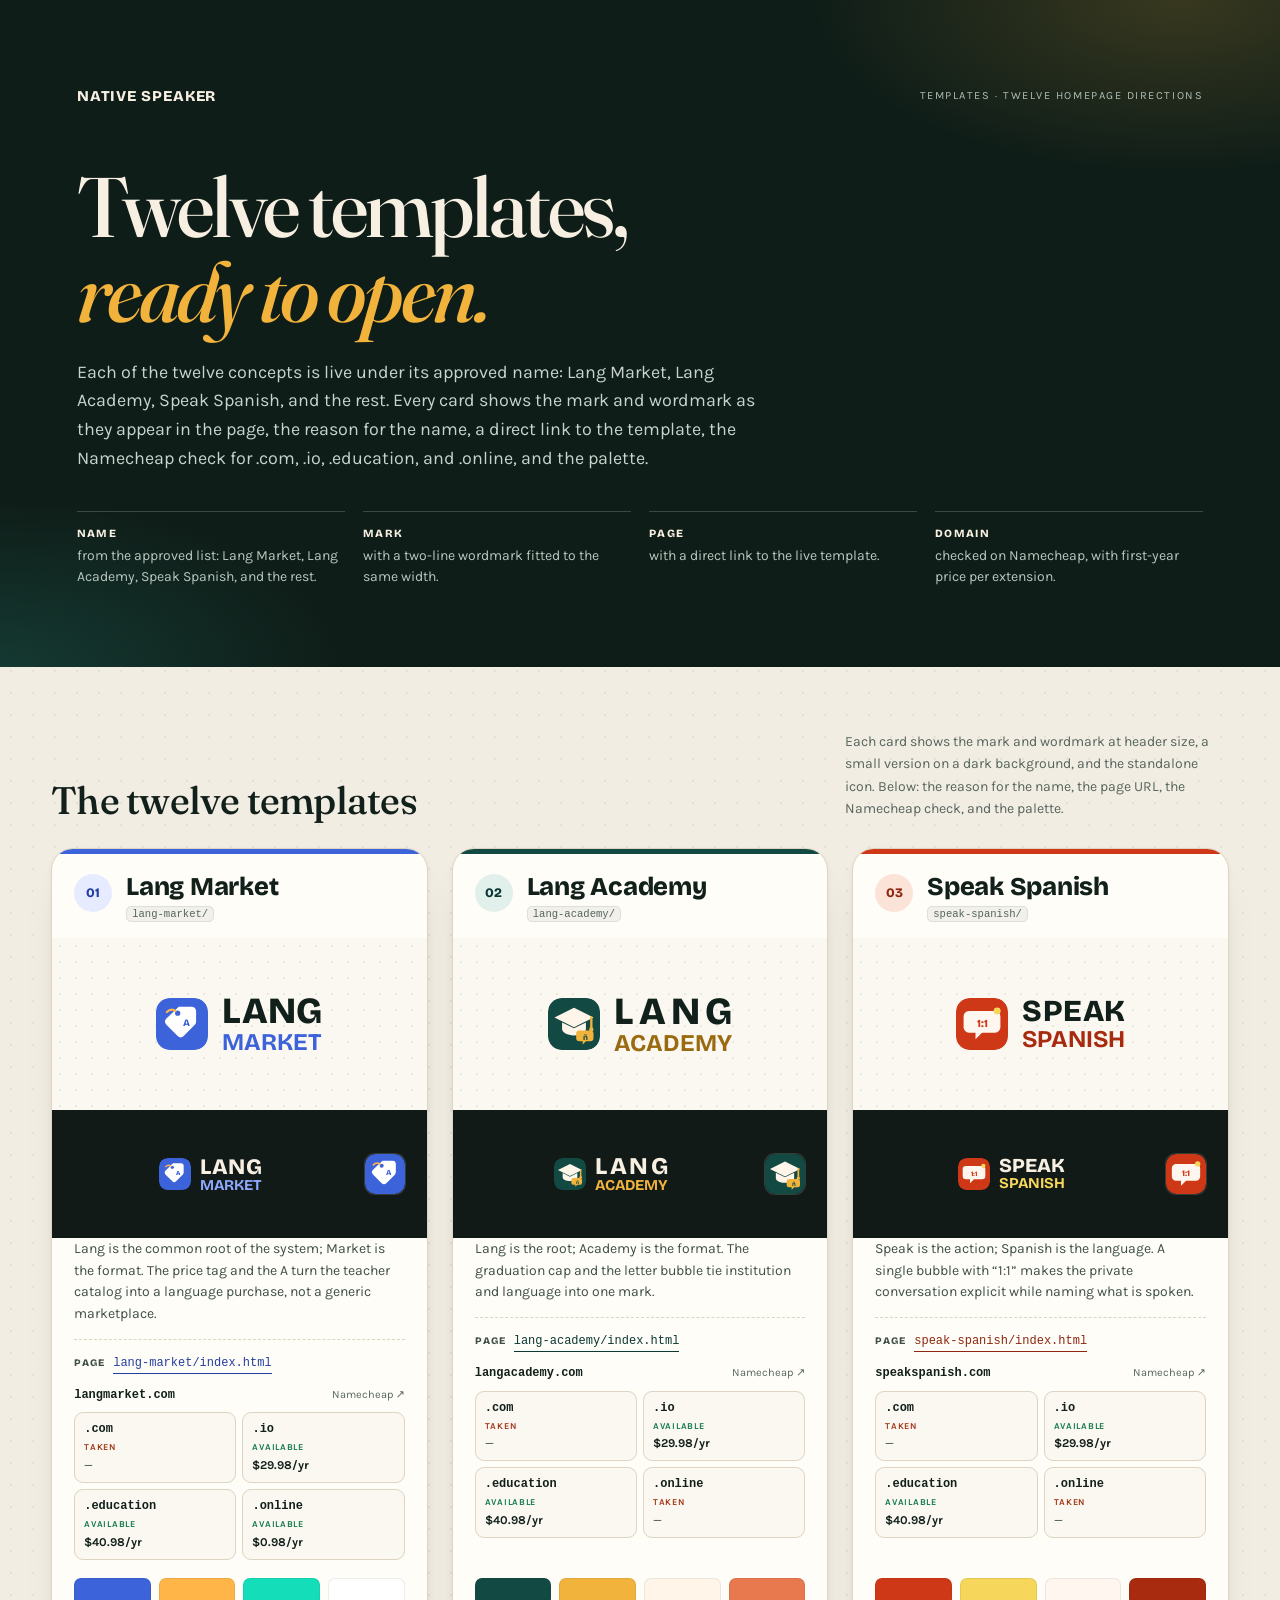
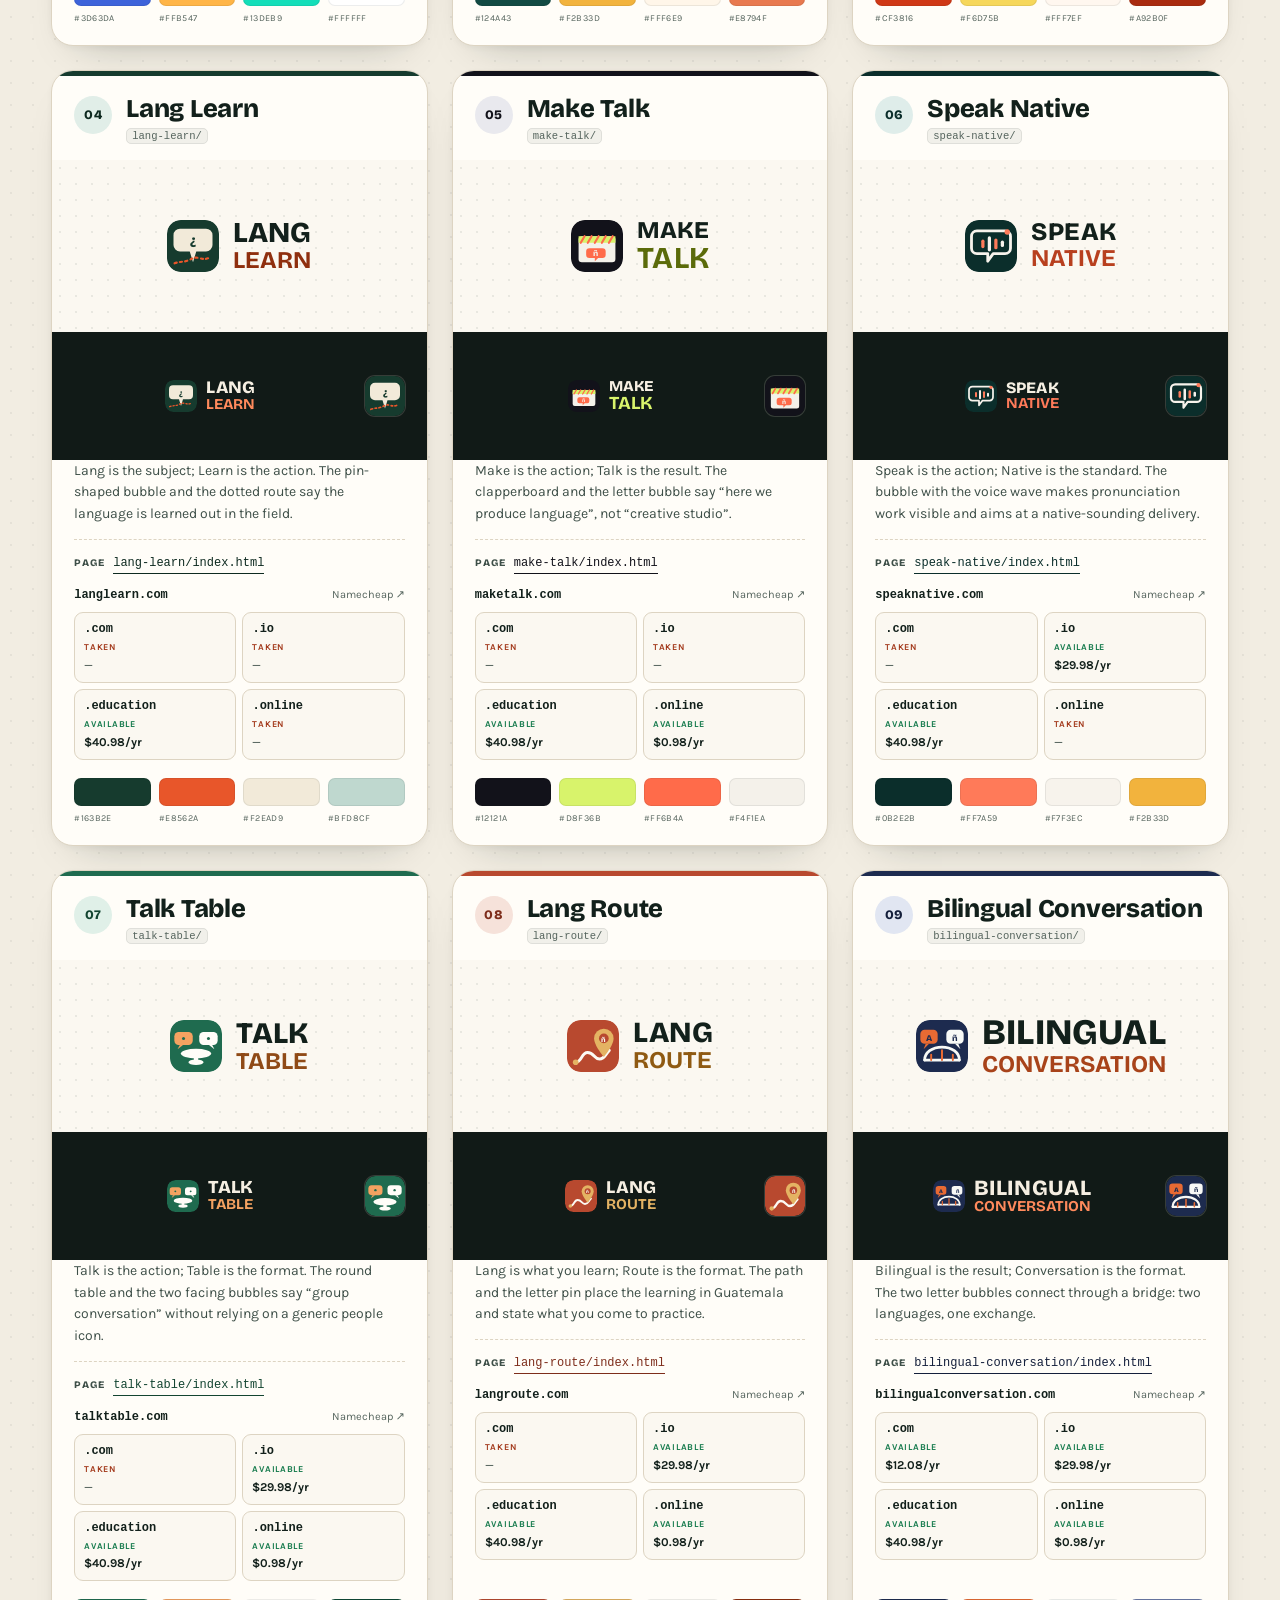
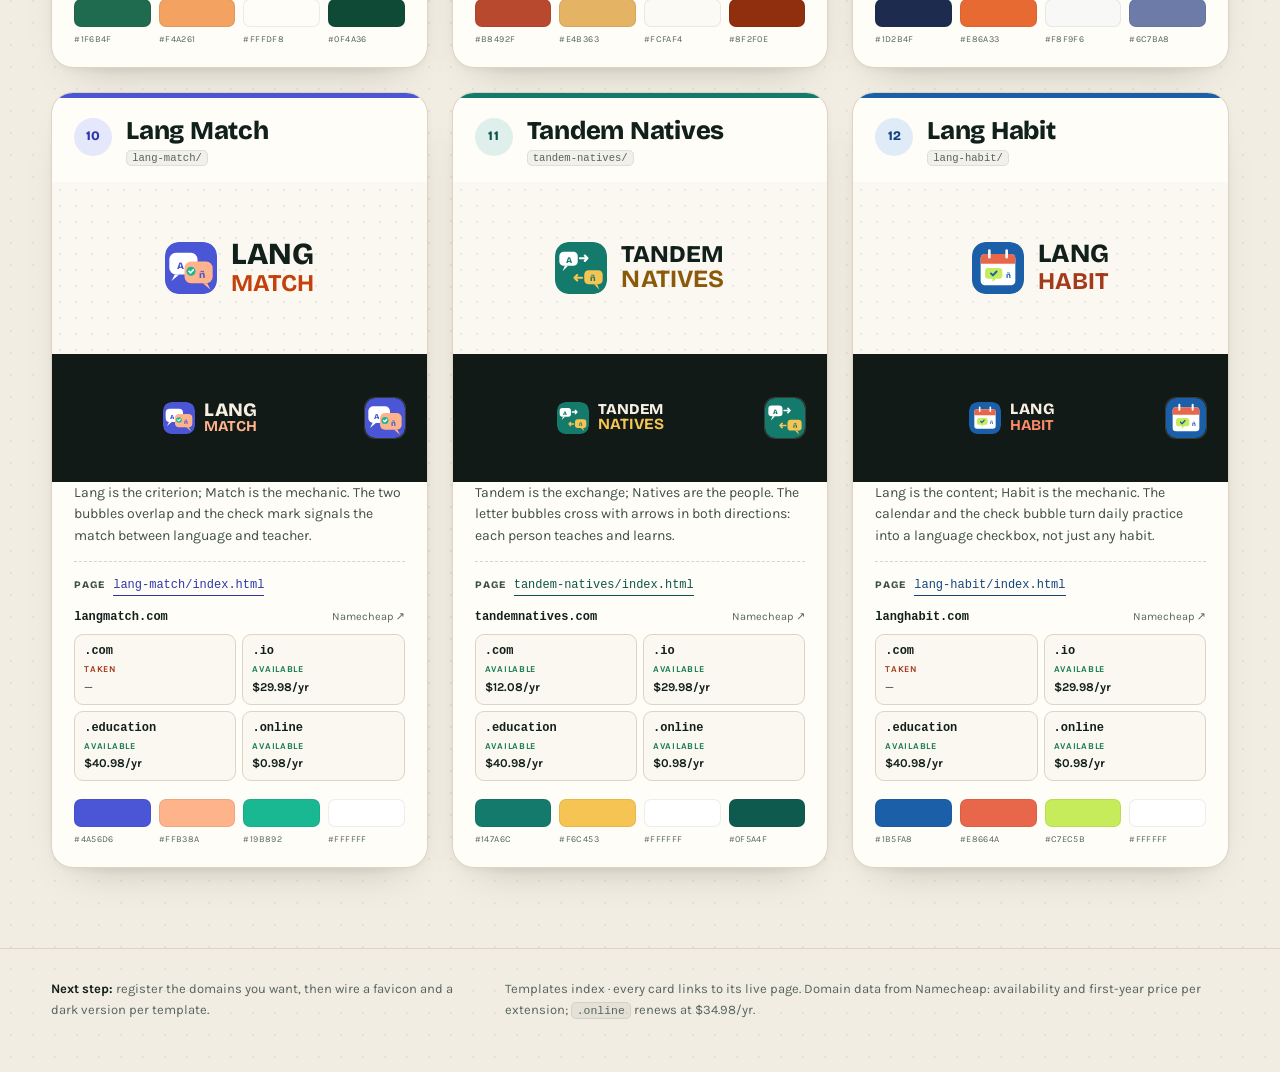
<file: index.html>
<!DOCTYPE html>
<html lang="en">
<head>
  <meta charset="utf-8">
  <meta name="viewport" content="width=device-width, initial-scale=1">
  <title>Templates — Native Speaker</title>
  <meta name="description" content="Twelve ready-to-use homepage templates for Native Speaker. Approved names, live pages, palettes, and a Namecheap check for .com, .io, .education, and .online.">
  <meta name="theme-color" content="#0f1d18">
  <link rel="preconnect" href="https://fonts.googleapis.com">
  <link rel="preconnect" href="https://fonts.gstatic.com" crossorigin>
  <link href="https://fonts.googleapis.com/css2?family=Bricolage+Grotesque:opsz,wght@12..96,400..800&family=Fraunces:ital,opsz,wght@0,9..144,300..700;1,9..144,300..700&family=Karla:ital,wght@0,400..700;1,400..600&display=swap" rel="stylesheet">
  <style>
  :root {
    --paper: #f2ede2;
    --paper-2: #fbf8f1;
    --ink: #12201b;
    --ink-soft: #3e4f48;
    --muted: #55645d;
    --line: #ddd4c2;
    --line-strong: #c9bda6;
    --white: #fffdf8;
    --serif: "Fraunces", Georgia, "Times New Roman", serif;
    --sans: "Karla", "Segoe UI", system-ui, sans-serif;
    --display: "Bricolage Grotesque", "Segoe UI", system-ui, sans-serif;
    --shadow: 0 20px 40px -28px rgba(18, 32, 27, 0.35), 0 2px 6px rgba(18, 32, 27, 0.04);
  }

  *,
  *::before,
  *::after {
    box-sizing: border-box;
  }

  html {
    scroll-behavior: smooth;
    -webkit-text-size-adjust: 100%;
  }

  body {
    margin: 0;
    background: var(--paper);
    background-image: radial-gradient(rgba(18, 32, 27, 0.06) 1px, transparent 1px);
    background-size: 22px 22px;
    color: var(--ink);
    font-family: var(--sans);
    font-size: 16px;
    line-height: 1.6;
    -webkit-font-smoothing: antialiased;
  }

  h1,
  h2,
  h3,
  p {
    margin: 0;
  }

  ul {
    margin: 0;
    padding: 0;
    list-style: none;
  }

  code {
    padding: 1px 5px;
    border-radius: 5px;
    background: rgba(18, 32, 27, 0.06);
    border: 1px solid rgba(18, 32, 27, 0.08);
    font-family: ui-monospace, "Cascadia Mono", Consolas, monospace;
    font-size: 0.88em;
  }

  ::selection {
    background: #f2b33d;
    color: #12201b;
  }

  :focus-visible {
    outline: 3px solid #c25028;
    outline-offset: 3px;
    border-radius: 4px;
  }

  .skip-link {
    position: absolute;
    top: 0;
    left: -999px;
    z-index: 20;
    padding: 10px 14px;
    background: #f2b33d;
    color: #12201b;
    font-weight: 700;
    text-decoration: none;
  }

  .skip-link:focus {
    top: 12px;
    left: 12px;
  }

  .sprite {
    position: absolute;
    width: 0;
    height: 0;
    overflow: hidden;
  }

  .hero {
    position: relative;
    overflow: hidden;
    padding: clamp(38px, 7vw, 84px) clamp(20px, 6vw, 88px) clamp(44px, 7vw, 80px);
    background: #0f1d18;
    color: #f6efe2;
  }

  .hero::before {
    content: "";
    position: absolute;
    inset: 0;
    pointer-events: none;
    background:
      radial-gradient(42% 38% at 92% 0%, rgba(242, 179, 61, 0.18), transparent 68%),
      radial-gradient(38% 36% at 0% 100%, rgba(30, 110, 98, 0.35), transparent 70%);
  }

  .hero-inner {
    position: relative;
    max-width: 1320px;
    margin: 0 auto;
  }

  .hero-top {
    display: flex;
    align-items: center;
    justify-content: space-between;
    gap: 18px;
    font-size: 11px;
    letter-spacing: 0.14em;
    text-transform: uppercase;
  }

  .hero-brand {
    font-family: var(--display);
    font-size: 15px;
    font-weight: 800;
    letter-spacing: 0.06em;
  }

  .hero-tag {
    color: #aebfb6;
  }

  .hero h1 {
    max-width: 17ch;
    margin-top: clamp(30px, 5vw, 56px);
    font-family: var(--serif);
    font-size: clamp(40px, 6.6vw, 86px);
    font-weight: 500;
    line-height: 1.01;
    letter-spacing: -0.035em;
    text-wrap: balance;
  }

  .hero h1 em {
    color: #f2b33d;
    font-style: italic;
  }

  .hero-lede {
    max-width: 64ch;
    margin-top: 24px;
    color: #c7d4cd;
    font-size: clamp(16px, 1.4vw, 19px);
  }

  .criteria {
    display: grid;
    grid-template-columns: repeat(4, minmax(0, 1fr));
    gap: 18px;
    margin-top: 38px;
  }

  .criteria li {
    padding-top: 14px;
    border-top: 1px solid rgba(246, 239, 226, 0.2);
    color: #b9c8c0;
    font-size: 14px;
    line-height: 1.45;
  }

  .criteria strong {
    display: block;
    margin-bottom: 4px;
    color: #f6efe2;
    font-family: var(--display);
    font-size: 11px;
    font-weight: 800;
    letter-spacing: 0.12em;
    text-transform: uppercase;
  }

  .sheet {
    padding: clamp(30px, 5vw, 64px) clamp(16px, 4vw, 56px) 80px;
  }

  .sheet-head {
    display: flex;
    align-items: flex-end;
    justify-content: space-between;
    gap: 24px;
    max-width: 1320px;
    margin: 0 auto 28px;
  }

  .sheet-head h2 {
    font-family: var(--serif);
    font-size: clamp(28px, 3vw, 46px);
    font-weight: 500;
    line-height: 1.05;
    letter-spacing: -0.02em;
  }

  .sheet-head p {
    max-width: 48ch;
    color: var(--muted);
    font-size: 14px;
  }

  .grid {
    display: grid;
    grid-template-columns: repeat(3, minmax(0, 1fr));
    gap: 24px;
    max-width: 1320px;
    margin: 0 auto;
  }

  .card {
    display: flex;
    flex-direction: column;
    overflow: hidden;
    border: 1px solid var(--line);
    border-radius: 22px;
    background: var(--white);
    box-shadow: var(--shadow);
  }

  .card::before {
    content: "";
    display: block;
    height: 5px;
    background: var(--accent);
  }

  .card-head {
    display: flex;
    align-items: flex-start;
    gap: 14px;
    padding: 20px 22px 16px;
  }

  .card-index {
    display: grid;
    place-items: center;
    width: 38px;
    height: 38px;
    flex: none;
    border-radius: 50%;
    background: var(--accent-soft);
    color: var(--accent-ink);
    font-family: var(--display);
    font-size: 13px;
    font-weight: 800;
    letter-spacing: 0.02em;
  }

  .card-head h3 {
    font-family: var(--display);
    font-size: clamp(22px, 2vw, 28px);
    font-weight: 800;
    line-height: 1.05;
    letter-spacing: -0.01em;
  }

  .card-meta {
    margin-top: 4px;
    color: var(--muted);
    font-size: 12px;
    line-height: 1.4;
  }

  .stage {
    display: grid;
    place-items: center;
    padding: 30px 22px;
  }

  .stage--light {
    min-height: 172px;
    background: var(--paper-2);
    background-image: radial-gradient(rgba(18, 32, 27, 0.08) 1px, transparent 1px);
    background-size: 16px 16px;
    color: var(--ink);
  }

  .stage--dark {
    grid-template-columns: 1fr auto;
    gap: 18px;
    min-height: 128px;
    background: #111a17;
    color: #f6efe2;
  }

  .lockup {
    display: flex;
    align-items: center;
    gap: 14px;
    font-size: 24px;
  }

  .lockup--small {
    gap: 9px;
    font-size: 15px;
  }

  .mark {
    width: 52px;
    height: 52px;
    flex: none;
    border-radius: 13px;
  }

  .lockup--small .mark {
    width: 32px;
    height: 32px;
    border-radius: 8px;
  }

  .mark--icon {
    width: 40px;
    height: 40px;
    border-radius: 10px;
    box-shadow: 0 0 0 1px rgba(246, 239, 226, 0.16);
  }

  .wordmark {
    display: flex;
    flex-direction: column;
    align-items: flex-start;
    gap: 0.06em;
    line-height: 0.92;
    white-space: nowrap;
  }

  .wm-top {
    font-family: var(--display);
    font-size: 1em;
    font-weight: 800;
    letter-spacing: 0;
    line-height: 0.95;
    color: currentColor;
  }

  .wm-bottom {
    font-family: var(--display);
    font-size: 1em;
    font-weight: 700;
    letter-spacing: 0;
    line-height: 1;
    color: var(--wm-accent, var(--accent));
  }

  .stage--dark .wm-bottom {
    color: var(--accent-dark, var(--accent));
  }

  .card-body {
    display: flex;
    flex: 1;
    flex-direction: column;
    padding: 0 22px 20px;
  }

  .rationale {
    color: var(--ink-soft);
    font-size: 14px;
    line-height: 1.55;
  }

  .card-url {
    display: flex;
    flex-wrap: wrap;
    align-items: baseline;
    gap: 6px 8px;
    margin-top: 14px;
    padding-top: 14px;
    border-top: 1px dashed var(--line);
    color: var(--muted);
    font-size: 12px;
  }

  .card-url-label {
    color: var(--ink-soft);
    font-family: var(--display);
    font-size: 10px;
    font-weight: 800;
    letter-spacing: 0.1em;
    text-transform: uppercase;
  }

  .card-url a {
    border-bottom: 1px solid currentColor;
    color: var(--accent-ink);
    font-family: ui-monospace, "Cascadia Mono", Consolas, monospace;
    font-size: 12px;
    text-decoration: none;
  }

  .domain {
    margin-top: 12px;
  }

  .domain-head {
    display: flex;
    align-items: baseline;
    justify-content: space-between;
    gap: 10px;
    margin-bottom: 7px;
  }

  .domain-name {
    color: var(--ink);
    font-family: ui-monospace, "Cascadia Mono", Consolas, monospace;
    font-size: 12px;
    font-weight: 700;
  }

  .domain-check {
    color: var(--muted);
    font-size: 11px;
    text-decoration: none;
    white-space: nowrap;
  }

  .domain-check:hover {
    color: var(--accent-ink);
  }

  .domain-grid {
    display: grid;
    grid-template-columns: repeat(2, minmax(0, 1fr));
    gap: 6px;
  }

  .tld {
    display: grid;
    gap: 1px;
    padding: 7px 9px;
    border: 1px solid var(--line);
    border-radius: 9px;
    background: var(--paper-2);
  }

  .tld-ext {
    color: var(--ink);
    font-family: ui-monospace, "Cascadia Mono", Consolas, monospace;
    font-size: 12px;
    font-weight: 700;
  }

  .tld-status {
    font-size: 9px;
    font-weight: 700;
    letter-spacing: 0.08em;
    text-transform: uppercase;
  }

  .tld--free .tld-status {
    color: #157a4c;
  }

  .tld--taken .tld-status {
    color: #a33a1c;
  }

  .tld-price {
    color: var(--ink);
    font-size: 12px;
    font-weight: 700;
  }

  .tld--taken .tld-price {
    color: var(--muted);
    font-weight: 500;
  }

  .palette {
    display: flex;
    gap: 8px;
    margin-top: auto;
    padding-top: 18px;
  }

  .swatch {
    flex: 1;
    min-width: 0;
  }

  .swatch > span {
    display: block;
    height: 28px;
    border: 1px solid rgba(18, 32, 27, 0.08);
    border-radius: 7px;
  }

  .swatch small {
    display: block;
    margin-top: 5px;
    overflow: hidden;
    color: var(--muted);
    font-size: 9px;
    letter-spacing: 0.04em;
    text-overflow: ellipsis;
    text-transform: uppercase;
    white-space: nowrap;
  }

  .footer {
    padding: 30px clamp(16px, 4vw, 56px) 52px;
    border-top: 1px solid var(--line);
  }

  .footer-inner {
    display: flex;
    align-items: flex-start;
    justify-content: space-between;
    gap: 24px;
    max-width: 1320px;
    margin: 0 auto;
    color: var(--muted);
    font-size: 13px;
  }

  .footer-inner strong {
    color: var(--ink);
  }

  @media (max-width: 1100px) {
    .grid {
      grid-template-columns: repeat(2, minmax(0, 1fr));
    }

    .criteria {
      grid-template-columns: repeat(2, minmax(0, 1fr));
    }
  }

  @media (max-width: 760px) {
    .grid {
      grid-template-columns: 1fr;
    }

    .hero-top {
      flex-direction: column;
      align-items: flex-start;
    }

    .sheet-head {
      flex-direction: column;
      align-items: flex-start;
    }

    .criteria {
      grid-template-columns: 1fr;
    }

    .stage--dark {
      grid-template-columns: 1fr;
      justify-items: center;
    }

    .footer-inner {
      flex-direction: column;
    }
  }

  @media (max-width: 420px) {
    .lockup {
      gap: 10px;
    }

    .mark {
      width: 44px;
      height: 44px;
    }
  }

  @media (prefers-reduced-motion: reduce) {
    html {
      scroll-behavior: auto;
    }
  }
</style>
</head>
<body>
  <svg class="sprite" aria-hidden="true" focusable="false"><defs><symbol id="mark-01" viewBox="0 0 48 48">
      <rect width="48" height="48" rx="13" fill="#3D63DA"/>
      <path d="M21 8h12a4 4 0 0 1 4 4v10a4 4 0 0 1-1.2 2.8L25.6 35a4 4 0 0 1-5.6 0L9.6 24.6a4 4 0 0 1 0-5.6L21 8Z" fill="#FFFFFF"/>
      <circle cx="20" cy="14" r="2.4" fill="#3D63DA"/>
      <text x="28" y="25.5" text-anchor="middle" font-family="Bricolage Grotesque, sans-serif" font-size="9" font-weight="800" fill="#3D63DA">A</text>
      <path d="M18 12c-3-2-6-1-8 1" fill="none" stroke="#FFB547" stroke-width="2" stroke-linecap="round"/>
    </symbol>
<symbol id="mark-02" viewBox="0 0 48 48">
      <rect width="48" height="48" rx="13" fill="#124A43"/>
      <path d="M24 9 6 18l18 9 18-9-18-9Z" fill="#FFF6E9"/>
      <path d="M13 22.5v6.2c0 3.2 4.9 5.8 11 5.8s11-2.6 11-5.8v-6.2l-11 5.5-11-5.5Z" fill="#FFF6E9"/>
      <path d="M40 18v9" stroke="#F2B33D" stroke-width="2.2" stroke-linecap="round"/>
      <circle cx="40" cy="29" r="2" fill="#F2B33D"/>
      <path d="M29 30h10a3 3 0 0 1 3 3v4a3 3 0 0 1-3 3h-4l-3 3v-3h-3a3 3 0 0 1-3-3v-4a3 3 0 0 1 3-3Z" fill="#F2B33D"/>
      <text x="35" y="38.5" text-anchor="middle" font-family="Bricolage Grotesque, sans-serif" font-size="7" font-weight="800" fill="#124A43">ñ</text>
    </symbol>
<symbol id="mark-03" viewBox="0 0 48 48">
      <rect width="48" height="48" rx="13" fill="#CF3816"/>
      <path d="M12 12h24a5 5 0 0 1 5 5v10a5 5 0 0 1-5 5H24l-6 6v-6h-6a5 5 0 0 1-5-5V17a5 5 0 0 1 5-5Z" fill="#FFF7EF"/>
      <text x="24" y="26.5" text-anchor="middle" font-family="Bricolage Grotesque, sans-serif" font-size="10" font-weight="800" fill="#CF3816">1:1</text>
      <circle cx="38" cy="12" r="3.2" fill="#F6D75B"/>
    </symbol>
<symbol id="mark-04" viewBox="0 0 48 48">
      <rect width="48" height="48" rx="13" fill="#163B2E"/>
      <path d="M12 8h24a6 6 0 0 1 6 6v9a6 6 0 0 1-6 6H27l-3 10-3-10h-9a6 6 0 0 1-6-6v-9a6 6 0 0 1 6-6Z" fill="#F2EAD9"/>
      <text x="24" y="23.5" text-anchor="middle" font-family="Bricolage Grotesque, sans-serif" font-size="13" font-weight="800" fill="#163B2E">¿</text>
      <path d="M7 40c5-2 8-1 12-2.5s6-3.5 10-2.5 6 1.5 10 0" fill="none" stroke="#E8562A" stroke-width="2" stroke-linecap="round" stroke-dasharray="2 3"/>
    </symbol>
<symbol id="mark-05" viewBox="0 0 48 48">
      <rect width="48" height="48" rx="13" fill="#12121A"/>
      <rect x="7" y="15" width="34" height="24" rx="3" fill="#F4F1EA"/>
      <path d="M7 15h34v6H7z" fill="#D8F36B"/>
      <path d="M12.5 15 9 21M19 15l-3.5 6M25.5 15 22 21M32 15l-3.5 6M38.5 15 35 21" stroke="#FF6B4A" stroke-width="2" stroke-linecap="round"/>
      <path d="M17 26h12a3 3 0 0 1 3 3v3a3 3 0 0 1-3 3h-4l-3 3v-3h-5a3 3 0 0 1-3-3v-3a3 3 0 0 1 3-3Z" fill="#FF6B4A"/>
      <text x="23" y="33.5" text-anchor="middle" font-family="Bricolage Grotesque, sans-serif" font-size="7.5" font-weight="800" fill="#F4F1EA">ñ</text>
    </symbol>
<symbol id="mark-06" viewBox="0 0 48 48">
      <rect width="48" height="48" rx="13" fill="#0B2E2B"/>
      <path d="M11 10h26a5 5 0 0 1 5 5v11a5 5 0 0 1-5 5H26l-5 7v-7H11a5 5 0 0 1-5-5V15a5 5 0 0 1 5-5Z" fill="none" stroke="#F7F3EC" stroke-width="2.6" stroke-linejoin="round"/>
      <rect x="15" y="18" width="3" height="8" rx="1.5" fill="#FF7A59"/>
      <rect x="21" y="15" width="3" height="14" rx="1.5" fill="#F7F3EC"/>
      <rect x="27" y="17" width="3" height="10" rx="1.5" fill="#FF7A59"/>
      <rect x="33" y="19" width="3" height="6" rx="1.5" fill="#F7F3EC"/>
      <circle cx="39" cy="11" r="2.5" fill="#FF7A59"/>
    </symbol>
<symbol id="mark-07" viewBox="0 0 48 48">
      <rect width="48" height="48" rx="13" fill="#1F6B4F"/>
      <ellipse cx="24" cy="31" rx="14" ry="4.5" fill="#FFFDF8"/>
      <rect x="22" y="31" width="4" height="7" rx="1.5" fill="#FFFDF8"/>
      <ellipse cx="24" cy="39" rx="7" ry="2.5" fill="#FFFDF8"/>
      <rect x="4" y="11" width="17" height="12" rx="4" fill="#F4A261"/>
      <path d="M9 23l-2 4 5-4" fill="#F4A261"/>
      <rect x="27" y="11" width="17" height="12" rx="4" fill="#FFFDF8"/>
      <path d="M39 23l2 4-5-4" fill="#FFFDF8"/>
      <circle cx="12.5" cy="17" r="1.4" fill="#1F6B4F"/>
      <circle cx="35.5" cy="17" r="1.4" fill="#1F6B4F"/>
    </symbol>
<symbol id="mark-08" viewBox="0 0 48 48">
      <rect width="48" height="48" rx="13" fill="#B8492F"/>
      <path d="M8 39c6 0 5-9 11-9s6 6 11 6 5-4 9-8" fill="none" stroke="#FCFAF4" stroke-width="2.8" stroke-linecap="round"/>
      <circle cx="8" cy="39" r="2.6" fill="#E4B363"/>
      <path d="M34 8a9 9 0 0 0-9 9c0 6.5 9 17 9 17s9-10.5 9-17a9 9 0 0 0-9-9Z" fill="#E4B363"/>
      <circle cx="34" cy="17" r="4.5" fill="#B8492F"/>
      <text x="34" y="20" text-anchor="middle" font-family="Bricolage Grotesque, sans-serif" font-size="6.5" font-weight="800" fill="#FCFAF4">ñ</text>
    </symbol>
<symbol id="mark-09" viewBox="0 0 48 48">
      <rect width="48" height="48" rx="13" fill="#1D2B4F"/>
      <rect x="4" y="9" width="16" height="13" rx="4" fill="#E86A33"/>
      <path d="M9 22l-2 5 5-5" fill="#E86A33"/>
      <text x="12" y="19" text-anchor="middle" font-family="Bricolage Grotesque, sans-serif" font-size="8" font-weight="800" fill="#1D2B4F">A</text>
      <rect x="28" y="9" width="16" height="13" rx="4" fill="#F8F9F6"/>
      <path d="M39 22l2 5-5-5" fill="#F8F9F6"/>
      <text x="36" y="19" text-anchor="middle" font-family="Bricolage Grotesque, sans-serif" font-size="8" font-weight="800" fill="#1D2B4F">ñ</text>
      <path d="M8 37c0-7 7-12 16-12s16 5 16 12" fill="none" stroke="#F8F9F6" stroke-width="2.6" stroke-linecap="round"/>
      <path d="M8 37h32" stroke="#F8F9F6" stroke-width="2.6" stroke-linecap="round"/>
      <path d="M14 37v-5M24 37V28M34 37v-5" stroke="#E86A33" stroke-width="1.8" stroke-linecap="round"/>
    </symbol>
<symbol id="mark-10" viewBox="0 0 48 48">
      <rect width="48" height="48" rx="13" fill="#4A56D6"/>
      <rect x="4" y="10" width="26" height="20" rx="6" fill="#FFFFFF"/>
      <path d="M9 30l-3 6 7-6" fill="#FFFFFF"/>
      <rect x="18" y="18" width="26" height="20" rx="6" fill="#FFB38A"/>
      <path d="M39 38l3 6-7-6" fill="#FFB38A"/>
      <text x="14" y="25" text-anchor="middle" font-family="Bricolage Grotesque, sans-serif" font-size="9" font-weight="800" fill="#4A56D6">A</text>
      <text x="34" y="33" text-anchor="middle" font-family="Bricolage Grotesque, sans-serif" font-size="9" font-weight="800" fill="#4A56D6">ñ</text>
      <circle cx="24" cy="27" r="4.2" fill="#19B892"/>
      <path d="m22.2 27 1.4 1.4 2.5-2.6" fill="none" stroke="#FFFFFF" stroke-width="1.6" stroke-linecap="round" stroke-linejoin="round"/>
    </symbol>
<symbol id="mark-11" viewBox="0 0 48 48">
      <rect width="48" height="48" rx="13" fill="#147A6C"/>
      <rect x="4" y="9" width="17" height="13" rx="4" fill="#FFFFFF"/>
      <path d="M9 22l-2 5 5-5" fill="#FFFFFF"/>
      <text x="12.5" y="19" text-anchor="middle" font-family="Bricolage Grotesque, sans-serif" font-size="8" font-weight="800" fill="#147A6C">A</text>
      <rect x="27" y="26" width="17" height="13" rx="4" fill="#F6C453"/>
      <path d="M39 39l2 5-5-5" fill="#F6C453"/>
      <text x="35.5" y="36" text-anchor="middle" font-family="Bricolage Grotesque, sans-serif" font-size="8" font-weight="800" fill="#147A6C">ñ</text>
      <path d="M23 15h7m-2.5-2.5L30 15l-2.5 2.5" fill="none" stroke="#FFFFFF" stroke-width="2" stroke-linecap="round" stroke-linejoin="round"/>
      <path d="M25 33h-7m2.5-2.5L18 33l2.5 2.5" fill="none" stroke="#F6C453" stroke-width="2" stroke-linecap="round" stroke-linejoin="round"/>
    </symbol>
<symbol id="mark-12" viewBox="0 0 48 48">
      <rect width="48" height="48" rx="13" fill="#1B5FA8"/>
      <rect x="8" y="11" width="32" height="29" rx="4" fill="#FFFFFF"/>
      <path d="M8 15a4 4 0 0 1 4-4h24a4 4 0 0 1 4 4v5H8v-5Z" fill="#E8664A"/>
      <path d="M16 8v6M32 8v6" stroke="#FFFFFF" stroke-width="2.4" stroke-linecap="round"/>
      <path d="M15 24h10a3 3 0 0 1 3 3v4a3 3 0 0 1-3 3h-3l-3 3v-3h-4a3 3 0 0 1-3-3v-4a3 3 0 0 1 3-3Z" fill="#C7EC5B"/>
      <path d="m17.5 29 1.8 1.8 3.4-3.6" fill="none" stroke="#1B5FA8" stroke-width="1.8" stroke-linecap="round" stroke-linejoin="round"/>
      <text x="34" y="33" text-anchor="middle" font-family="Bricolage Grotesque, sans-serif" font-size="7" font-weight="800" fill="#1B5FA8">ñ</text>
    </symbol></defs></svg>
  <a class="skip-link" href="#templates">Skip to the templates</a>

  <header class="hero">
    <div class="hero-inner">
      <div class="hero-top">
        <span class="hero-brand">Native Speaker</span>
        <span class="hero-tag">Templates · twelve homepage directions</span>
      </div>
      <h1>Twelve templates,<br><em>ready to open.</em></h1>
      <p class="hero-lede">Each of the twelve concepts is live under its approved name: Lang Market, Lang Academy, Speak Spanish, and the rest. Every card shows the mark and wordmark as they appear in the page, the reason for the name, a direct link to the template, the Namecheap check for .com, .io, .education, and .online, and the palette.</p>
      <ul class="criteria">
        <li><strong>Name</strong> from the approved list: Lang Market, Lang Academy, Speak Spanish, and the rest.</li>
        <li><strong>Mark</strong> with a two-line wordmark fitted to the same width.</li>
        <li><strong>Page</strong> with a direct link to the live template.</li>
        <li><strong>Domain</strong> checked on Namecheap, with first-year price per extension.</li>
      </ul>
    </div>
  </header>

  <main class="sheet" id="templates">
    <div class="sheet-head">
      <h2>The twelve templates</h2>
      <p>Each card shows the mark and wordmark at header size, a small version on a dark background, and the standalone icon. Below: the reason for the name, the page URL, the Namecheap check, and the palette.</p>
    </div>
    <div class="grid">
      <article class="card" id="lang-market" style="--accent:#3D63DA;--accent-soft:#E6EBFF;--accent-ink:#243FA0">
    <div class="card-head">
      <span class="card-index">01</span>
      <div>
        <h3>Lang Market</h3>
        <p class="card-meta"><code>lang-market/</code></p>
      </div>
    </div>
    <div class="stage stage--light">
      <div class="lockup" style="--accent:#3D63DA;--wm-accent:#3D63DA;--accent-dark:#8FA8FF">
    <svg class="mark" viewBox="0 0 48 48" aria-hidden="true" focusable="false"><use href="#mark-01"></use></svg>
    <span class="wordmark" aria-hidden="true">
    <span class="wm-top">LANG</span>
    <span class="wm-bottom">MARKET</span>
  </span>
  </div>
    </div>
    <div class="stage stage--dark">
      <div class="lockup lockup--small" style="--accent:#3D63DA;--wm-accent:#3D63DA;--accent-dark:#8FA8FF">
    <svg class="mark" viewBox="0 0 48 48" aria-hidden="true" focusable="false"><use href="#mark-01"></use></svg>
    <span class="wordmark" aria-hidden="true">
    <span class="wm-top">LANG</span>
    <span class="wm-bottom">MARKET</span>
  </span>
  </div>
      <svg class="mark mark--icon" viewBox="0 0 48 48" aria-hidden="true" focusable="false"><use href="#mark-01"></use></svg>
    </div>
    <div class="card-body">
      <p class="rationale">Lang is the common root of the system; Market is the format. The price tag and the A turn the teacher catalog into a language purchase, not a generic marketplace.</p>
      <div class="card-url">
        <span class="card-url-label">Page</span>
        <a href="lang-market/index.html">lang-market/index.html</a>
      </div>
      <div class="domain">
    <div class="domain-head">
      <span class="domain-name">langmarket.com</span>
      <a class="domain-check" href="https://www.namecheap.com/domains/registration/results/?domain=langmarket.com" target="_blank" rel="noopener">Namecheap ↗</a>
    </div>
    <div class="domain-grid"><div class="tld tld--taken">
        <span class="tld-ext">.com</span>
        <span class="tld-status">Taken</span>
        <span class="tld-price">—</span>
      </div><div class="tld tld--free">
        <span class="tld-ext">.io</span>
        <span class="tld-status">Available</span>
        <span class="tld-price">$29.98/yr</span>
      </div><div class="tld tld--free">
        <span class="tld-ext">.education</span>
        <span class="tld-status">Available</span>
        <span class="tld-price">$40.98/yr</span>
      </div><div class="tld tld--free">
        <span class="tld-ext">.online</span>
        <span class="tld-status">Available</span>
        <span class="tld-price">$0.98/yr</span>
      </div></div>
  </div>
      <div class="palette" aria-label="Color palette">
        <span class="swatch"><span style="background:#3D63DA"></span><small>#3D63DA</small></span><span class="swatch"><span style="background:#FFB547"></span><small>#FFB547</small></span><span class="swatch"><span style="background:#13DEB9"></span><small>#13DEB9</small></span><span class="swatch"><span style="background:#FFFFFF"></span><small>#FFFFFF</small></span>
      </div>
    </div>
  </article>
<article class="card" id="language-academy" style="--accent:#124A43;--accent-soft:#E2F0EB;--accent-ink:#0C3833">
    <div class="card-head">
      <span class="card-index">02</span>
      <div>
        <h3>Lang Academy</h3>
        <p class="card-meta"><code>lang-academy/</code></p>
      </div>
    </div>
    <div class="stage stage--light">
      <div class="lockup" style="--accent:#124A43;--wm-accent:#9A6A10;--accent-dark:#F2B33D">
    <svg class="mark" viewBox="0 0 48 48" aria-hidden="true" focusable="false"><use href="#mark-02"></use></svg>
    <span class="wordmark" aria-hidden="true">
    <span class="wm-top">LANG</span>
    <span class="wm-bottom">ACADEMY</span>
  </span>
  </div>
    </div>
    <div class="stage stage--dark">
      <div class="lockup lockup--small" style="--accent:#124A43;--wm-accent:#9A6A10;--accent-dark:#F2B33D">
    <svg class="mark" viewBox="0 0 48 48" aria-hidden="true" focusable="false"><use href="#mark-02"></use></svg>
    <span class="wordmark" aria-hidden="true">
    <span class="wm-top">LANG</span>
    <span class="wm-bottom">ACADEMY</span>
  </span>
  </div>
      <svg class="mark mark--icon" viewBox="0 0 48 48" aria-hidden="true" focusable="false"><use href="#mark-02"></use></svg>
    </div>
    <div class="card-body">
      <p class="rationale">Lang is the root; Academy is the format. The graduation cap and the letter bubble tie institution and language into one mark.</p>
      <div class="card-url">
        <span class="card-url-label">Page</span>
        <a href="lang-academy/index.html">lang-academy/index.html</a>
      </div>
      <div class="domain">
    <div class="domain-head">
      <span class="domain-name">langacademy.com</span>
      <a class="domain-check" href="https://www.namecheap.com/domains/registration/results/?domain=langacademy.com" target="_blank" rel="noopener">Namecheap ↗</a>
    </div>
    <div class="domain-grid"><div class="tld tld--taken">
        <span class="tld-ext">.com</span>
        <span class="tld-status">Taken</span>
        <span class="tld-price">—</span>
      </div><div class="tld tld--free">
        <span class="tld-ext">.io</span>
        <span class="tld-status">Available</span>
        <span class="tld-price">$29.98/yr</span>
      </div><div class="tld tld--free">
        <span class="tld-ext">.education</span>
        <span class="tld-status">Available</span>
        <span class="tld-price">$40.98/yr</span>
      </div><div class="tld tld--taken">
        <span class="tld-ext">.online</span>
        <span class="tld-status">Taken</span>
        <span class="tld-price">—</span>
      </div></div>
  </div>
      <div class="palette" aria-label="Color palette">
        <span class="swatch"><span style="background:#124A43"></span><small>#124A43</small></span><span class="swatch"><span style="background:#F2B33D"></span><small>#F2B33D</small></span><span class="swatch"><span style="background:#FFF6E9"></span><small>#FFF6E9</small></span><span class="swatch"><span style="background:#E8794F"></span><small>#E8794F</small></span>
      </div>
    </div>
  </article>
<article class="card" id="speak-1-to-1" style="--accent:#CF3816;--accent-soft:#FBE3D8;--accent-ink:#8E2610">
    <div class="card-head">
      <span class="card-index">03</span>
      <div>
        <h3>Speak Spanish</h3>
        <p class="card-meta"><code>speak-spanish/</code></p>
      </div>
    </div>
    <div class="stage stage--light">
      <div class="lockup" style="--accent:#CF3816;--wm-accent:#A92B0F;--accent-dark:#F6D75B">
    <svg class="mark" viewBox="0 0 48 48" aria-hidden="true" focusable="false"><use href="#mark-03"></use></svg>
    <span class="wordmark" aria-hidden="true">
    <span class="wm-top">SPEAK</span>
    <span class="wm-bottom">SPANISH</span>
  </span>
  </div>
    </div>
    <div class="stage stage--dark">
      <div class="lockup lockup--small" style="--accent:#CF3816;--wm-accent:#A92B0F;--accent-dark:#F6D75B">
    <svg class="mark" viewBox="0 0 48 48" aria-hidden="true" focusable="false"><use href="#mark-03"></use></svg>
    <span class="wordmark" aria-hidden="true">
    <span class="wm-top">SPEAK</span>
    <span class="wm-bottom">SPANISH</span>
  </span>
  </div>
      <svg class="mark mark--icon" viewBox="0 0 48 48" aria-hidden="true" focusable="false"><use href="#mark-03"></use></svg>
    </div>
    <div class="card-body">
      <p class="rationale">Speak is the action; Spanish is the language. A single bubble with “1:1” makes the private conversation explicit while naming what is spoken.</p>
      <div class="card-url">
        <span class="card-url-label">Page</span>
        <a href="speak-spanish/index.html">speak-spanish/index.html</a>
      </div>
      <div class="domain">
    <div class="domain-head">
      <span class="domain-name">speakspanish.com</span>
      <a class="domain-check" href="https://www.namecheap.com/domains/registration/results/?domain=speakspanish.com" target="_blank" rel="noopener">Namecheap ↗</a>
    </div>
    <div class="domain-grid"><div class="tld tld--taken">
        <span class="tld-ext">.com</span>
        <span class="tld-status">Taken</span>
        <span class="tld-price">—</span>
      </div><div class="tld tld--free">
        <span class="tld-ext">.io</span>
        <span class="tld-status">Available</span>
        <span class="tld-price">$29.98/yr</span>
      </div><div class="tld tld--free">
        <span class="tld-ext">.education</span>
        <span class="tld-status">Available</span>
        <span class="tld-price">$40.98/yr</span>
      </div><div class="tld tld--taken">
        <span class="tld-ext">.online</span>
        <span class="tld-status">Taken</span>
        <span class="tld-price">—</span>
      </div></div>
  </div>
      <div class="palette" aria-label="Color palette">
        <span class="swatch"><span style="background:#CF3816"></span><small>#CF3816</small></span><span class="swatch"><span style="background:#F6D75B"></span><small>#F6D75B</small></span><span class="swatch"><span style="background:#FFF7EF"></span><small>#FFF7EF</small></span><span class="swatch"><span style="background:#A92B0F"></span><small>#A92B0F</small></span>
      </div>
    </div>
  </article>
<article class="card" id="street-lang" style="--accent:#163B2E;--accent-soft:#E1EEE8;--accent-ink:#0E2A20">
    <div class="card-head">
      <span class="card-index">04</span>
      <div>
        <h3>Lang Learn</h3>
        <p class="card-meta"><code>lang-learn/</code></p>
      </div>
    </div>
    <div class="stage stage--light">
      <div class="lockup" style="--accent:#163B2E;--wm-accent:#8F2F0E;--accent-dark:#FF8A5C">
    <svg class="mark" viewBox="0 0 48 48" aria-hidden="true" focusable="false"><use href="#mark-04"></use></svg>
    <span class="wordmark" aria-hidden="true">
    <span class="wm-top">LANG</span>
    <span class="wm-bottom">LEARN</span>
  </span>
  </div>
    </div>
    <div class="stage stage--dark">
      <div class="lockup lockup--small" style="--accent:#163B2E;--wm-accent:#8F2F0E;--accent-dark:#FF8A5C">
    <svg class="mark" viewBox="0 0 48 48" aria-hidden="true" focusable="false"><use href="#mark-04"></use></svg>
    <span class="wordmark" aria-hidden="true">
    <span class="wm-top">LANG</span>
    <span class="wm-bottom">LEARN</span>
  </span>
  </div>
      <svg class="mark mark--icon" viewBox="0 0 48 48" aria-hidden="true" focusable="false"><use href="#mark-04"></use></svg>
    </div>
    <div class="card-body">
      <p class="rationale">Lang is the subject; Learn is the action. The pin-shaped bubble and the dotted route say the language is learned out in the field.</p>
      <div class="card-url">
        <span class="card-url-label">Page</span>
        <a href="lang-learn/index.html">lang-learn/index.html</a>
      </div>
      <div class="domain">
    <div class="domain-head">
      <span class="domain-name">langlearn.com</span>
      <a class="domain-check" href="https://www.namecheap.com/domains/registration/results/?domain=langlearn.com" target="_blank" rel="noopener">Namecheap ↗</a>
    </div>
    <div class="domain-grid"><div class="tld tld--taken">
        <span class="tld-ext">.com</span>
        <span class="tld-status">Taken</span>
        <span class="tld-price">—</span>
      </div><div class="tld tld--taken">
        <span class="tld-ext">.io</span>
        <span class="tld-status">Taken</span>
        <span class="tld-price">—</span>
      </div><div class="tld tld--free">
        <span class="tld-ext">.education</span>
        <span class="tld-status">Available</span>
        <span class="tld-price">$40.98/yr</span>
      </div><div class="tld tld--taken">
        <span class="tld-ext">.online</span>
        <span class="tld-status">Taken</span>
        <span class="tld-price">—</span>
      </div></div>
  </div>
      <div class="palette" aria-label="Color palette">
        <span class="swatch"><span style="background:#163B2E"></span><small>#163B2E</small></span><span class="swatch"><span style="background:#E8562A"></span><small>#E8562A</small></span><span class="swatch"><span style="background:#F2EAD9"></span><small>#F2EAD9</small></span><span class="swatch"><span style="background:#BFD8CF"></span><small>#BFD8CF</small></span>
      </div>
    </div>
  </article>
<article class="card" id="do-speak" style="--accent:#12121A;--accent-soft:#E9E9EE;--accent-ink:#12121A">
    <div class="card-head">
      <span class="card-index">05</span>
      <div>
        <h3>Make Talk</h3>
        <p class="card-meta"><code>make-talk/</code></p>
      </div>
    </div>
    <div class="stage stage--light">
      <div class="lockup" style="--accent:#12121A;--wm-accent:#5B6B0A;--accent-dark:#D8F36B">
    <svg class="mark" viewBox="0 0 48 48" aria-hidden="true" focusable="false"><use href="#mark-05"></use></svg>
    <span class="wordmark" aria-hidden="true">
    <span class="wm-top">MAKE</span>
    <span class="wm-bottom">TALK</span>
  </span>
  </div>
    </div>
    <div class="stage stage--dark">
      <div class="lockup lockup--small" style="--accent:#12121A;--wm-accent:#5B6B0A;--accent-dark:#D8F36B">
    <svg class="mark" viewBox="0 0 48 48" aria-hidden="true" focusable="false"><use href="#mark-05"></use></svg>
    <span class="wordmark" aria-hidden="true">
    <span class="wm-top">MAKE</span>
    <span class="wm-bottom">TALK</span>
  </span>
  </div>
      <svg class="mark mark--icon" viewBox="0 0 48 48" aria-hidden="true" focusable="false"><use href="#mark-05"></use></svg>
    </div>
    <div class="card-body">
      <p class="rationale">Make is the action; Talk is the result. The clapperboard and the letter bubble say “here we produce language”, not “creative studio”.</p>
      <div class="card-url">
        <span class="card-url-label">Page</span>
        <a href="make-talk/index.html">make-talk/index.html</a>
      </div>
      <div class="domain">
    <div class="domain-head">
      <span class="domain-name">maketalk.com</span>
      <a class="domain-check" href="https://www.namecheap.com/domains/registration/results/?domain=maketalk.com" target="_blank" rel="noopener">Namecheap ↗</a>
    </div>
    <div class="domain-grid"><div class="tld tld--taken">
        <span class="tld-ext">.com</span>
        <span class="tld-status">Taken</span>
        <span class="tld-price">—</span>
      </div><div class="tld tld--taken">
        <span class="tld-ext">.io</span>
        <span class="tld-status">Taken</span>
        <span class="tld-price">—</span>
      </div><div class="tld tld--free">
        <span class="tld-ext">.education</span>
        <span class="tld-status">Available</span>
        <span class="tld-price">$40.98/yr</span>
      </div><div class="tld tld--free">
        <span class="tld-ext">.online</span>
        <span class="tld-status">Available</span>
        <span class="tld-price">$0.98/yr</span>
      </div></div>
  </div>
      <div class="palette" aria-label="Color palette">
        <span class="swatch"><span style="background:#12121A"></span><small>#12121A</small></span><span class="swatch"><span style="background:#D8F36B"></span><small>#D8F36B</small></span><span class="swatch"><span style="background:#FF6B4A"></span><small>#FF6B4A</small></span><span class="swatch"><span style="background:#F4F1EA"></span><small>#F4F1EA</small></span>
      </div>
    </div>
  </article>
<article class="card" id="speak-lab" style="--accent:#0B2E2B;--accent-soft:#DFEDEA;--accent-ink:#0B2E2B">
    <div class="card-head">
      <span class="card-index">06</span>
      <div>
        <h3>Speak Native</h3>
        <p class="card-meta"><code>speak-native/</code></p>
      </div>
    </div>
    <div class="stage stage--light">
      <div class="lockup" style="--accent:#0B2E2B;--wm-accent:#B8401F;--accent-dark:#FF7A59">
    <svg class="mark" viewBox="0 0 48 48" aria-hidden="true" focusable="false"><use href="#mark-06"></use></svg>
    <span class="wordmark" aria-hidden="true">
    <span class="wm-top">SPEAK</span>
    <span class="wm-bottom">NATIVE</span>
  </span>
  </div>
    </div>
    <div class="stage stage--dark">
      <div class="lockup lockup--small" style="--accent:#0B2E2B;--wm-accent:#B8401F;--accent-dark:#FF7A59">
    <svg class="mark" viewBox="0 0 48 48" aria-hidden="true" focusable="false"><use href="#mark-06"></use></svg>
    <span class="wordmark" aria-hidden="true">
    <span class="wm-top">SPEAK</span>
    <span class="wm-bottom">NATIVE</span>
  </span>
  </div>
      <svg class="mark mark--icon" viewBox="0 0 48 48" aria-hidden="true" focusable="false"><use href="#mark-06"></use></svg>
    </div>
    <div class="card-body">
      <p class="rationale">Speak is the action; Native is the standard. The bubble with the voice wave makes pronunciation work visible and aims at a native-sounding delivery.</p>
      <div class="card-url">
        <span class="card-url-label">Page</span>
        <a href="speak-native/index.html">speak-native/index.html</a>
      </div>
      <div class="domain">
    <div class="domain-head">
      <span class="domain-name">speaknative.com</span>
      <a class="domain-check" href="https://www.namecheap.com/domains/registration/results/?domain=speaknative.com" target="_blank" rel="noopener">Namecheap ↗</a>
    </div>
    <div class="domain-grid"><div class="tld tld--taken">
        <span class="tld-ext">.com</span>
        <span class="tld-status">Taken</span>
        <span class="tld-price">—</span>
      </div><div class="tld tld--free">
        <span class="tld-ext">.io</span>
        <span class="tld-status">Available</span>
        <span class="tld-price">$29.98/yr</span>
      </div><div class="tld tld--free">
        <span class="tld-ext">.education</span>
        <span class="tld-status">Available</span>
        <span class="tld-price">$40.98/yr</span>
      </div><div class="tld tld--taken">
        <span class="tld-ext">.online</span>
        <span class="tld-status">Taken</span>
        <span class="tld-price">—</span>
      </div></div>
  </div>
      <div class="palette" aria-label="Color palette">
        <span class="swatch"><span style="background:#0B2E2B"></span><small>#0B2E2B</small></span><span class="swatch"><span style="background:#FF7A59"></span><small>#FF7A59</small></span><span class="swatch"><span style="background:#F7F3EC"></span><small>#F7F3EC</small></span><span class="swatch"><span style="background:#F2B33D"></span><small>#F2B33D</small></span>
      </div>
    </div>
  </article>
<article class="card" id="talk-table" style="--accent:#1F6B4F;--accent-soft:#E0F0E8;--accent-ink:#134531">
    <div class="card-head">
      <span class="card-index">07</span>
      <div>
        <h3>Talk Table</h3>
        <p class="card-meta"><code>talk-table/</code></p>
      </div>
    </div>
    <div class="stage stage--light">
      <div class="lockup" style="--accent:#1F6B4F;--wm-accent:#8F4A16;--accent-dark:#F4A261">
    <svg class="mark" viewBox="0 0 48 48" aria-hidden="true" focusable="false"><use href="#mark-07"></use></svg>
    <span class="wordmark" aria-hidden="true">
    <span class="wm-top">TALK</span>
    <span class="wm-bottom">TABLE</span>
  </span>
  </div>
    </div>
    <div class="stage stage--dark">
      <div class="lockup lockup--small" style="--accent:#1F6B4F;--wm-accent:#8F4A16;--accent-dark:#F4A261">
    <svg class="mark" viewBox="0 0 48 48" aria-hidden="true" focusable="false"><use href="#mark-07"></use></svg>
    <span class="wordmark" aria-hidden="true">
    <span class="wm-top">TALK</span>
    <span class="wm-bottom">TABLE</span>
  </span>
  </div>
      <svg class="mark mark--icon" viewBox="0 0 48 48" aria-hidden="true" focusable="false"><use href="#mark-07"></use></svg>
    </div>
    <div class="card-body">
      <p class="rationale">Talk is the action; Table is the format. The round table and the two facing bubbles say “group conversation” without relying on a generic people icon.</p>
      <div class="card-url">
        <span class="card-url-label">Page</span>
        <a href="talk-table/index.html">talk-table/index.html</a>
      </div>
      <div class="domain">
    <div class="domain-head">
      <span class="domain-name">talktable.com</span>
      <a class="domain-check" href="https://www.namecheap.com/domains/registration/results/?domain=talktable.com" target="_blank" rel="noopener">Namecheap ↗</a>
    </div>
    <div class="domain-grid"><div class="tld tld--taken">
        <span class="tld-ext">.com</span>
        <span class="tld-status">Taken</span>
        <span class="tld-price">—</span>
      </div><div class="tld tld--free">
        <span class="tld-ext">.io</span>
        <span class="tld-status">Available</span>
        <span class="tld-price">$29.98/yr</span>
      </div><div class="tld tld--free">
        <span class="tld-ext">.education</span>
        <span class="tld-status">Available</span>
        <span class="tld-price">$40.98/yr</span>
      </div><div class="tld tld--free">
        <span class="tld-ext">.online</span>
        <span class="tld-status">Available</span>
        <span class="tld-price">$0.98/yr</span>
      </div></div>
  </div>
      <div class="palette" aria-label="Color palette">
        <span class="swatch"><span style="background:#1F6B4F"></span><small>#1F6B4F</small></span><span class="swatch"><span style="background:#F4A261"></span><small>#F4A261</small></span><span class="swatch"><span style="background:#FFFDF8"></span><small>#FFFDF8</small></span><span class="swatch"><span style="background:#0F4A36"></span><small>#0F4A36</small></span>
      </div>
    </div>
  </article>
<article class="card" id="lang-route" style="--accent:#B8492F;--accent-soft:#F6E2DA;--accent-ink:#7E2D1B">
    <div class="card-head">
      <span class="card-index">08</span>
      <div>
        <h3>Lang Route</h3>
        <p class="card-meta"><code>lang-route/</code></p>
      </div>
    </div>
    <div class="stage stage--light">
      <div class="lockup" style="--accent:#B8492F;--wm-accent:#8F5A12;--accent-dark:#E4B363">
    <svg class="mark" viewBox="0 0 48 48" aria-hidden="true" focusable="false"><use href="#mark-08"></use></svg>
    <span class="wordmark" aria-hidden="true">
    <span class="wm-top">LANG</span>
    <span class="wm-bottom">ROUTE</span>
  </span>
  </div>
    </div>
    <div class="stage stage--dark">
      <div class="lockup lockup--small" style="--accent:#B8492F;--wm-accent:#8F5A12;--accent-dark:#E4B363">
    <svg class="mark" viewBox="0 0 48 48" aria-hidden="true" focusable="false"><use href="#mark-08"></use></svg>
    <span class="wordmark" aria-hidden="true">
    <span class="wm-top">LANG</span>
    <span class="wm-bottom">ROUTE</span>
  </span>
  </div>
      <svg class="mark mark--icon" viewBox="0 0 48 48" aria-hidden="true" focusable="false"><use href="#mark-08"></use></svg>
    </div>
    <div class="card-body">
      <p class="rationale">Lang is what you learn; Route is the format. The path and the letter pin place the learning in Guatemala and state what you come to practice.</p>
      <div class="card-url">
        <span class="card-url-label">Page</span>
        <a href="lang-route/index.html">lang-route/index.html</a>
      </div>
      <div class="domain">
    <div class="domain-head">
      <span class="domain-name">langroute.com</span>
      <a class="domain-check" href="https://www.namecheap.com/domains/registration/results/?domain=langroute.com" target="_blank" rel="noopener">Namecheap ↗</a>
    </div>
    <div class="domain-grid"><div class="tld tld--taken">
        <span class="tld-ext">.com</span>
        <span class="tld-status">Taken</span>
        <span class="tld-price">—</span>
      </div><div class="tld tld--free">
        <span class="tld-ext">.io</span>
        <span class="tld-status">Available</span>
        <span class="tld-price">$29.98/yr</span>
      </div><div class="tld tld--free">
        <span class="tld-ext">.education</span>
        <span class="tld-status">Available</span>
        <span class="tld-price">$40.98/yr</span>
      </div><div class="tld tld--free">
        <span class="tld-ext">.online</span>
        <span class="tld-status">Available</span>
        <span class="tld-price">$0.98/yr</span>
      </div></div>
  </div>
      <div class="palette" aria-label="Color palette">
        <span class="swatch"><span style="background:#B8492F"></span><small>#B8492F</small></span><span class="swatch"><span style="background:#E4B363"></span><small>#E4B363</small></span><span class="swatch"><span style="background:#FCFAF4"></span><small>#FCFAF4</small></span><span class="swatch"><span style="background:#8F2F0E"></span><small>#8F2F0E</small></span>
      </div>
    </div>
  </article>
<article class="card" id="bilingual-bridge" style="--accent:#1D2B4F;--accent-soft:#E1E6F2;--accent-ink:#141F3B">
    <div class="card-head">
      <span class="card-index">09</span>
      <div>
        <h3>Bilingual Conversation</h3>
        <p class="card-meta"><code>bilingual-conversation/</code></p>
      </div>
    </div>
    <div class="stage stage--light">
      <div class="lockup" style="--accent:#1D2B4F;--wm-accent:#A8431A;--accent-dark:#FF8A5C">
    <svg class="mark" viewBox="0 0 48 48" aria-hidden="true" focusable="false"><use href="#mark-09"></use></svg>
    <span class="wordmark" aria-hidden="true">
    <span class="wm-top">BILINGUAL</span>
    <span class="wm-bottom">CONVERSATION</span>
  </span>
  </div>
    </div>
    <div class="stage stage--dark">
      <div class="lockup lockup--small" style="--accent:#1D2B4F;--wm-accent:#A8431A;--accent-dark:#FF8A5C">
    <svg class="mark" viewBox="0 0 48 48" aria-hidden="true" focusable="false"><use href="#mark-09"></use></svg>
    <span class="wordmark" aria-hidden="true">
    <span class="wm-top">BILINGUAL</span>
    <span class="wm-bottom">CONVERSATION</span>
  </span>
  </div>
      <svg class="mark mark--icon" viewBox="0 0 48 48" aria-hidden="true" focusable="false"><use href="#mark-09"></use></svg>
    </div>
    <div class="card-body">
      <p class="rationale">Bilingual is the result; Conversation is the format. The two letter bubbles connect through a bridge: two languages, one exchange.</p>
      <div class="card-url">
        <span class="card-url-label">Page</span>
        <a href="bilingual-conversation/index.html">bilingual-conversation/index.html</a>
      </div>
      <div class="domain">
    <div class="domain-head">
      <span class="domain-name">bilingualconversation.com</span>
      <a class="domain-check" href="https://www.namecheap.com/domains/registration/results/?domain=bilingualconversation.com" target="_blank" rel="noopener">Namecheap ↗</a>
    </div>
    <div class="domain-grid"><div class="tld tld--free">
        <span class="tld-ext">.com</span>
        <span class="tld-status">Available</span>
        <span class="tld-price">$12.08/yr</span>
      </div><div class="tld tld--free">
        <span class="tld-ext">.io</span>
        <span class="tld-status">Available</span>
        <span class="tld-price">$29.98/yr</span>
      </div><div class="tld tld--free">
        <span class="tld-ext">.education</span>
        <span class="tld-status">Available</span>
        <span class="tld-price">$40.98/yr</span>
      </div><div class="tld tld--free">
        <span class="tld-ext">.online</span>
        <span class="tld-status">Available</span>
        <span class="tld-price">$0.98/yr</span>
      </div></div>
  </div>
      <div class="palette" aria-label="Color palette">
        <span class="swatch"><span style="background:#1D2B4F"></span><small>#1D2B4F</small></span><span class="swatch"><span style="background:#E86A33"></span><small>#E86A33</small></span><span class="swatch"><span style="background:#F8F9F6"></span><small>#F8F9F6</small></span><span class="swatch"><span style="background:#6C7BA8"></span><small>#6C7BA8</small></span>
      </div>
    </div>
  </article>
<article class="card" id="lang-match" style="--accent:#4A56D6;--accent-soft:#E5E7FB;--accent-ink:#2D37A8">
    <div class="card-head">
      <span class="card-index">10</span>
      <div>
        <h3>Lang Match</h3>
        <p class="card-meta"><code>lang-match/</code></p>
      </div>
    </div>
    <div class="stage stage--light">
      <div class="lockup" style="--accent:#4A56D6;--wm-accent:#C2410C;--accent-dark:#FFB38A">
    <svg class="mark" viewBox="0 0 48 48" aria-hidden="true" focusable="false"><use href="#mark-10"></use></svg>
    <span class="wordmark" aria-hidden="true">
    <span class="wm-top">LANG</span>
    <span class="wm-bottom">MATCH</span>
  </span>
  </div>
    </div>
    <div class="stage stage--dark">
      <div class="lockup lockup--small" style="--accent:#4A56D6;--wm-accent:#C2410C;--accent-dark:#FFB38A">
    <svg class="mark" viewBox="0 0 48 48" aria-hidden="true" focusable="false"><use href="#mark-10"></use></svg>
    <span class="wordmark" aria-hidden="true">
    <span class="wm-top">LANG</span>
    <span class="wm-bottom">MATCH</span>
  </span>
  </div>
      <svg class="mark mark--icon" viewBox="0 0 48 48" aria-hidden="true" focusable="false"><use href="#mark-10"></use></svg>
    </div>
    <div class="card-body">
      <p class="rationale">Lang is the criterion; Match is the mechanic. The two bubbles overlap and the check mark signals the match between language and teacher.</p>
      <div class="card-url">
        <span class="card-url-label">Page</span>
        <a href="lang-match/index.html">lang-match/index.html</a>
      </div>
      <div class="domain">
    <div class="domain-head">
      <span class="domain-name">langmatch.com</span>
      <a class="domain-check" href="https://www.namecheap.com/domains/registration/results/?domain=langmatch.com" target="_blank" rel="noopener">Namecheap ↗</a>
    </div>
    <div class="domain-grid"><div class="tld tld--taken">
        <span class="tld-ext">.com</span>
        <span class="tld-status">Taken</span>
        <span class="tld-price">—</span>
      </div><div class="tld tld--free">
        <span class="tld-ext">.io</span>
        <span class="tld-status">Available</span>
        <span class="tld-price">$29.98/yr</span>
      </div><div class="tld tld--free">
        <span class="tld-ext">.education</span>
        <span class="tld-status">Available</span>
        <span class="tld-price">$40.98/yr</span>
      </div><div class="tld tld--free">
        <span class="tld-ext">.online</span>
        <span class="tld-status">Available</span>
        <span class="tld-price">$0.98/yr</span>
      </div></div>
  </div>
      <div class="palette" aria-label="Color palette">
        <span class="swatch"><span style="background:#4A56D6"></span><small>#4A56D6</small></span><span class="swatch"><span style="background:#FFB38A"></span><small>#FFB38A</small></span><span class="swatch"><span style="background:#19B892"></span><small>#19B892</small></span><span class="swatch"><span style="background:#FFFFFF"></span><small>#FFFFFF</small></span>
      </div>
    </div>
  </article>
<article class="card" id="tandem-talk" style="--accent:#147A6C;--accent-soft:#DFF0EC;--accent-ink:#0E544A">
    <div class="card-head">
      <span class="card-index">11</span>
      <div>
        <h3>Tandem Natives</h3>
        <p class="card-meta"><code>tandem-natives/</code></p>
      </div>
    </div>
    <div class="stage stage--light">
      <div class="lockup" style="--accent:#147A6C;--wm-accent:#8A5A0A;--accent-dark:#F6C453">
    <svg class="mark" viewBox="0 0 48 48" aria-hidden="true" focusable="false"><use href="#mark-11"></use></svg>
    <span class="wordmark" aria-hidden="true">
    <span class="wm-top">TANDEM</span>
    <span class="wm-bottom">NATIVES</span>
  </span>
  </div>
    </div>
    <div class="stage stage--dark">
      <div class="lockup lockup--small" style="--accent:#147A6C;--wm-accent:#8A5A0A;--accent-dark:#F6C453">
    <svg class="mark" viewBox="0 0 48 48" aria-hidden="true" focusable="false"><use href="#mark-11"></use></svg>
    <span class="wordmark" aria-hidden="true">
    <span class="wm-top">TANDEM</span>
    <span class="wm-bottom">NATIVES</span>
  </span>
  </div>
      <svg class="mark mark--icon" viewBox="0 0 48 48" aria-hidden="true" focusable="false"><use href="#mark-11"></use></svg>
    </div>
    <div class="card-body">
      <p class="rationale">Tandem is the exchange; Natives are the people. The letter bubbles cross with arrows in both directions: each person teaches and learns.</p>
      <div class="card-url">
        <span class="card-url-label">Page</span>
        <a href="tandem-natives/index.html">tandem-natives/index.html</a>
      </div>
      <div class="domain">
    <div class="domain-head">
      <span class="domain-name">tandemnatives.com</span>
      <a class="domain-check" href="https://www.namecheap.com/domains/registration/results/?domain=tandemnatives.com" target="_blank" rel="noopener">Namecheap ↗</a>
    </div>
    <div class="domain-grid"><div class="tld tld--free">
        <span class="tld-ext">.com</span>
        <span class="tld-status">Available</span>
        <span class="tld-price">$12.08/yr</span>
      </div><div class="tld tld--free">
        <span class="tld-ext">.io</span>
        <span class="tld-status">Available</span>
        <span class="tld-price">$29.98/yr</span>
      </div><div class="tld tld--free">
        <span class="tld-ext">.education</span>
        <span class="tld-status">Available</span>
        <span class="tld-price">$40.98/yr</span>
      </div><div class="tld tld--free">
        <span class="tld-ext">.online</span>
        <span class="tld-status">Available</span>
        <span class="tld-price">$0.98/yr</span>
      </div></div>
  </div>
      <div class="palette" aria-label="Color palette">
        <span class="swatch"><span style="background:#147A6C"></span><small>#147A6C</small></span><span class="swatch"><span style="background:#F6C453"></span><small>#F6C453</small></span><span class="swatch"><span style="background:#FFFFFF"></span><small>#FFFFFF</small></span><span class="swatch"><span style="background:#0F5A4F"></span><small>#0F5A4F</small></span>
      </div>
    </div>
  </article>
<article class="card" id="lang-habit" style="--accent:#1B5FA8;--accent-soft:#E0EBF8;--accent-ink:#12457D">
    <div class="card-head">
      <span class="card-index">12</span>
      <div>
        <h3>Lang Habit</h3>
        <p class="card-meta"><code>lang-habit/</code></p>
      </div>
    </div>
    <div class="stage stage--light">
      <div class="lockup" style="--accent:#1B5FA8;--wm-accent:#A33A1C;--accent-dark:#FF8A6A">
    <svg class="mark" viewBox="0 0 48 48" aria-hidden="true" focusable="false"><use href="#mark-12"></use></svg>
    <span class="wordmark" aria-hidden="true">
    <span class="wm-top">LANG</span>
    <span class="wm-bottom">HABIT</span>
  </span>
  </div>
    </div>
    <div class="stage stage--dark">
      <div class="lockup lockup--small" style="--accent:#1B5FA8;--wm-accent:#A33A1C;--accent-dark:#FF8A6A">
    <svg class="mark" viewBox="0 0 48 48" aria-hidden="true" focusable="false"><use href="#mark-12"></use></svg>
    <span class="wordmark" aria-hidden="true">
    <span class="wm-top">LANG</span>
    <span class="wm-bottom">HABIT</span>
  </span>
  </div>
      <svg class="mark mark--icon" viewBox="0 0 48 48" aria-hidden="true" focusable="false"><use href="#mark-12"></use></svg>
    </div>
    <div class="card-body">
      <p class="rationale">Lang is the content; Habit is the mechanic. The calendar and the check bubble turn daily practice into a language checkbox, not just any habit.</p>
      <div class="card-url">
        <span class="card-url-label">Page</span>
        <a href="lang-habit/index.html">lang-habit/index.html</a>
      </div>
      <div class="domain">
    <div class="domain-head">
      <span class="domain-name">langhabit.com</span>
      <a class="domain-check" href="https://www.namecheap.com/domains/registration/results/?domain=langhabit.com" target="_blank" rel="noopener">Namecheap ↗</a>
    </div>
    <div class="domain-grid"><div class="tld tld--taken">
        <span class="tld-ext">.com</span>
        <span class="tld-status">Taken</span>
        <span class="tld-price">—</span>
      </div><div class="tld tld--free">
        <span class="tld-ext">.io</span>
        <span class="tld-status">Available</span>
        <span class="tld-price">$29.98/yr</span>
      </div><div class="tld tld--free">
        <span class="tld-ext">.education</span>
        <span class="tld-status">Available</span>
        <span class="tld-price">$40.98/yr</span>
      </div><div class="tld tld--free">
        <span class="tld-ext">.online</span>
        <span class="tld-status">Available</span>
        <span class="tld-price">$0.98/yr</span>
      </div></div>
  </div>
      <div class="palette" aria-label="Color palette">
        <span class="swatch"><span style="background:#1B5FA8"></span><small>#1B5FA8</small></span><span class="swatch"><span style="background:#E8664A"></span><small>#E8664A</small></span><span class="swatch"><span style="background:#C7EC5B"></span><small>#C7EC5B</small></span><span class="swatch"><span style="background:#FFFFFF"></span><small>#FFFFFF</small></span>
      </div>
    </div>
  </article>
    </div>
  </main>

  <footer class="footer">
    <div class="footer-inner">
      <p><strong>Next step:</strong> register the domains you want, then wire a favicon and a dark version per template.</p>
      <p>Templates index · every card links to its live page. Domain data from Namecheap: availability and first-year price per extension; <code>.online</code> renews at $34.98/yr.</p>
    </div>
  </footer>

  <script>
    (function () {
      var CAP = 1.6;
      function fit() {
        var wordmarks = document.querySelectorAll(".wordmark");
        for (var i = 0; i < wordmarks.length; i++) {
          var wm = wordmarks[i];
          var top = wm.querySelector(".wm-top");
          var bottom = wm.querySelector(".wm-bottom");
          if (!top || !bottom) continue;

          top.style.fontSize = "1em";
          bottom.style.fontSize = "1em";
          top.style.letterSpacing = "0";
          bottom.style.letterSpacing = "0";
          top.style.marginRight = "0";
          bottom.style.marginRight = "0";

          var wt = top.getBoundingClientRect().width;
          var wb = bottom.getBoundingClientRect().width;
          var target = Math.max(wt, wb);
          if (!target) continue;

          function grow(el, natural) {
            if (!natural) return;
            var scale = Math.min(target / natural, CAP);
            el.style.fontSize = scale + "em";
          }
          grow(top, wt);
          grow(bottom, wb);

          wt = top.getBoundingClientRect().width;
          wb = bottom.getBoundingClientRect().width;

          function track(el, natural) {
            if (natural >= target - 0.5) return;
            var chars = el.textContent.trim().length;
            if (chars < 2) return;
            var spacing = (target - natural) / (chars - 1);
            el.style.letterSpacing = spacing + "px";
            el.style.marginRight = -spacing + "px";
          }
          track(top, wt);
          track(bottom, wb);
        }
      }
      if (document.fonts && document.fonts.ready) {
        document.fonts.ready.then(fit);
      }
      window.addEventListener("load", fit);
      window.addEventListener("resize", fit);
    })();
  </script>
</body>
</html>
</file>
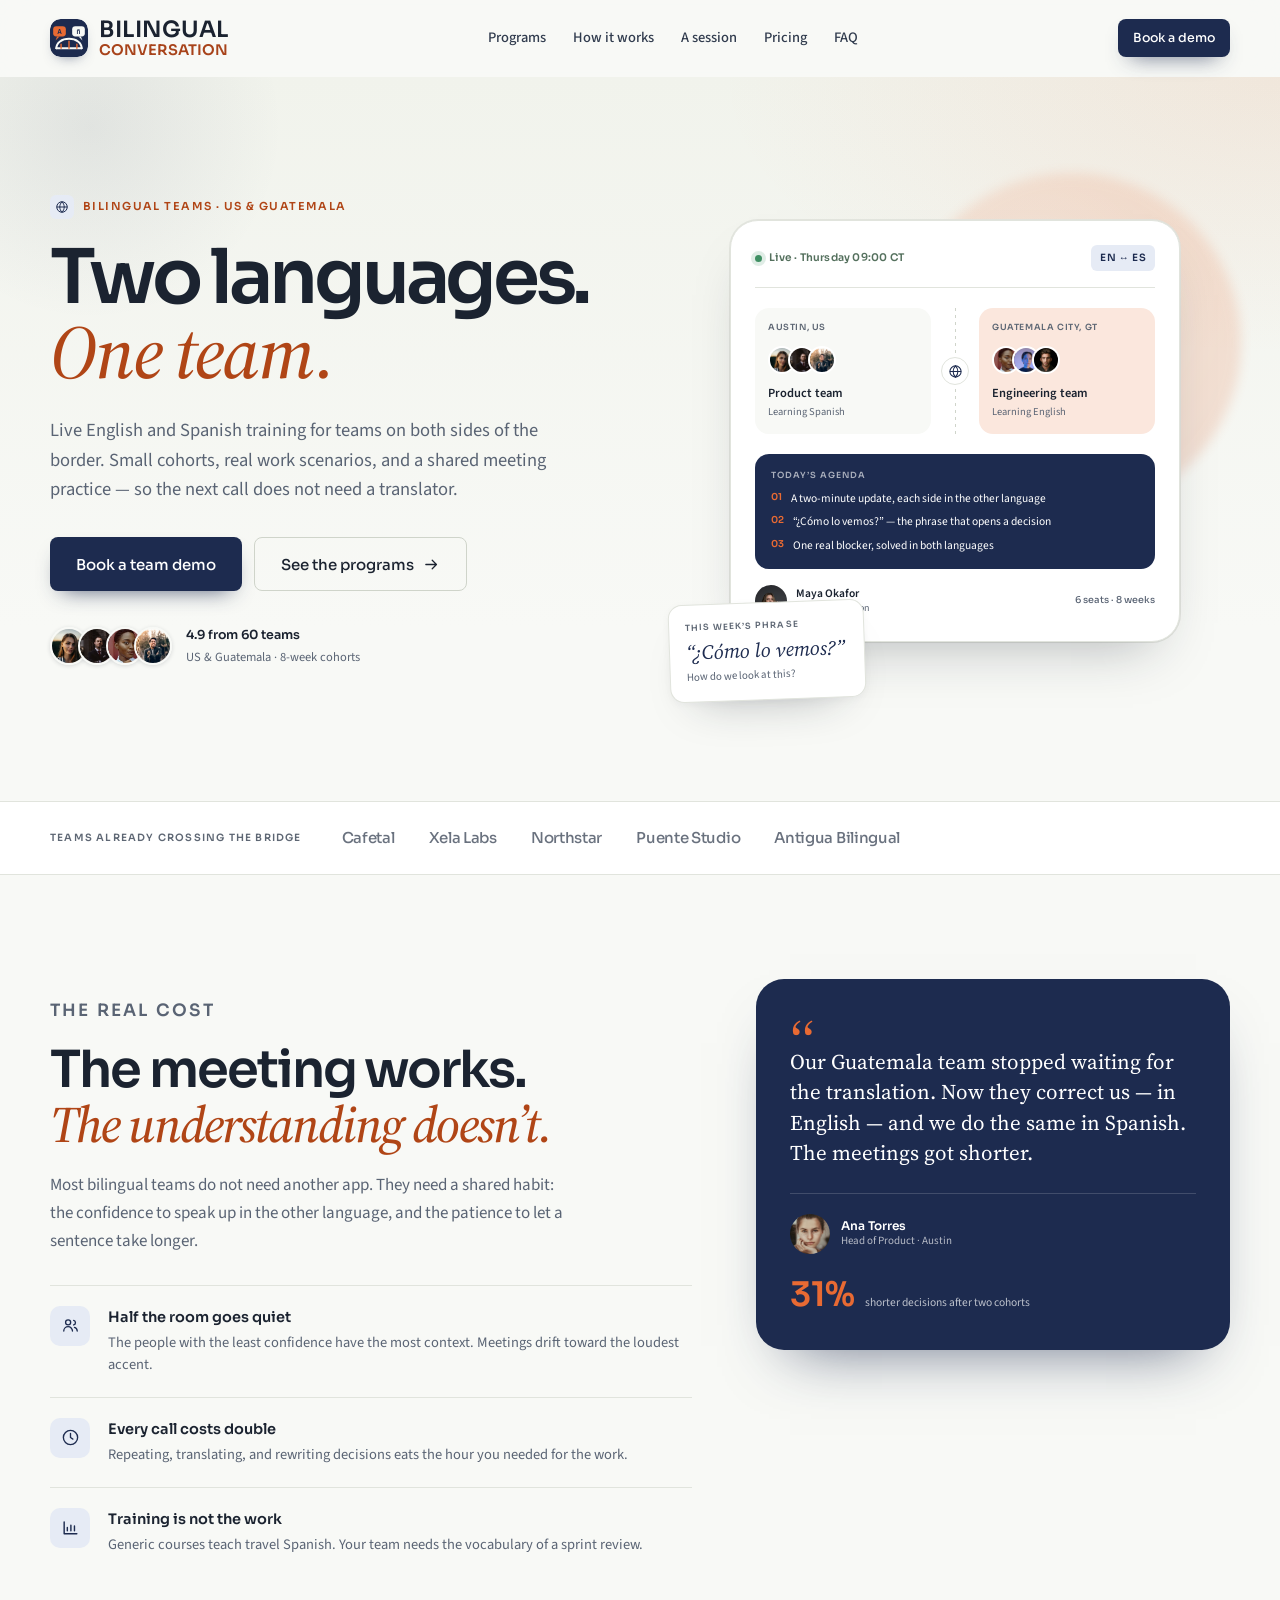
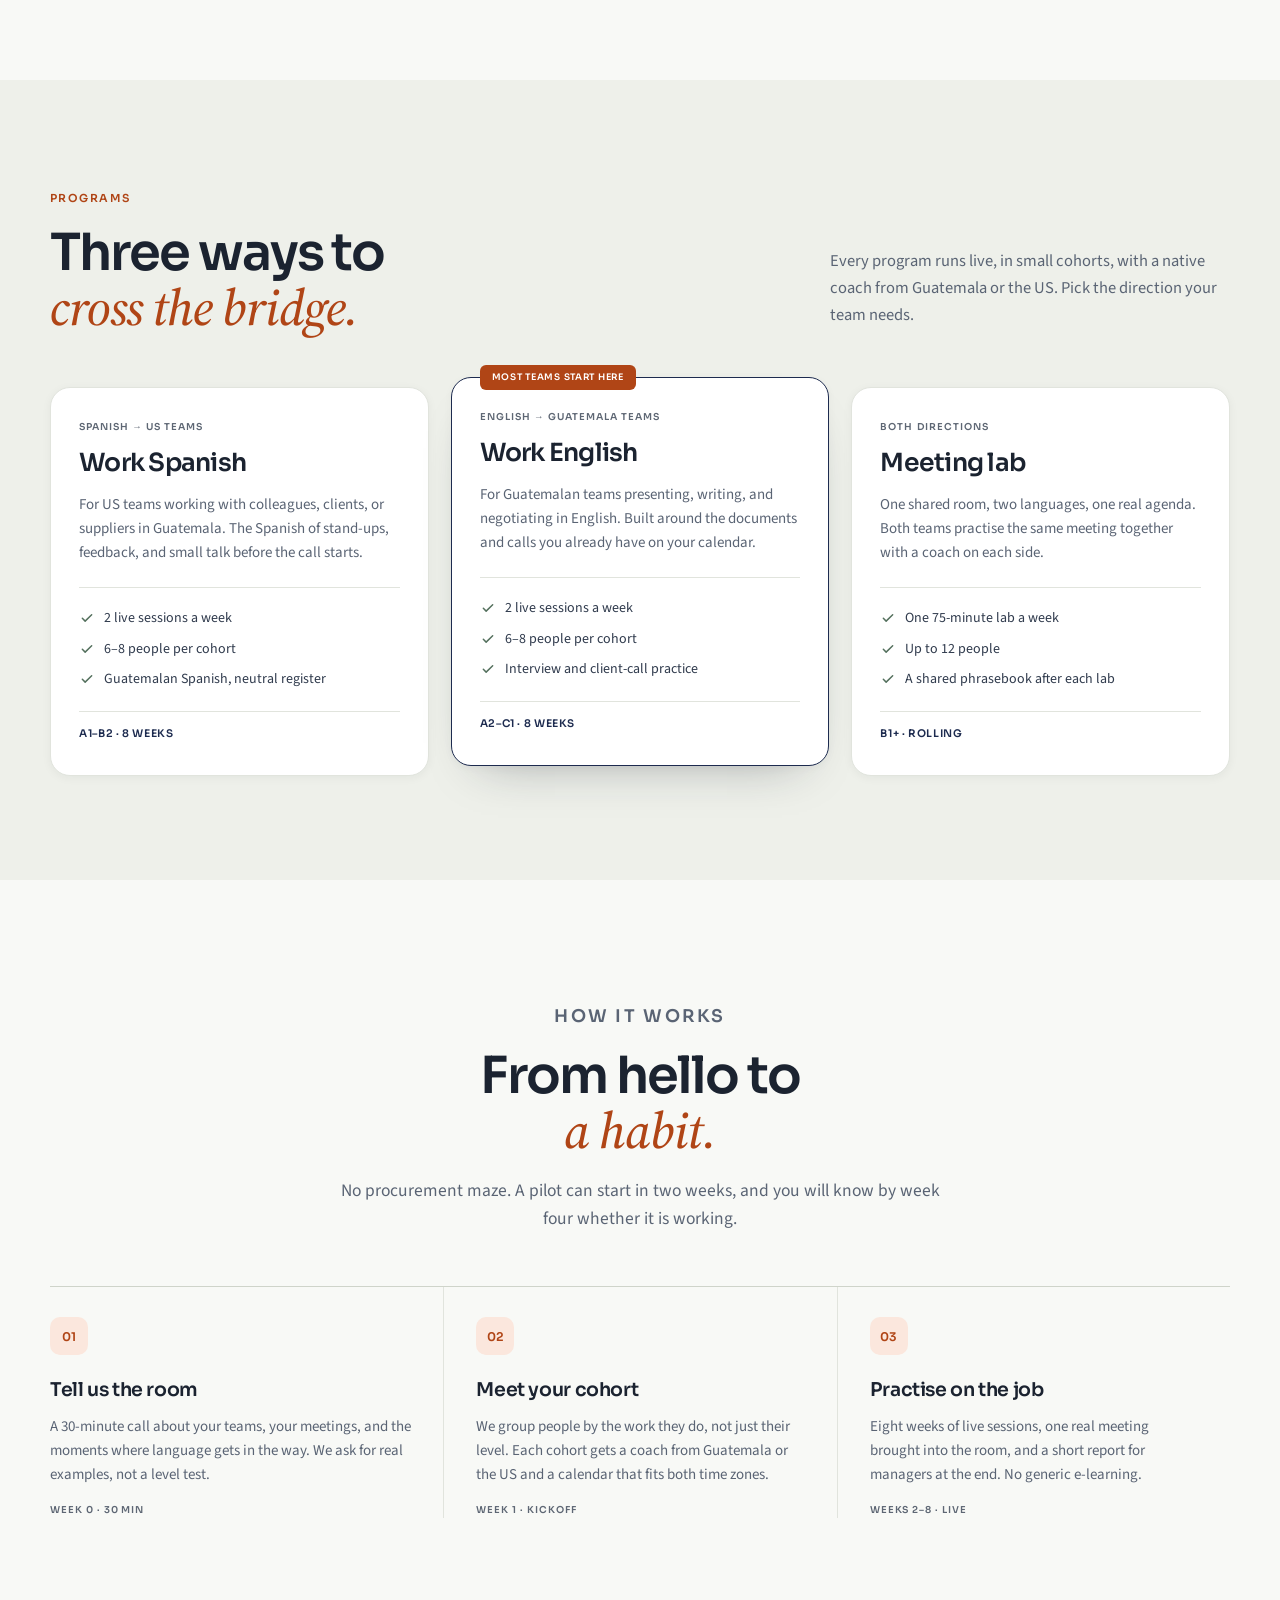
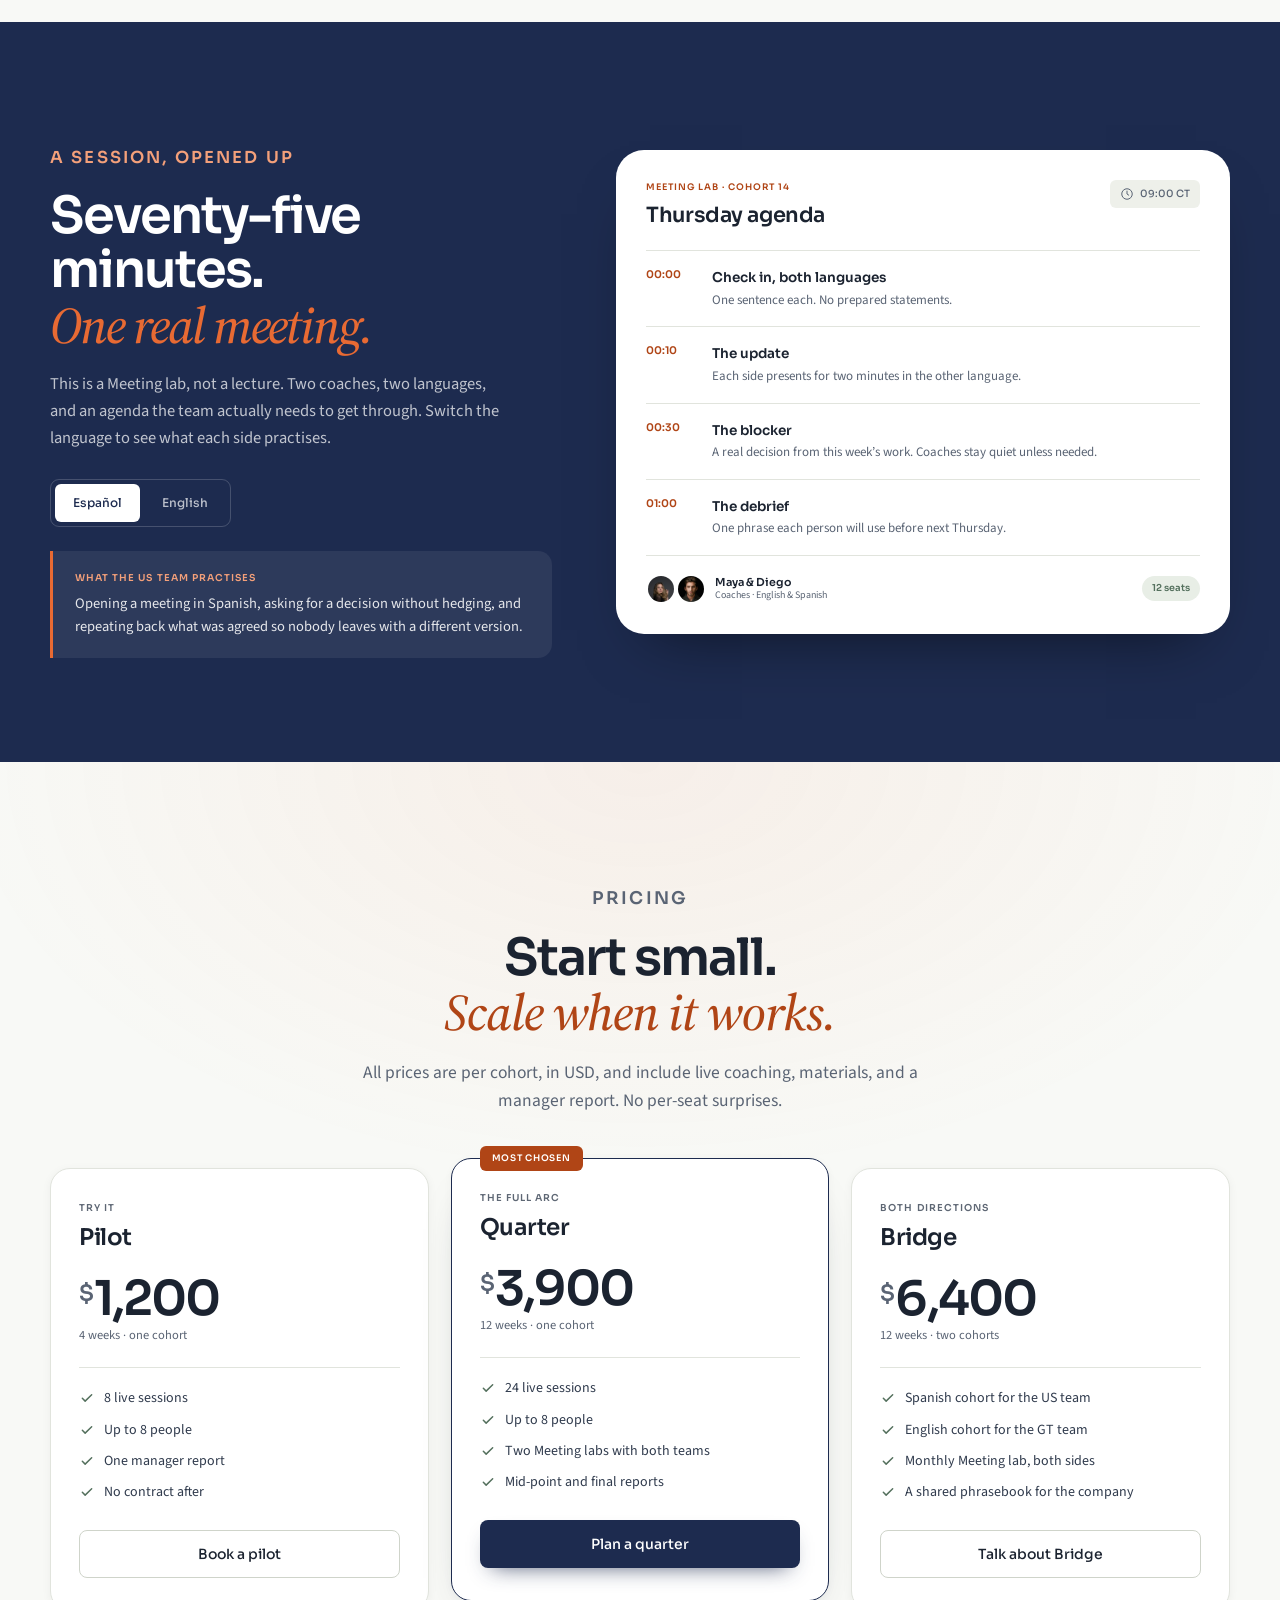
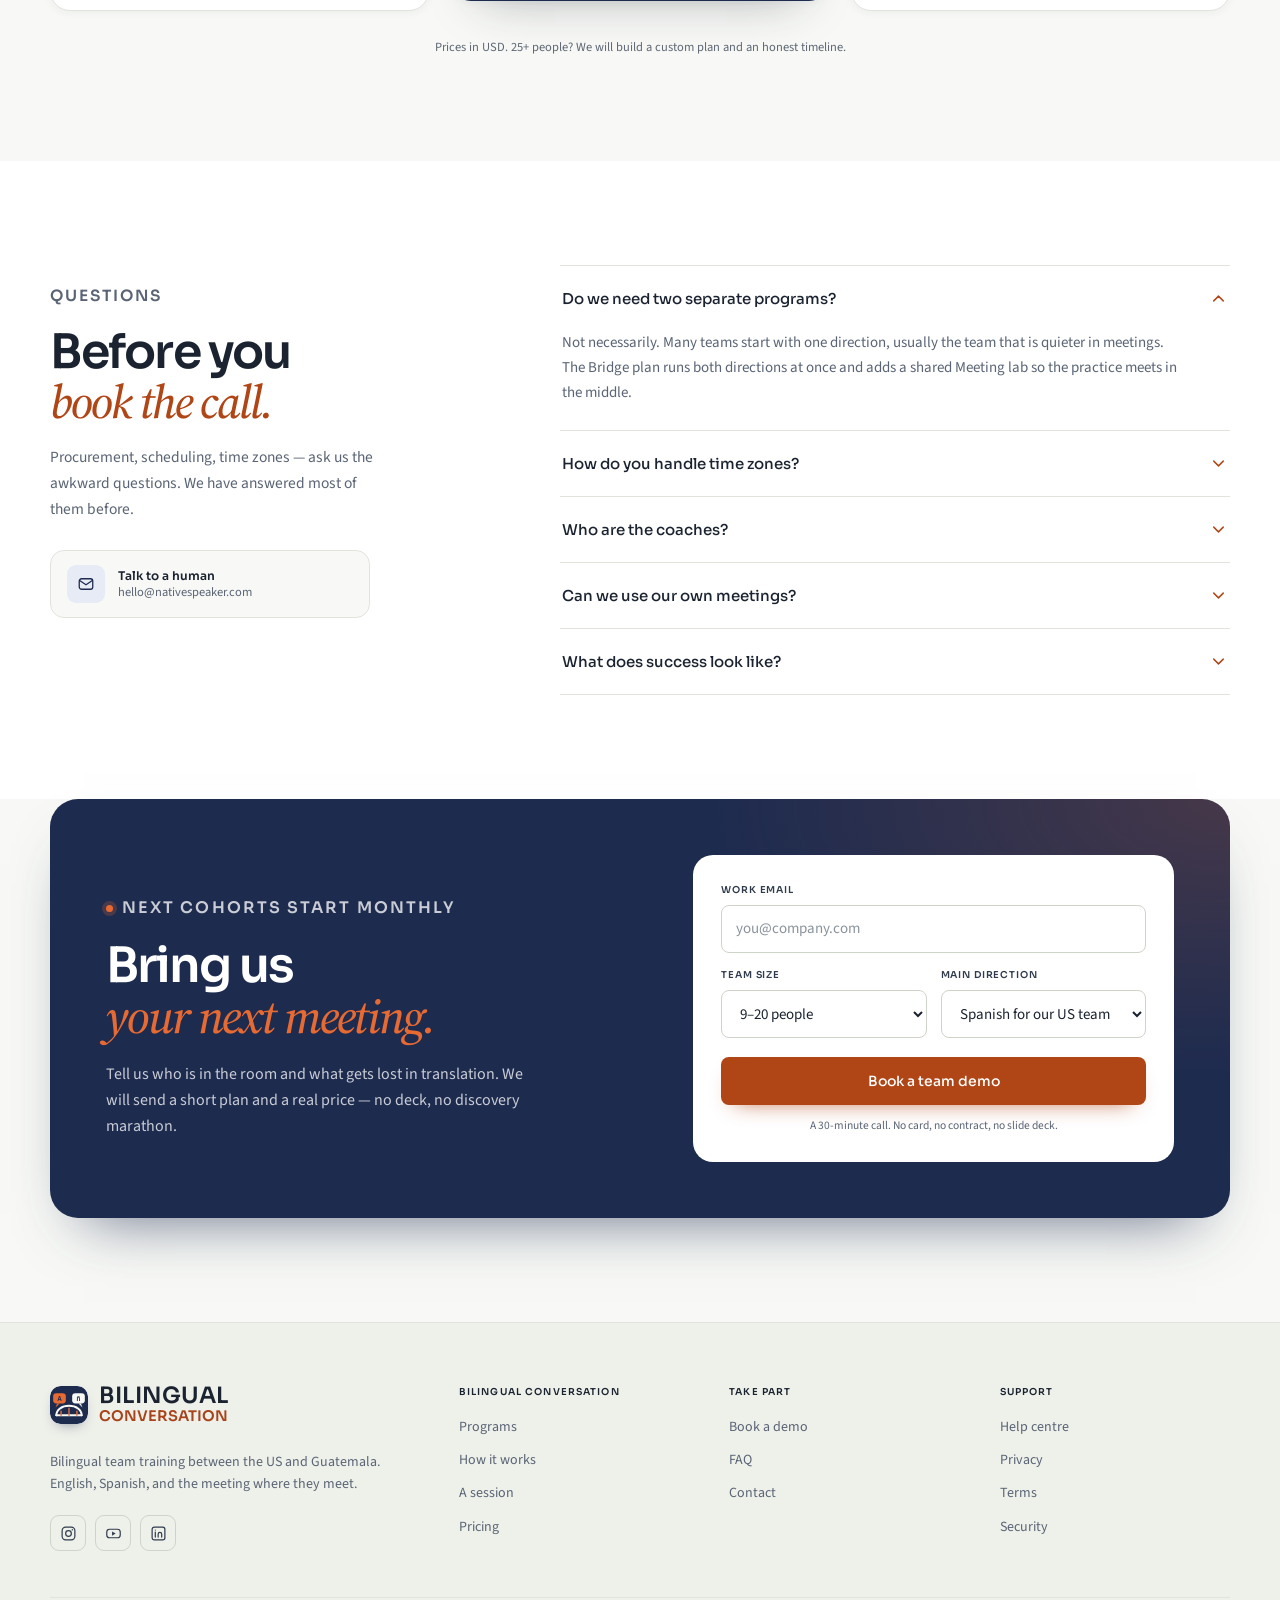
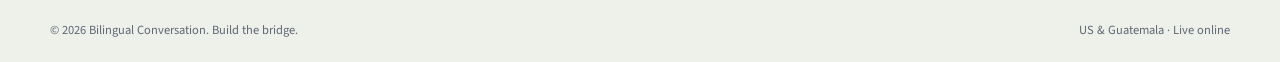
<file: bilingual-conversation/index.html>
<!DOCTYPE html>
<html lang="en">
<head>
  <meta charset="utf-8">
  <meta name="viewport" content="width=device-width, initial-scale=1">
  <title>Bilingual Conversation — Bilingual training for US &amp; Guatemala teams</title>
  <meta name="description" content="Live English and Spanish training for teams in the US and Guatemala. Small cohorts, real work scenarios, and a shared meeting practice that makes bilingual collaboration feel normal.">
  <meta name="theme-color" content="#F8F9F6">
  <meta property="og:title" content="Bilingual Conversation — Two languages. One team.">
  <meta property="og:description" content="Bilingual team training between the US and Guatemala. Real meetings, real scenarios, one shared language practice.">
  <meta property="og:type" content="website">
  <link rel="icon" href="../assets/logos/puente.svg" type="image/svg+xml">
  <link rel="preconnect" href="https://fonts.googleapis.com">
  <link rel="preconnect" href="https://fonts.gstatic.com" crossorigin>
  <link href="https://fonts.googleapis.com/css2?family=Source+Sans+3:ital,wght@0,300..700;1,400..600&family=Source+Serif+4:ital,opsz,wght@0,8..60,400..600;1,8..60,400..600&family=Sora:wght@400;500;600;700&display=swap" rel="stylesheet">
  <link rel="stylesheet" href="styles.css">
</head>
<body>
  <a class="skip-link" href="#main">Skip to content</a>

  <svg class="svg-sprite" xmlns="http://www.w3.org/2000/svg" aria-hidden="true">
    <symbol id="i-arrow" viewBox="0 0 24 24"><path d="M4 12h15m-6-6 6 6-6 6" fill="none" stroke="currentColor" stroke-width="1.8" stroke-linecap="round" stroke-linejoin="round"/></symbol>
    <symbol id="i-check" viewBox="0 0 24 24"><path d="m5 12.5 4.2 4.2L19 7" fill="none" stroke="currentColor" stroke-width="2.2" stroke-linecap="round" stroke-linejoin="round"/></symbol>
    <symbol id="i-chevron" viewBox="0 0 24 24"><path d="m6 9 6 6 6-6" fill="none" stroke="currentColor" stroke-width="1.8" stroke-linecap="round" stroke-linejoin="round"/></symbol>
    <symbol id="i-globe" viewBox="0 0 24 24"><circle cx="12" cy="12" r="9" fill="none" stroke="currentColor" stroke-width="1.7"/><path d="M3 12h18M12 3c2.5 2.6 3.8 5.6 3.8 9s-1.3 6.4-3.8 9c-2.5-2.6-3.8-5.6-3.8-9S9.5 5.6 12 3Z" fill="none" stroke="currentColor" stroke-width="1.7"/></symbol>
    <symbol id="i-clock" viewBox="0 0 24 24"><circle cx="12" cy="12" r="9" fill="none" stroke="currentColor" stroke-width="1.7"/><path d="M12 7v5l3 2" fill="none" stroke="currentColor" stroke-width="1.7" stroke-linecap="round"/></symbol>
    <symbol id="i-users" viewBox="0 0 24 24"><circle cx="9" cy="8" r="3.2" fill="none" stroke="currentColor" stroke-width="1.7"/><path d="M3.5 19a5.5 5.5 0 0 1 11 0M16 5.5a3 3 0 0 1 0 5.8M17 14.5a5 5 0 0 1 3.5 4.5" fill="none" stroke="currentColor" stroke-width="1.7" stroke-linecap="round"/></symbol>
    <symbol id="i-chart" viewBox="0 0 24 24"><path d="M4 20V5M4 20h16M8 16v-4M12.5 16V9M17 16v-6" fill="none" stroke="currentColor" stroke-width="1.8" stroke-linecap="round"/></symbol>
    <symbol id="i-shield" viewBox="0 0 24 24"><path d="M12 3 5 6v6c0 4.4 3 7.7 7 9 4-1.3 7-4.6 7-9V6l-7-3Z" fill="none" stroke="currentColor" stroke-width="1.7" stroke-linejoin="round"/><path d="m9 12 2 2 4-4" fill="none" stroke="currentColor" stroke-width="1.7" stroke-linecap="round" stroke-linejoin="round"/></symbol>
    <symbol id="i-mail" viewBox="0 0 24 24"><rect x="3" y="5" width="18" height="14" rx="3" fill="none" stroke="currentColor" stroke-width="1.7"/><path d="m3 7 9 6 9-6" fill="none" stroke="currentColor" stroke-width="1.7" stroke-linejoin="round"/></symbol>
    <symbol id="i-menu" viewBox="0 0 24 24"><path d="M4 7h16M4 12h16M4 17h16" fill="none" stroke="currentColor" stroke-width="1.8" stroke-linecap="round"/></symbol>
    <symbol id="i-close" viewBox="0 0 24 24"><path d="m6 6 12 12M18 6 6 18" fill="none" stroke="currentColor" stroke-width="1.8" stroke-linecap="round"/></symbol>
    <symbol id="i-instagram" viewBox="0 0 24 24"><rect x="3" y="3" width="18" height="18" rx="5" fill="none" stroke="currentColor" stroke-width="1.7"/><circle cx="12" cy="12" r="4" fill="none" stroke="currentColor" stroke-width="1.7"/><circle cx="17.4" cy="6.6" r="1" fill="currentColor"/></symbol>
    <symbol id="i-youtube" viewBox="0 0 24 24"><rect x="2.5" y="6" width="19" height="12" rx="4" fill="none" stroke="currentColor" stroke-width="1.7"/><path d="m10 9 5 3-5 3V9Z" fill="currentColor"/></symbol>
    <symbol id="i-linkedin" viewBox="0 0 24 24"><rect x="3" y="3" width="18" height="18" rx="3" fill="none" stroke="currentColor" stroke-width="1.7"/><path d="M7.5 10v7M7.5 7.1v.1M11.5 17v-4a2.5 2.5 0 0 1 5 0v4" fill="none" stroke="currentColor" stroke-width="1.7" stroke-linecap="round"/></symbol>
  </svg>

  <header class="site-header" id="site-header">
    <div class="container nav-shell">
      <a class="brand" href="#top" aria-label="Bilingual Conversation home">
        <img class="brand-mark" src="../assets/logos/puente.svg" alt="" width="40" height="40">
        <span class="brand-name" aria-hidden="true">
          <span class="brand-line brand-line--top">BILINGUAL</span>
          <span class="brand-line brand-line--bottom">CONVERSATION</span>
        </span>
      </a>

      <nav class="nav-links" id="primary-nav" aria-label="Main navigation">
        <a href="#programs">Programs</a>
        <a href="#how">How it works</a>
        <a href="#session">A session</a>
        <a href="#pricing">Pricing</a>
        <a href="#faq">FAQ</a>
        <a class="btn btn-primary nav-mobile-cta" href="#join">Book a demo</a>
      </nav>

      <div class="nav-actions">
        <a class="btn btn-primary btn-sm nav-cta" href="#join">Book a demo</a>
        <button class="nav-toggle" type="button" aria-expanded="false" aria-controls="primary-nav" aria-label="Open menu">
          <svg class="icon icon-menu" aria-hidden="true"><use href="#i-menu"></use></svg>
          <svg class="icon icon-close" aria-hidden="true"><use href="#i-close"></use></svg>
        </button>
      </div>
    </div>
  </header>

  <main id="main">
    <section class="hero" id="top">
      <div class="container hero-grid">
        <div class="hero-copy">
          <p class="eyebrow"><span class="eyebrow-badge"><svg class="icon" aria-hidden="true"><use href="#i-globe"></use></svg></span> Bilingual teams · US &amp; Guatemala</p>
          <h1>Two languages.<br><em>One team.</em></h1>
          <p class="hero-lede">Live English and Spanish training for teams on both sides of the border. Small cohorts, real work scenarios, and a shared meeting practice — so the next call does not need a translator.</p>
          <div class="hero-actions">
            <a class="btn btn-primary btn-lg" href="#join">Book a team demo</a>
            <a class="btn btn-quiet btn-lg" href="#programs">See the programs <svg class="icon" aria-hidden="true"><use href="#i-arrow"></use></svg></a>
          </div>
          <div class="hero-proof">
            <div class="avatar-stack" aria-hidden="true">
              <img src="../assets/img/learner-ana.jpg" alt="">
              <img src="../assets/img/learner-tom.jpg" alt="">
              <img src="../assets/img/learner-lucia.jpg" alt="">
              <img src="../assets/img/learner-max.jpg" alt="">
            </div>
            <p><strong>4.9 from 60 teams</strong><span>US &amp; Guatemala · 8-week cohorts</span></p>
          </div>
        </div>

        <div class="hero-visual" aria-label="A bilingual team meeting between Austin and Guatemala City">
          <div class="hero-glow" aria-hidden="true"></div>

          <article class="bridge-card">
            <header class="bridge-head">
              <span class="live-pill"><span aria-hidden="true"></span> Live · Thursday 09:00 CT</span>
              <span class="bridge-lang">EN ↔ ES</span>
            </header>

            <div class="bridge-teams">
              <div class="team-panel">
                <span class="team-city">Austin, US</span>
                <div class="team-avatars" aria-hidden="true">
                  <img src="../assets/img/learner-ana.jpg" alt="">
                  <img src="../assets/img/learner-tom.jpg" alt="">
                  <img src="../assets/img/learner-max.jpg" alt="">
                </div>
                <strong>Product team</strong>
                <span>Learning Spanish</span>
              </div>

              <div class="bridge-link" aria-hidden="true">
                <span class="bridge-line"></span>
                <span class="bridge-node"><svg class="icon"><use href="#i-globe"></use></svg></span>
                <span class="bridge-line"></span>
              </div>

              <div class="team-panel team-panel--right">
                <span class="team-city">Guatemala City, GT</span>
                <div class="team-avatars" aria-hidden="true">
                  <img src="../assets/img/learner-lucia.jpg" alt="">
                  <img src="../assets/img/teacher-camila.jpg" alt="">
                  <img src="../assets/img/teacher-diego.jpg" alt="">
                </div>
                <strong>Engineering team</strong>
                <span>Learning English</span>
              </div>
            </div>

            <div class="bridge-agenda">
              <span class="agenda-label">Today’s agenda</span>
              <ul>
                <li><span>01</span> A two-minute update, each side in the other language</li>
                <li><span>02</span> “¿Cómo lo vemos?” — the phrase that opens a decision</li>
                <li><span>03</span> One real blocker, solved in both languages</li>
              </ul>
            </div>

            <footer class="bridge-foot">
              <div class="bridge-coach">
                <img src="../assets/img/teacher-maya.jpg" alt="">
                <span><strong>Maya Okafor</strong><span>Coach · Livingston</span></span>
              </div>
              <span class="bridge-seats">6 seats · 8 weeks</span>
            </footer>
          </article>

          <aside class="bridge-note">
            <span>This week’s phrase</span>
            <p lang="es">“¿Cómo lo vemos?”</p>
            <span class="bridge-translation">How do we look at this?</span>
          </aside>
        </div>
      </div>
    </section>

    <section class="logos" aria-label="Teams using Bilingual Conversation">
      <div class="container logos-inner">
        <p>Teams already crossing the bridge</p>
        <ul>
          <li>Cafetal</li>
          <li>Xela Labs</li>
          <li>Northstar</li>
          <li>Puente Studio</li>
          <li>Antigua Bilingual</li>
        </ul>
      </div>
    </section>

    <section class="section problem" id="problem">
      <div class="container problem-grid">
        <div class="problem-copy">
          <p class="eyebrow">The real cost</p>
          <h2>The meeting works.<br><em>The understanding doesn’t.</em></h2>
          <p>Most bilingual teams do not need another app. They need a shared habit: the confidence to speak up in the other language, and the patience to let a sentence take longer.</p>
          <ul class="problem-list">
            <li>
              <span class="problem-icon"><svg class="icon" aria-hidden="true"><use href="#i-users"></use></svg></span>
              <div><strong>Half the room goes quiet</strong><p>The people with the least confidence have the most context. Meetings drift toward the loudest accent.</p></div>
            </li>
            <li>
              <span class="problem-icon"><svg class="icon" aria-hidden="true"><use href="#i-clock"></use></svg></span>
              <div><strong>Every call costs double</strong><p>Repeating, translating, and rewriting decisions eats the hour you needed for the work.</p></div>
            </li>
            <li>
              <span class="problem-icon"><svg class="icon" aria-hidden="true"><use href="#i-chart"></use></svg></span>
              <div><strong>Training is not the work</strong><p>Generic courses teach travel Spanish. Your team needs the vocabulary of a sprint review.</p></div>
            </li>
          </ul>
        </div>

        <aside class="problem-quote">
          <span class="quote-mark" aria-hidden="true">“</span>
          <blockquote>Our Guatemala team stopped waiting for the translation. Now they correct us — in English — and we do the same in Spanish. The meetings got shorter.</blockquote>
          <div class="quote-person">
            <img src="../assets/img/testimonial-1.jpg" alt="Portrait of Ana Torres" loading="lazy">
            <span><strong>Ana Torres</strong><span>Head of Product · Austin</span></span>
          </div>
          <div class="quote-stat">
            <strong>31%</strong>
            <span>shorter decisions after two cohorts</span>
          </div>
        </aside>
      </div>
    </section>

    <section class="section programs" id="programs">
      <div class="container">
        <div class="section-head section-head--split">
          <div>
            <p class="eyebrow">Programs</p>
            <h2>Three ways to<br><em>cross the bridge.</em></h2>
          </div>
          <p>Every program runs live, in small cohorts, with a native coach from Guatemala or the US. Pick the direction your team needs.</p>
        </div>

        <div class="program-grid">
          <article class="program-card">
            <span class="program-tag">Spanish → US teams</span>
            <h3>Work Spanish</h3>
            <p>For US teams working with colleagues, clients, or suppliers in Guatemala. The Spanish of stand-ups, feedback, and small talk before the call starts.</p>
            <ul>
              <li><svg class="icon" aria-hidden="true"><use href="#i-check"></use></svg> 2 live sessions a week</li>
              <li><svg class="icon" aria-hidden="true"><use href="#i-check"></use></svg> 6–8 people per cohort</li>
              <li><svg class="icon" aria-hidden="true"><use href="#i-check"></use></svg> Guatemalan Spanish, neutral register</li>
            </ul>
            <span class="program-level">A1–B2 · 8 weeks</span>
          </article>

          <article class="program-card program-card--featured">
            <span class="program-flag">Most teams start here</span>
            <span class="program-tag">English → Guatemala teams</span>
            <h3>Work English</h3>
            <p>For Guatemalan teams presenting, writing, and negotiating in English. Built around the documents and calls you already have on your calendar.</p>
            <ul>
              <li><svg class="icon" aria-hidden="true"><use href="#i-check"></use></svg> 2 live sessions a week</li>
              <li><svg class="icon" aria-hidden="true"><use href="#i-check"></use></svg> 6–8 people per cohort</li>
              <li><svg class="icon" aria-hidden="true"><use href="#i-check"></use></svg> Interview and client-call practice</li>
            </ul>
            <span class="program-level">A2–C1 · 8 weeks</span>
          </article>

          <article class="program-card">
            <span class="program-tag">Both directions</span>
            <h3>Meeting lab</h3>
            <p>One shared room, two languages, one real agenda. Both teams practise the same meeting together with a coach on each side.</p>
            <ul>
              <li><svg class="icon" aria-hidden="true"><use href="#i-check"></use></svg> One 75-minute lab a week</li>
              <li><svg class="icon" aria-hidden="true"><use href="#i-check"></use></svg> Up to 12 people</li>
              <li><svg class="icon" aria-hidden="true"><use href="#i-check"></use></svg> A shared phrasebook after each lab</li>
            </ul>
            <span class="program-level">B1+ · rolling</span>
          </article>
        </div>
      </div>
    </section>

    <section class="section how" id="how">
      <div class="container">
        <div class="section-head section-head--center">
          <p class="eyebrow">How it works</p>
          <h2>From hello to<br><em>a habit.</em></h2>
          <p>No procurement maze. A pilot can start in two weeks, and you will know by week four whether it is working.</p>
        </div>

        <ol class="step-grid">
          <li class="step-card">
            <span class="step-num">01</span>
            <h3>Tell us the room</h3>
            <p>A 30-minute call about your teams, your meetings, and the moments where language gets in the way. We ask for real examples, not a level test.</p>
            <span class="step-time">Week 0 · 30 min</span>
          </li>
          <li class="step-card">
            <span class="step-num">02</span>
            <h3>Meet your cohort</h3>
            <p>We group people by the work they do, not just their level. Each cohort gets a coach from Guatemala or the US and a calendar that fits both time zones.</p>
            <span class="step-time">Week 1 · kickoff</span>
          </li>
          <li class="step-card">
            <span class="step-num">03</span>
            <h3>Practise on the job</h3>
            <p>Eight weeks of live sessions, one real meeting brought into the room, and a short report for managers at the end. No generic e-learning.</p>
            <span class="step-time">Weeks 2–8 · live</span>
          </li>
        </ol>
      </div>
    </section>

    <section class="section session" id="session">
      <div class="container session-grid">
        <div class="session-copy">
          <p class="eyebrow">A session, opened up</p>
          <h2>Seventy-five minutes.<br><em>One real meeting.</em></h2>
          <p>This is a Meeting lab, not a lecture. Two coaches, two languages, and an agenda the team actually needs to get through. Switch the language to see what each side practises.</p>

          <div class="lang-toggle" role="group" aria-label="Choose a session language">
            <button class="lang-btn is-active" type="button" data-lang="es" aria-pressed="true">Español</button>
            <button class="lang-btn" type="button" data-lang="en" aria-pressed="false">English</button>
          </div>

          <div class="session-note">
            <span class="session-note-label" id="session-label">What the US team practises</span>
            <p id="session-text">Opening a meeting in Spanish, asking for a decision without hedging, and repeating back what was agreed so nobody leaves with a different version.</p>
          </div>
        </div>

        <aside class="agenda-card">
          <header class="agenda-head">
            <div>
              <span class="agenda-kicker">Meeting lab · Cohort 14</span>
              <h3>Thursday agenda</h3>
            </div>
            <span class="agenda-time"><svg class="icon" aria-hidden="true"><use href="#i-clock"></use></svg> 09:00 CT</span>
          </header>
          <ol class="agenda-list">
            <li>
              <span class="agenda-num">00:00</span>
              <div><strong>Check in, both languages</strong><p>One sentence each. No prepared statements.</p></div>
            </li>
            <li>
              <span class="agenda-num">00:10</span>
              <div><strong>The update</strong><p>Each side presents for two minutes in the other language.</p></div>
            </li>
            <li>
              <span class="agenda-num">00:30</span>
              <div><strong>The blocker</strong><p>A real decision from this week’s work. Coaches stay quiet unless needed.</p></div>
            </li>
            <li>
              <span class="agenda-num">01:00</span>
              <div><strong>The debrief</strong><p>One phrase each person will use before next Thursday.</p></div>
            </li>
          </ol>
          <footer class="agenda-foot">
            <div class="agenda-coaches">
              <img src="../assets/img/teacher-maya.jpg" alt="">
              <img src="../assets/img/teacher-diego.jpg" alt="">
              <span><strong>Maya &amp; Diego</strong><span>Coaches · English &amp; Spanish</span></span>
            </div>
            <span class="agenda-pill">12 seats</span>
          </footer>
        </aside>
      </div>
    </section>

    <section class="section pricing" id="pricing">
      <div class="container">
        <div class="section-head section-head--center">
          <p class="eyebrow">Pricing</p>
          <h2>Start small.<br><em>Scale when it works.</em></h2>
          <p>All prices are per cohort, in USD, and include live coaching, materials, and a manager report. No per-seat surprises.</p>
        </div>

        <div class="price-grid">
          <article class="price-card">
            <span class="price-kicker">Try it</span>
            <h3>Pilot</h3>
            <p class="price"><span class="currency">$</span>1,200</p>
            <p class="price-sub">4 weeks · one cohort</p>
            <ul class="price-list">
              <li><svg class="icon" aria-hidden="true"><use href="#i-check"></use></svg> 8 live sessions</li>
              <li><svg class="icon" aria-hidden="true"><use href="#i-check"></use></svg> Up to 8 people</li>
              <li><svg class="icon" aria-hidden="true"><use href="#i-check"></use></svg> One manager report</li>
              <li><svg class="icon" aria-hidden="true"><use href="#i-check"></use></svg> No contract after</li>
            </ul>
            <a class="btn btn-quiet btn-block" href="#join">Book a pilot</a>
          </article>

          <article class="price-card price-card--featured">
            <span class="price-flag">Most chosen</span>
            <span class="price-kicker">The full arc</span>
            <h3>Quarter</h3>
            <p class="price"><span class="currency">$</span>3,900</p>
            <p class="price-sub">12 weeks · one cohort</p>
            <ul class="price-list">
              <li><svg class="icon" aria-hidden="true"><use href="#i-check"></use></svg> 24 live sessions</li>
              <li><svg class="icon" aria-hidden="true"><use href="#i-check"></use></svg> Up to 8 people</li>
              <li><svg class="icon" aria-hidden="true"><use href="#i-check"></use></svg> Two Meeting labs with both teams</li>
              <li><svg class="icon" aria-hidden="true"><use href="#i-check"></use></svg> Mid-point and final reports</li>
            </ul>
            <a class="btn btn-primary btn-block" href="#join">Plan a quarter</a>
          </article>

          <article class="price-card">
            <span class="price-kicker">Both directions</span>
            <h3>Bridge</h3>
            <p class="price"><span class="currency">$</span>6,400</p>
            <p class="price-sub">12 weeks · two cohorts</p>
            <ul class="price-list">
              <li><svg class="icon" aria-hidden="true"><use href="#i-check"></use></svg> Spanish cohort for the US team</li>
              <li><svg class="icon" aria-hidden="true"><use href="#i-check"></use></svg> English cohort for the GT team</li>
              <li><svg class="icon" aria-hidden="true"><use href="#i-check"></use></svg> Monthly Meeting lab, both sides</li>
              <li><svg class="icon" aria-hidden="true"><use href="#i-check"></use></svg> A shared phrasebook for the company</li>
            </ul>
            <a class="btn btn-quiet btn-block" href="#join">Talk about Bridge</a>
          </article>
        </div>
        <p class="price-note">Prices in USD. 25+ people? We will build a custom plan and an honest timeline.</p>
      </div>
    </section>

    <section class="section faq" id="faq">
      <div class="container faq-grid">
        <div class="faq-copy">
          <p class="eyebrow">Questions</p>
          <h2>Before you<br><em>book the call.</em></h2>
          <p>Procurement, scheduling, time zones — ask us the awkward questions. We have answered most of them before.</p>
          <a class="contact-card" href="mailto:hello@nativespeaker.com">
            <span class="contact-icon"><svg class="icon" aria-hidden="true"><use href="#i-mail"></use></svg></span>
            <span><strong>Talk to a human</strong><span>hello@nativespeaker.com</span></span>
          </a>
        </div>

        <div class="faq-list">
          <div class="faq-item is-open">
            <h3><button class="faq-question" type="button" aria-expanded="true" aria-controls="puente-faq-1">Do we need two separate programs?<svg class="icon" aria-hidden="true"><use href="#i-chevron"></use></svg></button></h3>
            <div class="faq-panel" id="puente-faq-1" aria-hidden="false"><div><p>Not necessarily. Many teams start with one direction, usually the team that is quieter in meetings. The Bridge plan runs both directions at once and adds a shared Meeting lab so the practice meets in the middle.</p></div></div>
          </div>
          <div class="faq-item">
            <h3><button class="faq-question" type="button" aria-expanded="false" aria-controls="puente-faq-2">How do you handle time zones?<svg class="icon" aria-hidden="true"><use href="#i-chevron"></use></svg></button></h3>
            <div class="faq-panel" id="puente-faq-2" aria-hidden="true" inert><div><p>All sessions are scheduled in Central Time, with Guatemala on CT year-round and US teams choosing a slot between 08:00 and 17:00 CT. Cohorts are never split across more than two time zones.</p></div></div>
          </div>
          <div class="faq-item">
            <h3><button class="faq-question" type="button" aria-expanded="false" aria-controls="puente-faq-3">Who are the coaches?<svg class="icon" aria-hidden="true"><use href="#i-chevron"></use></svg></button></h3>
            <div class="faq-panel" id="puente-faq-3" aria-hidden="true" inert><div><p>Spanish coaches are native speakers based in Guatemala. English coaches are native English speakers based in Guatemala or Guatemalan bilingual teachers. Every coach has worked in a professional team, not just a classroom.</p></div></div>
          </div>
          <div class="faq-item">
            <h3><button class="faq-question" type="button" aria-expanded="false" aria-controls="puente-faq-4">Can we use our own meetings?<svg class="icon" aria-hidden="true"><use href="#i-chevron"></use></svg></button></h3>
            <div class="faq-panel" id="puente-faq-4" aria-hidden="true" inert><div><p>Yes — that is the point. Bring a real agenda, a real document, or a real decision. Coaches will anonymise anything sensitive before it enters the room.</p></div></div>
          </div>
          <div class="faq-item">
            <h3><button class="faq-question" type="button" aria-expanded="false" aria-controls="puente-faq-5">What does success look like?<svg class="icon" aria-hidden="true"><use href="#i-chevron"></use></svg></button></h3>
            <div class="faq-panel" id="puente-faq-5" aria-hidden="true" inert><div><p>We agree two or three measures before the cohort starts: who speaks in meetings, how often decisions need repeating, and how confident people feel presenting. You get the numbers at the midpoint and the end.</p></div></div>
          </div>
        </div>
      </div>
    </section>

    <section class="cta" id="join" aria-labelledby="cta-title">
      <div class="container">
        <div class="cta-panel">
          <div class="cta-copy">
            <p class="cta-eyebrow"><span class="dot" aria-hidden="true"></span> Next cohorts start monthly</p>
            <h2 id="cta-title">Bring us<br><em>your next meeting.</em></h2>
            <p>Tell us who is in the room and what gets lost in translation. We will send a short plan and a real price — no deck, no discovery marathon.</p>
          </div>
          <form class="cta-form" id="join-form" novalidate>
            <label class="field">
              <span>Work email</span>
              <input id="join-email" name="email" type="email" autocomplete="email" placeholder="you@company.com" required>
            </label>
            <div class="field-row">
              <label class="field">
                <span>Team size</span>
                <select id="join-size" name="size">
                  <option value="1–8">1–8 people</option>
                  <option value="9–20" selected>9–20 people</option>
                  <option value="21–50">21–50 people</option>
                  <option value="50+">50+ people</option>
                </select>
              </label>
              <label class="field">
                <span>Main direction</span>
                <select id="join-direction" name="direction">
                  <option value="Spanish for our US team">Spanish for our US team</option>
                  <option value="English for our Guatemala team">English for our Guatemala team</option>
                  <option value="Both directions">Both directions</option>
                </select>
              </label>
            </div>
            <p class="form-error" id="form-error" role="alert" hidden></p>
            <button class="btn btn-sun btn-block" type="submit">Book a team demo</button>
            <p class="form-note">A 30-minute call. No card, no contract, no slide deck.</p>
          </form>
          <div class="cta-success" id="join-success" hidden aria-live="polite">
            <span class="success-icon"><svg class="icon" aria-hidden="true"><use href="#i-check"></use></svg></span>
            <h3>We will be in touch.</h3>
            <p>We will email <strong id="success-email">you@company.com</strong> to schedule a demo for <span id="success-size">9–20</span> people, focused on <span id="success-direction">Spanish for your US team</span>.</p>
            <button class="btn btn-sun" type="button" id="join-again">Send another request</button>
          </div>
        </div>
      </div>
    </section>
  </main>

  <footer class="site-footer">
    <div class="container">
      <div class="footer-grid">
        <div class="footer-brand">
          <a class="brand brand--footer" href="#top" aria-label="Bilingual Conversation home">
            <img class="brand-mark" src="../assets/logos/puente.svg" alt="" width="40" height="40">
            <span class="brand-name" aria-hidden="true">
              <span class="brand-line brand-line--top">BILINGUAL</span>
              <span class="brand-line brand-line--bottom">CONVERSATION</span>
            </span>
          </a>
          <p>Bilingual team training between the US and Guatemala. English, Spanish, and the meeting where they meet.</p>
          <div class="socials">
            <a href="https://instagram.com" aria-label="Bilingual Conversation on Instagram" target="_blank" rel="noopener"><svg class="icon" aria-hidden="true"><use href="#i-instagram"></use></svg></a>
            <a href="https://youtube.com" aria-label="Bilingual Conversation on YouTube" target="_blank" rel="noopener"><svg class="icon" aria-hidden="true"><use href="#i-youtube"></use></svg></a>
            <a href="https://linkedin.com" aria-label="Bilingual Conversation on LinkedIn" target="_blank" rel="noopener"><svg class="icon" aria-hidden="true"><use href="#i-linkedin"></use></svg></a>
          </div>
        </div>
        <div class="footer-col">
          <h3>Bilingual Conversation</h3>
          <a href="#programs">Programs</a>
          <a href="#how">How it works</a>
          <a href="#session">A session</a>
          <a href="#pricing">Pricing</a>
        </div>
        <div class="footer-col">
          <h3>Take part</h3>
          <a href="#join">Book a demo</a>
          <a href="#faq">FAQ</a>
          <a href="mailto:hello@nativespeaker.com">Contact</a>
        </div>
        <div class="footer-col">
          <h3>Support</h3>
          <a href="#faq">Help centre</a>
          <a href="#faq">Privacy</a>
          <a href="#faq">Terms</a>
          <a href="#faq">Security</a>
        </div>
      </div>
      <div class="footer-bottom">
        <p>© <span id="year">2026</span> Bilingual Conversation. Build the bridge.</p>
        <span>US &amp; Guatemala · Live online</span>
      </div>
    </div>
  </footer>

  <script src="script.js"></script>
  <script src="../assets/brand-fit.js" defer></script>
</body>
</html>
</file>
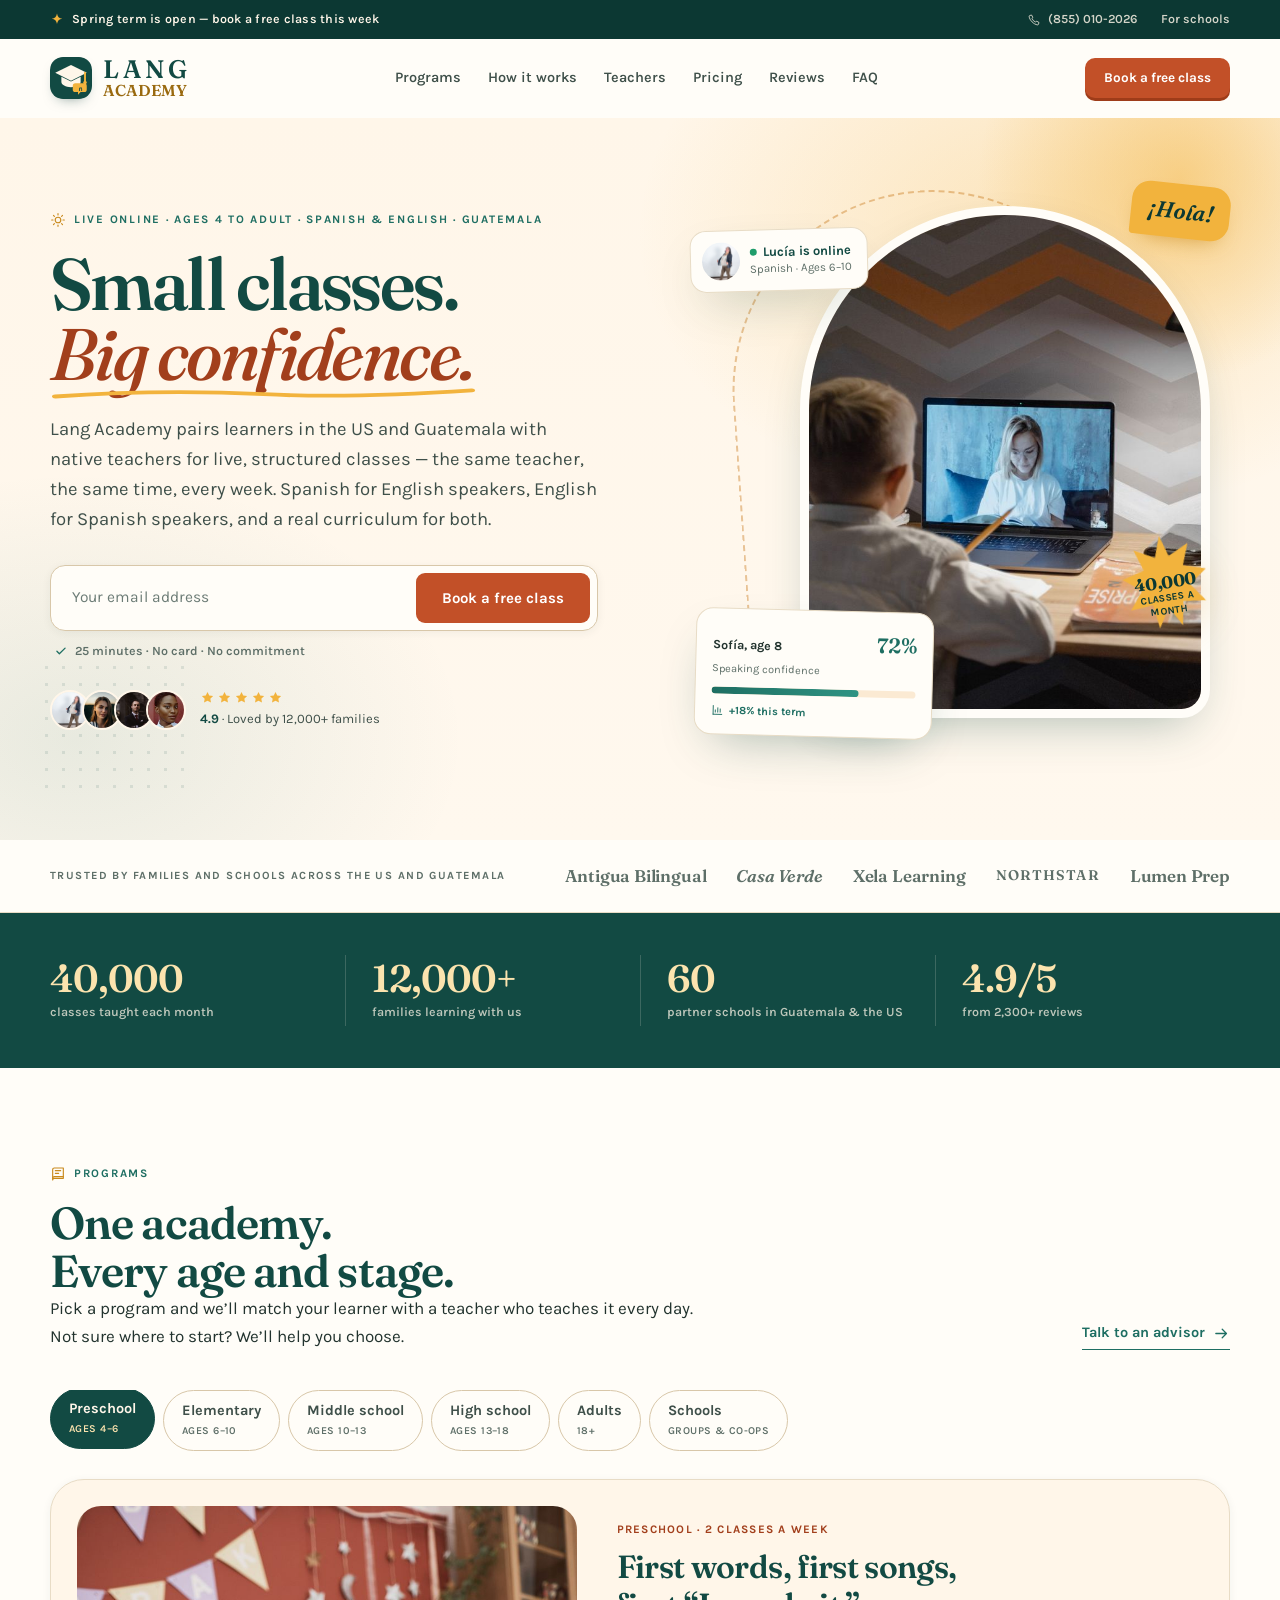
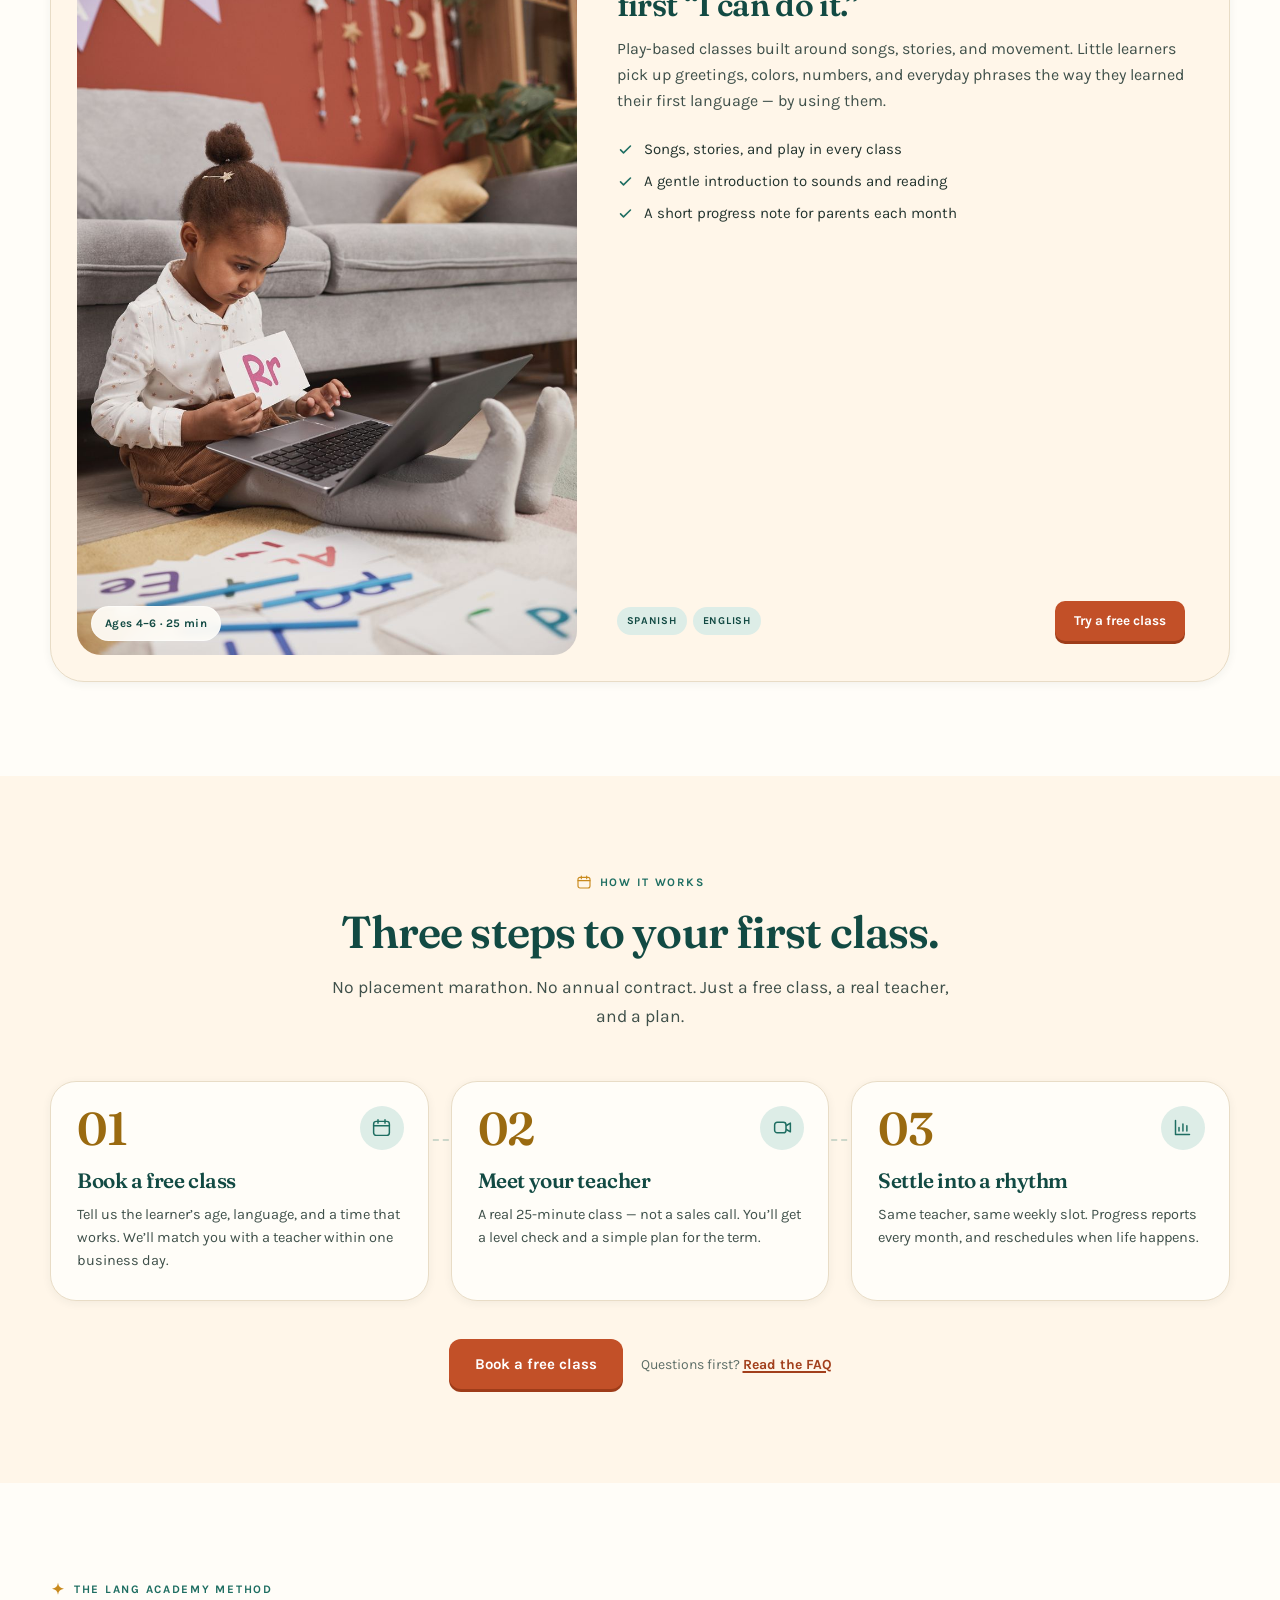
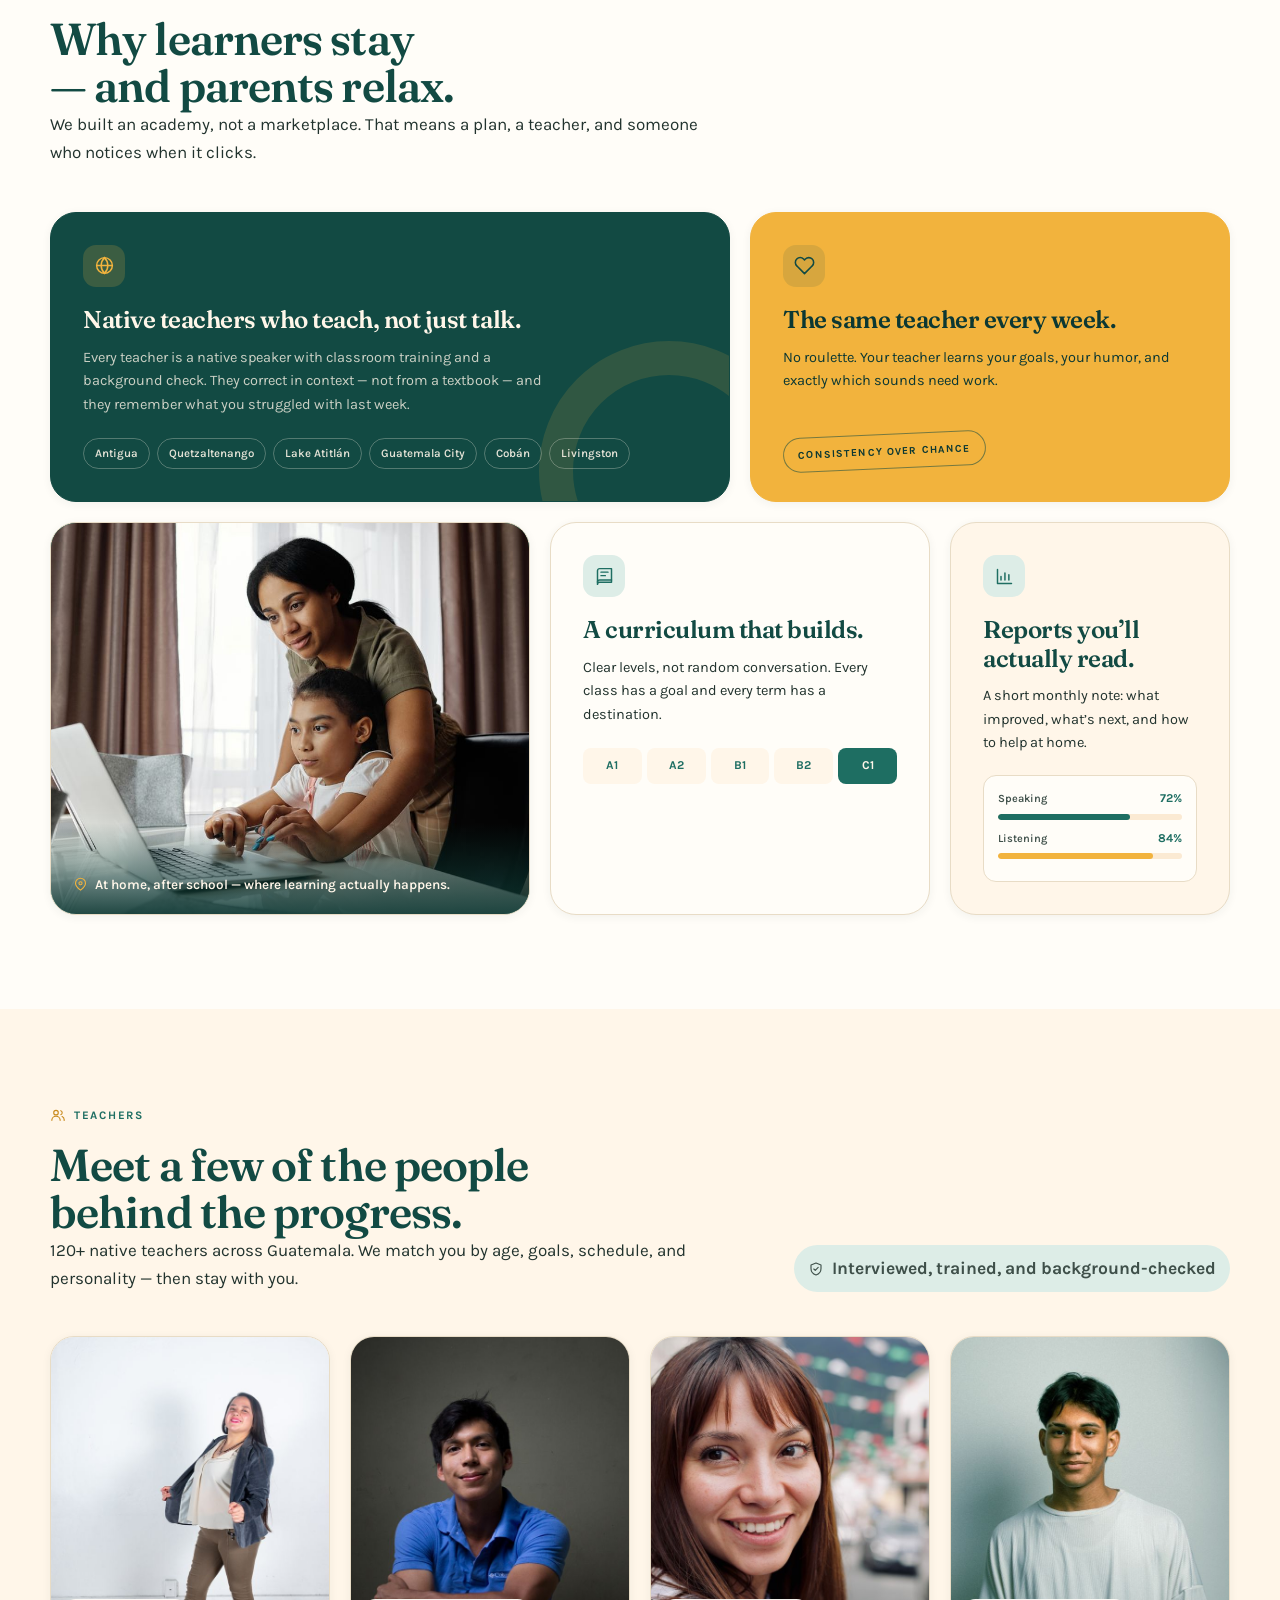
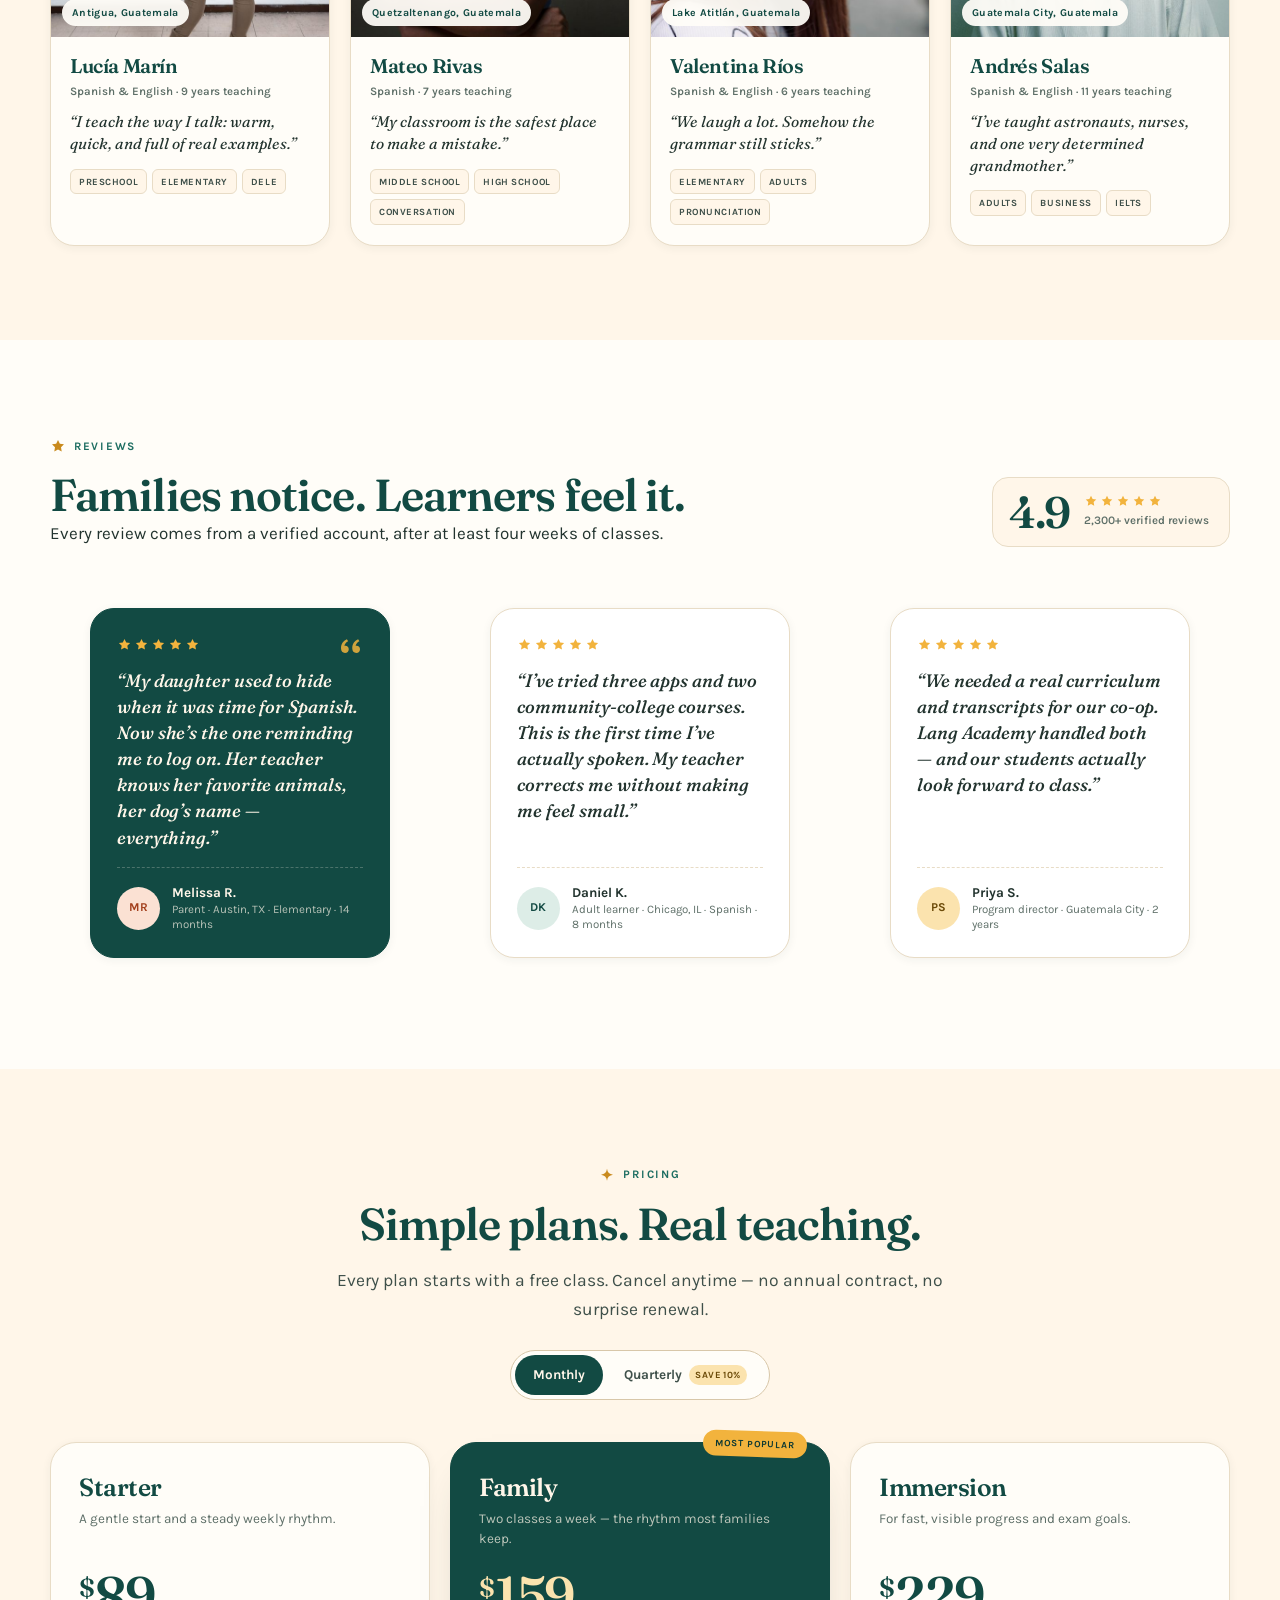
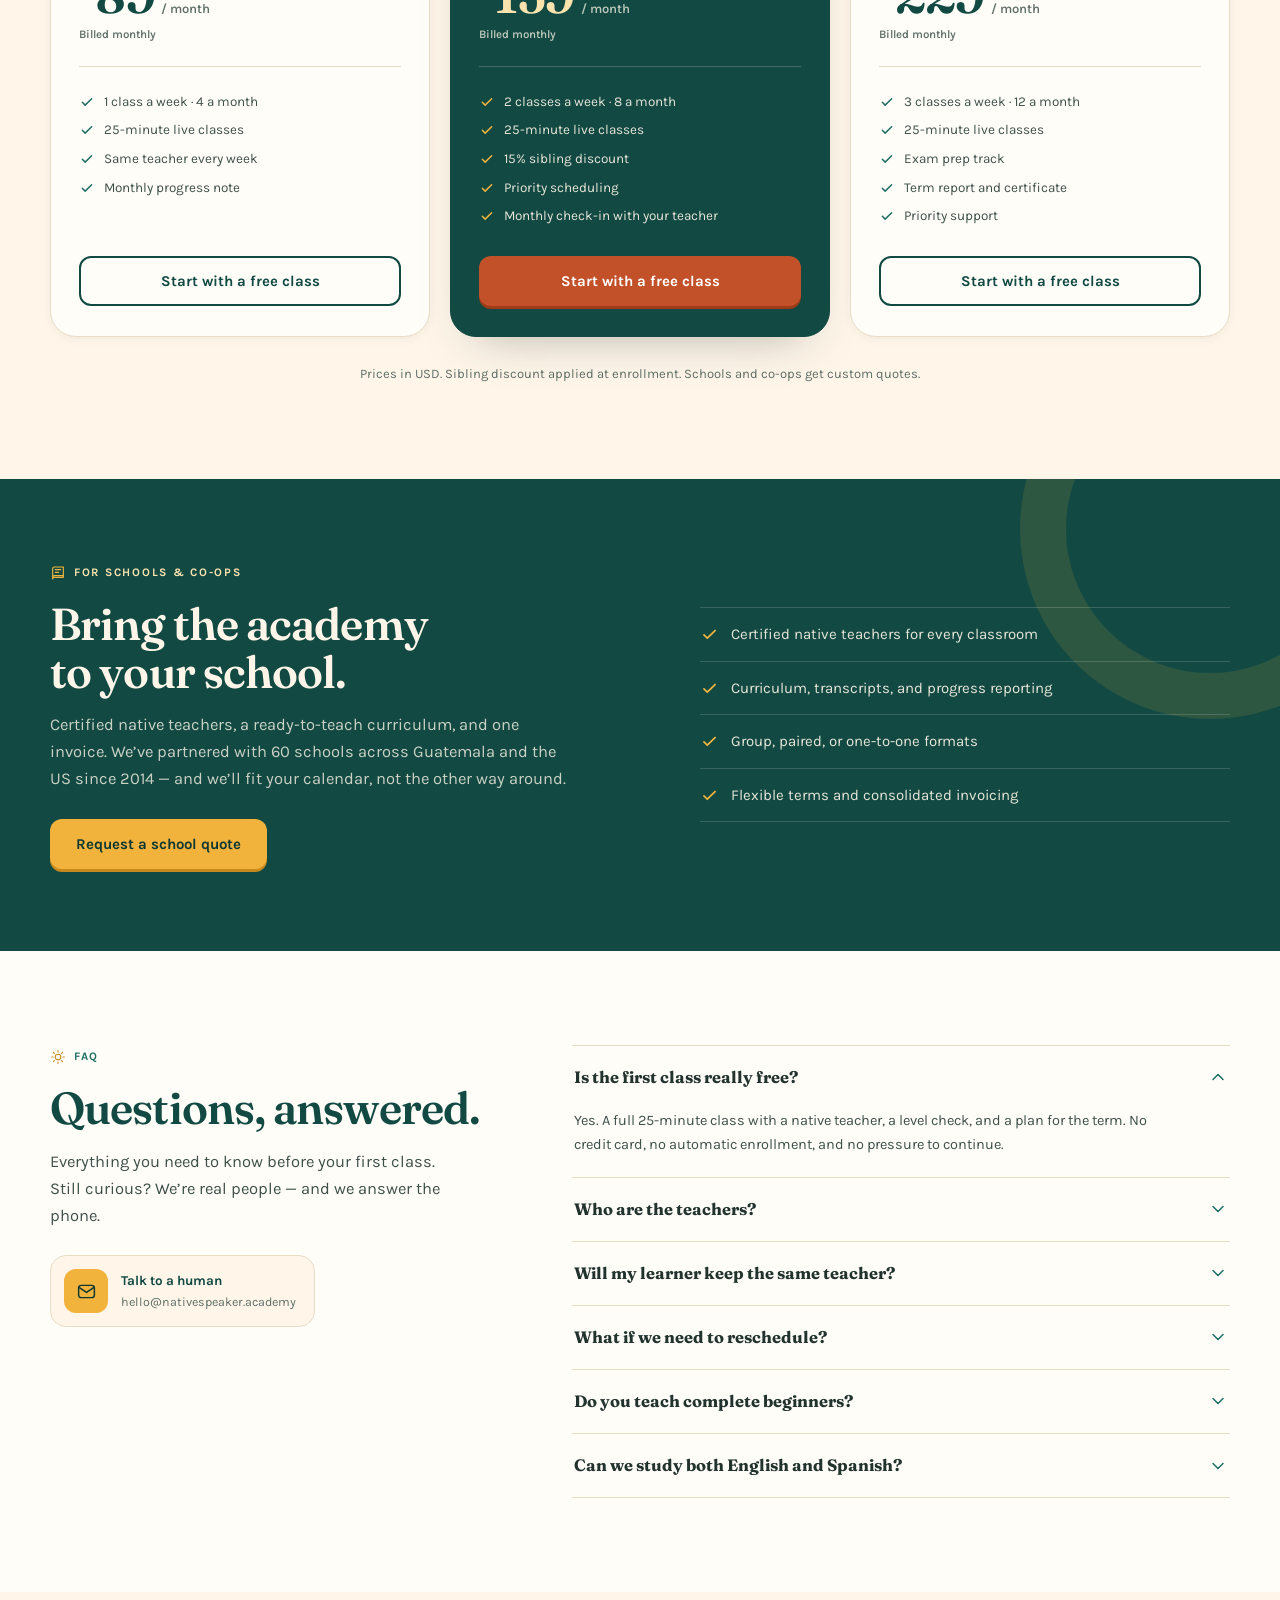
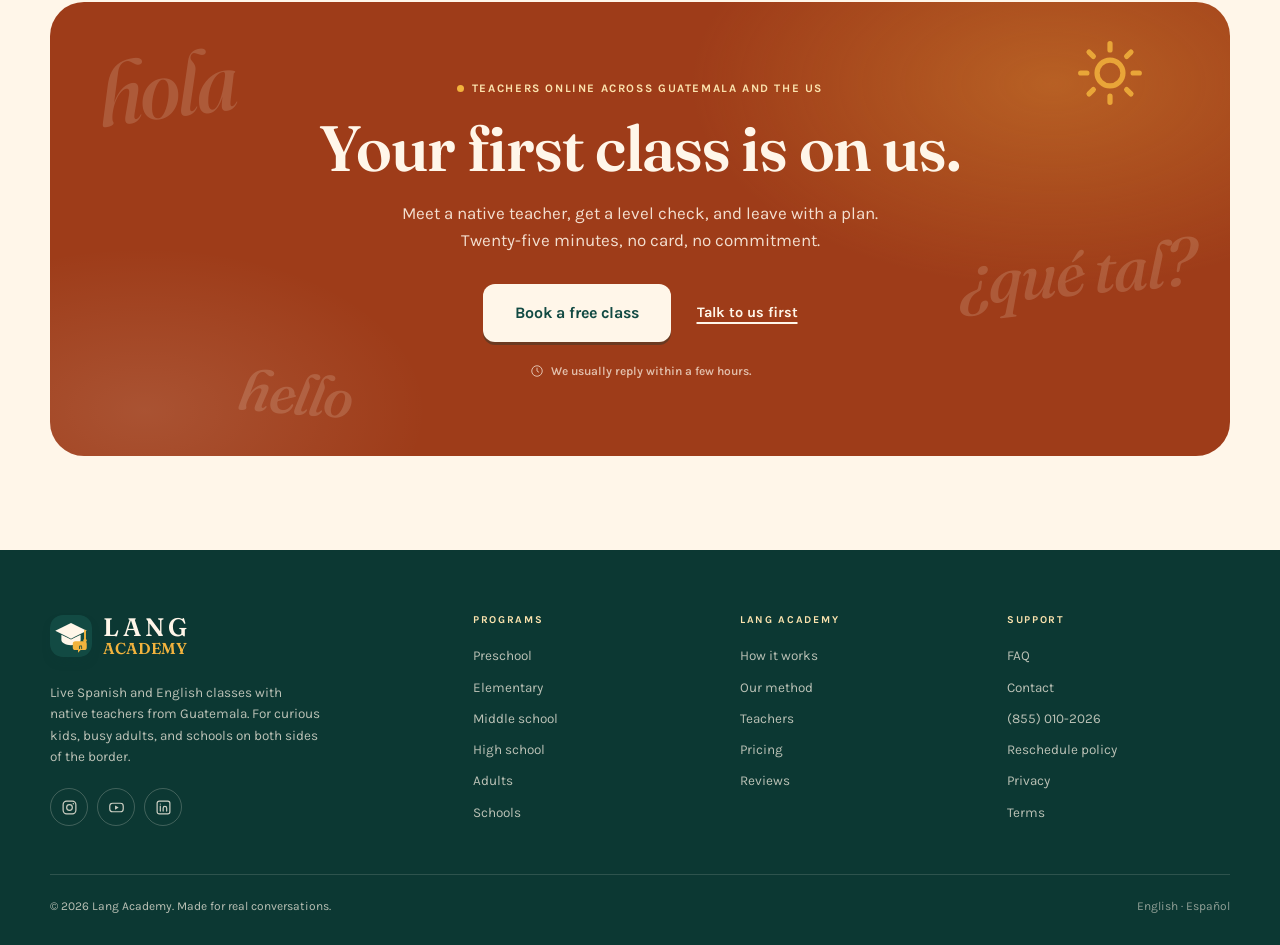
<file: lang-academy/index.html>
<!DOCTYPE html>
<html lang="en">
<head>
  <meta charset="utf-8">
  <meta name="viewport" content="width=device-width, initial-scale=1">
  <title>Lang Academy - Live Spanish &amp; English classes from Guatemala</title>
  <meta name="description" content="A live online language academy for ages 4 to adult. Native Spanish and English teachers rooted in Guatemala, a structured curriculum, the same teacher every week, and a free 25-minute trial class.">
  <meta name="theme-color" content="#124A43">
  <meta property="og:title" content="Lang Academy — Small classes. Big confidence.">
  <meta property="og:description" content="Live Spanish and English classes with native teachers from Guatemala. Same teacher, same time, every week. First class free.">
  <meta property="og:type" content="website">
  <link rel="icon" href="../assets/logos/academy.svg" type="image/svg+xml">
  <link rel="preconnect" href="https://fonts.googleapis.com">
  <link rel="preconnect" href="https://fonts.gstatic.com" crossorigin>
  <link href="https://fonts.googleapis.com/css2?family=Fraunces:ital,opsz,wght@0,9..144,400..700;1,9..144,400..700&family=Karla:ital,wght@0,400..700;1,400..600&display=swap" rel="stylesheet">
  <link rel="stylesheet" href="styles.css">
  <script>document.documentElement.classList.add("js");</script>
</head>
<body>
  <a class="skip-link" href="#main">Skip to content</a>

  <svg class="svg-sprite" xmlns="http://www.w3.org/2000/svg" aria-hidden="true">
    <symbol id="i-star" viewBox="0 0 24 24">
      <path d="m12 3 2.78 5.63 6.22.9-4.5 4.39 1.06 6.2L12 17.2l-5.56 2.92 1.06-6.2L3 9.53l6.22-.9L12 3Z" fill="currentColor"/>
    </symbol>
    <symbol id="i-check" viewBox="0 0 24 24">
      <path d="m5 12.5 4.2 4.2L19 7" fill="none" stroke="currentColor" stroke-width="2.2" stroke-linecap="round" stroke-linejoin="round"/>
    </symbol>
    <symbol id="i-chevron" viewBox="0 0 24 24">
      <path d="m6 9 6 6 6-6" fill="none" stroke="currentColor" stroke-width="1.8" stroke-linecap="round" stroke-linejoin="round"/>
    </symbol>
    <symbol id="i-arrow" viewBox="0 0 24 24">
      <path d="M4 12h15m-6-6 6 6-6 6" fill="none" stroke="currentColor" stroke-width="1.8" stroke-linecap="round" stroke-linejoin="round"/>
    </symbol>
    <symbol id="i-sun" viewBox="0 0 24 24">
      <circle cx="12" cy="12" r="4.2" fill="none" stroke="currentColor" stroke-width="1.7"/>
      <path d="M12 2.5v2M12 19.5v2M2.5 12h2M19.5 12h2M5.2 5.2l1.4 1.4M17.4 17.4l1.4 1.4M18.8 5.2l-1.4 1.4M6.6 17.4l-1.4 1.4" fill="none" stroke="currentColor" stroke-width="1.7" stroke-linecap="round"/>
    </symbol>
    <symbol id="i-sparkle" viewBox="0 0 24 24">
      <path d="M12 2.5c.7 5.4 3.6 8.3 9 9-5.4.7-8.3 3.6-9 9-.7-5.4-3.6-8.3-9-9 5.4-.7 8.3-3.6 9-9Z" fill="currentColor"/>
    </symbol>
    <symbol id="i-calendar" viewBox="0 0 24 24">
      <rect x="3" y="5" width="18" height="16" rx="3" fill="none" stroke="currentColor" stroke-width="1.7"/>
      <path d="M8 3v4M16 3v4M3 10h18" fill="none" stroke="currentColor" stroke-width="1.7" stroke-linecap="round"/>
    </symbol>
    <symbol id="i-video" viewBox="0 0 24 24">
      <rect x="3" y="6" width="13" height="12" rx="3" fill="none" stroke="currentColor" stroke-width="1.7"/>
      <path d="m16 10 5-3v10l-5-3" fill="none" stroke="currentColor" stroke-width="1.7" stroke-linejoin="round"/>
    </symbol>
    <symbol id="i-clock" viewBox="0 0 24 24">
      <circle cx="12" cy="12" r="9" fill="none" stroke="currentColor" stroke-width="1.7"/>
      <path d="M12 7v5l3 2" fill="none" stroke="currentColor" stroke-width="1.7" stroke-linecap="round"/>
    </symbol>
    <symbol id="i-globe" viewBox="0 0 24 24">
      <circle cx="12" cy="12" r="9" fill="none" stroke="currentColor" stroke-width="1.7"/>
      <path d="M3 12h18M12 3c2.5 2.6 3.8 5.6 3.8 9s-1.3 6.4-3.8 9c-2.5-2.6-3.8-5.6-3.8-9S9.5 5.6 12 3Z" fill="none" stroke="currentColor" stroke-width="1.7"/>
    </symbol>
    <symbol id="i-users" viewBox="0 0 24 24">
      <circle cx="9" cy="8.5" r="3.4" fill="none" stroke="currentColor" stroke-width="1.7"/>
      <path d="M2.8 20a6.2 6.2 0 0 1 12.4 0M16.2 5.5a3.2 3.2 0 0 1 0 6M18.2 14.4a5.6 5.6 0 0 1 3 5.6" fill="none" stroke="currentColor" stroke-width="1.7" stroke-linecap="round"/>
    </symbol>
    <symbol id="i-book" viewBox="0 0 24 24">
      <path d="M4 5.5A2.5 2.5 0 0 1 6.5 3H20v15.5H6.5A2.5 2.5 0 0 0 4 21V5.5Z" fill="none" stroke="currentColor" stroke-width="1.7" stroke-linejoin="round"/>
      <path d="M4 18.5A2.5 2.5 0 0 1 6.5 16H20M8 7h8M8 11h5" fill="none" stroke="currentColor" stroke-width="1.7" stroke-linecap="round"/>
    </symbol>
    <symbol id="i-chart" viewBox="0 0 24 24">
      <path d="M4 20V4M4 20h16" fill="none" stroke="currentColor" stroke-width="1.7" stroke-linecap="round"/>
      <path d="M8 16v-4M12.5 16V8M17 16v-6" fill="none" stroke="currentColor" stroke-width="1.7" stroke-linecap="round"/>
    </symbol>
    <symbol id="i-pin" viewBox="0 0 24 24">
      <path d="M20 10c0 5-8 11-8 11S4 15 4 10a8 8 0 1 1 16 0Z" fill="none" stroke="currentColor" stroke-width="1.7" stroke-linejoin="round"/>
      <circle cx="12" cy="10" r="2.5" fill="none" stroke="currentColor" stroke-width="1.7"/>
    </symbol>
    <symbol id="i-mail" viewBox="0 0 24 24">
      <rect x="3" y="5" width="18" height="14" rx="3" fill="none" stroke="currentColor" stroke-width="1.7"/>
      <path d="m3 7 9 6 9-6" fill="none" stroke="currentColor" stroke-width="1.7" stroke-linejoin="round"/>
    </symbol>
    <symbol id="i-phone" viewBox="0 0 24 24">
      <path d="M6.6 3.8 9 8.2 7.2 10a13 13 0 0 0 6.8 6.8l1.8-1.8 4.4 2.4-.7 3a2 2 0 0 1-2 1.5C10.8 21.2 2.8 13.2 2.1 6.5a2 2 0 0 1 1.5-2l3-.7Z" fill="none" stroke="currentColor" stroke-width="1.7" stroke-linejoin="round"/>
    </symbol>
    <symbol id="i-shield" viewBox="0 0 24 24">
      <path d="M12 3 4.5 6v5.4c0 4.4 3 8.2 7.5 9.6 4.5-1.4 7.5-5.2 7.5-9.6V6L12 3Z" fill="none" stroke="currentColor" stroke-width="1.7" stroke-linejoin="round"/>
      <path d="m8.7 12 2.2 2.2 4.4-4.6" fill="none" stroke="currentColor" stroke-width="1.7" stroke-linecap="round" stroke-linejoin="round"/>
    </symbol>
    <symbol id="i-quote" viewBox="0 0 24 24">
      <path d="M9.5 6.5c-3 1.2-4.7 3.8-4.7 7.3 0 2.4 1.3 3.7 3.2 3.7 1.8 0 3-1.2 3-3 0-1.6-1.1-2.8-2.7-2.8-.3 0-.6 0-.8.1.3-1.6 1.4-2.9 3-3.7l-1-1.6Zm9 0c-3 1.2-4.7 3.8-4.7 7.3 0 2.4 1.3 3.7 3.2 3.7 1.8 0 3-1.2 3-3 0-1.6-1.1-2.8-2.7-2.8-.3 0-.6 0-.8.1.3-1.6 1.4-2.9 3-3.7l-1-1.6Z" fill="currentColor"/>
    </symbol>
    <symbol id="i-heart" viewBox="0 0 24 24">
      <path d="M20.84 4.61a5.5 5.5 0 0 0-7.78 0L12 5.67l-1.06-1.06a5.5 5.5 0 0 0-7.78 7.78l1.06 1.06L12 21.23l7.78-7.78 1.06-1.06a5.5 5.5 0 0 0 0-7.78Z" fill="none" stroke="currentColor" stroke-width="1.8" stroke-linejoin="round"/>
    </symbol>
    <symbol id="i-menu" viewBox="0 0 24 24">
      <path d="M4 7h16M4 12h16M4 17h16" fill="none" stroke="currentColor" stroke-width="1.8" stroke-linecap="round"/>
    </symbol>
    <symbol id="i-close" viewBox="0 0 24 24">
      <path d="m6 6 12 12M18 6 6 18" fill="none" stroke="currentColor" stroke-width="1.8" stroke-linecap="round"/>
    </symbol>
    <symbol id="i-instagram" viewBox="0 0 24 24">
      <rect x="3" y="3" width="18" height="18" rx="5" fill="none" stroke="currentColor" stroke-width="1.7"/>
      <circle cx="12" cy="12" r="4" fill="none" stroke="currentColor" stroke-width="1.7"/>
      <circle cx="17.4" cy="6.6" r="1" fill="currentColor"/>
    </symbol>
    <symbol id="i-youtube" viewBox="0 0 24 24">
      <rect x="2.5" y="6" width="19" height="12" rx="4" fill="none" stroke="currentColor" stroke-width="1.7"/>
      <path d="m10 9 5 3-5 3V9Z" fill="currentColor"/>
    </symbol>
    <symbol id="i-linkedin" viewBox="0 0 24 24">
      <rect x="3" y="3" width="18" height="18" rx="3" fill="none" stroke="currentColor" stroke-width="1.7"/>
      <path d="M7.5 10v7M7.5 7.1v.1M11.5 17v-4a2.5 2.5 0 0 1 5 0v4" fill="none" stroke="currentColor" stroke-width="1.7" stroke-linecap="round"/>
    </symbol>
  </svg>

  <div class="announce">
    <div class="container announce-inner">
      <p><svg class="icon" aria-hidden="true"><use href="#i-sparkle"></use></svg> Spring term is open — book a free class this week</p>
      <div class="announce-links">
        <a href="tel:+18550102026"><svg class="icon" aria-hidden="true"><use href="#i-phone"></use></svg> (855) 010-2026</a>
        <a href="#schools">For schools</a>
      </div>
    </div>
  </div>

  <header class="site-header" id="site-header">
    <div class="container nav-shell">
      <a class="brand" href="#top" aria-label="Lang Academy home">
        <img class="brand-mark" src="../assets/logos/academy.svg" alt="" width="40" height="40">
        <span class="brand-name" aria-hidden="true">
          <span class="brand-line brand-line--top">LANG</span>
          <span class="brand-line brand-line--bottom">ACADEMY</span>
        </span>
      </a>

      <nav class="nav-links" id="primary-nav" aria-label="Main navigation">
        <a href="#programs">Programs</a>
        <a href="#how">How it works</a>
        <a href="#teachers">Teachers</a>
        <a href="#pricing">Pricing</a>
        <a href="#reviews">Reviews</a>
        <a href="#faq">FAQ</a>
        <a class="btn btn-primary nav-mobile-cta js-book" href="#book">Book a free class</a>
      </nav>

      <div class="nav-actions">
        <a class="btn btn-primary btn-sm js-book" href="#book">Book a free class</a>
        <button class="nav-toggle" type="button" aria-expanded="false" aria-controls="primary-nav" aria-label="Open menu">
          <svg class="icon icon-menu" aria-hidden="true"><use href="#i-menu"></use></svg>
          <svg class="icon icon-close" aria-hidden="true"><use href="#i-close"></use></svg>
        </button>
      </div>
    </div>
  </header>

  <main id="main">
    <section class="hero" id="top">
      <div class="hero-sun" aria-hidden="true"></div>
      <div class="hero-dots" aria-hidden="true"></div>

      <div class="container hero-grid">
        <div class="hero-copy">
          <p class="eyebrow"><svg class="icon" aria-hidden="true"><use href="#i-sun"></use></svg> Live online · Ages 4 to adult · Spanish &amp; English · Guatemala</p>
          <h1>Small classes.<br><span class="mark">Big confidence.<svg class="squiggle" viewBox="0 0 320 16" aria-hidden="true" preserveAspectRatio="none"><path d="M4 11c58-7 108-7 156-3 47 4 96 2 156-5" fill="none" stroke="currentColor" stroke-width="5" stroke-linecap="round"/></svg></span></h1>
          <p class="hero-lede">Lang Academy pairs learners in the US and Guatemala with native teachers for live, structured classes — the same teacher, the same time, every week. Spanish for English speakers, English for Spanish speakers, and a real curriculum for both.</p>

          <form class="hero-form" id="hero-form">
            <label class="sr-only" for="hero-email">Your email address</label>
            <div class="hero-form-row">
              <input id="hero-email" name="email" type="email" autocomplete="email" placeholder="Your email address" required>
              <button class="btn btn-primary" type="submit">Book a free class</button>
            </div>
            <p class="hero-form-note"><svg class="icon" aria-hidden="true"><use href="#i-check"></use></svg> 25 minutes · No card · No commitment</p>
          </form>

          <div class="hero-proof">
            <div class="avatar-stack" aria-hidden="true">
              <img src="../assets/img/academy/teacher-lucia.jpg" alt="">
              <img src="../assets/img/learner-ana.jpg" alt="">
              <img src="../assets/img/learner-tom.jpg" alt="">
              <img src="../assets/img/learner-lucia.jpg" alt="">
            </div>
            <div>
              <p class="stars" role="img" aria-label="Rated 4.9 out of 5">
                <svg class="icon" aria-hidden="true"><use href="#i-star"></use></svg>
                <svg class="icon" aria-hidden="true"><use href="#i-star"></use></svg>
                <svg class="icon" aria-hidden="true"><use href="#i-star"></use></svg>
                <svg class="icon" aria-hidden="true"><use href="#i-star"></use></svg>
                <svg class="icon" aria-hidden="true"><use href="#i-star"></use></svg>
              </p>
              <p class="hero-proof-text"><strong>4.9</strong> · Loved by 12,000+ families</p>
            </div>
          </div>
        </div>

        <div class="hero-visual">
          <div class="hero-arch">
            <img src="../assets/img/academy/hero-class.jpg" alt="A young learner in an online class at home, smiling at the screen" fetchpriority="high">
          </div>

          <div class="live-card">
            <img class="live-avatar" src="../assets/img/academy/teacher-lucia.jpg" alt="">
            <div>
              <p class="live-title"><span class="live-dot" aria-hidden="true"></span> Lucía is online</p>
              <p class="live-sub">Spanish · Ages 6–10</p>
            </div>
          </div>

          <div class="progress-card">
            <div class="progress-head">
              <span>Sofía, age 8</span>
              <strong>72%</strong>
            </div>
            <p class="progress-label">Speaking confidence</p>
            <div class="progress-track" aria-hidden="true"><span style="width:72%"></span></div>
            <p class="progress-foot"><svg class="icon" aria-hidden="true"><use href="#i-chart"></use></svg> +18% this term</p>
          </div>

          <div class="hola-bubble" aria-hidden="true">¡Hola!</div>

          <div class="starburst" aria-hidden="true">
            <svg viewBox="0 0 120 120">
              <path d="M60 4l6.6 20.4L86 14.6 78.8 35 100 40.9l-16.9 13 13 17.1-21.6-2.2L71 91.6 60 72.5l-11 19.1-3.5-22.8L24 71l13-17.1L20 40.9 41.2 35l-7.2-20.4 19.4 9.8L60 4Z" fill="currentColor"/>
            </svg>
            <span><strong>40,000</strong> classes a month</span>
          </div>
        </div>
      </div>
    </section>

    <section class="trust-strip" aria-label="Trusted by families and schools">
      <div class="container trust-inner">
        <p>Trusted by families and schools across the US and Guatemala</p>
        <ul class="trust-logos">
          <li>Antigua Bilingual</li>
          <li>Casa Verde</li>
          <li>Xela Learning</li>
          <li>Northstar</li>
          <li>Lumen Prep</li>
        </ul>
      </div>
    </section>

    <section class="stats" aria-label="Lang Academy in numbers">
      <div class="container stats-grid">
        <div class="stat">
          <strong>40,000</strong>
          <span>classes taught each month</span>
        </div>
        <div class="stat">
          <strong>12,000+</strong>
          <span>families learning with us</span>
        </div>
        <div class="stat">
          <strong>60</strong>
          <span>partner schools in Guatemala &amp; the US</span>
        </div>
        <div class="stat">
          <strong>4.9/5</strong>
          <span>from 2,300+ reviews</span>
        </div>
      </div>
    </section>

    <section class="programs section" id="programs">
      <div class="container">
        <div class="section-head section-head--split">
          <div>
            <p class="eyebrow"><svg class="icon" aria-hidden="true"><use href="#i-book"></use></svg> Programs</p>
            <h2>One academy. Every age and stage.</h2>
            <p>Pick a program and we’ll match your learner with a teacher who teaches it every day. Not sure where to start? We’ll help you choose.</p>
          </div>
          <a class="text-link" href="#book">Talk to an advisor <svg class="icon" aria-hidden="true"><use href="#i-arrow"></use></svg></a>
        </div>

        <div class="program-tabs" role="tablist" aria-label="Programs by age">
          <button class="program-tab is-active" id="tab-preschool" type="button" role="tab" aria-selected="true" aria-controls="panel-preschool" tabindex="0" data-program="preschool">
            <span>Preschool</span><small>Ages 4–6</small>
          </button>
          <button class="program-tab" id="tab-elementary" type="button" role="tab" aria-selected="false" aria-controls="panel-elementary" tabindex="-1" data-program="elementary">
            <span>Elementary</span><small>Ages 6–10</small>
          </button>
          <button class="program-tab" id="tab-middle" type="button" role="tab" aria-selected="false" aria-controls="panel-middle" tabindex="-1" data-program="middle">
            <span>Middle school</span><small>Ages 10–13</small>
          </button>
          <button class="program-tab" id="tab-high" type="button" role="tab" aria-selected="false" aria-controls="panel-high" tabindex="-1" data-program="high">
            <span>High school</span><small>Ages 13–18</small>
          </button>
          <button class="program-tab" id="tab-adults" type="button" role="tab" aria-selected="false" aria-controls="panel-adults" tabindex="-1" data-program="adults">
            <span>Adults</span><small>18+</small>
          </button>
          <button class="program-tab" id="tab-schools" type="button" role="tab" aria-selected="false" aria-controls="panel-schools" tabindex="-1" data-program="schools">
            <span>Schools</span><small>Groups &amp; co-ops</small>
          </button>
        </div>

        <div class="program-panels">
          <div class="program-panel" id="panel-preschool" role="tabpanel" aria-labelledby="tab-preschool" tabindex="0">
            <div class="program-media">
              <img src="../assets/img/academy/program-preschool.jpg" alt="A young girl holding alphabet cards during an online lesson" loading="lazy">
              <span class="media-chip">Ages 4–6 · 25 min</span>
            </div>
            <div class="program-info">
              <p class="program-kicker">Preschool · 2 classes a week</p>
              <h3>First words, first songs, first “I can do it.”</h3>
              <p>Play-based classes built around songs, stories, and movement. Little learners pick up greetings, colors, numbers, and everyday phrases the way they learned their first language — by using them.</p>
              <ul class="check-list">
                <li><svg class="icon" aria-hidden="true"><use href="#i-check"></use></svg> Songs, stories, and play in every class</li>
                <li><svg class="icon" aria-hidden="true"><use href="#i-check"></use></svg> A gentle introduction to sounds and reading</li>
                <li><svg class="icon" aria-hidden="true"><use href="#i-check"></use></svg> A short progress note for parents each month</li>
              </ul>
              <div class="program-foot">
                <div class="language-chips" aria-label="Available languages"><span>Spanish</span><span>English</span></div>
                <a class="btn btn-primary btn-sm js-book" href="#book" data-program="Preschool">Try a free class</a>
              </div>
            </div>
          </div>

          <div class="program-panel" id="panel-elementary" role="tabpanel" aria-labelledby="tab-elementary" tabindex="0" hidden>
            <div class="program-media">
              <img src="../assets/img/academy/program-elementary.jpg" alt="Two girls writing in notebooks during an online class outdoors" loading="lazy">
              <span class="media-chip">Ages 6–10 · 25 min</span>
            </div>
            <div class="program-info">
              <p class="program-kicker">Elementary · 2 classes a week</p>
              <h3>From “hola” to full sentences.</h3>
              <p>Learners build vocabulary and sentence patterns through show-and-tell, games, and short conversations. Teachers correct in the moment and celebrate every attempt, so speaking feels normal early.</p>
              <ul class="check-list">
                <li><svg class="icon" aria-hidden="true"><use href="#i-check"></use></svg> Speaking-first lessons with lots of turns</li>
                <li><svg class="icon" aria-hidden="true"><use href="#i-check"></use></svg> Reading and writing introduced gently</li>
                <li><svg class="icon" aria-hidden="true"><use href="#i-check"></use></svg> Monthly progress report with next steps</li>
              </ul>
              <div class="program-foot">
                <div class="language-chips" aria-label="Available languages"><span>Spanish</span><span>English</span></div>
                <a class="btn btn-primary btn-sm js-book" href="#book" data-program="Elementary">Try a free class</a>
              </div>
            </div>
          </div>

          <div class="program-panel" id="panel-middle" role="tabpanel" aria-labelledby="tab-middle" tabindex="0" hidden>
            <div class="program-media">
              <img src="../assets/img/academy/program-middle.jpg" alt="A boy watching an educational video on a laptop at a desk" loading="lazy">
              <span class="media-chip">Ages 10–13 · 50 min</span>
            </div>
            <div class="program-info">
              <p class="program-kicker">Middle school · 2 classes a week</p>
              <h3>Grammar that finally makes sense.</h3>
              <p>A structured bridge from everyday phrases to real grammar. Students present, debate, and write short pieces — with a teacher who makes mistakes feel like part of the work.</p>
              <ul class="check-list">
                <li><svg class="icon" aria-hidden="true"><use href="#i-check"></use></svg> All tenses, taught through conversation</li>
                <li><svg class="icon" aria-hidden="true"><use href="#i-check"></use></svg> Short projects and presentations</li>
                <li><svg class="icon" aria-hidden="true"><use href="#i-check"></use></svg> Study habits that carry into high school</li>
              </ul>
              <div class="program-foot">
                <div class="language-chips" aria-label="Available languages"><span>Spanish</span><span>English</span></div>
                <a class="btn btn-primary btn-sm js-book" href="#book" data-program="Middle school">Try a free class</a>
              </div>
            </div>
          </div>

          <div class="program-panel" id="panel-high" role="tabpanel" aria-labelledby="tab-high" tabindex="0" hidden>
            <div class="program-media">
              <img src="../assets/img/academy/program-high.jpg" alt="A teenager taking an online class at a desktop computer" loading="lazy">
              <span class="media-chip">Ages 13–18 · 50 min</span>
            </div>
            <div class="program-info">
              <p class="program-kicker">High school · 2–3 classes a week</p>
              <h3>Credit-ready. Conversation-fluent.</h3>
              <p>A rigorous sequence that satisfies high school world-language requirements and prepares students for AP, DELE, and IELTS — plus the real conversations that happen after the exam.</p>
              <ul class="check-list">
                <li><svg class="icon" aria-hidden="true"><use href="#i-check"></use></svg> Transcripts and credit documentation</li>
                <li><svg class="icon" aria-hidden="true"><use href="#i-check"></use></svg> Exam prep for AP Spanish, DELE, and IELTS</li>
                <li><svg class="icon" aria-hidden="true"><use href="#i-check"></use></svg> Interview and presentation coaching</li>
              </ul>
              <div class="program-foot">
                <div class="language-chips" aria-label="Available languages"><span>Spanish</span><span>English</span></div>
                <a class="btn btn-primary btn-sm js-book" href="#book" data-program="High school">Try a free class</a>
              </div>
            </div>
          </div>

          <div class="program-panel" id="panel-adults" role="tabpanel" aria-labelledby="tab-adults" tabindex="0" hidden>
            <div class="program-media">
              <img src="../assets/img/academy/program-adults.jpg" alt="An adult learner taking notes beside a laptop" loading="lazy">
              <span class="media-chip">Adults · 50 min</span>
            </div>
            <div class="program-info">
              <p class="program-kicker">Adults · 1–3 classes a week</p>
              <h3>It’s not too late to sound like yourself.</h3>
              <p>Starting from zero or dusting off years of study? Classes are built around your work, travel, and family — with a teacher who remembers what you care about and why you started.</p>
              <ul class="check-list">
                <li><svg class="icon" aria-hidden="true"><use href="#i-check"></use></svg> Conversation, travel, business, or exam goals</li>
                <li><svg class="icon" aria-hidden="true"><use href="#i-check"></use></svg> Evenings and weekends available</li>
                <li><svg class="icon" aria-hidden="true"><use href="#i-check"></use></svg> Notes and recordings after every class</li>
              </ul>
              <div class="program-foot">
                <div class="language-chips" aria-label="Available languages"><span>Spanish</span><span>English</span></div>
                <a class="btn btn-primary btn-sm js-book" href="#book" data-program="Adults">Try a free class</a>
              </div>
            </div>
          </div>

          <div class="program-panel" id="panel-schools" role="tabpanel" aria-labelledby="tab-schools" tabindex="0" hidden>
            <div class="program-media">
              <img src="../assets/img/academy/program-schools.jpg" alt="A teacher leading a classroom of students with their hands raised" loading="lazy">
              <span class="media-chip">Schools · Custom terms</span>
            </div>
            <div class="program-info">
              <p class="program-kicker">Schools &amp; co-ops</p>
              <h3>Your curriculum. Our native teachers.</h3>
              <p>We provide certified native teachers, ready-to-teach curriculum, and reporting for private, charter, hybrid, and homeschool groups — live, online, and aligned to your calendar.</p>
              <ul class="check-list">
                <li><svg class="icon" aria-hidden="true"><use href="#i-check"></use></svg> Certified teachers and vetted curriculum</li>
                <li><svg class="icon" aria-hidden="true"><use href="#i-check"></use></svg> Enrollment, reporting, and invoicing handled</li>
                <li><svg class="icon" aria-hidden="true"><use href="#i-check"></use></svg> Group or one-to-one formats</li>
              </ul>
              <div class="program-foot">
                <div class="language-chips" aria-label="Available languages"><span>Spanish</span><span>English</span></div>
                <a class="btn btn-primary btn-sm" href="mailto:schools@nativespeaker.academy">Talk to our team</a>
              </div>
            </div>
          </div>
        </div>
      </div>
    </section>

    <section class="how section" id="how">
      <div class="container">
        <div class="section-head section-head--center">
          <p class="eyebrow"><svg class="icon" aria-hidden="true"><use href="#i-calendar"></use></svg> How it works</p>
          <h2>Three steps to your first class.</h2>
          <p>No placement marathon. No annual contract. Just a free class, a real teacher, and a plan.</p>
        </div>

        <ol class="steps">
          <li class="step">
            <span class="step-number" aria-hidden="true">01</span>
            <span class="step-icon"><svg class="icon" aria-hidden="true"><use href="#i-calendar"></use></svg></span>
            <h3>Book a free class</h3>
            <p>Tell us the learner’s age, language, and a time that works. We’ll match you with a teacher within one business day.</p>
          </li>
          <li class="step">
            <span class="step-number" aria-hidden="true">02</span>
            <span class="step-icon"><svg class="icon" aria-hidden="true"><use href="#i-video"></use></svg></span>
            <h3>Meet your teacher</h3>
            <p>A real 25-minute class — not a sales call. You’ll get a level check and a simple plan for the term.</p>
          </li>
          <li class="step">
            <span class="step-number" aria-hidden="true">03</span>
            <span class="step-icon"><svg class="icon" aria-hidden="true"><use href="#i-chart"></use></svg></span>
            <h3>Settle into a rhythm</h3>
            <p>Same teacher, same weekly slot. Progress reports every month, and reschedules when life happens.</p>
          </li>
        </ol>

        <div class="steps-cta">
          <a class="btn btn-primary js-book" href="#book">Book a free class</a>
          <span>Questions first? <a class="inline-link" href="#faq">Read the FAQ</a></span>
        </div>
      </div>
    </section>

    <section class="method section" id="method">
      <div class="container">
        <div class="section-head section-head--split">
          <div>
            <p class="eyebrow"><svg class="icon" aria-hidden="true"><use href="#i-sparkle"></use></svg> The Lang Academy method</p>
            <h2>Why learners stay — and parents relax.</h2>
            <p>We built an academy, not a marketplace. That means a plan, a teacher, and someone who notices when it clicks.</p>
          </div>
        </div>

        <div class="bento">
          <article class="bento-card bento-teacher">
            <span class="bento-icon"><svg class="icon" aria-hidden="true"><use href="#i-globe"></use></svg></span>
            <h3>Native teachers who teach, not just talk.</h3>
            <p>Every teacher is a native speaker with classroom training and a background check. They correct in context — not from a textbook — and they remember what you struggled with last week.</p>
            <ul class="country-chips" aria-label="Teacher locations">
              <li>Antigua</li>
              <li>Quetzaltenango</li>
              <li>Lake Atitlán</li>
              <li>Guatemala City</li>
              <li>Cobán</li>
              <li>Livingston</li>
            </ul>
          </article>

          <article class="bento-card bento-consistency">
            <span class="bento-icon"><svg class="icon" aria-hidden="true"><use href="#i-heart"></use></svg></span>
            <h3>The same teacher every week.</h3>
            <p>No roulette. Your teacher learns your goals, your humor, and exactly which sounds need work.</p>
            <p class="bento-stamp">Consistency over chance</p>
          </article>

          <article class="bento-card bento-photo">
            <img src="../assets/img/academy/family-learning.jpg" alt="A mother helping her daughter with an online lesson at the kitchen table" loading="lazy">
            <p class="photo-caption"><svg class="icon" aria-hidden="true"><use href="#i-pin"></use></svg> At home, after school — where learning actually happens.</p>
          </article>

          <article class="bento-card bento-curriculum">
            <span class="bento-icon"><svg class="icon" aria-hidden="true"><use href="#i-book"></use></svg></span>
            <h3>A curriculum that builds.</h3>
            <p>Clear levels, not random conversation. Every class has a goal and every term has a destination.</p>
            <ol class="level-path" aria-label="Progression from beginner to advanced">
              <li>A1</li>
              <li>A2</li>
              <li>B1</li>
              <li>B2</li>
              <li>C1</li>
            </ol>
          </article>

          <article class="bento-card bento-report">
            <span class="bento-icon"><svg class="icon" aria-hidden="true"><use href="#i-chart"></use></svg></span>
            <h3>Reports you’ll actually read.</h3>
            <p>A short monthly note: what improved, what’s next, and how to help at home.</p>
            <div class="mini-report" role="img" aria-label="Sample report: speaking at 72 percent, up 18 percent this term">
              <div class="mini-report-row"><span>Speaking</span><strong>72%</strong></div>
              <div class="mini-report-track"><span style="width:72%"></span></div>
              <div class="mini-report-row"><span>Listening</span><strong>84%</strong></div>
              <div class="mini-report-track"><span style="width:84%"></span></div>
            </div>
          </article>
        </div>
      </div>
    </section>

    <section class="teachers section" id="teachers">
      <div class="container">
        <div class="section-head section-head--split">
          <div>
            <p class="eyebrow"><svg class="icon" aria-hidden="true"><use href="#i-users"></use></svg> Teachers</p>
            <h2>Meet a few of the people behind the progress.</h2>
            <p>120+ native teachers across Guatemala. We match you by age, goals, schedule, and personality — then stay with you.</p>
          </div>
          <p class="teachers-note"><svg class="icon" aria-hidden="true"><use href="#i-shield"></use></svg> Interviewed, trained, and background-checked</p>
        </div>

        <div class="teacher-grid">
          <article class="teacher-card">
            <div class="teacher-media">
              <img src="../assets/img/academy/teacher-lucia.jpg" alt="Portrait of Lucía Marín" loading="lazy">
              <span class="teacher-flag">Antigua, Guatemala</span>
            </div>
            <div class="teacher-body">
              <h3>Lucía Marín</h3>
              <p class="teacher-meta">Spanish &amp; English · 9 years teaching</p>
              <p class="teacher-quote">“I teach the way I talk: warm, quick, and full of real examples.”</p>
              <p class="teacher-tags"><span>Preschool</span><span>Elementary</span><span>DELE</span></p>
            </div>
          </article>

          <article class="teacher-card">
            <div class="teacher-media">
              <img src="../assets/img/academy/teacher-mateo.jpg" alt="Portrait of Mateo Rivas" loading="lazy">
              <span class="teacher-flag">Quetzaltenango, Guatemala</span>
            </div>
            <div class="teacher-body">
              <h3>Mateo Rivas</h3>
              <p class="teacher-meta">Spanish · 7 years teaching</p>
              <p class="teacher-quote">“My classroom is the safest place to make a mistake.”</p>
              <p class="teacher-tags"><span>Middle school</span><span>High school</span><span>Conversation</span></p>
            </div>
          </article>

          <article class="teacher-card">
            <div class="teacher-media">
              <img src="../assets/img/academy/teacher-valentina.jpg" alt="Portrait of Valentina Ríos" loading="lazy">
              <span class="teacher-flag">Lake Atitlán, Guatemala</span>
            </div>
            <div class="teacher-body">
              <h3>Valentina Ríos</h3>
              <p class="teacher-meta">Spanish &amp; English · 6 years teaching</p>
              <p class="teacher-quote">“We laugh a lot. Somehow the grammar still sticks.”</p>
              <p class="teacher-tags"><span>Elementary</span><span>Adults</span><span>Pronunciation</span></p>
            </div>
          </article>

          <article class="teacher-card">
            <div class="teacher-media">
              <img src="../assets/img/academy/teacher-andres.jpg" alt="Portrait of Andrés Salas" loading="lazy">
              <span class="teacher-flag">Guatemala City, Guatemala</span>
            </div>
            <div class="teacher-body">
              <h3>Andrés Salas</h3>
              <p class="teacher-meta">Spanish &amp; English · 11 years teaching</p>
              <p class="teacher-quote">“I’ve taught astronauts, nurses, and one very determined grandmother.”</p>
              <p class="teacher-tags"><span>Adults</span><span>Business</span><span>IELTS</span></p>
            </div>
          </article>
        </div>
      </div>
    </section>

    <section class="reviews section" id="reviews">
      <div class="container">
        <div class="section-head section-head--split">
          <div>
            <p class="eyebrow"><svg class="icon" aria-hidden="true"><use href="#i-star"></use></svg> Reviews</p>
            <h2>Families notice. Learners feel it.</h2>
            <p>Every review comes from a verified account, after at least four weeks of classes.</p>
          </div>
          <div class="rating-summary">
            <strong>4.9</strong>
            <div>
              <p class="stars" role="img" aria-label="Rated 4.9 out of 5">
                <svg class="icon" aria-hidden="true"><use href="#i-star"></use></svg>
                <svg class="icon" aria-hidden="true"><use href="#i-star"></use></svg>
                <svg class="icon" aria-hidden="true"><use href="#i-star"></use></svg>
                <svg class="icon" aria-hidden="true"><use href="#i-star"></use></svg>
                <svg class="icon" aria-hidden="true"><use href="#i-star"></use></svg>
              </p>
              <span>2,300+ verified reviews</span>
            </div>
          </div>
        </div>

        <div class="review-grid">
          <figure class="review review--featured">
            <svg class="quote-mark" aria-hidden="true"><use href="#i-quote"></use></svg>
            <div class="stars" role="img" aria-label="Rated 5 out of 5">
              <svg class="icon" aria-hidden="true"><use href="#i-star"></use></svg>
              <svg class="icon" aria-hidden="true"><use href="#i-star"></use></svg>
              <svg class="icon" aria-hidden="true"><use href="#i-star"></use></svg>
              <svg class="icon" aria-hidden="true"><use href="#i-star"></use></svg>
              <svg class="icon" aria-hidden="true"><use href="#i-star"></use></svg>
            </div>
            <blockquote>“My daughter used to hide when it was time for Spanish. Now she’s the one reminding me to log on. Her teacher knows her favorite animals, her dog’s name — everything.”</blockquote>
            <figcaption>
              <span class="monogram monogram--terra" aria-hidden="true">MR</span>
              <span class="review-person"><strong>Melissa R.</strong><span>Parent · Austin, TX · Elementary · 14 months</span></span>
            </figcaption>
          </figure>

          <figure class="review">
            <div class="stars" role="img" aria-label="Rated 5 out of 5">
              <svg class="icon" aria-hidden="true"><use href="#i-star"></use></svg>
              <svg class="icon" aria-hidden="true"><use href="#i-star"></use></svg>
              <svg class="icon" aria-hidden="true"><use href="#i-star"></use></svg>
              <svg class="icon" aria-hidden="true"><use href="#i-star"></use></svg>
              <svg class="icon" aria-hidden="true"><use href="#i-star"></use></svg>
            </div>
            <blockquote>“I’ve tried three apps and two community-college courses. This is the first time I’ve actually spoken. My teacher corrects me without making me feel small.”</blockquote>
            <figcaption>
              <span class="monogram monogram--teal" aria-hidden="true">DK</span>
              <span class="review-person"><strong>Daniel K.</strong><span>Adult learner · Chicago, IL · Spanish · 8 months</span></span>
            </figcaption>
          </figure>

          <figure class="review">
            <div class="stars" role="img" aria-label="Rated 5 out of 5">
              <svg class="icon" aria-hidden="true"><use href="#i-star"></use></svg>
              <svg class="icon" aria-hidden="true"><use href="#i-star"></use></svg>
              <svg class="icon" aria-hidden="true"><use href="#i-star"></use></svg>
              <svg class="icon" aria-hidden="true"><use href="#i-star"></use></svg>
              <svg class="icon" aria-hidden="true"><use href="#i-star"></use></svg>
            </div>
            <blockquote>“We needed a real curriculum and transcripts for our co-op. Lang Academy handled both — and our students actually look forward to class.”</blockquote>
            <figcaption>
              <span class="monogram monogram--gold" aria-hidden="true">PS</span>
              <span class="review-person"><strong>Priya S.</strong><span>Program director · Guatemala City · 2 years</span></span>
            </figcaption>
          </figure>
        </div>
      </div>
    </section>

    <section class="pricing section" id="pricing">
      <div class="container">
        <div class="section-head section-head--center">
          <p class="eyebrow"><svg class="icon" aria-hidden="true"><use href="#i-sparkle"></use></svg> Pricing</p>
          <h2>Simple plans. Real teaching.</h2>
          <p>Every plan starts with a free class. Cancel anytime — no annual contract, no surprise renewal.</p>

          <div class="billing-toggle" role="group" aria-label="Billing period">
            <button class="billing-btn is-active" type="button" data-billing="monthly" aria-pressed="true">Monthly</button>
            <button class="billing-btn" type="button" data-billing="quarterly" aria-pressed="false">Quarterly <span>save 10%</span></button>
          </div>
        </div>

        <div class="pricing-grid">
          <article class="price-card">
            <h3>Starter</h3>
            <p class="price-desc">A gentle start and a steady weekly rhythm.</p>
            <p class="price"><span class="currency">$</span><span class="price-amount" data-monthly="89" data-quarterly="80">89</span><span class="per">/ month</span></p>
            <p class="billing-note" data-monthly-note="Billed monthly" data-quarterly-note="Billed $240 per quarter">Billed monthly</p>
            <ul class="price-list">
              <li><svg class="icon" aria-hidden="true"><use href="#i-check"></use></svg> 1 class a week · 4 a month</li>
              <li><svg class="icon" aria-hidden="true"><use href="#i-check"></use></svg> 25-minute live classes</li>
              <li><svg class="icon" aria-hidden="true"><use href="#i-check"></use></svg> Same teacher every week</li>
              <li><svg class="icon" aria-hidden="true"><use href="#i-check"></use></svg> Monthly progress note</li>
            </ul>
            <a class="btn btn-ghost btn-block js-book" href="#book" data-plan="Starter">Start with a free class</a>
          </article>

          <article class="price-card price-card--featured">
            <span class="price-flag">Most popular</span>
            <h3>Family</h3>
            <p class="price-desc">Two classes a week — the rhythm most families keep.</p>
            <p class="price"><span class="currency">$</span><span class="price-amount" data-monthly="159" data-quarterly="143">159</span><span class="per">/ month</span></p>
            <p class="billing-note" data-monthly-note="Billed monthly" data-quarterly-note="Billed $429 per quarter">Billed monthly</p>
            <ul class="price-list">
              <li><svg class="icon" aria-hidden="true"><use href="#i-check"></use></svg> 2 classes a week · 8 a month</li>
              <li><svg class="icon" aria-hidden="true"><use href="#i-check"></use></svg> 25-minute live classes</li>
              <li><svg class="icon" aria-hidden="true"><use href="#i-check"></use></svg> 15% sibling discount</li>
              <li><svg class="icon" aria-hidden="true"><use href="#i-check"></use></svg> Priority scheduling</li>
              <li><svg class="icon" aria-hidden="true"><use href="#i-check"></use></svg> Monthly check-in with your teacher</li>
            </ul>
            <a class="btn btn-primary btn-block js-book" href="#book" data-plan="Family">Start with a free class</a>
          </article>

          <article class="price-card">
            <h3>Immersion</h3>
            <p class="price-desc">For fast, visible progress and exam goals.</p>
            <p class="price"><span class="currency">$</span><span class="price-amount" data-monthly="229" data-quarterly="206">229</span><span class="per">/ month</span></p>
            <p class="billing-note" data-monthly-note="Billed monthly" data-quarterly-note="Billed $618 per quarter">Billed monthly</p>
            <ul class="price-list">
              <li><svg class="icon" aria-hidden="true"><use href="#i-check"></use></svg> 3 classes a week · 12 a month</li>
              <li><svg class="icon" aria-hidden="true"><use href="#i-check"></use></svg> 25-minute live classes</li>
              <li><svg class="icon" aria-hidden="true"><use href="#i-check"></use></svg> Exam prep track</li>
              <li><svg class="icon" aria-hidden="true"><use href="#i-check"></use></svg> Term report and certificate</li>
              <li><svg class="icon" aria-hidden="true"><use href="#i-check"></use></svg> Priority support</li>
            </ul>
            <a class="btn btn-ghost btn-block js-book" href="#book" data-plan="Immersion">Start with a free class</a>
          </article>
        </div>

        <p class="pricing-note" aria-live="polite">Prices in USD. Sibling discount applied at enrollment. Schools and co-ops get custom quotes.</p>
      </div>
    </section>

    <section class="schools" id="schools">
      <div class="container schools-inner">
        <div class="schools-copy">
          <p class="eyebrow eyebrow--light"><svg class="icon" aria-hidden="true"><use href="#i-book"></use></svg> For schools &amp; co-ops</p>
          <h2>Bring the academy to your school.</h2>
          <p>Certified native teachers, a ready-to-teach curriculum, and one invoice. We’ve partnered with 60 schools across Guatemala and the US since 2014 — and we’ll fit your calendar, not the other way around.</p>
          <a class="btn btn-sun" href="mailto:schools@nativespeaker.academy">Request a school quote</a>
        </div>
        <ul class="schools-list">
          <li><svg class="icon" aria-hidden="true"><use href="#i-check"></use></svg> Certified native teachers for every classroom</li>
          <li><svg class="icon" aria-hidden="true"><use href="#i-check"></use></svg> Curriculum, transcripts, and progress reporting</li>
          <li><svg class="icon" aria-hidden="true"><use href="#i-check"></use></svg> Group, paired, or one-to-one formats</li>
          <li><svg class="icon" aria-hidden="true"><use href="#i-check"></use></svg> Flexible terms and consolidated invoicing</li>
        </ul>
      </div>
    </section>

    <section class="faq section" id="faq">
      <div class="container faq-grid">
        <div class="faq-copy">
          <p class="eyebrow"><svg class="icon" aria-hidden="true"><use href="#i-sun"></use></svg> FAQ</p>
          <h2>Questions, answered.</h2>
          <p>Everything you need to know before your first class. Still curious? We’re real people — and we answer the phone.</p>
          <a class="contact-card" href="mailto:hello@nativespeaker.academy">
            <span class="contact-icon"><svg class="icon" aria-hidden="true"><use href="#i-mail"></use></svg></span>
            <span><strong>Talk to a human</strong><span>hello@nativespeaker.academy</span></span>
          </a>
        </div>

        <div class="faq-list">
          <div class="faq-item is-open">
            <h3>
              <button class="faq-question" type="button" aria-expanded="true" aria-controls="faq-panel-1">
                Is the first class really free?
                <svg class="icon" aria-hidden="true"><use href="#i-chevron"></use></svg>
              </button>
            </h3>
            <div class="faq-panel" id="faq-panel-1" aria-hidden="false">
              <div><p>Yes. A full 25-minute class with a native teacher, a level check, and a plan for the term. No credit card, no automatic enrollment, and no pressure to continue.</p></div>
            </div>
          </div>

          <div class="faq-item">
            <h3>
              <button class="faq-question" type="button" aria-expanded="false" aria-controls="faq-panel-2">
                Who are the teachers?
                <svg class="icon" aria-hidden="true"><use href="#i-chevron"></use></svg>
              </button>
            </h3>
            <div class="faq-panel" id="faq-panel-2" aria-hidden="true" inert>
              <div><p>All teachers are native speakers with classroom training. They go through a video interview, a teaching demo, and a background check before joining, and are reviewed after every class.</p></div>
            </div>
          </div>

          <div class="faq-item">
            <h3>
              <button class="faq-question" type="button" aria-expanded="false" aria-controls="faq-panel-3">
                Will my learner keep the same teacher?
                <svg class="icon" aria-hidden="true"><use href="#i-chevron"></use></svg>
              </button>
            </h3>
            <div class="faq-panel" id="faq-panel-3" aria-hidden="true" inert>
              <div><p>Yes — that’s the point. Your teacher keeps notes, remembers goals, and builds on the last class. If the fit isn’t right, we’ll rematch you at no cost, and your notes move with you.</p></div>
            </div>
          </div>

          <div class="faq-item">
            <h3>
              <button class="faq-question" type="button" aria-expanded="false" aria-controls="faq-panel-4">
                What if we need to reschedule?
                <svg class="icon" aria-hidden="true"><use href="#i-chevron"></use></svg>
              </button>
            </h3>
            <div class="faq-panel" id="faq-panel-4" aria-hidden="true" inert>
              <div><p>Reschedule up to 12 hours before class at no cost. Later than that, the teacher keeps the lesson fee. Plans change — we’d rather make it easy than punish you for it.</p></div>
            </div>
          </div>

          <div class="faq-item">
            <h3>
              <button class="faq-question" type="button" aria-expanded="false" aria-controls="faq-panel-5">
                Do you teach complete beginners?
                <svg class="icon" aria-hidden="true"><use href="#i-chevron"></use></svg>
              </button>
            </h3>
            <div class="faq-panel" id="faq-panel-5" aria-hidden="true" inert>
              <div><p>Absolutely. Our youngest learners start at four, and adults start from zero every week. The first class is a conversation and a level check — not an exam.</p></div>
            </div>
          </div>

          <div class="faq-item">
            <h3>
              <button class="faq-question" type="button" aria-expanded="false" aria-controls="faq-panel-6">
                Can we study both English and Spanish?
                <svg class="icon" aria-hidden="true"><use href="#i-chevron"></use></svg>
              </button>
            </h3>
            <div class="faq-panel" id="faq-panel-6" aria-hidden="true" inert>
              <div><p>Yes. Most families choose one language at a time, but you can add a second track with the same plan. Your advisor will help you set a schedule that doesn’t overload the week.</p></div>
            </div>
          </div>
        </div>
      </div>
    </section>

    <section class="final-cta" id="book" aria-labelledby="cta-title">
      <div class="container">
        <div class="cta-panel">
          <div class="cta-deco" aria-hidden="true">
            <span class="deco-word deco-word--1">hola</span>
            <span class="deco-word deco-word--2">hello</span>
            <span class="deco-word deco-word--3">¿qué tal?</span>
            <span class="deco-sun"><svg viewBox="0 0 24 24"><use href="#i-sun"></use></svg></span>
          </div>
          <p class="cta-eyebrow"><span class="live-dot" aria-hidden="true"></span> Teachers online across Guatemala and the US</p>
          <h2 id="cta-title">Your first class is on us.</h2>
          <p class="cta-lede">Meet a native teacher, get a level check, and leave with a plan. Twenty-five minutes, no card, no commitment.</p>
          <div class="cta-actions">
            <a class="btn btn-cream btn-lg js-book" href="#book">Book a free class</a>
            <a class="cta-link" href="mailto:hello@nativespeaker.academy">Talk to us first</a>
          </div>
          <p class="cta-note"><svg class="icon" aria-hidden="true"><use href="#i-clock"></use></svg> We usually reply within a few hours.</p>
        </div>
      </div>
    </section>
  </main>

  <footer class="site-footer">
    <div class="container">
      <div class="footer-grid">
        <div class="footer-brand">
          <a class="brand brand--footer" href="#top" aria-label="Lang Academy home">
            <img class="brand-mark" src="../assets/logos/academy.svg" alt="" width="40" height="40">
            <span class="brand-name" aria-hidden="true">
              <span class="brand-line brand-line--top">LANG</span>
              <span class="brand-line brand-line--bottom">ACADEMY</span>
            </span>
          </a>
          <p>Live Spanish and English classes with native teachers from Guatemala. For curious kids, busy adults, and schools on both sides of the border.</p>
          <div class="socials">
            <a href="https://instagram.com" aria-label="Lang Academy on Instagram" target="_blank" rel="noopener"><svg class="icon" aria-hidden="true"><use href="#i-instagram"></use></svg></a>
            <a href="https://youtube.com" aria-label="Lang Academy on YouTube" target="_blank" rel="noopener"><svg class="icon" aria-hidden="true"><use href="#i-youtube"></use></svg></a>
            <a href="https://linkedin.com" aria-label="Lang Academy on LinkedIn" target="_blank" rel="noopener"><svg class="icon" aria-hidden="true"><use href="#i-linkedin"></use></svg></a>
          </div>
        </div>

        <div class="footer-col">
          <h3>Programs</h3>
          <a href="#programs">Preschool</a>
          <a href="#programs">Elementary</a>
          <a href="#programs">Middle school</a>
          <a href="#programs">High school</a>
          <a href="#programs">Adults</a>
          <a href="#schools">Schools</a>
        </div>

        <div class="footer-col">
          <h3>Lang Academy</h3>
          <a href="#how">How it works</a>
          <a href="#method">Our method</a>
          <a href="#teachers">Teachers</a>
          <a href="#pricing">Pricing</a>
          <a href="#reviews">Reviews</a>
        </div>

        <div class="footer-col">
          <h3>Support</h3>
          <a href="#faq">FAQ</a>
          <a href="mailto:hello@nativespeaker.academy">Contact</a>
          <a href="tel:+18550102026">(855) 010-2026</a>
          <a href="#faq">Reschedule policy</a>
          <a href="#faq">Privacy</a>
          <a href="#faq">Terms</a>
        </div>
      </div>

      <div class="footer-bottom">
        <p>© <span id="year">2026</span> Lang Academy. Made for real conversations.</p>
        <p class="footer-lang">English · <span lang="es">Español</span></p>
      </div>
    </div>
  </footer>

  <dialog class="booking-dialog" id="booking-dialog" aria-labelledby="book-title">
    <div class="dialog-inner">
      <button class="dialog-close" type="button" aria-label="Close booking dialog">
        <svg class="icon" aria-hidden="true"><use href="#i-close"></use></svg>
      </button>

      <div class="booking-head">
        <p class="booking-kicker"><svg class="icon" aria-hidden="true"><use href="#i-sun"></use></svg> Free trial class · 25 minutes</p>
        <h2 id="book-title" tabindex="-1">Book a free class</h2>
        <p class="booking-sub">A real lesson, not a sales call. No card, no commitment.</p>
        <p class="dialog-context" id="dialog-context" hidden></p>
      </div>

      <form id="booking-form">
        <label class="field">
          <span>Who is the class for?</span>
          <select name="student" required>
            <option value="" selected disabled>Choose an age group</option>
            <option>My child (4–10)</option>
            <option>My teen (11–17)</option>
            <option>Myself (18+)</option>
            <option>My school or co-op</option>
          </select>
        </label>

        <fieldset class="choice-fieldset">
          <legend>Language</legend>
          <div class="choice-row">
            <label class="choice">
              <input type="radio" name="language" value="spanish" checked>
              <span>Spanish</span>
            </label>
            <label class="choice">
              <input type="radio" name="language" value="english">
              <span>English</span>
            </label>
          </div>
        </fieldset>

        <fieldset class="time-fieldset">
          <legend>Preferred time</legend>
          <div class="time-options">
            <label class="time-option">
              <input type="radio" name="time" value="tue-1630" data-day="2" checked>
              <span class="time-date">Tue</span>
              <strong>4:30 PM</strong>
            </label>
            <label class="time-option">
              <input type="radio" name="time" value="wed-1800" data-day="3">
              <span class="time-date">Wed</span>
              <strong>6:00 PM</strong>
            </label>
            <label class="time-option">
              <input type="radio" name="time" value="sat-1000" data-day="6">
              <span class="time-date">Sat</span>
              <strong>10:00 AM</strong>
            </label>
          </div>
          <p class="field-note">Times shown in your local timezone.</p>
        </fieldset>

        <label class="field">
          <span>Email</span>
          <input type="email" name="email" autocomplete="email" placeholder="you@example.com" required>
        </label>

        <button class="btn btn-primary btn-block" type="submit">Request my free class</button>
        <p class="form-note">We’ll confirm by email within one business day.</p>
      </form>

      <div class="booking-success" hidden>
        <span class="success-icon"><svg class="icon" aria-hidden="true"><use href="#i-check"></use></svg></span>
        <h2>You’re on the list.</h2>
        <p>We’ll email <strong id="success-email"></strong> within one business day to confirm a time with a native teacher.</p>
        <button class="btn btn-primary" type="button" data-close-dialog>Done</button>
      </div>
    </div>
  </dialog>

  <script src="script.js" defer></script>
  <script src="../assets/brand-fit.js" defer></script>
</body>
</html>
</file>
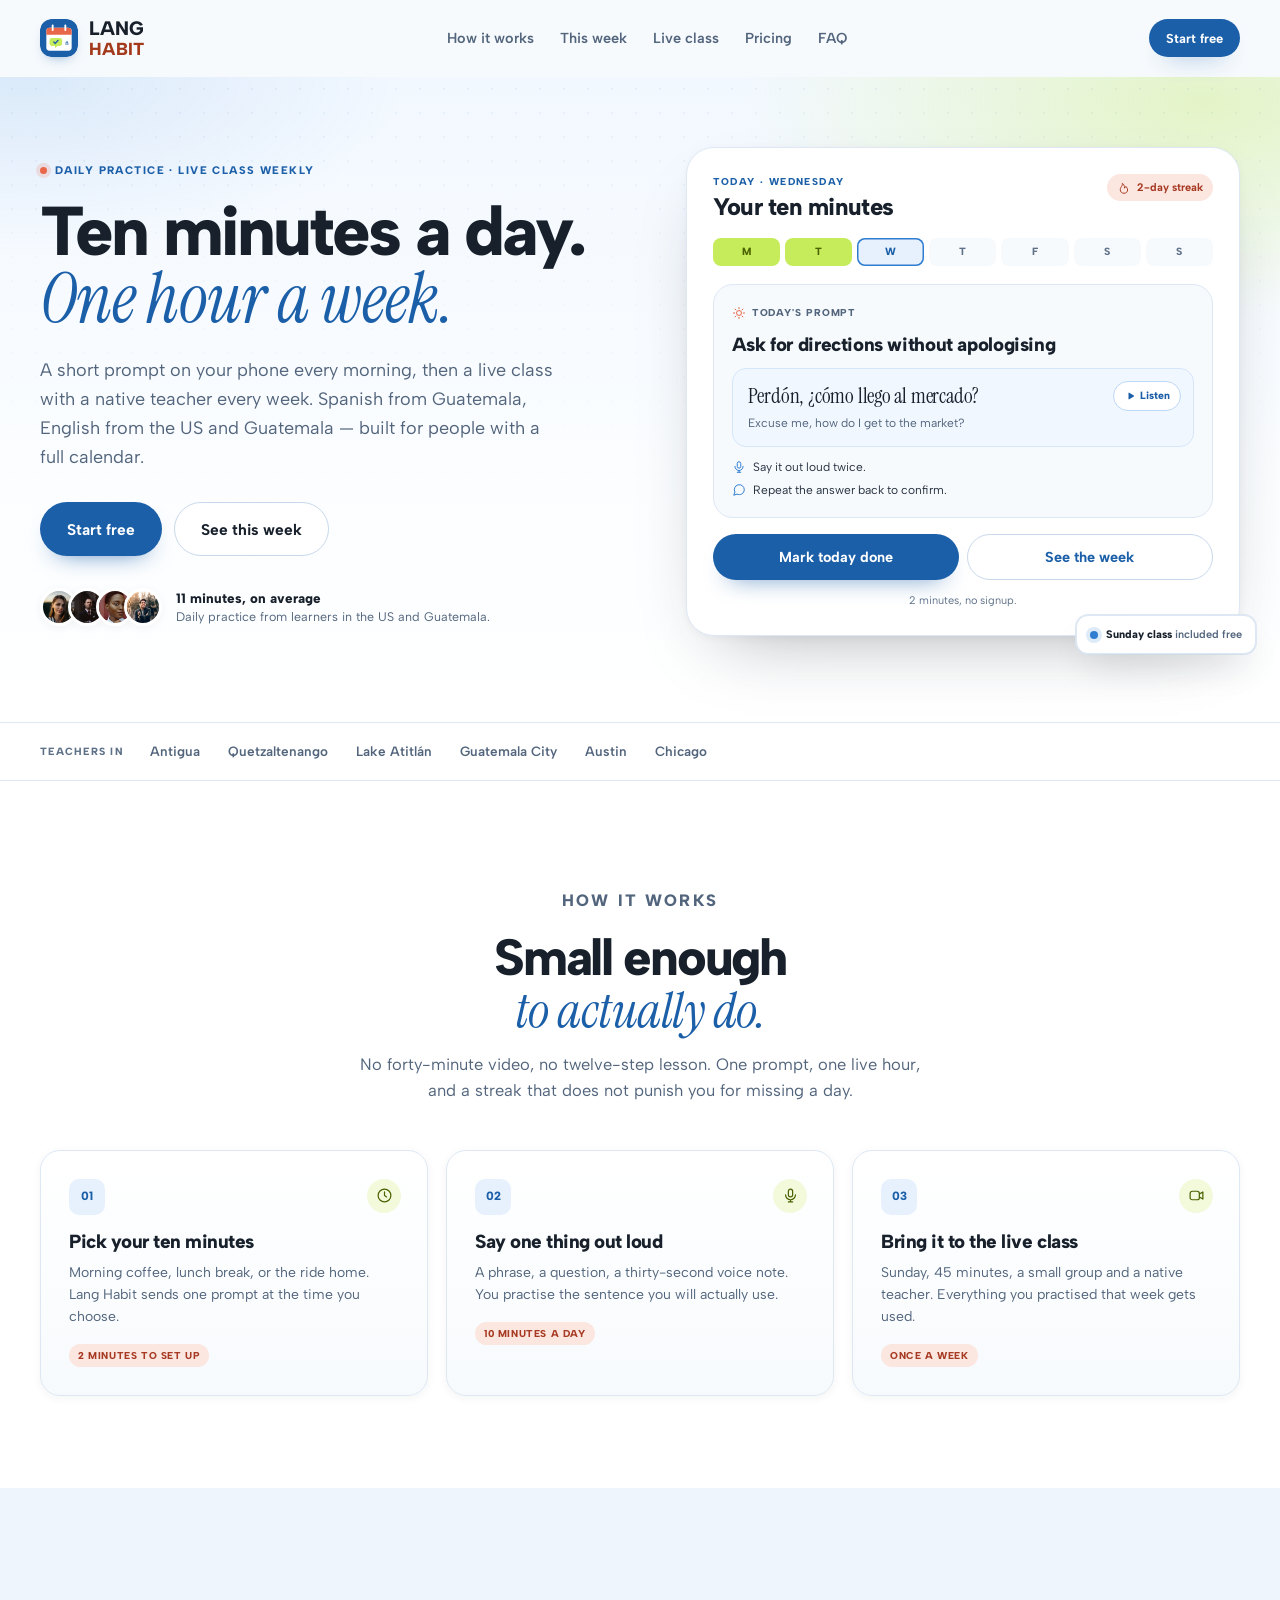
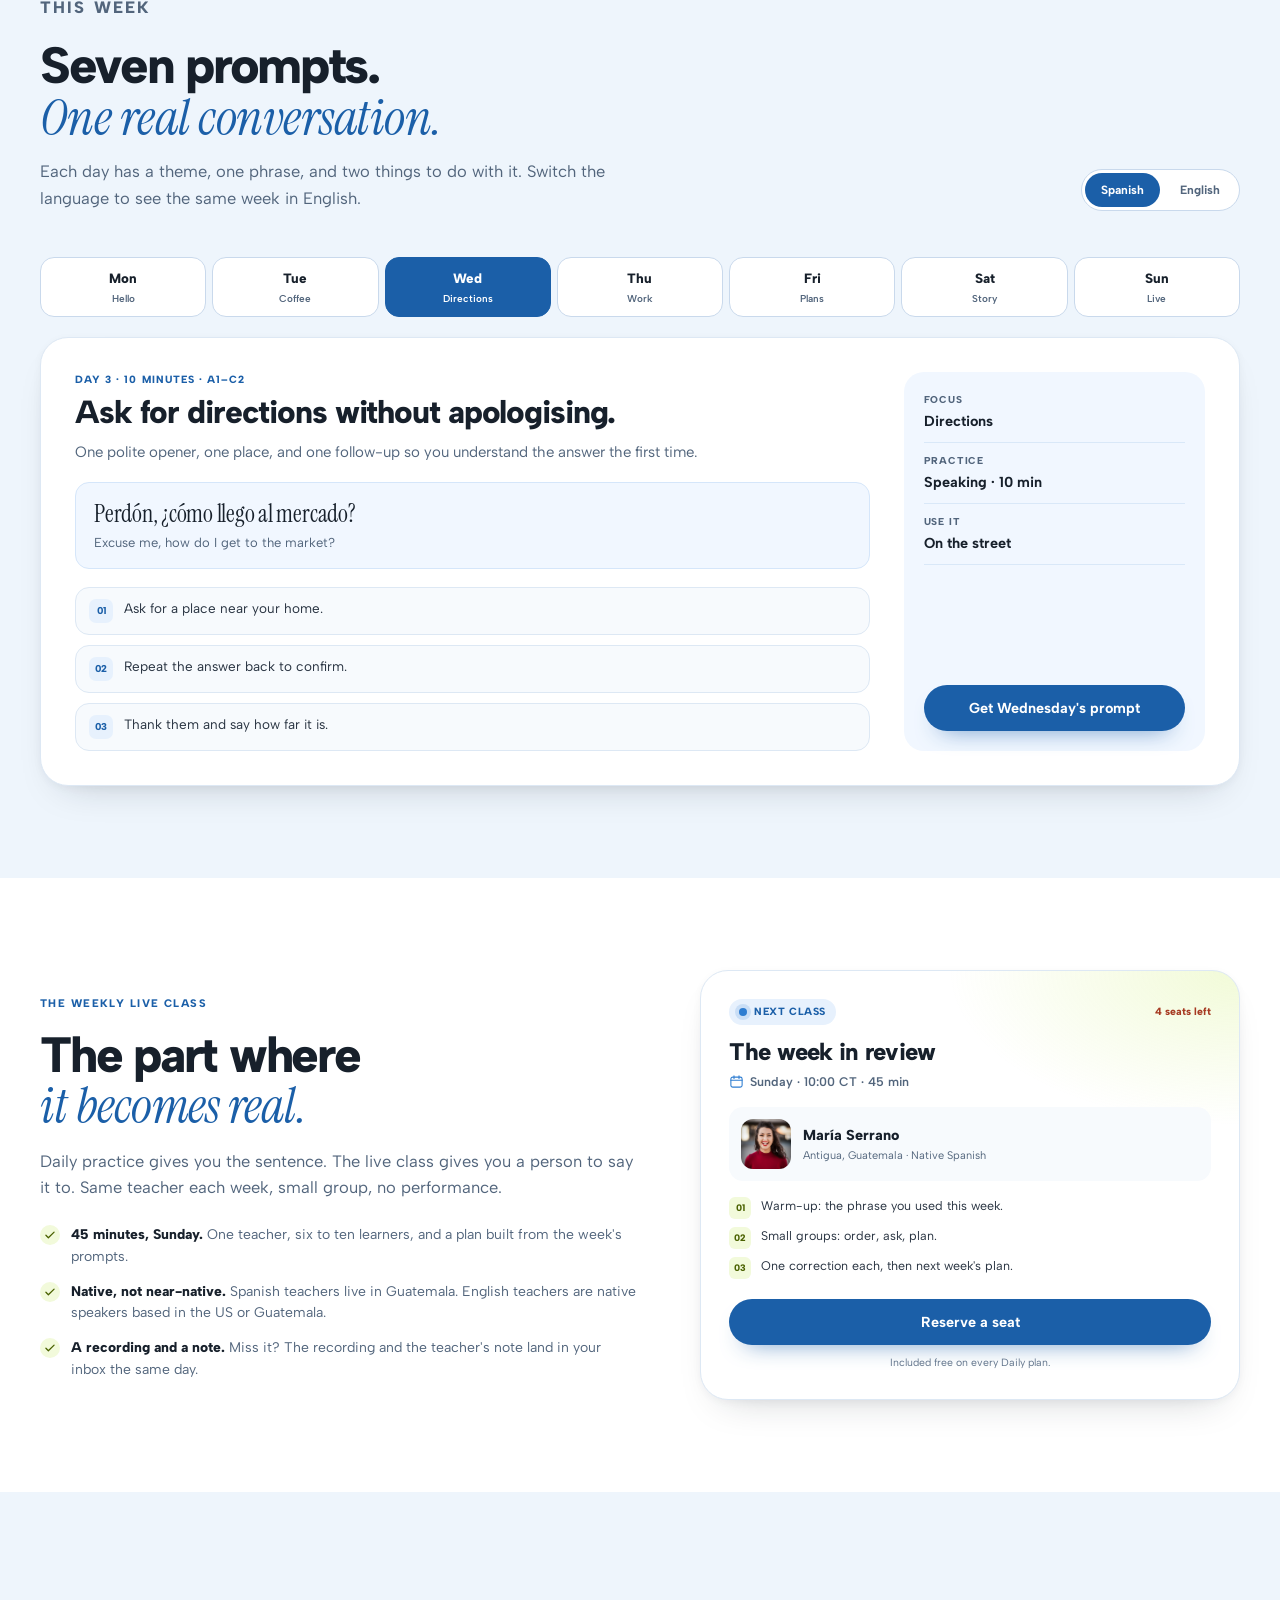
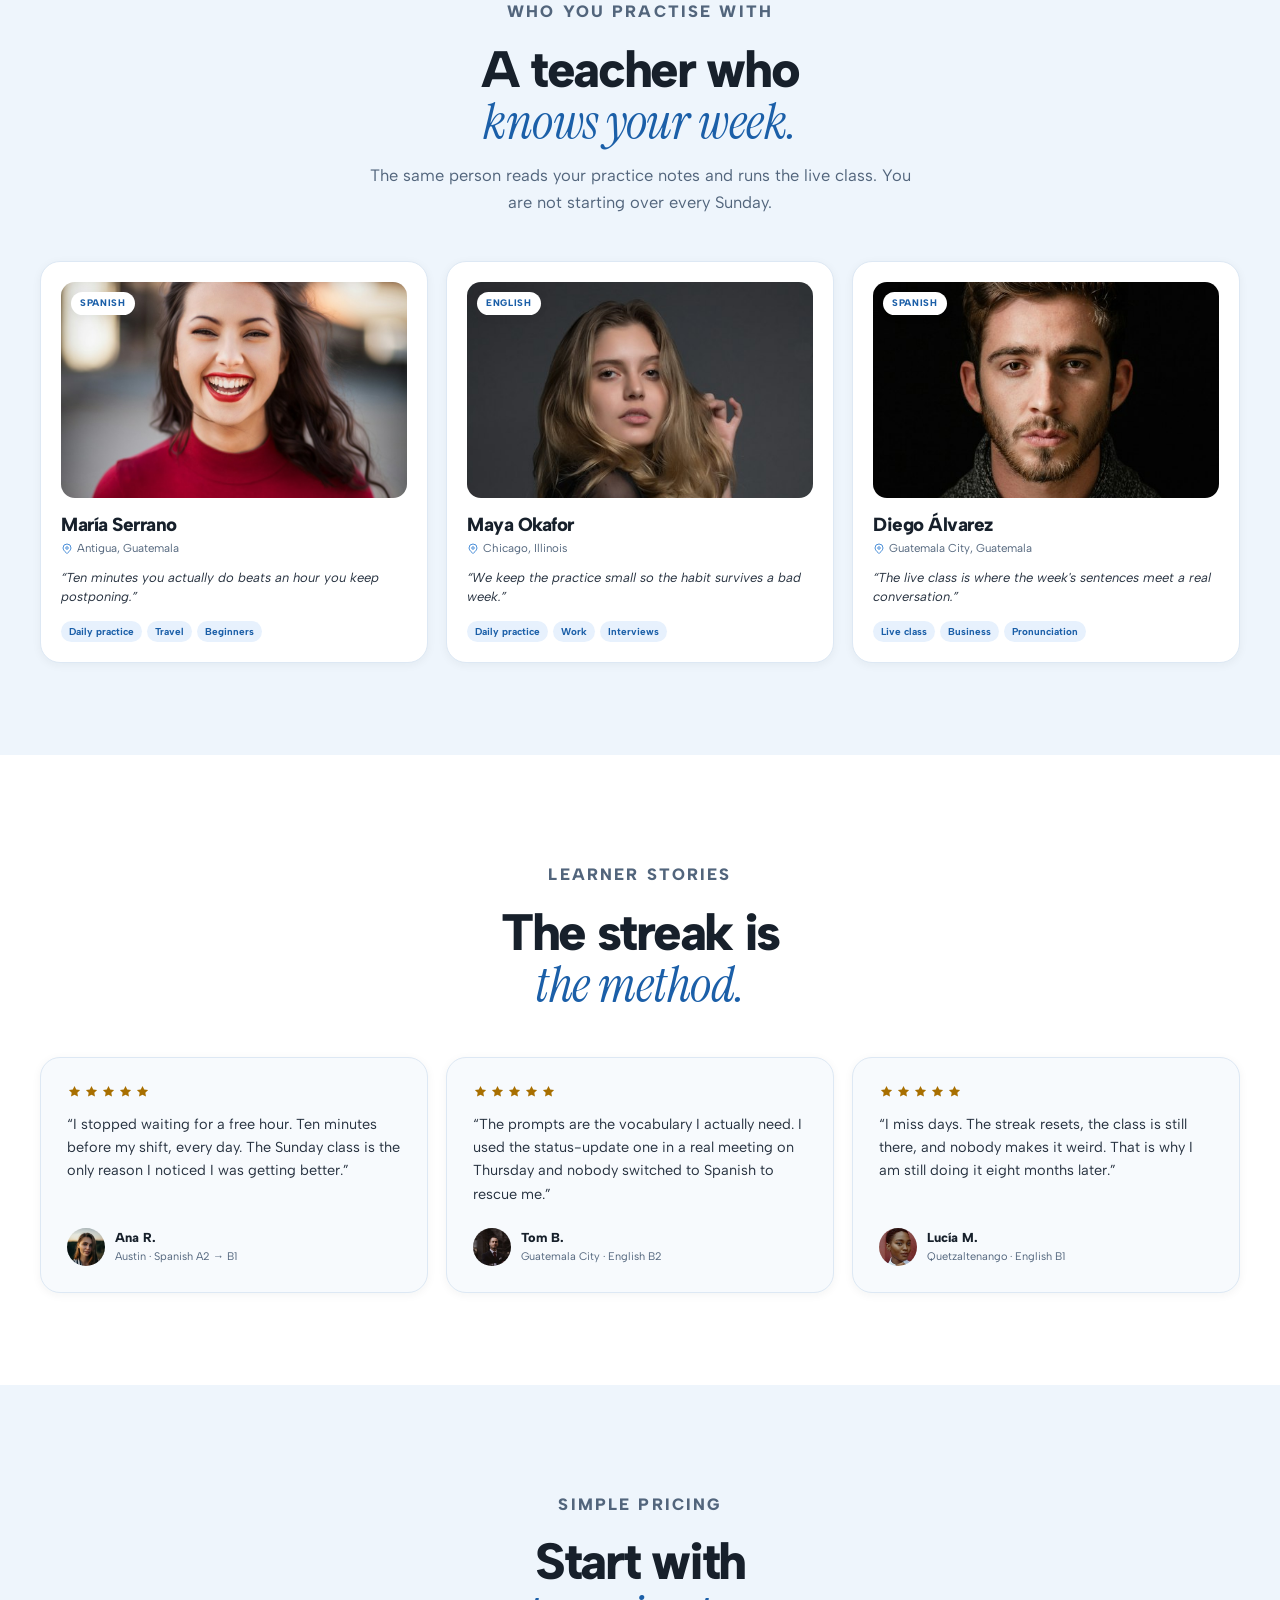
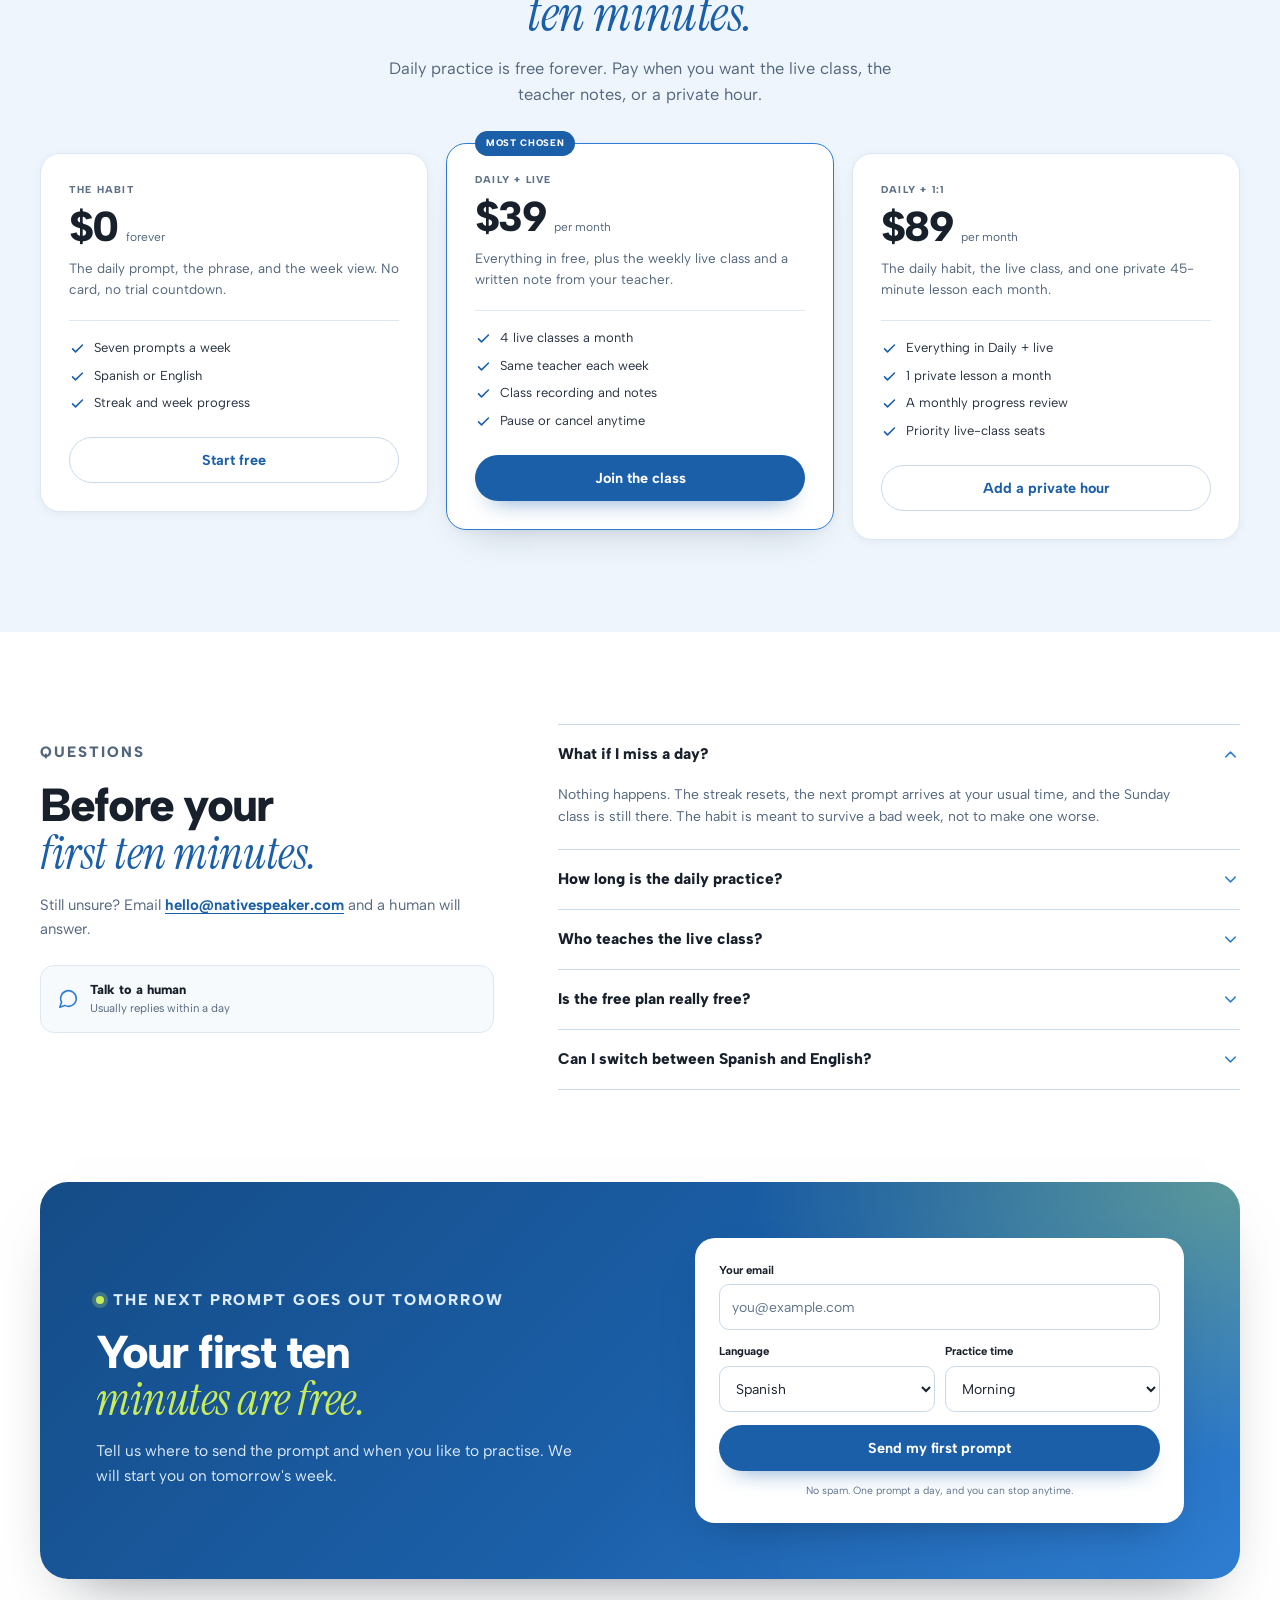
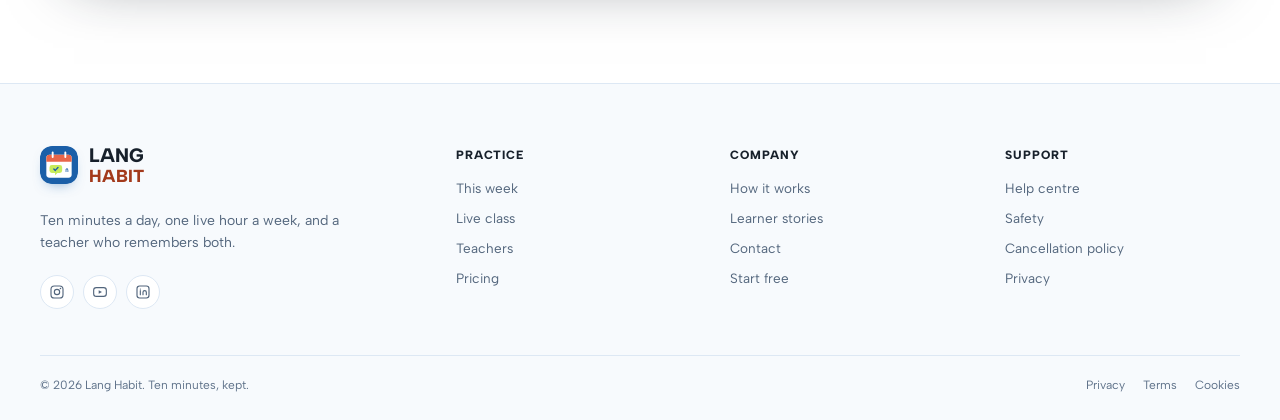
<file: lang-habit/index.html>
<!DOCTYPE html>
<html lang="en">
<head>
  <meta charset="utf-8">
  <meta name="viewport" content="width=device-width, initial-scale=1">
  <title>Lang Habit — Ten minutes a day, one live hour a week</title>
  <meta name="description" content="A daily micro-practice in Spanish or English, plus a live weekly class with a native teacher. Ten minutes on your phone, one hour with real people. Spanish from Guatemala, English from the US and Guatemala.">
  <meta name="theme-color" content="#F7FAFD">
  <meta property="og:title" content="Lang Habit — Small practice. Real progress.">
  <meta property="og:description" content="One short prompt a day and a live class every week. Spanish from Guatemala, English from the US and Guatemala.">
  <meta property="og:type" content="website">
  <link rel="icon" href="../assets/logos/daily.svg" type="image/svg+xml">
  <link rel="preconnect" href="https://fonts.googleapis.com">
  <link rel="preconnect" href="https://fonts.gstatic.com" crossorigin>
  <link href="https://fonts.googleapis.com/css2?family=Albert+Sans:ital,wght@0,300..800;1,400..700&family=Instrument+Serif:ital@0;1&display=swap" rel="stylesheet">
  <link rel="stylesheet" href="styles.css">
</head>
<body>
  <a class="skip-link" href="#main">Skip to content</a>

  <svg class="svg-sprite" xmlns="http://www.w3.org/2000/svg" aria-hidden="true">
    <symbol id="i-menu" viewBox="0 0 24 24"><path d="M4 7h16M4 12h16M4 17h16" fill="none" stroke="currentColor" stroke-width="1.8" stroke-linecap="round"/></symbol>
    <symbol id="i-close" viewBox="0 0 24 24"><path d="m6 6 12 12M18 6 6 18" fill="none" stroke="currentColor" stroke-width="1.8" stroke-linecap="round"/></symbol>
    <symbol id="i-arrow" viewBox="0 0 24 24"><path d="M4 12h15m-6-6 6 6-6 6" fill="none" stroke="currentColor" stroke-width="1.8" stroke-linecap="round" stroke-linejoin="round"/></symbol>
    <symbol id="i-check" viewBox="0 0 24 24"><path d="m5 12.5 4.2 4.2L19 7" fill="none" stroke="currentColor" stroke-width="2.2" stroke-linecap="round" stroke-linejoin="round"/></symbol>
    <symbol id="i-chevron" viewBox="0 0 24 24"><path d="m6 9 6 6 6-6" fill="none" stroke="currentColor" stroke-width="1.8" stroke-linecap="round" stroke-linejoin="round"/></symbol>
    <symbol id="i-star" viewBox="0 0 24 24"><path d="m12 3 2.78 5.63 6.22.9-4.5 4.39 1.06 6.2L12 17.2l-5.56 2.92 1.06-6.2L3 9.53l6.22-.9L12 3Z" fill="currentColor"/></symbol>
    <symbol id="i-pin" viewBox="0 0 24 24"><path d="M20 10c0 5-8 11-8 11S4 15 4 10a8 8 0 1 1 16 0Z" fill="none" stroke="currentColor" stroke-width="1.7" stroke-linejoin="round"/><circle cx="12" cy="10" r="2.5" fill="none" stroke="currentColor" stroke-width="1.7"/></symbol>
    <symbol id="i-clock" viewBox="0 0 24 24"><circle cx="12" cy="12" r="9" fill="none" stroke="currentColor" stroke-width="1.7"/><path d="M12 7v5l3 2" fill="none" stroke="currentColor" stroke-width="1.7" stroke-linecap="round"/></symbol>
    <symbol id="i-calendar" viewBox="0 0 24 24"><rect x="3" y="5" width="18" height="16" rx="3" fill="none" stroke="currentColor" stroke-width="1.7"/><path d="M8 3v4M16 3v4M3 10h18" fill="none" stroke="currentColor" stroke-width="1.7" stroke-linecap="round"/></symbol>
    <symbol id="i-video" viewBox="0 0 24 24"><rect x="3" y="6" width="13" height="12" rx="3" fill="none" stroke="currentColor" stroke-width="1.7"/><path d="m16 10 5-3v10l-5-3" fill="none" stroke="currentColor" stroke-width="1.7" stroke-linejoin="round"/></symbol>
    <symbol id="i-globe" viewBox="0 0 24 24"><circle cx="12" cy="12" r="9" fill="none" stroke="currentColor" stroke-width="1.7"/><path d="M3 12h18M12 3c2.5 2.6 3.8 5.6 3.8 9s-1.3 6.4-3.8 9c-2.5-2.6-3.8-5.6-3.8-9S9.5 5.6 12 3Z" fill="none" stroke="currentColor" stroke-width="1.7"/></symbol>
    <symbol id="i-sun" viewBox="0 0 24 24"><circle cx="12" cy="12" r="4.2" fill="none" stroke="currentColor" stroke-width="1.7"/><path d="M12 2.5v2.2M12 19.3v2.2M2.5 12h2.2M19.3 12h2.2M5.3 5.3l1.6 1.6M17.1 17.1l1.6 1.6M18.7 5.3l-1.6 1.6M6.9 17.1l-1.6 1.6" fill="none" stroke="currentColor" stroke-width="1.7" stroke-linecap="round"/></symbol>
    <symbol id="i-mic" viewBox="0 0 24 24"><rect x="9" y="3" width="6" height="11" rx="3" fill="none" stroke="currentColor" stroke-width="1.7"/><path d="M5 11a7 7 0 0 0 14 0M12 18v3M9 21h6" fill="none" stroke="currentColor" stroke-width="1.7" stroke-linecap="round"/></symbol>
    <symbol id="i-play" viewBox="0 0 24 24"><path d="M9 6.2v11.6a1 1 0 0 0 1.52.85l9.1-5.8a1 1 0 0 0 0-1.7l-9.1-5.8A1 1 0 0 0 9 6.2Z" fill="currentColor"/></symbol>
    <symbol id="i-fire" viewBox="0 0 24 24"><path d="M12 21c3.6 0 6.2-2.4 6.2-5.6 0-2.4-1.3-4.2-3-6.1-.6 1.5-1.4 2.4-2.4 2.8.3-3.4-1-6.3-3.6-8.1.3 3-1 4.9-2.2 6.6-.9 1.2-1.4 2.7-1.4 4.4C5.6 18.4 8.2 21 12 21Z" fill="none" stroke="currentColor" stroke-width="1.7" stroke-linejoin="round"/></symbol>
    <symbol id="i-message" viewBox="0 0 24 24"><path d="M21 11.5a8.5 8.5 0 0 1-12.4 7.5L3 21l2-5.6A8.5 8.5 0 1 1 21 11.5Z" fill="none" stroke="currentColor" stroke-width="1.7" stroke-linejoin="round"/></symbol>
    <symbol id="i-instagram" viewBox="0 0 24 24"><rect x="3" y="3" width="18" height="18" rx="5" fill="none" stroke="currentColor" stroke-width="1.7"/><circle cx="12" cy="12" r="4" fill="none" stroke="currentColor" stroke-width="1.7"/><circle cx="17.2" cy="6.8" r="1.2" fill="currentColor"/></symbol>
    <symbol id="i-youtube" viewBox="0 0 24 24"><rect x="2.5" y="5.5" width="19" height="13" rx="4" fill="none" stroke="currentColor" stroke-width="1.7"/><path d="m10 9.5 5 2.5-5 2.5v-5Z" fill="currentColor"/></symbol>
    <symbol id="i-linkedin" viewBox="0 0 24 24"><rect x="3" y="3" width="18" height="18" rx="4" fill="none" stroke="currentColor" stroke-width="1.7"/><path d="M8 10v6M8 7.5v.1M12 16v-3.5a2.5 2.5 0 0 1 5 0V16" fill="none" stroke="currentColor" stroke-width="1.7" stroke-linecap="round"/></symbol>
  </svg>

  <header class="site-header" id="site-header">
    <div class="container nav-shell">
      <a class="brand" href="#top" aria-label="Lang Habit home">
        <img class="brand-mark" src="../assets/logos/daily.svg" alt="" width="40" height="40">
        <span class="brand-name" aria-hidden="true">
          <span class="brand-line brand-line--top">LANG</span>
          <span class="brand-line brand-line--bottom">HABIT</span>
        </span>
      </a>

      <nav class="nav-links" id="primary-nav" aria-label="Main navigation">
        <a href="#how">How it works</a>
        <a href="#week">This week</a>
        <a href="#live">Live class</a>
        <a href="#pricing">Pricing</a>
        <a href="#faq">FAQ</a>
        <a class="btn btn-primary nav-mobile-cta" href="#join">Start free</a>
      </nav>

      <div class="nav-actions">
        <a class="btn btn-primary btn-sm nav-cta" href="#join">Start free</a>
        <button class="nav-toggle" type="button" aria-expanded="false" aria-controls="primary-nav" aria-label="Open menu">
          <svg class="icon icon-menu" aria-hidden="true"><use href="#i-menu"></use></svg>
          <svg class="icon icon-close" aria-hidden="true"><use href="#i-close"></use></svg>
        </button>
      </div>
    </div>
  </header>

  <main id="main">
    <section class="hero" id="top">
      <div class="container hero-grid">
        <div class="hero-copy">
          <p class="eyebrow"><span class="eyebrow-dot" aria-hidden="true"></span> Daily practice · Live class weekly</p>
          <h1>Ten minutes a day.<br><em>One hour a week.</em></h1>
          <p class="hero-lede">A short prompt on your phone every morning, then a live class with a native teacher every week. Spanish from Guatemala, English from the US and Guatemala — built for people with a full calendar.</p>
          <div class="hero-actions">
            <a class="btn btn-primary btn-lg" href="#join">Start free</a>
            <a class="btn btn-ghost btn-lg" href="#week">See this week</a>
          </div>
          <div class="hero-proof">
            <div class="avatar-stack" aria-hidden="true">
              <img src="../assets/img/learner-ana.jpg" alt="">
              <img src="../assets/img/learner-tom.jpg" alt="">
              <img src="../assets/img/learner-lucia.jpg" alt="">
              <img src="../assets/img/learner-max.jpg" alt="">
            </div>
            <div>
              <p><strong>11 minutes, on average</strong></p>
              <p>Daily practice from learners in the US and Guatemala.</p>
            </div>
          </div>
        </div>

        <div class="today-shell" id="today">
          <div class="today-card" aria-labelledby="today-title">
            <div class="today-top">
              <div>
                <p class="today-kicker">Today · Wednesday</p>
                <h2 id="today-title">Your ten minutes</h2>
              </div>
              <span class="streak-chip"><svg class="icon" aria-hidden="true"><use href="#i-fire"></use></svg> <span><strong id="streak-count">2</strong>-day streak</span></span>
            </div>

            <div class="day-dots" aria-hidden="true">
              <span class="is-done" data-day="mon">M</span>
              <span class="is-done" data-day="tue">T</span>
              <span class="is-today" data-day="wed">W</span>
              <span data-day="thu">T</span>
              <span data-day="fri">F</span>
              <span data-day="sat">S</span>
              <span data-day="sun">S</span>
            </div>
            <p class="sr-only">Monday and Tuesday are done. Wednesday is today.</p>

            <div class="today-prompt">
              <p class="prompt-label"><svg class="icon" aria-hidden="true"><use href="#i-sun"></use></svg> Today's prompt</p>
              <h3>Ask for directions without apologising</h3>
              <div class="phrase-card">
                <p class="phrase-target" id="today-phrase" data-es="Perdón, ¿cómo llego al mercado?" data-en="Excuse me, how do I get to the market?">Perdón, ¿cómo llego al mercado?</p>
                <p class="phrase-source" data-es="Excuse me, how do I get to the market?" data-en="Perdón, ¿cómo llego al mercado?">Excuse me, how do I get to the market?</p>
                <button class="listen-btn" type="button" id="today-listen" aria-pressed="false">
                  <svg class="icon" aria-hidden="true"><use href="#i-play"></use></svg>
                  <span id="today-listen-label">Listen</span>
                </button>
              </div>
              <ul class="today-tasks">
                <li><svg class="icon" aria-hidden="true"><use href="#i-mic"></use></svg> Say it out loud twice.</li>
                <li><svg class="icon" aria-hidden="true"><use href="#i-message"></use></svg> Repeat the answer back to confirm.</li>
              </ul>
            </div>

            <div class="today-actions">
              <button class="btn btn-primary" type="button" id="today-done" aria-pressed="false">Mark today done</button>
              <a class="btn btn-quiet" href="#week">See the week</a>
            </div>
            <p class="today-status" id="today-status" role="status" aria-live="polite">2 minutes, no signup.</p>
          </div>

          <div class="today-float" aria-hidden="true">
            <span class="pulse-dot"></span>
            <span><strong>Sunday class</strong> included free</span>
          </div>
        </div>
      </div>
    </section>

    <section class="proof-strip" aria-label="Where our teachers are based">
      <div class="container proof-inner">
        <p>Teachers in</p>
        <ul>
          <li>Antigua</li>
          <li>Quetzaltenango</li>
          <li>Lake Atitlán</li>
          <li>Guatemala City</li>
          <li>Austin</li>
          <li>Chicago</li>
        </ul>
      </div>
    </section>

    <section class="section how" id="how" aria-labelledby="how-title">
      <div class="container">
        <div class="section-head section-head--center">
          <p class="eyebrow">How it works</p>
          <h2 id="how-title">Small enough<br><em>to actually do.</em></h2>
          <p>No forty-minute video, no twelve-step lesson. One prompt, one live hour, and a streak that does not punish you for missing a day.</p>
        </div>

        <div class="step-grid">
          <article class="step-card">
            <span class="step-num">01</span>
            <span class="step-icon"><svg class="icon" aria-hidden="true"><use href="#i-clock"></use></svg></span>
            <h3>Pick your ten minutes</h3>
            <p>Morning coffee, lunch break, or the ride home. Lang Habit sends one prompt at the time you choose.</p>
            <span class="step-tag">2 minutes to set up</span>
          </article>
          <article class="step-card">
            <span class="step-num">02</span>
            <span class="step-icon"><svg class="icon" aria-hidden="true"><use href="#i-mic"></use></svg></span>
            <h3>Say one thing out loud</h3>
            <p>A phrase, a question, a thirty-second voice note. You practise the sentence you will actually use.</p>
            <span class="step-tag">10 minutes a day</span>
          </article>
          <article class="step-card">
            <span class="step-num">03</span>
            <span class="step-icon"><svg class="icon" aria-hidden="true"><use href="#i-video"></use></svg></span>
            <h3>Bring it to the live class</h3>
            <p>Sunday, 45 minutes, a small group and a native teacher. Everything you practised that week gets used.</p>
            <span class="step-tag">Once a week</span>
          </article>
        </div>
      </div>
    </section>

    <section class="section week" id="week" aria-labelledby="week-title">
      <div class="container">
        <div class="section-head section-head--split">
          <div>
            <p class="eyebrow">This week</p>
            <h2 id="week-title">Seven prompts.<br><em>One real conversation.</em></h2>
            <p>Each day has a theme, one phrase, and two things to do with it. Switch the language to see the same week in English.</p>
          </div>
          <div class="daily-lang" role="group" aria-label="Practice language">
            <button class="lang-btn is-active" type="button" data-lang="spanish" aria-pressed="true">Spanish</button>
            <button class="lang-btn" type="button" data-lang="english" aria-pressed="false">English</button>
          </div>
        </div>

        <div class="day-tabs" role="tablist" aria-label="Days of the week">
          <button class="day-tab" type="button" role="tab" id="tab-mon" aria-selected="false" aria-controls="day-mon" tabindex="-1" data-day="mon"><span>Mon</span><small>Hello</small></button>
          <button class="day-tab" type="button" role="tab" id="tab-tue" aria-selected="false" aria-controls="day-tue" tabindex="-1" data-day="tue"><span>Tue</span><small>Coffee</small></button>
          <button class="day-tab is-active" type="button" role="tab" id="tab-wed" aria-selected="true" aria-controls="day-wed" tabindex="0" data-day="wed"><span>Wed</span><small>Directions</small></button>
          <button class="day-tab" type="button" role="tab" id="tab-thu" aria-selected="false" aria-controls="day-thu" tabindex="-1" data-day="thu"><span>Thu</span><small>Work</small></button>
          <button class="day-tab" type="button" role="tab" id="tab-fri" aria-selected="false" aria-controls="day-fri" tabindex="-1" data-day="fri"><span>Fri</span><small>Plans</small></button>
          <button class="day-tab" type="button" role="tab" id="tab-sat" aria-selected="false" aria-controls="day-sat" tabindex="-1" data-day="sat"><span>Sat</span><small>Story</small></button>
          <button class="day-tab" type="button" role="tab" id="tab-sun" aria-selected="false" aria-controls="day-sun" tabindex="-1" data-day="sun"><span>Sun</span><small>Live</small></button>
        </div>

        <div class="day-panel" id="day-mon" role="tabpanel" aria-labelledby="tab-mon" tabindex="0" hidden>
          <div class="panel-copy">
            <p class="panel-kicker">Day 1 · 10 minutes · A1–C2</p>
            <h3>Introduce yourself in one breath.</h3>
            <p class="panel-desc">Name, city, and one thing you are doing this week. That is enough to open almost any conversation.</p>
            <div class="phrase-card phrase-card--panel">
              <p class="phrase-target" data-es="Me llamo Ana y vivo en Austin." data-en="My name is Ana and I live in Austin.">Me llamo Ana y vivo en Austin.</p>
              <p class="phrase-source" data-es="My name is Ana and I live in Austin." data-en="Me llamo Ana y vivo en Austin.">My name is Ana and I live in Austin.</p>
            </div>
            <ul class="prompt-list">
              <li><span>01</span> Say it with your real name and city.</li>
              <li><span>02</span> Add what you are doing this week.</li>
              <li><span>03</span> Record a 20-second voice note.</li>
            </ul>
          </div>
          <div class="panel-side">
            <div class="panel-fact"><span>Focus</span><strong>First contact</strong></div>
            <div class="panel-fact"><span>Practice</span><strong>Speaking · 10 min</strong></div>
            <div class="panel-fact"><span>Use it</span><strong>At the live class</strong></div>
            <a class="btn btn-primary" href="#join">Get Monday's prompt</a>
          </div>
        </div>

        <div class="day-panel" id="day-tue" role="tabpanel" aria-labelledby="tab-tue" tabindex="0" hidden>
          <div class="panel-copy">
            <p class="panel-kicker">Day 2 · 10 minutes · A1–C2</p>
            <h3>Order the coffee you actually want.</h3>
            <p class="panel-desc">Milk, size, sugar, and one question. The vocabulary of the first ten minutes of every morning.</p>
            <div class="phrase-card phrase-card--panel">
              <p class="phrase-target" data-es="Un café con leche, por favor. ¿Tienen leche de avena?" data-en="A coffee with milk, please. Do you have oat milk?">Un café con leche, por favor. ¿Tienen leche de avena?</p>
              <p class="phrase-source" data-es="A coffee with milk, please. Do you have oat milk?" data-en="Un café con leche, por favor. ¿Tienen leche de avena?">A coffee with milk, please. Do you have oat milk?</p>
            </div>
            <ul class="prompt-list">
              <li><span>01</span> Order it out loud, slowly.</li>
              <li><span>02</span> Change the milk to oat, soy, or none.</li>
              <li><span>03</span> Ask a follow-up question.</li>
            </ul>
          </div>
          <div class="panel-side">
            <div class="panel-fact"><span>Focus</span><strong>Ordering</strong></div>
            <div class="panel-fact"><span>Practice</span><strong>Speaking · 10 min</strong></div>
            <div class="panel-fact"><span>Use it</span><strong>At the café</strong></div>
            <a class="btn btn-primary" href="#join">Get Tuesday's prompt</a>
          </div>
        </div>

        <div class="day-panel is-active" id="day-wed" role="tabpanel" aria-labelledby="tab-wed" tabindex="0">
          <div class="panel-copy">
            <p class="panel-kicker">Day 3 · 10 minutes · A1–C2</p>
            <h3>Ask for directions without apologising.</h3>
            <p class="panel-desc">One polite opener, one place, and one follow-up so you understand the answer the first time.</p>
            <div class="phrase-card phrase-card--panel">
              <p class="phrase-target" data-es="Perdón, ¿cómo llego al mercado?" data-en="Excuse me, how do I get to the market?">Perdón, ¿cómo llego al mercado?</p>
              <p class="phrase-source" data-es="Excuse me, how do I get to the market?" data-en="Perdón, ¿cómo llego al mercado?">Excuse me, how do I get to the market?</p>
            </div>
            <ul class="prompt-list">
              <li><span>01</span> Ask for a place near your home.</li>
              <li><span>02</span> Repeat the answer back to confirm.</li>
              <li><span>03</span> Thank them and say how far it is.</li>
            </ul>
          </div>
          <div class="panel-side">
            <div class="panel-fact"><span>Focus</span><strong>Directions</strong></div>
            <div class="panel-fact"><span>Practice</span><strong>Speaking · 10 min</strong></div>
            <div class="panel-fact"><span>Use it</span><strong>On the street</strong></div>
            <a class="btn btn-primary" href="#join">Get Wednesday's prompt</a>
          </div>
        </div>

        <div class="day-panel" id="day-thu" role="tabpanel" aria-labelledby="tab-thu" tabindex="0" hidden>
          <div class="panel-copy">
            <p class="panel-kicker">Day 4 · 10 minutes · A2–C2</p>
            <h3>Give a status update in four lines.</h3>
            <p class="panel-desc">What you did, what you are doing, what is blocking you, and what you need. Short enough for a real meeting.</p>
            <div class="phrase-card phrase-card--panel">
              <p class="phrase-target" data-es="Terminé la propuesta. Ahora reviso el presupuesto." data-en="I finished the proposal. Now I am reviewing the budget.">Terminé la propuesta. Ahora reviso el presupuesto.</p>
              <p class="phrase-source" data-es="I finished the proposal. Now I am reviewing the budget." data-en="Terminé la propuesta. Ahora reviso el presupuesto.">I finished the proposal. Now I am reviewing the budget.</p>
            </div>
            <ul class="prompt-list">
              <li><span>01</span> Use a real task from this week.</li>
              <li><span>02</span> Add one blocker and one ask.</li>
              <li><span>03</span> Say it again in thirty seconds.</li>
            </ul>
          </div>
          <div class="panel-side">
            <div class="panel-fact"><span>Focus</span><strong>Work</strong></div>
            <div class="panel-fact"><span>Practice</span><strong>Speaking · 10 min</strong></div>
            <div class="panel-fact"><span>Use it</span><strong>In a meeting</strong></div>
            <a class="btn btn-primary" href="#join">Get Thursday's prompt</a>
          </div>
        </div>

        <div class="day-panel" id="day-fri" role="tabpanel" aria-labelledby="tab-fri" tabindex="0" hidden>
          <div class="panel-copy">
            <p class="panel-kicker">Day 5 · 10 minutes · A1–C2</p>
            <h3>Make a plan with another person.</h3>
            <p class="panel-desc">Suggest, agree, and set a time. The three moves that turn a nice chat into an actual plan.</p>
            <div class="phrase-card phrase-card--panel">
              <p class="phrase-target" data-es="¿Nos vemos el sábado a las diez?" data-en="Shall we meet on Saturday at ten?">¿Nos vemos el sábado a las diez?</p>
              <p class="phrase-source" data-es="Shall we meet on Saturday at ten?" data-en="¿Nos vemos el sábado a las diez?">Shall we meet on Saturday at ten?</p>
            </div>
            <ul class="prompt-list">
              <li><span>01</span> Suggest a day and a time.</li>
              <li><span>02</span> Move it once, politely.</li>
              <li><span>03</span> Confirm who brings what.</li>
            </ul>
          </div>
          <div class="panel-side">
            <div class="panel-fact"><span>Focus</span><strong>Plans</strong></div>
            <div class="panel-fact"><span>Practice</span><strong>Speaking · 10 min</strong></div>
            <div class="panel-fact"><span>Use it</span><strong>With friends</strong></div>
            <a class="btn btn-primary" href="#join">Get Friday's prompt</a>
          </div>
        </div>

        <div class="day-panel" id="day-sat" role="tabpanel" aria-labelledby="tab-sat" tabindex="0" hidden>
          <div class="panel-copy">
            <p class="panel-kicker">Day 6 · 10 minutes · A2–C2</p>
            <h3>Tell a story in the past tense.</h3>
            <p class="panel-desc">Something small that happened this week. Beginning, middle, and how you felt at the end.</p>
            <div class="phrase-card phrase-card--panel">
              <p class="phrase-target" data-es="Ayer caminé hasta el lago y me quedé una hora." data-en="Yesterday I walked to the lake and stayed for an hour.">Ayer caminé hasta el lago y me quedé una hora.</p>
              <p class="phrase-source" data-es="Yesterday I walked to the lake and stayed for an hour." data-en="Ayer caminé hasta el lago y me quedé una hora.">Yesterday I walked to the lake and stayed for an hour.</p>
            </div>
            <ul class="prompt-list">
              <li><span>01</span> Pick one real thing from your week.</li>
              <li><span>02</span> Use three past-tense verbs.</li>
              <li><span>03</span> End with how it felt.</li>
            </ul>
          </div>
          <div class="panel-side">
            <div class="panel-fact"><span>Focus</span><strong>Storytelling</strong></div>
            <div class="panel-fact"><span>Practice</span><strong>Speaking · 10 min</strong></div>
            <div class="panel-fact"><span>Use it</span><strong>At the live class</strong></div>
            <a class="btn btn-primary" href="#join">Get Saturday's prompt</a>
          </div>
        </div>

        <div class="day-panel" id="day-sun" role="tabpanel" aria-labelledby="tab-sun" tabindex="0" hidden>
          <div class="panel-copy">
            <p class="panel-kicker">Day 7 · 45 minutes · All levels</p>
            <h3>Bring the week to the room.</h3>
            <p class="panel-desc">The live class. A teacher takes the phrases you practised and turns them into one real conversation with the group.</p>
            <div class="phrase-card phrase-card--panel">
              <p class="phrase-target" data-es="Esta semana aprendí a pedir café y a preguntar direcciones." data-en="This week I learned to order coffee and ask for directions.">Esta semana aprendí a pedir café y a preguntar direcciones.</p>
              <p class="phrase-source" data-es="This week I learned to order coffee and ask for directions." data-en="Esta semana aprendí a pedir café y a preguntar direcciones.">This week I learned to order coffee and ask for directions.</p>
            </div>
            <ul class="prompt-list">
              <li><span>01</span> Bring one phrase you used for real.</li>
              <li><span>02</span> Bring one that still feels awkward.</li>
              <li><span>03</span> Leave with next week's plan.</li>
            </ul>
          </div>
          <div class="panel-side">
            <div class="panel-fact"><span>Live class</span><strong>Sunday · 10:00 CT</strong></div>
            <div class="panel-fact"><span>Group</span><strong>6–10 learners</strong></div>
            <div class="panel-fact"><span>Included</span><strong>On every plan</strong></div>
            <a class="btn btn-primary" href="#live">See the class</a>
          </div>
        </div>
      </div>
    </section>

    <section class="section live" id="live" aria-labelledby="live-title">
      <div class="container live-grid">
        <div class="live-copy">
          <p class="eyebrow">The weekly live class</p>
          <h2 id="live-title">The part where<br><em>it becomes real.</em></h2>
          <p class="live-lede">Daily practice gives you the sentence. The live class gives you a person to say it to. Same teacher each week, small group, no performance.</p>
          <ul class="check-list">
            <li><svg class="icon" aria-hidden="true"><use href="#i-check"></use></svg><span><strong>45 minutes, Sunday.</strong> One teacher, six to ten learners, and a plan built from the week's prompts.</span></li>
            <li><svg class="icon" aria-hidden="true"><use href="#i-check"></use></svg><span><strong>Native, not near-native.</strong> Spanish teachers live in Guatemala. English teachers are native speakers based in the US or Guatemala.</span></li>
            <li><svg class="icon" aria-hidden="true"><use href="#i-check"></use></svg><span><strong>A recording and a note.</strong> Miss it? The recording and the teacher's note land in your inbox the same day.</span></li>
          </ul>
        </div>

        <div class="live-card" aria-labelledby="live-card-title">
          <div class="live-card-top">
            <span class="live-chip"><span class="pulse-dot" aria-hidden="true"></span> Next class</span>
            <span class="live-seats">4 seats left</span>
          </div>
          <h3 id="live-card-title">The week in review</h3>
          <p class="live-when"><svg class="icon" aria-hidden="true"><use href="#i-calendar"></use></svg> Sunday · 10:00 CT · 45 min</p>
          <div class="live-host">
            <img src="../assets/img/hero-maria.jpg" alt="Portrait of María Serrano">
            <div>
              <strong>María Serrano</strong>
              <span>Antigua, Guatemala · Native Spanish</span>
            </div>
          </div>
          <ul class="live-list">
            <li><span>01</span> Warm-up: the phrase you used this week.</li>
            <li><span>02</span> Small groups: order, ask, plan.</li>
            <li><span>03</span> One correction each, then next week's plan.</li>
          </ul>
          <a class="btn btn-primary btn-block" href="#join">Reserve a seat</a>
          <p class="live-note">Included free on every Daily plan.</p>
        </div>
      </div>
    </section>

    <section class="section coaches" id="coaches" aria-labelledby="coaches-title">
      <div class="container">
        <div class="section-head section-head--center">
          <p class="eyebrow">Who you practise with</p>
          <h2 id="coaches-title">A teacher who<br><em>knows your week.</em></h2>
          <p>The same person reads your practice notes and runs the live class. You are not starting over every Sunday.</p>
        </div>

        <div class="coach-grid">
          <article class="coach-card">
            <div class="coach-top">
              <img src="../assets/img/hero-maria.jpg" alt="Portrait of María Serrano" loading="lazy">
              <span class="coach-badge">Spanish</span>
            </div>
            <h3>María Serrano</h3>
            <p class="coach-place"><svg class="icon" aria-hidden="true"><use href="#i-pin"></use></svg> Antigua, Guatemala</p>
            <p class="coach-quote">“Ten minutes you actually do beats an hour you keep postponing.”</p>
            <div class="coach-tags"><span>Daily practice</span><span>Travel</span><span>Beginners</span></div>
          </article>

          <article class="coach-card">
            <div class="coach-top">
              <img src="../assets/img/teacher-maya.jpg" alt="Portrait of Maya Okafor" loading="lazy">
              <span class="coach-badge">English</span>
            </div>
            <h3>Maya Okafor</h3>
            <p class="coach-place"><svg class="icon" aria-hidden="true"><use href="#i-pin"></use></svg> Chicago, Illinois</p>
            <p class="coach-quote">“We keep the practice small so the habit survives a bad week.”</p>
            <div class="coach-tags"><span>Daily practice</span><span>Work</span><span>Interviews</span></div>
          </article>

          <article class="coach-card">
            <div class="coach-top">
              <img src="../assets/img/teacher-diego.jpg" alt="Portrait of Diego Álvarez" loading="lazy">
              <span class="coach-badge">Spanish</span>
            </div>
            <h3>Diego Álvarez</h3>
            <p class="coach-place"><svg class="icon" aria-hidden="true"><use href="#i-pin"></use></svg> Guatemala City, Guatemala</p>
            <p class="coach-quote">“The live class is where the week's sentences meet a real conversation.”</p>
            <div class="coach-tags"><span>Live class</span><span>Business</span><span>Pronunciation</span></div>
          </article>
        </div>
      </div>
    </section>

    <section class="section stories" id="stories" aria-labelledby="stories-title">
      <div class="container">
        <div class="section-head section-head--center">
          <p class="eyebrow">Learner stories</p>
          <h2 id="stories-title">The streak is<br><em>the method.</em></h2>
        </div>
        <div class="story-grid">
          <article class="story-card">
            <div class="story-stars" role="img" aria-label="5 out of 5 stars"><svg class="icon" aria-hidden="true"><use href="#i-star"></use></svg><svg class="icon" aria-hidden="true"><use href="#i-star"></use></svg><svg class="icon" aria-hidden="true"><use href="#i-star"></use></svg><svg class="icon" aria-hidden="true"><use href="#i-star"></use></svg><svg class="icon" aria-hidden="true"><use href="#i-star"></use></svg></div>
            <blockquote>“I stopped waiting for a free hour. Ten minutes before my shift, every day. The Sunday class is the only reason I noticed I was getting better.”</blockquote>
            <div class="story-person"><img src="../assets/img/learner-ana.jpg" alt="" loading="lazy"><div><strong>Ana R.</strong><span>Austin · Spanish A2 → B1</span></div></div>
          </article>
          <article class="story-card">
            <div class="story-stars" role="img" aria-label="5 out of 5 stars"><svg class="icon" aria-hidden="true"><use href="#i-star"></use></svg><svg class="icon" aria-hidden="true"><use href="#i-star"></use></svg><svg class="icon" aria-hidden="true"><use href="#i-star"></use></svg><svg class="icon" aria-hidden="true"><use href="#i-star"></use></svg><svg class="icon" aria-hidden="true"><use href="#i-star"></use></svg></div>
            <blockquote>“The prompts are the vocabulary I actually need. I used the status-update one in a real meeting on Thursday and nobody switched to Spanish to rescue me.”</blockquote>
            <div class="story-person"><img src="../assets/img/learner-tom.jpg" alt="" loading="lazy"><div><strong>Tom B.</strong><span>Guatemala City · English B2</span></div></div>
          </article>
          <article class="story-card">
            <div class="story-stars" role="img" aria-label="5 out of 5 stars"><svg class="icon" aria-hidden="true"><use href="#i-star"></use></svg><svg class="icon" aria-hidden="true"><use href="#i-star"></use></svg><svg class="icon" aria-hidden="true"><use href="#i-star"></use></svg><svg class="icon" aria-hidden="true"><use href="#i-star"></use></svg><svg class="icon" aria-hidden="true"><use href="#i-star"></use></svg></div>
            <blockquote>“I miss days. The streak resets, the class is still there, and nobody makes it weird. That is why I am still doing it eight months later.”</blockquote>
            <div class="story-person"><img src="../assets/img/learner-lucia.jpg" alt="" loading="lazy"><div><strong>Lucía M.</strong><span>Quetzaltenango · English B1</span></div></div>
          </article>
        </div>
      </div>
    </section>

    <section class="section pricing" id="pricing" aria-labelledby="pricing-title">
      <div class="container">
        <div class="section-head section-head--center">
          <p class="eyebrow">Simple pricing</p>
          <h2 id="pricing-title">Start with<br><em>ten minutes.</em></h2>
          <p>Daily practice is free forever. Pay when you want the live class, the teacher notes, or a private hour.</p>
        </div>

        <div class="price-grid">
          <article class="price-card">
            <p class="price-kicker">The habit</p>
            <p class="price-amount"><strong>$0</strong><span>forever</span></p>
            <p class="price-desc">The daily prompt, the phrase, and the week view. No card, no trial countdown.</p>
            <ul>
              <li><svg class="icon" aria-hidden="true"><use href="#i-check"></use></svg> Seven prompts a week</li>
              <li><svg class="icon" aria-hidden="true"><use href="#i-check"></use></svg> Spanish or English</li>
              <li><svg class="icon" aria-hidden="true"><use href="#i-check"></use></svg> Streak and week progress</li>
            </ul>
            <a class="btn btn-quiet btn-block" href="#join">Start free</a>
          </article>

          <article class="price-card price-card--featured">
            <span class="price-flag">Most chosen</span>
            <p class="price-kicker">Daily + live</p>
            <p class="price-amount"><strong>$39</strong><span>per month</span></p>
            <p class="price-desc">Everything in free, plus the weekly live class and a written note from your teacher.</p>
            <ul>
              <li><svg class="icon" aria-hidden="true"><use href="#i-check"></use></svg> 4 live classes a month</li>
              <li><svg class="icon" aria-hidden="true"><use href="#i-check"></use></svg> Same teacher each week</li>
              <li><svg class="icon" aria-hidden="true"><use href="#i-check"></use></svg> Class recording and notes</li>
              <li><svg class="icon" aria-hidden="true"><use href="#i-check"></use></svg> Pause or cancel anytime</li>
            </ul>
            <a class="btn btn-primary btn-block" href="#join">Join the class</a>
          </article>

          <article class="price-card">
            <p class="price-kicker">Daily + 1:1</p>
            <p class="price-amount"><strong>$89</strong><span>per month</span></p>
            <p class="price-desc">The daily habit, the live class, and one private 45-minute lesson each month.</p>
            <ul>
              <li><svg class="icon" aria-hidden="true"><use href="#i-check"></use></svg> Everything in Daily + live</li>
              <li><svg class="icon" aria-hidden="true"><use href="#i-check"></use></svg> 1 private lesson a month</li>
              <li><svg class="icon" aria-hidden="true"><use href="#i-check"></use></svg> A monthly progress review</li>
              <li><svg class="icon" aria-hidden="true"><use href="#i-check"></use></svg> Priority live-class seats</li>
            </ul>
            <a class="btn btn-quiet btn-block" href="#join">Add a private hour</a>
          </article>
        </div>
      </div>
    </section>

    <section class="section faq" id="faq" aria-labelledby="faq-title">
      <div class="container faq-grid">
        <div class="faq-copy">
          <p class="eyebrow">Questions</p>
          <h2 id="faq-title">Before your<br><em>first ten minutes.</em></h2>
          <p>Still unsure? Email <a href="mailto:hello@nativespeaker.com">hello@nativespeaker.com</a> and a human will answer.</p>
          <div class="contact-card">
            <svg class="icon" aria-hidden="true"><use href="#i-message"></use></svg>
            <span><strong>Talk to a human</strong><span>Usually replies within a day</span></span>
          </div>
        </div>

        <div class="faq-list">
          <div class="faq-item is-open">
            <h3><button class="faq-question" type="button" aria-expanded="true" aria-controls="daily-faq-1">What if I miss a day?<svg class="icon" aria-hidden="true"><use href="#i-chevron"></use></svg></button></h3>
            <div class="faq-panel" id="daily-faq-1" aria-hidden="false"><div><p>Nothing happens. The streak resets, the next prompt arrives at your usual time, and the Sunday class is still there. The habit is meant to survive a bad week, not to make one worse.</p></div></div>
          </div>
          <div class="faq-item">
            <h3><button class="faq-question" type="button" aria-expanded="false" aria-controls="daily-faq-2">How long is the daily practice?<svg class="icon" aria-hidden="true"><use href="#i-chevron"></use></svg></button></h3>
            <div class="faq-panel" id="daily-faq-2" aria-hidden="true" inert><div><p>About ten minutes: one phrase, two small tasks, and an optional voice note. You can do it on the bus, in a coffee queue, or while dinner is on the stove.</p></div></div>
          </div>
          <div class="faq-item">
            <h3><button class="faq-question" type="button" aria-expanded="false" aria-controls="daily-faq-3">Who teaches the live class?<svg class="icon" aria-hidden="true"><use href="#i-chevron"></use></svg></button></h3>
            <div class="faq-panel" id="daily-faq-3" aria-hidden="true" inert><div><p>Spanish classes are led by native Spanish teachers based in Guatemala. English classes are led by native English speakers based in the US or Guatemala. You keep the same teacher each week so nobody has to re-explain their goals.</p></div></div>
          </div>
          <div class="faq-item">
            <h3><button class="faq-question" type="button" aria-expanded="false" aria-controls="daily-faq-4">Is the free plan really free?<svg class="icon" aria-hidden="true"><use href="#i-chevron"></use></svg></button></h3>
            <div class="faq-panel" id="daily-faq-4" aria-hidden="true" inert><div><p>Yes. The seven daily prompts and the week view cost nothing and do not expire. The paid plans add the live class, teacher notes, and private lessons.</p></div></div>
          </div>
          <div class="faq-item">
            <h3><button class="faq-question" type="button" aria-expanded="false" aria-controls="daily-faq-5">Can I switch between Spanish and English?<svg class="icon" aria-hidden="true"><use href="#i-chevron"></use></svg></button></h3>
            <div class="faq-panel" id="daily-faq-5" aria-hidden="true" inert><div><p>Anytime. The same week is available in both languages, and the live class follows the language you choose. If you are learning both, you can keep two streaks on one account.</p></div></div>
          </div>
        </div>
      </div>
    </section>

    <section class="cta-section" id="join" aria-labelledby="join-title">
      <div class="container">
        <div class="cta-panel">
          <div class="cta-copy">
            <p class="cta-eyebrow"><span class="pulse-dot" aria-hidden="true"></span> The next prompt goes out tomorrow</p>
            <h2 id="join-title">Your first ten<br><em>minutes are free.</em></h2>
            <p>Tell us where to send the prompt and when you like to practise. We will start you on tomorrow's week.</p>
          </div>
          <div class="cta-form-wrap">
            <form id="join-form" class="cta-form" novalidate>
              <div class="field">
                <label for="join-email">Your email</label>
                <input id="join-email" name="email" type="email" autocomplete="email" placeholder="you@example.com" required>
              </div>
              <div class="field-row">
                <div class="field">
                  <label for="join-language">Language</label>
                  <select id="join-language" name="language">
                    <option>Spanish</option>
                    <option>English</option>
                  </select>
                </div>
                <div class="field">
                  <label for="join-time">Practice time</label>
                  <select id="join-time" name="time">
                    <option>Morning</option>
                    <option>Lunch break</option>
                    <option>Evening</option>
                  </select>
                </div>
              </div>
              <p class="form-error" id="form-error" role="alert" hidden></p>
              <button class="btn btn-primary btn-block" type="submit">Send my first prompt</button>
              <p class="form-note">No spam. One prompt a day, and you can stop anytime.</p>
            </form>
            <div class="form-success" id="join-success" hidden>
              <span class="success-icon"><svg class="icon" aria-hidden="true"><use href="#i-check"></use></svg></span>
              <h3 tabindex="-1">Your first prompt is scheduled.</h3>
              <p>We will send <strong id="success-language">Spanish</strong> practice in the <strong id="success-time">Morning</strong> to <strong id="success-email">you@example.com</strong>.</p>
              <button class="btn btn-quiet" type="button" id="join-again">Use another email</button>
            </div>
          </div>
        </div>
      </div>
    </section>
  </main>

  <footer class="site-footer">
    <div class="container">
      <div class="footer-grid">
        <div class="footer-brand">
          <a class="brand brand--footer" href="#top" aria-label="Lang Habit home">
            <img class="brand-mark" src="../assets/logos/daily.svg" alt="" width="40" height="40">
            <span class="brand-name" aria-hidden="true">
              <span class="brand-line brand-line--top">LANG</span>
              <span class="brand-line brand-line--bottom">HABIT</span>
            </span>
          </a>
          <p>Ten minutes a day, one live hour a week, and a teacher who remembers both.</p>
          <div class="socials">
            <a href="https://instagram.com" aria-label="Lang Habit on Instagram" target="_blank" rel="noopener"><svg class="icon" aria-hidden="true"><use href="#i-instagram"></use></svg></a>
            <a href="https://youtube.com" aria-label="Lang Habit on YouTube" target="_blank" rel="noopener"><svg class="icon" aria-hidden="true"><use href="#i-youtube"></use></svg></a>
            <a href="https://linkedin.com" aria-label="Lang Habit on LinkedIn" target="_blank" rel="noopener"><svg class="icon" aria-hidden="true"><use href="#i-linkedin"></use></svg></a>
          </div>
        </div>

        <div class="footer-col">
          <h3>Practice</h3>
          <a href="#week">This week</a>
          <a href="#live">Live class</a>
          <a href="#coaches">Teachers</a>
          <a href="#pricing">Pricing</a>
        </div>
        <div class="footer-col">
          <h3>Company</h3>
          <a href="#how">How it works</a>
          <a href="#stories">Learner stories</a>
          <a href="#faq">Contact</a>
          <a href="#join">Start free</a>
        </div>
        <div class="footer-col">
          <h3>Support</h3>
          <a href="#faq">Help centre</a>
          <a href="#faq">Safety</a>
          <a href="#faq">Cancellation policy</a>
          <a href="#faq">Privacy</a>
        </div>
      </div>

      <div class="footer-bottom">
        <p>© <span id="year">2026</span> Lang Habit. Ten minutes, kept.</p>
        <div class="footer-legal">
          <a href="#faq">Privacy</a>
          <a href="#faq">Terms</a>
          <a href="#faq">Cookies</a>
        </div>
      </div>
    </div>
  </footer>

  <script src="script.js"></script>
  <script src="../assets/brand-fit.js" defer></script>
</body>
</html>
</file>
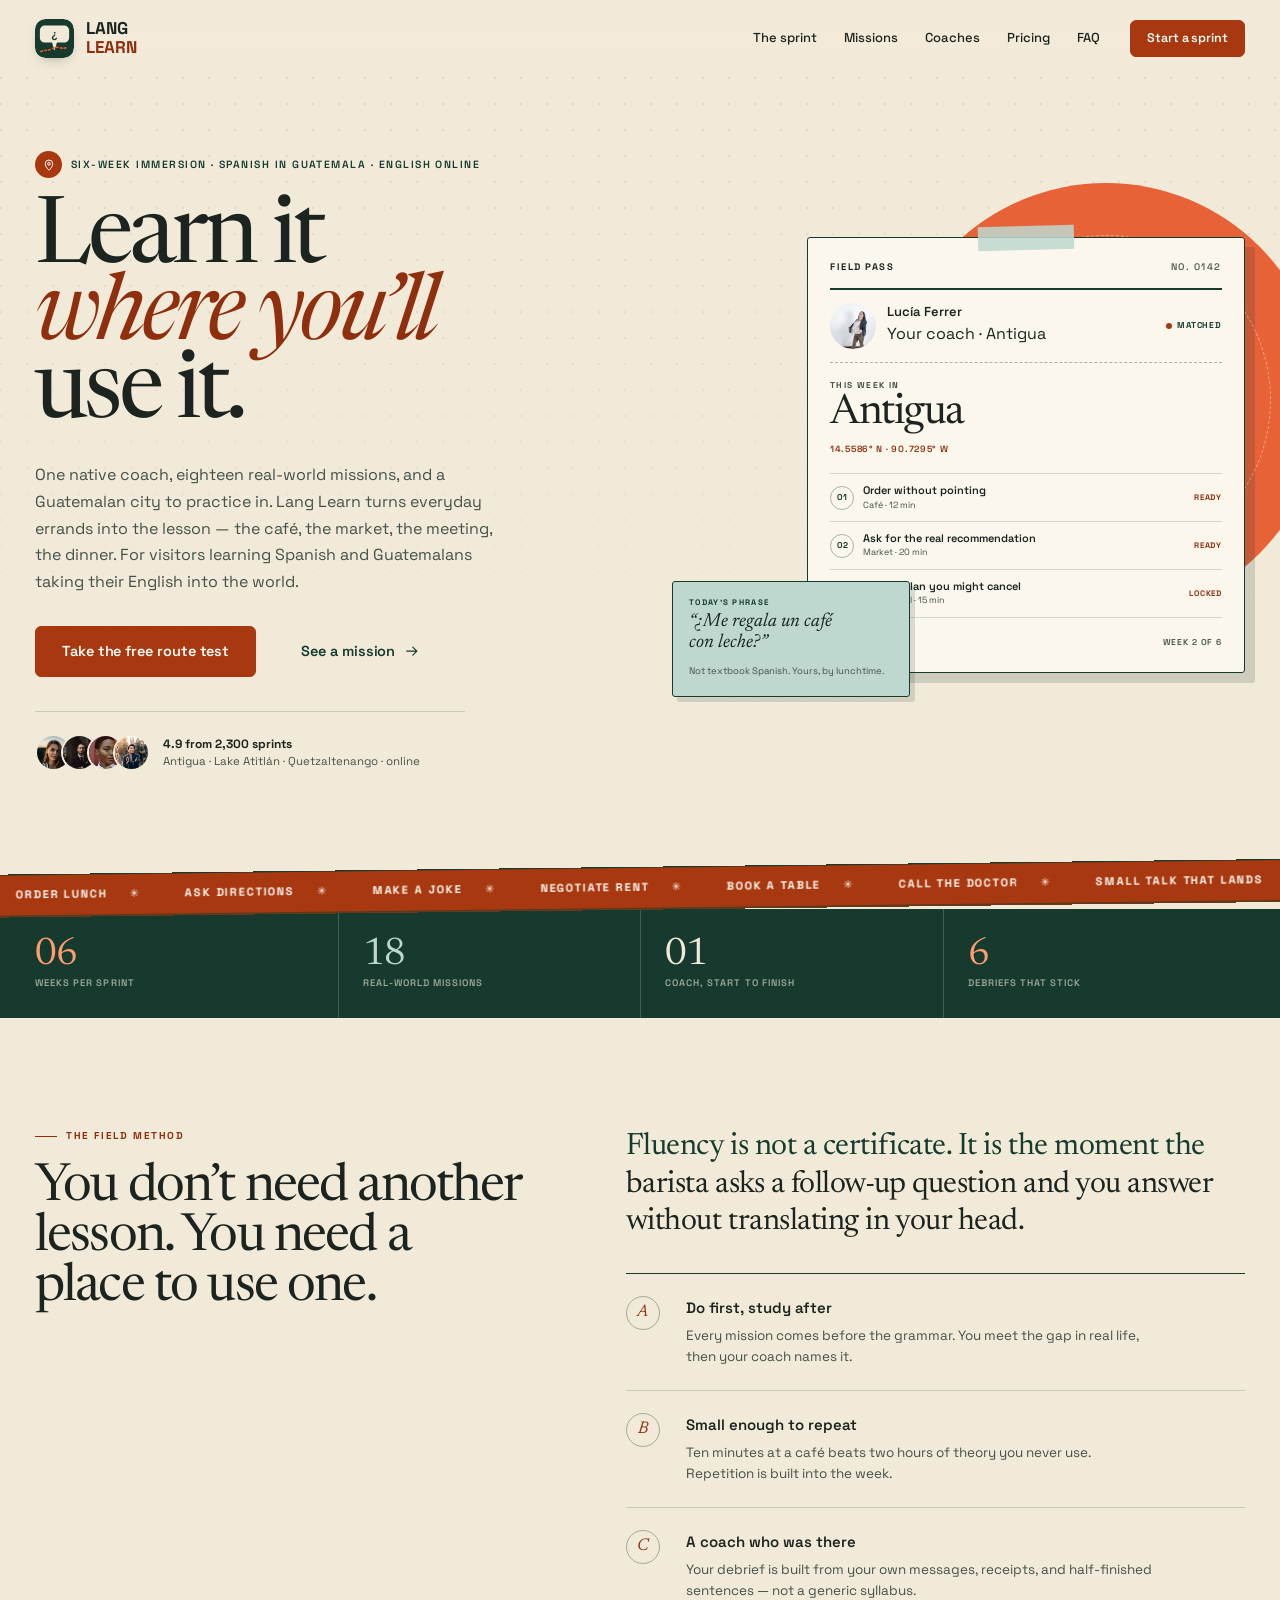
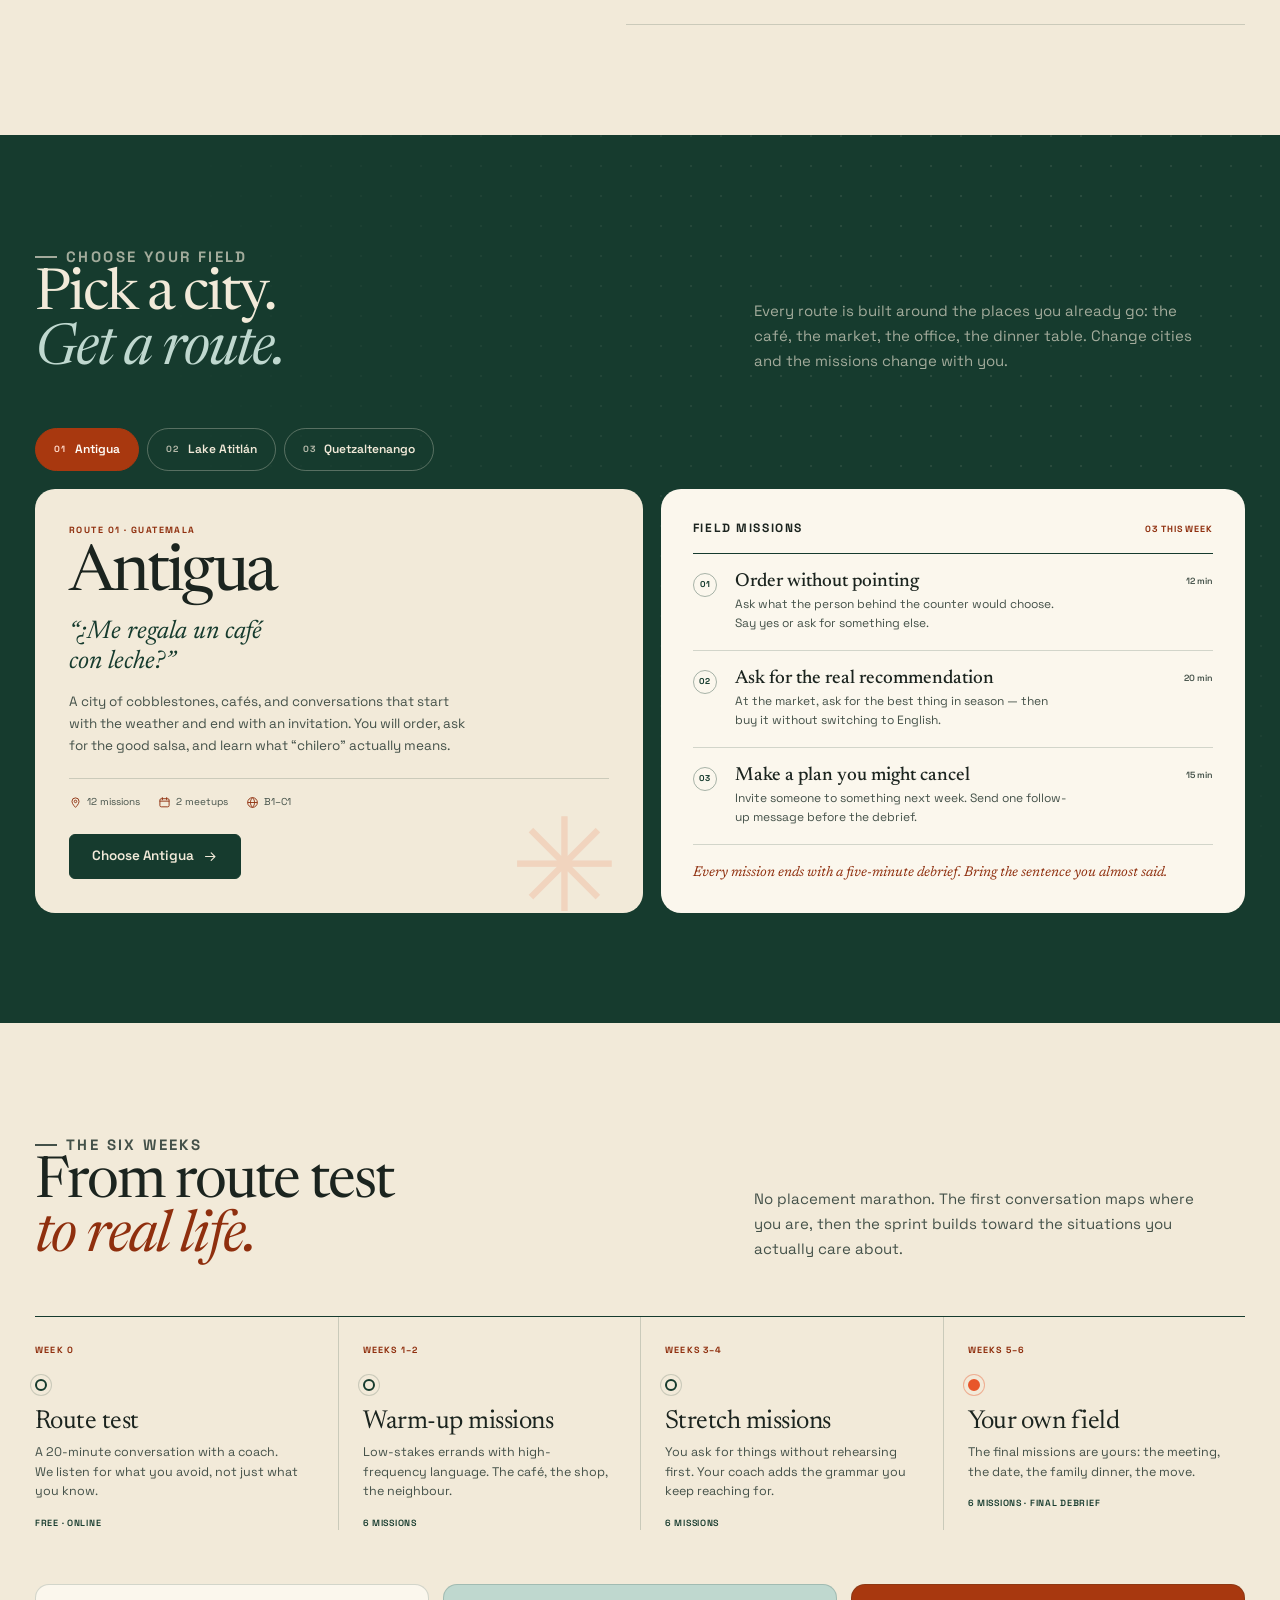
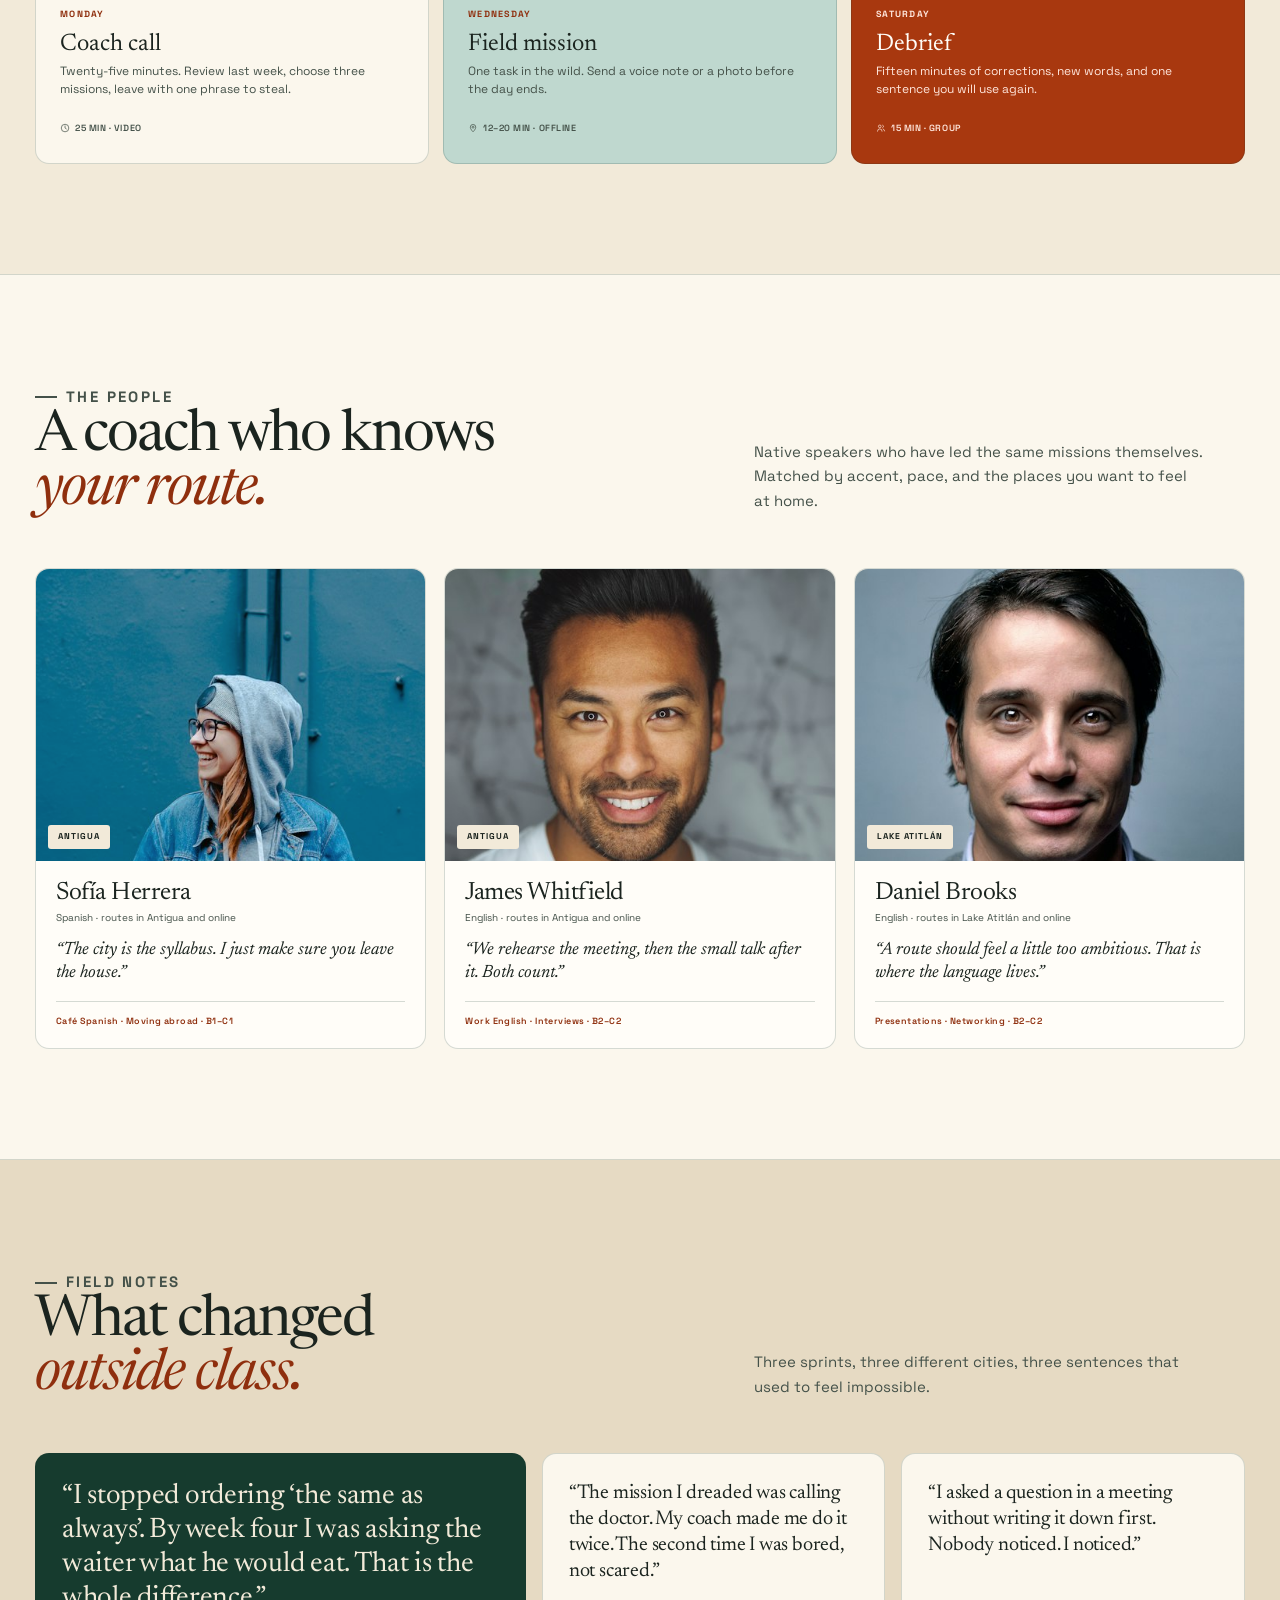
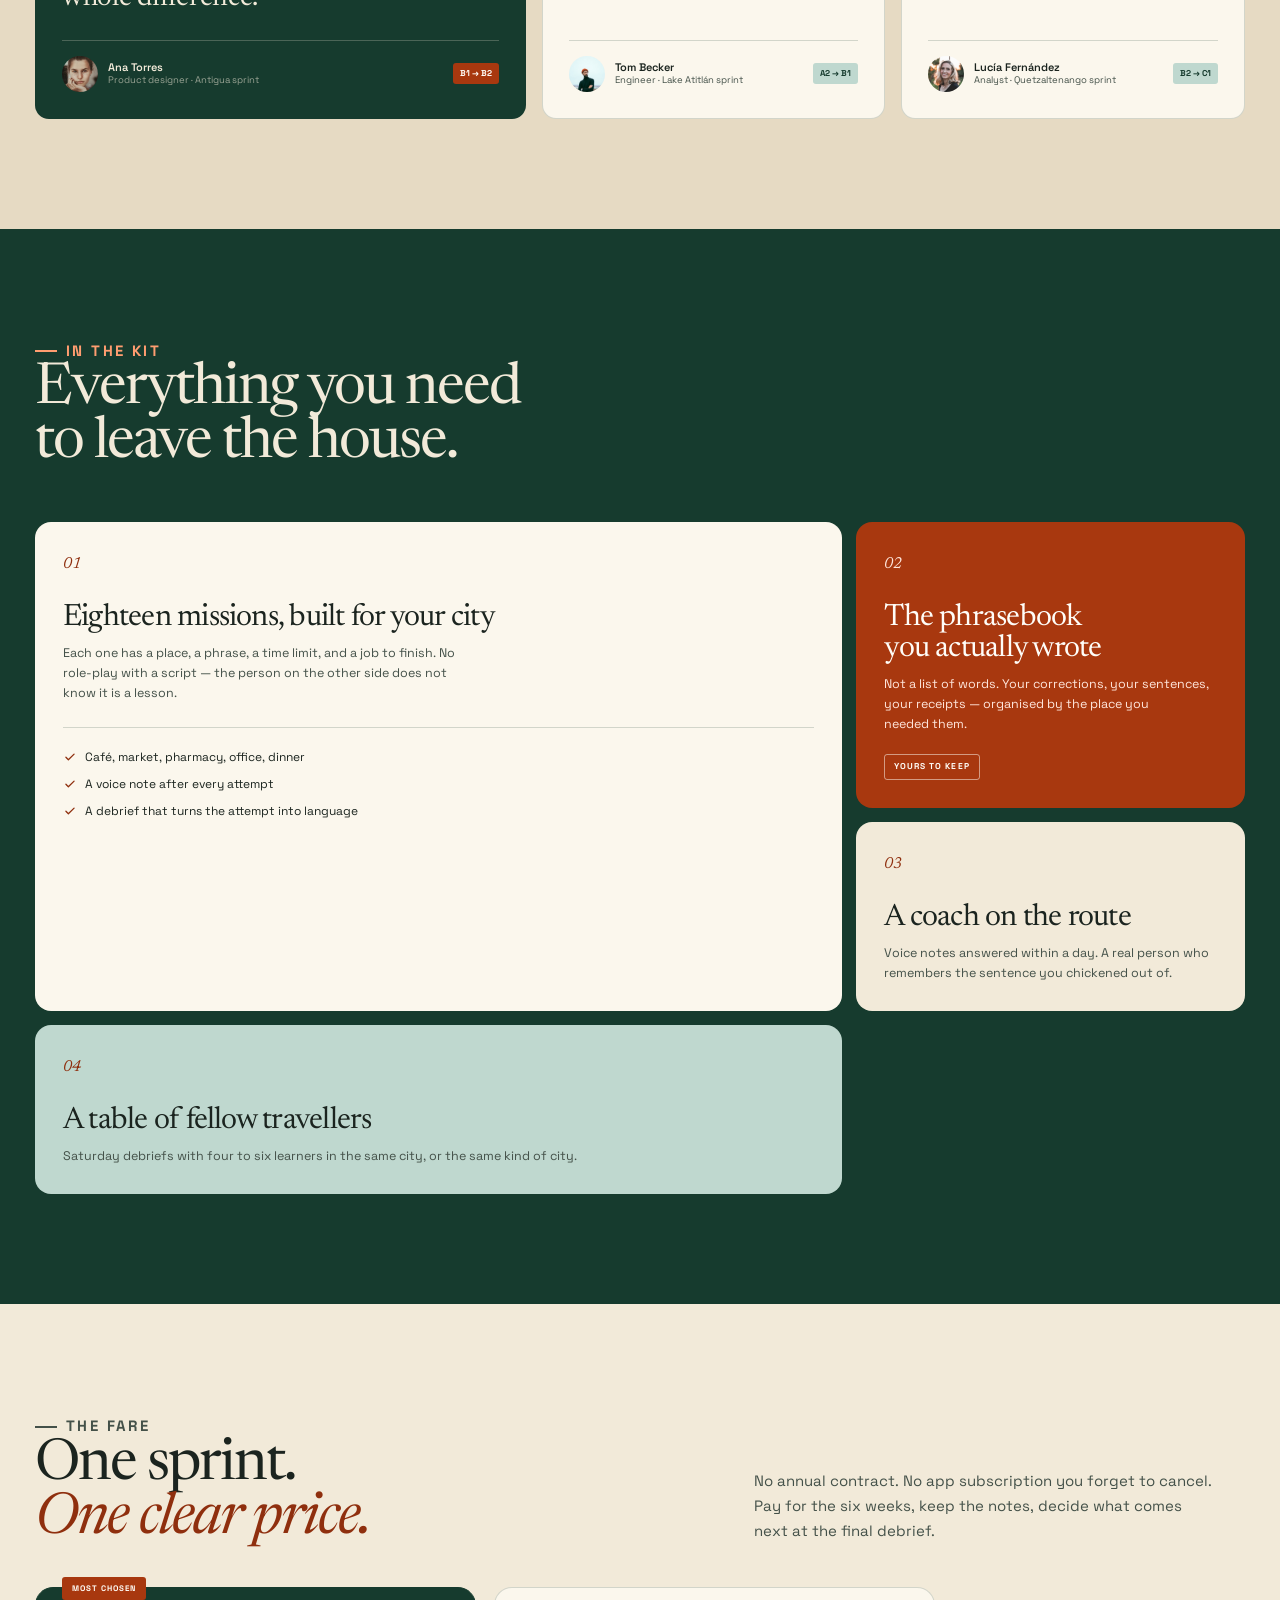
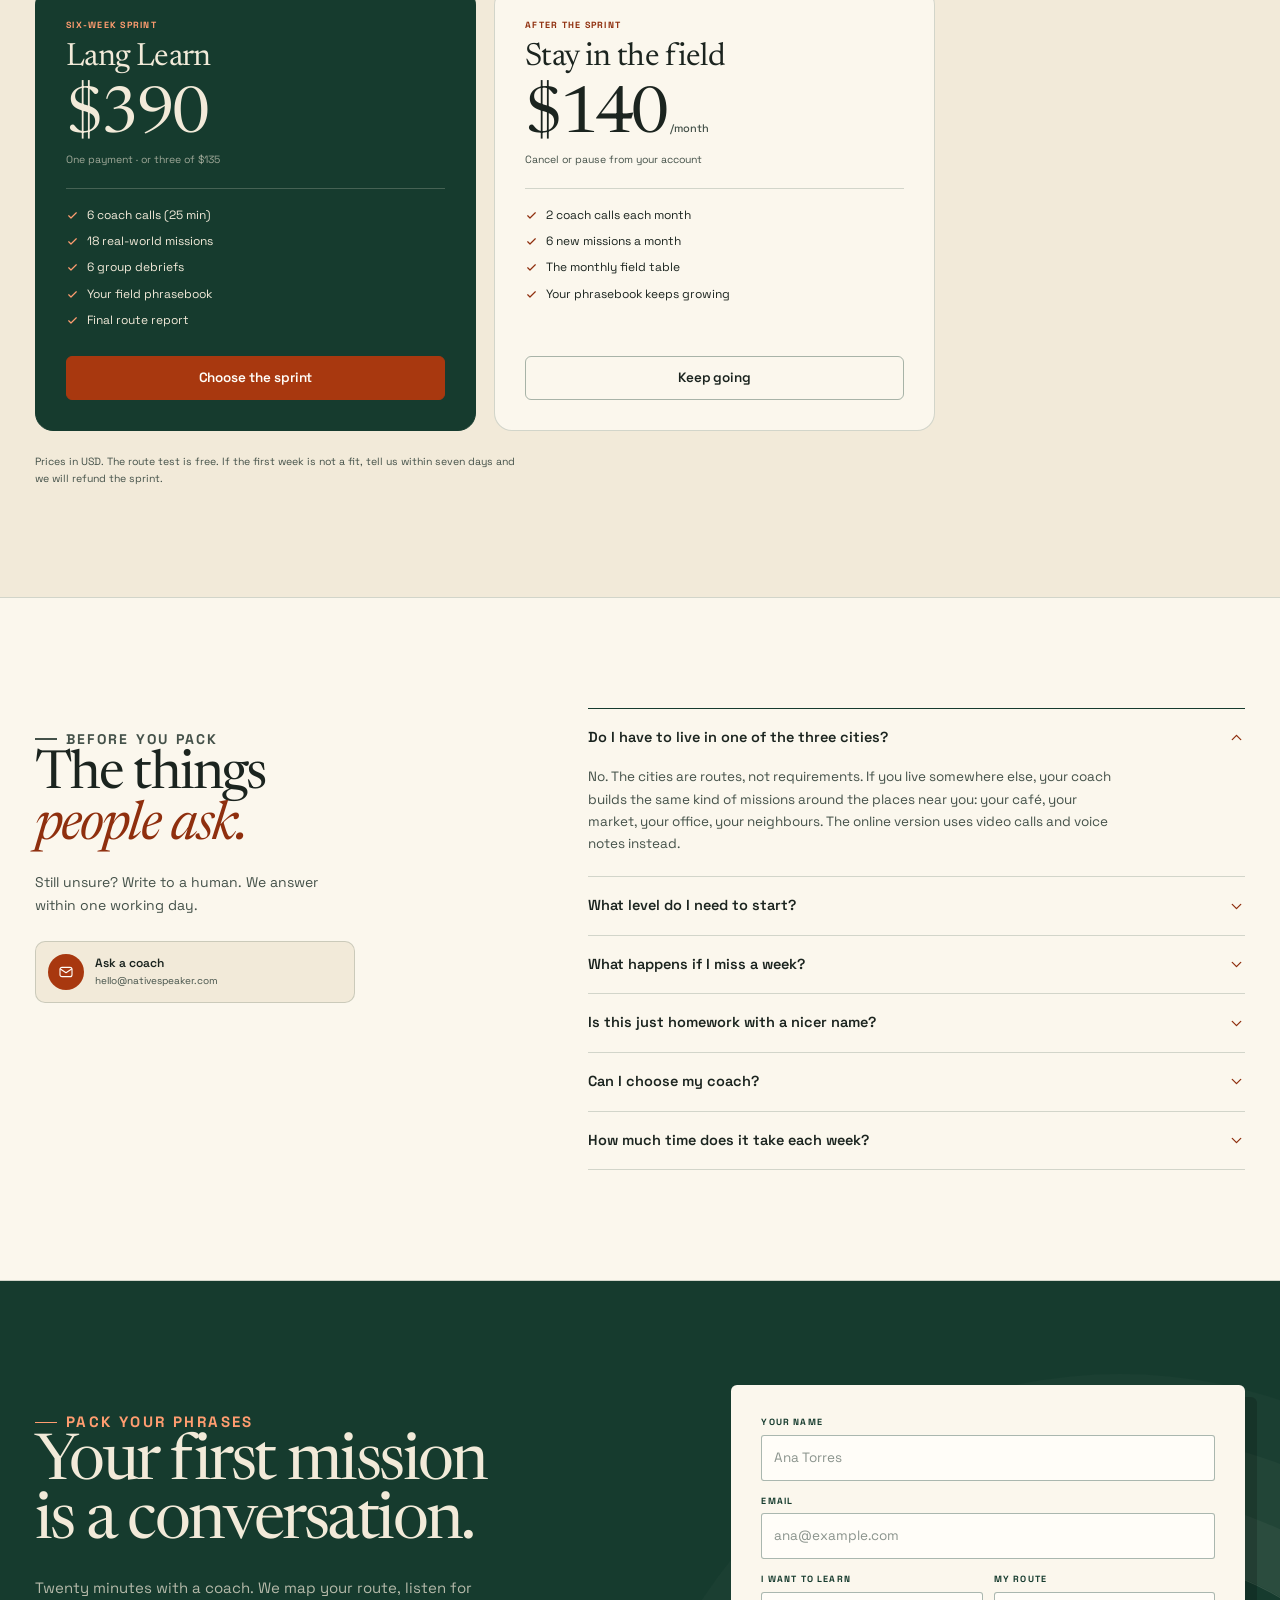
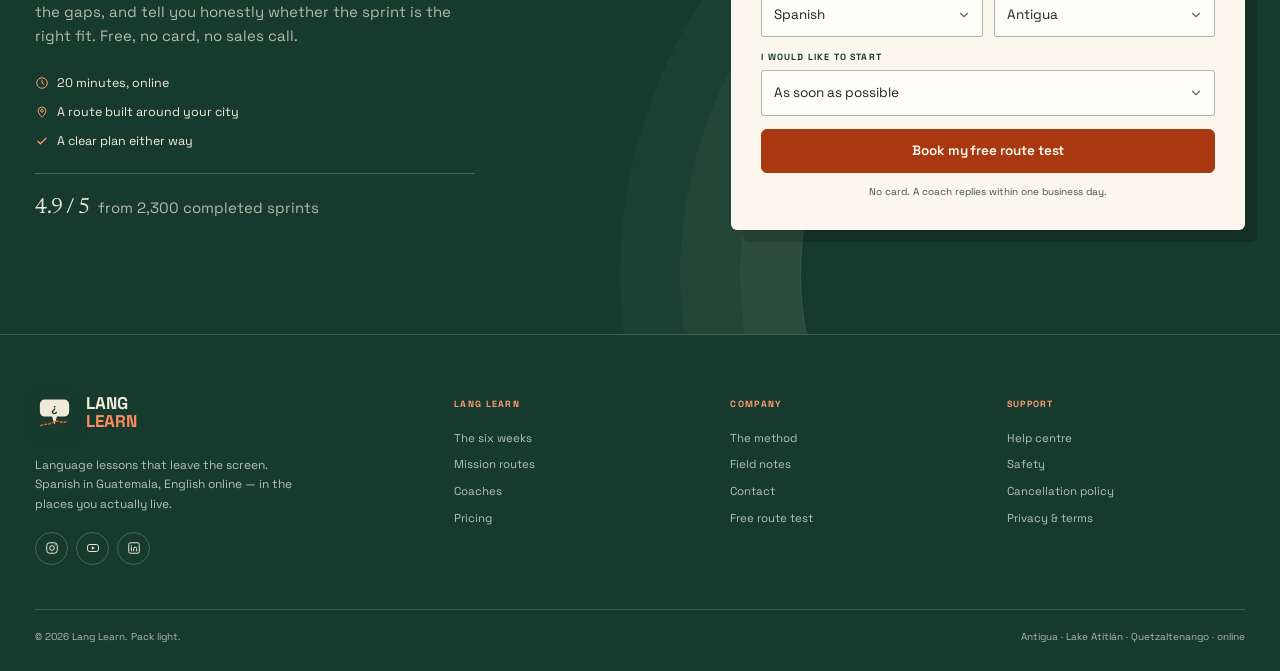
<file: lang-learn/index.html>
<!DOCTYPE html>
<html lang="en">
<head>
  <meta charset="utf-8">
  <meta name="viewport" content="width=device-width, initial-scale=1">
  <title>Lang Learn — Learn it where you’ll use it</title>
  <meta name="description" content="A six-week language immersion sprint in Guatemala with a native coach, real-world missions, and weekly debriefs. Spanish in Antigua, Lake Atitlán, and Quetzaltenango, plus English routes online.">
  <meta name="theme-color" content="#F2EAD9">
  <meta property="og:title" content="Lang Learn — Learn it where you’ll use it">
  <meta property="og:description" content="Six weeks, one coach, eighteen real-world missions. Language you can use before the sprint ends.">
  <meta property="og:type" content="website">
  <link rel="icon" href="../assets/logos/fieldwork.svg" type="image/svg+xml">
  <link rel="preconnect" href="https://fonts.googleapis.com">
  <link rel="preconnect" href="https://fonts.gstatic.com" crossorigin>
  <link href="https://fonts.googleapis.com/css2?family=Newsreader:ital,opsz,wght@0,6..72,300..700;1,6..72,300..600&family=Space+Grotesk:wght@400;500;600;700&display=swap" rel="stylesheet">
  <link rel="stylesheet" href="styles.css">
</head>
<body>
  <a class="skip-link" href="#main">Skip to content</a>

  <svg class="svg-sprite" xmlns="http://www.w3.org/2000/svg" aria-hidden="true">
    <symbol id="i-arrow" viewBox="0 0 24 24"><path d="M4 12h15m-6-6 6 6-6 6" fill="none" stroke="currentColor" stroke-width="1.8" stroke-linecap="round" stroke-linejoin="round"/></symbol>
    <symbol id="i-check" viewBox="0 0 24 24"><path d="m5 12.5 4.2 4.2L19 7" fill="none" stroke="currentColor" stroke-width="2.2" stroke-linecap="round" stroke-linejoin="round"/></symbol>
    <symbol id="i-pin" viewBox="0 0 24 24"><path d="M12 21s6.5-6.1 6.5-11a6.5 6.5 0 1 0-13 0C5.5 14.9 12 21 12 21Z" fill="none" stroke="currentColor" stroke-width="1.7" stroke-linejoin="round"/><circle cx="12" cy="10" r="2.3" fill="none" stroke="currentColor" stroke-width="1.7"/></symbol>
    <symbol id="i-clock" viewBox="0 0 24 24"><circle cx="12" cy="12" r="9" fill="none" stroke="currentColor" stroke-width="1.7"/><path d="M12 7v5l3 2" fill="none" stroke="currentColor" stroke-width="1.7" stroke-linecap="round"/></symbol>
    <symbol id="i-calendar" viewBox="0 0 24 24"><rect x="3.5" y="5" width="17" height="15" rx="2.5" fill="none" stroke="currentColor" stroke-width="1.7"/><path d="M3.5 9.5h17M8 3v4M16 3v4" fill="none" stroke="currentColor" stroke-width="1.7" stroke-linecap="round"/></symbol>
    <symbol id="i-globe" viewBox="0 0 24 24"><circle cx="12" cy="12" r="9" fill="none" stroke="currentColor" stroke-width="1.7"/><path d="M3 12h18M12 3c2.5 2.6 3.8 5.6 3.8 9s-1.3 6.4-3.8 9c-2.5-2.6-3.8-5.6-3.8-9S9.5 5.6 12 3Z" fill="none" stroke="currentColor" stroke-width="1.7"/></symbol>
    <symbol id="i-users" viewBox="0 0 24 24"><circle cx="9" cy="8" r="3.2" fill="none" stroke="currentColor" stroke-width="1.7"/><path d="M3.5 19.5a5.5 5.5 0 0 1 11 0M16 5.3a3 3 0 0 1 0 5.6M17 14.2a5 5 0 0 1 3.5 4.7" fill="none" stroke="currentColor" stroke-width="1.7" stroke-linecap="round"/></symbol>
    <symbol id="i-star" viewBox="0 0 24 24"><path d="m12 3 2.78 5.63 6.22.9-4.5 4.39 1.06 6.2L12 17.2l-5.56 2.92 1.06-6.2L3 9.53l6.22-.9L12 3Z" fill="currentColor"/></symbol>
    <symbol id="i-chevron" viewBox="0 0 24 24"><path d="m6 9 6 6 6-6" fill="none" stroke="currentColor" stroke-width="1.8" stroke-linecap="round" stroke-linejoin="round"/></symbol>
    <symbol id="i-menu" viewBox="0 0 24 24"><path d="M4 7h16M4 12h16M4 17h16" fill="none" stroke="currentColor" stroke-width="1.8" stroke-linecap="round"/></symbol>
    <symbol id="i-close" viewBox="0 0 24 24"><path d="m6 6 12 12M18 6 6 18" fill="none" stroke="currentColor" stroke-width="1.8" stroke-linecap="round"/></symbol>
    <symbol id="i-mail" viewBox="0 0 24 24"><rect x="3" y="5" width="18" height="14" rx="3" fill="none" stroke="currentColor" stroke-width="1.7"/><path d="m3 7 9 6 9-6" fill="none" stroke="currentColor" stroke-width="1.7" stroke-linejoin="round"/></symbol>
    <symbol id="i-instagram" viewBox="0 0 24 24"><rect x="3" y="3" width="18" height="18" rx="5" fill="none" stroke="currentColor" stroke-width="1.7"/><circle cx="12" cy="12" r="4" fill="none" stroke="currentColor" stroke-width="1.7"/><circle cx="17.4" cy="6.6" r="1" fill="currentColor"/></symbol>
    <symbol id="i-youtube" viewBox="0 0 24 24"><rect x="2.5" y="6" width="19" height="12" rx="4" fill="none" stroke="currentColor" stroke-width="1.7"/><path d="m10 9 5 3-5 3V9Z" fill="currentColor"/></symbol>
    <symbol id="i-linkedin" viewBox="0 0 24 24"><rect x="3" y="3" width="18" height="18" rx="3" fill="none" stroke="currentColor" stroke-width="1.7"/><path d="M7.5 10v7M7.5 7.1v.1M11.5 17v-4a2.5 2.5 0 0 1 5 0v4" fill="none" stroke="currentColor" stroke-width="1.7" stroke-linecap="round"/></symbol>
  </svg>

  <header class="site-header" id="site-header">
    <div class="container nav-shell">
      <a class="brand" href="#top" aria-label="Lang Learn home">
        <img class="brand-mark" src="../assets/logos/fieldwork.svg" alt="" width="40" height="40">
        <span class="brand-name" aria-hidden="true">
          <span class="brand-line brand-line--top">LANG</span>
          <span class="brand-line brand-line--bottom">LEARN</span>
        </span>
      </a>

      <nav class="nav-links" id="primary-nav" aria-label="Main navigation">
        <a href="#sprint">The sprint</a>
        <a href="#cities">Missions</a>
        <a href="#coaches">Coaches</a>
        <a href="#pricing">Pricing</a>
        <a href="#faq">FAQ</a>
        <a class="btn btn-primary nav-mobile-cta" href="#join">Start a sprint</a>
      </nav>

      <div class="nav-actions">
        <a class="btn btn-primary btn-sm nav-cta" href="#join">Start a sprint</a>
        <button class="nav-toggle" type="button" aria-expanded="false" aria-controls="primary-nav" aria-label="Open menu">
          <svg class="icon icon-menu" aria-hidden="true"><use href="#i-menu"></use></svg>
          <svg class="icon icon-close" aria-hidden="true"><use href="#i-close"></use></svg>
        </button>
      </div>
    </div>
  </header>

  <main id="main">
    <section class="hero" id="top">
      <div class="container hero-grid">
        <div class="hero-copy">
          <p class="eyebrow"><span class="eyebrow-pin"><svg class="icon" aria-hidden="true"><use href="#i-pin"></use></svg></span> Six-week immersion · Spanish in Guatemala · English online</p>
          <h1>Learn it<br><em>where you’ll</em><br>use it.</h1>
          <p class="hero-lede">One native coach, eighteen real-world missions, and a Guatemalan city to practice in. Lang Learn turns everyday errands into the lesson — the café, the market, the meeting, the dinner. For visitors learning Spanish and Guatemalans taking their English into the world.</p>
          <div class="hero-actions">
            <a class="btn btn-primary btn-lg" href="#join">Take the free route test</a>
            <a class="btn btn-quiet btn-lg" href="#cities">See a mission <svg class="icon" aria-hidden="true"><use href="#i-arrow"></use></svg></a>
          </div>
          <div class="hero-proof">
            <div class="avatar-stack" aria-hidden="true">
              <img src="../assets/img/learner-ana.jpg" alt="">
              <img src="../assets/img/learner-tom.jpg" alt="">
              <img src="../assets/img/learner-lucia.jpg" alt="">
              <img src="../assets/img/learner-max.jpg" alt="">
            </div>
            <p><strong>4.9 from 2,300 sprints</strong><span>Antigua · Lake Atitlán · Quetzaltenango · online</span></p>
          </div>
        </div>

        <div class="hero-stage">
          <div class="hero-sun" aria-hidden="true"></div>
          <article class="pass" aria-label="Sample field pass for week two in Antigua">
            <header class="pass-head">
              <span class="pass-brand">Field pass</span>
              <span class="pass-no">No. 0142</span>
            </header>

            <div class="pass-person">
              <img src="../assets/img/academy/teacher-lucia.jpg" alt="">
              <div>
                <strong>Lucía Ferrer</strong>
                <span>Your coach · Antigua</span>
              </div>
              <span class="pass-status"><span aria-hidden="true"></span> matched</span>
            </div>

            <div class="pass-city">
              <span class="pass-label">This week in</span>
              <p>Antigua</p>
              <span class="pass-coord">14.5586° N · 90.7295° W</span>
            </div>

            <ul class="pass-missions">
              <li>
                <span class="mission-index">01</span>
                <div><strong>Order without pointing</strong><span>Café · 12 min</span></div>
                <span class="mission-state">ready</span>
              </li>
              <li>
                <span class="mission-index">02</span>
                <div><strong>Ask for the real recommendation</strong><span>Market · 20 min</span></div>
                <span class="mission-state">ready</span>
              </li>
              <li>
                <span class="mission-index">03</span>
                <div><strong>Make a plan you might cancel</strong><span>With a local · 15 min</span></div>
                <span class="mission-state">locked</span>
              </li>
            </ul>

            <footer class="pass-foot">
              <span class="pass-stamp">Field notes</span>
              <span>Week 2 of 6</span>
            </footer>
          </article>

          <aside class="hero-note">
            <span class="hero-note-label">Today’s phrase</span>
            <p lang="es">“¿Me regala un café con leche?”</p>
            <span>Not textbook Spanish. Yours, by lunchtime.</span>
          </aside>
        </div>
      </div>
    </section>

    <div class="ticker" aria-hidden="true">
      <div class="ticker-track">
        <span>Order lunch</span><span>Ask directions</span><span>Make a joke</span><span>Negotiate rent</span><span>Book a table</span><span>Call the doctor</span><span>Small talk that lands</span>
        <span>Order lunch</span><span>Ask directions</span><span>Make a joke</span><span>Negotiate rent</span><span>Book a table</span><span>Call the doctor</span><span>Small talk that lands</span>
      </div>
    </div>

    <section class="metrics" aria-label="Lang Learn in numbers">
      <div class="container metrics-grid">
        <div><strong>06</strong><span>weeks per sprint</span></div>
        <div><strong>18</strong><span>real-world missions</span></div>
        <div><strong>01</strong><span>coach, start to finish</span></div>
        <div><strong>6</strong><span>debriefs that stick</span></div>
      </div>
    </section>

    <section class="section why" id="why">
      <div class="container why-grid">
        <div class="why-intro">
          <p class="label">The field method</p>
          <h2>You don’t need another lesson. You need a place to use one.</h2>
        </div>
        <div class="why-body">
          <p class="why-big">Fluency is not a certificate. It is the moment the barista asks a follow-up question and you answer without translating in your head.</p>
          <div class="principles">
            <article class="principle">
              <span class="principle-num">A</span>
              <div><h3>Do first, study after</h3><p>Every mission comes before the grammar. You meet the gap in real life, then your coach names it.</p></div>
            </article>
            <article class="principle">
              <span class="principle-num">B</span>
              <div><h3>Small enough to repeat</h3><p>Ten minutes at a café beats two hours of theory you never use. Repetition is built into the week.</p></div>
            </article>
            <article class="principle">
              <span class="principle-num">C</span>
              <div><h3>A coach who was there</h3><p>Your debrief is built from your own messages, receipts, and half-finished sentences — not a generic syllabus.</p></div>
            </article>
          </div>
        </div>
      </div>
    </section>

    <section class="section cities" id="cities">
      <div class="container">
        <div class="section-head section-head--split">
          <div>
            <p class="label">Choose your field</p>
            <h2>Pick a city.<br><em>Get a route.</em></h2>
          </div>
          <p>Every route is built around the places you already go: the café, the market, the office, the dinner table. Change cities and the missions change with you.</p>
        </div>

        <div class="city-tabs" role="tablist" aria-label="Choose a city route">
          <button class="city-tab is-active" type="button" role="tab" id="tab-antigua" aria-selected="true" aria-controls="city-panel" data-city="antigua">
            <span>01</span> Antigua
          </button>
          <button class="city-tab" type="button" role="tab" id="tab-atitlan" aria-selected="false" aria-controls="city-panel" data-city="atitlan" tabindex="-1">
            <span>02</span> Lake Atitlán
          </button>
          <button class="city-tab" type="button" role="tab" id="tab-xela" aria-selected="false" aria-controls="city-panel" data-city="xela" tabindex="-1">
            <span>03</span> Quetzaltenango
          </button>
        </div>

        <div class="city-panel" id="city-panel" role="tabpanel" aria-labelledby="tab-antigua" tabindex="0">
          <div class="city-visual">
            <span class="city-kicker" id="city-kicker">Route 01 · Guatemala</span>
            <h3 id="city-name">Antigua</h3>
            <p class="city-phrase" id="city-phrase" lang="es">“¿Me regala un café con leche?”</p>
            <p class="city-note" id="city-note">A city of cobblestones, cafés, and conversations that start with the weather and end with an invitation. You will order, ask for the good salsa, and learn what “chilero” actually means.</p>
            <div class="city-meta">
              <span><svg class="icon" aria-hidden="true"><use href="#i-pin"></use></svg> <span id="city-missions-meta">12 missions</span></span>
              <span><svg class="icon" aria-hidden="true"><use href="#i-calendar"></use></svg> 2 meetups</span>
              <span><svg class="icon" aria-hidden="true"><use href="#i-globe"></use></svg> <span id="city-level">B1–C1</span></span>
            </div>
            <a class="btn btn-ink js-city-enroll" href="#join" data-city="Antigua">Choose Antigua <svg class="icon" aria-hidden="true"><use href="#i-arrow"></use></svg></a>
          </div>

          <div class="mission-board">
            <header class="mission-head">
              <h3>Field missions</h3>
              <span id="mission-count">03 this week</span>
            </header>
            <ol class="mission-list" id="mission-list">
              <li>
                <span class="mission-index">01</span>
                <div><strong>Order without pointing</strong><p>Ask what the person behind the counter would choose. Say yes or ask for something else.</p></div>
                <span class="mission-time">12 min</span>
              </li>
              <li>
                <span class="mission-index">02</span>
                <div><strong>Ask for the real recommendation</strong><p>At the market, ask for the best thing in season — then buy it without switching to English.</p></div>
                <span class="mission-time">20 min</span>
              </li>
              <li>
                <span class="mission-index">03</span>
                <div><strong>Make a plan you might cancel</strong><p>Invite someone to something next week. Send one follow-up message before the debrief.</p></div>
                <span class="mission-time">15 min</span>
              </li>
            </ol>
            <p class="mission-tip">Every mission ends with a five-minute debrief. Bring the sentence you almost said.</p>
          </div>
        </div>
      </div>
    </section>

    <section class="section sprint" id="sprint">
      <div class="container">
        <div class="section-head section-head--split">
          <div>
            <p class="label">The six weeks</p>
            <h2>From route test<br><em>to real life.</em></h2>
          </div>
          <p>No placement marathon. The first conversation maps where you are, then the sprint builds toward the situations you actually care about.</p>
        </div>

        <ol class="route">
          <li class="route-stop">
            <span class="route-week">Week 0</span>
            <span class="route-dot" aria-hidden="true"></span>
            <h3>Route test</h3>
            <p>A 20-minute conversation with a coach. We listen for what you avoid, not just what you know.</p>
            <span class="route-meta">Free · online</span>
          </li>
          <li class="route-stop">
            <span class="route-week">Weeks 1–2</span>
            <span class="route-dot" aria-hidden="true"></span>
            <h3>Warm-up missions</h3>
            <p>Low-stakes errands with high-frequency language. The café, the shop, the neighbour.</p>
            <span class="route-meta">6 missions</span>
          </li>
          <li class="route-stop">
            <span class="route-week">Weeks 3–4</span>
            <span class="route-dot" aria-hidden="true"></span>
            <h3>Stretch missions</h3>
            <p>You ask for things without rehearsing first. Your coach adds the grammar you keep reaching for.</p>
            <span class="route-meta">6 missions</span>
          </li>
          <li class="route-stop">
            <span class="route-week">Weeks 5–6</span>
            <span class="route-dot" aria-hidden="true"></span>
            <h3>Your own field</h3>
            <p>The final missions are yours: the meeting, the date, the family dinner, the move.</p>
            <span class="route-meta">6 missions · final debrief</span>
          </li>
        </ol>

        <div class="rhythm">
          <article class="rhythm-card">
            <span class="rhythm-day">Monday</span>
            <h3>Coach call</h3>
            <p>Twenty-five minutes. Review last week, choose three missions, leave with one phrase to steal.</p>
            <span class="rhythm-meta"><svg class="icon" aria-hidden="true"><use href="#i-clock"></use></svg> 25 min · video</span>
          </article>
          <article class="rhythm-card">
            <span class="rhythm-day">Wednesday</span>
            <h3>Field mission</h3>
            <p>One task in the wild. Send a voice note or a photo before the day ends.</p>
            <span class="rhythm-meta"><svg class="icon" aria-hidden="true"><use href="#i-pin"></use></svg> 12–20 min · offline</span>
          </article>
          <article class="rhythm-card">
            <span class="rhythm-day">Saturday</span>
            <h3>Debrief</h3>
            <p>Fifteen minutes of corrections, new words, and one sentence you will use again.</p>
            <span class="rhythm-meta"><svg class="icon" aria-hidden="true"><use href="#i-users"></use></svg> 15 min · group</span>
          </article>
        </div>
      </div>
    </section>

    <section class="section coaches" id="coaches">
      <div class="container">
        <div class="section-head section-head--split">
          <div>
            <p class="label">The people</p>
            <h2>A coach who knows<br><em>your route.</em></h2>
          </div>
          <p>Native speakers who have led the same missions themselves. Matched by accent, pace, and the places you want to feel at home.</p>
        </div>

        <div class="coach-grid">
          <article class="coach-card">
            <div class="coach-photo">
              <img src="../assets/img/teacher-sofia.jpg" alt="Portrait of Sofía, a native Spanish coach" loading="lazy">
              <span class="coach-city">Antigua</span>
            </div>
            <div class="coach-body">
              <h3>Sofía Herrera</h3>
              <p class="coach-role">Spanish · routes in Antigua and online</p>
              <blockquote>“The city is the syllabus. I just make sure you leave the house.”</blockquote>
              <p class="coach-tags">Café Spanish · Moving abroad · B1–C1</p>
            </div>
          </article>
          <article class="coach-card">
            <div class="coach-photo">
              <img src="../assets/img/teacher-james.jpg" alt="Portrait of James, a native English coach" loading="lazy">
              <span class="coach-city">Antigua</span>
            </div>
            <div class="coach-body">
              <h3>James Whitfield</h3>
              <p class="coach-role">English · routes in Antigua and online</p>
              <blockquote>“We rehearse the meeting, then the small talk after it. Both count.”</blockquote>
              <p class="coach-tags">Work English · Interviews · B2–C2</p>
            </div>
          </article>
          <article class="coach-card">
            <div class="coach-photo">
              <img src="../assets/img/teacher-daniel.jpg" alt="Portrait of Daniel, a native English coach" loading="lazy">
              <span class="coach-city">Lake Atitlán</span>
            </div>
            <div class="coach-body">
              <h3>Daniel Brooks</h3>
              <p class="coach-role">English · routes in Lake Atitlán and online</p>
              <blockquote>“A route should feel a little too ambitious. That is where the language lives.”</blockquote>
              <p class="coach-tags">Presentations · Networking · B2–C2</p>
            </div>
          </article>
        </div>
      </div>
    </section>

    <section class="section notes" id="notes">
      <div class="container">
        <div class="section-head section-head--split">
          <div>
            <p class="label">Field notes</p>
            <h2>What changed<br><em>outside class.</em></h2>
          </div>
          <p>Three sprints, three different cities, three sentences that used to feel impossible.</p>
        </div>

        <div class="note-grid">
          <figure class="note note--large">
            <blockquote>“I stopped ordering ‘the same as always’. By week four I was asking the waiter what he would eat. That is the whole difference.”</blockquote>
            <figcaption>
              <img src="../assets/img/testimonial-1.jpg" alt="Portrait of Ana Torres" loading="lazy">
              <span><strong>Ana Torres</strong><span>Product designer · Antigua sprint</span></span>
              <span class="note-result">B1 → B2</span>
            </figcaption>
          </figure>
          <figure class="note">
            <blockquote>“The mission I dreaded was calling the doctor. My coach made me do it twice. The second time I was bored, not scared.”</blockquote>
            <figcaption>
              <img src="../assets/img/testimonial-3.jpg" alt="Portrait of Tom Becker" loading="lazy">
              <span><strong>Tom Becker</strong><span>Engineer · Lake Atitlán sprint</span></span>
              <span class="note-result">A2 → B1</span>
            </figcaption>
          </figure>
          <figure class="note">
            <blockquote>“I asked a question in a meeting without writing it down first. Nobody noticed. I noticed.”</blockquote>
            <figcaption>
              <img src="../assets/img/testimonial-2.jpg" alt="Portrait of Lucía Fernández" loading="lazy">
              <span><strong>Lucía Fernández</strong><span>Analyst · Quetzaltenango sprint</span></span>
              <span class="note-result">B2 → C1</span>
            </figcaption>
          </figure>
        </div>
      </div>
    </section>

    <section class="section kit" id="kit">
      <div class="container">
        <div class="section-head">
          <p class="label">In the kit</p>
          <h2>Everything you need<br>to leave the house.</h2>
        </div>

        <div class="kit-grid">
          <article class="kit-card kit-card--wide">
            <span class="kit-num">01</span>
            <h3>Eighteen missions, built for your city</h3>
            <p>Each one has a place, a phrase, a time limit, and a job to finish. No role-play with a script — the person on the other side does not know it is a lesson.</p>
            <ul class="kit-list">
              <li><svg class="icon" aria-hidden="true"><use href="#i-check"></use></svg> Café, market, pharmacy, office, dinner</li>
              <li><svg class="icon" aria-hidden="true"><use href="#i-check"></use></svg> A voice note after every attempt</li>
              <li><svg class="icon" aria-hidden="true"><use href="#i-check"></use></svg> A debrief that turns the attempt into language</li>
            </ul>
          </article>
          <article class="kit-card kit-card--orange">
            <span class="kit-num">02</span>
            <h3>The phrasebook you actually wrote</h3>
            <p>Not a list of words. Your corrections, your sentences, your receipts — organised by the place you needed them.</p>
            <span class="kit-tag">Yours to keep</span>
          </article>
          <article class="kit-card">
            <span class="kit-num">03</span>
            <h3>A coach on the route</h3>
            <p>Voice notes answered within a day. A real person who remembers the sentence you chickened out of.</p>
          </article>
          <article class="kit-card kit-card--forest">
            <span class="kit-num">04</span>
            <h3>A table of fellow travellers</h3>
            <p>Saturday debriefs with four to six learners in the same city, or the same kind of city.</p>
          </article>
        </div>
      </div>
    </section>

    <section class="section pricing" id="pricing">
      <div class="container">
        <div class="section-head section-head--split pricing-head">
          <div>
            <p class="label">The fare</p>
            <h2>One sprint.<br><em>One clear price.</em></h2>
          </div>
          <p>No annual contract. No app subscription you forget to cancel. Pay for the six weeks, keep the notes, decide what comes next at the final debrief.</p>
        </div>

        <div class="price-grid">
          <article class="price-card price-card--featured">
            <span class="price-flag">Most chosen</span>
            <span class="price-rhythm">Six-week sprint</span>
            <h3>Lang Learn</h3>
            <p class="price-amount">$390</p>
            <p class="price-note">One payment · or three of $135</p>
            <ul class="price-list">
              <li><svg class="icon" aria-hidden="true"><use href="#i-check"></use></svg> 6 coach calls (25 min)</li>
              <li><svg class="icon" aria-hidden="true"><use href="#i-check"></use></svg> 18 real-world missions</li>
              <li><svg class="icon" aria-hidden="true"><use href="#i-check"></use></svg> 6 group debriefs</li>
              <li><svg class="icon" aria-hidden="true"><use href="#i-check"></use></svg> Your field phrasebook</li>
              <li><svg class="icon" aria-hidden="true"><use href="#i-check"></use></svg> Final route report</li>
            </ul>
            <a class="btn btn-primary btn-block js-choose-plan" href="#join" data-plan="Six-week Lang Learn sprint · $390">Choose the sprint</a>
          </article>

          <article class="price-card">
            <span class="price-rhythm">After the sprint</span>
            <h3>Stay in the field</h3>
            <p class="price-amount">$140<span class="price-per">/month</span></p>
            <p class="price-note">Cancel or pause from your account</p>
            <ul class="price-list">
              <li><svg class="icon" aria-hidden="true"><use href="#i-check"></use></svg> 2 coach calls each month</li>
              <li><svg class="icon" aria-hidden="true"><use href="#i-check"></use></svg> 6 new missions a month</li>
              <li><svg class="icon" aria-hidden="true"><use href="#i-check"></use></svg> The monthly field table</li>
              <li><svg class="icon" aria-hidden="true"><use href="#i-check"></use></svg> Your phrasebook keeps growing</li>
            </ul>
            <a class="btn btn-outline btn-block js-choose-plan" href="#join" data-plan="Stay in the Field · $140/month">Keep going</a>
          </article>
        </div>
        <p class="pricing-foot">Prices in USD. The route test is free. If the first week is not a fit, tell us within seven days and we will refund the sprint.</p>
      </div>
    </section>

    <section class="section faq" id="faq">
      <div class="container faq-grid">
        <div class="faq-copy">
          <p class="label">Before you pack</p>
          <h2>The things<br><em>people ask.</em></h2>
          <p>Still unsure? Write to a human. We answer within one working day.</p>
          <a class="contact-card" href="mailto:hello@nativespeaker.com">
            <span class="contact-icon"><svg class="icon" aria-hidden="true"><use href="#i-mail"></use></svg></span>
            <span><strong>Ask a coach</strong><span>hello@nativespeaker.com</span></span>
          </a>
        </div>

        <div class="faq-list">
          <div class="faq-item is-open">
            <h3><button class="faq-question" type="button" aria-expanded="true" aria-controls="faq-panel-1">Do I have to live in one of the three cities?<svg class="icon" aria-hidden="true"><use href="#i-chevron"></use></svg></button></h3>
            <div class="faq-panel" id="faq-panel-1" aria-hidden="true"><div><p>No. The cities are routes, not requirements. If you live somewhere else, your coach builds the same kind of missions around the places near you: your café, your market, your office, your neighbours. The online version uses video calls and voice notes instead.</p></div></div>
          </div>
          <div class="faq-item">
            <h3><button class="faq-question" type="button" aria-expanded="false" aria-controls="faq-panel-2">What level do I need to start?<svg class="icon" aria-hidden="true"><use href="#i-chevron"></use></svg></button></h3>
            <div class="faq-panel" id="faq-panel-2" aria-hidden="true" inert><div><p>Anything from A2 to C1. If you can introduce yourself and survive a simple exchange, you can do a mission. Complete beginners start with a two-week foundation route before the field missions begin.</p></div></div>
          </div>
          <div class="faq-item">
            <h3><button class="faq-question" type="button" aria-expanded="false" aria-controls="faq-panel-3">What happens if I miss a week?<svg class="icon" aria-hidden="true"><use href="#i-chevron"></use></svg></button></h3>
            <div class="faq-panel" id="faq-panel-3" aria-hidden="true" inert><div><p>Your route pauses. You can move a coach call once with 24 hours’ notice, and missions stay open until the sprint ends. Life happens; the sprint is built for it.</p></div></div>
          </div>
          <div class="faq-item">
            <h3><button class="faq-question" type="button" aria-expanded="false" aria-controls="faq-panel-4">Is this just homework with a nicer name?<svg class="icon" aria-hidden="true"><use href="#i-chevron"></use></svg></button></h3>
            <div class="faq-panel" id="faq-panel-4" aria-hidden="true" inert><div><p>No. Homework is preparation for a test. A mission is a real exchange with a real person, followed by a debrief where the language gets named. You will do less writing and more talking.</p></div></div>
          </div>
          <div class="faq-item">
            <h3><button class="faq-question" type="button" aria-expanded="false" aria-controls="faq-panel-5">Can I choose my coach?<svg class="icon" aria-hidden="true"><use href="#i-chevron"></use></svg></button></h3>
            <div class="faq-panel" id="faq-panel-5" aria-hidden="true" inert><div><p>Yes. After the route test you get two coach suggestions based on accent, pace, and the situations you care about. You can switch once during the sprint, and your notes move with you.</p></div></div>
          </div>
          <div class="faq-item">
            <h3><button class="faq-question" type="button" aria-expanded="false" aria-controls="faq-panel-6">How much time does it take each week?<svg class="icon" aria-hidden="true"><use href="#i-chevron"></use></svg></button></h3>
            <div class="faq-panel" id="faq-panel-6" aria-hidden="true" inert><div><p>About two hours: one 25-minute call, two or three short missions, and a 15-minute debrief. The missions happen inside things you already have to do.</p></div></div>
          </div>
        </div>
      </div>
    </section>

    <section class="join" id="join">
      <div class="container join-grid">
        <div class="join-copy">
          <p class="label">Pack your phrases</p>
          <h2>Your first mission<br>is a conversation.</h2>
          <p>Twenty minutes with a coach. We map your route, listen for the gaps, and tell you honestly whether the sprint is the right fit. Free, no card, no sales call.</p>
          <ul class="join-list">
            <li><svg class="icon" aria-hidden="true"><use href="#i-clock"></use></svg> 20 minutes, online</li>
            <li><svg class="icon" aria-hidden="true"><use href="#i-pin"></use></svg> A route built around your city</li>
            <li><svg class="icon" aria-hidden="true"><use href="#i-check"></use></svg> A clear plan either way</li>
          </ul>
          <p class="join-proof"><strong>4.9 / 5</strong> from 2,300 completed sprints</p>
        </div>

        <div class="join-card">
          <p class="selection-note" id="selection-note" hidden></p>

          <form id="join-form" novalidate>
            <div class="field">
              <label for="join-name">Your name</label>
              <input id="join-name" name="name" type="text" autocomplete="name" placeholder="Ana Torres">
            </div>
            <div class="field">
              <label for="join-email">Email</label>
              <input id="join-email" name="email" type="email" autocomplete="email" placeholder="ana@example.com">
            </div>
            <div class="field-row">
              <div class="field">
                <label for="join-language">I want to learn</label>
                <select id="join-language" name="language">
                  <option value="Spanish">Spanish</option>
                  <option value="English">English</option>
                  <option value="Not sure yet">Not sure yet</option>
                </select>
              </div>
              <div class="field">
                <label for="join-city">My route</label>
                <select id="join-city" name="city">
                  <option value="Antigua">Antigua</option>
                  <option value="Lake Atitlán">Lake Atitlán</option>
                  <option value="Quetzaltenango">Quetzaltenango</option>
                  <option value="Online / my own city">Online / my own city</option>
                </select>
              </div>
            </div>
            <div class="field">
              <label for="join-start">I would like to start</label>
              <select id="join-start" name="start">
                <option value="As soon as possible">As soon as possible</option>
                <option value="Next month">Next month</option>
                <option value="In two or three months">In two or three months</option>
                <option value="I am just exploring">I am just exploring</option>
              </select>
            </div>
            <p class="form-error" id="form-error" role="alert" hidden></p>
            <button class="btn btn-primary btn-block" type="submit">Book my free route test</button>
            <p class="form-note">No card. A coach replies within one business day.</p>
          </form>

          <div class="join-success" id="join-success" hidden aria-live="polite">
            <span class="success-mark"><svg class="icon" aria-hidden="true"><use href="#i-check"></use></svg></span>
            <h3>You’re packed, <span id="success-name">Ana</span>.</h3>
                        <p>We’ll email <strong id="success-email">ana@example.com</strong> with times for your <span id="success-language">Spanish</span> route test in <span id="success-city">Antigua</span>.</p>
            <p class="success-next">Next: a short conversation, a route worth taking, and one phrase to try before we speak.</p>
            <button class="btn btn-outline" id="join-again" type="button">Book another route</button>
          </div>
        </div>
      </div>
    </section>
  </main>

  <footer class="site-footer">
    <div class="container">
      <div class="footer-grid">
        <div class="footer-brand">
          <a class="brand brand--footer" href="#top" aria-label="Lang Learn home">
            <img class="brand-mark" src="../assets/logos/fieldwork.svg" alt="" width="40" height="40">
            <span class="brand-name" aria-hidden="true">
              <span class="brand-line brand-line--top">LANG</span>
              <span class="brand-line brand-line--bottom">LEARN</span>
            </span>
          </a>
          <p>Language lessons that leave the screen. Spanish in Guatemala, English online — in the places you actually live.</p>
          <div class="socials">
            <a href="https://instagram.com" aria-label="Lang Learn on Instagram" target="_blank" rel="noopener"><svg class="icon" aria-hidden="true"><use href="#i-instagram"></use></svg></a>
            <a href="https://youtube.com" aria-label="Lang Learn on YouTube" target="_blank" rel="noopener"><svg class="icon" aria-hidden="true"><use href="#i-youtube"></use></svg></a>
            <a href="https://linkedin.com" aria-label="Lang Learn on LinkedIn" target="_blank" rel="noopener"><svg class="icon" aria-hidden="true"><use href="#i-linkedin"></use></svg></a>
          </div>
        </div>

        <div class="footer-col">
          <h3>Lang Learn</h3>
          <a href="#sprint">The six weeks</a>
          <a href="#cities">Mission routes</a>
          <a href="#coaches">Coaches</a>
          <a href="#pricing">Pricing</a>
        </div>
        <div class="footer-col">
          <h3>Company</h3>
          <a href="#why">The method</a>
          <a href="#notes">Field notes</a>
          <a href="mailto:hello@nativespeaker.com">Contact</a>
          <a href="#join">Free route test</a>
        </div>
        <div class="footer-col">
          <h3>Support</h3>
          <a href="#faq">Help centre</a>
          <a href="#faq">Safety</a>
          <a href="#faq">Cancellation policy</a>
          <a href="#faq">Privacy &amp; terms</a>
        </div>
      </div>
      <div class="footer-bottom">
        <p>© <span id="year">2026</span> Lang Learn. Pack light.</p>
        <span>Antigua · Lake Atitlán · Quetzaltenango · online</span>
      </div>
    </div>
  </footer>

  <script src="script.js"></script>
  <script src="../assets/brand-fit.js" defer></script>
</body>
</html>
</file>
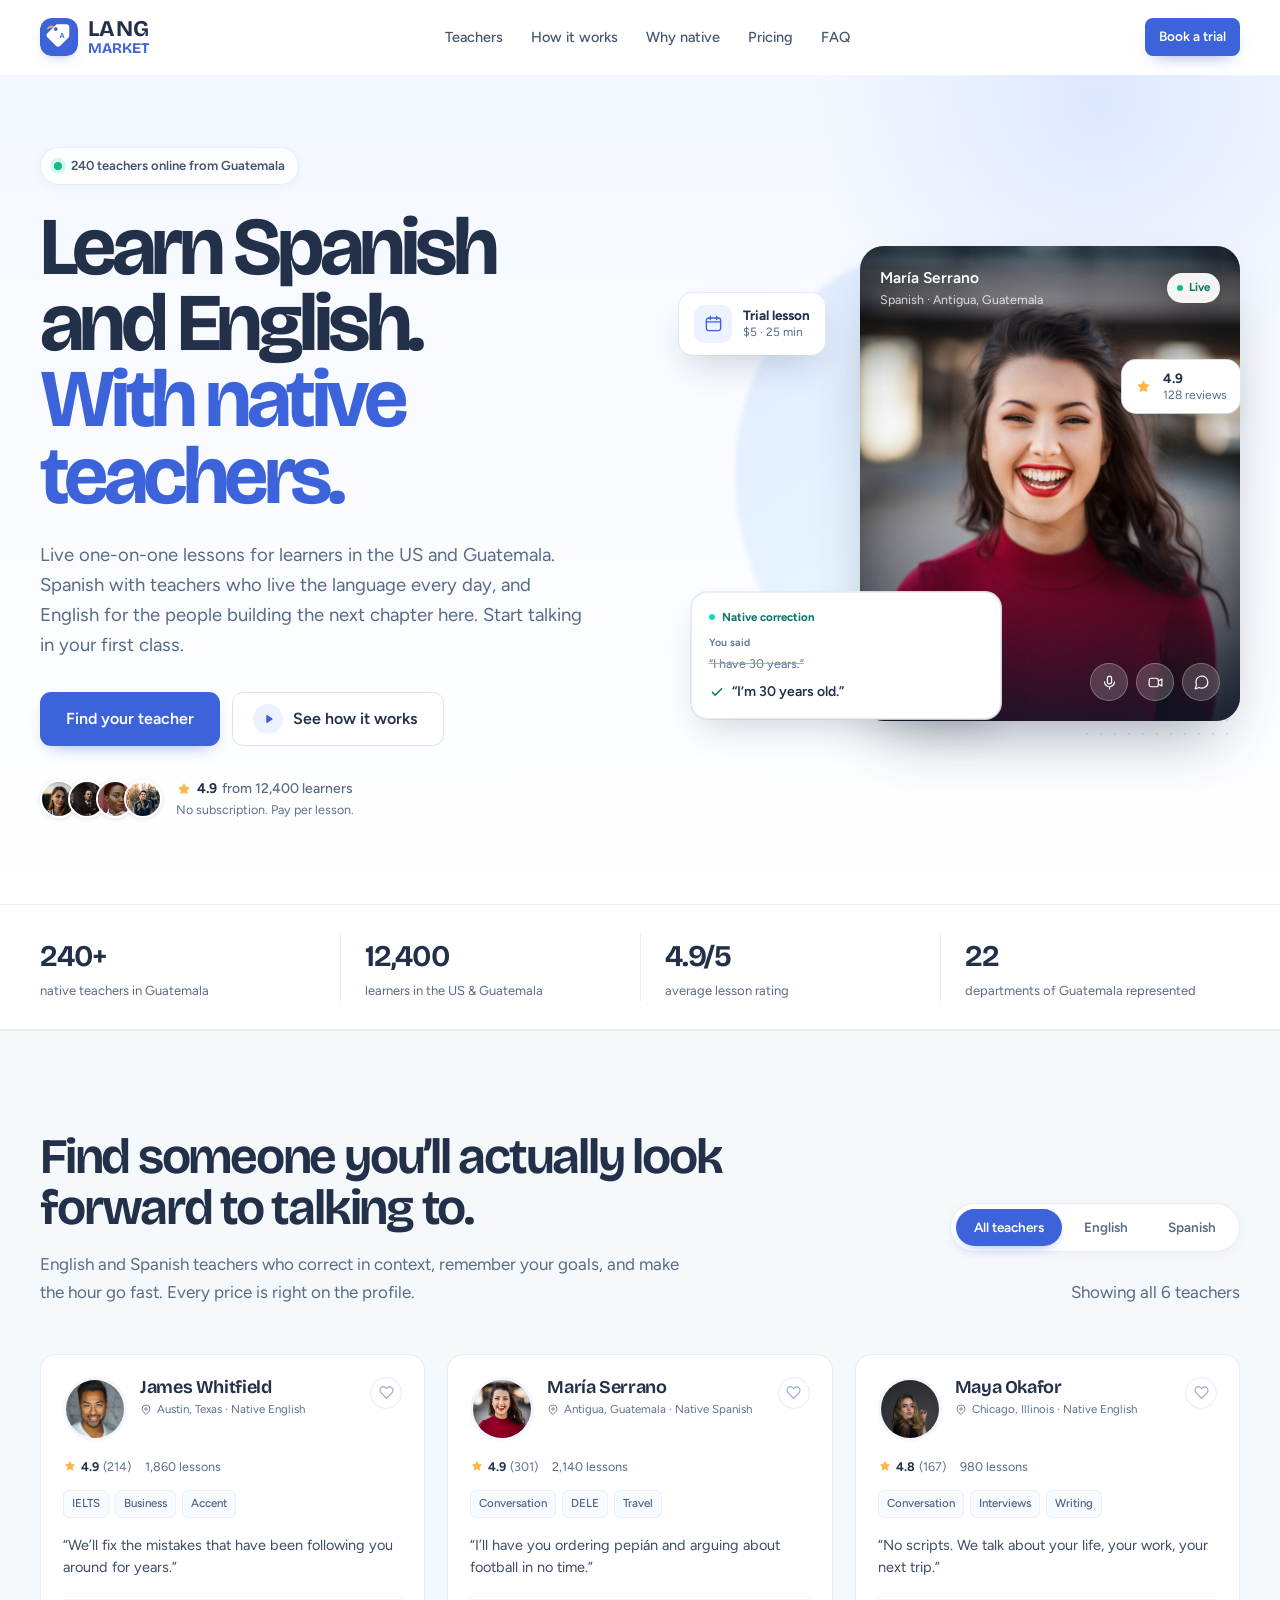
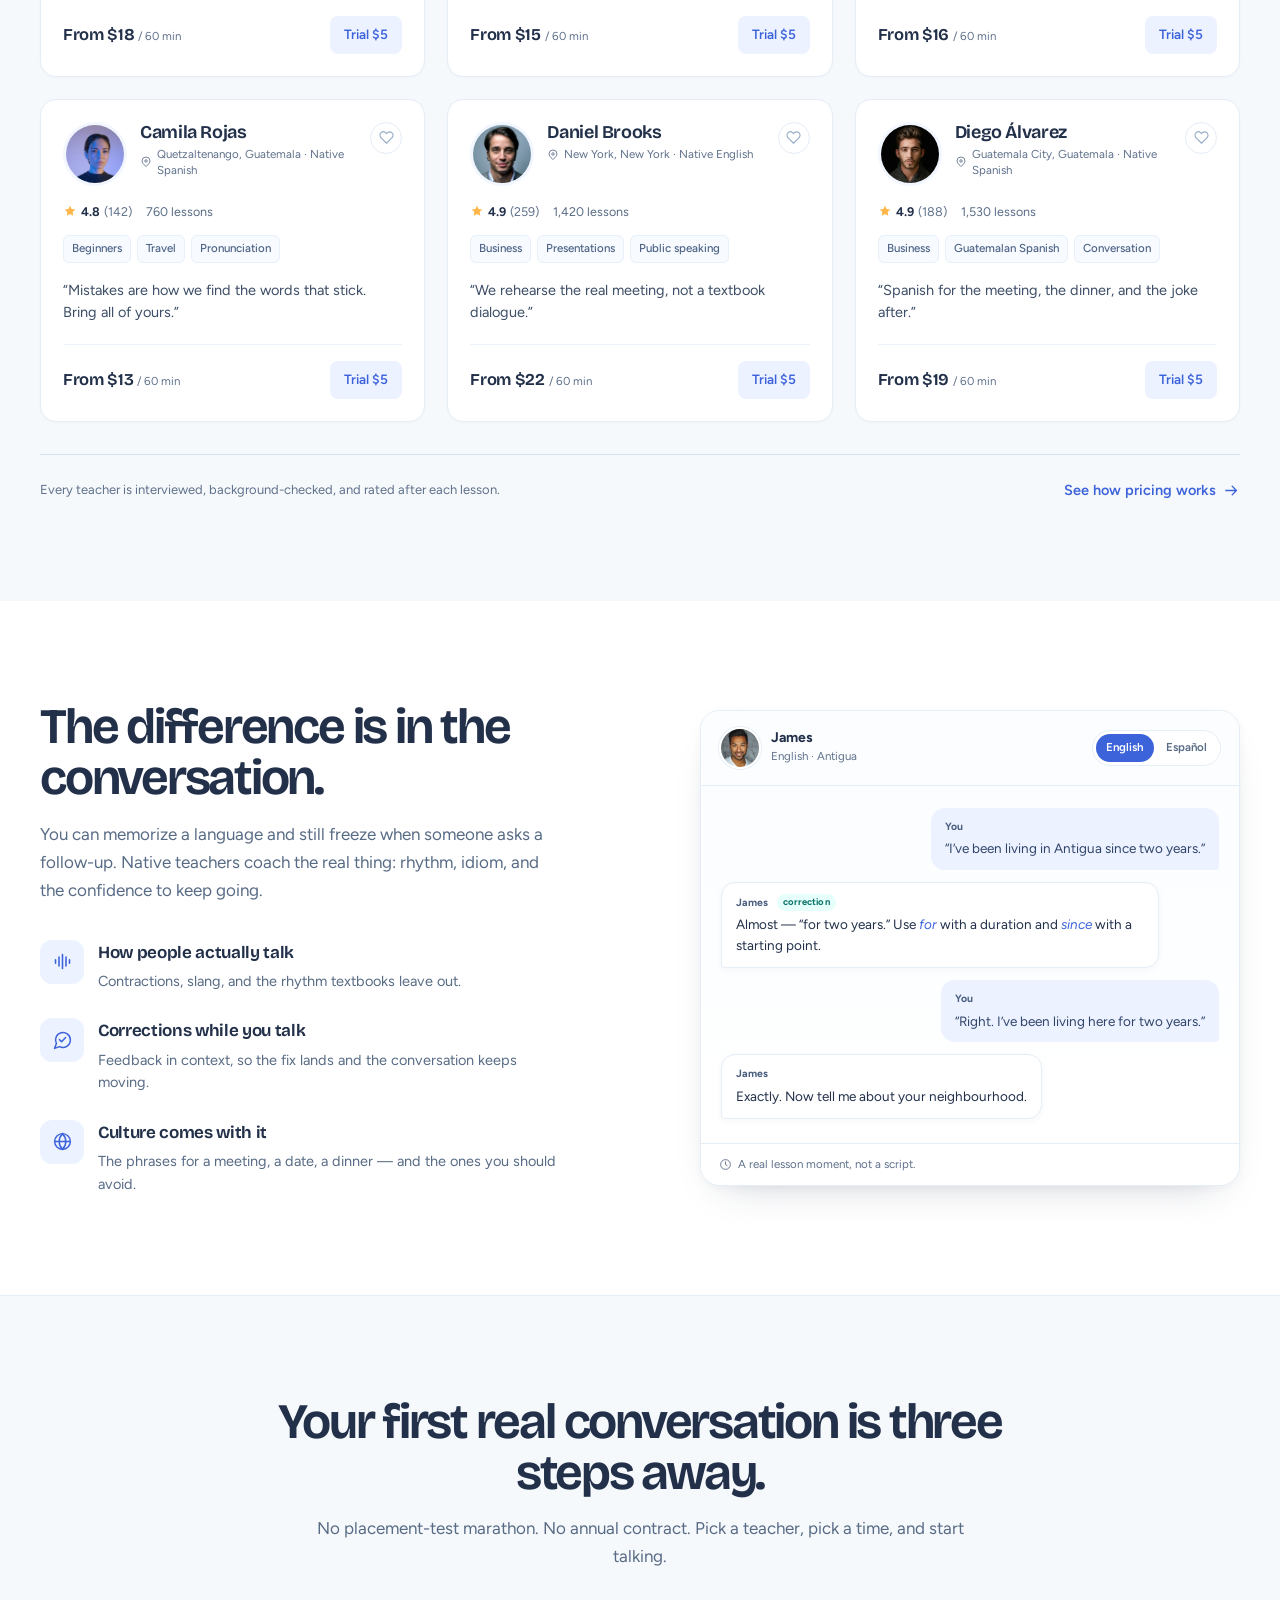
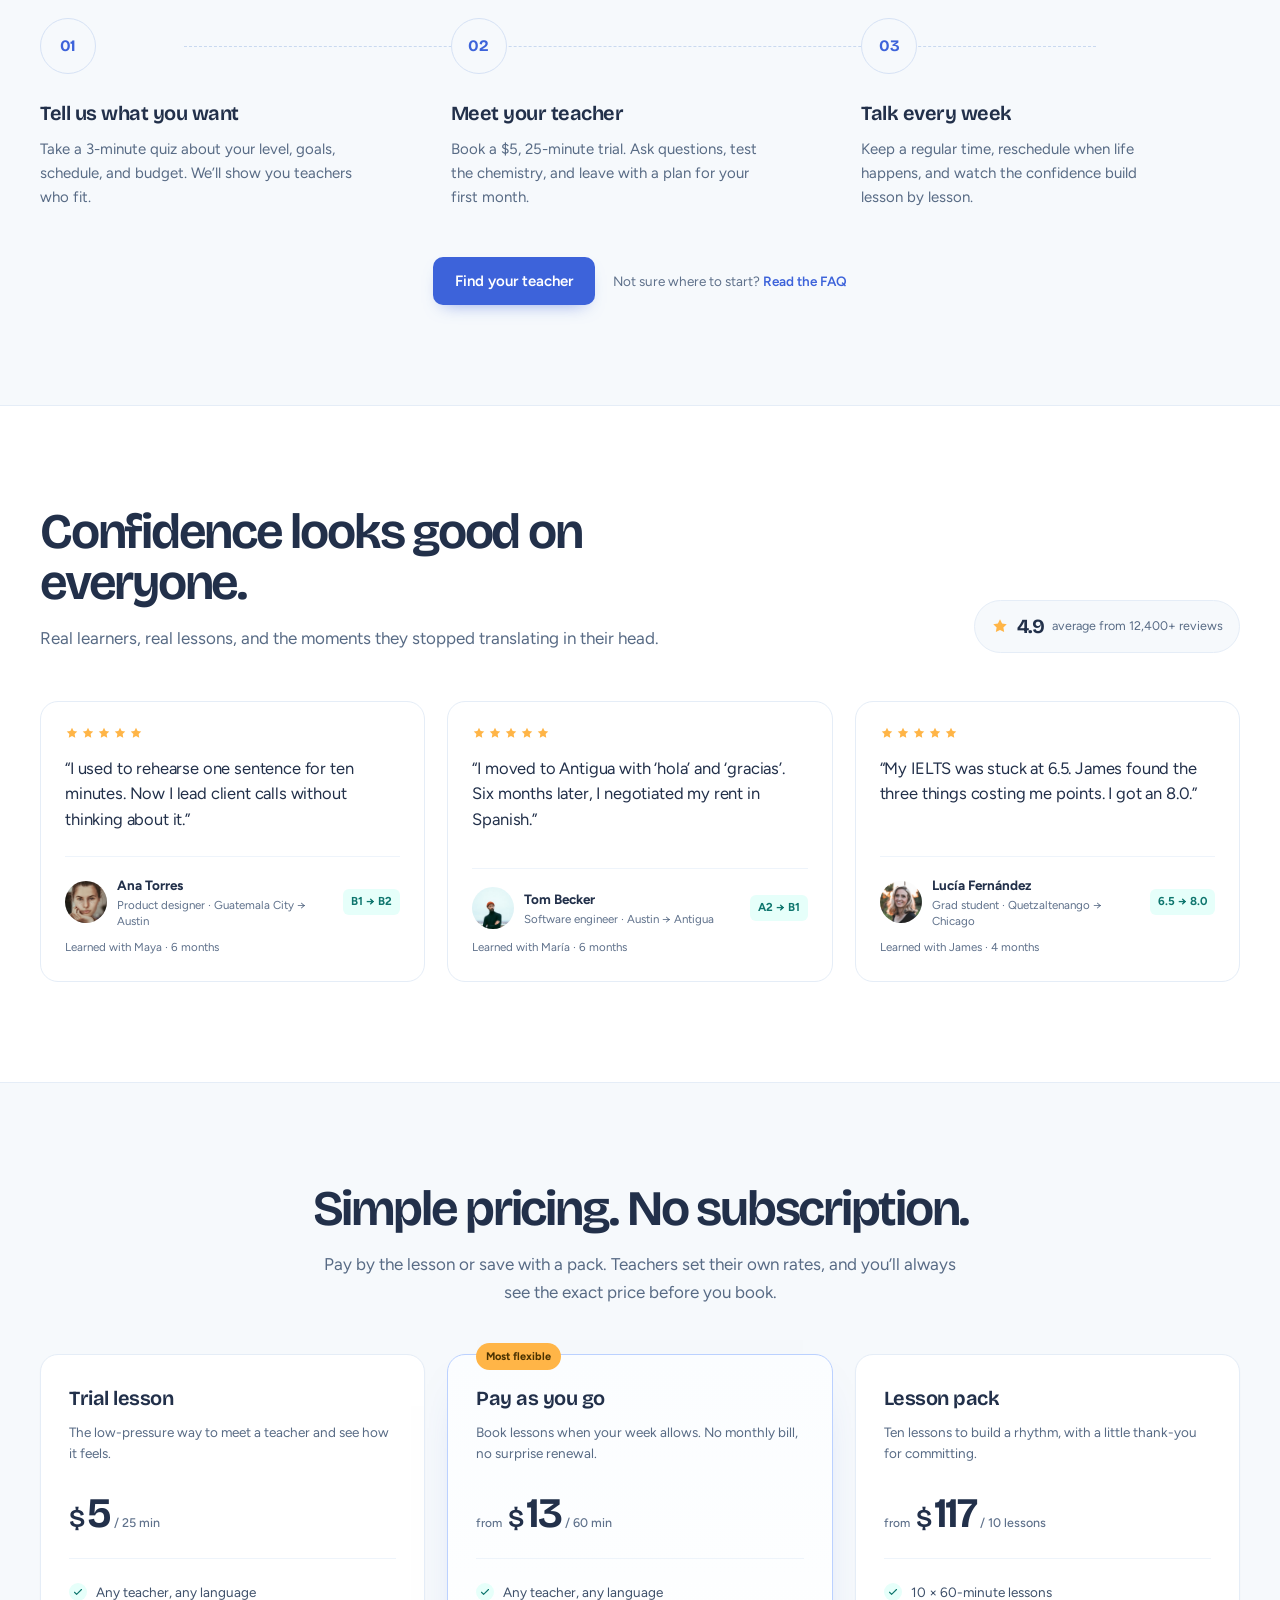
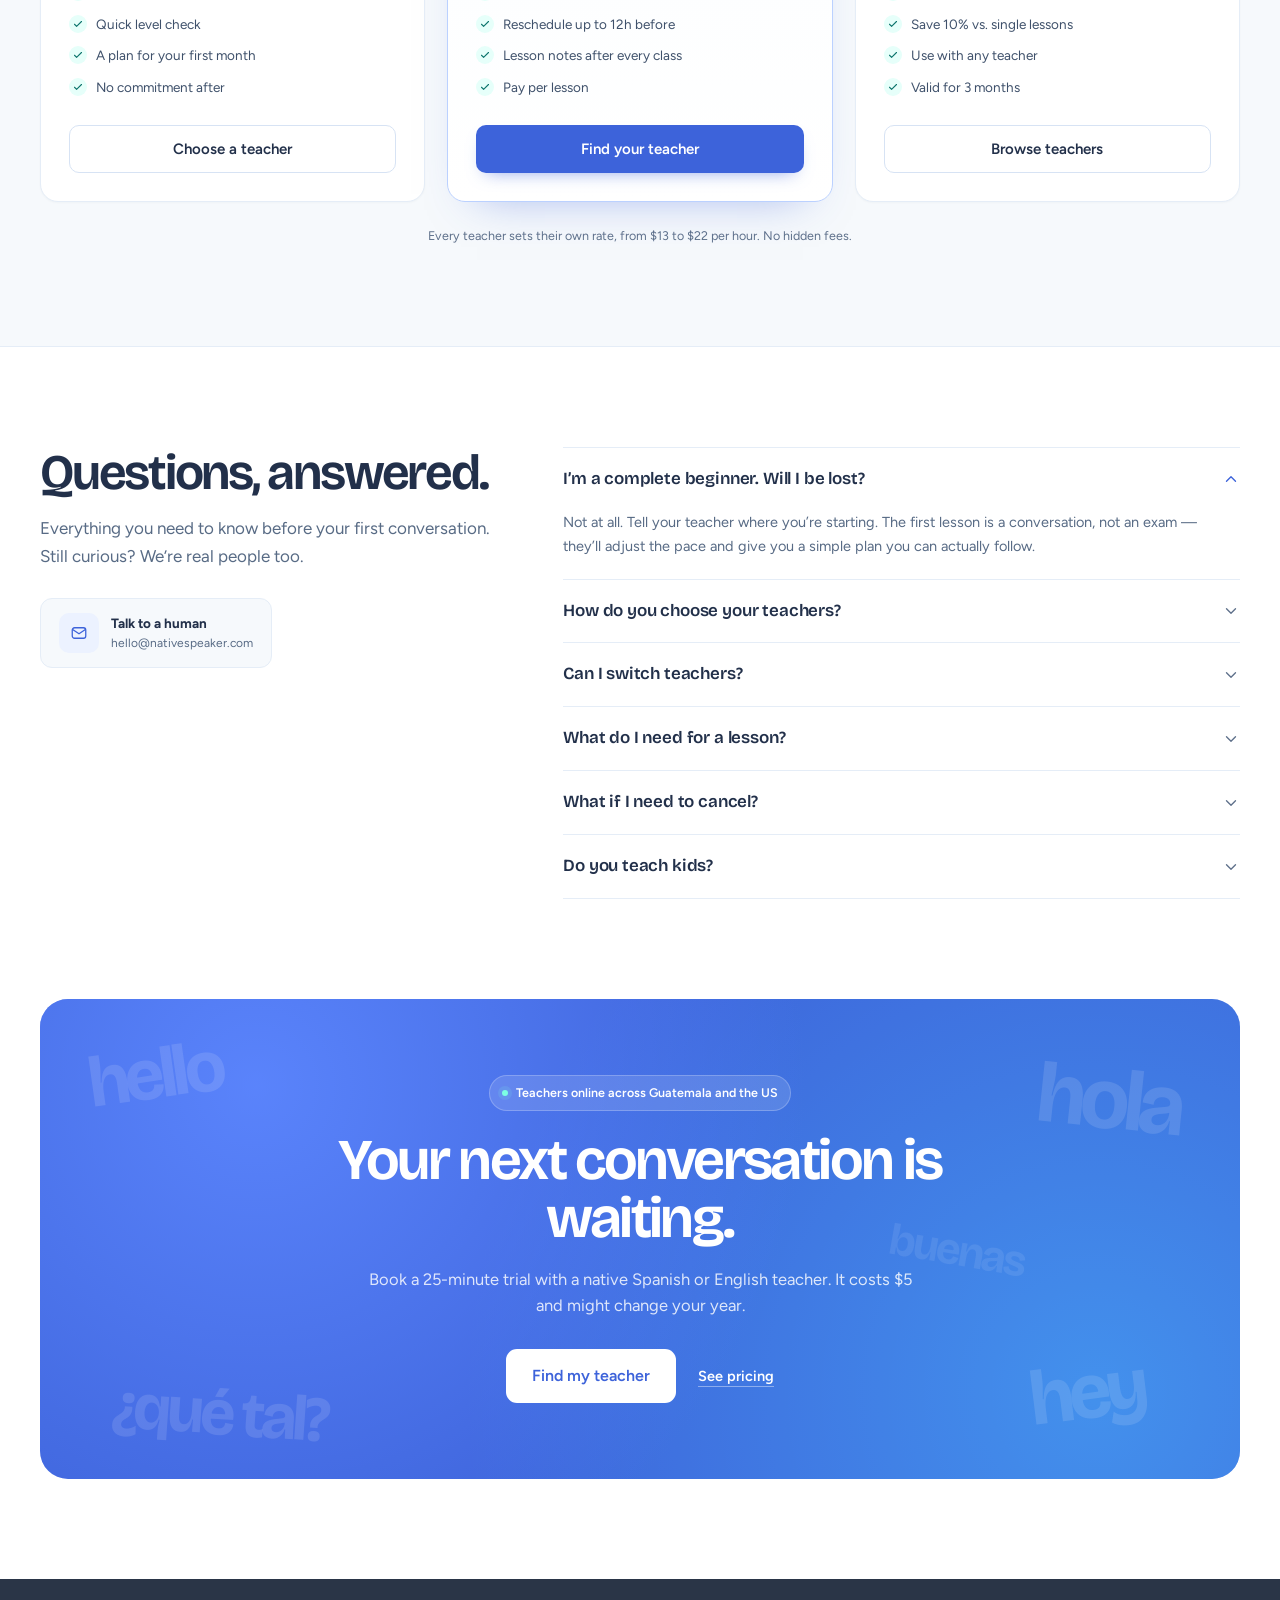
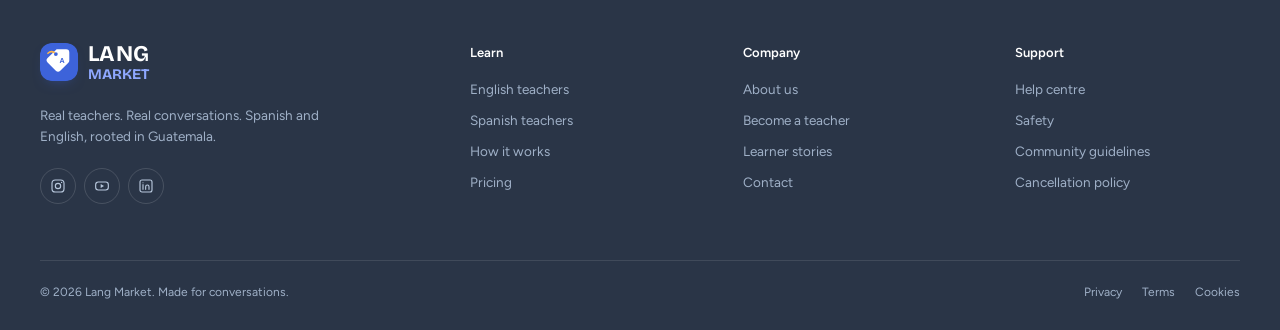
<file: lang-market/index.html>
<!DOCTYPE html>
<html lang="en">
<head>
  <meta charset="utf-8">
  <meta name="viewport" content="width=device-width, initial-scale=1">
  <title>Lang Market — Spanish &amp; English with teachers in Guatemala</title>
  <meta name="description" content="Live one-on-one Spanish and English lessons with native teachers rooted in Guatemala. For learners in the US and Guatemala. Book a 25-minute trial for $5.">
  <meta name="theme-color" content="#3D63DA">
  <meta property="og:title" content="Lang Market — Spanish from Guatemala. English for Guatemala.">
  <meta property="og:description" content="Live one-on-one Spanish and English lessons with native teachers rooted in Guatemala. Try a 25-minute trial for $5.">
  <meta property="og:type" content="website">
  <link rel="icon" href="../assets/logos/marketplace.svg" type="image/svg+xml">
  <link rel="preconnect" href="https://fonts.googleapis.com">
  <link rel="preconnect" href="https://fonts.gstatic.com" crossorigin>
  <link href="https://fonts.googleapis.com/css2?family=Bricolage+Grotesque:opsz,wght@12..96,400..800&family=Figtree:ital,wght@0,300..800;1,400..700&display=swap" rel="stylesheet">
  <link rel="stylesheet" href="styles.css">
</head>
<body>
  <a class="skip-link" href="#main">Skip to content</a>

  <svg class="svg-sprite" xmlns="http://www.w3.org/2000/svg" aria-hidden="true">
    <symbol id="i-star" viewBox="0 0 24 24">
      <path d="m12 3 2.78 5.63 6.22.9-4.5 4.39 1.06 6.2L12 17.2l-5.56 2.92 1.06-6.2L3 9.53l6.22-.9L12 3Z" fill="currentColor"/>
    </symbol>
    <symbol id="i-check" viewBox="0 0 24 24">
      <path d="m5 12.5 4.2 4.2L19 7" fill="none" stroke="currentColor" stroke-width="2.2" stroke-linecap="round" stroke-linejoin="round"/>
    </symbol>
    <symbol id="i-chevron" viewBox="0 0 24 24">
      <path d="m6 9 6 6 6-6" fill="none" stroke="currentColor" stroke-width="1.8" stroke-linecap="round" stroke-linejoin="round"/>
    </symbol>
    <symbol id="i-arrow" viewBox="0 0 24 24">
      <path d="M4 12h15m-6-6 6 6-6 6" fill="none" stroke="currentColor" stroke-width="1.8" stroke-linecap="round" stroke-linejoin="round"/>
    </symbol>
    <symbol id="i-play" viewBox="0 0 24 24">
      <path d="M9 6.2v11.6a1 1 0 0 0 1.52.85l9.1-5.8a1 1 0 0 0 0-1.7l-9.1-5.8A1 1 0 0 0 9 6.2Z" fill="currentColor"/>
    </symbol>
    <symbol id="i-heart" viewBox="0 0 24 24">
      <path d="M20.84 4.61a5.5 5.5 0 0 0-7.78 0L12 5.67l-1.06-1.06a5.5 5.5 0 0 0-7.78 7.78l1.06 1.06L12 21.23l7.78-7.78 1.06-1.06a5.5 5.5 0 0 0 0-7.78Z" fill="none" stroke="currentColor" stroke-width="1.8" stroke-linejoin="round"/>
    </symbol>
    <symbol id="i-heart-fill" viewBox="0 0 24 24">
      <path d="M20.84 4.61a5.5 5.5 0 0 0-7.78 0L12 5.67l-1.06-1.06a5.5 5.5 0 0 0-7.78 7.78l1.06 1.06L12 21.23l7.78-7.78 1.06-1.06a5.5 5.5 0 0 0 0-7.78Z" fill="currentColor"/>
    </symbol>
    <symbol id="i-calendar" viewBox="0 0 24 24">
      <rect x="3" y="5" width="18" height="16" rx="3" fill="none" stroke="currentColor" stroke-width="1.7"/>
      <path d="M8 3v4M16 3v4M3 10h18" fill="none" stroke="currentColor" stroke-width="1.7" stroke-linecap="round"/>
    </symbol>
    <symbol id="i-video" viewBox="0 0 24 24">
      <rect x="3" y="6" width="13" height="12" rx="3" fill="none" stroke="currentColor" stroke-width="1.7"/>
      <path d="m16 10 5-3v10l-5-3" fill="none" stroke="currentColor" stroke-width="1.7" stroke-linejoin="round"/>
    </symbol>
    <symbol id="i-mic" viewBox="0 0 24 24">
      <rect x="9" y="3" width="6" height="11" rx="3" fill="none" stroke="currentColor" stroke-width="1.7"/>
      <path d="M5 11a7 7 0 0 0 14 0M12 18v3" fill="none" stroke="currentColor" stroke-width="1.7" stroke-linecap="round"/>
    </symbol>
    <symbol id="i-message" viewBox="0 0 24 24">
      <path d="M21 11.5a8.5 8.5 0 0 1-12.4 7.5L3 21l2-5.6A8.5 8.5 0 1 1 21 11.5Z" fill="none" stroke="currentColor" stroke-width="1.7" stroke-linejoin="round"/>
    </symbol>
    <symbol id="i-message-check" viewBox="0 0 24 24">
      <path d="M21 11.5a8.5 8.5 0 0 1-12.4 7.5L3 21l2-5.6A8.5 8.5 0 1 1 21 11.5Z" fill="none" stroke="currentColor" stroke-width="1.7" stroke-linejoin="round"/>
      <path d="m8.5 11 2.5 2.5 4.5-5" fill="none" stroke="currentColor" stroke-width="1.7" stroke-linecap="round" stroke-linejoin="round"/>
    </symbol>
    <symbol id="i-globe" viewBox="0 0 24 24">
      <circle cx="12" cy="12" r="9" fill="none" stroke="currentColor" stroke-width="1.7"/>
      <path d="M3 12h18M12 3c2.5 2.6 3.8 5.6 3.8 9s-1.3 6.4-3.8 9c-2.5-2.6-3.8-5.6-3.8-9S9.5 5.6 12 3Z" fill="none" stroke="currentColor" stroke-width="1.7"/>
    </symbol>
    <symbol id="i-pin" viewBox="0 0 24 24">
      <path d="M20 10c0 5-8 11-8 11S4 15 4 10a8 8 0 1 1 16 0Z" fill="none" stroke="currentColor" stroke-width="1.7" stroke-linejoin="round"/>
      <circle cx="12" cy="10" r="2.5" fill="none" stroke="currentColor" stroke-width="1.7"/>
    </symbol>
    <symbol id="i-clock" viewBox="0 0 24 24">
      <circle cx="12" cy="12" r="9" fill="none" stroke="currentColor" stroke-width="1.7"/>
      <path d="M12 7v5l3 2" fill="none" stroke="currentColor" stroke-width="1.7" stroke-linecap="round"/>
    </symbol>
    <symbol id="i-sound" viewBox="0 0 24 24">
      <path d="M4 10v4M8 7v10M12 4v16M16 7v10M20 10v4" fill="none" stroke="currentColor" stroke-width="1.8" stroke-linecap="round"/>
    </symbol>
    <symbol id="i-menu" viewBox="0 0 24 24">
      <path d="M4 7h16M4 12h16M4 17h16" fill="none" stroke="currentColor" stroke-width="1.8" stroke-linecap="round"/>
    </symbol>
    <symbol id="i-close" viewBox="0 0 24 24">
      <path d="m6 6 12 12M18 6 6 18" fill="none" stroke="currentColor" stroke-width="1.8" stroke-linecap="round"/>
    </symbol>
    <symbol id="i-mail" viewBox="0 0 24 24">
      <rect x="3" y="5" width="18" height="14" rx="3" fill="none" stroke="currentColor" stroke-width="1.7"/>
      <path d="m3 7 9 6 9-6" fill="none" stroke="currentColor" stroke-width="1.7" stroke-linejoin="round"/>
    </symbol>
    <symbol id="i-instagram" viewBox="0 0 24 24">
      <rect x="3" y="3" width="18" height="18" rx="5" fill="none" stroke="currentColor" stroke-width="1.7"/>
      <circle cx="12" cy="12" r="4" fill="none" stroke="currentColor" stroke-width="1.7"/>
      <circle cx="17.4" cy="6.6" r="1" fill="currentColor"/>
    </symbol>
    <symbol id="i-youtube" viewBox="0 0 24 24">
      <rect x="2.5" y="6" width="19" height="12" rx="4" fill="none" stroke="currentColor" stroke-width="1.7"/>
      <path d="m10 9 5 3-5 3V9Z" fill="currentColor"/>
    </symbol>
    <symbol id="i-linkedin" viewBox="0 0 24 24">
      <rect x="3" y="3" width="18" height="18" rx="3" fill="none" stroke="currentColor" stroke-width="1.7"/>
      <path d="M7.5 10v7M7.5 7.1v.1M11.5 17v-4a2.5 2.5 0 0 1 5 0v4" fill="none" stroke="currentColor" stroke-width="1.7" stroke-linecap="round"/>
    </symbol>
  </svg>

  <header class="site-header" id="site-header">
    <div class="container nav-shell">
      <a class="brand" href="#top" aria-label="Lang Market home">
        <img class="brand-mark" src="../assets/logos/marketplace.svg" alt="" width="40" height="40">
        <span class="brand-name" aria-hidden="true">
          <span class="brand-line brand-line--top">LANG</span>
          <span class="brand-line brand-line--bottom">MARKET</span>
        </span>
      </a>

      <nav class="nav-links" id="primary-nav" aria-label="Main navigation">
        <a href="#teachers">Teachers</a>
        <a href="#how">How it works</a>
        <a href="#why">Why native</a>
        <a href="#pricing">Pricing</a>
        <a href="#faq">FAQ</a>
        <a class="btn btn-primary nav-mobile-cta" href="#teachers">Find your teacher</a>
      </nav>

      <div class="nav-actions">
        <a class="btn btn-primary btn-sm nav-cta" href="#teachers">Book a trial</a>
        <button class="nav-toggle" type="button" aria-expanded="false" aria-controls="primary-nav" aria-label="Open menu">
          <svg class="icon icon-menu" aria-hidden="true"><use href="#i-menu"></use></svg>
          <svg class="icon icon-close" aria-hidden="true"><use href="#i-close"></use></svg>
        </button>
      </div>
    </div>
  </header>

  <main id="main">
    <section class="hero" id="top">
      <div class="container hero-grid">
        <div class="hero-copy">
          <p class="presence"><span class="presence-dot" aria-hidden="true"></span> 240 teachers online from Guatemala</p>
          <h1>Learn Spanish and English.<br><span>With native teachers.</span></h1>
          <p class="hero-lede">Live one-on-one lessons for learners in the US and Guatemala. Spanish with teachers who live the language every day, and English for the people building the next chapter here. Start talking in your first class.</p>
          <div class="hero-actions">
            <a class="btn btn-primary btn-lg" href="#teachers">Find your teacher</a>
            <a class="btn btn-ghost btn-lg" href="#how">
              <span class="play-dot" aria-hidden="true"><svg class="icon"><use href="#i-play"></use></svg></span>
              See how it works
            </a>
          </div>
          <div class="hero-proof">
            <div class="avatar-stack" aria-hidden="true">
              <img src="../assets/img/learner-ana.jpg" alt="">
              <img src="../assets/img/learner-tom.jpg" alt="">
              <img src="../assets/img/learner-lucia.jpg" alt="">
              <img src="../assets/img/learner-max.jpg" alt="">
            </div>
            <div class="hero-proof-text">
              <p class="hero-rating"><svg class="icon star" aria-hidden="true"><use href="#i-star"></use></svg> 4.9 <span>from 12,400 learners</span></p>
              <p class="hero-note">No subscription. Pay per lesson.</p>
            </div>
          </div>
        </div>

        <div class="hero-visual" aria-label="A live lesson with Spanish teacher María Serrano">
          <div class="hero-glow" aria-hidden="true"></div>
          <div class="hero-dots" aria-hidden="true"></div>

          <figure class="lesson-card">
            <img class="lesson-photo" src="../assets/img/hero-maria.jpg" alt="María Serrano, a native Spanish teacher from Antigua, Guatemala" fetchpriority="high">
            <div class="lesson-shade" aria-hidden="true"></div>
            <div class="lesson-top">
              <div class="lesson-teacher">
                <strong>María Serrano</strong>
                <span>Spanish · Antigua, Guatemala</span>
              </div>
              <span class="live-pill"><span class="live-dot" aria-hidden="true"></span> Live</span>
            </div>
            <div class="lesson-bottom">
              <span class="lesson-timer">24:18</span>
              <div class="lesson-controls" aria-hidden="true">
                <span class="lesson-control"><svg class="icon"><use href="#i-mic"></use></svg></span>
                <span class="lesson-control"><svg class="icon"><use href="#i-video"></use></svg></span>
                <span class="lesson-control"><svg class="icon"><use href="#i-message"></use></svg></span>
              </div>
            </div>
          </figure>

          <div class="float-card float-trial">
            <span class="float-icon"><svg class="icon" aria-hidden="true"><use href="#i-calendar"></use></svg></span>
            <span class="float-text"><strong>Trial lesson</strong><span>$5 · 25 min</span></span>
          </div>

          <div class="float-card float-rating">
            <svg class="icon star" aria-hidden="true"><use href="#i-star"></use></svg>
            <span class="float-text"><strong>4.9</strong><span>128 reviews</span></span>
          </div>

          <div class="correction-card">
            <p class="correction-label"><span class="live-dot" aria-hidden="true"></span> Native correction</p>
            <p class="said"><span>You said</span> <s>“I have 30 years.”</s></p>
            <p class="fixed"><svg class="icon" aria-hidden="true"><use href="#i-check"></use></svg> “I’m 30 years old.”</p>
          </div>
        </div>
      </div>
    </section>

    <section class="proof" aria-label="Lang Market in numbers">
      <div class="container proof-grid">
        <div class="proof-item"><strong>240+</strong><span>native teachers in Guatemala</span></div>
        <div class="proof-item"><strong>12,400</strong><span>learners in the US &amp; Guatemala</span></div>
        <div class="proof-item"><strong>4.9/5</strong><span>average lesson rating</span></div>
        <div class="proof-item"><strong>22</strong><span>departments of Guatemala represented</span></div>
      </div>
    </section>

    <section class="teachers section" id="teachers">
      <div class="container">
        <div class="section-head section-head--split">
          <div>
            <h2>Find someone you’ll actually look forward to talking to.</h2>
            <p>English and Spanish teachers who correct in context, remember your goals, and make the hour go fast. Every price is right on the profile.</p>
          </div>
          <div class="teacher-tools">
            <div class="filter-bar" role="group" aria-label="Filter teachers by language">
              <button class="filter is-active" type="button" data-filter="all" aria-pressed="true">All teachers</button>
              <button class="filter" type="button" data-filter="english" aria-pressed="false">English</button>
              <button class="filter" type="button" data-filter="spanish" aria-pressed="false">Spanish</button>
            </div>
            <p class="teacher-count" id="teacher-count" aria-live="polite">Showing all 6 teachers</p>
          </div>
        </div>

        <div class="teacher-grid" id="teacher-grid">
          <article class="teacher-card" data-language="english">
            <div class="teacher-top">
              <img class="teacher-photo" src="../assets/img/teacher-james.jpg" alt="Portrait of James Whitfield" loading="lazy">
              <div class="teacher-id">
                <h3>James Whitfield</h3>
                <p><svg class="icon" aria-hidden="true"><use href="#i-pin"></use></svg> Austin, Texas · Native English</p>
              </div>
              <button class="heart" type="button" aria-label="Save James Whitfield to favourites" aria-pressed="false">
                <svg class="icon" aria-hidden="true"><use href="#i-heart"></use></svg>
              </button>
            </div>
            <div class="teacher-meta">
              <span class="rating"><svg class="icon star" aria-hidden="true"><use href="#i-star"></use></svg> 4.9 <span>(214)</span></span>
              <span>1,860 lessons</span>
            </div>
            <div class="tags"><span>IELTS</span><span>Business</span><span>Accent</span></div>
            <p class="teacher-quote">“We’ll fix the mistakes that have been following you around for years.”</p>
            <div class="teacher-foot">
              <div class="price"><strong>From $18</strong><span>/ 60 min</span></div>
              <button class="btn btn-soft btn-sm js-book" type="button" data-teacher="James Whitfield" data-photo="../assets/img/teacher-james.jpg">Trial $5</button>
            </div>
          </article>

          <article class="teacher-card" data-language="spanish">
            <div class="teacher-top">
              <img class="teacher-photo" src="../assets/img/hero-maria.jpg" alt="Portrait of María Serrano" loading="lazy">
              <div class="teacher-id">
                <h3>María Serrano</h3>
                <p><svg class="icon" aria-hidden="true"><use href="#i-pin"></use></svg> Antigua, Guatemala · Native Spanish</p>
              </div>
              <button class="heart" type="button" aria-label="Save María Serrano to favourites" aria-pressed="false">
                <svg class="icon" aria-hidden="true"><use href="#i-heart"></use></svg>
              </button>
            </div>
            <div class="teacher-meta">
              <span class="rating"><svg class="icon star" aria-hidden="true"><use href="#i-star"></use></svg> 4.9 <span>(301)</span></span>
              <span>2,140 lessons</span>
            </div>
            <div class="tags"><span>Conversation</span><span>DELE</span><span>Travel</span></div>
            <p class="teacher-quote">“I’ll have you ordering pepián and arguing about football in no time.”</p>
            <div class="teacher-foot">
              <div class="price"><strong>From $15</strong><span>/ 60 min</span></div>
              <button class="btn btn-soft btn-sm js-book" type="button" data-teacher="María Serrano" data-photo="../assets/img/hero-maria.jpg">Trial $5</button>
            </div>
          </article>

          <article class="teacher-card" data-language="english">
            <div class="teacher-top">
              <img class="teacher-photo" src="../assets/img/teacher-maya.jpg" alt="Portrait of Maya Okafor" loading="lazy">
              <div class="teacher-id">
                <h3>Maya Okafor</h3>
                <p><svg class="icon" aria-hidden="true"><use href="#i-pin"></use></svg> Chicago, Illinois · Native English</p>
              </div>
              <button class="heart" type="button" aria-label="Save Maya Okafor to favourites" aria-pressed="false">
                <svg class="icon" aria-hidden="true"><use href="#i-heart"></use></svg>
              </button>
            </div>
            <div class="teacher-meta">
              <span class="rating"><svg class="icon star" aria-hidden="true"><use href="#i-star"></use></svg> 4.8 <span>(167)</span></span>
              <span>980 lessons</span>
            </div>
            <div class="tags"><span>Conversation</span><span>Interviews</span><span>Writing</span></div>
            <p class="teacher-quote">“No scripts. We talk about your life, your work, your next trip.”</p>
            <div class="teacher-foot">
              <div class="price"><strong>From $16</strong><span>/ 60 min</span></div>
              <button class="btn btn-soft btn-sm js-book" type="button" data-teacher="Maya Okafor" data-photo="../assets/img/teacher-maya.jpg">Trial $5</button>
            </div>
          </article>

          <article class="teacher-card" data-language="spanish">
            <div class="teacher-top">
              <img class="teacher-photo" src="../assets/img/teacher-camila.jpg" alt="Portrait of Camila Rojas" loading="lazy">
              <div class="teacher-id">
                <h3>Camila Rojas</h3>
                <p><svg class="icon" aria-hidden="true"><use href="#i-pin"></use></svg> Quetzaltenango, Guatemala · Native Spanish</p>
              </div>
              <button class="heart" type="button" aria-label="Save Camila Rojas to favourites" aria-pressed="false">
                <svg class="icon" aria-hidden="true"><use href="#i-heart"></use></svg>
              </button>
            </div>
            <div class="teacher-meta">
              <span class="rating"><svg class="icon star" aria-hidden="true"><use href="#i-star"></use></svg> 4.8 <span>(142)</span></span>
              <span>760 lessons</span>
            </div>
            <div class="tags"><span>Beginners</span><span>Travel</span><span>Pronunciation</span></div>
            <p class="teacher-quote">“Mistakes are how we find the words that stick. Bring all of yours.”</p>
            <div class="teacher-foot">
              <div class="price"><strong>From $13</strong><span>/ 60 min</span></div>
              <button class="btn btn-soft btn-sm js-book" type="button" data-teacher="Camila Rojas" data-photo="../assets/img/teacher-camila.jpg">Trial $5</button>
            </div>
          </article>

          <article class="teacher-card" data-language="english">
            <div class="teacher-top">
              <img class="teacher-photo" src="../assets/img/teacher-daniel.jpg" alt="Portrait of Daniel Brooks" loading="lazy">
              <div class="teacher-id">
                <h3>Daniel Brooks</h3>
                <p><svg class="icon" aria-hidden="true"><use href="#i-pin"></use></svg> New York, New York · Native English</p>
              </div>
              <button class="heart" type="button" aria-label="Save Daniel Brooks to favourites" aria-pressed="false">
                <svg class="icon" aria-hidden="true"><use href="#i-heart"></use></svg>
              </button>
            </div>
            <div class="teacher-meta">
              <span class="rating"><svg class="icon star" aria-hidden="true"><use href="#i-star"></use></svg> 4.9 <span>(259)</span></span>
              <span>1,420 lessons</span>
            </div>
            <div class="tags"><span>Business</span><span>Presentations</span><span>Public speaking</span></div>
            <p class="teacher-quote">“We rehearse the real meeting, not a textbook dialogue.”</p>
            <div class="teacher-foot">
              <div class="price"><strong>From $22</strong><span>/ 60 min</span></div>
              <button class="btn btn-soft btn-sm js-book" type="button" data-teacher="Daniel Brooks" data-photo="../assets/img/teacher-daniel.jpg">Trial $5</button>
            </div>
          </article>

          <article class="teacher-card" data-language="spanish">
            <div class="teacher-top">
              <img class="teacher-photo" src="../assets/img/teacher-diego.jpg" alt="Portrait of Diego Álvarez" loading="lazy">
              <div class="teacher-id">
                <h3>Diego Álvarez</h3>
                <p><svg class="icon" aria-hidden="true"><use href="#i-pin"></use></svg> Guatemala City, Guatemala · Native Spanish</p>
              </div>
              <button class="heart" type="button" aria-label="Save Diego Álvarez to favourites" aria-pressed="false">
                <svg class="icon" aria-hidden="true"><use href="#i-heart"></use></svg>
              </button>
            </div>
            <div class="teacher-meta">
              <span class="rating"><svg class="icon star" aria-hidden="true"><use href="#i-star"></use></svg> 4.9 <span>(188)</span></span>
              <span>1,530 lessons</span>
            </div>
            <div class="tags"><span>Business</span><span>Guatemalan Spanish</span><span>Conversation</span></div>
            <p class="teacher-quote">“Spanish for the meeting, the dinner, and the joke after.”</p>
            <div class="teacher-foot">
              <div class="price"><strong>From $19</strong><span>/ 60 min</span></div>
              <button class="btn btn-soft btn-sm js-book" type="button" data-teacher="Diego Álvarez" data-photo="../assets/img/teacher-diego.jpg">Trial $5</button>
            </div>
          </article>
        </div>

        <div class="teachers-foot">
          <p>Every teacher is interviewed, background-checked, and rated after each lesson.</p>
          <a class="text-link" href="#pricing">See how pricing works <svg class="icon" aria-hidden="true"><use href="#i-arrow"></use></svg></a>
        </div>
      </div>
    </section>

    <section class="why section" id="why">
      <div class="container why-grid">
        <div class="why-copy">
          <h2>The difference is in the conversation.</h2>
          <p>You can memorize a language and still freeze when someone asks a follow-up. Native teachers coach the real thing: rhythm, idiom, and the confidence to keep going.</p>

          <div class="why-list">
            <div class="why-item">
              <span class="why-icon"><svg class="icon" aria-hidden="true"><use href="#i-sound"></use></svg></span>
              <div>
                <h3>How people actually talk</h3>
                <p>Contractions, slang, and the rhythm textbooks leave out.</p>
              </div>
            </div>
            <div class="why-item">
              <span class="why-icon"><svg class="icon" aria-hidden="true"><use href="#i-message-check"></use></svg></span>
              <div>
                <h3>Corrections while you talk</h3>
                <p>Feedback in context, so the fix lands and the conversation keeps moving.</p>
              </div>
            </div>
            <div class="why-item">
              <span class="why-icon"><svg class="icon" aria-hidden="true"><use href="#i-globe"></use></svg></span>
              <div>
                <h3>Culture comes with it</h3>
                <p>The phrases for a meeting, a date, a dinner — and the ones you should avoid.</p>
              </div>
            </div>
          </div>
        </div>

        <div class="chat-wrap">
          <div class="chat-card">
            <div class="chat-head">
              <div class="chat-teacher">
                <img id="chat-avatar" src="../assets/img/teacher-james.jpg" alt="James">
                <div>
                  <strong id="chat-name">James</strong>
                  <span id="chat-place">English · Antigua</span>
                </div>
              </div>
              <div class="chat-switch" role="group" aria-label="Choose the lesson language">
                <button class="is-active" type="button" data-chat="en" data-name="James" data-place="English · Antigua" data-avatar="../assets/img/teacher-james.jpg" aria-pressed="true">English</button>
                <button type="button" lang="es" data-chat="es" data-name="Camila" data-place="Spanish · Quetzaltenango" data-avatar="../assets/img/teacher-camila.jpg" aria-pressed="false">Español</button>
              </div>
            </div>

            <div class="chat-body">
              <div class="chat-panel" data-panel="en">
                <div class="bubble bubble-student">
                  <span class="bubble-who">You</span>
                  “I’ve been living in Antigua since two years.”
                </div>
                <div class="bubble bubble-teacher">
                  <span class="bubble-who">James <span class="bubble-tag">correction</span></span>
                  Almost — “for two years.” Use <em>for</em> with a duration and <em>since</em> with a starting point.
                </div>
                <div class="bubble bubble-student">
                  <span class="bubble-who">You</span>
                  “Right. I’ve been living here for two years.”
                </div>
                <div class="bubble bubble-teacher">
                  <span class="bubble-who">James</span>
                  Exactly. Now tell me about your neighbourhood.
                </div>
              </div>

              <div class="chat-panel" data-panel="es" lang="es" hidden>
                <div class="bubble bubble-student">
                  <span class="bubble-who">Tú</span>
                  “Estoy muy emocionada por el viaje.”
                </div>
                <div class="bubble bubble-teacher">
                  <span class="bubble-who">Camila <span class="bubble-tag">corrección</span></span>
                  ¡Perfecto! En Guatemala también dirías “¡Qué chilero, el viaje!”. Suena más natural.
                </div>
                <div class="bubble bubble-student">
                  <span class="bubble-who">Tú</span>
                  “Me hace ilusión.”
                </div>
                <div class="bubble bubble-teacher">
                  <span class="bubble-who">Camila</span>
                  ¡Eso es! Cuéntame, ¿qué vas a ver?
                </div>
              </div>
            </div>

            <div class="chat-foot">
              <svg class="icon" aria-hidden="true"><use href="#i-clock"></use></svg>
              A real lesson moment, not a script.
            </div>
          </div>
        </div>
      </div>
    </section>

    <section class="how section" id="how">
      <div class="container">
        <div class="section-head section-head--center">
          <h2>Your first real conversation is three steps away.</h2>
          <p>No placement-test marathon. No annual contract. Pick a teacher, pick a time, and start talking.</p>
        </div>

        <ol class="steps">
          <li class="step">
            <span class="step-number" aria-hidden="true">01</span>
            <h3>Tell us what you want</h3>
            <p>Take a 3-minute quiz about your level, goals, schedule, and budget. We’ll show you teachers who fit.</p>
          </li>
          <li class="step">
            <span class="step-number" aria-hidden="true">02</span>
            <h3>Meet your teacher</h3>
            <p>Book a $5, 25-minute trial. Ask questions, test the chemistry, and leave with a plan for your first month.</p>
          </li>
          <li class="step">
            <span class="step-number" aria-hidden="true">03</span>
            <h3>Talk every week</h3>
            <p>Keep a regular time, reschedule when life happens, and watch the confidence build lesson by lesson.</p>
          </li>
        </ol>

        <div class="steps-cta">
          <a class="btn btn-primary" href="#teachers">Find your teacher</a>
          <span>Not sure where to start? <a class="inline-link" href="#faq">Read the FAQ</a></span>
        </div>
      </div>
    </section>

    <section class="stories section" id="stories">
      <div class="container">
        <div class="section-head section-head--split">
          <div>
            <h2>Confidence looks good on everyone.</h2>
            <p>Real learners, real lessons, and the moments they stopped translating in their head.</p>
          </div>
          <div class="rating-summary">
            <svg class="icon star" aria-hidden="true"><use href="#i-star"></use></svg>
            <strong>4.9</strong>
            <span>average from 12,400+ reviews</span>
          </div>
        </div>

        <div class="story-grid">
          <figure class="story">
            <div class="stars" role="img" aria-label="Rated 5 out of 5">
              <svg class="icon star" aria-hidden="true"><use href="#i-star"></use></svg>
              <svg class="icon star" aria-hidden="true"><use href="#i-star"></use></svg>
              <svg class="icon star" aria-hidden="true"><use href="#i-star"></use></svg>
              <svg class="icon star" aria-hidden="true"><use href="#i-star"></use></svg>
              <svg class="icon star" aria-hidden="true"><use href="#i-star"></use></svg>
            </div>
            <blockquote>“I used to rehearse one sentence for ten minutes. Now I lead client calls without thinking about it.”</blockquote>
            <figcaption>
              <img src="../assets/img/testimonial-1.jpg" alt="Portrait of Ana Torres" loading="lazy">
              <div class="story-person">
                <strong>Ana Torres</strong>
                <span>Product designer · Guatemala City → Austin</span>
              </div>
              <span class="result">B1 → B2</span>
            </figcaption>
            <p class="story-note">Learned with Maya · 6 months</p>
          </figure>

          <figure class="story">
            <div class="stars" role="img" aria-label="Rated 5 out of 5">
              <svg class="icon star" aria-hidden="true"><use href="#i-star"></use></svg>
              <svg class="icon star" aria-hidden="true"><use href="#i-star"></use></svg>
              <svg class="icon star" aria-hidden="true"><use href="#i-star"></use></svg>
              <svg class="icon star" aria-hidden="true"><use href="#i-star"></use></svg>
              <svg class="icon star" aria-hidden="true"><use href="#i-star"></use></svg>
            </div>
            <blockquote>“I moved to Antigua with ‘hola’ and ‘gracias’. Six months later, I negotiated my rent in Spanish.”</blockquote>
            <figcaption>
              <img src="../assets/img/testimonial-3.jpg" alt="Portrait of Tom Becker" loading="lazy">
              <div class="story-person">
                <strong>Tom Becker</strong>
                <span>Software engineer · Austin → Antigua</span>
              </div>
              <span class="result">A2 → B1</span>
            </figcaption>
            <p class="story-note">Learned with María · 6 months</p>
          </figure>

          <figure class="story">
            <div class="stars" role="img" aria-label="Rated 5 out of 5">
              <svg class="icon star" aria-hidden="true"><use href="#i-star"></use></svg>
              <svg class="icon star" aria-hidden="true"><use href="#i-star"></use></svg>
              <svg class="icon star" aria-hidden="true"><use href="#i-star"></use></svg>
              <svg class="icon star" aria-hidden="true"><use href="#i-star"></use></svg>
              <svg class="icon star" aria-hidden="true"><use href="#i-star"></use></svg>
            </div>
            <blockquote>“My IELTS was stuck at 6.5. James found the three things costing me points. I got an 8.0.”</blockquote>
            <figcaption>
              <img src="../assets/img/testimonial-2.jpg" alt="Portrait of Lucía Fernández" loading="lazy">
              <div class="story-person">
                <strong>Lucía Fernández</strong>
                <span>Grad student · Quetzaltenango → Chicago</span>
              </div>
              <span class="result">6.5 → 8.0</span>
            </figcaption>
            <p class="story-note">Learned with James · 4 months</p>
          </figure>
        </div>
      </div>
    </section>

    <section class="pricing section" id="pricing">
      <div class="container">
        <div class="section-head section-head--center">
          <h2>Simple pricing. No subscription.</h2>
          <p>Pay by the lesson or save with a pack. Teachers set their own rates, and you’ll always see the exact price before you book.</p>
        </div>

        <div class="pricing-grid">
          <article class="pricing-card">
            <h3>Trial lesson</h3>
            <p class="pricing-desc">The low-pressure way to meet a teacher and see how it feels.</p>
            <p class="pricing-price"><span class="currency">$</span>5 <span class="per">/ 25 min</span></p>
            <ul class="pricing-list">
              <li><svg class="icon" aria-hidden="true"><use href="#i-check"></use></svg> Any teacher, any language</li>
              <li><svg class="icon" aria-hidden="true"><use href="#i-check"></use></svg> Quick level check</li>
              <li><svg class="icon" aria-hidden="true"><use href="#i-check"></use></svg> A plan for your first month</li>
              <li><svg class="icon" aria-hidden="true"><use href="#i-check"></use></svg> No commitment after</li>
            </ul>
            <a class="btn btn-ghost btn-block" href="#teachers">Choose a teacher</a>
          </article>

          <article class="pricing-card pricing-card--featured">
            <span class="pricing-flag">Most flexible</span>
            <h3>Pay as you go</h3>
            <p class="pricing-desc">Book lessons when your week allows. No monthly bill, no surprise renewal.</p>
            <p class="pricing-price"><span class="from">from</span> <span class="currency">$</span>13 <span class="per">/ 60 min</span></p>
            <ul class="pricing-list">
              <li><svg class="icon" aria-hidden="true"><use href="#i-check"></use></svg> Any teacher, any language</li>
              <li><svg class="icon" aria-hidden="true"><use href="#i-check"></use></svg> Reschedule up to 12h before</li>
              <li><svg class="icon" aria-hidden="true"><use href="#i-check"></use></svg> Lesson notes after every class</li>
              <li><svg class="icon" aria-hidden="true"><use href="#i-check"></use></svg> Pay per lesson</li>
            </ul>
            <a class="btn btn-primary btn-block" href="#teachers">Find your teacher</a>
          </article>

          <article class="pricing-card">
            <h3>Lesson pack</h3>
            <p class="pricing-desc">Ten lessons to build a rhythm, with a little thank-you for committing.</p>
            <p class="pricing-price"><span class="from">from</span> <span class="currency">$</span>117 <span class="per">/ 10 lessons</span></p>
            <ul class="pricing-list">
              <li><svg class="icon" aria-hidden="true"><use href="#i-check"></use></svg> 10 × 60-minute lessons</li>
              <li><svg class="icon" aria-hidden="true"><use href="#i-check"></use></svg> Save 10% vs. single lessons</li>
              <li><svg class="icon" aria-hidden="true"><use href="#i-check"></use></svg> Use with any teacher</li>
              <li><svg class="icon" aria-hidden="true"><use href="#i-check"></use></svg> Valid for 3 months</li>
            </ul>
            <a class="btn btn-ghost btn-block" href="#teachers">Browse teachers</a>
          </article>
        </div>

        <p class="pricing-note">Every teacher sets their own rate, from $13 to $22 per hour. No hidden fees.</p>
      </div>
    </section>

    <section class="faq section" id="faq">
      <div class="container faq-grid">
        <div class="faq-copy">
          <h2>Questions, answered.</h2>
          <p>Everything you need to know before your first conversation. Still curious? We’re real people too.</p>
          <a class="contact-card" href="mailto:hello@nativespeaker.com">
            <span class="contact-icon"><svg class="icon" aria-hidden="true"><use href="#i-mail"></use></svg></span>
            <span><strong>Talk to a human</strong><span>hello@nativespeaker.com</span></span>
          </a>
        </div>

        <div class="faq-list">
          <div class="faq-item is-open">
            <h3>
              <button class="faq-question" type="button" aria-expanded="true" aria-controls="faq-panel-1">
                I’m a complete beginner. Will I be lost?
                <svg class="icon" aria-hidden="true"><use href="#i-chevron"></use></svg>
              </button>
            </h3>
            <div class="faq-panel" id="faq-panel-1" aria-hidden="false">
              <div><p>Not at all. Tell your teacher where you’re starting. The first lesson is a conversation, not an exam — they’ll adjust the pace and give you a simple plan you can actually follow.</p></div>
            </div>
          </div>

          <div class="faq-item">
            <h3>
              <button class="faq-question" type="button" aria-expanded="false" aria-controls="faq-panel-2">
                How do you choose your teachers?
                <svg class="icon" aria-hidden="true"><use href="#i-chevron"></use></svg>
              </button>
            </h3>
            <div class="faq-panel" id="faq-panel-2" aria-hidden="true" inert>
              <div><p>Every teacher is a native speaker and goes through a video interview, a teaching demo, and a background check. We track lesson ratings and only keep teachers who consistently show up and teach well.</p></div>
            </div>
          </div>

          <div class="faq-item">
            <h3>
              <button class="faq-question" type="button" aria-expanded="false" aria-controls="faq-panel-3">
                Can I switch teachers?
                <svg class="icon" aria-hidden="true"><use href="#i-chevron"></use></svg>
              </button>
            </h3>
            <div class="faq-panel" id="faq-panel-3" aria-hidden="true" inert>
              <div><p>Any time. Book a trial with someone new, or ask us for a recommendation. Your lesson notes and learning plan move with you, so you never start from zero.</p></div>
            </div>
          </div>

          <div class="faq-item">
            <h3>
              <button class="faq-question" type="button" aria-expanded="false" aria-controls="faq-panel-4">
                What do I need for a lesson?
                <svg class="icon" aria-hidden="true"><use href="#i-chevron"></use></svg>
              </button>
            </h3>
            <div class="faq-panel" id="faq-panel-4" aria-hidden="true" inert>
              <div><p>A phone, tablet, or laptop with a camera, a stable connection, and headphones if you have them. Lessons happen right in your browser — no downloads, no setup marathon.</p></div>
            </div>
          </div>

          <div class="faq-item">
            <h3>
              <button class="faq-question" type="button" aria-expanded="false" aria-controls="faq-panel-5">
                What if I need to cancel?
                <svg class="icon" aria-hidden="true"><use href="#i-chevron"></use></svg>
              </button>
            </h3>
            <div class="faq-panel" id="faq-panel-5" aria-hidden="true" inert>
              <div><p>Reschedule or cancel up to 12 hours before your lesson at no cost. Later than that, the teacher keeps the lesson fee. Plans change — we’d rather make it easy than punish you for it.</p></div>
            </div>
          </div>

          <div class="faq-item">
            <h3>
              <button class="faq-question" type="button" aria-expanded="false" aria-controls="faq-panel-6">
                Do you teach kids?
                <svg class="icon" aria-hidden="true"><use href="#i-chevron"></use></svg>
              </button>
            </h3>
            <div class="faq-panel" id="faq-panel-6" aria-hidden="true" inert>
              <div><p>We focus on learners aged 16 and up. For younger learners, email us and we’ll recommend a teacher who works well with teens.</p></div>
            </div>
          </div>
        </div>
      </div>
    </section>

    <section class="cta-section" aria-labelledby="cta-title">
      <div class="container">
        <div class="cta-panel">
          <div class="cta-words" aria-hidden="true">
            <span class="word-1">hello</span>
            <span class="word-2">hola</span>
            <span class="word-3">¿qué tal?</span>
            <span class="word-4">hey</span>
            <span class="word-5">buenas</span>
          </div>
          <p class="cta-presence"><span class="live-dot" aria-hidden="true"></span> Teachers online across Guatemala and the US</p>
          <h2 id="cta-title">Your next conversation is waiting.</h2>
          <p class="cta-lede">Book a 25-minute trial with a native Spanish or English teacher. It costs $5 and might change your year.</p>
          <div class="cta-actions">
            <a class="btn btn-white btn-lg" href="#teachers">Find my teacher</a>
            <a class="cta-link" href="#pricing">See pricing</a>
          </div>
        </div>
      </div>
    </section>

  </main>

  <footer class="site-footer">
    <div class="container">
      <div class="footer-grid">
        <div class="footer-brand">
          <a class="brand brand--footer" href="#top" aria-label="Lang Market home">
            <img class="brand-mark" src="../assets/logos/marketplace.svg" alt="" width="40" height="40">
            <span class="brand-name" aria-hidden="true">
              <span class="brand-line brand-line--top">LANG</span>
              <span class="brand-line brand-line--bottom">MARKET</span>
            </span>
          </a>
          <p>Real teachers. Real conversations. Spanish and English, rooted in Guatemala.</p>
          <div class="socials">
            <a href="https://instagram.com" aria-label="Lang Market on Instagram" target="_blank" rel="noopener"><svg class="icon" aria-hidden="true"><use href="#i-instagram"></use></svg></a>
            <a href="https://youtube.com" aria-label="Lang Market on YouTube" target="_blank" rel="noopener"><svg class="icon" aria-hidden="true"><use href="#i-youtube"></use></svg></a>
            <a href="https://linkedin.com" aria-label="Lang Market on LinkedIn" target="_blank" rel="noopener"><svg class="icon" aria-hidden="true"><use href="#i-linkedin"></use></svg></a>
          </div>
        </div>

        <div class="footer-col">
          <h3>Learn</h3>
          <a href="#teachers">English teachers</a>
          <a href="#teachers">Spanish teachers</a>
          <a href="#how">How it works</a>
          <a href="#pricing">Pricing</a>
        </div>

        <div class="footer-col">
          <h3>Company</h3>
          <a href="#why">About us</a>
          <a href="#teachers">Become a teacher</a>
          <a href="#stories">Learner stories</a>
          <a href="#faq">Contact</a>
        </div>

        <div class="footer-col">
          <h3>Support</h3>
          <a href="#faq">Help centre</a>
          <a href="#faq">Safety</a>
          <a href="#faq">Community guidelines</a>
          <a href="#faq">Cancellation policy</a>
        </div>
      </div>

      <div class="footer-bottom">
        <p>© <span id="year">2026</span> Lang Market. Made for conversations.</p>
        <div class="footer-legal">
          <a href="#faq">Privacy</a>
          <a href="#faq">Terms</a>
          <a href="#faq">Cookies</a>
        </div>
      </div>
    </div>
  </footer>

  <dialog class="booking-dialog" id="booking-dialog" aria-labelledby="booking-title">
    <div class="dialog-inner">
      <button class="dialog-close" type="button" aria-label="Close booking dialog">
        <svg class="icon" aria-hidden="true"><use href="#i-close"></use></svg>
      </button>

      <div class="booking-head">
        <img id="booking-photo" src="../assets/img/teacher-sofia.jpg" alt="">
        <div>
          <p class="booking-kicker">25-minute trial · $5</p>
          <h2 id="booking-title" tabindex="-1">Book with <span id="booking-teacher">María</span></h2>
          <p class="booking-sub">A real lesson, not a sales call. No subscription.</p>
        </div>
      </div>

      <form id="booking-form">
        <fieldset class="time-fieldset">
          <legend>Choose a time</legend>
          <div class="time-options">
            <label class="time-option">
              <input type="radio" name="time" value="tue-1800" data-day="2" checked>
              <span class="time-date">Tue</span>
              <strong>18:00</strong>
            </label>
            <label class="time-option">
              <input type="radio" name="time" value="wed-1230" data-day="3">
              <span class="time-date">Wed</span>
              <strong>12:30</strong>
            </label>
            <label class="time-option">
              <input type="radio" name="time" value="sat-1000" data-day="6">
              <span class="time-date">Sat</span>
              <strong>10:00</strong>
            </label>
          </div>
          <p class="field-note">Times shown in your local timezone.</p>
        </fieldset>

        <label class="field">
          <span>Email</span>
          <input type="email" name="email" autocomplete="email" placeholder="you@example.com" required>
        </label>

        <button class="btn btn-primary btn-block" type="submit">Request trial · $5</button>
        <p class="form-note">You won’t be charged until the teacher confirms.</p>
      </form>

      <div class="booking-success" hidden>
        <span class="success-icon"><svg class="icon" aria-hidden="true"><use href="#i-check"></use></svg></span>
        <h2>Request sent.</h2>
        <p><span id="success-teacher">María</span> will confirm your trial shortly. We’ve sent the details to <strong id="success-email"></strong>.</p>
        <button class="btn btn-primary" type="button" data-close-dialog>Done</button>
      </div>
    </div>
  </dialog>

  <script src="script.js" defer></script>
  <script src="../assets/brand-fit.js" defer></script>
</body>
</html>
</file>
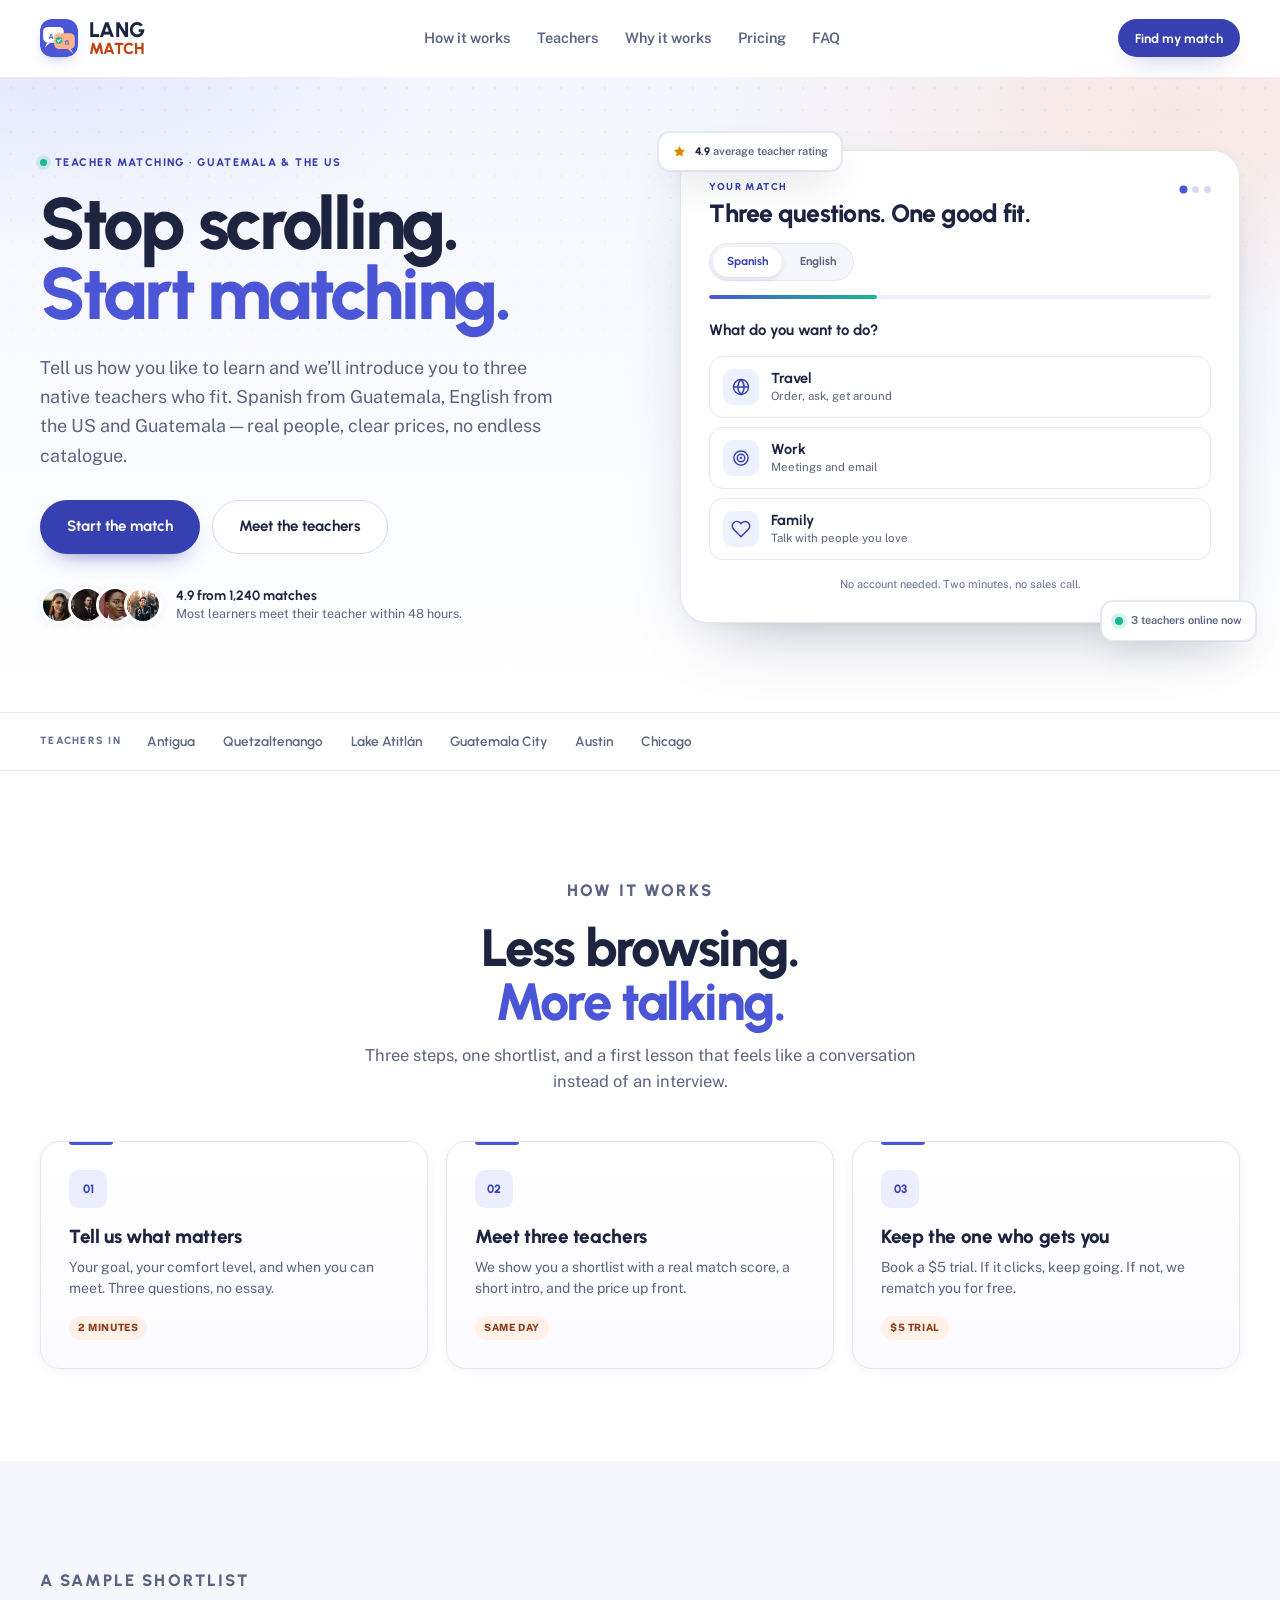
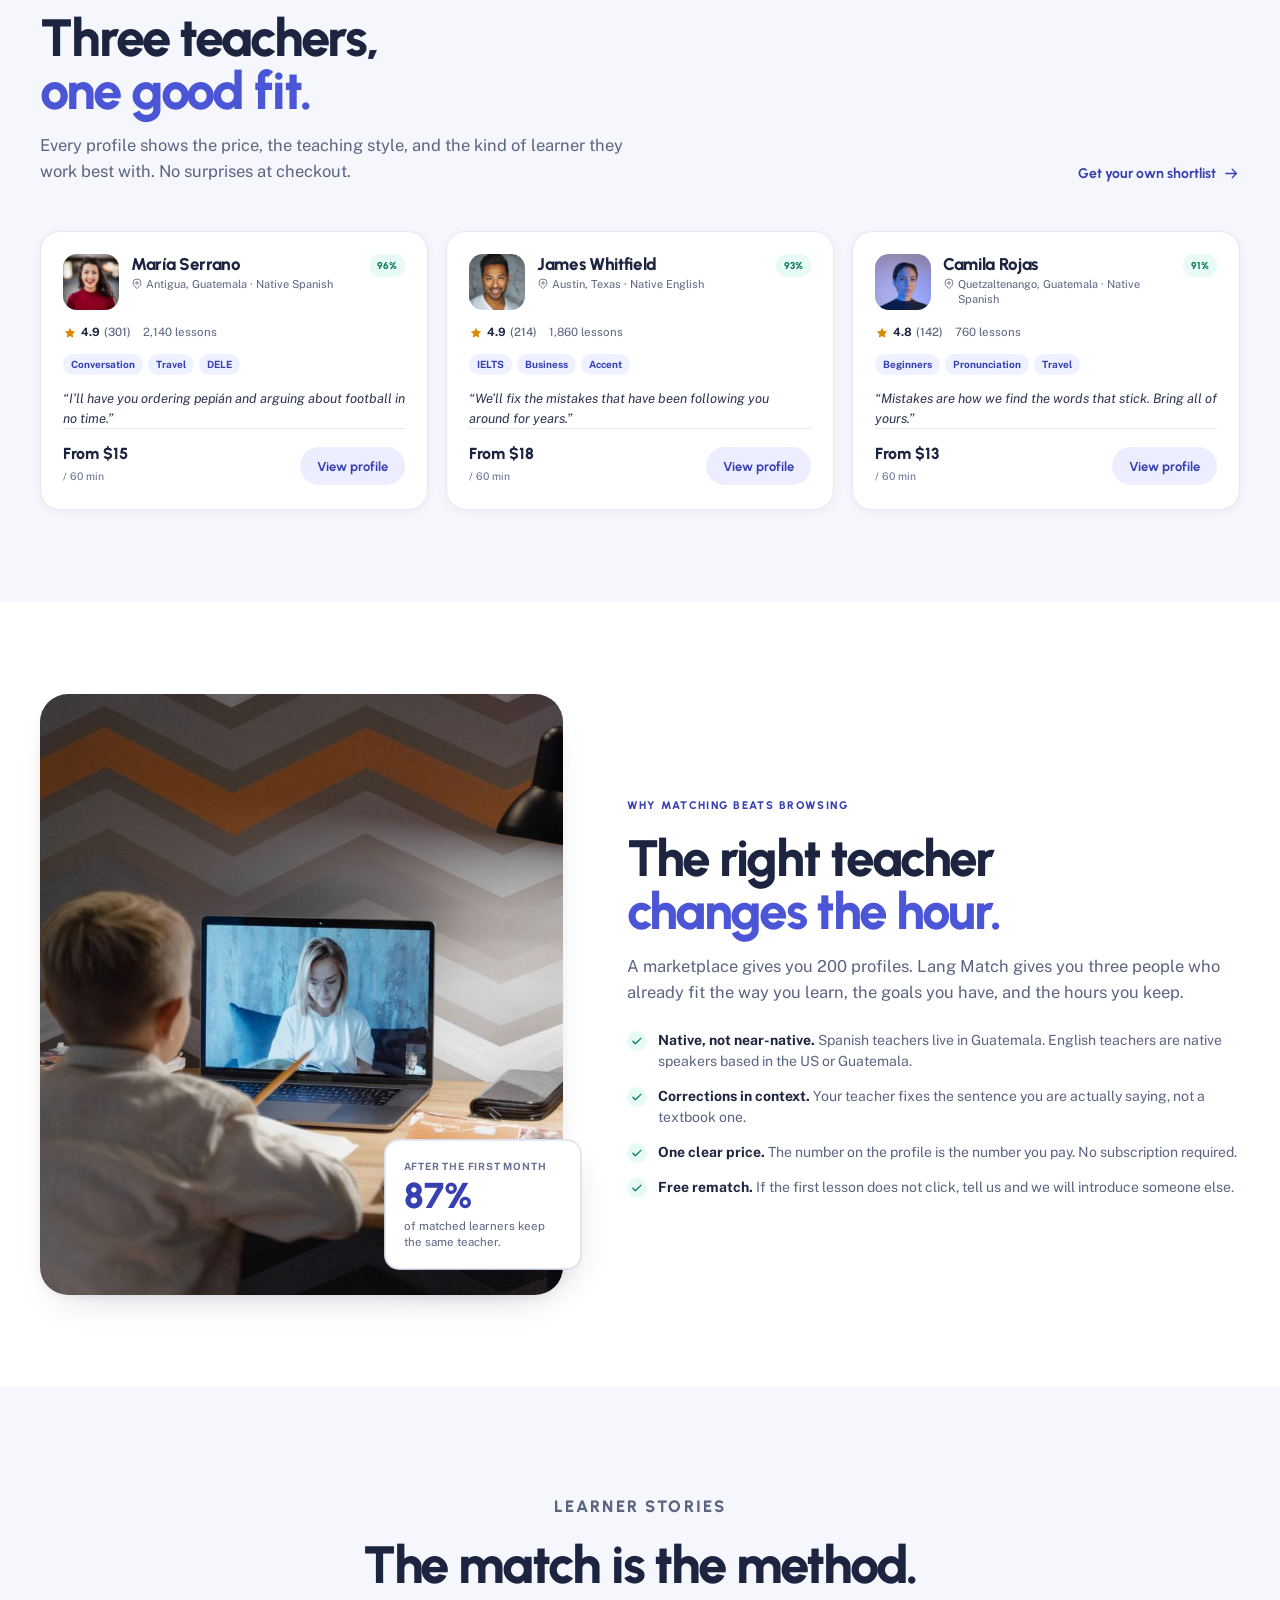
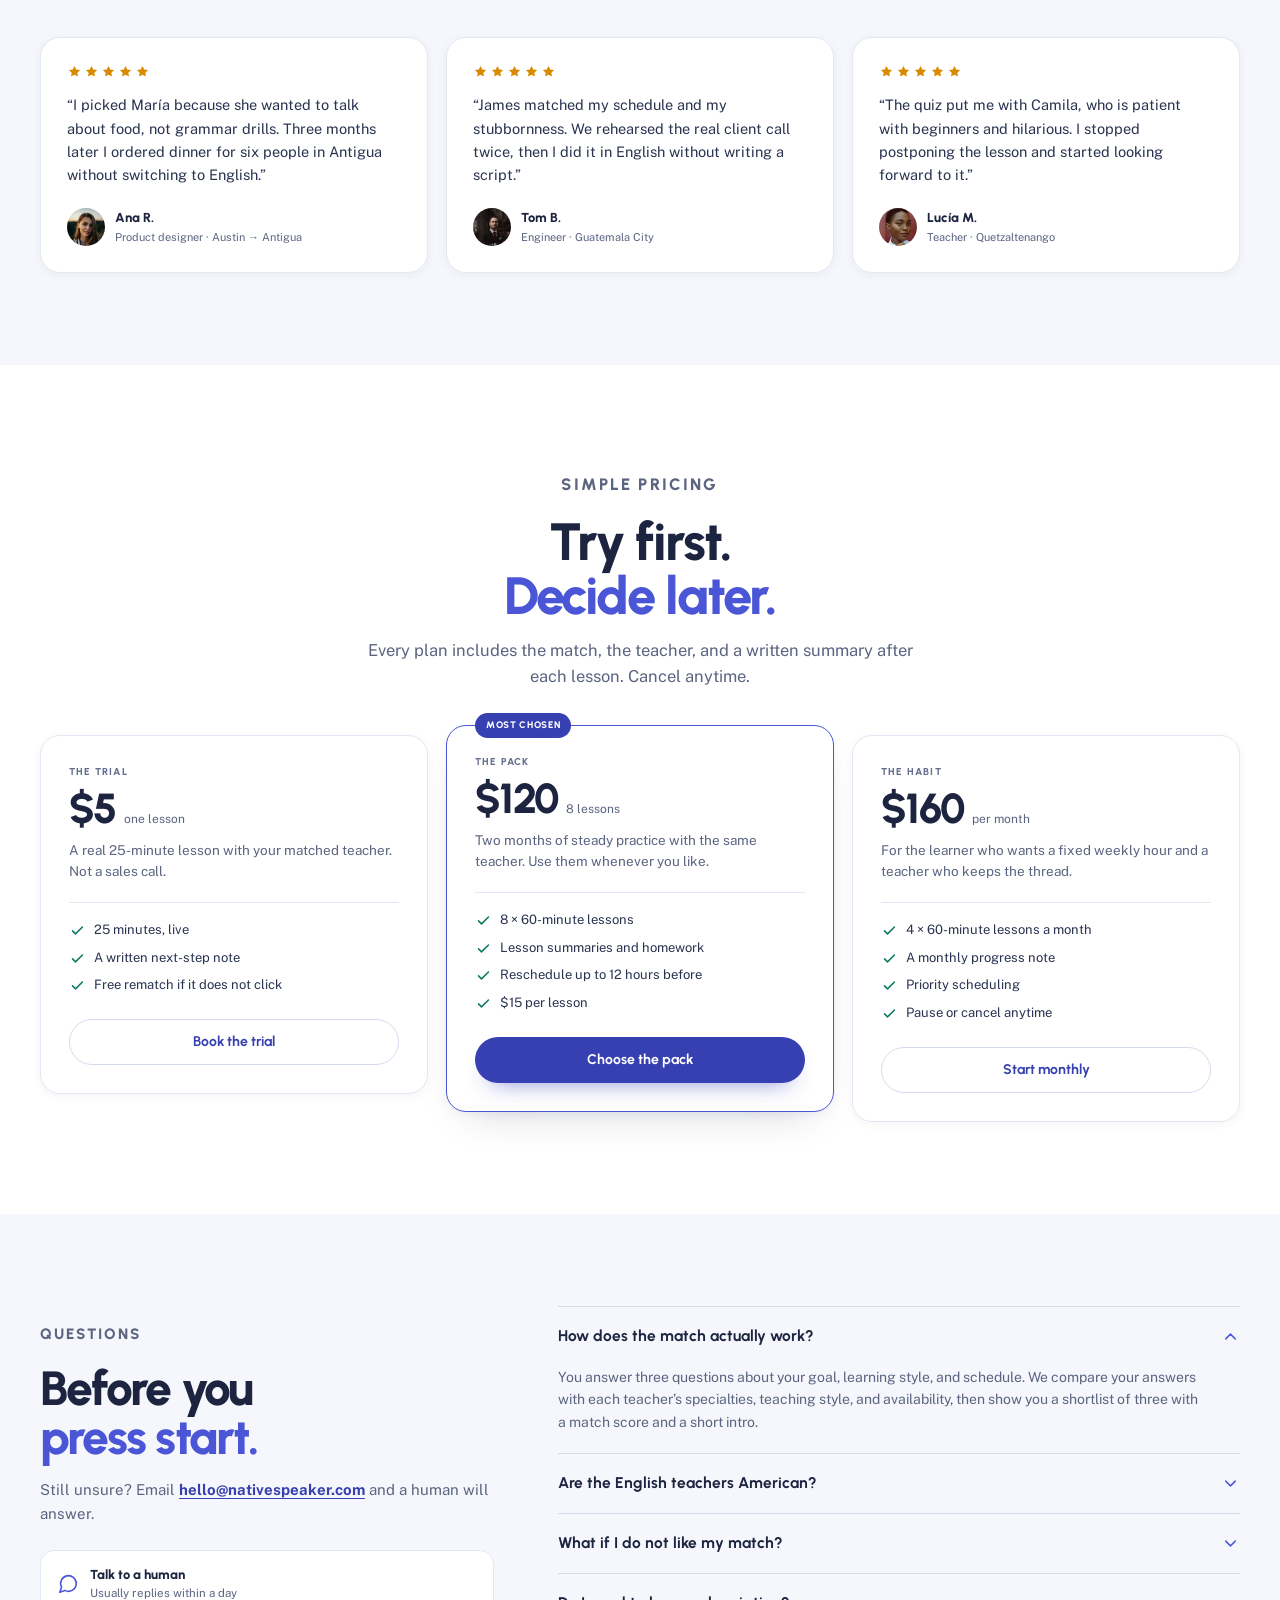
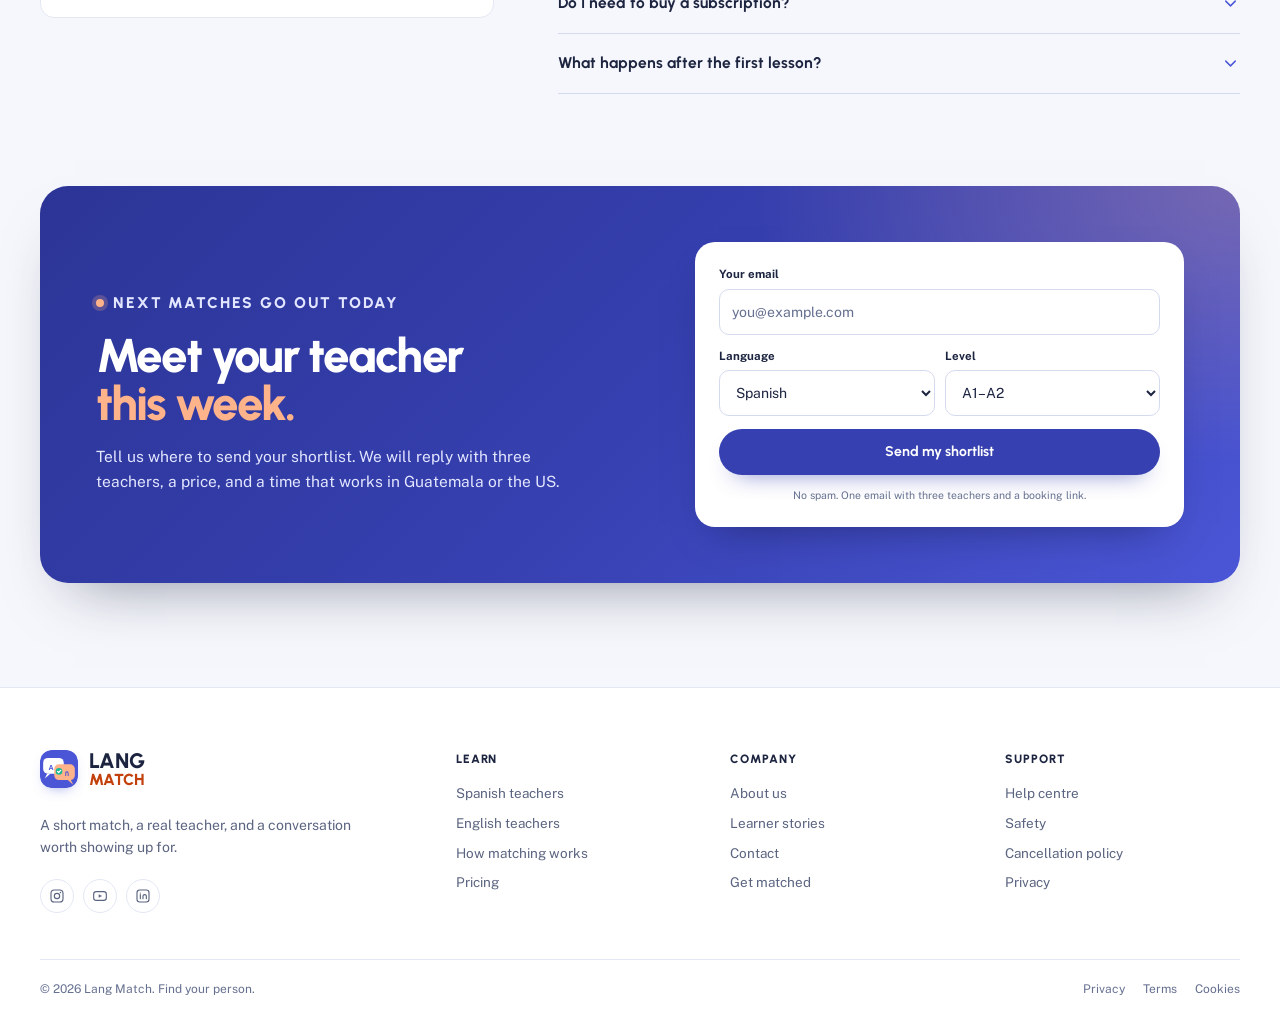
<file: lang-match/index.html>
<!DOCTYPE html>
<html lang="en">
<head>
  <meta charset="utf-8">
  <meta name="viewport" content="width=device-width, initial-scale=1">
  <title>Lang Match — Find the teacher who fits</title>
  <meta name="description" content="A short matching quiz that introduces you to native Spanish and English teachers in Guatemala and the US. Real lessons, clear prices, and a teacher who remembers your goals.">
  <meta name="theme-color" content="#F6F7FC">
  <meta property="og:title" content="Lang Match — Stop scrolling. Start matching.">
  <meta property="og:description" content="Tell us how you like to learn and meet three native teachers who fit. Spanish from Guatemala, English from the US and Guatemala.">
  <meta property="og:type" content="website">
  <link rel="icon" href="../assets/logos/match.svg" type="image/svg+xml">
  <link rel="preconnect" href="https://fonts.googleapis.com">
  <link rel="preconnect" href="https://fonts.gstatic.com" crossorigin>
  <link href="https://fonts.googleapis.com/css2?family=Urbanist:ital,wght@0,400..800;1,400..700&family=Public+Sans:ital,wght@0,300..700;1,400..600&display=swap" rel="stylesheet">
  <link rel="stylesheet" href="styles.css">
</head>
<body>
  <a class="skip-link" href="#main">Skip to content</a>

  <svg class="svg-sprite" xmlns="http://www.w3.org/2000/svg" aria-hidden="true">
    <symbol id="i-menu" viewBox="0 0 24 24"><path d="M4 7h16M4 12h16M4 17h16" fill="none" stroke="currentColor" stroke-width="1.8" stroke-linecap="round"/></symbol>
    <symbol id="i-close" viewBox="0 0 24 24"><path d="m6 6 12 12M18 6 6 18" fill="none" stroke="currentColor" stroke-width="1.8" stroke-linecap="round"/></symbol>
    <symbol id="i-arrow" viewBox="0 0 24 24"><path d="M4 12h15m-6-6 6 6-6 6" fill="none" stroke="currentColor" stroke-width="1.8" stroke-linecap="round" stroke-linejoin="round"/></symbol>
    <symbol id="i-check" viewBox="0 0 24 24"><path d="m5 12.5 4.2 4.2L19 7" fill="none" stroke="currentColor" stroke-width="2.2" stroke-linecap="round" stroke-linejoin="round"/></symbol>
    <symbol id="i-chevron" viewBox="0 0 24 24"><path d="m6 9 6 6 6-6" fill="none" stroke="currentColor" stroke-width="1.8" stroke-linecap="round" stroke-linejoin="round"/></symbol>
    <symbol id="i-star" viewBox="0 0 24 24"><path d="m12 3 2.78 5.63 6.22.9-4.5 4.39 1.06 6.2L12 17.2l-5.56 2.92 1.06-6.2L3 9.53l6.22-.9L12 3Z" fill="currentColor"/></symbol>
    <symbol id="i-pin" viewBox="0 0 24 24"><path d="M20 10c0 5-8 11-8 11S4 15 4 10a8 8 0 1 1 16 0Z" fill="none" stroke="currentColor" stroke-width="1.7" stroke-linejoin="round"/><circle cx="12" cy="10" r="2.5" fill="none" stroke="currentColor" stroke-width="1.7"/></symbol>
    <symbol id="i-clock" viewBox="0 0 24 24"><circle cx="12" cy="12" r="9" fill="none" stroke="currentColor" stroke-width="1.7"/><path d="M12 7v5l3 2" fill="none" stroke="currentColor" stroke-width="1.7" stroke-linecap="round"/></symbol>
    <symbol id="i-calendar" viewBox="0 0 24 24"><rect x="3" y="5" width="18" height="16" rx="3" fill="none" stroke="currentColor" stroke-width="1.7"/><path d="M8 3v4M16 3v4M3 10h18" fill="none" stroke="currentColor" stroke-width="1.7" stroke-linecap="round"/></symbol>
    <symbol id="i-video" viewBox="0 0 24 24"><rect x="3" y="6" width="13" height="12" rx="3" fill="none" stroke="currentColor" stroke-width="1.7"/><path d="m16 10 5-3v10l-5-3" fill="none" stroke="currentColor" stroke-width="1.7" stroke-linejoin="round"/></symbol>
    <symbol id="i-globe" viewBox="0 0 24 24"><circle cx="12" cy="12" r="9" fill="none" stroke="currentColor" stroke-width="1.7"/><path d="M3 12h18M12 3c2.5 2.6 3.8 5.6 3.8 9s-1.3 6.4-3.8 9c-2.5-2.6-3.8-5.6-3.8-9S9.5 5.6 12 3Z" fill="none" stroke="currentColor" stroke-width="1.7"/></symbol>
    <symbol id="i-spark" viewBox="0 0 24 24"><path d="M12 3v4M12 17v4M3 12h4M17 12h4M6 6l2.8 2.8M15.2 15.2 18 18M18 6l-2.8 2.8M8.8 15.2 6 18" fill="none" stroke="currentColor" stroke-width="1.8" stroke-linecap="round"/></symbol>
    <symbol id="i-target" viewBox="0 0 24 24"><circle cx="12" cy="12" r="8.5" fill="none" stroke="currentColor" stroke-width="1.7"/><circle cx="12" cy="12" r="4.5" fill="none" stroke="currentColor" stroke-width="1.7"/><circle cx="12" cy="12" r="1.4" fill="currentColor"/></symbol>
    <symbol id="i-heart" viewBox="0 0 24 24"><path d="M20.84 4.61a5.5 5.5 0 0 0-7.78 0L12 5.67l-1.06-1.06a5.5 5.5 0 0 0-7.78 7.78l1.06 1.06L12 21.23l7.78-7.78 1.06-1.06a5.5 5.5 0 0 0 0-7.78Z" fill="none" stroke="currentColor" stroke-width="1.8" stroke-linejoin="round"/></symbol>
    <symbol id="i-play" viewBox="0 0 24 24"><path d="M9 6.2v11.6a1 1 0 0 0 1.52.85l9.1-5.8a1 1 0 0 0 0-1.7l-9.1-5.8A1 1 0 0 0 9 6.2Z" fill="currentColor"/></symbol>
    <symbol id="i-message" viewBox="0 0 24 24"><path d="M21 11.5a8.5 8.5 0 0 1-12.4 7.5L3 21l2-5.6A8.5 8.5 0 1 1 21 11.5Z" fill="none" stroke="currentColor" stroke-width="1.7" stroke-linejoin="round"/></symbol>
    <symbol id="i-instagram" viewBox="0 0 24 24"><rect x="3" y="3" width="18" height="18" rx="5" fill="none" stroke="currentColor" stroke-width="1.7"/><circle cx="12" cy="12" r="4" fill="none" stroke="currentColor" stroke-width="1.7"/><circle cx="17.2" cy="6.8" r="1.2" fill="currentColor"/></symbol>
    <symbol id="i-youtube" viewBox="0 0 24 24"><rect x="2.5" y="5.5" width="19" height="13" rx="4" fill="none" stroke="currentColor" stroke-width="1.7"/><path d="m10 9.5 5 2.5-5 2.5v-5Z" fill="currentColor"/></symbol>
    <symbol id="i-linkedin" viewBox="0 0 24 24"><rect x="3" y="3" width="18" height="18" rx="4" fill="none" stroke="currentColor" stroke-width="1.7"/><path d="M8 10v6M8 7.5v.1M12 16v-3.5a2.5 2.5 0 0 1 5 0V16" fill="none" stroke="currentColor" stroke-width="1.7" stroke-linecap="round"/></symbol>
  </svg>

  <header class="site-header" id="site-header">
    <div class="container nav-shell">
      <a class="brand" href="#top" aria-label="Lang Match home">
        <img class="brand-mark" src="../assets/logos/match.svg" alt="" width="40" height="40">
        <span class="brand-name" aria-hidden="true">
          <span class="brand-line brand-line--top">LANG</span>
          <span class="brand-line brand-line--bottom">MATCH</span>
        </span>
      </a>

      <nav class="nav-links" id="primary-nav" aria-label="Main navigation">
        <a href="#how">How it works</a>
        <a href="#teachers">Teachers</a>
        <a href="#why">Why it works</a>
        <a href="#pricing">Pricing</a>
        <a href="#faq">FAQ</a>
        <a class="btn btn-primary nav-mobile-cta" href="#match">Find my match</a>
      </nav>

      <div class="nav-actions">
        <a class="btn btn-primary btn-sm nav-cta" href="#match">Find my match</a>
        <button class="nav-toggle" type="button" aria-expanded="false" aria-controls="primary-nav" aria-label="Open menu">
          <svg class="icon icon-menu" aria-hidden="true"><use href="#i-menu"></use></svg>
          <svg class="icon icon-close" aria-hidden="true"><use href="#i-close"></use></svg>
        </button>
      </div>
    </div>
  </header>

  <main id="main">
    <section class="hero" id="top">
      <div class="container hero-grid">
        <div class="hero-copy">
          <p class="eyebrow"><span class="eyebrow-dot" aria-hidden="true"></span> Teacher matching · Guatemala &amp; the US</p>
          <h1>Stop scrolling.<br><em>Start matching.</em></h1>
          <p class="hero-lede">Tell us how you like to learn and we’ll introduce you to three native teachers who fit. Spanish from Guatemala, English from the US and Guatemala — real people, clear prices, no endless catalogue.</p>
          <div class="hero-actions">
            <a class="btn btn-primary btn-lg" href="#match">Start the match</a>
            <a class="btn btn-ghost btn-lg" href="#teachers">Meet the teachers</a>
          </div>
          <div class="hero-proof">
            <div class="avatar-stack" aria-hidden="true">
              <img src="../assets/img/learner-ana.jpg" alt="">
              <img src="../assets/img/learner-tom.jpg" alt="">
              <img src="../assets/img/learner-lucia.jpg" alt="">
              <img src="../assets/img/learner-max.jpg" alt="">
            </div>
            <div>
              <p><strong>4.9 from 1,240 matches</strong></p>
              <p>Most learners meet their teacher within 48 hours.</p>
            </div>
          </div>
        </div>

        <div class="match-shell" id="match">
          <div class="match-card" aria-labelledby="match-title">
            <div class="match-top">
              <div>
                <p class="match-kicker">Your match</p>
                <h2 id="match-title">Three questions. One good fit.</h2>
              </div>
              <div class="match-dots" aria-hidden="true">
                <span class="is-on"></span><span></span><span></span>
              </div>
            </div>

            <div class="match-lang" role="group" aria-label="Which language do you want to learn?">
              <button class="lang-pill is-active" type="button" data-lang="spanish" aria-pressed="true">Spanish</button>
              <button class="lang-pill" type="button" data-lang="english" aria-pressed="false">English</button>
            </div>

            <div class="match-progress" aria-hidden="true"><span id="match-bar"></span></div>

            <div class="match-step is-active" data-step="1" role="group" aria-labelledby="q1">
              <p class="match-question" id="q1">What do you want to do?</p>
              <div class="choice-grid">
                <button class="choice" type="button" data-key="goal" data-value="Travel" aria-pressed="false">
                  <span class="choice-icon"><svg class="icon" aria-hidden="true"><use href="#i-globe"></use></svg></span>
                  <span><strong>Travel</strong><small>Order, ask, get around</small></span>
                </button>
                <button class="choice" type="button" data-key="goal" data-value="Work" aria-pressed="false">
                  <span class="choice-icon"><svg class="icon" aria-hidden="true"><use href="#i-target"></use></svg></span>
                  <span><strong>Work</strong><small>Meetings and email</small></span>
                </button>
                <button class="choice" type="button" data-key="goal" data-value="Family" aria-pressed="false">
                  <span class="choice-icon"><svg class="icon" aria-hidden="true"><use href="#i-heart"></use></svg></span>
                  <span><strong>Family</strong><small>Talk with people you love</small></span>
                </button>
              </div>
            </div>

            <div class="match-step" data-step="2" role="group" aria-labelledby="q2" hidden>
              <p class="match-question" id="q2">How do you like to learn?</p>
              <div class="choice-grid">
                <button class="choice" type="button" data-key="style" data-value="Structure" aria-pressed="false">
                  <span class="choice-icon"><svg class="icon" aria-hidden="true"><use href="#i-check"></use></svg></span>
                  <span><strong>Structure</strong><small>A clear plan each week</small></span>
                </button>
                <button class="choice" type="button" data-key="style" data-value="Conversation" aria-pressed="false">
                  <span class="choice-icon"><svg class="icon" aria-hidden="true"><use href="#i-message"></use></svg></span>
                  <span><strong>Conversation</strong><small>Talk first, fix later</small></span>
                </button>
                <button class="choice" type="button" data-key="style" data-value="A mix" aria-pressed="false">
                  <span class="choice-icon"><svg class="icon" aria-hidden="true"><use href="#i-spark"></use></svg></span>
                  <span><strong>A mix</strong><small>Both, depending on the day</small></span>
                </button>
              </div>
            </div>

            <div class="match-step" data-step="3" role="group" aria-labelledby="q3" hidden>
              <p class="match-question" id="q3">When can you meet?</p>
              <div class="choice-grid">
                <button class="choice" type="button" data-key="time" data-value="Mornings" aria-pressed="false">
                  <span class="choice-icon"><svg class="icon" aria-hidden="true"><use href="#i-clock"></use></svg></span>
                  <span><strong>Mornings</strong><small>Before 11:00 CT</small></span>
                </button>
                <button class="choice" type="button" data-key="time" data-value="Evenings" aria-pressed="false">
                  <span class="choice-icon"><svg class="icon" aria-hidden="true"><use href="#i-clock"></use></svg></span>
                  <span><strong>Evenings</strong><small>After 18:00 CT</small></span>
                </button>
                <button class="choice" type="button" data-key="time" data-value="Weekends" aria-pressed="false">
                  <span class="choice-icon"><svg class="icon" aria-hidden="true"><use href="#i-calendar"></use></svg></span>
                  <span><strong>Weekends</strong><small>Saturday or Sunday</small></span>
                </button>
              </div>
            </div>

            <div class="match-result" id="match-result" aria-live="polite" hidden>
              <div class="result-head">
                <span class="result-badge"><svg class="icon" aria-hidden="true"><use href="#i-spark"></use></svg> <span id="result-score">94%</span> match</span>
                <span class="result-note">Based on your answers</span>
              </div>
              <div class="result-person">
                <img id="result-photo" src="../assets/img/hero-maria.jpg" alt="Portrait of your matched teacher">
                <div>
                  <h3 id="result-name">María Serrano</h3>
                  <p id="result-meta"><svg class="icon" aria-hidden="true"><use href="#i-pin"></use></svg> Antigua, Guatemala · Native Spanish</p>
                  <p class="result-quote" id="result-quote">“We’ll build the Spanish you actually need, one real conversation at a time.”</p>
                </div>
              </div>
              <div class="result-tags" id="result-tags"><span>Travel</span><span>Conversation</span><span>Mornings</span></div>
              <div class="result-actions">
                <a class="btn btn-primary" href="#pricing">Book a $5 trial</a>
                <button class="btn btn-quiet" type="button" id="match-restart">Try different answers</button>
              </div>
            </div>

            <p class="match-foot">No account needed. Two minutes, no sales call.</p>
          </div>

          <div class="match-float match-float--one" aria-hidden="true">
            <svg class="icon"><use href="#i-star"></use></svg>
            <span><strong>4.9</strong> average teacher rating</span>
          </div>
          <div class="match-float match-float--two" aria-hidden="true">
            <span class="pulse-dot"></span>
            <span>3 teachers online now</span>
          </div>
        </div>
      </div>
    </section>

    <section class="proof-strip" aria-label="Where our teachers are based">
      <div class="container proof-inner">
        <p>Teachers in</p>
        <ul>
          <li>Antigua</li>
          <li>Quetzaltenango</li>
          <li>Lake Atitlán</li>
          <li>Guatemala City</li>
          <li>Austin</li>
          <li>Chicago</li>
        </ul>
      </div>
    </section>

    <section class="section how" id="how" aria-labelledby="how-title">
      <div class="container">
        <div class="section-head section-head--center">
          <p class="eyebrow">How it works</p>
          <h2 id="how-title">Less browsing.<br><em>More talking.</em></h2>
          <p>Three steps, one shortlist, and a first lesson that feels like a conversation instead of an interview.</p>
        </div>

        <div class="step-grid">
          <article class="step-card">
            <span class="step-num">01</span>
            <h3>Tell us what matters</h3>
            <p>Your goal, your comfort level, and when you can meet. Three questions, no essay.</p>
            <span class="step-tag">2 minutes</span>
          </article>
          <article class="step-card">
            <span class="step-num">02</span>
            <h3>Meet three teachers</h3>
            <p>We show you a shortlist with a real match score, a short intro, and the price up front.</p>
            <span class="step-tag">Same day</span>
          </article>
          <article class="step-card">
            <span class="step-num">03</span>
            <h3>Keep the one who gets you</h3>
            <p>Book a $5 trial. If it clicks, keep going. If not, we rematch you for free.</p>
            <span class="step-tag">$5 trial</span>
          </article>
        </div>
      </div>
    </section>

    <section class="section teachers" id="teachers" aria-labelledby="teachers-title">
      <div class="container">
        <div class="section-head section-head--split">
          <div>
            <p class="eyebrow">A sample shortlist</p>
            <h2 id="teachers-title">Three teachers,<br><em>one good fit.</em></h2>
            <p>Every profile shows the price, the teaching style, and the kind of learner they work best with. No surprises at checkout.</p>
          </div>
          <a class="text-link" href="#match">Get your own shortlist <svg class="icon" aria-hidden="true"><use href="#i-arrow"></use></svg></a>
        </div>

        <div class="teacher-grid">
          <article class="teacher-card">
            <div class="teacher-top">
              <img class="teacher-photo" src="../assets/img/hero-maria.jpg" alt="Portrait of María Serrano" loading="lazy">
              <div class="teacher-id">
                <h3>María Serrano</h3>
                <p><svg class="icon" aria-hidden="true"><use href="#i-pin"></use></svg> Antigua, Guatemala · Native Spanish</p>
              </div>
              <span class="match-badge">96%</span>
            </div>
            <div class="teacher-meta">
              <span class="rating"><svg class="icon star" aria-hidden="true"><use href="#i-star"></use></svg> 4.9 <span>(301)</span></span>
              <span>2,140 lessons</span>
            </div>
            <div class="tags"><span>Conversation</span><span>Travel</span><span>DELE</span></div>
            <p class="teacher-quote">“I’ll have you ordering pepián and arguing about football in no time.”</p>
            <div class="teacher-foot">
              <div class="price"><strong>From $15</strong><span>/ 60 min</span></div>
              <a class="btn btn-soft btn-sm" href="#pricing">View profile</a>
            </div>
          </article>

          <article class="teacher-card">
            <div class="teacher-top">
              <img class="teacher-photo" src="../assets/img/teacher-james.jpg" alt="Portrait of James Whitfield" loading="lazy">
              <div class="teacher-id">
                <h3>James Whitfield</h3>
                <p><svg class="icon" aria-hidden="true"><use href="#i-pin"></use></svg> Austin, Texas · Native English</p>
              </div>
              <span class="match-badge">93%</span>
            </div>
            <div class="teacher-meta">
              <span class="rating"><svg class="icon star" aria-hidden="true"><use href="#i-star"></use></svg> 4.9 <span>(214)</span></span>
              <span>1,860 lessons</span>
            </div>
            <div class="tags"><span>IELTS</span><span>Business</span><span>Accent</span></div>
            <p class="teacher-quote">“We’ll fix the mistakes that have been following you around for years.”</p>
            <div class="teacher-foot">
              <div class="price"><strong>From $18</strong><span>/ 60 min</span></div>
              <a class="btn btn-soft btn-sm" href="#pricing">View profile</a>
            </div>
          </article>

          <article class="teacher-card">
            <div class="teacher-top">
              <img class="teacher-photo" src="../assets/img/teacher-camila.jpg" alt="Portrait of Camila Rojas" loading="lazy">
              <div class="teacher-id">
                <h3>Camila Rojas</h3>
                <p><svg class="icon" aria-hidden="true"><use href="#i-pin"></use></svg> Quetzaltenango, Guatemala · Native Spanish</p>
              </div>
              <span class="match-badge">91%</span>
            </div>
            <div class="teacher-meta">
              <span class="rating"><svg class="icon star" aria-hidden="true"><use href="#i-star"></use></svg> 4.8 <span>(142)</span></span>
              <span>760 lessons</span>
            </div>
            <div class="tags"><span>Beginners</span><span>Pronunciation</span><span>Travel</span></div>
            <p class="teacher-quote">“Mistakes are how we find the words that stick. Bring all of yours.”</p>
            <div class="teacher-foot">
              <div class="price"><strong>From $13</strong><span>/ 60 min</span></div>
              <a class="btn btn-soft btn-sm" href="#pricing">View profile</a>
            </div>
          </article>
        </div>
      </div>
    </section>

    <section class="section why" id="why" aria-labelledby="why-title">
      <div class="container why-grid">
        <div class="why-media">
          <img src="../assets/img/academy/hero-class.jpg" alt="A small group talking together during a live online class" loading="lazy">
          <div class="why-card">
            <span class="why-card-label">After the first month</span>
            <strong>87%</strong>
            <p>of matched learners keep the same teacher.</p>
          </div>
        </div>
        <div class="why-copy">
          <p class="eyebrow">Why matching beats browsing</p>
          <h2 id="why-title">The right teacher<br><em>changes the hour.</em></h2>
          <p class="why-lede">A marketplace gives you 200 profiles. Lang Match gives you three people who already fit the way you learn, the goals you have, and the hours you keep.</p>
          <ul class="check-list">
            <li><svg class="icon" aria-hidden="true"><use href="#i-check"></use></svg><span><strong>Native, not near-native.</strong> Spanish teachers live in Guatemala. English teachers are native speakers based in the US or Guatemala.</span></li>
            <li><svg class="icon" aria-hidden="true"><use href="#i-check"></use></svg><span><strong>Corrections in context.</strong> Your teacher fixes the sentence you are actually saying, not a textbook one.</span></li>
            <li><svg class="icon" aria-hidden="true"><use href="#i-check"></use></svg><span><strong>One clear price.</strong> The number on the profile is the number you pay. No subscription required.</span></li>
            <li><svg class="icon" aria-hidden="true"><use href="#i-check"></use></svg><span><strong>Free rematch.</strong> If the first lesson does not click, tell us and we will introduce someone else.</span></li>
          </ul>
        </div>
      </div>
    </section>

    <section class="section stories" id="stories" aria-labelledby="stories-title">
      <div class="container">
        <div class="section-head section-head--center">
          <p class="eyebrow">Learner stories</p>
          <h2 id="stories-title">The match is the method.</h2>
        </div>
        <div class="story-grid">
          <article class="story-card">
            <div class="story-stars" role="img" aria-label="5 out of 5 stars"><svg class="icon" aria-hidden="true"><use href="#i-star"></use></svg><svg class="icon" aria-hidden="true"><use href="#i-star"></use></svg><svg class="icon" aria-hidden="true"><use href="#i-star"></use></svg><svg class="icon" aria-hidden="true"><use href="#i-star"></use></svg><svg class="icon" aria-hidden="true"><use href="#i-star"></use></svg></div>
            <blockquote>“I picked María because she wanted to talk about food, not grammar drills. Three months later I ordered dinner for six people in Antigua without switching to English.”</blockquote>
            <div class="story-person">
              <img src="../assets/img/learner-ana.jpg" alt="" loading="lazy">
              <div><strong>Ana R.</strong><span>Product designer · Austin → Antigua</span></div>
            </div>
          </article>
          <article class="story-card">
            <div class="story-stars" role="img" aria-label="5 out of 5 stars"><svg class="icon" aria-hidden="true"><use href="#i-star"></use></svg><svg class="icon" aria-hidden="true"><use href="#i-star"></use></svg><svg class="icon" aria-hidden="true"><use href="#i-star"></use></svg><svg class="icon" aria-hidden="true"><use href="#i-star"></use></svg><svg class="icon" aria-hidden="true"><use href="#i-star"></use></svg></div>
            <blockquote>“James matched my schedule and my stubbornness. We rehearsed the real client call twice, then I did it in English without writing a script.”</blockquote>
            <div class="story-person">
              <img src="../assets/img/learner-tom.jpg" alt="" loading="lazy">
              <div><strong>Tom B.</strong><span>Engineer · Guatemala City</span></div>
            </div>
          </article>
          <article class="story-card">
            <div class="story-stars" role="img" aria-label="5 out of 5 stars"><svg class="icon" aria-hidden="true"><use href="#i-star"></use></svg><svg class="icon" aria-hidden="true"><use href="#i-star"></use></svg><svg class="icon" aria-hidden="true"><use href="#i-star"></use></svg><svg class="icon" aria-hidden="true"><use href="#i-star"></use></svg><svg class="icon" aria-hidden="true"><use href="#i-star"></use></svg></div>
            <blockquote>“The quiz put me with Camila, who is patient with beginners and hilarious. I stopped postponing the lesson and started looking forward to it.”</blockquote>
            <div class="story-person">
              <img src="../assets/img/learner-lucia.jpg" alt="" loading="lazy">
              <div><strong>Lucía M.</strong><span>Teacher · Quetzaltenango</span></div>
            </div>
          </article>
        </div>
      </div>
    </section>

    <section class="section pricing" id="pricing" aria-labelledby="pricing-title">
      <div class="container">
        <div class="section-head section-head--center">
          <p class="eyebrow">Simple pricing</p>
          <h2 id="pricing-title">Try first.<br><em>Decide later.</em></h2>
          <p>Every plan includes the match, the teacher, and a written summary after each lesson. Cancel anytime.</p>
        </div>

        <div class="price-grid">
          <article class="price-card">
            <p class="price-kicker">The trial</p>
            <p class="price-amount"><strong>$5</strong><span>one lesson</span></p>
            <p class="price-desc">A real 25-minute lesson with your matched teacher. Not a sales call.</p>
            <ul>
              <li><svg class="icon" aria-hidden="true"><use href="#i-check"></use></svg> 25 minutes, live</li>
              <li><svg class="icon" aria-hidden="true"><use href="#i-check"></use></svg> A written next-step note</li>
              <li><svg class="icon" aria-hidden="true"><use href="#i-check"></use></svg> Free rematch if it does not click</li>
            </ul>
            <a class="btn btn-quiet btn-block" href="#join">Book the trial</a>
          </article>

          <article class="price-card price-card--featured">
            <span class="price-flag">Most chosen</span>
            <p class="price-kicker">The pack</p>
            <p class="price-amount"><strong>$120</strong><span>8 lessons</span></p>
            <p class="price-desc">Two months of steady practice with the same teacher. Use them whenever you like.</p>
            <ul>
              <li><svg class="icon" aria-hidden="true"><use href="#i-check"></use></svg> 8 × 60-minute lessons</li>
              <li><svg class="icon" aria-hidden="true"><use href="#i-check"></use></svg> Lesson summaries and homework</li>
              <li><svg class="icon" aria-hidden="true"><use href="#i-check"></use></svg> Reschedule up to 12 hours before</li>
              <li><svg class="icon" aria-hidden="true"><use href="#i-check"></use></svg> $15 per lesson</li>
            </ul>
            <a class="btn btn-primary btn-block" href="#join">Choose the pack</a>
          </article>

          <article class="price-card">
            <p class="price-kicker">The habit</p>
            <p class="price-amount"><strong>$160</strong><span>per month</span></p>
            <p class="price-desc">For the learner who wants a fixed weekly hour and a teacher who keeps the thread.</p>
            <ul>
              <li><svg class="icon" aria-hidden="true"><use href="#i-check"></use></svg> 4 × 60-minute lessons a month</li>
              <li><svg class="icon" aria-hidden="true"><use href="#i-check"></use></svg> A monthly progress note</li>
              <li><svg class="icon" aria-hidden="true"><use href="#i-check"></use></svg> Priority scheduling</li>
              <li><svg class="icon" aria-hidden="true"><use href="#i-check"></use></svg> Pause or cancel anytime</li>
            </ul>
            <a class="btn btn-quiet btn-block" href="#join">Start monthly</a>
          </article>
        </div>
      </div>
    </section>

    <section class="section faq" id="faq" aria-labelledby="faq-title">
      <div class="container faq-grid">
        <div class="faq-copy">
          <p class="eyebrow">Questions</p>
          <h2 id="faq-title">Before you<br><em>press start.</em></h2>
          <p>Still unsure? Email <a href="mailto:hello@nativespeaker.com">hello@nativespeaker.com</a> and a human will answer.</p>
          <div class="contact-card">
            <svg class="icon" aria-hidden="true"><use href="#i-message"></use></svg>
            <span><strong>Talk to a human</strong><span>Usually replies within a day</span></span>
          </div>
        </div>

        <div class="faq-list">
          <div class="faq-item is-open">
            <h3><button class="faq-question" type="button" aria-expanded="true" aria-controls="match-faq-1">How does the match actually work?<svg class="icon" aria-hidden="true"><use href="#i-chevron"></use></svg></button></h3>
            <div class="faq-panel" id="match-faq-1" aria-hidden="false"><div><p>You answer three questions about your goal, learning style, and schedule. We compare your answers with each teacher’s specialties, teaching style, and availability, then show you a shortlist of three with a match score and a short intro.</p></div></div>
          </div>
          <div class="faq-item">
            <h3><button class="faq-question" type="button" aria-expanded="false" aria-controls="match-faq-2">Are the English teachers American?<svg class="icon" aria-hidden="true"><use href="#i-chevron"></use></svg></button></h3>
            <div class="faq-panel" id="match-faq-2" aria-hidden="true" inert><div><p>Our English teachers are native English speakers based in the United States or Guatemala. Spanish teachers are native speakers who live in Guatemala. Every teacher is interviewed and background-checked.</p></div></div>
          </div>
          <div class="faq-item">
            <h3><button class="faq-question" type="button" aria-expanded="false" aria-controls="match-faq-3">What if I do not like my match?<svg class="icon" aria-hidden="true"><use href="#i-chevron"></use></svg></button></h3>
            <div class="faq-panel" id="match-faq-3" aria-hidden="true" inert><div><p>Tell us after the trial and we will rematch you for free. The $5 trial is a real lesson, so you will still leave with something useful even if the teacher is not the right long-term fit.</p></div></div>
          </div>
          <div class="faq-item">
            <h3><button class="faq-question" type="button" aria-expanded="false" aria-controls="match-faq-4">Do I need to buy a subscription?<svg class="icon" aria-hidden="true"><use href="#i-chevron"></use></svg></button></h3>
            <div class="faq-panel" id="match-faq-4" aria-hidden="true" inert><div><p>No. The trial is a one-off $5 lesson, and the 8-lesson pack has no expiry date. The monthly plan is there if you want a fixed weekly hour, but you can pause or cancel it anytime.</p></div></div>
          </div>
          <div class="faq-item">
            <h3><button class="faq-question" type="button" aria-expanded="false" aria-controls="match-faq-5">What happens after the first lesson?<svg class="icon" aria-hidden="true"><use href="#i-chevron"></use></svg></button></h3>
            <div class="faq-panel" id="match-faq-5" aria-hidden="true" inert><div><p>Your teacher sends a short note with what you did well, the two things to practise, and a suggested next step. If you want to continue, you book the next lesson directly from that note.</p></div></div>
          </div>
        </div>
      </div>
    </section>

    <section class="cta-section" id="join" aria-labelledby="join-title">
      <div class="container">
        <div class="cta-panel">
          <div class="cta-copy">
            <p class="cta-eyebrow"><span class="pulse-dot" aria-hidden="true"></span> Next matches go out today</p>
            <h2 id="join-title">Meet your teacher<br><em>this week.</em></h2>
            <p>Tell us where to send your shortlist. We will reply with three teachers, a price, and a time that works in Guatemala or the US.</p>
          </div>
          <div class="cta-form-wrap">
            <form id="join-form" class="cta-form" novalidate>
              <div class="field">
                <label for="join-email">Your email</label>
                <input id="join-email" name="email" type="email" autocomplete="email" placeholder="you@example.com" required>
              </div>
              <div class="field-row">
                <div class="field">
                  <label for="join-language">Language</label>
                  <select id="join-language" name="language">
                    <option>Spanish</option>
                    <option>English</option>
                  </select>
                </div>
                <div class="field">
                  <label for="join-level">Level</label>
                  <select id="join-level" name="level">
                    <option>A1–A2</option>
                    <option>B1–B2</option>
                    <option>C1–C2</option>
                    <option>Not sure</option>
                  </select>
                </div>
              </div>
              <p class="form-error" id="form-error" role="alert" hidden></p>
              <button class="btn btn-primary btn-block" type="submit">Send my shortlist</button>
              <p class="form-note">No spam. One email with three teachers and a booking link.</p>
            </form>
            <div class="form-success" id="join-success" hidden>
              <span class="success-icon"><svg class="icon" aria-hidden="true"><use href="#i-check"></use></svg></span>
              <h3 tabindex="-1">Your shortlist is on its way.</h3>
              <p>We will send three <strong id="success-language">Spanish</strong> teachers for a <strong id="success-level">B1–B2</strong> learner to <strong id="success-email">you@example.com</strong>.</p>
              <button class="btn btn-quiet" type="button" id="join-again">Use another email</button>
            </div>
          </div>
        </div>
      </div>
    </section>
  </main>

  <footer class="site-footer">
    <div class="container">
      <div class="footer-grid">
        <div class="footer-brand">
          <a class="brand brand--footer" href="#top" aria-label="Lang Match home">
            <img class="brand-mark" src="../assets/logos/match.svg" alt="" width="40" height="40">
            <span class="brand-name" aria-hidden="true">
              <span class="brand-line brand-line--top">LANG</span>
              <span class="brand-line brand-line--bottom">MATCH</span>
            </span>
          </a>
          <p>A short match, a real teacher, and a conversation worth showing up for.</p>
          <div class="socials">
            <a href="https://instagram.com" aria-label="Lang Match on Instagram" target="_blank" rel="noopener"><svg class="icon" aria-hidden="true"><use href="#i-instagram"></use></svg></a>
            <a href="https://youtube.com" aria-label="Lang Match on YouTube" target="_blank" rel="noopener"><svg class="icon" aria-hidden="true"><use href="#i-youtube"></use></svg></a>
            <a href="https://linkedin.com" aria-label="Lang Match on LinkedIn" target="_blank" rel="noopener"><svg class="icon" aria-hidden="true"><use href="#i-linkedin"></use></svg></a>
          </div>
        </div>

        <div class="footer-col">
          <h3>Learn</h3>
          <a href="#teachers">Spanish teachers</a>
          <a href="#teachers">English teachers</a>
          <a href="#how">How matching works</a>
          <a href="#pricing">Pricing</a>
        </div>
        <div class="footer-col">
          <h3>Company</h3>
          <a href="#why">About us</a>
          <a href="#stories">Learner stories</a>
          <a href="#faq">Contact</a>
          <a href="#join">Get matched</a>
        </div>
        <div class="footer-col">
          <h3>Support</h3>
          <a href="#faq">Help centre</a>
          <a href="#faq">Safety</a>
          <a href="#faq">Cancellation policy</a>
          <a href="#faq">Privacy</a>
        </div>
      </div>

      <div class="footer-bottom">
        <p>© <span id="year">2026</span> Lang Match. Find your person.</p>
        <div class="footer-legal">
          <a href="#faq">Privacy</a>
          <a href="#faq">Terms</a>
          <a href="#faq">Cookies</a>
        </div>
      </div>
    </div>
  </footer>

  <script src="script.js"></script>
  <script src="../assets/brand-fit.js" defer></script>
</body>
</html>
</file>
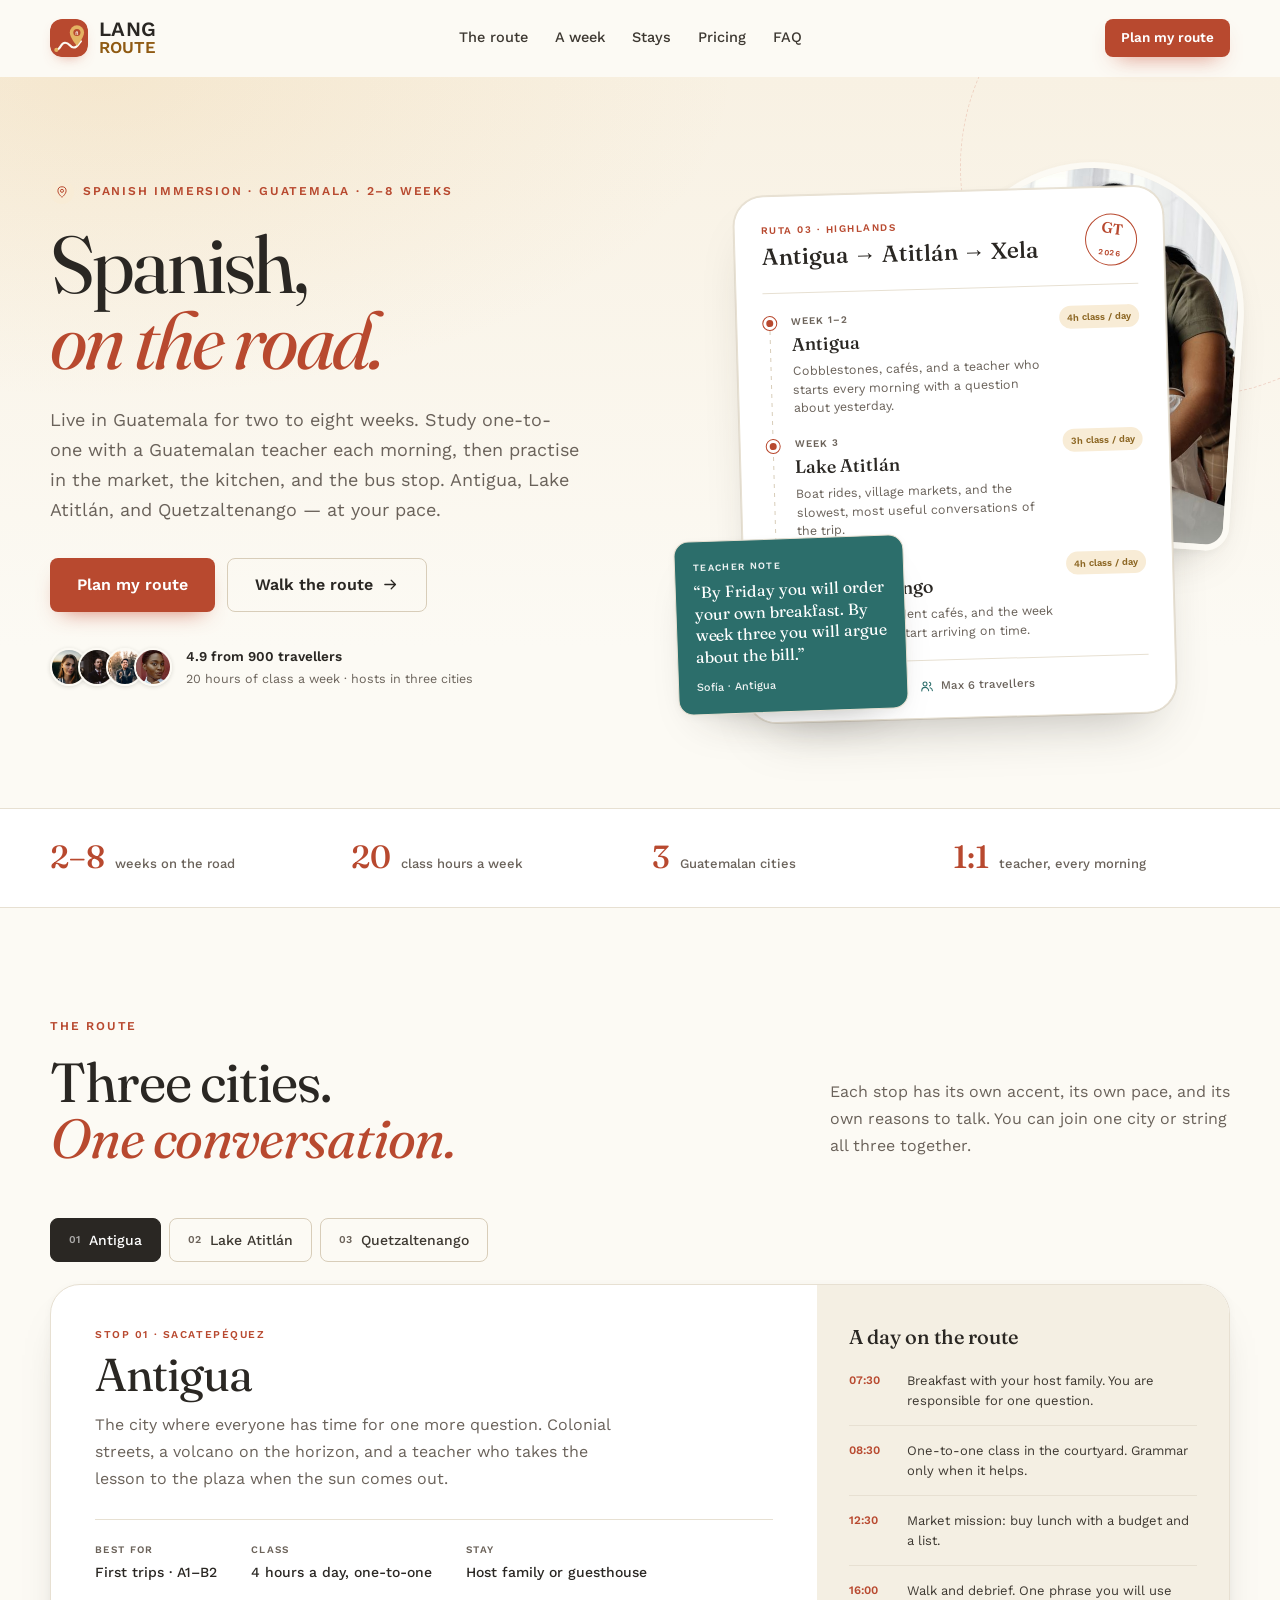
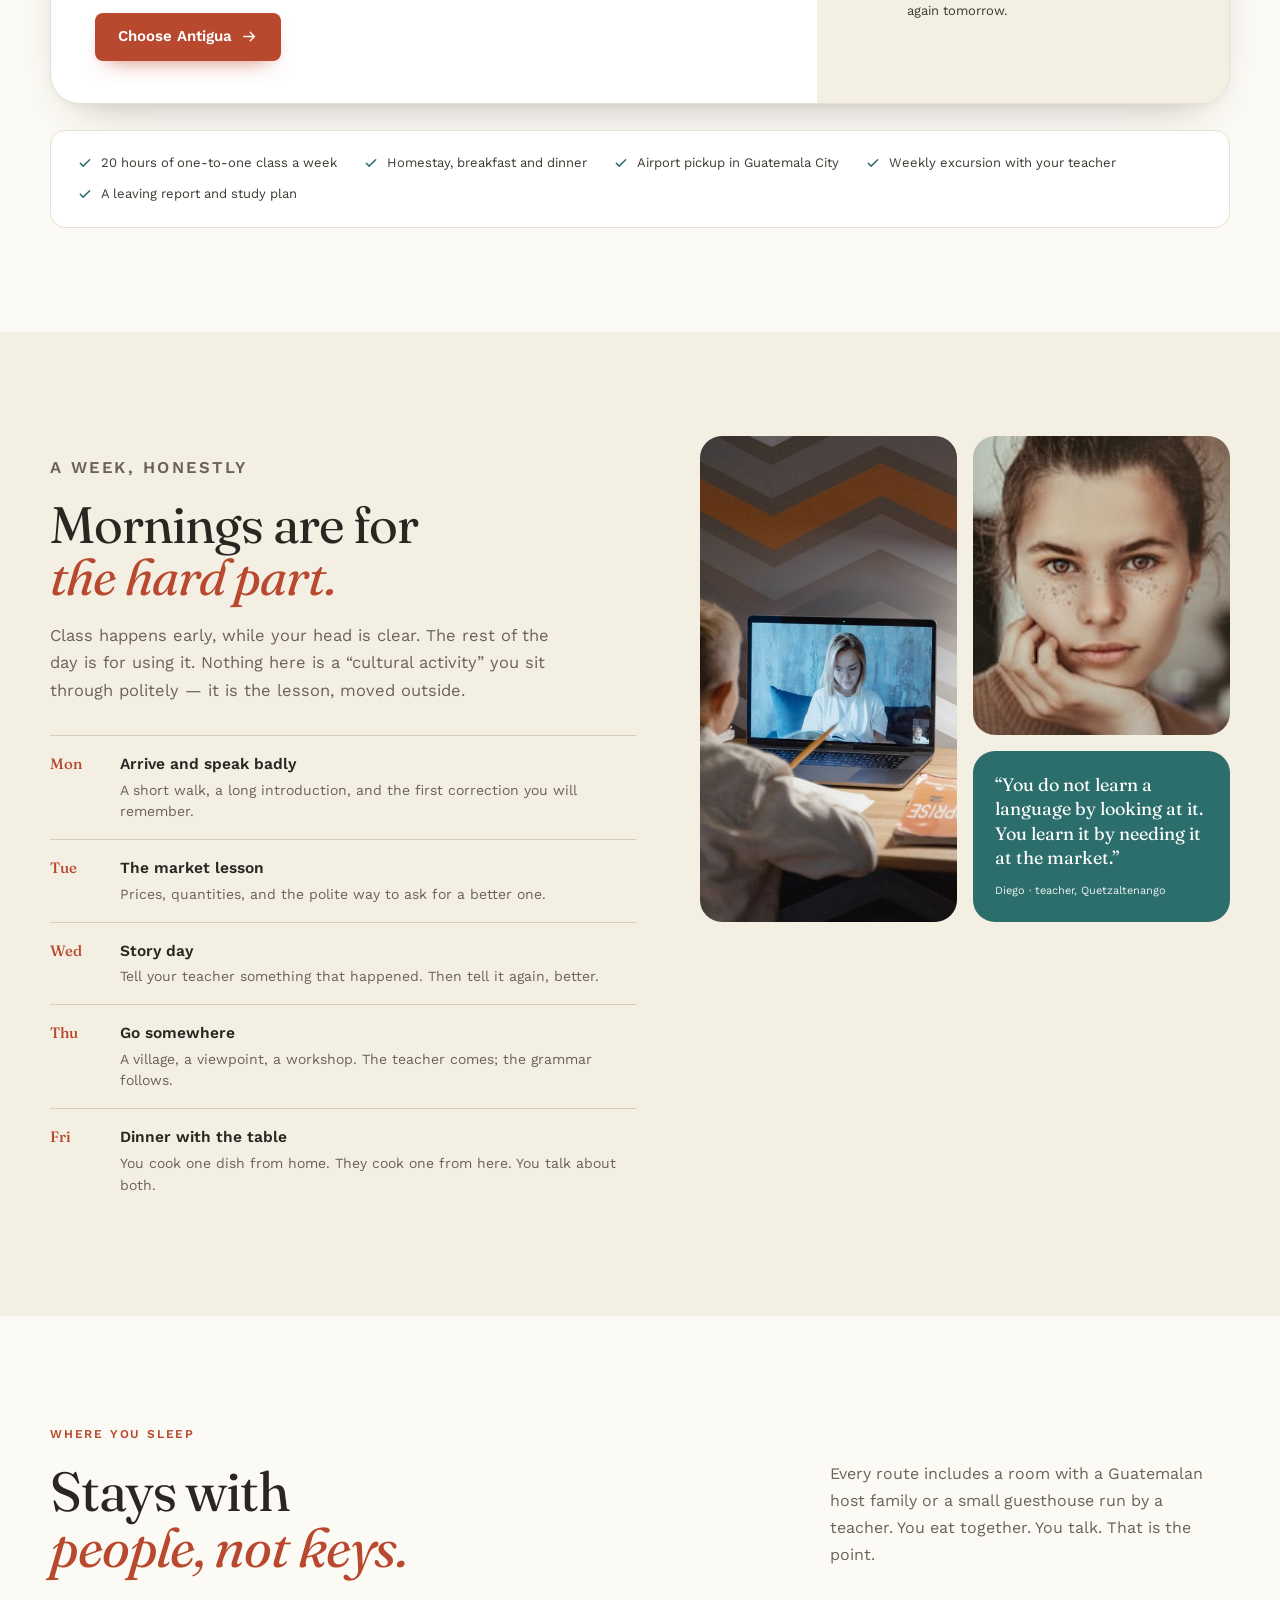
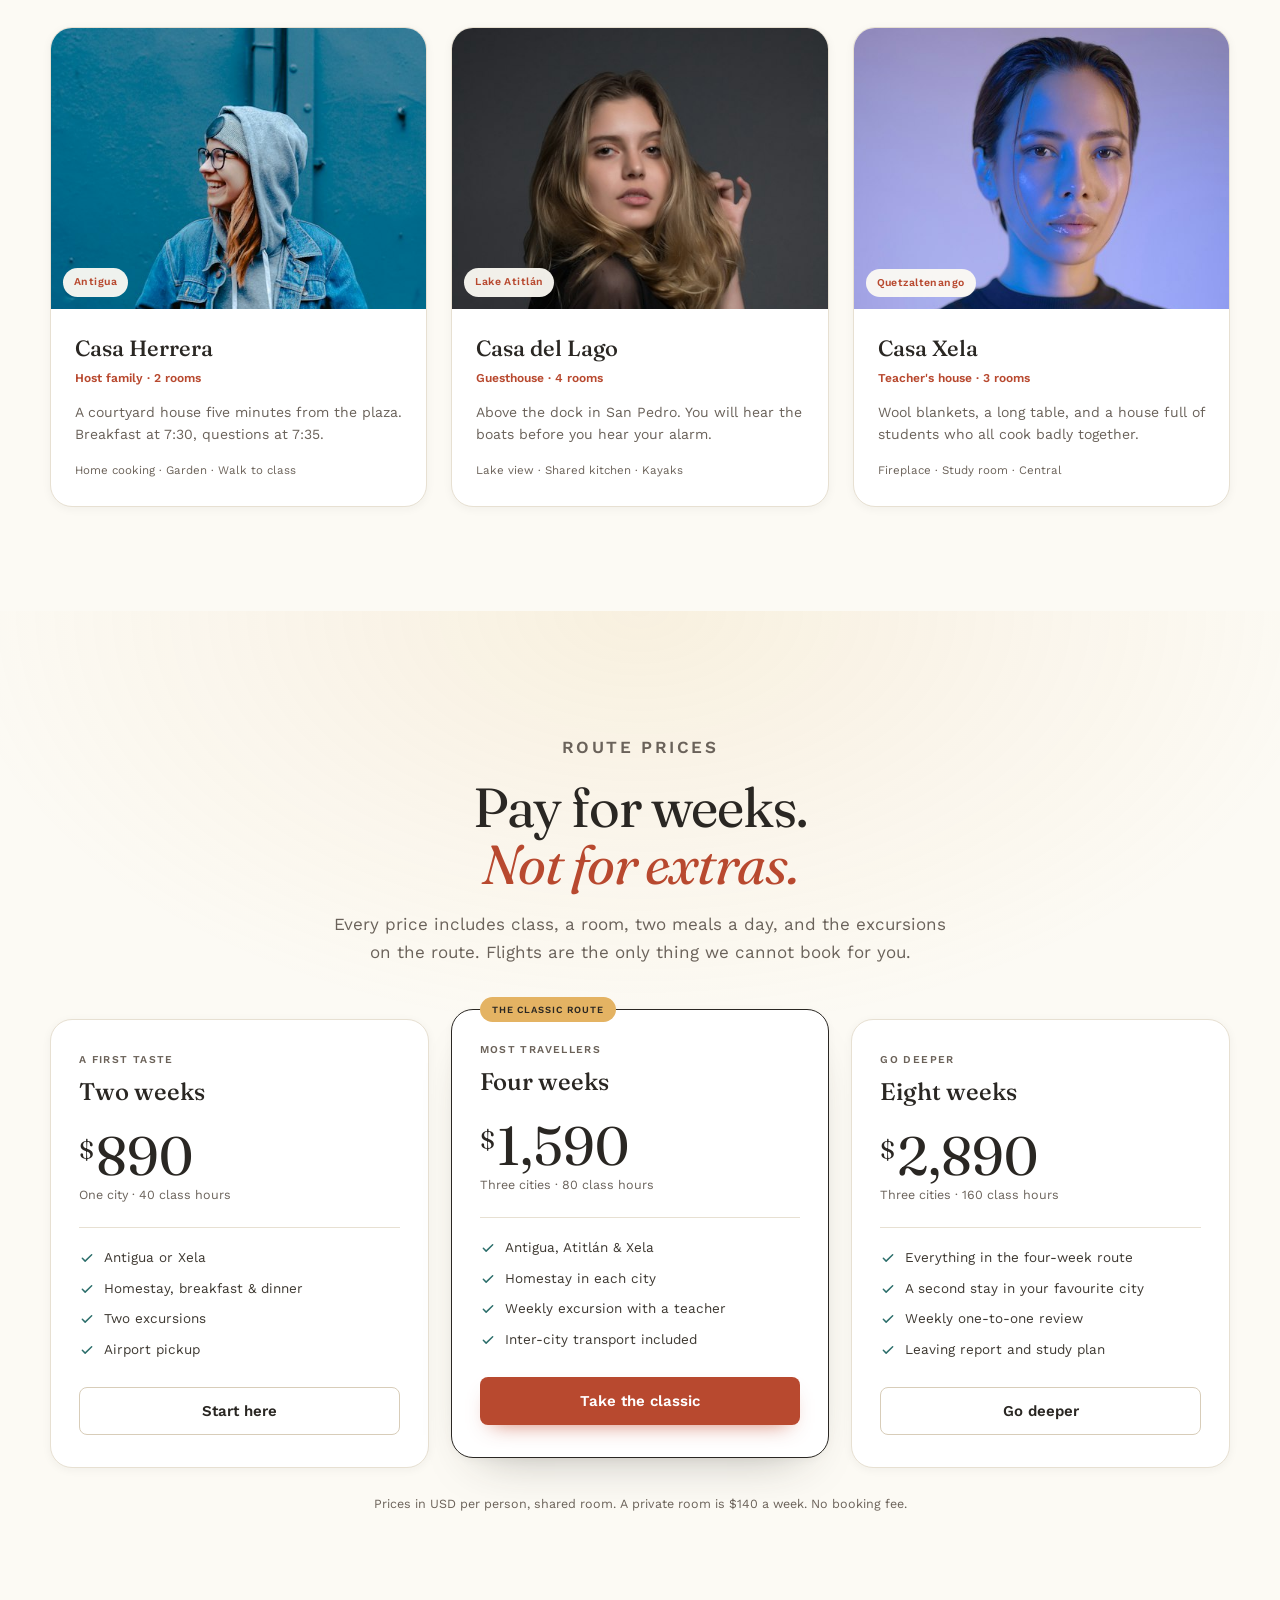
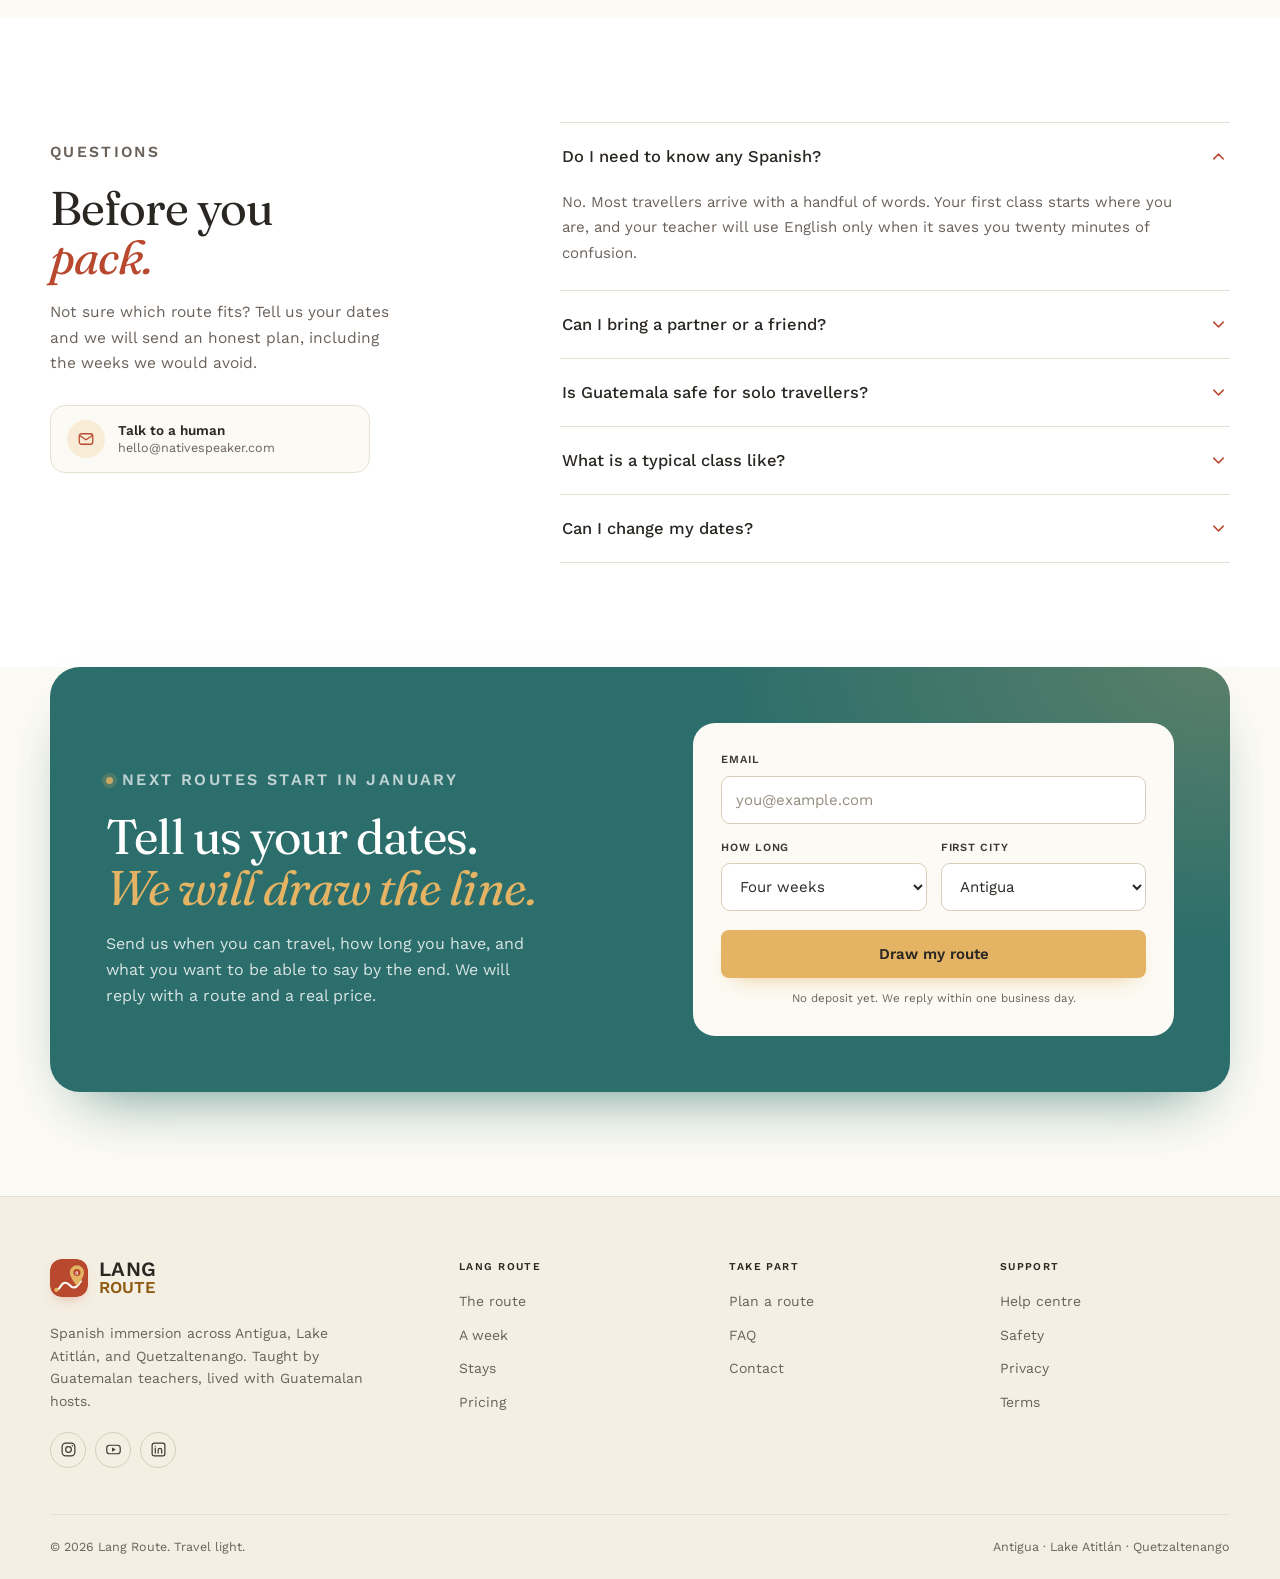
<file: lang-route/index.html>
<!DOCTYPE html>
<html lang="en">
<head>
  <meta charset="utf-8">
  <meta name="viewport" content="width=device-width, initial-scale=1">
  <title>Lang Route — Spanish immersion in Guatemala</title>
  <meta name="description" content="A two-to-eight week Spanish immersion in Guatemala. Live in Antigua, Lake Atitlán, or Quetzaltenango, study one-to-one with Guatemalan teachers, and practise in the places the language actually happens.">
  <meta name="theme-color" content="#FCFAF4">
  <meta property="og:title" content="Lang Route — Spanish, on the road.">
  <meta property="og:description" content="A Spanish immersion across Antigua, Lake Atitlán, and Quetzaltenango. Teachers, stays, and real days in Guatemala.">
  <meta property="og:type" content="website">
  <link rel="icon" href="../assets/logos/ruta.svg" type="image/svg+xml">
  <link rel="preconnect" href="https://fonts.googleapis.com">
  <link rel="preconnect" href="https://fonts.gstatic.com" crossorigin>
  <link href="https://fonts.googleapis.com/css2?family=Fraunces:ital,opsz,wght@0,9..144,300..700;1,9..144,300..700&family=Work+Sans:ital,wght@0,300..700;1,400..600&display=swap" rel="stylesheet">
  <link rel="stylesheet" href="styles.css">
</head>
<body>
  <a class="skip-link" href="#main">Skip to content</a>

  <svg class="svg-sprite" xmlns="http://www.w3.org/2000/svg" aria-hidden="true">
    <symbol id="i-arrow" viewBox="0 0 24 24"><path d="M4 12h15m-6-6 6 6-6 6" fill="none" stroke="currentColor" stroke-width="1.8" stroke-linecap="round" stroke-linejoin="round"/></symbol>
    <symbol id="i-check" viewBox="0 0 24 24"><path d="m5 12.5 4.2 4.2L19 7" fill="none" stroke="currentColor" stroke-width="2.2" stroke-linecap="round" stroke-linejoin="round"/></symbol>
    <symbol id="i-chevron" viewBox="0 0 24 24"><path d="m6 9 6 6 6-6" fill="none" stroke="currentColor" stroke-width="1.8" stroke-linecap="round" stroke-linejoin="round"/></symbol>
    <symbol id="i-pin" viewBox="0 0 24 24"><path d="M12 21s7-5.5 7-11a7 7 0 1 0-14 0c0 5.5 7 11 7 11Z" fill="none" stroke="currentColor" stroke-width="1.7" stroke-linejoin="round"/><circle cx="12" cy="10" r="2.6" fill="none" stroke="currentColor" stroke-width="1.7"/></symbol>
    <symbol id="i-clock" viewBox="0 0 24 24"><circle cx="12" cy="12" r="9" fill="none" stroke="currentColor" stroke-width="1.7"/><path d="M12 7v5l3 2" fill="none" stroke="currentColor" stroke-width="1.7" stroke-linecap="round"/></symbol>
    <symbol id="i-users" viewBox="0 0 24 24"><circle cx="9" cy="8" r="3.2" fill="none" stroke="currentColor" stroke-width="1.7"/><path d="M3.5 19a5.5 5.5 0 0 1 11 0M16 5.5a3 3 0 0 1 0 5.8M17 14.5a5 5 0 0 1 3.5 4.5" fill="none" stroke="currentColor" stroke-width="1.7" stroke-linecap="round"/></symbol>
    <symbol id="i-home" viewBox="0 0 24 24"><path d="M4 10.5 12 4l8 6.5V20a1 1 0 0 1-1 1h-4v-6H9v6H5a1 1 0 0 1-1-1v-9.5Z" fill="none" stroke="currentColor" stroke-width="1.7" stroke-linejoin="round"/></symbol>
    <symbol id="i-sun" viewBox="0 0 24 24"><circle cx="12" cy="12" r="4" fill="none" stroke="currentColor" stroke-width="1.7"/><path d="M12 2v2.5M12 19.5V22M2 12h2.5M19.5 12H22M4.9 4.9l1.8 1.8M17.3 17.3l1.8 1.8M19.1 4.9l-1.8 1.8M6.7 17.3l-1.8 1.8" fill="none" stroke="currentColor" stroke-width="1.7" stroke-linecap="round"/></symbol>
    <symbol id="i-mail" viewBox="0 0 24 24"><rect x="3" y="5" width="18" height="14" rx="3" fill="none" stroke="currentColor" stroke-width="1.7"/><path d="m3 7 9 6 9-6" fill="none" stroke="currentColor" stroke-width="1.7" stroke-linejoin="round"/></symbol>
    <symbol id="i-menu" viewBox="0 0 24 24"><path d="M4 7h16M4 12h16M4 17h16" fill="none" stroke="currentColor" stroke-width="1.8" stroke-linecap="round"/></symbol>
    <symbol id="i-close" viewBox="0 0 24 24"><path d="m6 6 12 12M18 6 6 18" fill="none" stroke="currentColor" stroke-width="1.8" stroke-linecap="round"/></symbol>
    <symbol id="i-instagram" viewBox="0 0 24 24"><rect x="3" y="3" width="18" height="18" rx="5" fill="none" stroke="currentColor" stroke-width="1.7"/><circle cx="12" cy="12" r="4" fill="none" stroke="currentColor" stroke-width="1.7"/><circle cx="17.4" cy="6.6" r="1" fill="currentColor"/></symbol>
    <symbol id="i-youtube" viewBox="0 0 24 24"><rect x="2.5" y="6" width="19" height="12" rx="4" fill="none" stroke="currentColor" stroke-width="1.7"/><path d="m10 9 5 3-5 3V9Z" fill="currentColor"/></symbol>
    <symbol id="i-linkedin" viewBox="0 0 24 24"><rect x="3" y="3" width="18" height="18" rx="3" fill="none" stroke="currentColor" stroke-width="1.7"/><path d="M7.5 10v7M7.5 7.1v.1M11.5 17v-4a2.5 2.5 0 0 1 5 0v4" fill="none" stroke="currentColor" stroke-width="1.7" stroke-linecap="round"/></symbol>
  </svg>

  <header class="site-header" id="site-header">
    <div class="container nav-shell">
      <a class="brand" href="#top" aria-label="Lang Route home">
        <img class="brand-mark" src="../assets/logos/ruta.svg" alt="" width="40" height="40">
        <span class="brand-name" aria-hidden="true">
          <span class="brand-line brand-line--top">LANG</span>
          <span class="brand-line brand-line--bottom">ROUTE</span>
        </span>
      </a>

      <nav class="nav-links" id="primary-nav" aria-label="Main navigation">
        <a href="#route">The route</a>
        <a href="#week">A week</a>
        <a href="#stays">Stays</a>
        <a href="#pricing">Pricing</a>
        <a href="#faq">FAQ</a>
        <a class="btn btn-primary nav-mobile-cta" href="#join">Plan my route</a>
      </nav>

      <div class="nav-actions">
        <a class="btn btn-primary btn-sm nav-cta" href="#join">Plan my route</a>
        <button class="nav-toggle" type="button" aria-expanded="false" aria-controls="primary-nav" aria-label="Open menu">
          <svg class="icon icon-menu" aria-hidden="true"><use href="#i-menu"></use></svg>
          <svg class="icon icon-close" aria-hidden="true"><use href="#i-close"></use></svg>
        </button>
      </div>
    </div>
  </header>

  <main id="main">
    <section class="hero" id="top">
      <div class="container hero-grid">
        <div class="hero-copy">
          <p class="eyebrow"><span class="pin" aria-hidden="true"><svg class="icon"><use href="#i-pin"></use></svg></span> Spanish immersion · Guatemala · 2–8 weeks</p>
          <h1>Spanish,<br><em>on the road.</em></h1>
          <p class="hero-lede">Live in Guatemala for two to eight weeks. Study one-to-one with a Guatemalan teacher each morning, then practise in the market, the kitchen, and the bus stop. Antigua, Lake Atitlán, and Quetzaltenango — at your pace.</p>
          <div class="hero-actions">
            <a class="btn btn-primary btn-lg" href="#join">Plan my route</a>
            <a class="btn btn-quiet btn-lg" href="#route">Walk the route <svg class="icon" aria-hidden="true"><use href="#i-arrow"></use></svg></a>
          </div>
          <div class="hero-proof">
            <div class="avatar-stack" aria-hidden="true">
              <img src="../assets/img/learner-ana.jpg" alt="">
              <img src="../assets/img/learner-tom.jpg" alt="">
              <img src="../assets/img/learner-max.jpg" alt="">
              <img src="../assets/img/learner-lucia.jpg" alt="">
            </div>
            <p><strong>4.9 from 900 travellers</strong><span>20 hours of class a week · hosts in three cities</span></p>
          </div>
        </div>

        <div class="hero-visual" aria-label="Sample route through Guatemala">
          <div class="hero-photo" aria-hidden="true">
            <img src="../assets/img/academy/family-learning.jpg" alt="">
          </div>
          <article class="route-card">
            <header class="route-head">
              <div>
                <span class="route-kicker">Ruta 03 · Highlands</span>
                <h2>Antigua → Atitlán → Xela</h2>
              </div>
              <span class="stamp" aria-hidden="true">GT<br><span>2026</span></span>
            </header>
            <ol class="route-list">
              <li>
                <span class="route-dot" aria-hidden="true"></span>
                <div>
                  <span class="route-days">Week 1–2</span>
                  <strong>Antigua</strong>
                  <p>Cobblestones, cafés, and a teacher who starts every morning with a question about yesterday.</p>
                </div>
                <span class="route-tag">4h class / day</span>
              </li>
              <li>
                <span class="route-dot" aria-hidden="true"></span>
                <div>
                  <span class="route-days">Week 3</span>
                  <strong>Lake Atitlán</strong>
                  <p>Boat rides, village markets, and the slowest, most useful conversations of the trip.</p>
                </div>
                <span class="route-tag">3h class / day</span>
              </li>
              <li>
                <span class="route-dot" aria-hidden="true"></span>
                <div>
                  <span class="route-days">Week 4</span>
                  <strong>Quetzaltenango</strong>
                  <p>Highland air, student cafés, and the week your sentences start arriving on time.</p>
                </div>
                <span class="route-tag">4h class / day</span>
              </li>
            </ol>
            <footer class="route-foot">
              <span><svg class="icon" aria-hidden="true"><use href="#i-home"></use></svg> Homestay included</span>
              <span><svg class="icon" aria-hidden="true"><use href="#i-users"></use></svg> Max 6 travellers</span>
            </footer>
          </article>
          <aside class="route-note">
            <span>Teacher note</span>
            <p>“By Friday you will order your own breakfast. By week three you will argue about the bill.”</p>
            <strong>Sofía · Antigua</strong>
          </aside>
        </div>
      </div>
    </section>

    <section class="facts" aria-label="Lang Route at a glance">
      <div class="container facts-grid">
        <div><strong>2–8</strong><span>weeks on the road</span></div>
        <div><strong>20</strong><span>class hours a week</span></div>
        <div><strong>3</strong><span>Guatemalan cities</span></div>
        <div><strong>1:1</strong><span>teacher, every morning</span></div>
      </div>
    </section>

    <section class="section route" id="route">
      <div class="container">
        <div class="section-head section-head--split">
          <div>
            <p class="eyebrow">The route</p>
            <h2>Three cities.<br><em>One conversation.</em></h2>
          </div>
          <p>Each stop has its own accent, its own pace, and its own reasons to talk. You can join one city or string all three together.</p>
        </div>

        <div class="city-tabs" role="tablist" aria-label="Choose a city on the route">
          <button class="city-tab is-active" id="tab-antigua" type="button" role="tab" aria-selected="true" aria-controls="city-panel" data-city="antigua" tabindex="0">
            <span>01</span> Antigua
          </button>
          <button class="city-tab" id="tab-atitlan" type="button" role="tab" aria-selected="false" aria-controls="city-panel" data-city="atitlan" tabindex="-1">
            <span>02</span> Lake Atitlán
          </button>
          <button class="city-tab" id="tab-xela" type="button" role="tab" aria-selected="false" aria-controls="city-panel" data-city="xela" tabindex="-1">
            <span>03</span> Quetzaltenango
          </button>
        </div>

        <div class="city-panel" id="city-panel" role="tabpanel" aria-labelledby="tab-antigua" tabindex="0">
          <div class="city-main">
            <span class="city-kicker" id="city-kicker">Stop 01 · Sacatepéquez</span>
            <h3 id="city-name">Antigua</h3>
            <p class="city-lede" id="city-lede">The city where everyone has time for one more question. Colonial streets, a volcano on the horizon, and a teacher who takes the lesson to the plaza when the sun comes out.</p>
            <dl class="city-meta">
              <div><dt>Best for</dt><dd id="city-best">First trips · A1–B2</dd></div>
              <div><dt>Class</dt><dd id="city-class">4 hours a day, one-to-one</dd></div>
              <div><dt>Stay</dt><dd id="city-stay">Host family or guesthouse</dd></div>
            </dl>
            <a class="btn btn-primary js-choose-city" href="#join" data-city="Antigua">Choose Antigua <svg class="icon" aria-hidden="true"><use href="#i-arrow"></use></svg></a>
          </div>

          <aside class="city-side">
            <h4>A day on the route</h4>
            <ol class="day-list" id="city-day">
              <li><span>07:30</span><p>Breakfast with your host family. You are responsible for one question.</p></li>
              <li><span>08:30</span><p>One-to-one class in the courtyard. Grammar only when it helps.</p></li>
              <li><span>12:30</span><p>Market mission: buy lunch with a budget and a list.</p></li>
              <li><span>16:00</span><p>Walk and debrief. One phrase you will use again tomorrow.</p></li>
            </ol>
          </aside>
        </div>

        <ul class="route-includes" aria-label="Included in every route">
          <li><svg class="icon" aria-hidden="true"><use href="#i-check"></use></svg> 20 hours of one-to-one class a week</li>
          <li><svg class="icon" aria-hidden="true"><use href="#i-check"></use></svg> Homestay, breakfast and dinner</li>
          <li><svg class="icon" aria-hidden="true"><use href="#i-check"></use></svg> Airport pickup in Guatemala City</li>
          <li><svg class="icon" aria-hidden="true"><use href="#i-check"></use></svg> Weekly excursion with your teacher</li>
          <li><svg class="icon" aria-hidden="true"><use href="#i-check"></use></svg> A leaving report and study plan</li>
        </ul>
      </div>
    </section>

    <section class="section week" id="week">
      <div class="container week-grid">
        <div class="week-copy">
          <p class="eyebrow">A week, honestly</p>
          <h2>Mornings are for<br><em>the hard part.</em></h2>
          <p>Class happens early, while your head is clear. The rest of the day is for using it. Nothing here is a “cultural activity” you sit through politely — it is the lesson, moved outside.</p>
          <ul class="week-list">
            <li>
              <span class="week-num">Mon</span>
              <div><strong>Arrive and speak badly</strong><p>A short walk, a long introduction, and the first correction you will remember.</p></div>
            </li>
            <li>
              <span class="week-num">Tue</span>
              <div><strong>The market lesson</strong><p>Prices, quantities, and the polite way to ask for a better one.</p></div>
            </li>
            <li>
              <span class="week-num">Wed</span>
              <div><strong>Story day</strong><p>Tell your teacher something that happened. Then tell it again, better.</p></div>
            </li>
            <li>
              <span class="week-num">Thu</span>
              <div><strong>Go somewhere</strong><p>A village, a viewpoint, a workshop. The teacher comes; the grammar follows.</p></div>
            </li>
            <li>
              <span class="week-num">Fri</span>
              <div><strong>Dinner with the table</strong><p>You cook one dish from home. They cook one from here. You talk about both.</p></div>
            </li>
          </ul>
        </div>

        <div class="week-media">
          <figure class="week-photo week-photo--tall">
            <img src="../assets/img/academy/hero-class.jpg" alt="A small group talking together during a class" loading="lazy">
            <figcaption>Class, before the day gets loud.</figcaption>
          </figure>
          <figure class="week-photo">
            <img src="../assets/img/testimonial-1.jpg" alt="A learner smiling during a conversation" loading="lazy">
            <figcaption>“I stopped translating in week two.”</figcaption>
          </figure>
          <div class="week-quote">
            <p>“You do not learn a language by looking at it. You learn it by needing it at the market.”</p>
            <span>Diego · teacher, Quetzaltenango</span>
          </div>
        </div>
      </div>
    </section>

    <section class="section stays" id="stays">
      <div class="container">
        <div class="section-head section-head--split">
          <div>
            <p class="eyebrow">Where you sleep</p>
            <h2>Stays with<br><em>people, not keys.</em></h2>
          </div>
          <p>Every route includes a room with a Guatemalan host family or a small guesthouse run by a teacher. You eat together. You talk. That is the point.</p>
        </div>

        <div class="stay-grid">
          <article class="stay-card">
            <div class="stay-media">
              <img src="../assets/img/teacher-sofia.jpg" alt="Portrait of Sofía Herrera, a host and teacher in Antigua" loading="lazy">
              <span class="stay-city">Antigua</span>
            </div>
            <div class="stay-body">
              <h3>Casa Herrera</h3>
              <p class="stay-role">Host family · 2 rooms</p>
              <p>A courtyard house five minutes from the plaza. Breakfast at 7:30, questions at 7:35.</p>
              <span class="stay-tags">Home cooking · Garden · Walk to class</span>
            </div>
          </article>
          <article class="stay-card">
            <div class="stay-media">
              <img src="../assets/img/teacher-maya.jpg" alt="Portrait of Maya Okafor, a host in Livingston" loading="lazy">
              <span class="stay-city">Lake Atitlán</span>
            </div>
            <div class="stay-body">
              <h3>Casa del Lago</h3>
              <p class="stay-role">Guesthouse · 4 rooms</p>
              <p>Above the dock in San Pedro. You will hear the boats before you hear your alarm.</p>
              <span class="stay-tags">Lake view · Shared kitchen · Kayaks</span>
            </div>
          </article>
          <article class="stay-card">
            <div class="stay-media">
              <img src="../assets/img/teacher-camila.jpg" alt="Portrait of Camila Rojas, a host and teacher in Quetzaltenango" loading="lazy">
              <span class="stay-city">Quetzaltenango</span>
            </div>
            <div class="stay-body">
              <h3>Casa Xela</h3>
              <p class="stay-role">Teacher's house · 3 rooms</p>
              <p>Wool blankets, a long table, and a house full of students who all cook badly together.</p>
              <span class="stay-tags">Fireplace · Study room · Central</span>
            </div>
          </article>
        </div>
      </div>
    </section>

    <section class="section pricing" id="pricing">
      <div class="container">
        <div class="section-head section-head--center">
          <p class="eyebrow">Route prices</p>
          <h2>Pay for weeks.<br><em>Not for extras.</em></h2>
          <p>Every price includes class, a room, two meals a day, and the excursions on the route. Flights are the only thing we cannot book for you.</p>
        </div>

        <div class="price-grid">
          <article class="price-card">
            <span class="price-kicker">A first taste</span>
            <h3>Two weeks</h3>
            <p class="price"><span class="currency">$</span>890</p>
            <p class="price-sub">One city · 40 class hours</p>
            <ul class="price-list">
              <li><svg class="icon" aria-hidden="true"><use href="#i-check"></use></svg> Antigua or Xela</li>
              <li><svg class="icon" aria-hidden="true"><use href="#i-check"></use></svg> Homestay, breakfast &amp; dinner</li>
              <li><svg class="icon" aria-hidden="true"><use href="#i-check"></use></svg> Two excursions</li>
              <li><svg class="icon" aria-hidden="true"><use href="#i-check"></use></svg> Airport pickup</li>
            </ul>
            <a class="btn btn-quiet btn-block" href="#join">Start here</a>
          </article>

          <article class="price-card price-card--featured">
            <span class="price-flag">The classic route</span>
            <span class="price-kicker">Most travellers</span>
            <h3>Four weeks</h3>
            <p class="price"><span class="currency">$</span>1,590</p>
            <p class="price-sub">Three cities · 80 class hours</p>
            <ul class="price-list">
              <li><svg class="icon" aria-hidden="true"><use href="#i-check"></use></svg> Antigua, Atitlán &amp; Xela</li>
              <li><svg class="icon" aria-hidden="true"><use href="#i-check"></use></svg> Homestay in each city</li>
              <li><svg class="icon" aria-hidden="true"><use href="#i-check"></use></svg> Weekly excursion with a teacher</li>
              <li><svg class="icon" aria-hidden="true"><use href="#i-check"></use></svg> Inter-city transport included</li>
            </ul>
            <a class="btn btn-primary btn-block" href="#join">Take the classic</a>
          </article>

          <article class="price-card">
            <span class="price-kicker">Go deeper</span>
            <h3>Eight weeks</h3>
            <p class="price"><span class="currency">$</span>2,890</p>
            <p class="price-sub">Three cities · 160 class hours</p>
            <ul class="price-list">
              <li><svg class="icon" aria-hidden="true"><use href="#i-check"></use></svg> Everything in the four-week route</li>
              <li><svg class="icon" aria-hidden="true"><use href="#i-check"></use></svg> A second stay in your favourite city</li>
              <li><svg class="icon" aria-hidden="true"><use href="#i-check"></use></svg> Weekly one-to-one review</li>
              <li><svg class="icon" aria-hidden="true"><use href="#i-check"></use></svg> Leaving report and study plan</li>
            </ul>
            <a class="btn btn-quiet btn-block" href="#join">Go deeper</a>
          </article>
        </div>
        <p class="price-note">Prices in USD per person, shared room. A private room is $140 a week. No booking fee.</p>
      </div>
    </section>

    <section class="section faq" id="faq">
      <div class="container faq-grid">
        <div class="faq-copy">
          <p class="eyebrow">Questions</p>
          <h2>Before you<br><em>pack.</em></h2>
          <p>Not sure which route fits? Tell us your dates and we will send an honest plan, including the weeks we would avoid.</p>
          <a class="contact-card" href="mailto:hello@nativespeaker.com">
            <span class="contact-icon"><svg class="icon" aria-hidden="true"><use href="#i-mail"></use></svg></span>
            <span><strong>Talk to a human</strong><span>hello@nativespeaker.com</span></span>
          </a>
        </div>

        <div class="faq-list">
          <div class="faq-item is-open">
            <h3><button class="faq-question" type="button" aria-expanded="true" aria-controls="ruta-faq-1">Do I need to know any Spanish?<svg class="icon" aria-hidden="true"><use href="#i-chevron"></use></svg></button></h3>
            <div class="faq-panel" id="ruta-faq-1" aria-hidden="false"><div><p>No. Most travellers arrive with a handful of words. Your first class starts where you are, and your teacher will use English only when it saves you twenty minutes of confusion.</p></div></div>
          </div>
          <div class="faq-item">
            <h3><button class="faq-question" type="button" aria-expanded="false" aria-controls="ruta-faq-2">Can I bring a partner or a friend?<svg class="icon" aria-hidden="true"><use href="#i-chevron"></use></svg></button></h3>
            <div class="faq-panel" id="ruta-faq-2" aria-hidden="true" inert><div><p>Yes. Couples and friends can share a room and take classes side by side, or split into separate one-to-one lessons. Tell us in the form and we will price it honestly.</p></div></div>
          </div>
          <div class="faq-item">
            <h3><button class="faq-question" type="button" aria-expanded="false" aria-controls="ruta-faq-3">Is Guatemala safe for solo travellers?<svg class="icon" aria-hidden="true"><use href="#i-chevron"></use></svg></button></h3>
            <div class="faq-panel" id="ruta-faq-3" aria-hidden="true" inert><div><p>We only work in cities and neighbourhoods we know well, and every arrival includes a pickup and an orientation walk. Your host and teacher are your first call for anything, day or night. We will also tell you which routes we do not recommend alone.</p></div></div>
          </div>
          <div class="faq-item">
            <h3><button class="faq-question" type="button" aria-expanded="false" aria-controls="ruta-faq-4">What is a typical class like?<svg class="icon" aria-hidden="true"><use href="#i-chevron"></use></svg></button></h3>
            <div class="faq-panel" id="ruta-faq-4" aria-hidden="true" inert><div><p>One teacher, one student, four hours, with a break. Half is conversation about your actual life; the other half is the grammar and vocabulary that conversation exposed. You leave with one mission for the afternoon.</p></div></div>
          </div>
          <div class="faq-item">
            <h3><button class="faq-question" type="button" aria-expanded="false" aria-controls="ruta-faq-5">Can I change my dates?<svg class="icon" aria-hidden="true"><use href="#i-chevron"></use></svg></button></h3>
            <div class="faq-panel" id="ruta-faq-5" aria-hidden="true" inert><div><p>Up to 21 days before arrival, yes, once, at no cost. Inside 21 days we will move you if a bed and a teacher are free. If they are not, we will tell you before you pay anything else.</p></div></div>
          </div>
        </div>
      </div>
    </section>

    <section class="cta" id="join" aria-labelledby="cta-title">
      <div class="container">
        <div class="cta-panel">
          <div class="cta-copy">
            <p class="cta-eyebrow"><span class="dot" aria-hidden="true"></span> Next routes start in January</p>
            <h2 id="cta-title">Tell us your dates.<br><em>We will draw the line.</em></h2>
            <p>Send us when you can travel, how long you have, and what you want to be able to say by the end. We will reply with a route and a real price.</p>
          </div>
          <form class="cta-form" id="join-form" novalidate>
            <label class="field">
              <span>Email</span>
              <input id="join-email" name="email" type="email" autocomplete="email" placeholder="you@example.com" required>
            </label>
            <div class="field-row">
              <label class="field">
                <span>How long</span>
                <select id="join-weeks" name="weeks">
                  <option value="Two weeks">Two weeks</option>
                  <option value="Four weeks" selected>Four weeks</option>
                  <option value="Eight weeks">Eight weeks</option>
                  <option value="Not sure yet">Not sure yet</option>
                </select>
              </label>
              <label class="field">
                <span>First city</span>
                <select id="join-city" name="city">
                  <option value="Antigua">Antigua</option>
                  <option value="Lake Atitlán">Lake Atitlán</option>
                  <option value="Quetzaltenango">Quetzaltenango</option>
                  <option value="You choose">You choose</option>
                </select>
              </label>
            </div>
            <p class="form-error" id="form-error" role="alert" hidden></p>
            <button class="btn btn-sun btn-block" type="submit">Draw my route</button>
            <p class="form-note">No deposit yet. We reply within one business day.</p>
          </form>
          <div class="cta-success" id="join-success" hidden aria-live="polite">
            <span class="success-icon"><svg class="icon" aria-hidden="true"><use href="#i-check"></use></svg></span>
            <h3>Your route is on its way.</h3>
            <p>We will email <strong id="success-email">you@example.com</strong> with a <span id="success-weeks">four-week</span> plan starting in <span id="success-city">Antigua</span>.</p>
            <button class="btn btn-sun" type="button" id="join-again">Plan another route</button>
          </div>
        </div>
      </div>
    </section>
  </main>

  <footer class="site-footer">
    <div class="container">
      <div class="footer-grid">
        <div class="footer-brand">
          <a class="brand brand--footer" href="#top" aria-label="Lang Route home">
            <img class="brand-mark" src="../assets/logos/ruta.svg" alt="" width="40" height="40">
            <span class="brand-name" aria-hidden="true">
              <span class="brand-line brand-line--top">LANG</span>
              <span class="brand-line brand-line--bottom">ROUTE</span>
            </span>
          </a>
          <p>Spanish immersion across Antigua, Lake Atitlán, and Quetzaltenango. Taught by Guatemalan teachers, lived with Guatemalan hosts.</p>
          <div class="socials">
            <a href="https://instagram.com" aria-label="Lang Route on Instagram" target="_blank" rel="noopener"><svg class="icon" aria-hidden="true"><use href="#i-instagram"></use></svg></a>
            <a href="https://youtube.com" aria-label="Lang Route on YouTube" target="_blank" rel="noopener"><svg class="icon" aria-hidden="true"><use href="#i-youtube"></use></svg></a>
            <a href="https://linkedin.com" aria-label="Lang Route on LinkedIn" target="_blank" rel="noopener"><svg class="icon" aria-hidden="true"><use href="#i-linkedin"></use></svg></a>
          </div>
        </div>
        <div class="footer-col">
          <h3>Lang Route</h3>
          <a href="#route">The route</a>
          <a href="#week">A week</a>
          <a href="#stays">Stays</a>
          <a href="#pricing">Pricing</a>
        </div>
        <div class="footer-col">
          <h3>Take part</h3>
          <a href="#join">Plan a route</a>
          <a href="#faq">FAQ</a>
          <a href="mailto:hello@nativespeaker.com">Contact</a>
        </div>
        <div class="footer-col">
          <h3>Support</h3>
          <a href="#faq">Help centre</a>
          <a href="#faq">Safety</a>
          <a href="#faq">Privacy</a>
          <a href="#faq">Terms</a>
        </div>
      </div>
      <div class="footer-bottom">
        <p>© <span id="year">2026</span> Lang Route. Travel light.</p>
        <span>Antigua · Lake Atitlán · Quetzaltenango</span>
      </div>
    </div>
  </footer>

  <script src="script.js"></script>
  <script src="../assets/brand-fit.js" defer></script>
</body>
</html>
</file>
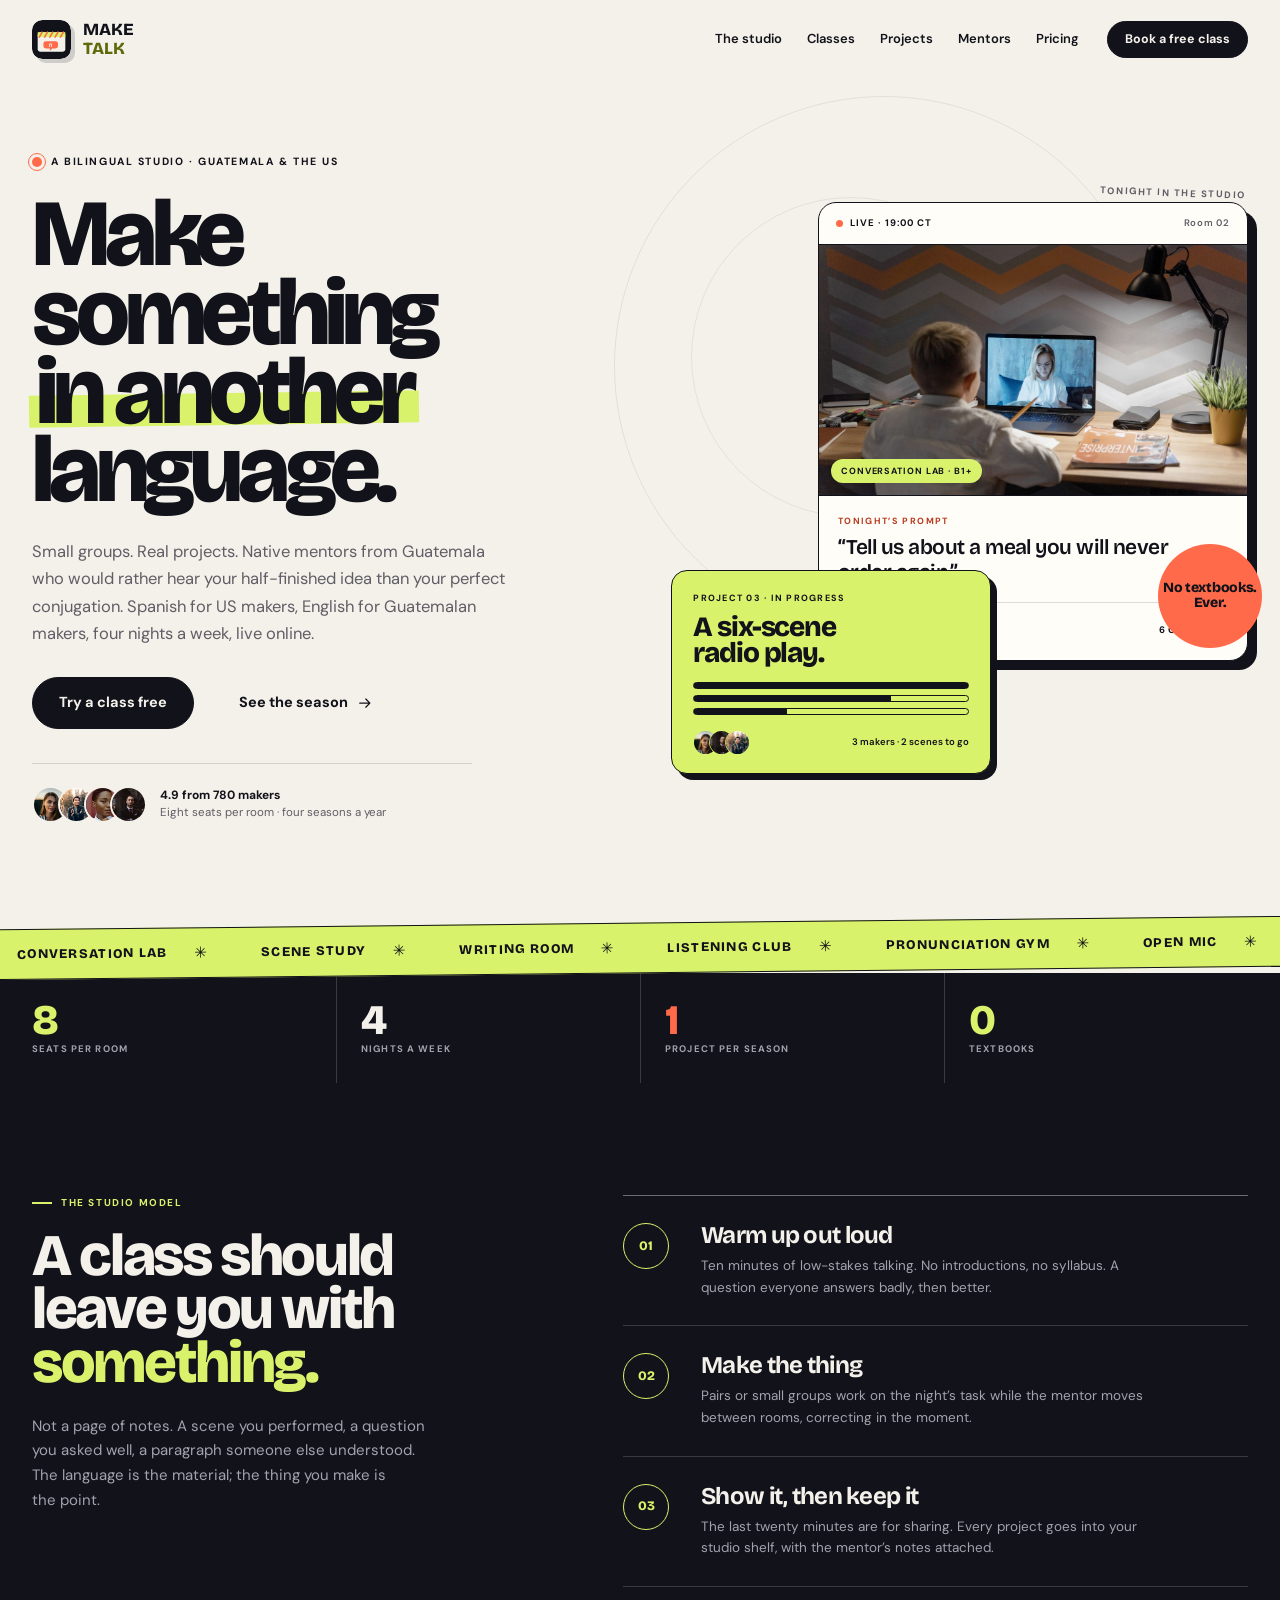
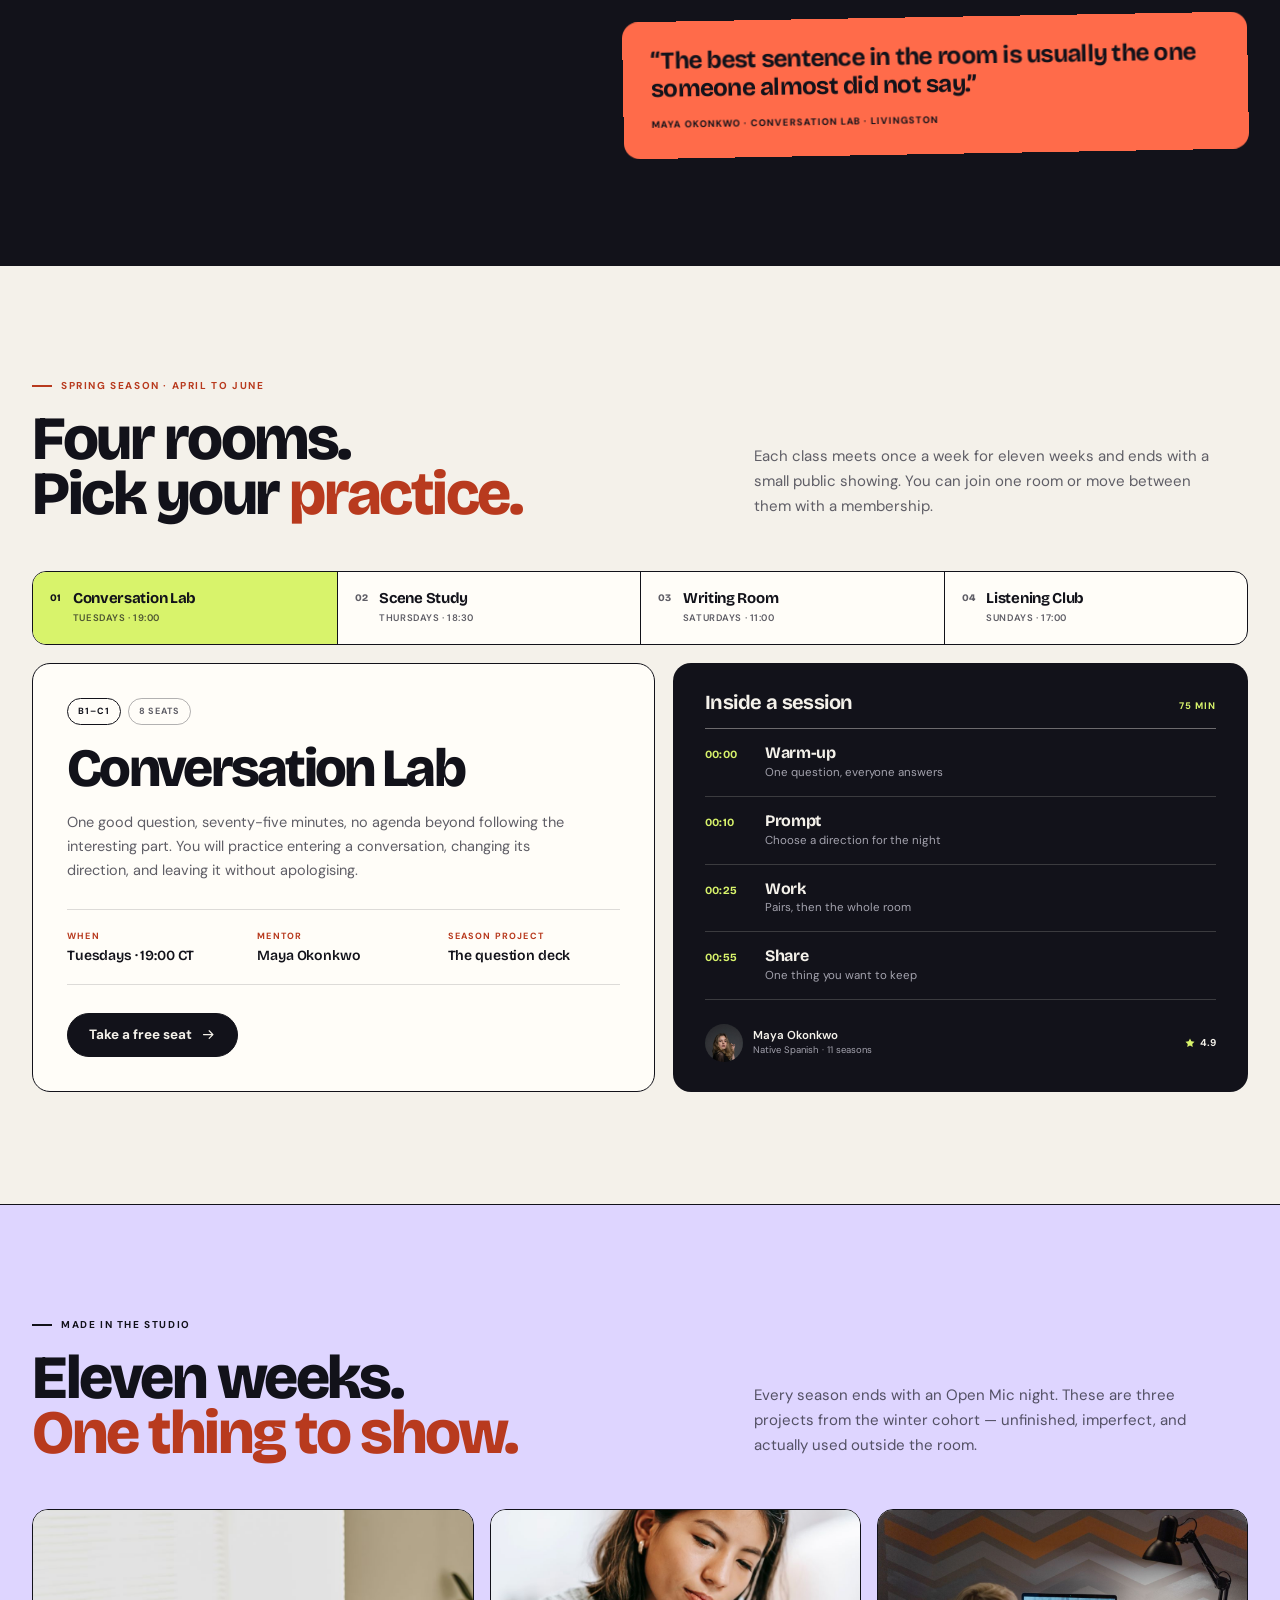
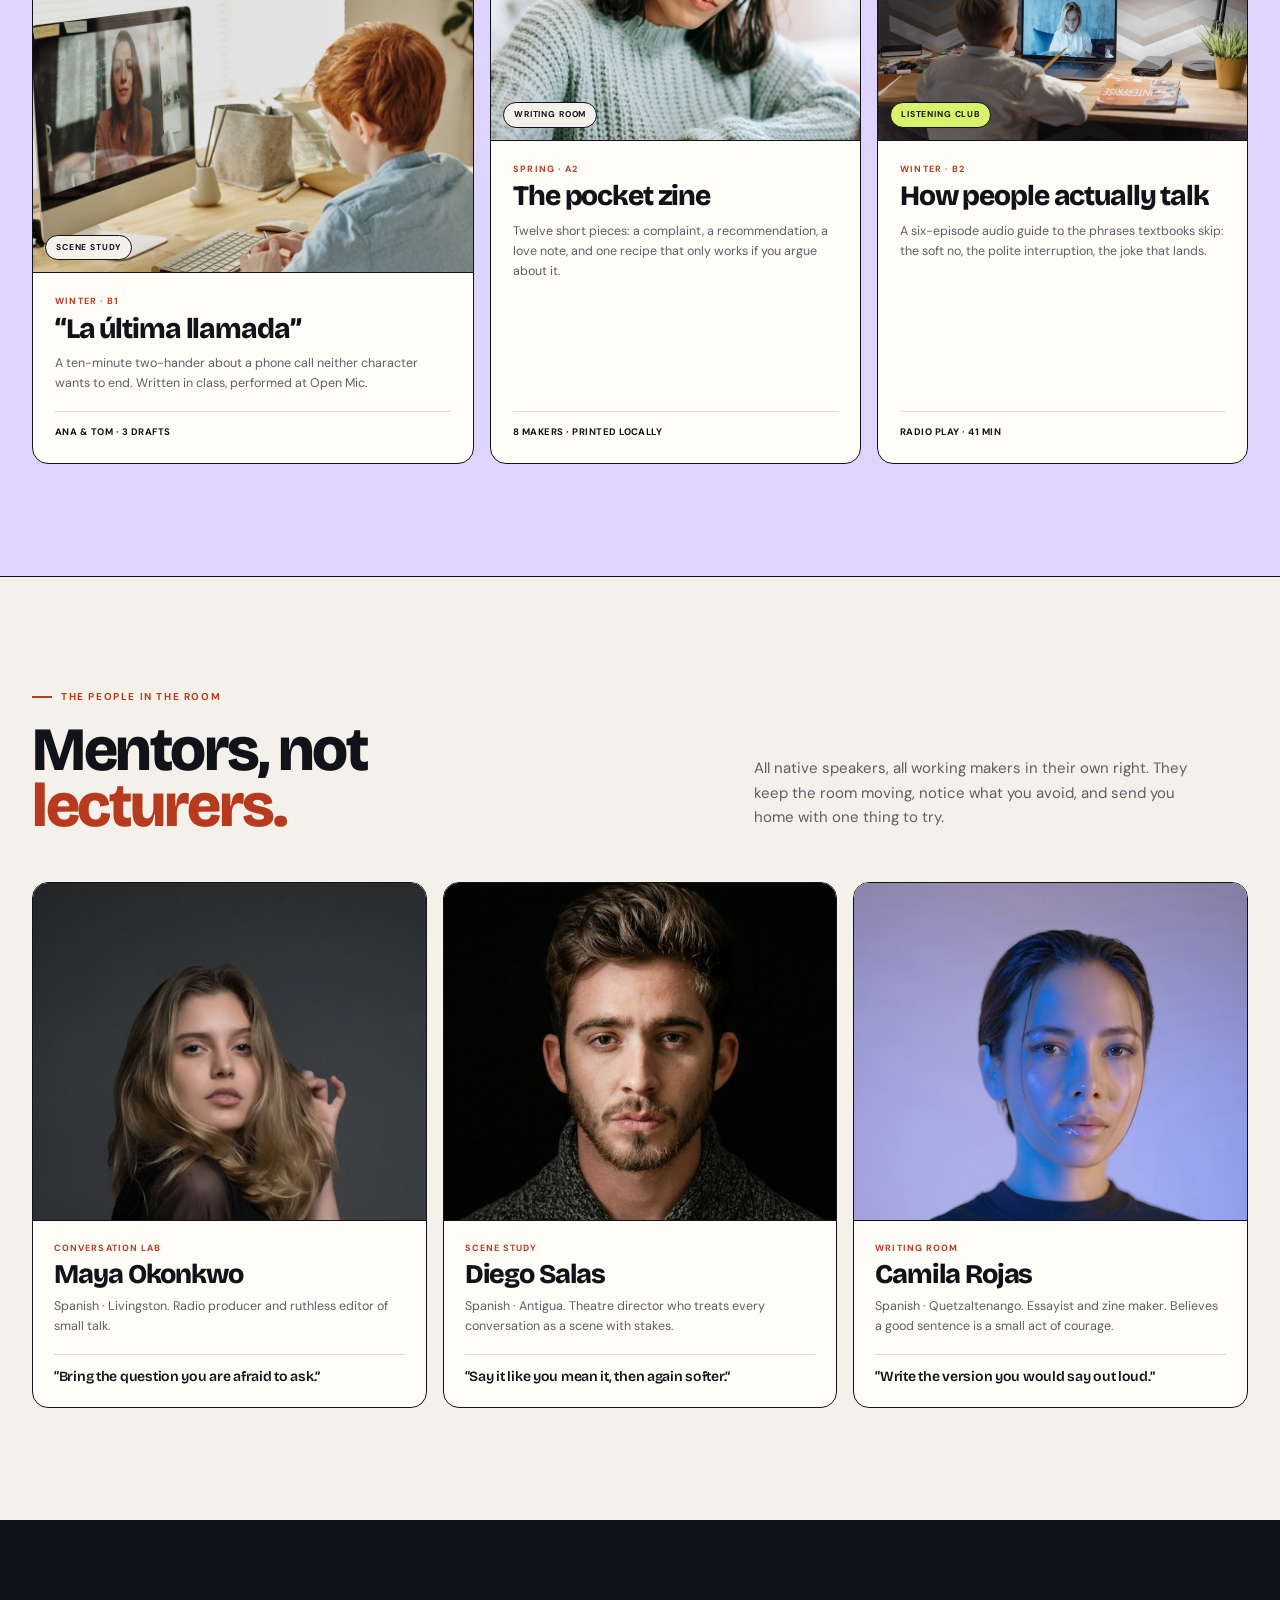
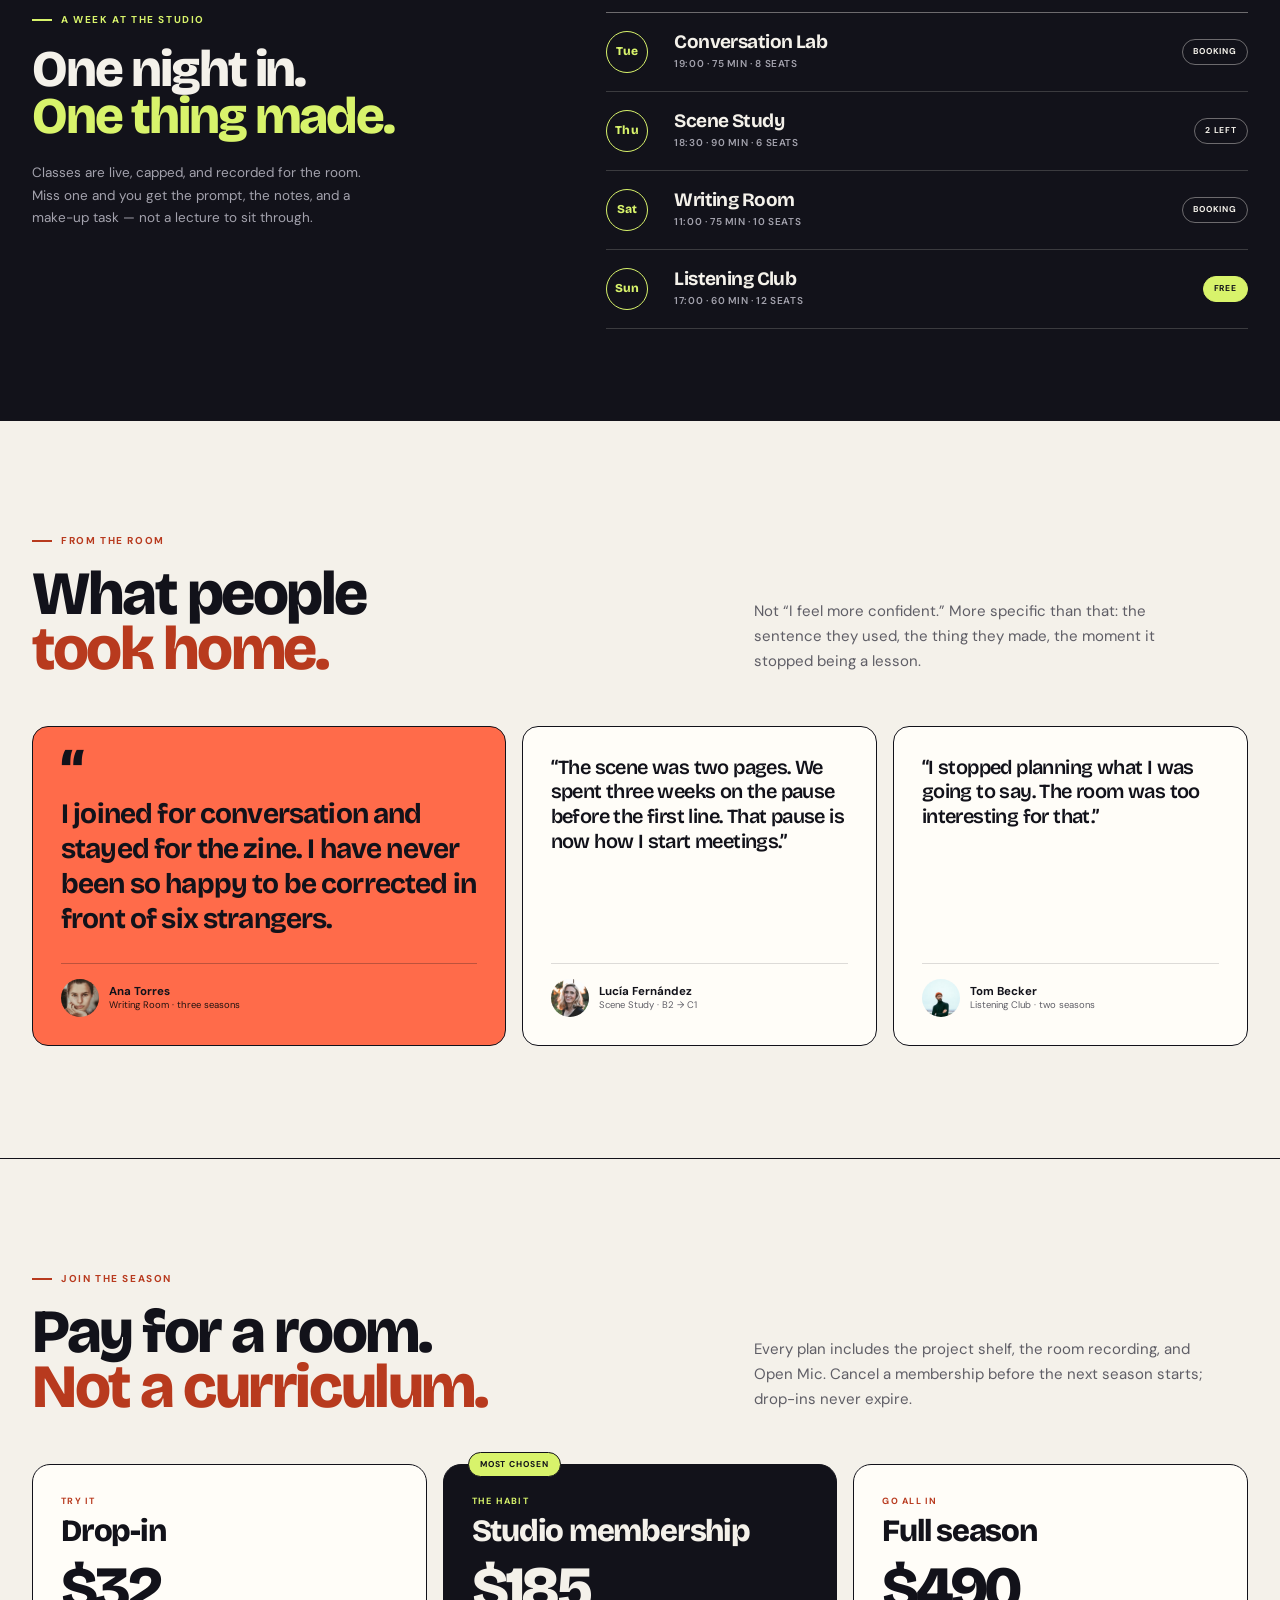
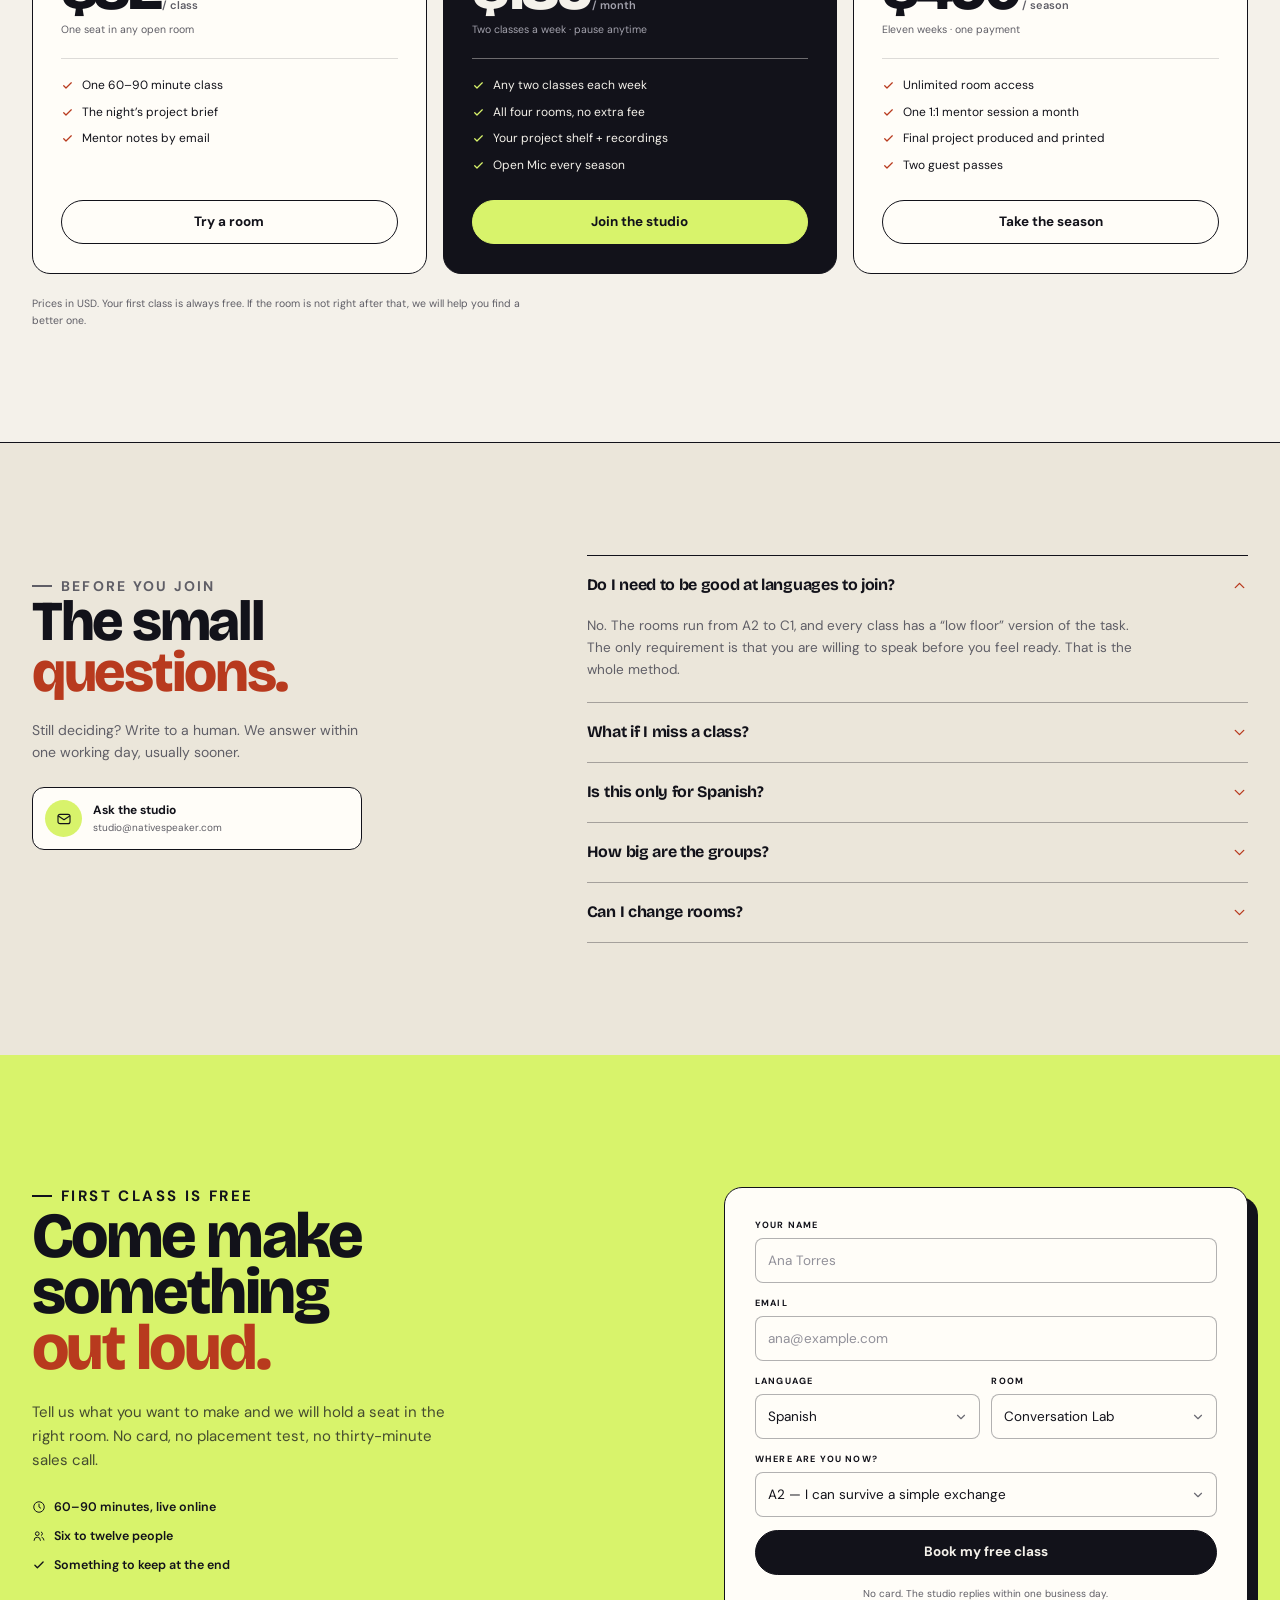
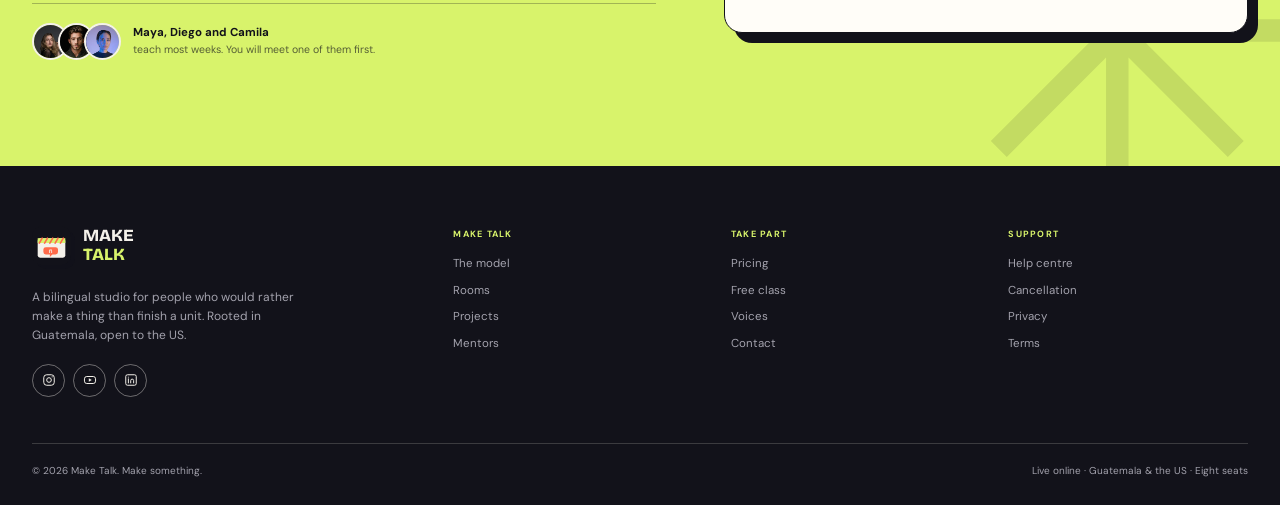
<file: make-talk/index.html>
<!DOCTYPE html>
<html lang="en">
<head>
  <meta charset="utf-8">
  <meta name="viewport" content="width=device-width, initial-scale=1">
  <title>Make Talk — Make something in another language</title>
  <meta name="description" content="Small-group language classes built around making things: conversations, scenes, zines and radio. Spanish from Guatemala and English for Guatemala, live online, four nights a week.">
  <meta name="theme-color" content="#12121A">
  <meta property="og:title" content="Make Talk — Make something in another language">
  <meta property="og:description" content="Small groups, real projects, native mentors. A language studio instead of a language course.">
  <meta property="og:type" content="website">
  <link rel="icon" href="../assets/logos/studio.svg" type="image/svg+xml">
  <link rel="preconnect" href="https://fonts.googleapis.com">
  <link rel="preconnect" href="https://fonts.gstatic.com" crossorigin>
  <link href="https://fonts.googleapis.com/css2?family=Bricolage+Grotesque:opsz,wght@12..96,400..800&family=DM+Sans:ital,opsz,wght@0,9..40,400..700;1,9..40,400..500&display=swap" rel="stylesheet">
  <link rel="stylesheet" href="styles.css">
</head>
<body>
  <a class="skip-link" href="#main">Skip to content</a>

  <svg class="svg-sprite" xmlns="http://www.w3.org/2000/svg" aria-hidden="true">
    <symbol id="i-arrow" viewBox="0 0 24 24"><path d="M4 12h15m-6-6 6 6-6 6" fill="none" stroke="currentColor" stroke-width="1.9" stroke-linecap="round" stroke-linejoin="round"/></symbol>
    <symbol id="i-check" viewBox="0 0 24 24"><path d="m5 12.5 4.2 4.2L19 7" fill="none" stroke="currentColor" stroke-width="2.3" stroke-linecap="round" stroke-linejoin="round"/></symbol>
    <symbol id="i-clock" viewBox="0 0 24 24"><circle cx="12" cy="12" r="9" fill="none" stroke="currentColor" stroke-width="1.7"/><path d="M12 7v5l3 2" fill="none" stroke="currentColor" stroke-width="1.7" stroke-linecap="round"/></symbol>
    <symbol id="i-users" viewBox="0 0 24 24"><circle cx="9" cy="8" r="3.2" fill="none" stroke="currentColor" stroke-width="1.7"/><path d="M3.5 19.5a5.5 5.5 0 0 1 11 0M16 5.3a3 3 0 0 1 0 5.6M17 14.2a5 5 0 0 1 3.5 4.7" fill="none" stroke="currentColor" stroke-width="1.7" stroke-linecap="round"/></symbol>
    <symbol id="i-calendar" viewBox="0 0 24 24"><rect x="3.5" y="5" width="17" height="15" rx="2.5" fill="none" stroke="currentColor" stroke-width="1.7"/><path d="M3.5 9.5h17M8 3v4M16 3v4" fill="none" stroke="currentColor" stroke-width="1.7" stroke-linecap="round"/></symbol>
    <symbol id="i-star" viewBox="0 0 24 24"><path d="m12 3 2.78 5.63 6.22.9-4.5 4.39 1.06 6.2L12 17.2l-5.56 2.92 1.06-6.2L3 9.53l6.22-.9L12 3Z" fill="currentColor"/></symbol>
    <symbol id="i-chevron" viewBox="0 0 24 24"><path d="m6 9 6 6 6-6" fill="none" stroke="currentColor" stroke-width="1.9" stroke-linecap="round" stroke-linejoin="round"/></symbol>
    <symbol id="i-menu" viewBox="0 0 24 24"><path d="M4 7h16M4 12h16M4 17h16" fill="none" stroke="currentColor" stroke-width="1.9" stroke-linecap="round"/></symbol>
    <symbol id="i-close" viewBox="0 0 24 24"><path d="m6 6 12 12M18 6 6 18" fill="none" stroke="currentColor" stroke-width="1.9" stroke-linecap="round"/></symbol>
    <symbol id="i-play" viewBox="0 0 24 24"><path d="M9 6.5 18 12l-9 5.5v-11Z" fill="currentColor"/></symbol>
    <symbol id="i-mic" viewBox="0 0 24 24"><rect x="9" y="3" width="6" height="11" rx="3" fill="none" stroke="currentColor" stroke-width="1.7"/><path d="M5.5 11.5a6.5 6.5 0 0 0 13 0M12 18v3M9 21h6" fill="none" stroke="currentColor" stroke-width="1.7" stroke-linecap="round"/></symbol>
    <symbol id="i-mail" viewBox="0 0 24 24"><rect x="3" y="5" width="18" height="14" rx="3" fill="none" stroke="currentColor" stroke-width="1.7"/><path d="m3 7 9 6 9-6" fill="none" stroke="currentColor" stroke-width="1.7" stroke-linejoin="round"/></symbol>
    <symbol id="i-instagram" viewBox="0 0 24 24"><rect x="3" y="3" width="18" height="18" rx="5" fill="none" stroke="currentColor" stroke-width="1.7"/><circle cx="12" cy="12" r="4" fill="none" stroke="currentColor" stroke-width="1.7"/><circle cx="17.4" cy="6.6" r="1" fill="currentColor"/></symbol>
    <symbol id="i-youtube" viewBox="0 0 24 24"><rect x="2.5" y="6" width="19" height="12" rx="4" fill="none" stroke="currentColor" stroke-width="1.7"/><path d="m10 9 5 3-5 3V9Z" fill="currentColor"/></symbol>
    <symbol id="i-linkedin" viewBox="0 0 24 24"><rect x="3" y="3" width="18" height="18" rx="3" fill="none" stroke="currentColor" stroke-width="1.7"/><path d="M7.5 10v7M7.5 7.1v.1M11.5 17v-4a2.5 2.5 0 0 1 5 0v4" fill="none" stroke="currentColor" stroke-width="1.7" stroke-linecap="round"/></symbol>
  </svg>

  <header class="site-header" id="site-header">
    <div class="container nav-shell">
      <a class="brand" href="#top" aria-label="Make Talk home">
        <img class="brand-mark" src="../assets/logos/studio.svg" alt="" width="40" height="40">
        <span class="brand-name" aria-hidden="true">
          <span class="brand-line brand-line--top">MAKE</span>
          <span class="brand-line brand-line--bottom">TALK</span>
        </span>
      </a>

      <nav class="nav-links" id="primary-nav" aria-label="Main navigation">
        <a href="#method">The studio</a>
        <a href="#classes">Classes</a>
        <a href="#projects">Projects</a>
        <a href="#mentors">Mentors</a>
        <a href="#pricing">Pricing</a>
        <a class="btn btn-ink nav-mobile-cta" href="#join">Book a free class</a>
      </nav>

      <div class="nav-actions">
        <a class="btn btn-sm nav-cta" href="#join">Book a free class</a>
        <button class="nav-toggle" type="button" aria-expanded="false" aria-controls="primary-nav" aria-label="Open menu">
          <svg class="icon icon-menu" aria-hidden="true"><use href="#i-menu"></use></svg>
          <svg class="icon icon-close" aria-hidden="true"><use href="#i-close"></use></svg>
        </button>
      </div>
    </div>
  </header>

  <main id="main">
    <section class="hero" id="top">
      <div class="container hero-grid">
        <div class="hero-copy">
          <p class="kicker"><span class="kicker-dot" aria-hidden="true"></span> A bilingual studio · Guatemala &amp; the US</p>
          <h1>Make something<br><span class="marker">in another</span><br>language.</h1>
          <p class="hero-lede">Small groups. Real projects. Native mentors from Guatemala who would rather hear your half-finished idea than your perfect conjugation. Spanish for US makers, English for Guatemalan makers, four nights a week, live online.</p>
          <div class="hero-actions">
            <a class="btn btn-ink btn-lg" href="#join">Try a class free</a>
            <a class="btn btn-quiet btn-lg" href="#classes">See the season <svg class="icon" aria-hidden="true"><use href="#i-arrow"></use></svg></a>
          </div>
          <div class="hero-proof">
            <div class="avatar-stack" aria-hidden="true">
              <img src="../assets/img/learner-ana.jpg" alt="">
              <img src="../assets/img/learner-max.jpg" alt="">
              <img src="../assets/img/learner-lucia.jpg" alt="">
              <img src="../assets/img/learner-tom.jpg" alt="">
            </div>
            <p><strong>4.9 from 780 makers</strong><span>Eight seats per room · four seasons a year</span></p>
          </div>
        </div>

        <div class="hero-stage" aria-label="A sample evening in the studio">
          <span class="stage-label">Tonight in the studio</span>

          <article class="live-card">
            <div class="live-top">
              <span class="live-pill"><span aria-hidden="true"></span> Live · 19:00 CT</span>
              <span class="live-room">Room 02</span>
            </div>
            <div class="live-photo">
              <img src="../assets/img/academy/hero-class.jpg" alt="A small group class in conversation around a table">
              <span class="live-caption">Conversation Lab · B1+</span>
            </div>
            <div class="live-body">
              <span class="live-prompt-label">Tonight’s prompt</span>
              <p class="live-prompt">“Tell us about a meal you will never order again.”</p>
              <div class="live-foot">
                <div class="live-people">
                  <img src="../assets/img/teacher-maya.jpg" alt="">
                  <span><strong>Maya</strong> mentor</span>
                </div>
                <span class="live-seats">6 of 8 seats</span>
              </div>
            </div>
          </article>

          <article class="project-card">
            <span class="project-kicker">Project 03 · in progress</span>
            <h2>A six-scene<br>radio play.</h2>
            <div class="project-bars" aria-hidden="true">
              <span style="--fill:100%"></span>
              <span style="--fill:72%"></span>
              <span style="--fill:34%"></span>
            </div>
            <div class="project-foot">
              <div class="project-people">
                <img src="../assets/img/learner-ana.jpg" alt="">
                <img src="../assets/img/learner-tom.jpg" alt="">
                <img src="../assets/img/learner-max.jpg" alt="">
              </div>
              <span>3 makers · 2 scenes to go</span>
            </div>
          </article>

          <span class="stage-note">No textbooks.<br>Ever.</span>
        </div>
      </div>
    </section>

    <div class="marquee" aria-hidden="true">
      <div class="marquee-track">
        <span>Conversation Lab</span><span>Scene Study</span><span>Writing Room</span><span>Listening Club</span><span>Pronunciation Gym</span><span>Open Mic</span>
        <span>Conversation Lab</span><span>Scene Study</span><span>Writing Room</span><span>Listening Club</span><span>Pronunciation Gym</span><span>Open Mic</span>
      </div>
    </div>

    <section class="numbers" aria-label="The studio in numbers">
      <div class="container numbers-grid">
        <div><strong>8</strong><span>seats per room</span></div>
        <div><strong>4</strong><span>nights a week</span></div>
        <div><strong>1</strong><span>project per season</span></div>
        <div><strong>0</strong><span>textbooks</span></div>
      </div>
    </section>

    <section class="section method" id="method">
      <div class="container method-grid">
        <div class="method-intro">
          <p class="eyebrow">The studio model</p>
          <h2>A class should<br>leave you with<br><span>something.</span></h2>
          <p class="method-lede">Not a page of notes. A scene you performed, a question you asked well, a paragraph someone else understood. The language is the material; the thing you make is the point.</p>
        </div>

        <div class="method-steps">
          <article class="step">
            <span class="step-num">01</span>
            <div>
              <h3>Warm up out loud</h3>
              <p>Ten minutes of low-stakes talking. No introductions, no syllabus. A question everyone answers badly, then better.</p>
            </div>
          </article>
          <article class="step">
            <span class="step-num">02</span>
            <div>
              <h3>Make the thing</h3>
              <p>Pairs or small groups work on the night’s task while the mentor moves between rooms, correcting in the moment.</p>
            </div>
          </article>
          <article class="step">
            <span class="step-num">03</span>
            <div>
              <h3>Show it, then keep it</h3>
              <p>The last twenty minutes are for sharing. Every project goes into your studio shelf, with the mentor’s notes attached.</p>
            </div>
          </article>

          <aside class="method-quote">
            <p>“The best sentence in the room is usually the one someone almost did not say.”</p>
            <span>Maya Okonkwo · Conversation Lab · Livingston</span>
          </aside>
        </div>
      </div>
    </section>

    <section class="section classes" id="classes">
      <div class="container">
        <div class="section-head">
          <div>
            <p class="eyebrow">Spring season · April to June</p>
            <h2>Four rooms.<br>Pick your <span>practice.</span></h2>
          </div>
          <p>Each class meets once a week for eleven weeks and ends with a small public showing. You can join one room or move between them with a membership.</p>
        </div>

        <div class="class-tabs" role="tablist" aria-label="Choose a studio class">
          <button class="class-tab is-active" type="button" role="tab" id="tab-conversation" aria-selected="true" aria-controls="class-panel" data-room="conversation">
            <span class="class-tab-num">01</span>
            <span><strong>Conversation Lab</strong><small>Tuesdays · 19:00</small></span>
          </button>
          <button class="class-tab" type="button" role="tab" id="tab-scene" aria-selected="false" aria-controls="class-panel" data-room="scene" tabindex="-1">
            <span class="class-tab-num">02</span>
            <span><strong>Scene Study</strong><small>Thursdays · 18:30</small></span>
          </button>
          <button class="class-tab" type="button" role="tab" id="tab-writing" aria-selected="false" aria-controls="class-panel" data-room="writing" tabindex="-1">
            <span class="class-tab-num">03</span>
            <span><strong>Writing Room</strong><small>Saturdays · 11:00</small></span>
          </button>
          <button class="class-tab" type="button" role="tab" id="tab-listening" aria-selected="false" aria-controls="class-panel" data-room="listening" tabindex="-1">
            <span class="class-tab-num">04</span>
            <span><strong>Listening Club</strong><small>Sundays · 17:00</small></span>
          </button>
        </div>

        <div class="class-panel" id="class-panel" role="tabpanel" aria-labelledby="tab-conversation">
          <div class="class-detail">
            <div class="class-detail-top">
              <span class="class-badge" id="room-level">B1–C1</span>
              <span class="class-badge class-badge--ghost" id="room-seats">8 seats</span>
            </div>
            <h3 id="room-title">Conversation Lab</h3>
            <p class="class-desc" id="room-desc">One good question, seventy-five minutes, no agenda beyond following the interesting part. You will practice entering a conversation, changing its direction, and leaving it without apologising.</p>
            <dl class="class-meta">
              <div><dt>When</dt><dd id="room-when">Tuesdays · 19:00 CT</dd></div>
              <div><dt>Mentor</dt><dd id="room-mentor">Maya Okonkwo</dd></div>
              <div><dt>Season project</dt><dd id="room-project">The question deck</dd></div>
            </dl>
            <a class="btn btn-ink js-choose-room" href="#join" data-room="Conversation Lab">Take a free seat <svg class="icon" aria-hidden="true"><use href="#i-arrow"></use></svg></a>
          </div>

          <div class="session-shape">
            <header class="shape-head">
              <h3>Inside a session</h3>
              <span id="room-length">75 min</span>
            </header>
            <ol class="shape-list" id="shape-list">
              <li><span>00:00</span><strong>Warm-up</strong><em>One question, everyone answers</em></li>
              <li><span>00:10</span><strong>Prompt</strong><em>Choose a direction for the night</em></li>
              <li><span>00:25</span><strong>Work</strong><em>Pairs, then the whole room</em></li>
              <li><span>00:55</span><strong>Share</strong><em>One thing you want to keep</em></li>
            </ol>
            <div class="shape-foot">
              <img src="../assets/img/teacher-maya.jpg" alt="" id="room-photo">
              <div>
                <strong id="room-mentor-foot">Maya Okonkwo</strong>
                <span id="room-mentor-role">Native Spanish · 11 seasons</span>
              </div>
              <span class="shape-rating"><svg class="icon" aria-hidden="true"><use href="#i-star"></use></svg> 4.9</span>
            </div>
          </div>
        </div>
      </div>
    </section>

    <section class="section projects" id="projects">
      <div class="container">
        <div class="section-head section-head--split">
          <div>
            <p class="eyebrow">Made in the studio</p>
            <h2>Eleven weeks.<br><span>One thing to show.</span></h2>
          </div>
          <p>Every season ends with an Open Mic night. These are three projects from the winter cohort — unfinished, imperfect, and actually used outside the room.</p>
        </div>

        <div class="project-grid">
          <article class="work work--tall">
            <div class="work-media">
              <img src="../assets/img/academy/program-high.jpg" alt="Two learners rehearsing a scene together" loading="lazy">
              <span class="work-tag">Scene Study</span>
            </div>
            <div class="work-body">
              <span class="work-meta">Winter · B1</span>
              <h3>“La última llamada”</h3>
              <p>A ten-minute two-hander about a phone call neither character wants to end. Written in class, performed at Open Mic.</p>
              <span class="work-credit">Ana &amp; Tom · 3 drafts</span>
            </div>
          </article>

          <article class="work">
            <div class="work-media">
              <img src="../assets/img/academy/program-adults.jpg" alt="A learner presenting a small printed zine" loading="lazy">
              <span class="work-tag">Writing Room</span>
            </div>
            <div class="work-body">
              <span class="work-meta">Spring · A2</span>
              <h3>The pocket zine</h3>
              <p>Twelve short pieces: a complaint, a recommendation, a love note, and one recipe that only works if you argue about it.</p>
              <span class="work-credit">8 makers · printed locally</span>
            </div>
          </article>

          <article class="work">
            <div class="work-media work-media--photo">
              <img src="../assets/img/academy/hero-class.jpg" alt="A group recording a conversation for a radio project" loading="lazy">
              <span class="work-tag work-tag--lime">Listening Club</span>
            </div>
            <div class="work-body">
              <span class="work-meta">Winter · B2</span>
              <h3>How people actually talk</h3>
              <p>A six-episode audio guide to the phrases textbooks skip: the soft no, the polite interruption, the joke that lands.</p>
              <span class="work-credit">Radio play · 41 min</span>
            </div>
          </article>
        </div>
      </div>
    </section>

    <section class="section mentors" id="mentors">
      <div class="container">
        <div class="section-head section-head--split">
          <div>
            <p class="eyebrow">The people in the room</p>
            <h2>Mentors, not<br><span>lecturers.</span></h2>
          </div>
          <p>All native speakers, all working makers in their own right. They keep the room moving, notice what you avoid, and send you home with one thing to try.</p>
        </div>

        <div class="mentor-grid">
          <article class="mentor">
            <div class="mentor-photo">
              <img src="../assets/img/teacher-maya.jpg" alt="Portrait of Maya, a Make Talk mentor" loading="lazy">
            </div>
            <div class="mentor-body">
              <span class="mentor-room">Conversation Lab</span>
              <h3>Maya Okonkwo</h3>
              <p>Spanish · Livingston. Radio producer and ruthless editor of small talk.</p>
              <span class="mentor-line">“Bring the question you are afraid to ask.”</span>
            </div>
          </article>
          <article class="mentor">
            <div class="mentor-photo">
              <img src="../assets/img/teacher-diego.jpg" alt="Portrait of Diego, a Make Talk mentor" loading="lazy">
            </div>
            <div class="mentor-body">
              <span class="mentor-room">Scene Study</span>
              <h3>Diego Salas</h3>
              <p>Spanish · Antigua. Theatre director who treats every conversation as a scene with stakes.</p>
              <span class="mentor-line">“Say it like you mean it, then again softer.”</span>
            </div>
          </article>
          <article class="mentor">
            <div class="mentor-photo">
              <img src="../assets/img/teacher-camila.jpg" alt="Portrait of Camila, a Make Talk mentor" loading="lazy">
            </div>
            <div class="mentor-body">
              <span class="mentor-room">Writing Room</span>
              <h3>Camila Rojas</h3>
              <p>Spanish · Quetzaltenango. Essayist and zine maker. Believes a good sentence is a small act of courage.</p>
              <span class="mentor-line">“Write the version you would say out loud.”</span>
            </div>
          </article>
        </div>
      </div>
    </section>

    <section class="week" aria-label="A week at the studio">
      <div class="container week-grid">
        <div class="week-intro">
          <p class="eyebrow">A week at the studio</p>
          <h2>One night in.<br><span>One thing made.</span></h2>
          <p>Classes are live, capped, and recorded for the room. Miss one and you get the prompt, the notes, and a make-up task — not a lecture to sit through.</p>
        </div>
        <ul class="week-list">
          <li>
            <span class="week-day">Tue</span>
            <div><strong>Conversation Lab</strong><span>19:00 · 75 min · 8 seats</span></div>
            <span class="week-status">Booking</span>
          </li>
          <li>
            <span class="week-day">Thu</span>
            <div><strong>Scene Study</strong><span>18:30 · 90 min · 6 seats</span></div>
            <span class="week-status">2 left</span>
          </li>
          <li>
            <span class="week-day">Sat</span>
            <div><strong>Writing Room</strong><span>11:00 · 75 min · 10 seats</span></div>
            <span class="week-status">Booking</span>
          </li>
          <li>
            <span class="week-day">Sun</span>
            <div><strong>Listening Club</strong><span>17:00 · 60 min · 12 seats</span></div>
            <span class="week-status week-status--free">Free</span>
          </li>
        </ul>
      </div>
    </section>

    <section class="section voices" id="voices">
      <div class="container">
        <div class="section-head section-head--split">
          <div>
            <p class="eyebrow">From the room</p>
            <h2>What people<br><span>took home.</span></h2>
          </div>
          <p>Not “I feel more confident.” More specific than that: the sentence they used, the thing they made, the moment it stopped being a lesson.</p>
        </div>

        <div class="voice-grid">
          <figure class="voice voice--feature">
            <span class="voice-mark" aria-hidden="true">“</span>
            <blockquote>I joined for conversation and stayed for the zine. I have never been so happy to be corrected in front of six strangers.</blockquote>
            <figcaption>
              <img src="../assets/img/testimonial-1.jpg" alt="Portrait of Ana Torres" loading="lazy">
              <span><strong>Ana Torres</strong><span>Writing Room · three seasons</span></span>
            </figcaption>
          </figure>
          <figure class="voice">
            <blockquote>“The scene was two pages. We spent three weeks on the pause before the first line. That pause is now how I start meetings.”</blockquote>
            <figcaption>
              <img src="../assets/img/testimonial-2.jpg" alt="Portrait of Lucía Fernández" loading="lazy">
              <span><strong>Lucía Fernández</strong><span>Scene Study · B2 → C1</span></span>
            </figcaption>
          </figure>
          <figure class="voice">
            <blockquote>“I stopped planning what I was going to say. The room was too interesting for that.”</blockquote>
            <figcaption>
              <img src="../assets/img/testimonial-3.jpg" alt="Portrait of Tom Becker" loading="lazy">
              <span><strong>Tom Becker</strong><span>Listening Club · two seasons</span></span>
            </figcaption>
          </figure>
        </div>
      </div>
    </section>

    <section class="section pricing" id="pricing">
      <div class="container">
        <div class="section-head section-head--split">
          <div>
            <p class="eyebrow">Join the season</p>
            <h2>Pay for a room.<br><span>Not a curriculum.</span></h2>
          </div>
          <p>Every plan includes the project shelf, the room recording, and Open Mic. Cancel a membership before the next season starts; drop-ins never expire.</p>
        </div>

        <div class="plan-grid">
          <article class="plan">
            <span class="plan-label">Try it</span>
            <h3>Drop-in</h3>
            <p class="plan-price">$32<span>/ class</span></p>
            <p class="plan-note">One seat in any open room</p>
            <ul class="plan-list">
              <li><svg class="icon" aria-hidden="true"><use href="#i-check"></use></svg> One 60–90 minute class</li>
              <li><svg class="icon" aria-hidden="true"><use href="#i-check"></use></svg> The night’s project brief</li>
              <li><svg class="icon" aria-hidden="true"><use href="#i-check"></use></svg> Mentor notes by email</li>
            </ul>
            <a class="btn btn-outline btn-block js-choose-plan" href="#join" data-plan="Drop-in class · $32">Try a room</a>
          </article>

          <article class="plan plan--feature">
            <span class="plan-flag">Most chosen</span>
            <span class="plan-label">The habit</span>
            <h3>Studio membership</h3>
            <p class="plan-price">$185<span>/ month</span></p>
            <p class="plan-note">Two classes a week · pause anytime</p>
            <ul class="plan-list">
              <li><svg class="icon" aria-hidden="true"><use href="#i-check"></use></svg> Any two classes each week</li>
              <li><svg class="icon" aria-hidden="true"><use href="#i-check"></use></svg> All four rooms, no extra fee</li>
              <li><svg class="icon" aria-hidden="true"><use href="#i-check"></use></svg> Your project shelf + recordings</li>
              <li><svg class="icon" aria-hidden="true"><use href="#i-check"></use></svg> Open Mic every season</li>
            </ul>
            <a class="btn btn-ink btn-block js-choose-plan" href="#join" data-plan="Studio membership · $185/month">Join the studio</a>
          </article>

          <article class="plan">
            <span class="plan-label">Go all in</span>
            <h3>Full season</h3>
            <p class="plan-price">$490<span>/ season</span></p>
            <p class="plan-note">Eleven weeks · one payment</p>
            <ul class="plan-list">
              <li><svg class="icon" aria-hidden="true"><use href="#i-check"></use></svg> Unlimited room access</li>
              <li><svg class="icon" aria-hidden="true"><use href="#i-check"></use></svg> One 1:1 mentor session a month</li>
              <li><svg class="icon" aria-hidden="true"><use href="#i-check"></use></svg> Final project produced and printed</li>
              <li><svg class="icon" aria-hidden="true"><use href="#i-check"></use></svg> Two guest passes</li>
            </ul>
            <a class="btn btn-outline btn-block js-choose-plan" href="#join" data-plan="Full season · $490">Take the season</a>
          </article>
        </div>
        <p class="pricing-note">Prices in USD. Your first class is always free. If the room is not right after that, we will help you find a better one.</p>
      </div>
    </section>

    <section class="section faq" id="faq">
      <div class="container faq-grid">
        <div class="faq-copy">
          <p class="eyebrow">Before you join</p>
          <h2>The small<br><span>questions.</span></h2>
          <p>Still deciding? Write to a human. We answer within one working day, usually sooner.</p>
          <a class="faq-contact" href="mailto:studio@nativespeaker.com">
            <span><svg class="icon" aria-hidden="true"><use href="#i-mail"></use></svg></span>
            <div><strong>Ask the studio</strong><span>studio@nativespeaker.com</span></div>
          </a>
        </div>

        <div class="faq-list">
          <div class="faq-item is-open">
            <h3><button class="faq-question" type="button" aria-expanded="true" aria-controls="studio-faq-1">Do I need to be good at languages to join?<svg class="icon" aria-hidden="true"><use href="#i-chevron"></use></svg></button></h3>
            <div class="faq-panel" id="studio-faq-1" aria-hidden="true"><div><p>No. The rooms run from A2 to C1, and every class has a “low floor” version of the task. The only requirement is that you are willing to speak before you feel ready. That is the whole method.</p></div></div>
          </div>
          <div class="faq-item">
            <h3><button class="faq-question" type="button" aria-expanded="false" aria-controls="studio-faq-2">What if I miss a class?<svg class="icon" aria-hidden="true"><use href="#i-chevron"></use></svg></button></h3>
            <div class="faq-panel" id="studio-faq-2" aria-hidden="true" inert><div><p>You get the prompt, the recording, the mentor notes, and a short make-up task. You can also use a membership seat in another room that week. We do not make you sit through a two-hour replay.</p></div></div>
          </div>
          <div class="faq-item">
            <h3><button class="faq-question" type="button" aria-expanded="false" aria-controls="studio-faq-3">Is this only for Spanish?<svg class="icon" aria-hidden="true"><use href="#i-chevron"></use></svg></button></h3>
            <div class="faq-panel" id="studio-faq-3" aria-hidden="true" inert><div><p>No. English rooms run at the same times with English-speaking mentors. You choose the language when you book, and you can switch once per season.</p></div></div>
          </div>
          <div class="faq-item">
            <h3><button class="faq-question" type="button" aria-expanded="false" aria-controls="studio-faq-4">How big are the groups?<svg class="icon" aria-hidden="true"><use href="#i-chevron"></use></svg></button></h3>
            <div class="faq-panel" id="studio-faq-4" aria-hidden="true" inert><div><p>Six to twelve people, depending on the room. Scene Study is capped at six because everyone performs. Listening Club is the largest because the work is mostly individual, then shared.</p></div></div>
          </div>
          <div class="faq-item">
            <h3><button class="faq-question" type="button" aria-expanded="false" aria-controls="studio-faq-5">Can I change rooms?<svg class="icon" aria-hidden="true"><use href="#i-chevron"></use></svg></button></h3>
            <div class="faq-panel" id="studio-faq-5" aria-hidden="true" inert><div><p>Yes. A membership lets you move between all four rooms. If you take a single room, you can switch once before week three, and your project notes move with you.</p></div></div>
          </div>
        </div>
      </div>
    </section>

    <section class="join" id="join">
      <div class="container join-grid">
        <div class="join-copy">
          <p class="eyebrow">First class is free</p>
          <h2>Come make<br>something<br><span>out loud.</span></h2>
          <p>Tell us what you want to make and we will hold a seat in the right room. No card, no placement test, no thirty-minute sales call.</p>
          <ul class="join-list">
            <li><svg class="icon" aria-hidden="true"><use href="#i-clock"></use></svg> 60–90 minutes, live online</li>
            <li><svg class="icon" aria-hidden="true"><use href="#i-users"></use></svg> Six to twelve people</li>
            <li><svg class="icon" aria-hidden="true"><use href="#i-check"></use></svg> Something to keep at the end</li>
          </ul>
          <div class="join-proof">
            <div class="avatar-stack" aria-hidden="true">
              <img src="../assets/img/teacher-maya.jpg" alt="">
              <img src="../assets/img/teacher-diego.jpg" alt="">
              <img src="../assets/img/teacher-camila.jpg" alt="">
            </div>
            <p><strong>Maya, Diego and Camila</strong><span>teach most weeks. You will meet one of them first.</span></p>
          </div>
        </div>

        <div class="join-card">
          <p class="selection-note" id="selection-note" hidden></p>

          <form id="join-form" novalidate>
            <div class="field">
              <label for="join-name">Your name</label>
              <input id="join-name" name="name" type="text" autocomplete="name" placeholder="Ana Torres">
            </div>
            <div class="field">
              <label for="join-email">Email</label>
              <input id="join-email" name="email" type="email" autocomplete="email" placeholder="ana@example.com">
            </div>
            <div class="field-row">
              <div class="field">
                <label for="join-language">Language</label>
                <select id="join-language" name="language">
                  <option value="Spanish">Spanish</option>
                  <option value="English">English</option>
                </select>
              </div>
              <div class="field">
                <label for="join-room">Room</label>
                <select id="join-room" name="room">
                  <option value="Conversation Lab">Conversation Lab</option>
                  <option value="Scene Study">Scene Study</option>
                  <option value="Writing Room">Writing Room</option>
                  <option value="Listening Club">Listening Club</option>
                  <option value="Not sure yet">Not sure yet</option>
                </select>
              </div>
            </div>
            <div class="field">
              <label for="join-level">Where are you now?</label>
              <select id="join-level" name="level">
                <option value="A2 — I can survive a simple exchange">A2 — I can survive a simple exchange</option>
                <option value="B1 — I can keep a conversation going">B1 — I can keep a conversation going</option>
                <option value="B2 — I can argue a point">B2 — I can argue a point</option>
                <option value="C1 — I want to sound like myself">C1 — I want to sound like myself</option>
                <option value="Not sure — help me place myself">Not sure — help me place myself</option>
              </select>
            </div>
            <p class="form-error" id="form-error" role="alert" hidden></p>
            <button class="btn btn-ink btn-block" type="submit">Book my free class</button>
            <p class="form-note">No card. The studio replies within one business day.</p>
          </form>

          <div class="join-success" id="join-success" hidden aria-live="polite">
            <span class="success-mark"><svg class="icon" aria-hidden="true"><use href="#i-check"></use></svg></span>
            <h3>See you in the room, <span id="success-name">Ana</span>.</h3>
            <p>We will email <strong id="success-email">ana@example.com</strong> with a seat in <span id="success-room">Conversation Lab</span> for <span id="success-language">Spanish</span>.</p>
            <p class="success-next">Bring one question you have been avoiding. That is the whole preparation.</p>
            <button class="btn btn-outline" id="join-again" type="button">Book another room</button>
          </div>
        </div>
      </div>
    </section>
  </main>

  <footer class="site-footer">
    <div class="container">
      <div class="footer-grid">
        <div class="footer-brand">
          <a class="brand brand--footer" href="#top" aria-label="Make Talk home">
            <img class="brand-mark" src="../assets/logos/studio.svg" alt="" width="40" height="40">
            <span class="brand-name" aria-hidden="true">
              <span class="brand-line brand-line--top">MAKE</span>
              <span class="brand-line brand-line--bottom">TALK</span>
            </span>
          </a>
          <p>A bilingual studio for people who would rather make a thing than finish a unit. Rooted in Guatemala, open to the US.</p>
          <div class="socials">
            <a href="https://instagram.com" aria-label="Make Talk on Instagram" target="_blank" rel="noopener"><svg class="icon" aria-hidden="true"><use href="#i-instagram"></use></svg></a>
            <a href="https://youtube.com" aria-label="Make Talk on YouTube" target="_blank" rel="noopener"><svg class="icon" aria-hidden="true"><use href="#i-youtube"></use></svg></a>
            <a href="https://linkedin.com" aria-label="Make Talk on LinkedIn" target="_blank" rel="noopener"><svg class="icon" aria-hidden="true"><use href="#i-linkedin"></use></svg></a>
          </div>
        </div>
        <div class="footer-col">
          <h3>Make Talk</h3>
          <a href="#method">The model</a>
          <a href="#classes">Rooms</a>
          <a href="#projects">Projects</a>
          <a href="#mentors">Mentors</a>
        </div>
        <div class="footer-col">
          <h3>Take part</h3>
          <a href="#pricing">Pricing</a>
          <a href="#join">Free class</a>
          <a href="#voices">Voices</a>
          <a href="mailto:studio@nativespeaker.com">Contact</a>
        </div>
        <div class="footer-col">
          <h3>Support</h3>
          <a href="#faq">Help centre</a>
          <a href="#faq">Cancellation</a>
          <a href="#faq">Privacy</a>
          <a href="#faq">Terms</a>
        </div>
      </div>
      <div class="footer-bottom">
        <p>© <span id="year">2026</span> Make Talk. Make something.</p>
        <span>Live online · Guatemala &amp; the US · Eight seats</span>
      </div>
    </div>
  </footer>

  <script src="script.js"></script>
  <script src="../assets/brand-fit.js" defer></script>
</body>
</html>
</file>
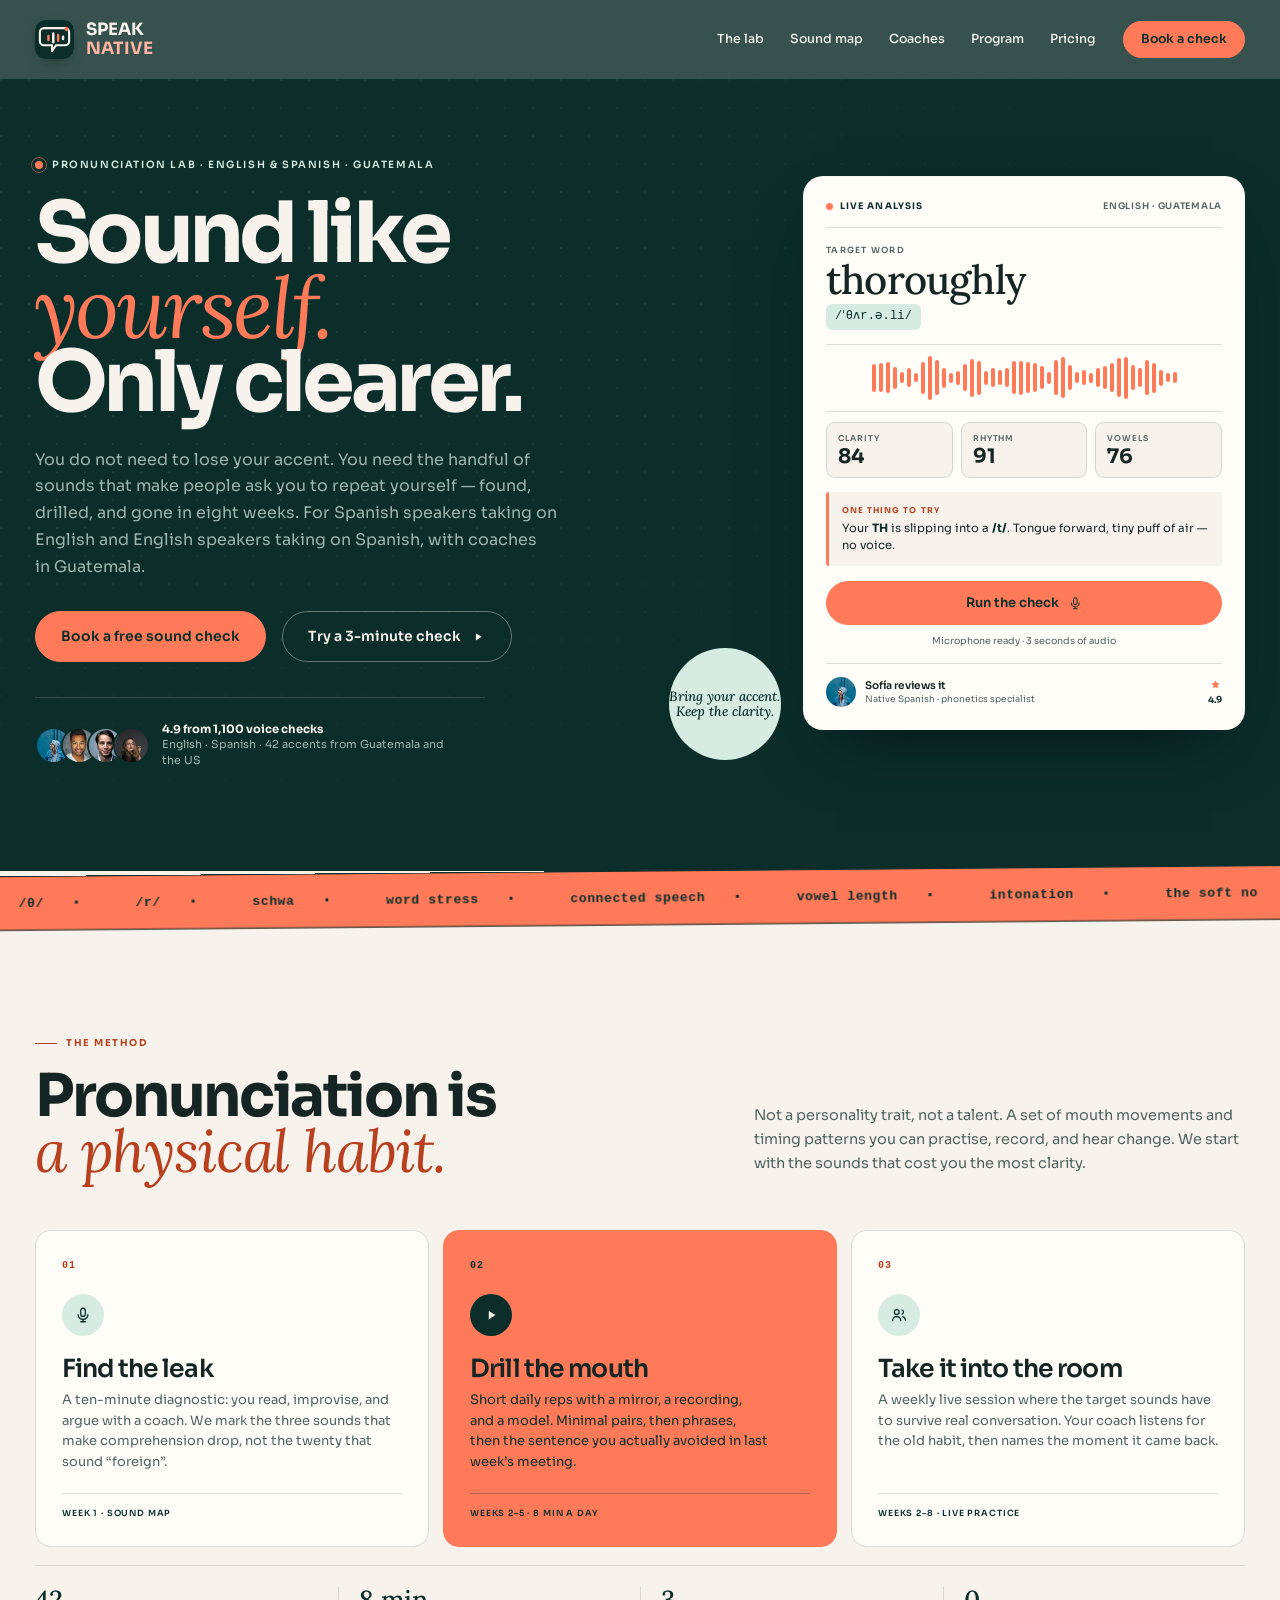
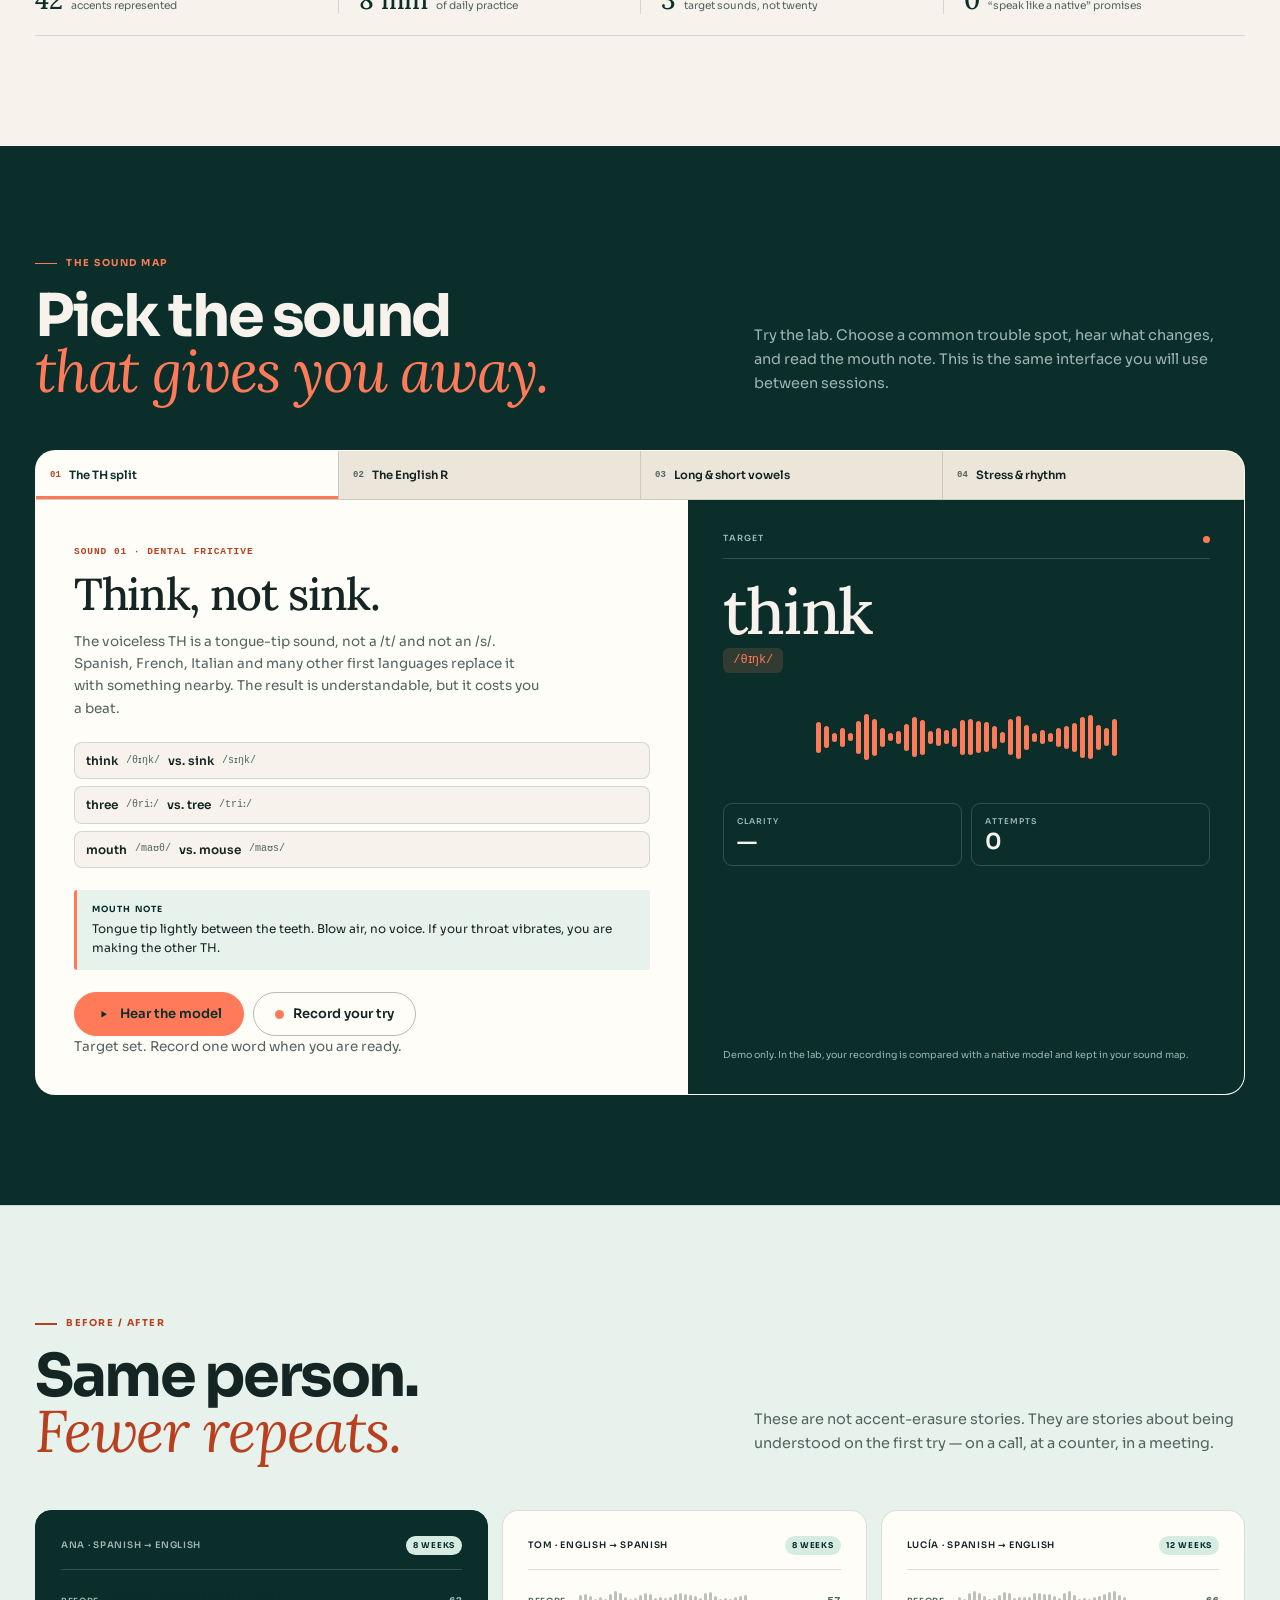
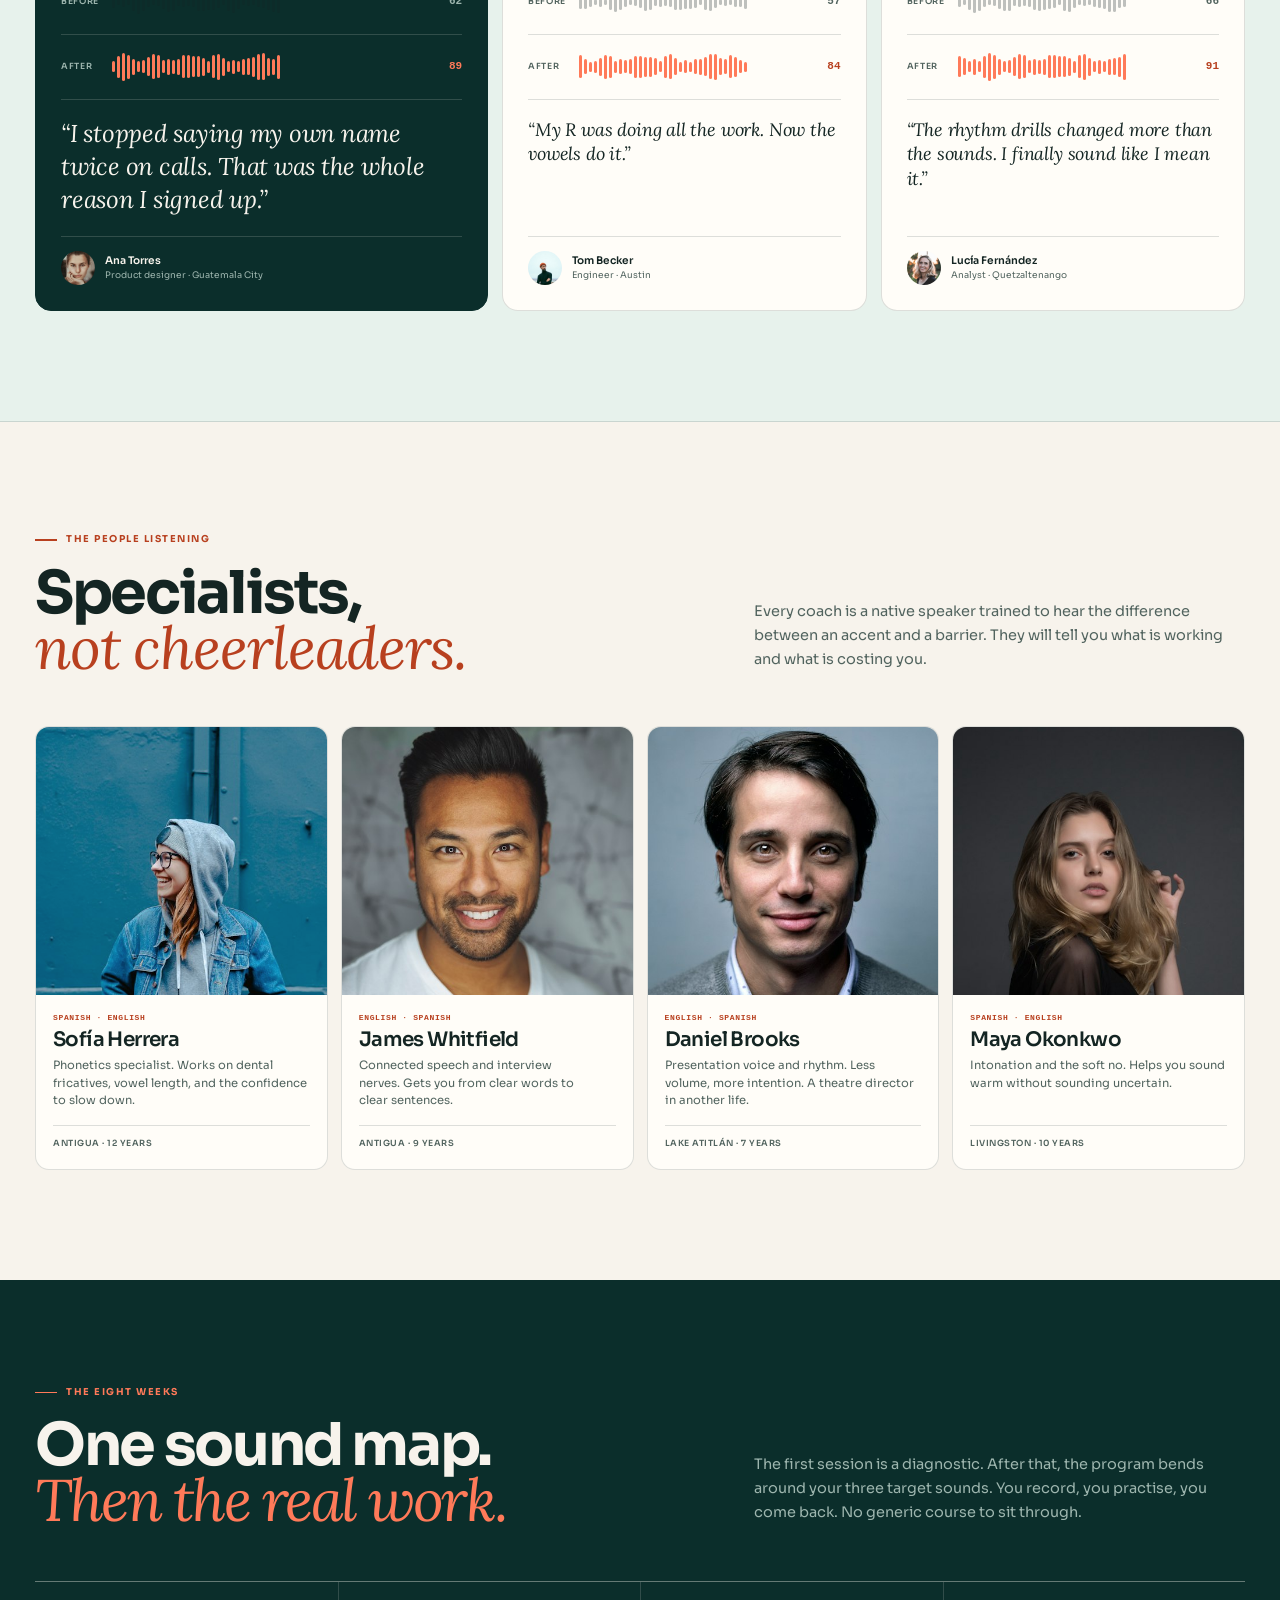
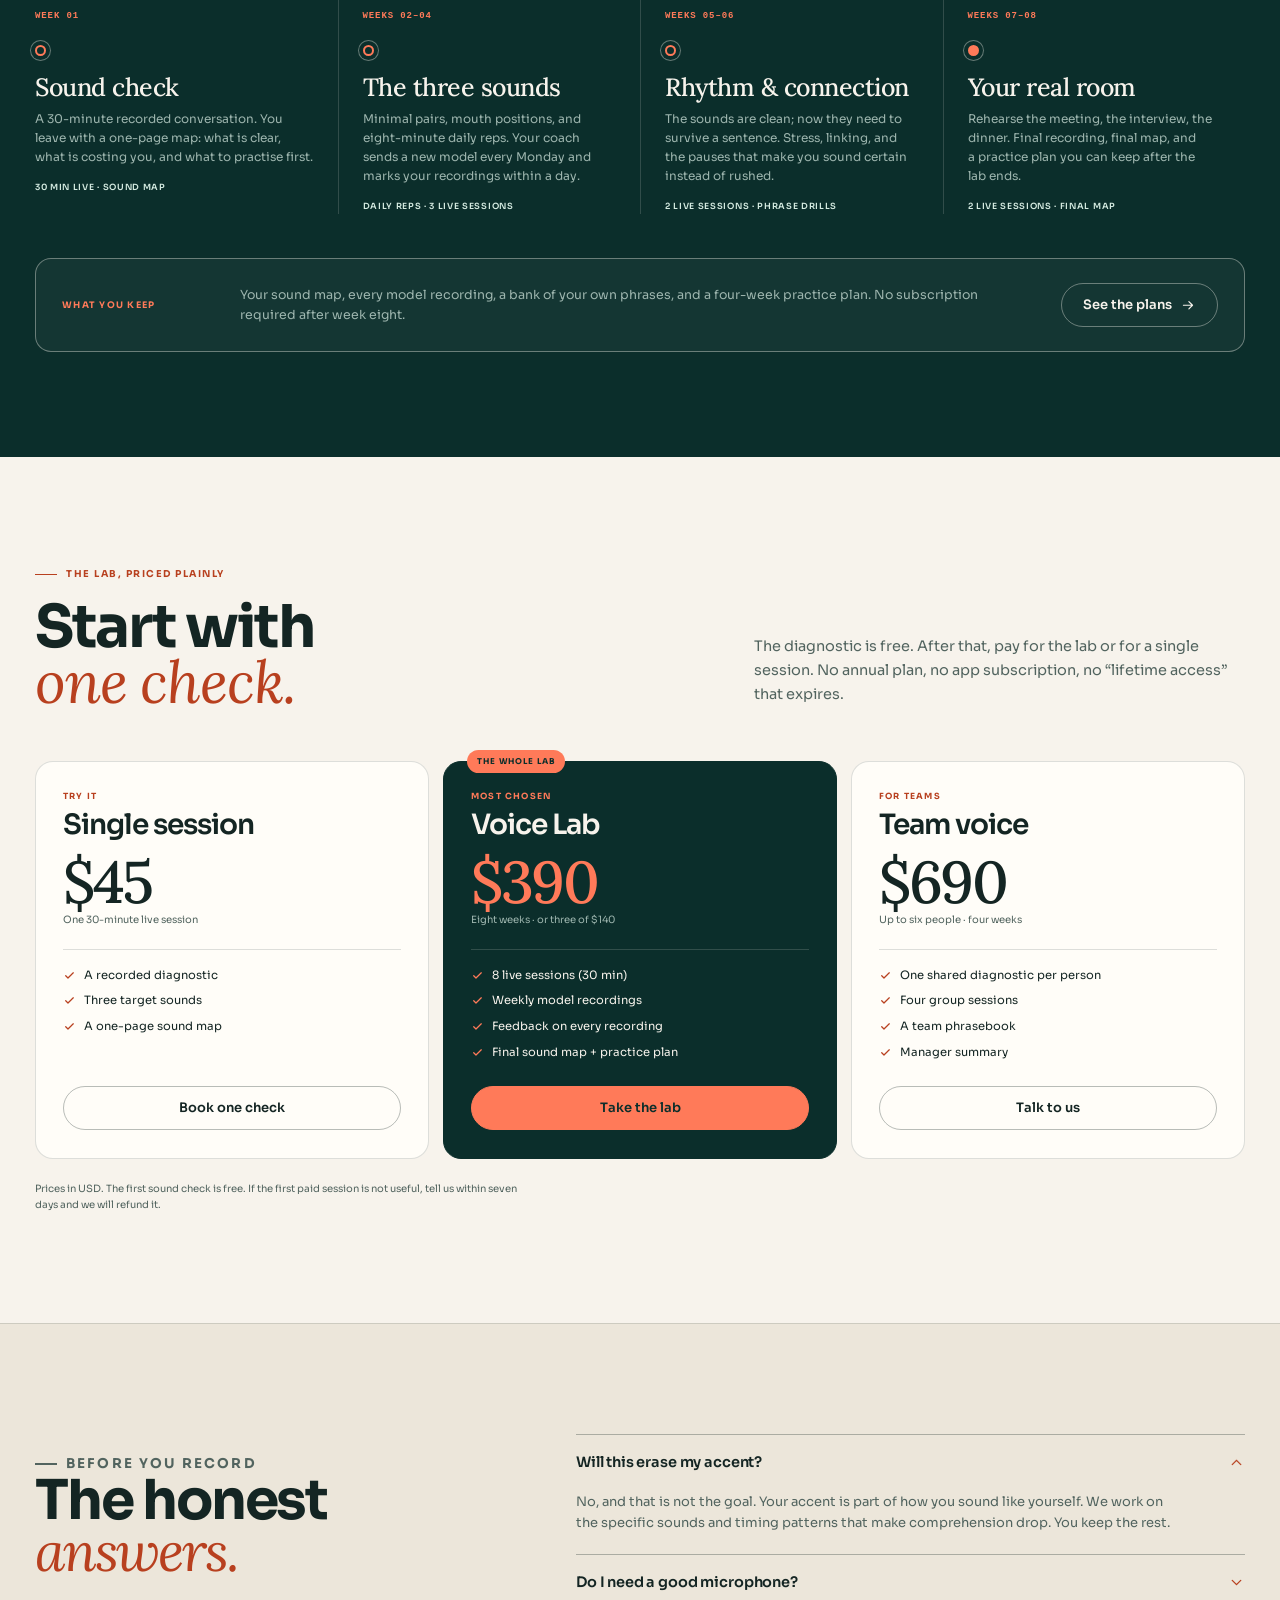
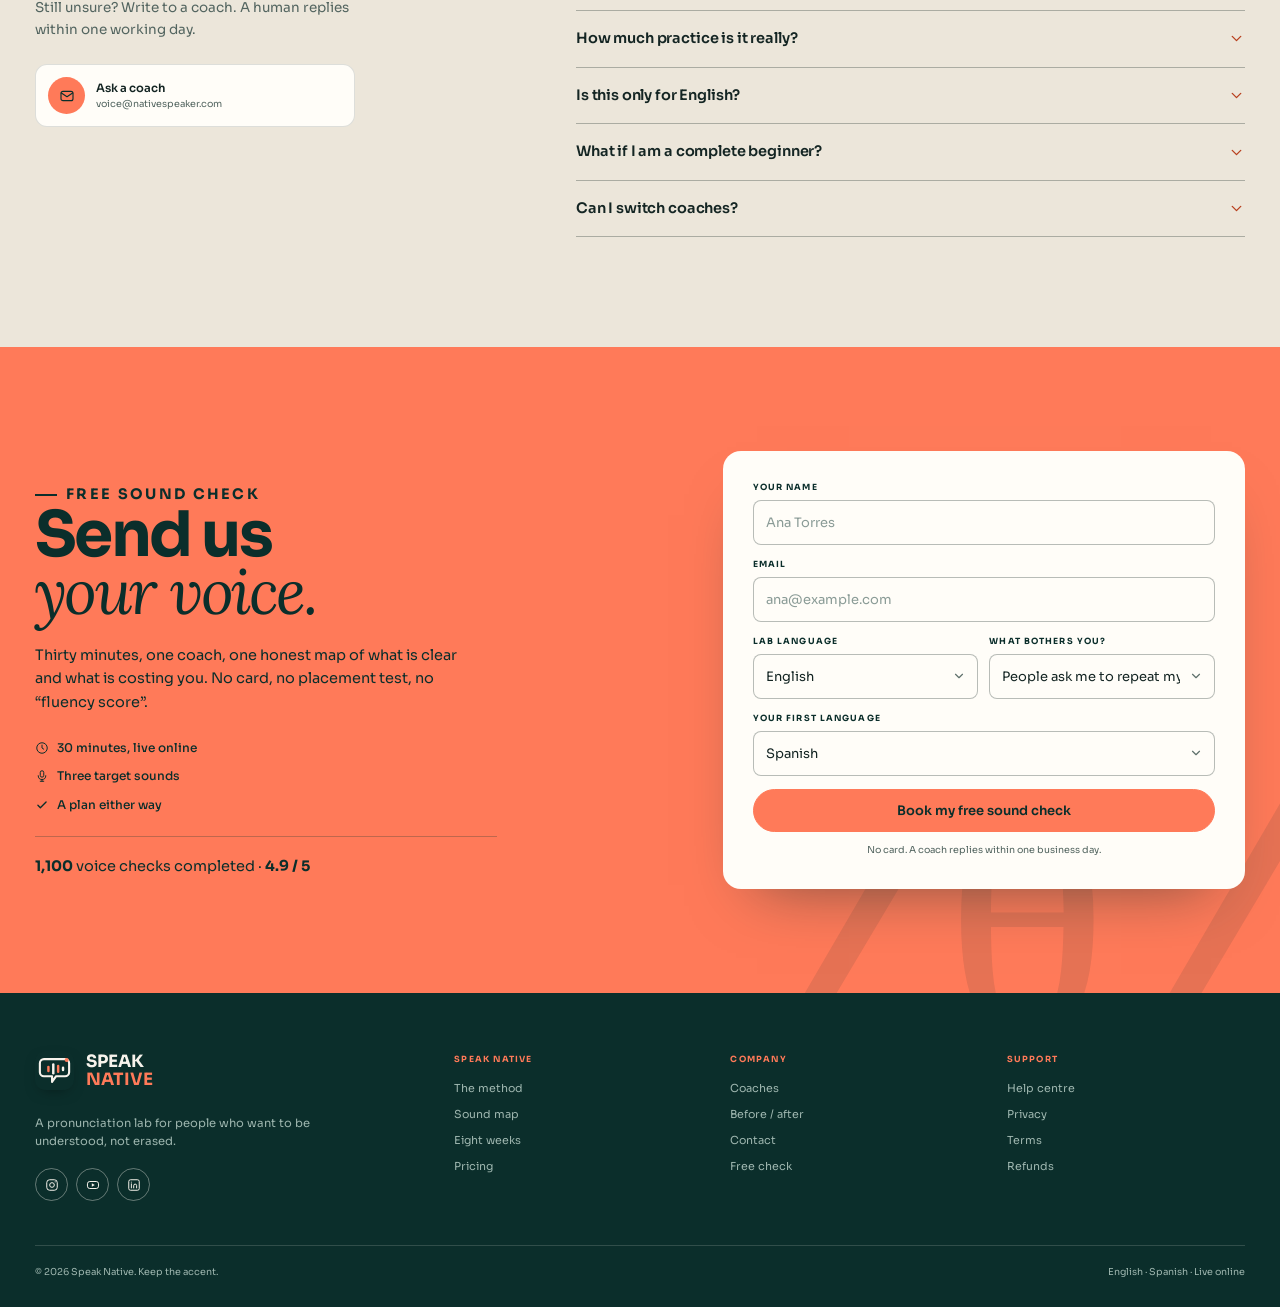
<file: speak-native/index.html>
<!DOCTYPE html>
<html lang="en">
<head>
  <meta charset="utf-8">
  <meta name="viewport" content="width=device-width, initial-scale=1">
  <title>Speak Native — Sound like yourself in another language</title>
  <meta name="description" content="A pronunciation and speaking lab with native coaches. Find the sounds that give you away, drill them for eight weeks, and keep your accent — just make it clear.">
  <meta name="theme-color" content="#0B2E2B">
  <meta property="og:title" content="Speak Native — Sound like yourself in another language">
  <meta property="og:description" content="A sound lab for language learners. Diagnostic, drills, rhythm, and a coach who listens closely.">
  <meta property="og:type" content="website">
  <link rel="icon" href="../assets/logos/voice.svg" type="image/svg+xml">
  <link rel="preconnect" href="https://fonts.googleapis.com">
  <link rel="preconnect" href="https://fonts.gstatic.com" crossorigin>
  <link href="https://fonts.googleapis.com/css2?family=Sora:wght@400;500;600;700;800&family=Lora:ital,wght@0,400;0,500;0,600;1,400;1,500&display=swap" rel="stylesheet">
  <link rel="stylesheet" href="styles.css">
</head>
<body>
  <a class="skip-link" href="#main">Skip to content</a>

  <svg class="svg-sprite" xmlns="http://www.w3.org/2000/svg" aria-hidden="true">
    <symbol id="i-arrow" viewBox="0 0 24 24"><path d="M4 12h15m-6-6 6 6-6 6" fill="none" stroke="currentColor" stroke-width="1.9" stroke-linecap="round" stroke-linejoin="round"/></symbol>
    <symbol id="i-check" viewBox="0 0 24 24"><path d="m5 12.5 4.2 4.2L19 7" fill="none" stroke="currentColor" stroke-width="2.3" stroke-linecap="round" stroke-linejoin="round"/></symbol>
    <symbol id="i-clock" viewBox="0 0 24 24"><circle cx="12" cy="12" r="9" fill="none" stroke="currentColor" stroke-width="1.7"/><path d="M12 7v5l3 2" fill="none" stroke="currentColor" stroke-width="1.7" stroke-linecap="round"/></symbol>
    <symbol id="i-mic" viewBox="0 0 24 24"><rect x="9" y="3" width="6" height="11" rx="3" fill="none" stroke="currentColor" stroke-width="1.7"/><path d="M5.5 11.5a6.5 6.5 0 0 0 13 0M12 18v3M9 21h6" fill="none" stroke="currentColor" stroke-width="1.7" stroke-linecap="round"/></symbol>
    <symbol id="i-play" viewBox="0 0 24 24"><path d="M9 6.5 18 12l-9 5.5v-11Z" fill="currentColor"/></symbol>
    <symbol id="i-pause" viewBox="0 0 24 24"><path d="M8 6h3v12H8zM13 6h3v12h-3z" fill="currentColor"/></symbol>
    <symbol id="i-users" viewBox="0 0 24 24"><circle cx="9" cy="8" r="3.2" fill="none" stroke="currentColor" stroke-width="1.7"/><path d="M3.5 19.5a5.5 5.5 0 0 1 11 0M16 5.3a3 3 0 0 1 0 5.6M17 14.2a5 5 0 0 1 3.5 4.7" fill="none" stroke="currentColor" stroke-width="1.7" stroke-linecap="round"/></symbol>
    <symbol id="i-star" viewBox="0 0 24 24"><path d="m12 3 2.78 5.63 6.22.9-4.5 4.39 1.06 6.2L12 17.2l-5.56 2.92 1.06-6.2L3 9.53l6.22-.9L12 3Z" fill="currentColor"/></symbol>
    <symbol id="i-chevron" viewBox="0 0 24 24"><path d="m6 9 6 6 6-6" fill="none" stroke="currentColor" stroke-width="1.9" stroke-linecap="round" stroke-linejoin="round"/></symbol>
    <symbol id="i-menu" viewBox="0 0 24 24"><path d="M4 7h16M4 12h16M4 17h16" fill="none" stroke="currentColor" stroke-width="1.9" stroke-linecap="round"/></symbol>
    <symbol id="i-close" viewBox="0 0 24 24"><path d="m6 6 12 12M18 6 6 18" fill="none" stroke="currentColor" stroke-width="1.9" stroke-linecap="round"/></symbol>
    <symbol id="i-mail" viewBox="0 0 24 24"><rect x="3" y="5" width="18" height="14" rx="3" fill="none" stroke="currentColor" stroke-width="1.7"/><path d="m3 7 9 6 9-6" fill="none" stroke="currentColor" stroke-width="1.7" stroke-linejoin="round"/></symbol>
    <symbol id="i-instagram" viewBox="0 0 24 24"><rect x="3" y="3" width="18" height="18" rx="5" fill="none" stroke="currentColor" stroke-width="1.7"/><circle cx="12" cy="12" r="4" fill="none" stroke="currentColor" stroke-width="1.7"/><circle cx="17.4" cy="6.6" r="1" fill="currentColor"/></symbol>
    <symbol id="i-youtube" viewBox="0 0 24 24"><rect x="2.5" y="6" width="19" height="12" rx="4" fill="none" stroke="currentColor" stroke-width="1.7"/><path d="m10 9 5 3-5 3V9Z" fill="currentColor"/></symbol>
    <symbol id="i-linkedin" viewBox="0 0 24 24"><rect x="3" y="3" width="18" height="18" rx="3" fill="none" stroke="currentColor" stroke-width="1.7"/><path d="M7.5 10v7M7.5 7.1v.1M11.5 17v-4a2.5 2.5 0 0 1 5 0v4" fill="none" stroke="currentColor" stroke-width="1.7" stroke-linecap="round"/></symbol>
  </svg>

  <header class="site-header" id="site-header">
    <div class="container nav-shell">
      <a class="brand" href="#top" aria-label="Speak Native home">
        <img class="brand-mark" src="../assets/logos/voice.svg" alt="" width="40" height="40">
        <span class="brand-name" aria-hidden="true">
          <span class="brand-line brand-line--top">SPEAK</span>
          <span class="brand-line brand-line--bottom">NATIVE</span>
        </span>
      </a>

      <nav class="nav-links" id="primary-nav" aria-label="Main navigation">
        <a href="#method">The lab</a>
        <a href="#sound-lab">Sound map</a>
        <a href="#coaches">Coaches</a>
        <a href="#program">Program</a>
        <a href="#pricing">Pricing</a>
        <a class="btn btn-coral nav-mobile-cta" href="#join">Book a check</a>
      </nav>

      <div class="nav-actions">
        <a class="btn btn-coral btn-sm nav-cta" href="#join">Book a check</a>
        <button class="nav-toggle" type="button" aria-expanded="false" aria-controls="primary-nav" aria-label="Open menu">
          <svg class="icon icon-menu" aria-hidden="true"><use href="#i-menu"></use></svg>
          <svg class="icon icon-close" aria-hidden="true"><use href="#i-close"></use></svg>
        </button>
      </div>
    </div>
  </header>

  <main id="main">
    <section class="hero" id="top">
      <div class="container hero-grid">
        <div class="hero-copy">
          <p class="kicker"><span aria-hidden="true"></span> Pronunciation lab · English &amp; Spanish · Guatemala</p>
          <h1>Sound like<br><em>yourself.</em><br>Only clearer.</h1>
          <p class="hero-lede">You do not need to lose your accent. You need the handful of sounds that make people ask you to repeat yourself — found, drilled, and gone in eight weeks. For Spanish speakers taking on English and English speakers taking on Spanish, with coaches in Guatemala.</p>
          <div class="hero-actions">
            <a class="btn btn-coral btn-lg" href="#join">Book a free sound check</a>
            <button class="btn btn-ghost btn-lg" type="button" id="hero-check">Try a 3-minute check <svg class="icon" aria-hidden="true"><use href="#i-play"></use></svg></button>
          </div>
          <div class="hero-proof">
            <div class="avatar-stack" aria-hidden="true">
              <img src="../assets/img/teacher-sofia.jpg" alt="">
              <img src="../assets/img/teacher-james.jpg" alt="">
              <img src="../assets/img/teacher-daniel.jpg" alt="">
              <img src="../assets/img/teacher-maya.jpg" alt="">
            </div>
            <p><strong>4.9 from 1,100 voice checks</strong><span>English · Spanish · 42 accents from Guatemala and the US</span></p>
          </div>
        </div>

        <div class="hero-stage">
          <div class="console" aria-label="Sample pronunciation check for the word thoroughly">
            <div class="console-top">
              <span class="console-live"><span aria-hidden="true"></span> Live analysis</span>
              <span class="console-lang">English · Guatemala</span>
            </div>

            <div class="console-target">
              <span class="console-label">Target word</span>
              <p class="console-word" id="hero-word">thoroughly</p>
              <span class="console-ipa" id="hero-ipa">/ˈθʌr.ə.li/</span>
            </div>

            <div class="wave wave--hero" id="hero-wave" aria-hidden="true"></div>

            <div class="console-meter">
              <div>
                <span>Clarity</span>
                <strong id="hero-score">84</strong>
              </div>
              <div>
                <span>Rhythm</span>
                <strong>91</strong>
              </div>
              <div>
                <span>Vowels</span>
                <strong>76</strong>
              </div>
            </div>

            <div class="console-feedback">
              <span class="feedback-tag">One thing to try</span>
              <p id="hero-feedback">Your <strong>TH</strong> is slipping into a <strong>/t/</strong>. Tongue forward, tiny puff of air — no voice.</p>
            </div>

            <button class="btn btn-coral btn-block" type="button" id="hero-run">Run the check <svg class="icon" aria-hidden="true"><use href="#i-mic"></use></svg></button>
            <p class="console-status" id="hero-status" aria-live="polite">Microphone ready · 3 seconds of audio</p>

            <div class="console-coach">
              <img src="../assets/img/teacher-sofia.jpg" alt="">
              <span><strong>Sofía reviews it</strong><span>Native Spanish · phonetics specialist</span></span>
              <span class="console-score"><svg class="icon" aria-hidden="true"><use href="#i-star"></use></svg> 4.9</span>
            </div>
          </div>

          <span class="hero-note">Bring your accent.<br>Keep the clarity.</span>
        </div>
      </div>
    </section>

    <div class="ticker" aria-hidden="true">
      <div class="ticker-track">
        <span>/θ/</span><span>/r/</span><span>schwa</span><span>word stress</span><span>connected speech</span><span>vowel length</span><span>intonation</span><span>the soft no</span>
        <span>/θ/</span><span>/r/</span><span>schwa</span><span>word stress</span><span>connected speech</span><span>vowel length</span><span>intonation</span><span>the soft no</span>
      </div>
    </div>

    <section class="section method" id="method">
      <div class="container">
        <div class="section-head section-head--split">
          <div>
            <p class="eyebrow">The method</p>
            <h2>Pronunciation is<br><em>a physical habit.</em></h2>
          </div>
          <p>Not a personality trait, not a talent. A set of mouth movements and timing patterns you can practise, record, and hear change. We start with the sounds that cost you the most clarity.</p>
        </div>

        <div class="pillar-grid">
          <article class="pillar">
            <span class="pillar-num">01</span>
            <span class="pillar-icon"><svg class="icon" aria-hidden="true"><use href="#i-mic"></use></svg></span>
            <h3>Find the leak</h3>
            <p>A ten-minute diagnostic: you read, improvise, and argue with a coach. We mark the three sounds that make comprehension drop, not the twenty that sound “foreign”.</p>
            <span class="pillar-meta">Week 1 · sound map</span>
          </article>
          <article class="pillar pillar--coral">
            <span class="pillar-num">02</span>
            <span class="pillar-icon"><svg class="icon" aria-hidden="true"><use href="#i-play"></use></svg></span>
            <h3>Drill the mouth</h3>
            <p>Short daily reps with a mirror, a recording, and a model. Minimal pairs, then phrases, then the sentence you actually avoided in last week’s meeting.</p>
            <span class="pillar-meta">Weeks 2–5 · 8 min a day</span>
          </article>
          <article class="pillar">
            <span class="pillar-num">03</span>
            <span class="pillar-icon"><svg class="icon" aria-hidden="true"><use href="#i-users"></use></svg></span>
            <h3>Take it into the room</h3>
            <p>A weekly live session where the target sounds have to survive real conversation. Your coach listens for the old habit, then names the moment it came back.</p>
            <span class="pillar-meta">Weeks 2–8 · live practice</span>
          </article>
        </div>

        <div class="method-strip">
          <p><strong>42</strong> accents represented</p>
          <p><strong>8 min</strong> of daily practice</p>
          <p><strong>3</strong> target sounds, not twenty</p>
          <p><strong>0</strong> “speak like a native” promises</p>
        </div>
      </div>
    </section>

    <section class="section lab" id="sound-lab">
      <div class="container">
        <div class="section-head section-head--split">
          <div>
            <p class="eyebrow">The sound map</p>
            <h2>Pick the sound<br><em>that gives you away.</em></h2>
          </div>
          <p>Try the lab. Choose a common trouble spot, hear what changes, and read the mouth note. This is the same interface you will use between sessions.</p>
        </div>

        <div class="lab-shell">
          <div class="lab-tabs" role="tablist" aria-label="Choose a target sound">
            <button class="lab-tab is-active" type="button" role="tab" id="lab-tab-th" aria-selected="true" aria-controls="lab-panel" data-sound="th">
              <span>01</span> The TH split
            </button>
            <button class="lab-tab" type="button" role="tab" id="lab-tab-r" aria-selected="false" aria-controls="lab-panel" data-sound="r" tabindex="-1">
              <span>02</span> The English R
            </button>
            <button class="lab-tab" type="button" role="tab" id="lab-tab-vowels" aria-selected="false" aria-controls="lab-panel" data-sound="vowels" tabindex="-1">
              <span>03</span> Long &amp; short vowels
            </button>
            <button class="lab-tab" type="button" role="tab" id="lab-tab-rhythm" aria-selected="false" aria-controls="lab-panel" data-sound="rhythm" tabindex="-1">
              <span>04</span> Stress &amp; rhythm
            </button>
          </div>

          <div class="lab-panel" id="lab-panel" role="tabpanel" aria-labelledby="lab-tab-th">
            <div class="lab-copy">
              <span class="lab-kicker" id="lab-kicker">Sound 01 · dental fricative</span>
              <h3 id="lab-title">Think, not sink.</h3>
              <p id="lab-desc">The voiceless TH is a tongue-tip sound, not a /t/ and not an /s/. Spanish, French, Italian and many other first languages replace it with something nearby. The result is understandable, but it costs you a beat.</p>

              <ul class="lab-pairs" id="lab-pairs">
                <li>think <span>/θɪŋk/</span> vs. sink <span>/sɪŋk/</span></li>
                <li>three <span>/θriː/</span> vs. tree <span>/triː/</span></li>
                <li>mouth <span>/maʊθ/</span> vs. mouse <span>/maʊs/</span></li>
              </ul>

              <div class="lab-tip">
                <span class="lab-tip-label">Mouth note</span>
                <p id="lab-tip">Tongue tip lightly between the teeth. Blow air, no voice. If your throat vibrates, you are making the other TH.</p>
              </div>

              <div class="lab-actions">
                <button class="btn btn-coral" type="button" id="lab-play">
                  <svg class="icon" aria-hidden="true"><use href="#i-play"></use></svg> Hear the model
                </button>
                <button class="btn btn-ghost-dark" type="button" id="lab-record">
                  <span class="record-dot" aria-hidden="true"></span> Record your try
                </button>
              </div>
              <p class="lab-status" id="lab-status" aria-live="polite">Choose a sound, then record one word.</p>
            </div>

            <div class="lab-console">
              <div class="lab-console-head">
                <span>Target</span>
                <span class="lab-console-dot" aria-hidden="true"></span>
              </div>
              <div class="lab-word-row">
                <p class="lab-word" id="lab-word">think</p>
                <span class="lab-ipa" id="lab-ipa">/θɪŋk/</span>
              </div>
              <div class="wave wave--lab" id="lab-wave" aria-hidden="true"></div>
              <div class="lab-meter">
                <div><span>Clarity</span><strong id="lab-score">—</strong></div>
                <div><span>Attempts</span><strong id="lab-attempts">0</strong></div>
              </div>
              <div class="lab-verdict" id="lab-verdict" hidden>
                <span class="verdict-tag">Coach note</span>
                <p id="lab-verdict-text"></p>
              </div>
              <p class="lab-console-note">Demo only. In the lab, your recording is compared with a native model and kept in your sound map.</p>
            </div>
          </div>
        </div>
      </div>
    </section>

    <section class="section proof" id="proof">
      <div class="container">
        <div class="section-head section-head--split">
          <div>
            <p class="eyebrow">Before / after</p>
            <h2>Same person.<br><em>Fewer repeats.</em></h2>
          </div>
          <p>These are not accent-erasure stories. They are stories about being understood on the first try — on a call, at a counter, in a meeting.</p>
        </div>

        <div class="proof-grid">
          <article class="before-after before-after--feature">
            <header class="ba-head">
              <span>Ana · Spanish → English</span>
              <span class="ba-weeks">8 weeks</span>
            </header>
            <div class="ba-row">
              <span class="ba-label">Before</span>
              <div class="wave wave--before" id="wave-before-1" aria-hidden="true"></div>
              <span class="ba-score">62</span>
            </div>
            <div class="ba-row">
              <span class="ba-label">After</span>
              <div class="wave wave--after" id="wave-after-1" aria-hidden="true"></div>
              <span class="ba-score ba-score--good">89</span>
            </div>
            <blockquote>“I stopped saying my own name twice on calls. That was the whole reason I signed up.”</blockquote>
            <footer>
              <img src="../assets/img/testimonial-1.jpg" alt="Portrait of Ana Torres" loading="lazy">
              <span><strong>Ana Torres</strong><span>Product designer · Guatemala City</span></span>
            </footer>
          </article>

          <article class="before-after">
            <header class="ba-head">
              <span>Tom · English → Spanish</span>
              <span class="ba-weeks">8 weeks</span>
            </header>
            <div class="ba-row">
              <span class="ba-label">Before</span>
              <div class="wave wave--before" id="wave-before-2" aria-hidden="true"></div>
              <span class="ba-score">57</span>
            </div>
            <div class="ba-row">
              <span class="ba-label">After</span>
              <div class="wave wave--after" id="wave-after-2" aria-hidden="true"></div>
              <span class="ba-score ba-score--good">84</span>
            </div>
            <blockquote>“My R was doing all the work. Now the vowels do it.”</blockquote>
            <footer>
              <img src="../assets/img/testimonial-3.jpg" alt="Portrait of Tom Becker" loading="lazy">
              <span><strong>Tom Becker</strong><span>Engineer · Austin</span></span>
            </footer>
          </article>

          <article class="before-after">
            <header class="ba-head">
              <span>Lucía · Spanish → English</span>
              <span class="ba-weeks">12 weeks</span>
            </header>
            <div class="ba-row">
              <span class="ba-label">Before</span>
              <div class="wave wave--before" id="wave-before-3" aria-hidden="true"></div>
              <span class="ba-score">66</span>
            </div>
            <div class="ba-row">
              <span class="ba-label">After</span>
              <div class="wave wave--after" id="wave-after-3" aria-hidden="true"></div>
              <span class="ba-score ba-score--good">91</span>
            </div>
            <blockquote>“The rhythm drills changed more than the sounds. I finally sound like I mean it.”</blockquote>
            <footer>
              <img src="../assets/img/testimonial-2.jpg" alt="Portrait of Lucía Fernández" loading="lazy">
              <span><strong>Lucía Fernández</strong><span>Analyst · Quetzaltenango</span></span>
            </footer>
          </article>
        </div>
      </div>
    </section>

    <section class="section coaches" id="coaches">
      <div class="container">
        <div class="section-head section-head--split">
          <div>
            <p class="eyebrow">The people listening</p>
            <h2>Specialists,<br><em>not cheerleaders.</em></h2>
          </div>
          <p>Every coach is a native speaker trained to hear the difference between an accent and a barrier. They will tell you what is working and what is costing you.</p>
        </div>

        <div class="coach-grid">
          <article class="coach">
            <div class="coach-photo">
              <img src="../assets/img/teacher-sofia.jpg" alt="Portrait of Sofía, a Speak Native coach" loading="lazy">
            </div>
            <div class="coach-body">
              <span class="coach-lang">Spanish · English</span>
              <h3>Sofía Herrera</h3>
              <p>Phonetics specialist. Works on dental fricatives, vowel length, and the confidence to slow down.</p>
              <span class="coach-tag">Antigua · 12 years</span>
            </div>
          </article>
          <article class="coach">
            <div class="coach-photo">
              <img src="../assets/img/teacher-james.jpg" alt="Portrait of James, a Speak Native coach" loading="lazy">
            </div>
            <div class="coach-body">
              <span class="coach-lang">English · Spanish</span>
              <h3>James Whitfield</h3>
              <p>Connected speech and interview nerves. Gets you from clear words to clear sentences.</p>
              <span class="coach-tag">Antigua · 9 years</span>
            </div>
          </article>
          <article class="coach">
            <div class="coach-photo">
              <img src="../assets/img/teacher-daniel.jpg" alt="Portrait of Daniel, a Speak Native coach" loading="lazy">
            </div>
            <div class="coach-body">
              <span class="coach-lang">English · Spanish</span>
              <h3>Daniel Brooks</h3>
              <p>Presentation voice and rhythm. Less volume, more intention. A theatre director in another life.</p>
              <span class="coach-tag">Lake Atitlán · 7 years</span>
            </div>
          </article>
          <article class="coach">
            <div class="coach-photo">
              <img src="../assets/img/teacher-maya.jpg" alt="Portrait of Maya, a Speak Native coach" loading="lazy">
            </div>
            <div class="coach-body">
              <span class="coach-lang">Spanish · English</span>
              <h3>Maya Okonkwo</h3>
              <p>Intonation and the soft no. Helps you sound warm without sounding uncertain.</p>
              <span class="coach-tag">Livingston · 10 years</span>
            </div>
          </article>
        </div>
      </div>
    </section>

    <section class="program" id="program">
      <div class="container">
        <div class="program-head">
          <div>
            <p class="eyebrow">The eight weeks</p>
            <h2>One sound map.<br><em>Then the real work.</em></h2>
          </div>
          <p>The first session is a diagnostic. After that, the program bends around your three target sounds. You record, you practise, you come back. No generic course to sit through.</p>
        </div>

        <ol class="program-track">
          <li class="program-step">
            <span class="program-week">Week 01</span>
            <span class="program-dot" aria-hidden="true"></span>
            <h3>Sound check</h3>
            <p>A 30-minute recorded conversation. You leave with a one-page map: what is clear, what is costing you, and what to practise first.</p>
            <span class="program-meta">30 min live · sound map</span>
          </li>
          <li class="program-step">
            <span class="program-week">Weeks 02–04</span>
            <span class="program-dot" aria-hidden="true"></span>
            <h3>The three sounds</h3>
            <p>Minimal pairs, mouth positions, and eight-minute daily reps. Your coach sends a new model every Monday and marks your recordings within a day.</p>
            <span class="program-meta">Daily reps · 3 live sessions</span>
          </li>
          <li class="program-step">
            <span class="program-week">Weeks 05–06</span>
            <span class="program-dot" aria-hidden="true"></span>
            <h3>Rhythm &amp; connection</h3>
            <p>The sounds are clean; now they need to survive a sentence. Stress, linking, and the pauses that make you sound certain instead of rushed.</p>
            <span class="program-meta">2 live sessions · phrase drills</span>
          </li>
          <li class="program-step">
            <span class="program-week">Weeks 07–08</span>
            <span class="program-dot" aria-hidden="true"></span>
            <h3>Your real room</h3>
            <p>Rehearse the meeting, the interview, the dinner. Final recording, final map, and a practice plan you can keep after the lab ends.</p>
            <span class="program-meta">2 live sessions · final map</span>
          </li>
        </ol>

        <div class="program-note">
          <span class="program-note-label">What you keep</span>
          <p>Your sound map, every model recording, a bank of your own phrases, and a four-week practice plan. No subscription required after week eight.</p>
          <a class="btn btn-ghost-dark" href="#pricing">See the plans <svg class="icon" aria-hidden="true"><use href="#i-arrow"></use></svg></a>
        </div>
      </div>
    </section>

    <section class="section pricing" id="pricing">
      <div class="container">
        <div class="section-head section-head--split">
          <div>
            <p class="eyebrow">The lab, priced plainly</p>
            <h2>Start with<br><em>one check.</em></h2>
          </div>
          <p>The diagnostic is free. After that, pay for the lab or for a single session. No annual plan, no app subscription, no “lifetime access” that expires.</p>
        </div>

        <div class="price-grid">
          <article class="price">
            <span class="price-label">Try it</span>
            <h3>Single session</h3>
            <p class="price-amount">$45</p>
            <p class="price-note">One 30-minute live session</p>
            <ul class="price-list">
              <li><svg class="icon" aria-hidden="true"><use href="#i-check"></use></svg> A recorded diagnostic</li>
              <li><svg class="icon" aria-hidden="true"><use href="#i-check"></use></svg> Three target sounds</li>
              <li><svg class="icon" aria-hidden="true"><use href="#i-check"></use></svg> A one-page sound map</li>
            </ul>
            <a class="btn btn-outline btn-block js-choose-plan" href="#join" data-plan="Single session · $45">Book one check</a>
          </article>

          <article class="price price--feature">
            <span class="price-flag">The whole lab</span>
            <span class="price-label">Most chosen</span>
            <h3>Voice Lab</h3>
            <p class="price-amount">$390</p>
            <p class="price-note">Eight weeks · or three of $140</p>
            <ul class="price-list">
              <li><svg class="icon" aria-hidden="true"><use href="#i-check"></use></svg> 8 live sessions (30 min)</li>
              <li><svg class="icon" aria-hidden="true"><use href="#i-check"></use></svg> Weekly model recordings</li>
              <li><svg class="icon" aria-hidden="true"><use href="#i-check"></use></svg> Feedback on every recording</li>
              <li><svg class="icon" aria-hidden="true"><use href="#i-check"></use></svg> Final sound map + practice plan</li>
            </ul>
            <a class="btn btn-coral btn-block js-choose-plan" href="#join" data-plan="Voice Lab · $390">Take the lab</a>
          </article>

          <article class="price">
            <span class="price-label">For teams</span>
            <h3>Team voice</h3>
            <p class="price-amount">$690</p>
            <p class="price-note">Up to six people · four weeks</p>
            <ul class="price-list">
              <li><svg class="icon" aria-hidden="true"><use href="#i-check"></use></svg> One shared diagnostic per person</li>
              <li><svg class="icon" aria-hidden="true"><use href="#i-check"></use></svg> Four group sessions</li>
              <li><svg class="icon" aria-hidden="true"><use href="#i-check"></use></svg> A team phrasebook</li>
              <li><svg class="icon" aria-hidden="true"><use href="#i-check"></use></svg> Manager summary</li>
            </ul>
            <a class="btn btn-outline btn-block js-choose-plan" href="#join" data-plan="Team voice · $690">Talk to us</a>
          </article>
        </div>
        <p class="pricing-foot">Prices in USD. The first sound check is free. If the first paid session is not useful, tell us within seven days and we will refund it.</p>
      </div>
    </section>

    <section class="section faq" id="faq">
      <div class="container faq-grid">
        <div class="faq-copy">
          <p class="eyebrow">Before you record</p>
          <h2>The honest<br><em>answers.</em></h2>
          <p>Still unsure? Write to a coach. A human replies within one working day.</p>
          <a class="contact-card" href="mailto:voice@nativespeaker.com">
            <span class="contact-icon"><svg class="icon" aria-hidden="true"><use href="#i-mail"></use></svg></span>
            <span><strong>Ask a coach</strong><span>voice@nativespeaker.com</span></span>
          </a>
        </div>

        <div class="faq-list">
          <div class="faq-item is-open">
            <h3><button class="faq-question" type="button" aria-expanded="true" aria-controls="voice-faq-1">Will this erase my accent?<svg class="icon" aria-hidden="true"><use href="#i-chevron"></use></svg></button></h3>
            <div class="faq-panel" id="voice-faq-1" aria-hidden="true"><div><p>No, and that is not the goal. Your accent is part of how you sound like yourself. We work on the specific sounds and timing patterns that make comprehension drop. You keep the rest.</p></div></div>
          </div>
          <div class="faq-item">
            <h3><button class="faq-question" type="button" aria-expanded="false" aria-controls="voice-faq-2">Do I need a good microphone?<svg class="icon" aria-hidden="true"><use href="#i-chevron"></use></svg></button></h3>
            <div class="faq-panel" id="voice-faq-2" aria-hidden="true" inert><div><p>A phone or laptop microphone is enough for the diagnostic. If your room is noisy, record in a smaller space or under a blanket — seriously. We care about the sounds, not the studio.</p></div></div>
          </div>
          <div class="faq-item">
            <h3><button class="faq-question" type="button" aria-expanded="false" aria-controls="voice-faq-3">How much practice is it really?<svg class="icon" aria-hidden="true"><use href="#i-chevron"></use></svg></button></h3>
            <div class="faq-panel" id="voice-faq-3" aria-hidden="true" inert><div><p>Eight minutes a day, five days a week, plus one 30-minute live session. The daily reps are short on purpose. Consistency matters more than a long Sunday session.</p></div></div>
          </div>
          <div class="faq-item">
            <h3><button class="faq-question" type="button" aria-expanded="false" aria-controls="voice-faq-4">Is this only for English?<svg class="icon" aria-hidden="true"><use href="#i-chevron"></use></svg></button></h3>
            <div class="faq-panel" id="voice-faq-4" aria-hidden="true" inert><div><p>English and Spanish are the two lab languages. Spanish covers the vowel system, the trill and tap, and the rhythm traps that make English speakers sound flat.</p></div></div>
          </div>
          <div class="faq-item">
            <h3><button class="faq-question" type="button" aria-expanded="false" aria-controls="voice-faq-5">What if I am a complete beginner?<svg class="icon" aria-hidden="true"><use href="#i-chevron"></use></svg></button></h3>
            <div class="faq-panel" id="voice-faq-5" aria-hidden="true" inert><div><p>Pronunciation work is most useful once you can hold a basic conversation. If you are below A2, start with a general class and come back when you have a little more language to shape.</p></div></div>
          </div>
          <div class="faq-item">
            <h3><button class="faq-question" type="button" aria-expanded="false" aria-controls="voice-faq-6">Can I switch coaches?<svg class="icon" aria-hidden="true"><use href="#i-chevron"></use></svg></button></h3>
            <div class="faq-panel" id="voice-faq-6" aria-hidden="true" inert><div><p>Yes, once during the lab. Your sound map, recordings, and coach notes move with you, so you do not start over.</p></div></div>
          </div>
        </div>
      </div>
    </section>

    <section class="join" id="join">
      <div class="container join-grid">
        <div class="join-copy">
          <p class="eyebrow">Free sound check</p>
          <h2>Send us<br><em>your voice.</em></h2>
          <p>Thirty minutes, one coach, one honest map of what is clear and what is costing you. No card, no placement test, no “fluency score”.</p>
          <ul class="join-list">
            <li><svg class="icon" aria-hidden="true"><use href="#i-clock"></use></svg> 30 minutes, live online</li>
            <li><svg class="icon" aria-hidden="true"><use href="#i-mic"></use></svg> Three target sounds</li>
            <li><svg class="icon" aria-hidden="true"><use href="#i-check"></use></svg> A plan either way</li>
          </ul>
          <p class="join-proof"><strong>1,100</strong> voice checks completed · <strong>4.9 / 5</strong></p>
        </div>

        <div class="join-card">
          <p class="selection-note" id="selection-note" hidden></p>

          <form id="join-form" novalidate>
            <div class="field">
              <label for="join-name">Your name</label>
              <input id="join-name" name="name" type="text" autocomplete="name" placeholder="Ana Torres">
            </div>
            <div class="field">
              <label for="join-email">Email</label>
              <input id="join-email" name="email" type="email" autocomplete="email" placeholder="ana@example.com">
            </div>
            <div class="field-row">
              <div class="field">
                <label for="join-language">Lab language</label>
                <select id="join-language" name="language">
                  <option value="English">English</option>
                  <option value="Spanish">Spanish</option>
                </select>
              </div>
              <div class="field">
                <label for="join-focus">What bothers you?</label>
                <select id="join-focus" name="focus">
                  <option value="People ask me to repeat myself">People ask me to repeat myself</option>
                  <option value="I avoid certain words">I avoid certain words</option>
                  <option value="I sound rushed or flat">I sound rushed or flat</option>
                  <option value="I want to sound more certain">I want to sound more certain</option>
                  <option value="Not sure — surprise me">Not sure — surprise me</option>
                </select>
              </div>
            </div>
            <div class="field">
              <label for="join-accent">Your first language</label>
              <select id="join-accent" name="accent">
                <option value="Spanish">Spanish</option>
                <option value="English">English</option>
                <option value="Portuguese">Portuguese</option>
                <option value="French">French</option>
                <option value="Italian">Italian</option>
                <option value="German">German</option>
                <option value="Another language">Another language</option>
              </select>
            </div>
            <p class="form-error" id="form-error" role="alert" hidden></p>
            <button class="btn btn-coral btn-block" type="submit">Book my free sound check</button>
            <p class="form-note">No card. A coach replies within one business day.</p>
          </form>

          <div class="join-success" id="join-success" hidden aria-live="polite">
            <span class="success-mark"><svg class="icon" aria-hidden="true"><use href="#i-check"></use></svg></span>
            <h3>Ready when you are, <span id="success-name">Ana</span>.</h3>
            <p>We will email <strong id="success-email">ana@example.com</strong> with times for your <span id="success-language">English</span> sound check.</p>
            <p class="success-next">Bring one sentence you always avoid saying out loud. We will start there.</p>
            <button class="btn btn-outline" id="join-again" type="button">Book another check</button>
          </div>
        </div>
      </div>
    </section>
  </main>

  <footer class="site-footer">
    <div class="container">
      <div class="footer-grid">
        <div class="footer-brand">
          <a class="brand brand--footer" href="#top" aria-label="Speak Native home">
            <img class="brand-mark" src="../assets/logos/voice.svg" alt="" width="40" height="40">
            <span class="brand-name" aria-hidden="true">
              <span class="brand-line brand-line--top">SPEAK</span>
              <span class="brand-line brand-line--bottom">NATIVE</span>
            </span>
          </a>
          <p>A pronunciation lab for people who want to be understood, not erased.</p>
          <div class="socials">
            <a href="https://instagram.com" aria-label="Speak Native on Instagram" target="_blank" rel="noopener"><svg class="icon" aria-hidden="true"><use href="#i-instagram"></use></svg></a>
            <a href="https://youtube.com" aria-label="Speak Native on YouTube" target="_blank" rel="noopener"><svg class="icon" aria-hidden="true"><use href="#i-youtube"></use></svg></a>
            <a href="https://linkedin.com" aria-label="Speak Native on LinkedIn" target="_blank" rel="noopener"><svg class="icon" aria-hidden="true"><use href="#i-linkedin"></use></svg></a>
          </div>
        </div>
        <div class="footer-col">
          <h3>Speak Native</h3>
          <a href="#method">The method</a>
          <a href="#sound-lab">Sound map</a>
          <a href="#program">Eight weeks</a>
          <a href="#pricing">Pricing</a>
        </div>
        <div class="footer-col">
          <h3>Company</h3>
          <a href="#coaches">Coaches</a>
          <a href="#proof">Before / after</a>
          <a href="mailto:voice@nativespeaker.com">Contact</a>
          <a href="#join">Free check</a>
        </div>
        <div class="footer-col">
          <h3>Support</h3>
          <a href="#faq">Help centre</a>
          <a href="#faq">Privacy</a>
          <a href="#faq">Terms</a>
          <a href="#faq">Refunds</a>
        </div>
      </div>
      <div class="footer-bottom">
        <p>© <span id="year">2026</span> Speak Native. Keep the accent.</p>
        <span>English · Spanish · Live online</span>
      </div>
    </div>
  </footer>

  <script src="script.js"></script>
  <script src="../assets/brand-fit.js" defer></script>
</body>
</html>
</file>
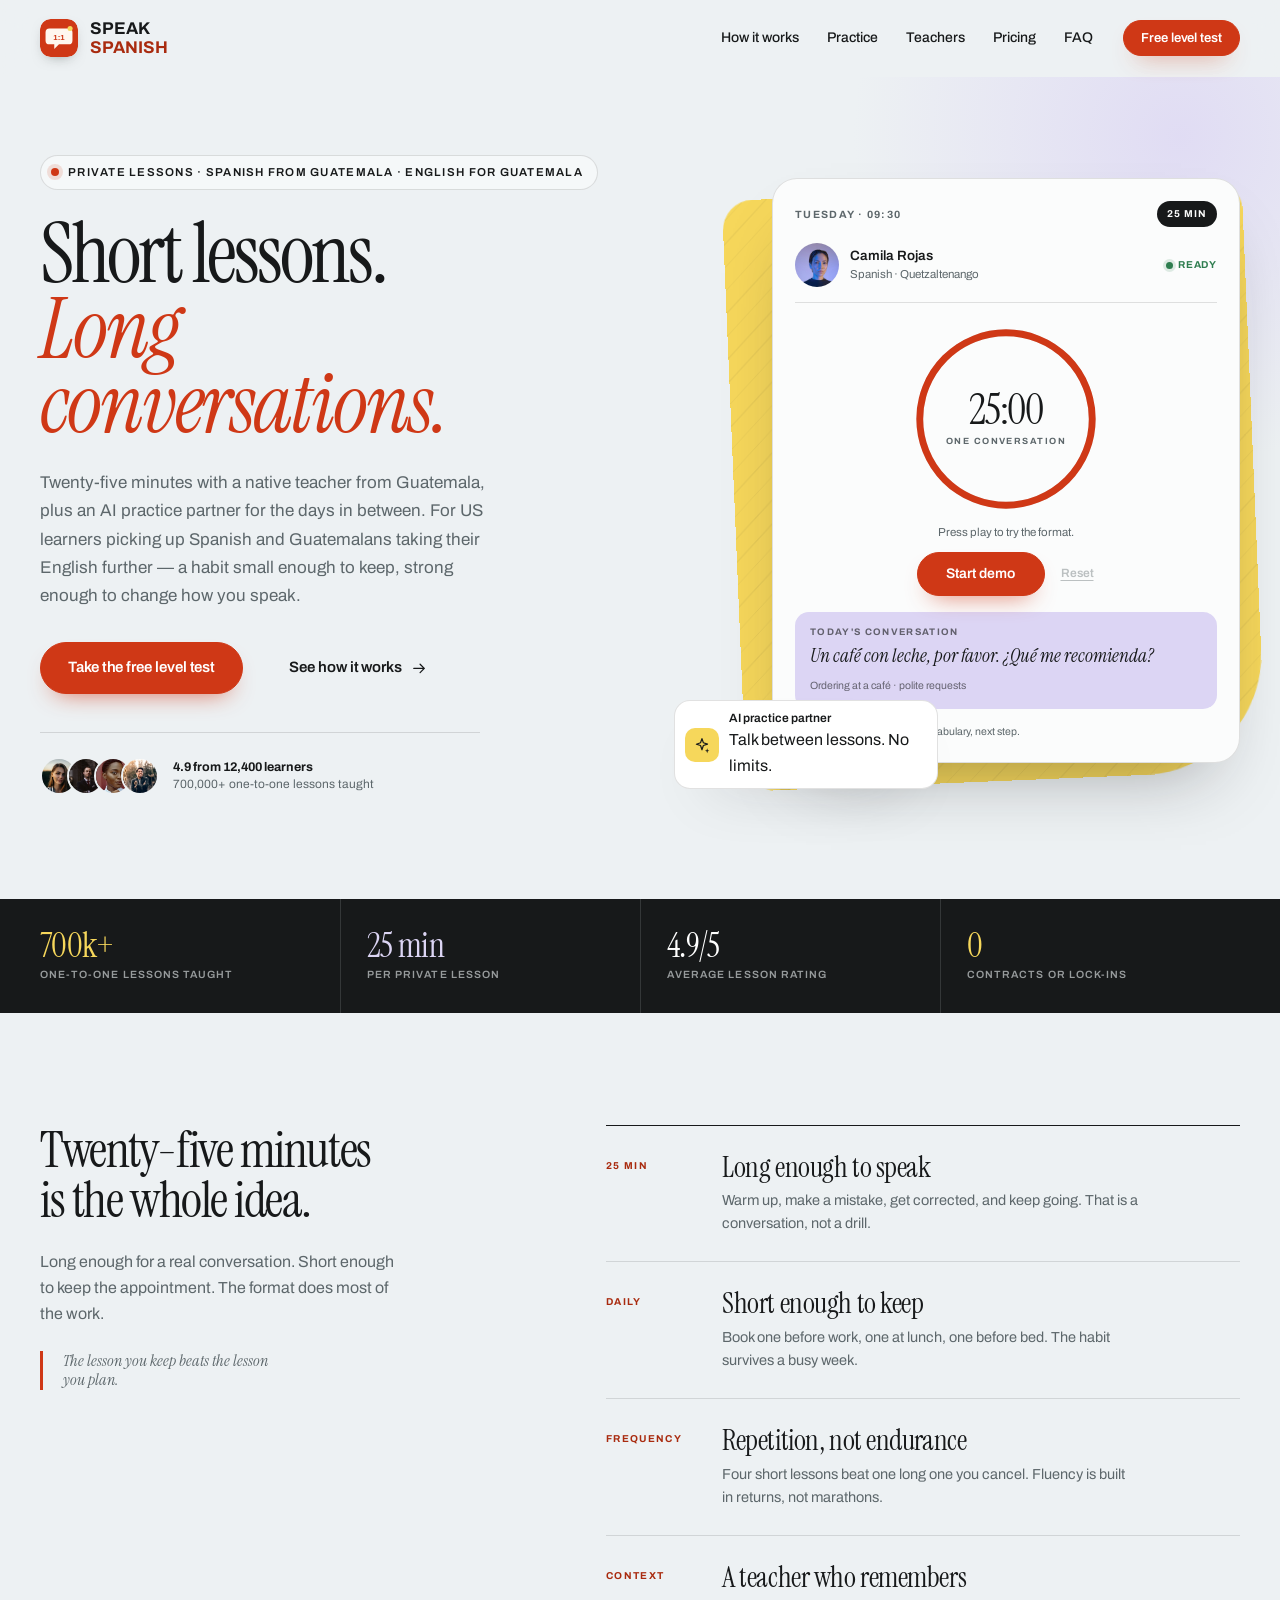
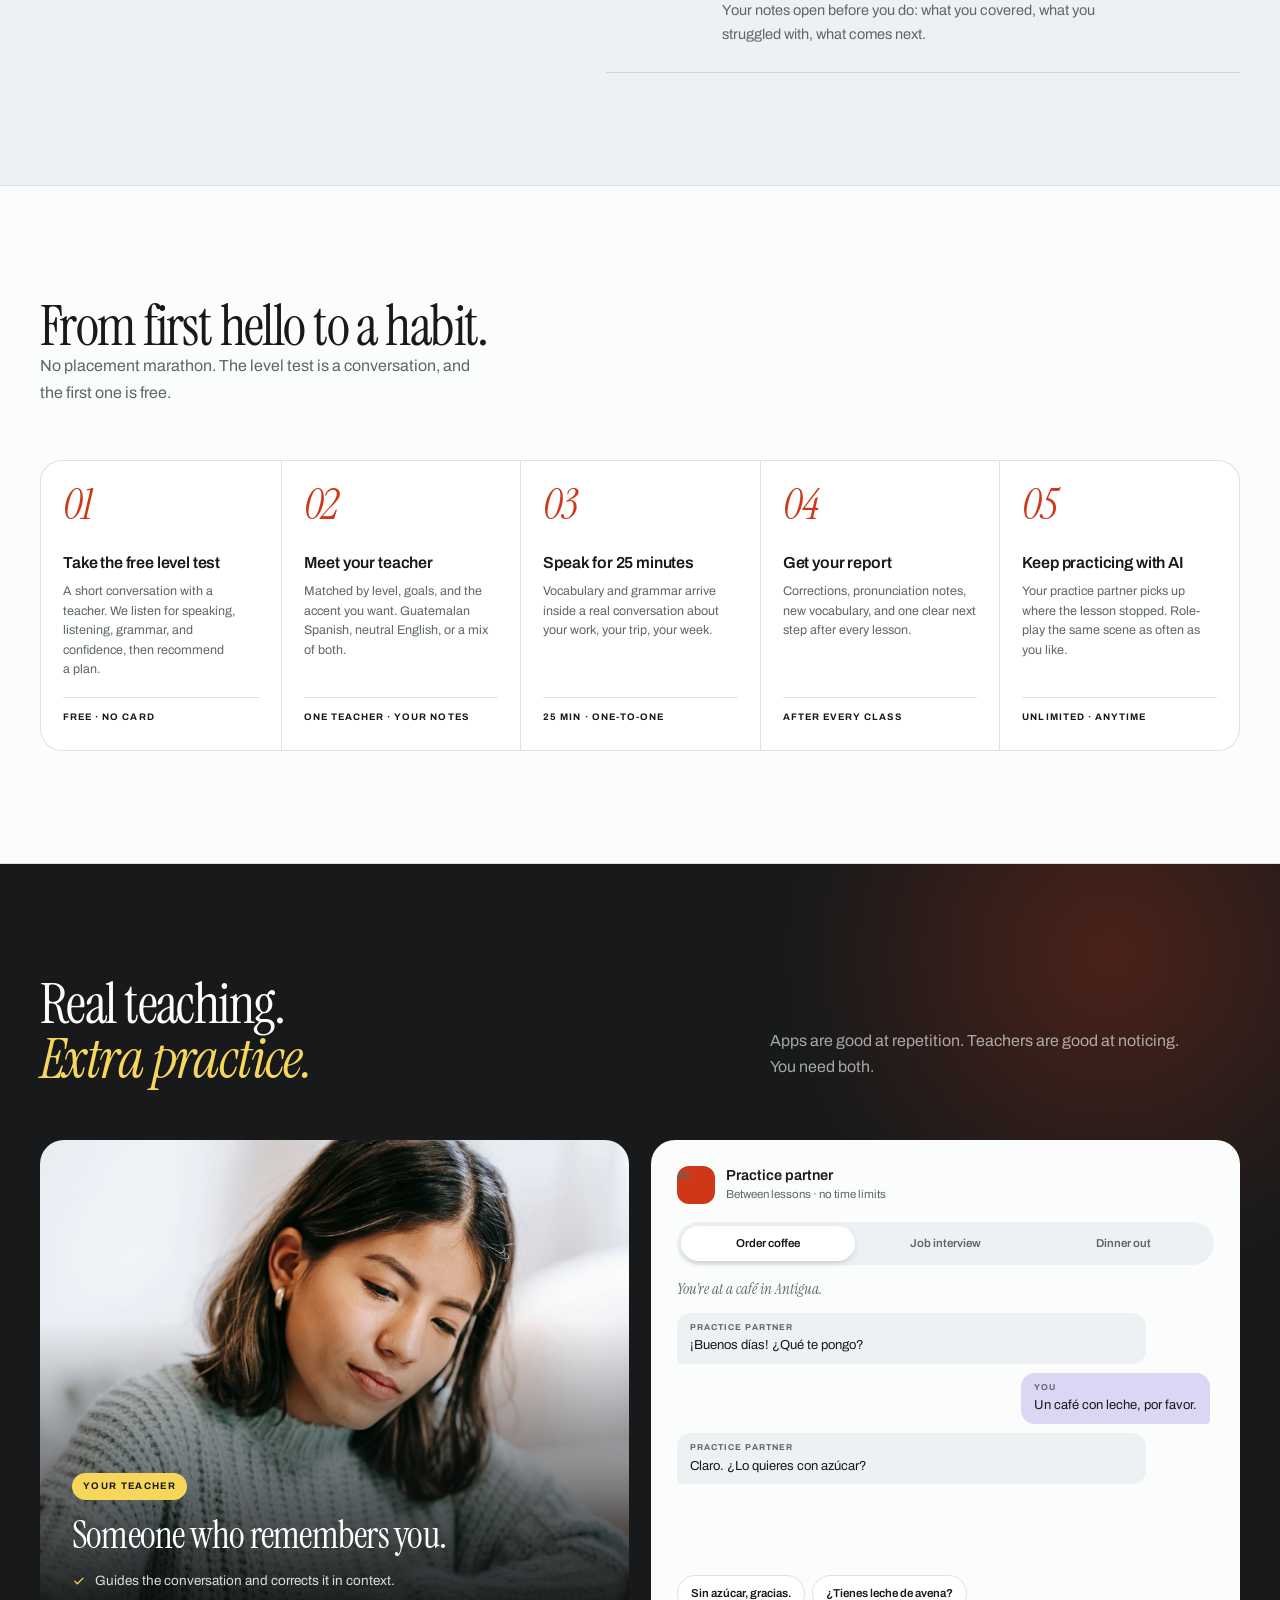
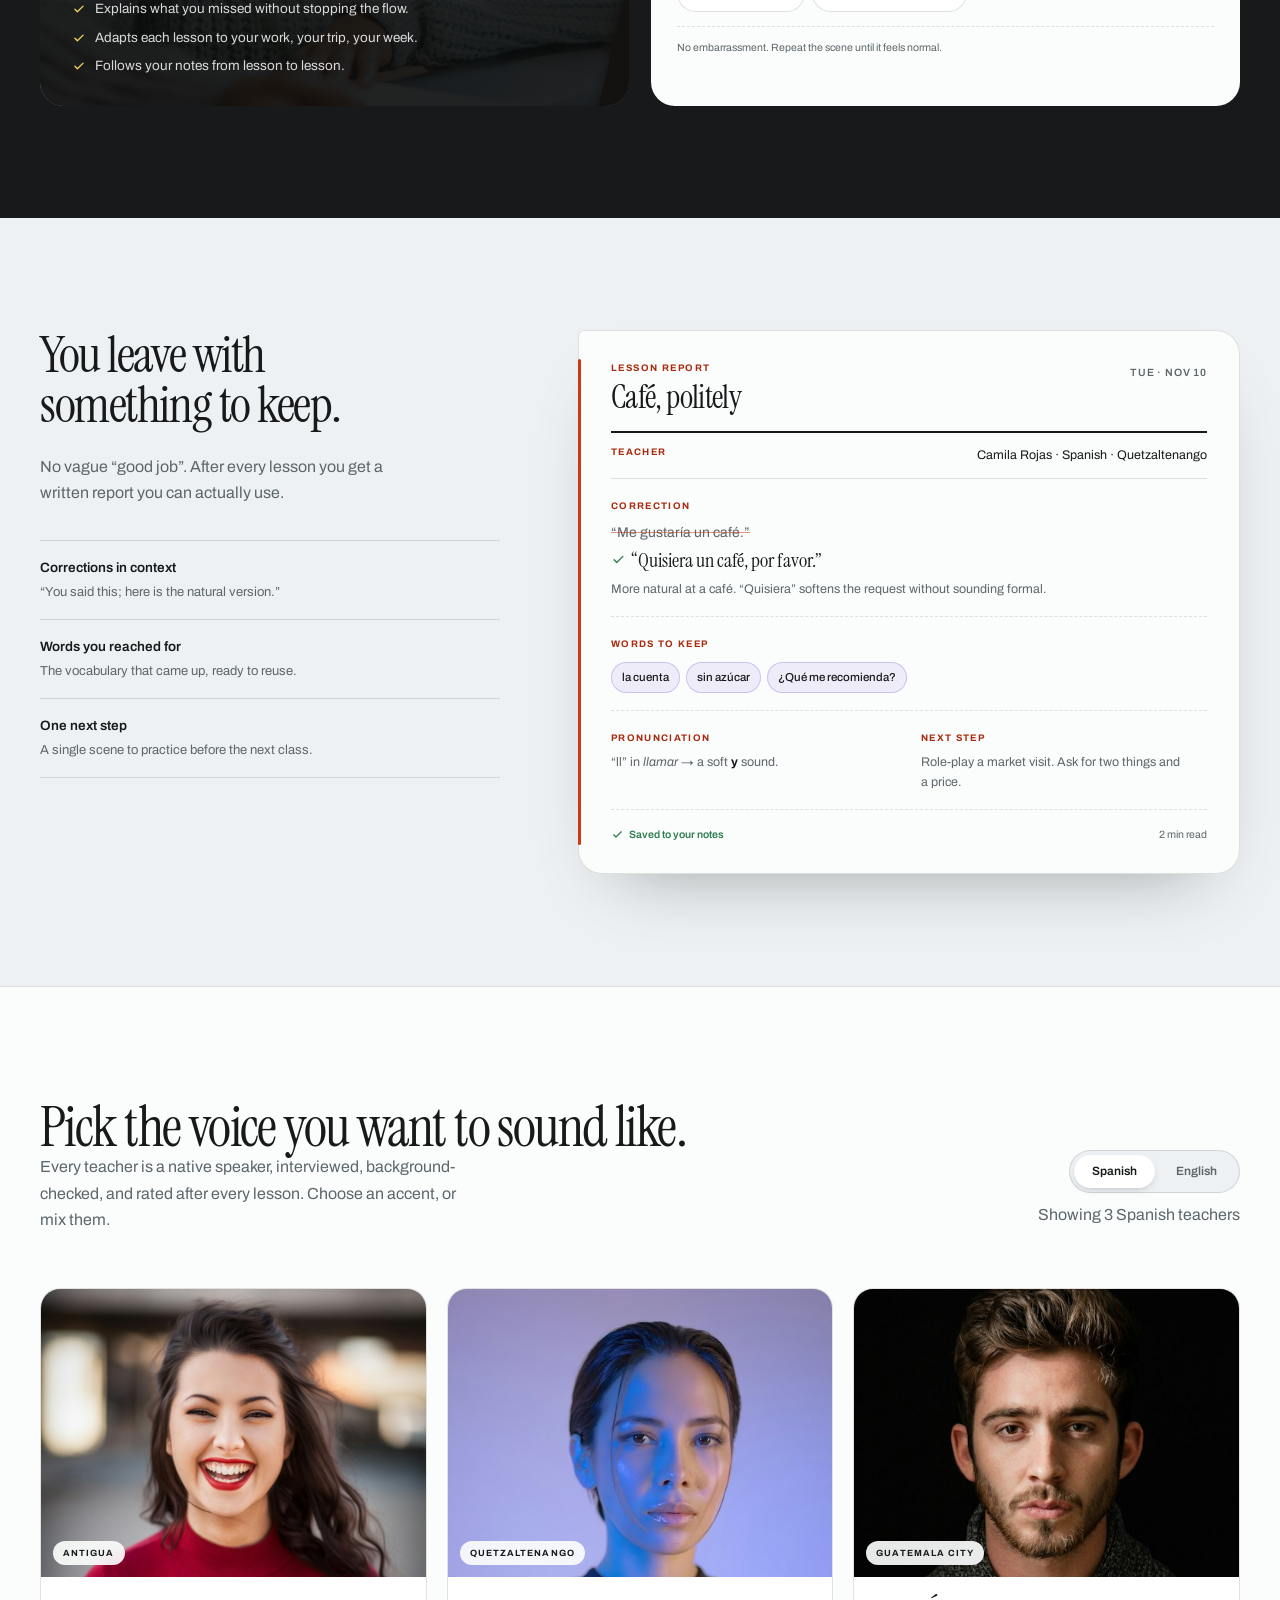
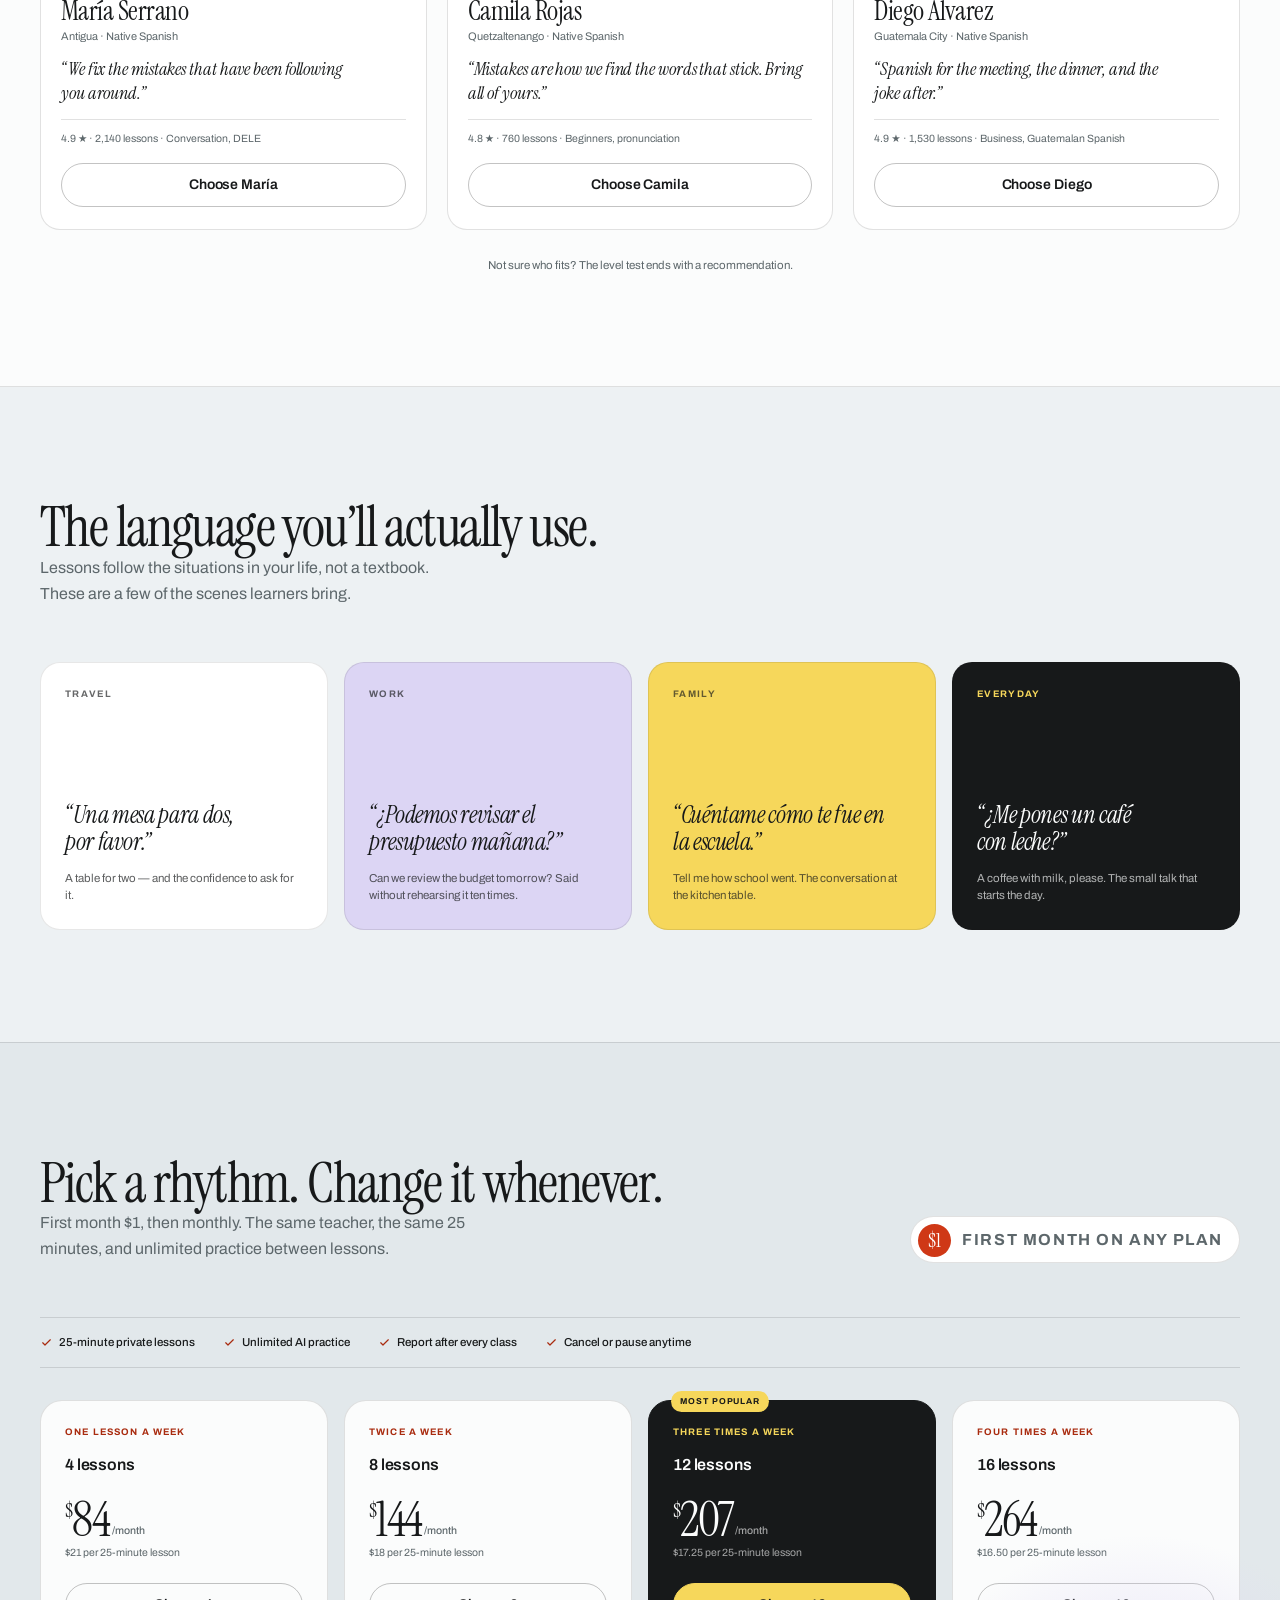
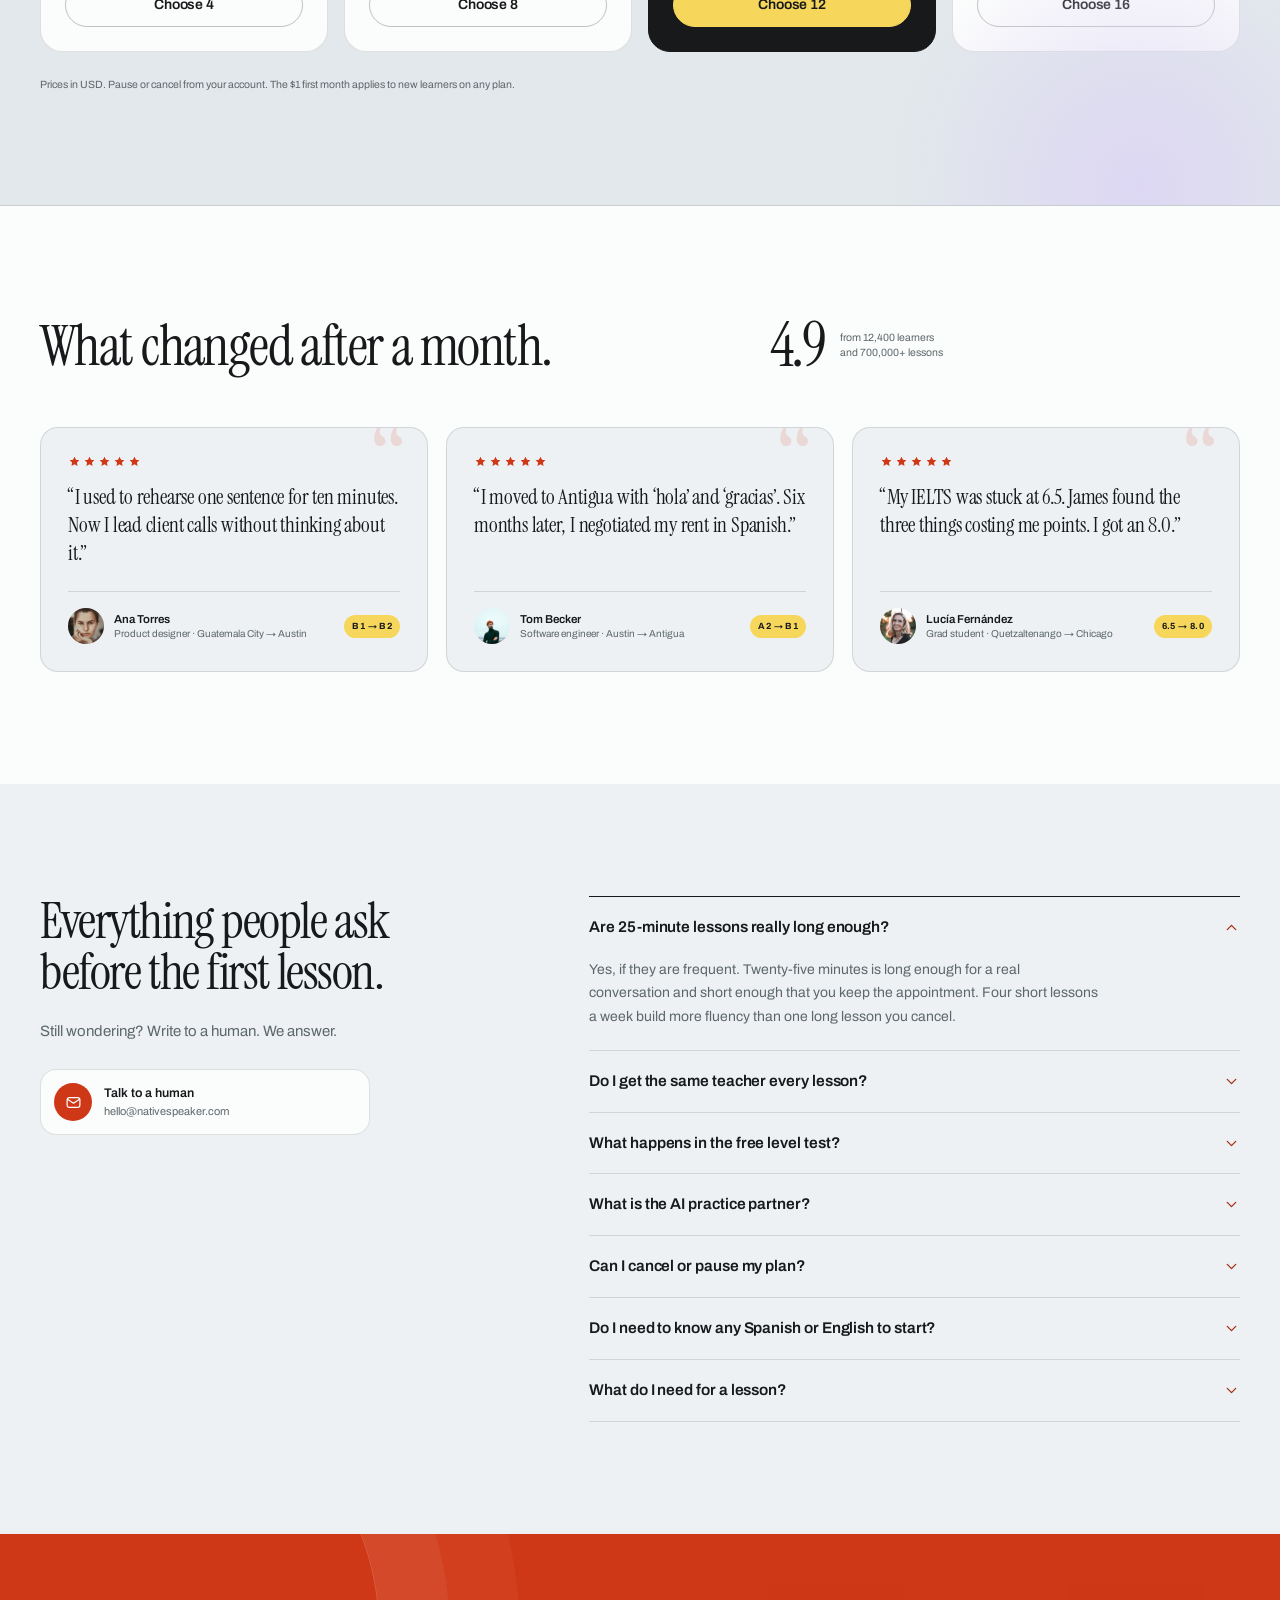
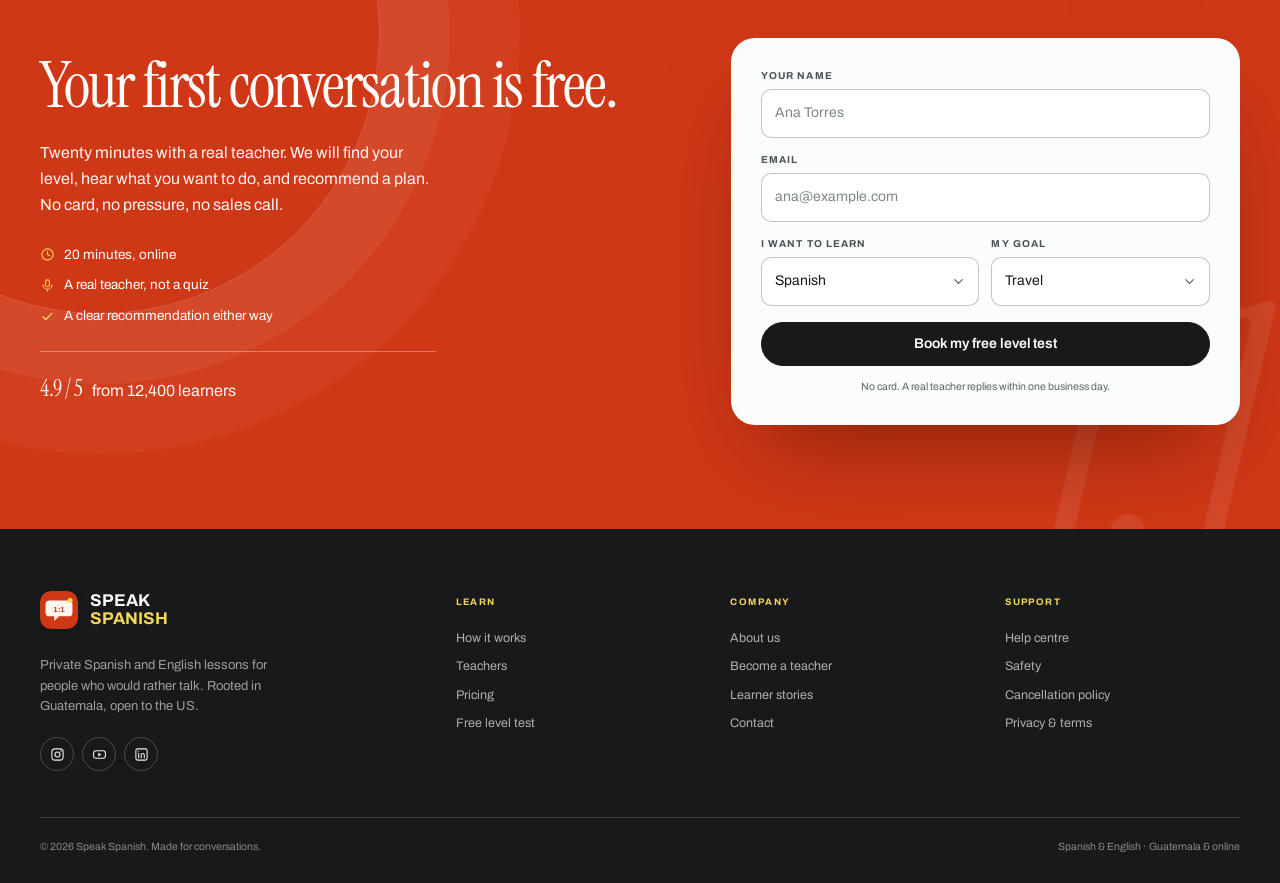
<file: speak-spanish/index.html>
<!DOCTYPE html>
<html lang="en">
<head>
  <meta charset="utf-8">
  <meta name="viewport" content="width=device-width, initial-scale=1">
  <title>Speak Spanish — Short lessons. Long conversations.</title>
  <meta name="description" content="Private 25-minute Spanish and English lessons with native teachers from Guatemala, plus an AI practice partner between classes. First month $1. No contracts.">
  <meta name="theme-color" content="#EEF1F3">
  <meta property="og:title" content="Speak Spanish — Short lessons. Long conversations.">
  <meta property="og:description" content="25-minute private lessons with native teachers from Guatemala, plus unlimited AI practice. First month $1.">
  <meta property="og:type" content="website">
  <link rel="icon" href="../assets/logos/one-on-one.svg" type="image/svg+xml">
  <link rel="preconnect" href="https://fonts.googleapis.com">
  <link rel="preconnect" href="https://fonts.gstatic.com" crossorigin>
  <link href="https://fonts.googleapis.com/css2?family=Archivo:wght@400;500;600;700&family=Instrument+Serif:ital@0;1&display=swap" rel="stylesheet">
  <link rel="stylesheet" href="styles.css">
</head>
<body>
  <a class="skip-link" href="#main">Skip to content</a>

  <svg class="svg-sprite" xmlns="http://www.w3.org/2000/svg" aria-hidden="true">
    <symbol id="i-play" viewBox="0 0 24 24">
      <path d="M9 6.2v11.6a1 1 0 0 0 1.52.85l9.1-5.8a1 1 0 0 0 0-1.7l-9.1-5.8A1 1 0 0 0 9 6.2Z" fill="currentColor"/>
    </symbol>
    <symbol id="i-check" viewBox="0 0 24 24">
      <path d="m5 12.5 4.2 4.2L19 7" fill="none" stroke="currentColor" stroke-width="2.2" stroke-linecap="round" stroke-linejoin="round"/>
    </symbol>
    <symbol id="i-star" viewBox="0 0 24 24">
      <path d="m12 3 2.78 5.63 6.22.9-4.5 4.39 1.06 6.2L12 17.2l-5.56 2.92 1.06-6.2L3 9.53l6.22-.9L12 3Z" fill="currentColor"/>
    </symbol>
    <symbol id="i-arrow" viewBox="0 0 24 24">
      <path d="M4 12h15m-6-6 6 6-6 6" fill="none" stroke="currentColor" stroke-width="1.8" stroke-linecap="round" stroke-linejoin="round"/>
    </symbol>
    <symbol id="i-clock" viewBox="0 0 24 24">
      <circle cx="12" cy="12" r="9" fill="none" stroke="currentColor" stroke-width="1.7"/>
      <path d="M12 7v5l3 2" fill="none" stroke="currentColor" stroke-width="1.7" stroke-linecap="round"/>
    </symbol>
    <symbol id="i-spark" viewBox="0 0 24 24">
      <path d="M12 3.5 13.9 9l5.6 1.9-5.6 1.9L12 18.5l-1.9-5.7L4.5 11 10.1 9 12 3.5Z" fill="none" stroke="currentColor" stroke-width="1.6" stroke-linejoin="round"/>
      <path d="M19 16.5 19.8 19l2.2.8-2.2.8-.8 2.4-.8-2.4-2.2-.8 2.2-.8.8-2.5Z" fill="currentColor"/>
    </symbol>
    <symbol id="i-book" viewBox="0 0 24 24">
      <path d="M4 5.5A2.5 2.5 0 0 1 6.5 3H20v15H6.5A2.5 2.5 0 0 0 4 20.5v-15Z" fill="none" stroke="currentColor" stroke-width="1.7" stroke-linejoin="round"/>
      <path d="M4 17.5A2.5 2.5 0 0 1 6.5 15H20M8 7h8" fill="none" stroke="currentColor" stroke-width="1.7" stroke-linecap="round"/>
    </symbol>
    <symbol id="i-mic" viewBox="0 0 24 24">
      <rect x="9" y="3" width="6" height="11" rx="3" fill="none" stroke="currentColor" stroke-width="1.7"/>
      <path d="M5 11a7 7 0 0 0 14 0M12 18v3" fill="none" stroke="currentColor" stroke-width="1.7" stroke-linecap="round"/>
    </symbol>
    <symbol id="i-globe" viewBox="0 0 24 24">
      <circle cx="12" cy="12" r="9" fill="none" stroke="currentColor" stroke-width="1.7"/>
      <path d="M3 12h18M12 3c2.5 2.6 3.8 5.6 3.8 9s-1.3 6.4-3.8 9c-2.5-2.6-3.8-5.6-3.8-9S9.5 5.6 12 3Z" fill="none" stroke="currentColor" stroke-width="1.7"/>
    </symbol>
    <symbol id="i-chevron" viewBox="0 0 24 24">
      <path d="m6 9 6 6 6-6" fill="none" stroke="currentColor" stroke-width="1.8" stroke-linecap="round" stroke-linejoin="round"/>
    </symbol>
    <symbol id="i-menu" viewBox="0 0 24 24">
      <path d="M4 7h16M4 12h16M4 17h16" fill="none" stroke="currentColor" stroke-width="1.8" stroke-linecap="round"/>
    </symbol>
    <symbol id="i-close" viewBox="0 0 24 24">
      <path d="m6 6 12 12M18 6 6 18" fill="none" stroke="currentColor" stroke-width="1.8" stroke-linecap="round"/>
    </symbol>
    <symbol id="i-mail" viewBox="0 0 24 24">
      <rect x="3" y="5" width="18" height="14" rx="3" fill="none" stroke="currentColor" stroke-width="1.7"/>
      <path d="m3 7 9 6 9-6" fill="none" stroke="currentColor" stroke-width="1.7" stroke-linejoin="round"/>
    </symbol>
    <symbol id="i-instagram" viewBox="0 0 24 24">
      <rect x="3" y="3" width="18" height="18" rx="5" fill="none" stroke="currentColor" stroke-width="1.7"/>
      <circle cx="12" cy="12" r="4" fill="none" stroke="currentColor" stroke-width="1.7"/>
      <circle cx="17.4" cy="6.6" r="1" fill="currentColor"/>
    </symbol>
    <symbol id="i-youtube" viewBox="0 0 24 24">
      <rect x="2.5" y="6" width="19" height="12" rx="4" fill="none" stroke="currentColor" stroke-width="1.7"/>
      <path d="m10 9 5 3-5 3V9Z" fill="currentColor"/>
    </symbol>
    <symbol id="i-linkedin" viewBox="0 0 24 24">
      <rect x="3" y="3" width="18" height="18" rx="3" fill="none" stroke="currentColor" stroke-width="1.7"/>
      <path d="M7.5 10v7M7.5 7.1v.1M11.5 17v-4a2.5 2.5 0 0 1 5 0v4" fill="none" stroke="currentColor" stroke-width="1.7" stroke-linecap="round"/>
    </symbol>
  </svg>

  <header class="site-header" id="site-header">
    <div class="container nav-shell">
      <a class="brand" href="#top" aria-label="Speak Spanish home">
        <img class="brand-mark" src="../assets/logos/one-on-one.svg" alt="" width="40" height="40">
        <span class="brand-name" aria-hidden="true">
          <span class="brand-line brand-line--top">SPEAK</span>
          <span class="brand-line brand-line--bottom">SPANISH</span>
        </span>
      </a>

      <nav class="nav-links" id="primary-nav" aria-label="Main navigation">
        <a href="#how">How it works</a>
        <a href="#practice">Practice</a>
        <a href="#teachers">Teachers</a>
        <a href="#pricing">Pricing</a>
        <a href="#faq">FAQ</a>
        <a class="btn btn-primary nav-mobile-cta" href="#level-test">Free level test</a>
      </nav>

      <div class="nav-actions">
        <a class="btn btn-primary btn-sm nav-cta" href="#level-test">Free level test</a>
        <button class="nav-toggle" type="button" aria-expanded="false" aria-controls="primary-nav" aria-label="Open menu">
          <svg class="icon icon-menu" aria-hidden="true"><use href="#i-menu"></use></svg>
          <svg class="icon icon-close" aria-hidden="true"><use href="#i-close"></use></svg>
        </button>
      </div>
    </div>
  </header>

  <main id="main">
    <section class="hero" id="top">
      <div class="container hero-grid">
        <div class="hero-copy">
          <p class="hero-kicker"><span class="kicker-dot" aria-hidden="true"></span> Private lessons · Spanish from Guatemala · English for Guatemala</p>
          <h1>Short lessons.<br><em>Long conversations.</em></h1>
          <p class="hero-lede">Twenty-five minutes with a native teacher from Guatemala, plus an AI practice partner for the days in between. For US learners picking up Spanish and Guatemalans taking their English further — a habit small enough to keep, strong enough to change how you speak.</p>
          <div class="hero-actions">
            <a class="btn btn-primary btn-lg" href="#level-test">Take the free level test</a>
            <a class="btn btn-quiet btn-lg" href="#how">See how it works <svg class="icon" aria-hidden="true"><use href="#i-arrow"></use></svg></a>
          </div>
          <div class="hero-proof">
            <div class="avatar-stack" aria-hidden="true">
              <img src="../assets/img/learner-ana.jpg" alt="">
              <img src="../assets/img/learner-tom.jpg" alt="">
              <img src="../assets/img/learner-lucia.jpg" alt="">
              <img src="../assets/img/learner-max.jpg" alt="">
            </div>
            <p><strong>4.9 from 12,400 learners</strong><span>700,000+ one-to-one lessons taught</span></p>
          </div>
        </div>

        <div class="hero-side">
          <div class="hero-plate" aria-hidden="true"></div>

          <article class="lesson-demo" aria-labelledby="demo-title">
            <header class="demo-head">
              <span class="demo-when" id="demo-title">Tuesday · 09:30</span>
              <span class="demo-pill">25 min</span>
            </header>

            <div class="demo-teacher">
              <img src="../assets/img/teacher-camila.jpg" alt="Camila Rojas, a native Spanish teacher from Quetzaltenango, Guatemala" fetchpriority="high">
              <div class="demo-teacher-id">
                <strong>Camila Rojas</strong>
                <span>Spanish · Quetzaltenango</span>
              </div>
              <span class="demo-ready"><span aria-hidden="true"></span> ready</span>
            </div>

            <div class="demo-timer">
              <svg class="timer-ring" viewBox="0 0 200 200" aria-hidden="true">
                <circle class="timer-track" cx="100" cy="100" r="88"></circle>
                <circle class="timer-progress" id="timer-progress" cx="100" cy="100" r="88"></circle>
              </svg>
              <div class="timer-center">
                <span class="timer-time" id="timer-display" role="timer" aria-label="25 minutes remaining">25:00</span>
                <span class="timer-caption">one conversation</span>
              </div>
            </div>

            <p class="timer-status" id="timer-status">Press play to try the format.</p>

            <div class="demo-controls">
              <button class="btn btn-primary" id="timer-toggle" type="button">Start demo</button>
              <button class="timer-reset" id="timer-reset" type="button" disabled>Reset</button>
            </div>

            <div class="demo-prompt">
              <span class="prompt-label">Today's conversation</span>
              <p lang="es">Un café con leche, por favor. ¿Qué me recomienda?</p>
              <span>Ordering at a café · polite requests</span>
            </div>

            <footer class="demo-foot">
              <svg class="icon" aria-hidden="true"><use href="#i-book"></use></svg>
              After class: corrections, vocabulary, next step.
            </footer>
          </article>

          <aside class="ai-chip" aria-label="AI practice partner available between lessons">
            <span class="ai-chip-icon"><svg class="icon" aria-hidden="true"><use href="#i-spark"></use></svg></span>
            <div>
              <strong>AI practice partner</strong>
              <span>Talk between lessons. No limits.</span>
            </div>
          </aside>
        </div>
      </div>
    </section>

    <section class="ledger" aria-label="Speak Spanish in numbers">
      <div class="container ledger-grid">
        <div><strong>700k+</strong><span>one-to-one lessons taught</span></div>
        <div><strong>25 min</strong><span>per private lesson</span></div>
        <div><strong>4.9/5</strong><span>average lesson rating</span></div>
        <div><strong>0</strong><span>contracts or lock-ins</span></div>
      </div>
    </section>

    <section class="section why" id="why">
      <div class="container why-grid">
        <div class="why-intro">
          <h2>Twenty-five minutes is the whole idea.</h2>
          <p>Long enough for a real conversation. Short enough to keep the appointment. The format does most of the work.</p>
          <p class="why-aside">The lesson you keep beats the lesson you plan.</p>
        </div>

        <div class="why-list">
          <article class="why-item">
            <span class="why-tag">25 min</span>
            <div>
              <h3>Long enough to speak</h3>
              <p>Warm up, make a mistake, get corrected, and keep going. That is a conversation, not a drill.</p>
            </div>
          </article>
          <article class="why-item">
            <span class="why-tag">daily</span>
            <div>
              <h3>Short enough to keep</h3>
              <p>Book one before work, one at lunch, one before bed. The habit survives a busy week.</p>
            </div>
          </article>
          <article class="why-item">
            <span class="why-tag">frequency</span>
            <div>
              <h3>Repetition, not endurance</h3>
              <p>Four short lessons beat one long one you cancel. Fluency is built in returns, not marathons.</p>
            </div>
          </article>
          <article class="why-item">
            <span class="why-tag">context</span>
            <div>
              <h3>A teacher who remembers</h3>
              <p>Your notes open before you do: what you covered, what you struggled with, what comes next.</p>
            </div>
          </article>
        </div>
      </div>
    </section>

    <section class="section how" id="how">
      <div class="container">
        <div class="section-head">
          <h2>From first hello to a habit.</h2>
          <p>No placement marathon. The level test is a conversation, and the first one is free.</p>
        </div>

        <ol class="steps">
          <li class="step">
            <span class="step-num" aria-hidden="true">01</span>
            <h3>Take the free level test</h3>
            <p>A short conversation with a teacher. We listen for speaking, listening, grammar, and confidence, then recommend a plan.</p>
            <span class="step-meta">Free · no card</span>
          </li>
          <li class="step">
            <span class="step-num" aria-hidden="true">02</span>
            <h3>Meet your teacher</h3>
            <p>Matched by level, goals, and the accent you want. Guatemalan Spanish, neutral English, or a mix of both.</p>
            <span class="step-meta">One teacher · your notes</span>
          </li>
          <li class="step">
            <span class="step-num" aria-hidden="true">03</span>
            <h3>Speak for 25 minutes</h3>
            <p>Vocabulary and grammar arrive inside a real conversation about your work, your trip, your week.</p>
            <span class="step-meta">25 min · one-to-one</span>
          </li>
          <li class="step">
            <span class="step-num" aria-hidden="true">04</span>
            <h3>Get your report</h3>
            <p>Corrections, pronunciation notes, new vocabulary, and one clear next step after every lesson.</p>
            <span class="step-meta">After every class</span>
          </li>
          <li class="step">
            <span class="step-num" aria-hidden="true">05</span>
            <h3>Keep practicing with AI</h3>
            <p>Your practice partner picks up where the lesson stopped. Role-play the same scene as often as you like.</p>
            <span class="step-meta">Unlimited · anytime</span>
          </li>
        </ol>
      </div>
    </section>

    <section class="section practice" id="practice">
      <div class="container">
        <div class="section-head section-head--split">
          <h2>Real teaching.<br><em>Extra practice.</em></h2>
          <p>Apps are good at repetition. Teachers are good at noticing. You need both.</p>
        </div>

        <div class="practice-grid">
          <article class="teacher-panel">
            <img src="../assets/img/academy/program-adults.jpg" alt="An adult learner taking notes beside a laptop during an online class" loading="lazy">
            <div class="teacher-panel-copy">
              <span class="panel-label">Your teacher</span>
              <h3>Someone who remembers you.</h3>
              <ul>
                <li><svg class="icon" aria-hidden="true"><use href="#i-check"></use></svg> Guides the conversation and corrects it in context.</li>
                <li><svg class="icon" aria-hidden="true"><use href="#i-check"></use></svg> Explains what you missed without stopping the flow.</li>
                <li><svg class="icon" aria-hidden="true"><use href="#i-check"></use></svg> Adapts each lesson to your work, your trip, your week.</li>
                <li><svg class="icon" aria-hidden="true"><use href="#i-check"></use></svg> Follows your notes from lesson to lesson.</li>
              </ul>
            </div>
          </article>

          <article class="ai-panel" aria-labelledby="ai-title">
            <header class="ai-head">
              <span class="ai-badge">AI</span>
              <div>
                <strong id="ai-title">Practice partner</strong>
                <span>Between lessons · no time limits</span>
              </div>
            </header>

            <div class="scenario-tabs" role="group" aria-label="Choose a practice scenario">
              <button class="scenario-btn is-active" type="button" data-scenario="coffee" aria-pressed="true">Order coffee</button>
              <button class="scenario-btn" type="button" data-scenario="interview" aria-pressed="false">Job interview</button>
              <button class="scenario-btn" type="button" data-scenario="dinner" aria-pressed="false">Dinner out</button>
            </div>

            <p class="scenario-context" id="scenario-context">You’re at a café in Antigua.</p>

            <div class="chat-log" id="chat-log" aria-live="polite">
              <div class="chat-msg chat-msg--ai">
                <span class="chat-who">Practice partner</span>
                <p>¡Buenos días! ¿Qué te pongo?</p>
              </div>
              <div class="chat-msg chat-msg--user">
                <span class="chat-who">You</span>
                <p lang="es">Un café con leche, por favor.</p>
              </div>
              <div class="chat-msg chat-msg--ai">
                <span class="chat-who">Practice partner</span>
                <p>Claro. ¿Lo quieres con azúcar?</p>
              </div>
            </div>

            <div class="chat-replies" id="chat-replies">
              <button class="chat-reply" type="button" data-reply="Sin azúcar, gracias.">Sin azúcar, gracias.</button>
              <button class="chat-reply" type="button" data-reply="¿Tienes leche de avena?">¿Tienes leche de avena?</button>
            </div>

            <p class="ai-note">No embarrassment. Repeat the scene until it feels normal.</p>
          </article>
        </div>
      </div>
    </section>

    <section class="section report" id="report">
      <div class="container report-grid">
        <div class="report-copy">
          <h2>You leave with something to keep.</h2>
          <p>No vague “good job”. After every lesson you get a written report you can actually use.</p>
          <ul class="report-list">
            <li>
              <strong>Corrections in context</strong>
              <span>“You said this; here is the natural version.”</span>
            </li>
            <li>
              <strong>Words you reached for</strong>
              <span>The vocabulary that came up, ready to reuse.</span>
            </li>
            <li>
              <strong>One next step</strong>
              <span>A single scene to practice before the next class.</span>
            </li>
          </ul>
        </div>

        <article class="report-card" aria-label="Sample lesson report">
          <header class="report-head">
            <div>
              <span class="report-kicker">Lesson report</span>
              <h3>Café, politely</h3>
            </div>
            <span class="report-date">Tue · Nov 10</span>
          </header>

          <div class="report-row">
            <span class="report-label">Teacher</span>
            <span>Camila Rojas · Spanish · Quetzaltenango</span>
          </div>

          <div class="report-block">
            <span class="report-label">Correction</span>
            <p class="report-said">“Me gustaría un café.”</p>
            <p class="report-fixed"><svg class="icon" aria-hidden="true"><use href="#i-check"></use></svg> “Quisiera un café, por favor.”</p>
            <p class="report-why">More natural at a café. “Quisiera” softens the request without sounding formal.</p>
          </div>

          <div class="report-block">
            <span class="report-label">Words to keep</span>
            <div class="report-tags">
              <span>la cuenta</span>
              <span>sin azúcar</span>
              <span>¿Qué me recomienda?</span>
            </div>
          </div>

          <div class="report-block report-block--split">
            <div>
              <span class="report-label">Pronunciation</span>
              <p>“ll” in <em>llamar</em> → a soft <strong>y</strong> sound.</p>
            </div>
            <div>
              <span class="report-label">Next step</span>
              <p>Role-play a market visit. Ask for two things and a price.</p>
            </div>
          </div>

          <footer class="report-foot">
            <span class="report-saved"><svg class="icon" aria-hidden="true"><use href="#i-check"></use></svg> Saved to your notes</span>
            <span>2 min read</span>
          </footer>
        </article>
      </div>
    </section>

    <section class="section teachers" id="teachers">
      <div class="container">
        <div class="section-head section-head--split teachers-head">
          <div>
            <h2>Pick the voice you want to sound like.</h2>
            <p>Every teacher is a native speaker, interviewed, background-checked, and rated after every lesson. Choose an accent, or mix them.</p>
          </div>
          <div class="teacher-tools">
            <div class="coach-filter" role="group" aria-label="Filter teachers by language">
              <button class="coach-filter-btn is-active" type="button" data-filter="spanish" aria-pressed="true">Spanish</button>
              <button class="coach-filter-btn" type="button" data-filter="english" aria-pressed="false">English</button>
            </div>
            <p class="coach-count" id="coach-count" aria-live="polite">Showing 3 Spanish teachers</p>
          </div>
        </div>

        <div class="coach-grid" id="coach-grid">
          <article class="coach-card" data-language="spanish">
            <div class="coach-photo">
              <img src="../assets/img/hero-maria.jpg" alt="Portrait of María Serrano" loading="lazy">
              <span class="coach-tag">Antigua</span>
            </div>
            <div class="coach-body">
              <h3>María Serrano</h3>
              <p class="coach-place">Antigua · Native Spanish</p>
              <p class="coach-quote">“We fix the mistakes that have been following you around.”</p>
              <p class="coach-meta">4.9 ★ · 2,140 lessons · Conversation, DELE</p>
              <a class="btn btn-outline btn-block js-choose-teacher" href="#level-test" data-teacher="María Serrano">Choose María</a>
            </div>
          </article>

          <article class="coach-card" data-language="spanish">
            <div class="coach-photo">
              <img src="../assets/img/teacher-camila.jpg" alt="Portrait of Camila Rojas" loading="lazy">
              <span class="coach-tag">Quetzaltenango</span>
            </div>
            <div class="coach-body">
              <h3>Camila Rojas</h3>
              <p class="coach-place">Quetzaltenango · Native Spanish</p>
              <p class="coach-quote">“Mistakes are how we find the words that stick. Bring all of yours.”</p>
              <p class="coach-meta">4.8 ★ · 760 lessons · Beginners, pronunciation</p>
              <a class="btn btn-outline btn-block js-choose-teacher" href="#level-test" data-teacher="Camila Rojas">Choose Camila</a>
            </div>
          </article>

          <article class="coach-card" data-language="spanish">
            <div class="coach-photo">
              <img src="../assets/img/teacher-diego.jpg" alt="Portrait of Diego Álvarez" loading="lazy">
              <span class="coach-tag">Guatemala City</span>
            </div>
            <div class="coach-body">
              <h3>Diego Álvarez</h3>
              <p class="coach-place">Guatemala City · Native Spanish</p>
              <p class="coach-quote">“Spanish for the meeting, the dinner, and the joke after.”</p>
              <p class="coach-meta">4.9 ★ · 1,530 lessons · Business, Guatemalan Spanish</p>
              <a class="btn btn-outline btn-block js-choose-teacher" href="#level-test" data-teacher="Diego Álvarez">Choose Diego</a>
            </div>
          </article>

          <article class="coach-card" data-language="english" hidden>
            <div class="coach-photo">
              <img src="../assets/img/teacher-james.jpg" alt="Portrait of James Whitfield" loading="lazy">
              <span class="coach-tag">Antigua</span>
            </div>
            <div class="coach-body">
              <h3>James Whitfield</h3>
              <p class="coach-place">Antigua · Native English</p>
              <p class="coach-quote">“We rehearse the real meeting, not a textbook dialogue.”</p>
              <p class="coach-meta">4.9 ★ · 1,860 lessons · IELTS, business, accent</p>
              <a class="btn btn-outline btn-block js-choose-teacher" href="#level-test" data-teacher="James Whitfield">Choose James</a>
            </div>
          </article>

          <article class="coach-card" data-language="english" hidden>
            <div class="coach-photo">
              <img src="../assets/img/teacher-maya.jpg" alt="Portrait of Maya Okafor" loading="lazy">
              <span class="coach-tag">Livingston</span>
            </div>
            <div class="coach-body">
              <h3>Maya Okafor</h3>
              <p class="coach-place">Livingston · Native English</p>
              <p class="coach-quote">“No scripts. We talk about your life, your work, your next trip.”</p>
              <p class="coach-meta">4.8 ★ · 980 lessons · Conversation, interviews</p>
              <a class="btn btn-outline btn-block js-choose-teacher" href="#level-test" data-teacher="Maya Okafor">Choose Maya</a>
            </div>
          </article>

          <article class="coach-card" data-language="english" hidden>
            <div class="coach-photo">
              <img src="../assets/img/teacher-daniel.jpg" alt="Portrait of Daniel Brooks" loading="lazy">
              <span class="coach-tag">Lake Atitlán</span>
            </div>
            <div class="coach-body">
              <h3>Daniel Brooks</h3>
              <p class="coach-place">Lake Atitlán · Native English</p>
              <p class="coach-quote">“We rehearse the real meeting, then the small talk after it.”</p>
              <p class="coach-meta">4.9 ★ · 1,420 lessons · Business, presentations</p>
              <a class="btn btn-outline btn-block js-choose-teacher" href="#level-test" data-teacher="Daniel Brooks">Choose Daniel</a>
            </div>
          </article>
        </div>

        <p class="teachers-note">Not sure who fits? The level test ends with a recommendation.</p>
      </div>
    </section>

    <section class="section uses" id="uses">
      <div class="container">
        <div class="section-head">
          <h2>The language you’ll actually use.</h2>
          <p>Lessons follow the situations in your life, not a textbook. These are a few of the scenes learners bring.</p>
        </div>

        <div class="use-grid">
          <article class="use-card use-card--white">
            <span class="use-label">Travel</span>
            <p class="use-phrase" lang="es">“Una mesa para dos, por favor.”</p>
            <span class="use-gloss">A table for two — and the confidence to ask for it.</span>
          </article>
          <article class="use-card use-card--lilac">
            <span class="use-label">Work</span>
            <p class="use-phrase" lang="es">“¿Podemos revisar el presupuesto mañana?”</p>
            <span class="use-gloss">Can we review the budget tomorrow? Said without rehearsing it ten times.</span>
          </article>
          <article class="use-card use-card--butter">
            <span class="use-label">Family</span>
            <p class="use-phrase" lang="es">“Cuéntame cómo te fue en la escuela.”</p>
            <span class="use-gloss">Tell me how school went. The conversation at the kitchen table.</span>
          </article>
          <article class="use-card use-card--ink">
            <span class="use-label">Everyday</span>
            <p class="use-phrase" lang="es">“¿Me pones un café con leche?”</p>
            <span class="use-gloss">A coffee with milk, please. The small talk that starts the day.</span>
          </article>
        </div>
      </div>
    </section>

    <section class="section pricing" id="pricing">
      <div class="container">
        <div class="section-head section-head--split pricing-head">
          <div>
            <h2>Pick a rhythm. Change it whenever.</h2>
            <p>First month $1, then monthly. The same teacher, the same 25 minutes, and unlimited practice between lessons.</p>
          </div>
          <p class="price-offer"><span>$1</span> first month on any plan</p>
        </div>

        <div class="plan-includes" aria-label="Every plan includes">
          <span><svg class="icon" aria-hidden="true"><use href="#i-check"></use></svg> 25-minute private lessons</span>
          <span><svg class="icon" aria-hidden="true"><use href="#i-check"></use></svg> Unlimited AI practice</span>
          <span><svg class="icon" aria-hidden="true"><use href="#i-check"></use></svg> Report after every class</span>
          <span><svg class="icon" aria-hidden="true"><use href="#i-check"></use></svg> Cancel or pause anytime</span>
        </div>

        <div class="price-grid">
          <article class="price-card">
            <span class="price-rhythm">One lesson a week</span>
            <h3>4 lessons</h3>
            <p class="price-amount"><span class="price-currency">$</span>84<span class="price-per">/month</span></p>
            <p class="price-lesson">$21 per 25-minute lesson</p>
            <a class="btn btn-outline btn-block js-choose-plan" href="#level-test" data-plan="4 lessons a month · $84/month">Choose 4</a>
          </article>

          <article class="price-card">
            <span class="price-rhythm">Twice a week</span>
            <h3>8 lessons</h3>
            <p class="price-amount"><span class="price-currency">$</span>144<span class="price-per">/month</span></p>
            <p class="price-lesson">$18 per 25-minute lesson</p>
            <a class="btn btn-outline btn-block js-choose-plan" href="#level-test" data-plan="8 lessons a month · $144/month">Choose 8</a>
          </article>

          <article class="price-card price-card--featured">
            <span class="price-flag">Most popular</span>
            <span class="price-rhythm">Three times a week</span>
            <h3>12 lessons</h3>
            <p class="price-amount"><span class="price-currency">$</span>207<span class="price-per">/month</span></p>
            <p class="price-lesson">$17.25 per 25-minute lesson</p>
            <a class="btn btn-butter btn-block js-choose-plan" href="#level-test" data-plan="12 lessons a month · $207/month">Choose 12</a>
          </article>

          <article class="price-card">
            <span class="price-rhythm">Four times a week</span>
            <h3>16 lessons</h3>
            <p class="price-amount"><span class="price-currency">$</span>264<span class="price-per">/month</span></p>
            <p class="price-lesson">$16.50 per 25-minute lesson</p>
            <a class="btn btn-outline btn-block js-choose-plan" href="#level-test" data-plan="16 lessons a month · $264/month">Choose 16</a>
          </article>
        </div>

        <p class="pricing-note">Prices in USD. Pause or cancel from your account. The $1 first month applies to new learners on any plan.</p>
      </div>
    </section>

    <section class="section reviews" id="reviews">
      <div class="container">
        <div class="section-head section-head--split reviews-head">
          <h2>What changed after a month.</h2>
          <p class="reviews-score"><strong>4.9</strong> <span>from 12,400 learners<br>and 700,000+ lessons</span></p>
        </div>

        <div class="review-grid">
          <figure class="review">
            <div class="review-stars" role="img" aria-label="Rated 5 out of 5">
              <svg class="icon" aria-hidden="true"><use href="#i-star"></use></svg>
              <svg class="icon" aria-hidden="true"><use href="#i-star"></use></svg>
              <svg class="icon" aria-hidden="true"><use href="#i-star"></use></svg>
              <svg class="icon" aria-hidden="true"><use href="#i-star"></use></svg>
              <svg class="icon" aria-hidden="true"><use href="#i-star"></use></svg>
            </div>
            <blockquote>“I used to rehearse one sentence for ten minutes. Now I lead client calls without thinking about it.”</blockquote>
            <figcaption>
              <img src="../assets/img/testimonial-1.jpg" alt="Portrait of Ana Torres" loading="lazy">
              <span><strong>Ana Torres</strong><span>Product designer · Guatemala City → Austin</span></span>
              <span class="review-result">B1 → B2</span>
            </figcaption>
          </figure>

          <figure class="review">
            <div class="review-stars" role="img" aria-label="Rated 5 out of 5">
              <svg class="icon" aria-hidden="true"><use href="#i-star"></use></svg>
              <svg class="icon" aria-hidden="true"><use href="#i-star"></use></svg>
              <svg class="icon" aria-hidden="true"><use href="#i-star"></use></svg>
              <svg class="icon" aria-hidden="true"><use href="#i-star"></use></svg>
              <svg class="icon" aria-hidden="true"><use href="#i-star"></use></svg>
            </div>
            <blockquote>“I moved to Antigua with ‘hola’ and ‘gracias’. Six months later, I negotiated my rent in Spanish.”</blockquote>
            <figcaption>
              <img src="../assets/img/testimonial-3.jpg" alt="Portrait of Tom Becker" loading="lazy">
              <span><strong>Tom Becker</strong><span>Software engineer · Austin → Antigua</span></span>
              <span class="review-result">A2 → B1</span>
            </figcaption>
          </figure>

          <figure class="review">
            <div class="review-stars" role="img" aria-label="Rated 5 out of 5">
              <svg class="icon" aria-hidden="true"><use href="#i-star"></use></svg>
              <svg class="icon" aria-hidden="true"><use href="#i-star"></use></svg>
              <svg class="icon" aria-hidden="true"><use href="#i-star"></use></svg>
              <svg class="icon" aria-hidden="true"><use href="#i-star"></use></svg>
              <svg class="icon" aria-hidden="true"><use href="#i-star"></use></svg>
            </div>
            <blockquote>“My IELTS was stuck at 6.5. James found the three things costing me points. I got an 8.0.”</blockquote>
            <figcaption>
              <img src="../assets/img/testimonial-2.jpg" alt="Portrait of Lucía Fernández" loading="lazy">
              <span><strong>Lucía Fernández</strong><span>Grad student · Quetzaltenango → Chicago</span></span>
              <span class="review-result">6.5 → 8.0</span>
            </figcaption>
          </figure>
        </div>
      </div>
    </section>

    <section class="section faq" id="faq">
      <div class="container faq-grid">
        <div class="faq-copy">
          <h2>Everything people ask before the first lesson.</h2>
          <p>Still wondering? Write to a human. We answer.</p>
          <a class="contact-card" href="mailto:hello@nativespeaker.com">
            <span class="contact-icon"><svg class="icon" aria-hidden="true"><use href="#i-mail"></use></svg></span>
            <span><strong>Talk to a human</strong><span>hello@nativespeaker.com</span></span>
          </a>
        </div>

        <div class="faq-list">
          <div class="faq-item is-open">
            <h3>
              <button class="faq-question" type="button" aria-expanded="true" aria-controls="faq-panel-1">
                Are 25-minute lessons really long enough?
                <svg class="icon" aria-hidden="true"><use href="#i-chevron"></use></svg>
              </button>
            </h3>
            <div class="faq-panel" id="faq-panel-1" aria-hidden="false">
              <div><p>Yes, if they are frequent. Twenty-five minutes is long enough for a real conversation and short enough that you keep the appointment. Four short lessons a week build more fluency than one long lesson you cancel.</p></div>
            </div>
          </div>

          <div class="faq-item">
            <h3>
              <button class="faq-question" type="button" aria-expanded="false" aria-controls="faq-panel-2">
                Do I get the same teacher every lesson?
                <svg class="icon" aria-hidden="true"><use href="#i-chevron"></use></svg>
              </button>
            </h3>
            <div class="faq-panel" id="faq-panel-2" aria-hidden="true" inert>
              <div><p>Yes. You are matched with one teacher who keeps your notes and follows your progress. If the fit is not right, you can switch at any time — your notes move with you.</p></div>
            </div>
          </div>

          <div class="faq-item">
            <h3>
              <button class="faq-question" type="button" aria-expanded="false" aria-controls="faq-panel-3">
                What happens in the free level test?
                <svg class="icon" aria-hidden="true"><use href="#i-chevron"></use></svg>
              </button>
            </h3>
            <div class="faq-panel" id="faq-panel-3" aria-hidden="true" inert>
              <div><p>It is a short conversation with a teacher, online, and no card is needed. They listen to your speaking and listening, find the gaps in grammar and vocabulary, and recommend a plan. You get the result whether or not you sign up.</p></div>
            </div>
          </div>

          <div class="faq-item">
            <h3>
              <button class="faq-question" type="button" aria-expanded="false" aria-controls="faq-panel-4">
                What is the AI practice partner?
                <svg class="icon" aria-hidden="true"><use href="#i-chevron"></use></svg>
              </button>
            </h3>
            <div class="faq-panel" id="faq-panel-4" aria-hidden="true" inert>
              <div><p>A practice space that picks up where your lesson stopped. Role-play the same scenes, repeat vocabulary, and get gentle corrections whenever you want — with no time limits and nobody waiting for you to be perfect.</p></div>
            </div>
          </div>

          <div class="faq-item">
            <h3>
              <button class="faq-question" type="button" aria-expanded="false" aria-controls="faq-panel-5">
                Can I cancel or pause my plan?
                <svg class="icon" aria-hidden="true"><use href="#i-chevron"></use></svg>
              </button>
            </h3>
            <div class="faq-panel" id="faq-panel-5" aria-hidden="true" inert>
              <div><p>Yes. No contract and no minimum term. Cancel or pause from your account whenever you need to. If you cancel during your $1 first month, you have paid a dollar.</p></div>
            </div>
          </div>

          <div class="faq-item">
            <h3>
              <button class="faq-question" type="button" aria-expanded="false" aria-controls="faq-panel-6">
                Do I need to know any Spanish or English to start?
                <svg class="icon" aria-hidden="true"><use href="#i-chevron"></use></svg>
              </button>
            </h3>
            <div class="faq-panel" id="faq-panel-6" aria-hidden="true" inert>
              <div><p>No. Teachers work with complete beginners as well as people who studied years ago and stopped. The level test exists so your first lesson starts in the right place instead of wasting time on assessment.</p></div>
            </div>
          </div>

          <div class="faq-item">
            <h3>
              <button class="faq-question" type="button" aria-expanded="false" aria-controls="faq-panel-7">
                What do I need for a lesson?
                <svg class="icon" aria-hidden="true"><use href="#i-chevron"></use></svg>
              </button>
            </h3>
            <div class="faq-panel" id="faq-panel-7" aria-hidden="true" inert>
              <div><p>A phone, tablet, or laptop with a camera, a stable connection, and headphones if you have them. Lessons run in your browser, so there is nothing to install.</p></div>
            </div>
          </div>
        </div>
      </div>
    </section>

    <section class="level" id="level-test">
      <div class="container level-grid">
        <div class="level-copy">
          <h2>Your first conversation is free.</h2>
          <p>Twenty minutes with a real teacher. We will find your level, hear what you want to do, and recommend a plan. No card, no pressure, no sales call.</p>
          <ul class="level-list">
            <li><svg class="icon" aria-hidden="true"><use href="#i-clock"></use></svg> 20 minutes, online</li>
            <li><svg class="icon" aria-hidden="true"><use href="#i-mic"></use></svg> A real teacher, not a quiz</li>
            <li><svg class="icon" aria-hidden="true"><use href="#i-check"></use></svg> A clear recommendation either way</li>
          </ul>
          <p class="level-proof"><strong>4.9 / 5</strong> from 12,400 learners</p>
        </div>

        <div class="level-card">
          <p class="selection-note" id="selection-note" hidden></p>

          <form id="level-form" novalidate>
            <div class="field">
              <label for="level-name">Your name</label>
              <input id="level-name" name="name" type="text" autocomplete="name" placeholder="Ana Torres">
            </div>

            <div class="field">
              <label for="level-email">Email</label>
              <input id="level-email" name="email" type="email" autocomplete="email" placeholder="ana@example.com">
            </div>

            <div class="field-row">
              <div class="field">
                <label for="level-language">I want to learn</label>
                <select id="level-language" name="language">
                  <option value="Spanish">Spanish</option>
                  <option value="English">English</option>
                  <option value="Not sure yet">Not sure yet</option>
                </select>
              </div>
              <div class="field">
                <label for="level-goal">My goal</label>
                <select id="level-goal" name="goal">
                  <option value="Travel">Travel</option>
                  <option value="Work">Work</option>
                  <option value="Family">Family</option>
                  <option value="Everyday confidence">Everyday confidence</option>
                  <option value="Exams">Exams</option>
                </select>
              </div>
            </div>

            <p class="form-error" id="form-error" role="alert" hidden></p>

            <button class="btn btn-ink btn-block" type="submit">Book my free level test</button>
            <p class="form-note">No card. A real teacher replies within one business day.</p>
          </form>

          <div class="level-success" id="level-success" hidden aria-live="polite">
            <span class="success-mark"><svg class="icon" aria-hidden="true"><use href="#i-check"></use></svg></span>
            <h3>You’re in, <span id="success-name">Ana</span>.</h3>
            <p>We’ll email <strong id="success-email">ana@example.com</strong> with times for your <span id="success-language">Spanish</span> level test.</p>
            <p class="success-next">Next: a short conversation, a clear level, and a plan you can keep.</p>
            <button class="btn btn-outline" id="level-again" type="button">Book another</button>
          </div>
        </div>
      </div>
    </section>
  </main>

  <footer class="site-footer">
    <div class="container">
      <div class="footer-grid">
        <div class="footer-brand">
          <a class="brand brand--footer" href="#top" aria-label="Speak Spanish home">
            <img class="brand-mark" src="../assets/logos/one-on-one.svg" alt="" width="40" height="40">
            <span class="brand-name" aria-hidden="true">
              <span class="brand-line brand-line--top">SPEAK</span>
              <span class="brand-line brand-line--bottom">SPANISH</span>
            </span>
          </a>
          <p>Private Spanish and English lessons for people who would rather talk. Rooted in Guatemala, open to the US.</p>
          <div class="socials">
            <a href="https://instagram.com" aria-label="Speak Spanish on Instagram" target="_blank" rel="noopener"><svg class="icon" aria-hidden="true"><use href="#i-instagram"></use></svg></a>
            <a href="https://youtube.com" aria-label="Speak Spanish on YouTube" target="_blank" rel="noopener"><svg class="icon" aria-hidden="true"><use href="#i-youtube"></use></svg></a>
            <a href="https://linkedin.com" aria-label="Speak Spanish on LinkedIn" target="_blank" rel="noopener"><svg class="icon" aria-hidden="true"><use href="#i-linkedin"></use></svg></a>
          </div>
        </div>

        <div class="footer-col">
          <h3>Learn</h3>
          <a href="#how">How it works</a>
          <a href="#teachers">Teachers</a>
          <a href="#pricing">Pricing</a>
          <a href="#level-test">Free level test</a>
        </div>

        <div class="footer-col">
          <h3>Company</h3>
          <a href="#why">About us</a>
          <a href="#teachers">Become a teacher</a>
          <a href="#reviews">Learner stories</a>
          <a href="mailto:hello@nativespeaker.com">Contact</a>
        </div>

        <div class="footer-col">
          <h3>Support</h3>
          <a href="#faq">Help centre</a>
          <a href="#faq">Safety</a>
          <a href="#faq">Cancellation policy</a>
          <a href="#faq">Privacy &amp; terms</a>
        </div>
      </div>

      <div class="footer-bottom">
        <p>© <span id="year">2026</span> Speak Spanish. Made for conversations.</p>
        <span>Spanish &amp; English · Guatemala &amp; online</span>
      </div>
    </div>
  </footer>

  <script src="script.js"></script>
  <script src="../assets/brand-fit.js" defer></script>
</body>
</html>
</file>
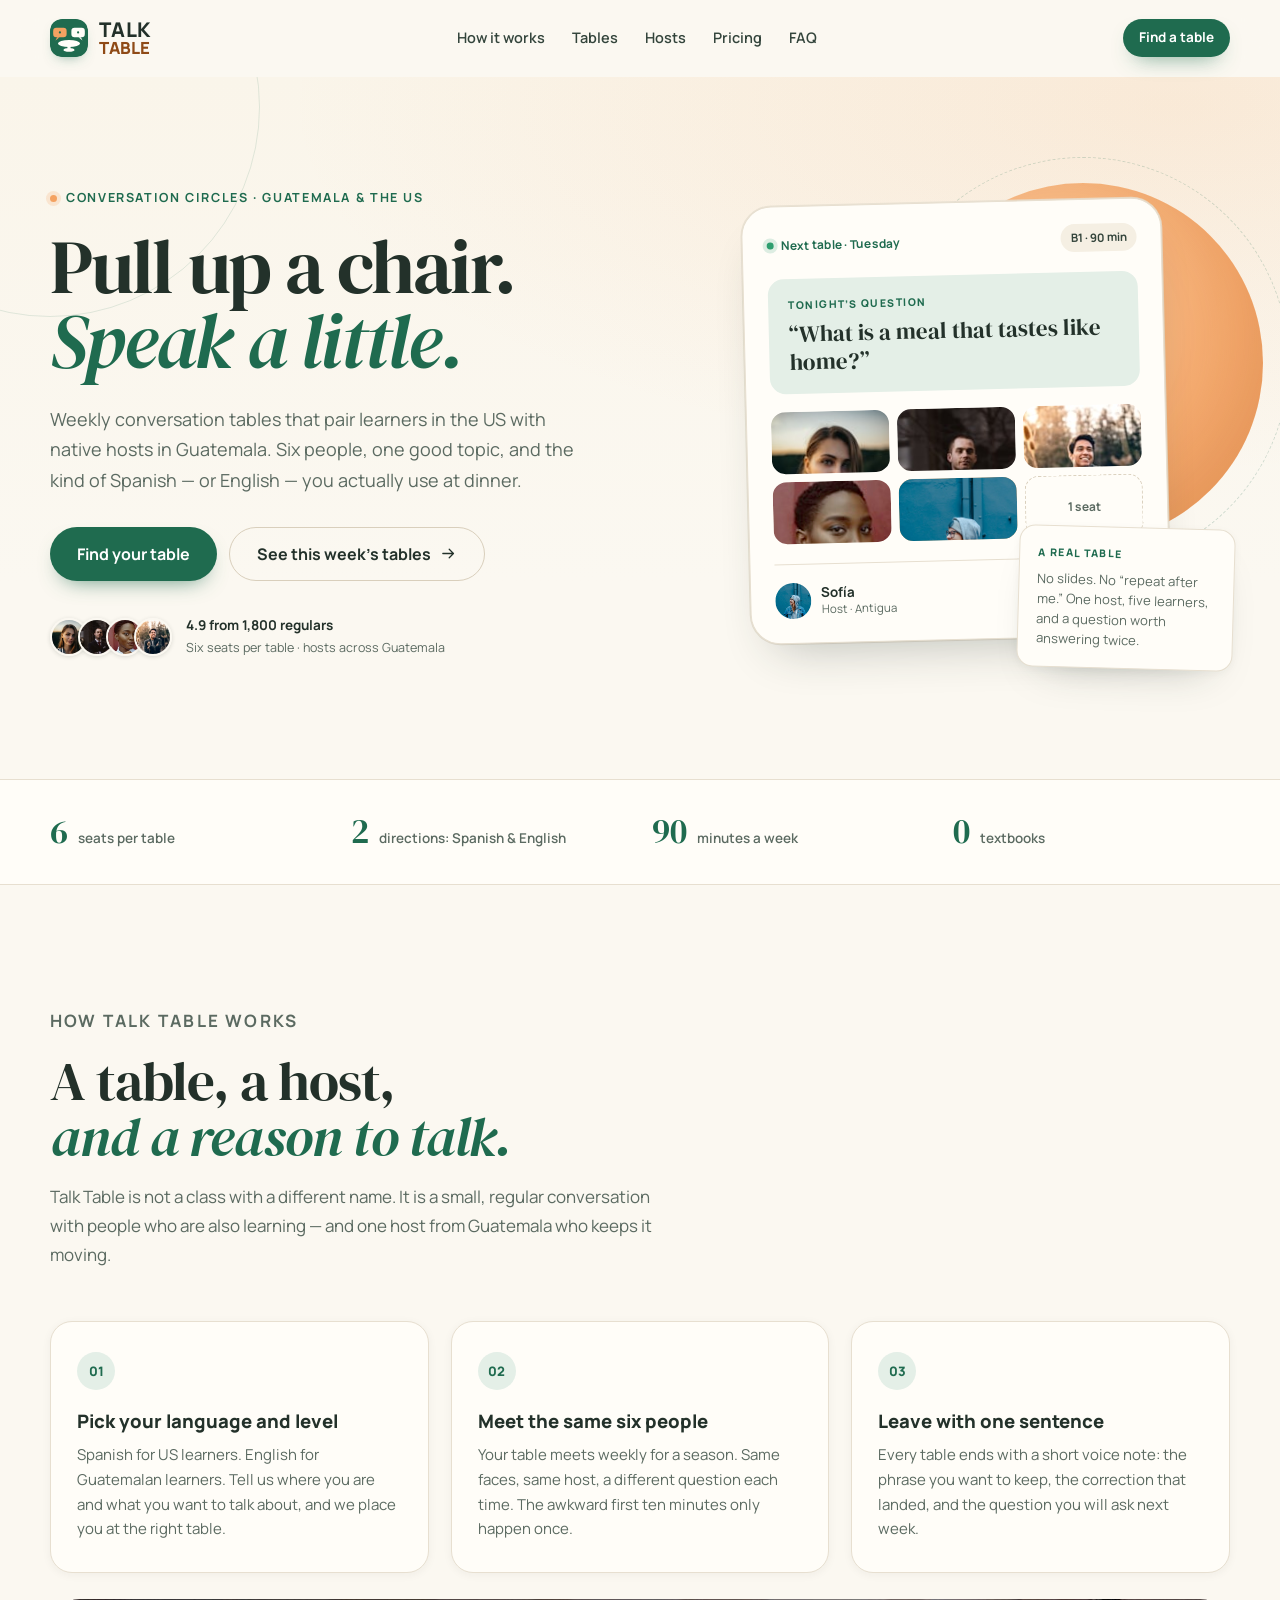
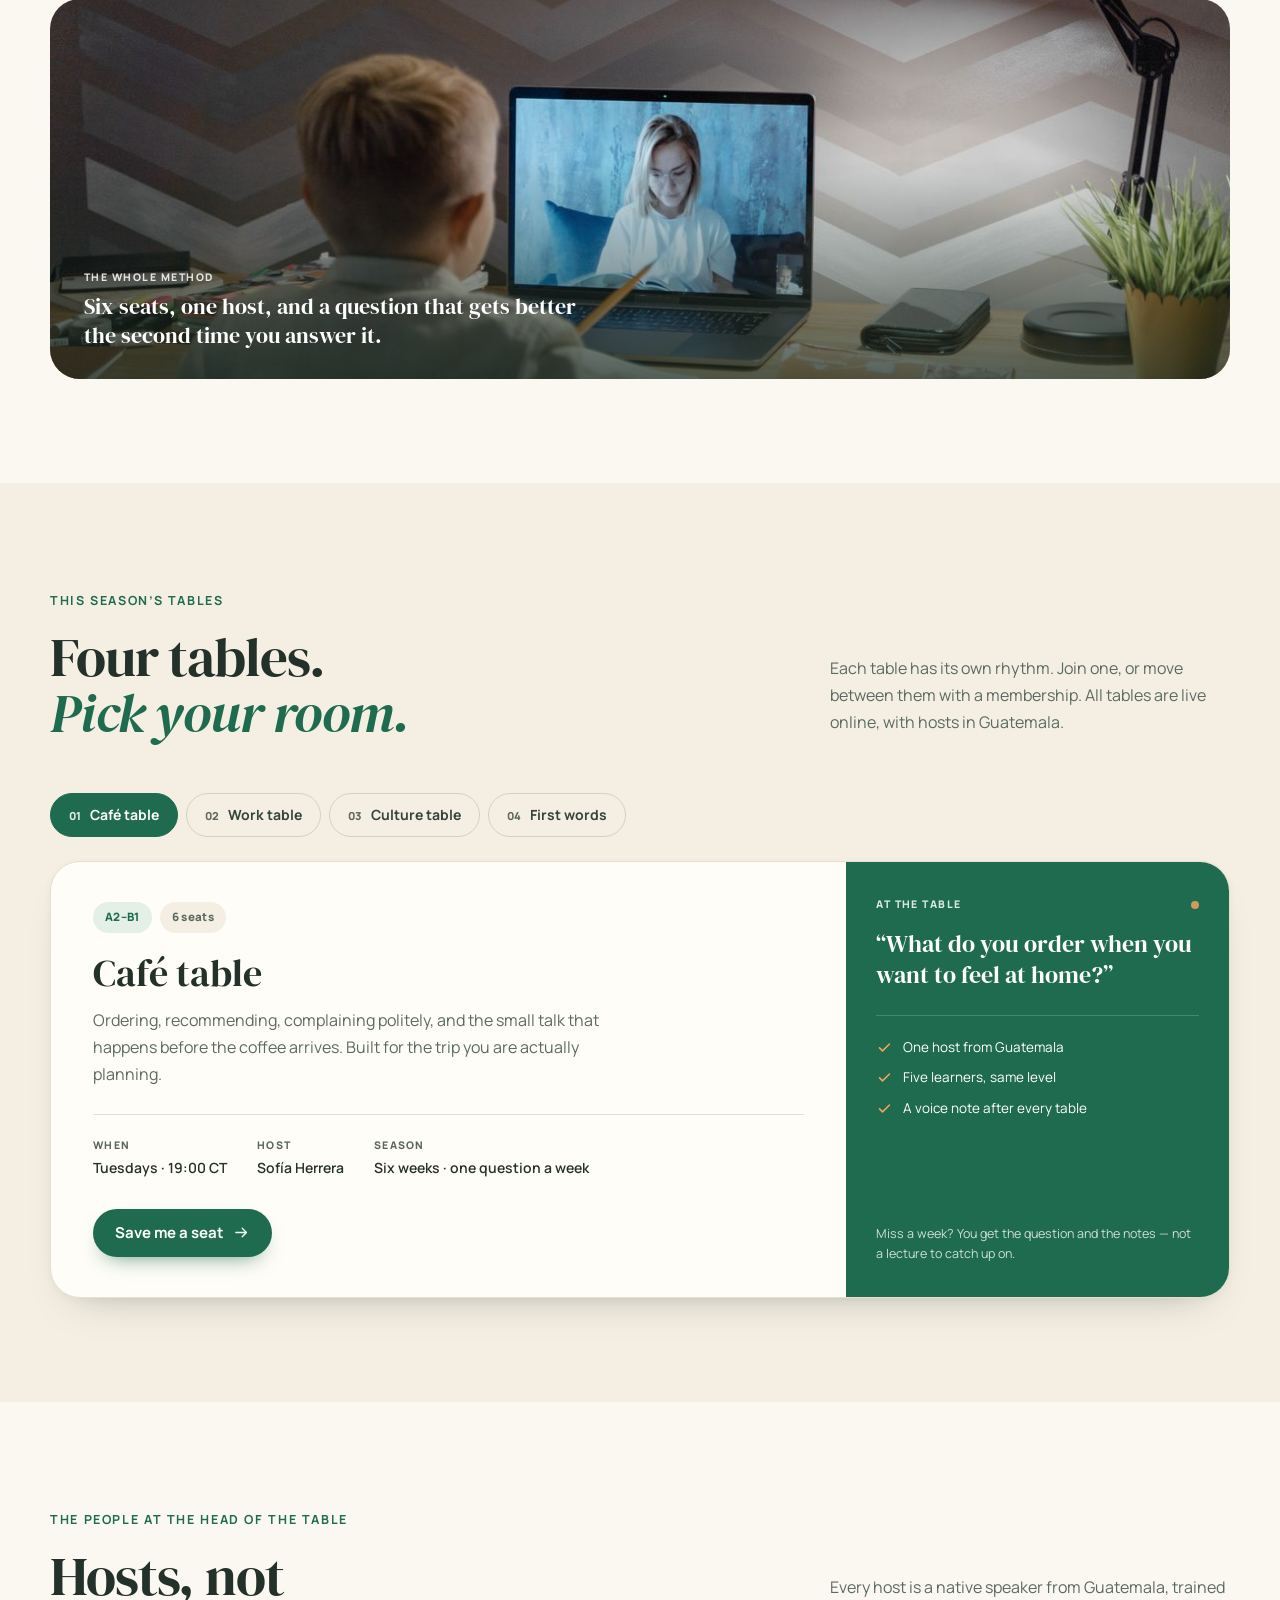
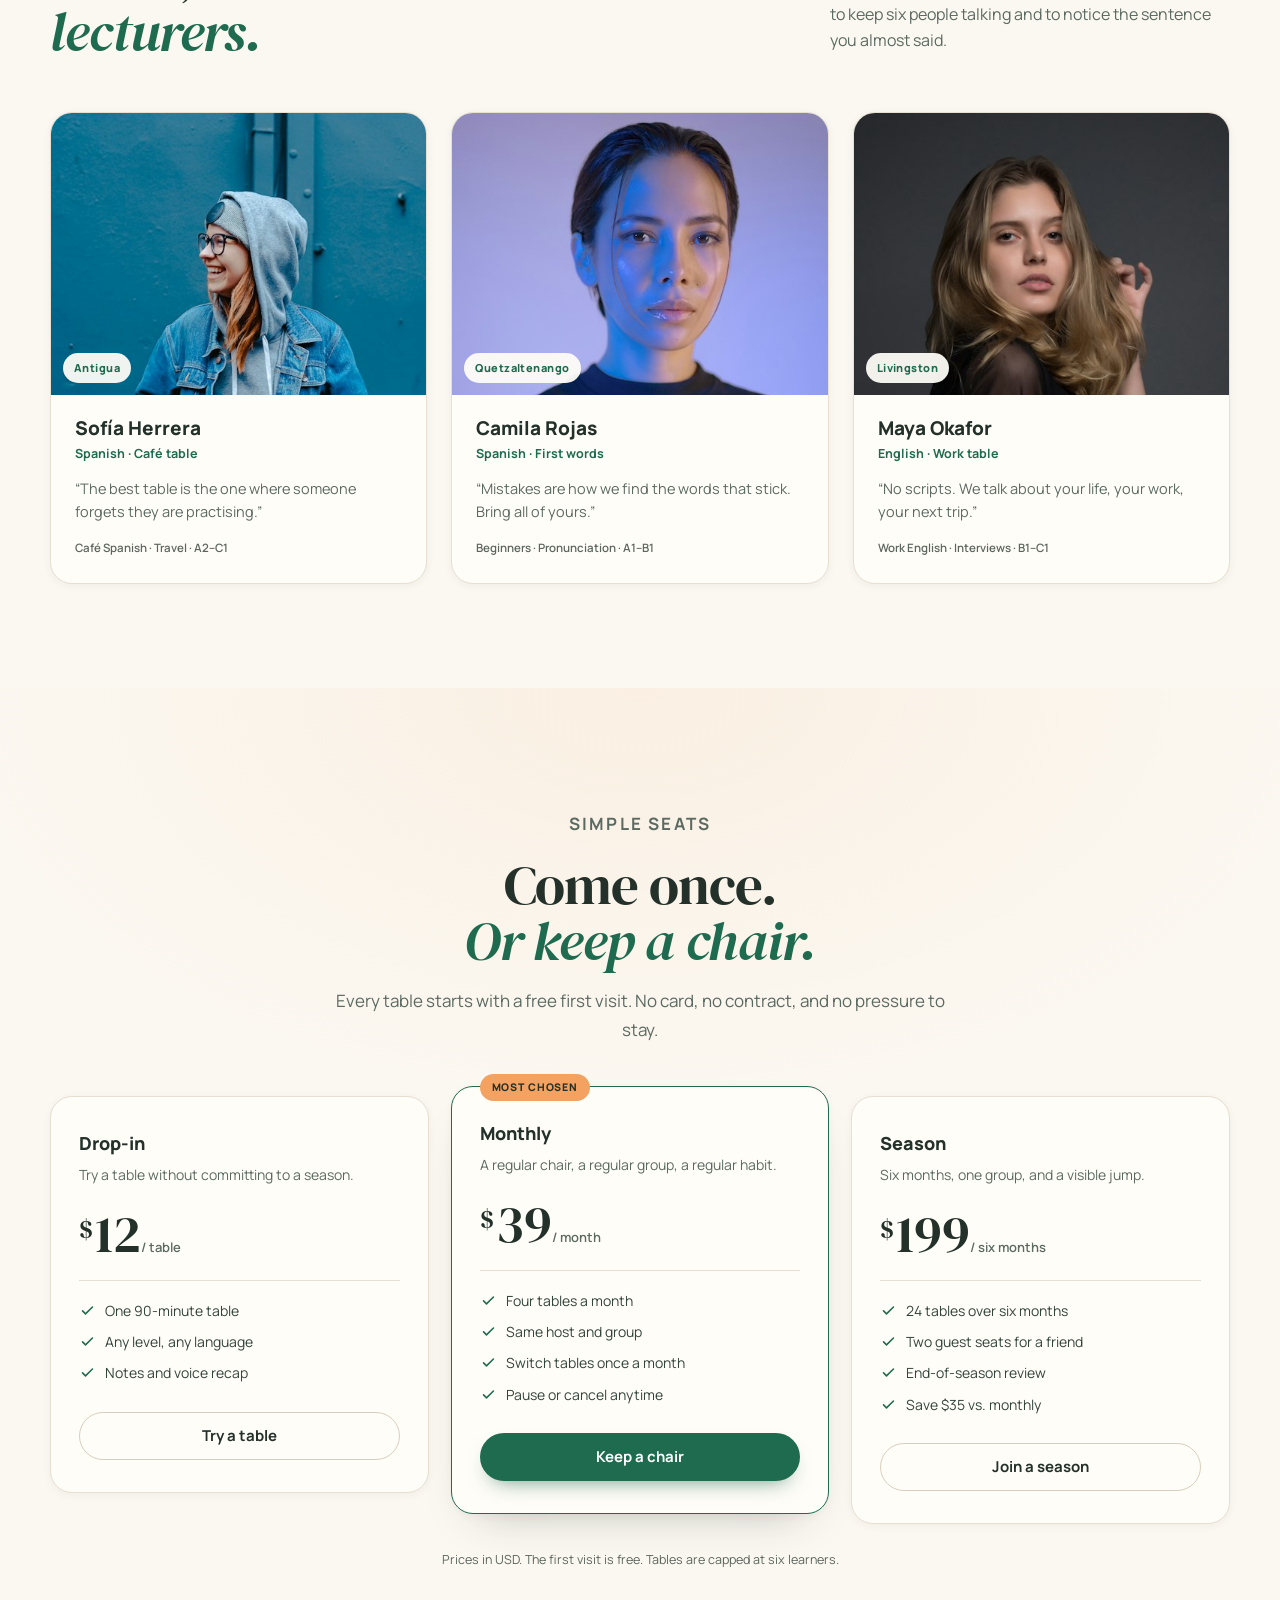
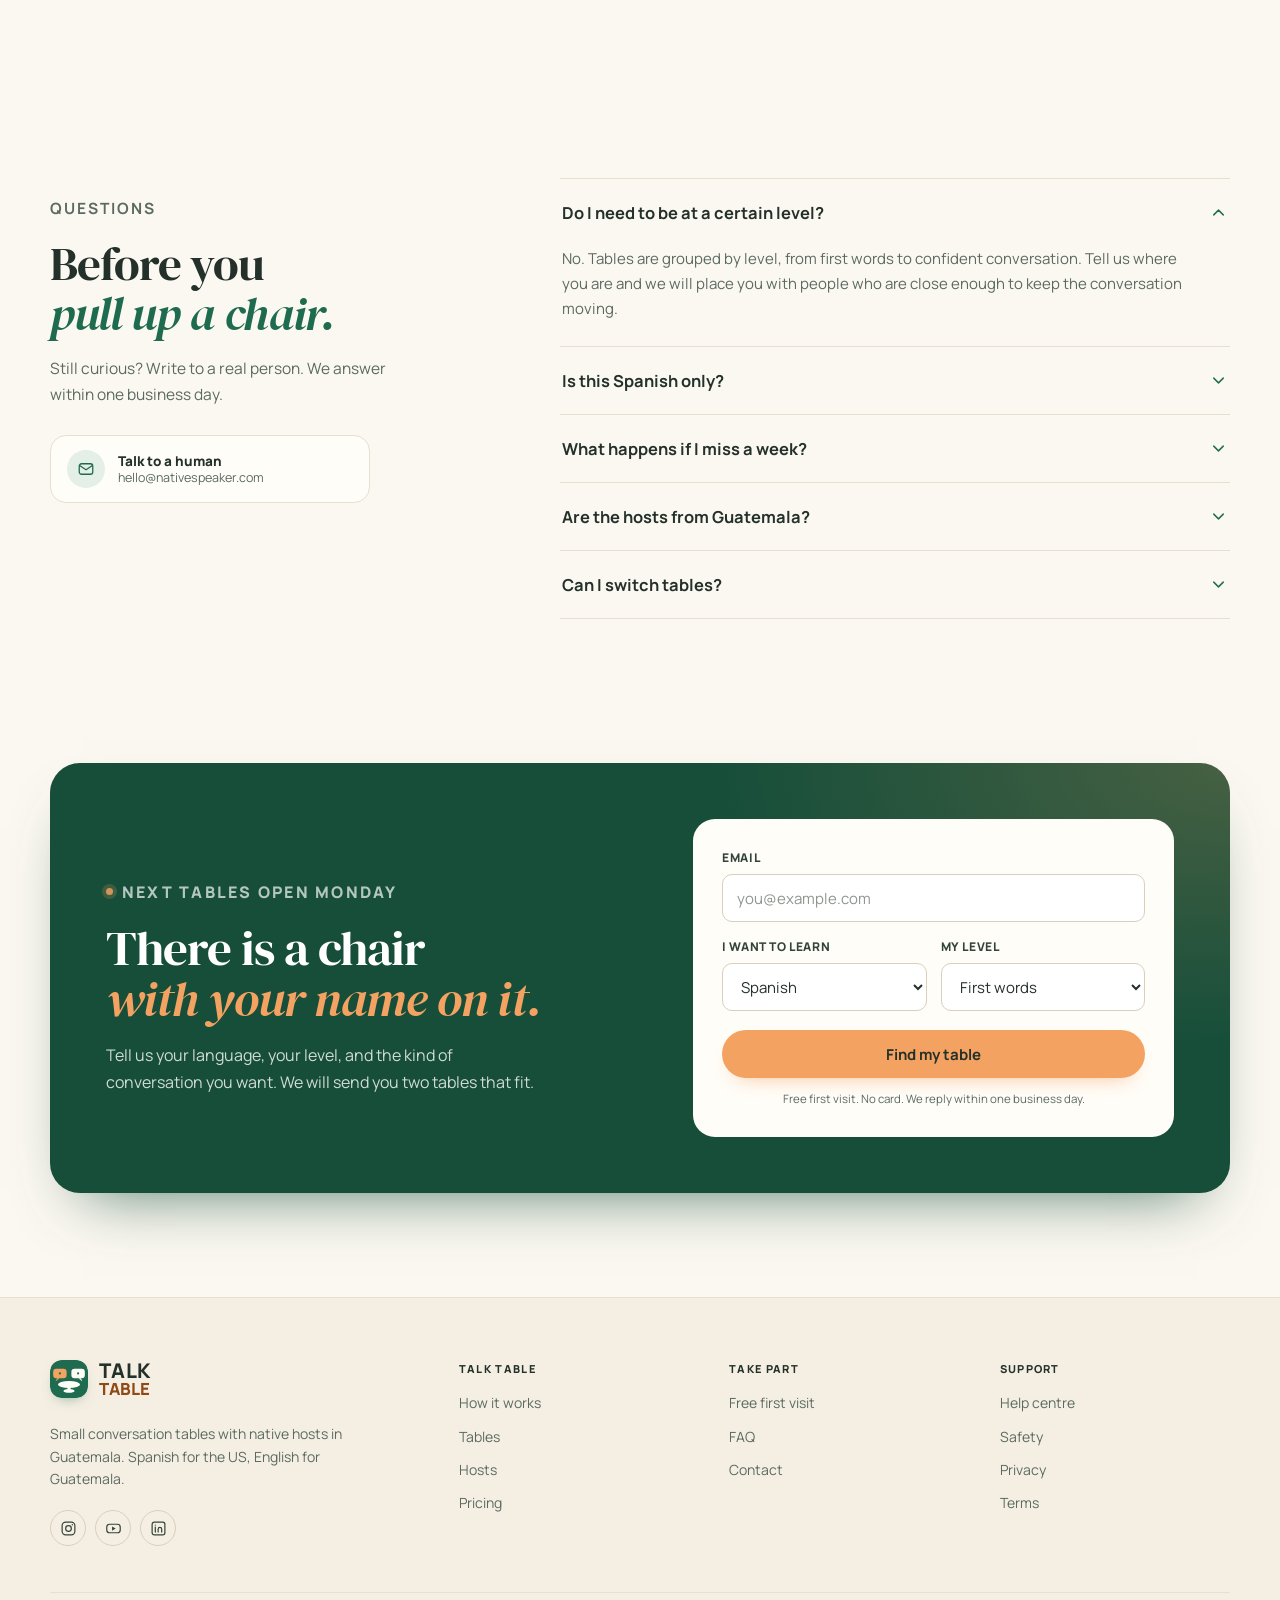
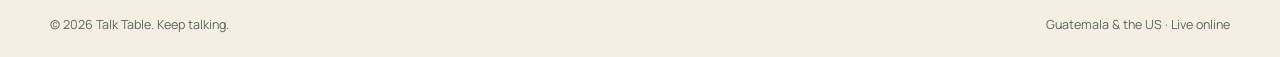
<file: talk-table/index.html>
<!DOCTYPE html>
<html lang="en">
<head>
  <meta charset="utf-8">
  <meta name="viewport" content="width=device-width, initial-scale=1">
  <title>Talk Table — Conversation tables from Guatemala</title>
  <meta name="description" content="Weekly conversation circles that pair learners in the US with native speakers in Guatemala. Small tables, real topics, and Spanish or English practice that feels like a conversation, not a class.">
  <meta name="theme-color" content="#FBF8F1">
  <meta property="og:title" content="Talk Table — Pull up a chair.">
  <meta property="og:description" content="Small conversation tables with native hosts in Guatemala. Spanish for US learners, English for Guatemalan learners.">
  <meta property="og:type" content="website">
  <link rel="icon" href="../assets/logos/circle.svg" type="image/svg+xml">
  <link rel="preconnect" href="https://fonts.googleapis.com">
  <link rel="preconnect" href="https://fonts.gstatic.com" crossorigin>
  <link href="https://fonts.googleapis.com/css2?family=DM+Serif+Display:ital@0;1&family=Manrope:wght@400;500;600;700;800&display=swap" rel="stylesheet">
  <link rel="stylesheet" href="styles.css">
</head>
<body>
  <a class="skip-link" href="#main">Skip to content</a>

  <svg class="svg-sprite" xmlns="http://www.w3.org/2000/svg" aria-hidden="true">
    <symbol id="i-arrow" viewBox="0 0 24 24"><path d="M4 12h15m-6-6 6 6-6 6" fill="none" stroke="currentColor" stroke-width="1.8" stroke-linecap="round" stroke-linejoin="round"/></symbol>
    <symbol id="i-check" viewBox="0 0 24 24"><path d="m5 12.5 4.2 4.2L19 7" fill="none" stroke="currentColor" stroke-width="2.2" stroke-linecap="round" stroke-linejoin="round"/></symbol>
    <symbol id="i-chevron" viewBox="0 0 24 24"><path d="m6 9 6 6 6-6" fill="none" stroke="currentColor" stroke-width="1.8" stroke-linecap="round" stroke-linejoin="round"/></symbol>
    <symbol id="i-star" viewBox="0 0 24 24"><path d="m12 3 2.78 5.63 6.22.9-4.5 4.39 1.06 6.2L12 17.2l-5.56 2.92 1.06-6.2L3 9.53l6.22-.9L12 3Z" fill="currentColor"/></symbol>
    <symbol id="i-calendar" viewBox="0 0 24 24"><rect x="3" y="5" width="18" height="16" rx="3" fill="none" stroke="currentColor" stroke-width="1.7"/><path d="M8 3v4M16 3v4M3 10h18" fill="none" stroke="currentColor" stroke-width="1.7" stroke-linecap="round"/></symbol>
    <symbol id="i-clock" viewBox="0 0 24 24"><circle cx="12" cy="12" r="9" fill="none" stroke="currentColor" stroke-width="1.7"/><path d="M12 7v5l3 2" fill="none" stroke="currentColor" stroke-width="1.7" stroke-linecap="round"/></symbol>
    <symbol id="i-users" viewBox="0 0 24 24"><circle cx="9" cy="8" r="3.2" fill="none" stroke="currentColor" stroke-width="1.7"/><path d="M3.5 19a5.5 5.5 0 0 1 11 0M16 5.5a3 3 0 0 1 0 5.8M17 14.5a5 5 0 0 1 3.5 4.5" fill="none" stroke="currentColor" stroke-width="1.7" stroke-linecap="round"/></symbol>
    <symbol id="i-globe" viewBox="0 0 24 24"><circle cx="12" cy="12" r="9" fill="none" stroke="currentColor" stroke-width="1.7"/><path d="M3 12h18M12 3c2.5 2.6 3.8 5.6 3.8 9s-1.3 6.4-3.8 9c-2.5-2.6-3.8-5.6-3.8-9S9.5 5.6 12 3Z" fill="none" stroke="currentColor" stroke-width="1.7"/></symbol>
    <symbol id="i-mic" viewBox="0 0 24 24"><rect x="9" y="3" width="6" height="11" rx="3" fill="none" stroke="currentColor" stroke-width="1.7"/><path d="M5 11a7 7 0 0 0 14 0M12 18v3" fill="none" stroke="currentColor" stroke-width="1.7" stroke-linecap="round"/></symbol>
    <symbol id="i-mail" viewBox="0 0 24 24"><rect x="3" y="5" width="18" height="14" rx="3" fill="none" stroke="currentColor" stroke-width="1.7"/><path d="m3 7 9 6 9-6" fill="none" stroke="currentColor" stroke-width="1.7" stroke-linejoin="round"/></symbol>
    <symbol id="i-menu" viewBox="0 0 24 24"><path d="M4 7h16M4 12h16M4 17h16" fill="none" stroke="currentColor" stroke-width="1.8" stroke-linecap="round"/></symbol>
    <symbol id="i-close" viewBox="0 0 24 24"><path d="m6 6 12 12M18 6 6 18" fill="none" stroke="currentColor" stroke-width="1.8" stroke-linecap="round"/></symbol>
    <symbol id="i-instagram" viewBox="0 0 24 24"><rect x="3" y="3" width="18" height="18" rx="5" fill="none" stroke="currentColor" stroke-width="1.7"/><circle cx="12" cy="12" r="4" fill="none" stroke="currentColor" stroke-width="1.7"/><circle cx="17.4" cy="6.6" r="1" fill="currentColor"/></symbol>
    <symbol id="i-youtube" viewBox="0 0 24 24"><rect x="2.5" y="6" width="19" height="12" rx="4" fill="none" stroke="currentColor" stroke-width="1.7"/><path d="m10 9 5 3-5 3V9Z" fill="currentColor"/></symbol>
    <symbol id="i-linkedin" viewBox="0 0 24 24"><rect x="3" y="3" width="18" height="18" rx="3" fill="none" stroke="currentColor" stroke-width="1.7"/><path d="M7.5 10v7M7.5 7.1v.1M11.5 17v-4a2.5 2.5 0 0 1 5 0v4" fill="none" stroke="currentColor" stroke-width="1.7" stroke-linecap="round"/></symbol>
  </svg>

  <header class="site-header" id="site-header">
    <div class="container nav-shell">
      <a class="brand" href="#top" aria-label="Talk Table home">
        <img class="brand-mark" src="../assets/logos/circle.svg" alt="" width="40" height="40">
        <span class="brand-name" aria-hidden="true">
          <span class="brand-line brand-line--top">TALK</span>
          <span class="brand-line brand-line--bottom">TABLE</span>
        </span>
      </a>

      <nav class="nav-links" id="primary-nav" aria-label="Main navigation">
        <a href="#how">How it works</a>
        <a href="#tables">Tables</a>
        <a href="#hosts">Hosts</a>
        <a href="#pricing">Pricing</a>
        <a href="#faq">FAQ</a>
        <a class="btn btn-primary nav-mobile-cta" href="#join">Find a table</a>
      </nav>

      <div class="nav-actions">
        <a class="btn btn-primary btn-sm nav-cta" href="#join">Find a table</a>
        <button class="nav-toggle" type="button" aria-expanded="false" aria-controls="primary-nav" aria-label="Open menu">
          <svg class="icon icon-menu" aria-hidden="true"><use href="#i-menu"></use></svg>
          <svg class="icon icon-close" aria-hidden="true"><use href="#i-close"></use></svg>
        </button>
      </div>
    </div>
  </header>

  <main id="main">
    <section class="hero" id="top">
      <div class="container hero-grid">
        <div class="hero-copy">
          <p class="eyebrow"><span class="dot" aria-hidden="true"></span> Conversation circles · Guatemala &amp; the US</p>
          <h1>Pull up a chair.<br><em>Speak a little.</em></h1>
          <p class="hero-lede">Weekly conversation tables that pair learners in the US with native hosts in Guatemala. Six people, one good topic, and the kind of Spanish — or English — you actually use at dinner.</p>
          <div class="hero-actions">
            <a class="btn btn-primary btn-lg" href="#join">Find your table</a>
            <a class="btn btn-quiet btn-lg" href="#tables">See this week’s tables <svg class="icon" aria-hidden="true"><use href="#i-arrow"></use></svg></a>
          </div>
          <div class="hero-proof">
            <div class="avatar-stack" aria-hidden="true">
              <img src="../assets/img/learner-ana.jpg" alt="">
              <img src="../assets/img/learner-tom.jpg" alt="">
              <img src="../assets/img/learner-lucia.jpg" alt="">
              <img src="../assets/img/learner-max.jpg" alt="">
            </div>
            <p><strong>4.9 from 1,800 regulars</strong><span>Six seats per table · hosts across Guatemala</span></p>
          </div>
        </div>

        <div class="hero-visual" aria-label="A sample conversation table">
          <div class="hero-sun" aria-hidden="true"></div>
          <article class="table-card">
            <header class="table-head">
              <span class="table-live"><span aria-hidden="true"></span> Next table · Tuesday</span>
              <span class="table-level">B1 · 90 min</span>
            </header>
            <div class="table-topic">
              <span class="table-label">Tonight’s question</span>
              <p>“What is a meal that tastes like home?”</p>
            </div>
            <div class="seat-grid" aria-hidden="true">
              <span class="seat seat--filled"><img src="../assets/img/learner-ana.jpg" alt=""></span>
              <span class="seat seat--filled"><img src="../assets/img/learner-tom.jpg" alt=""></span>
              <span class="seat seat--filled"><img src="../assets/img/learner-max.jpg" alt=""></span>
              <span class="seat seat--filled"><img src="../assets/img/learner-lucia.jpg" alt=""></span>
              <span class="seat seat--filled seat--host"><img src="../assets/img/teacher-sofia.jpg" alt=""></span>
              <span class="seat seat--open">1 seat</span>
            </div>
            <div class="table-foot">
              <div class="table-host">
                <img src="../assets/img/teacher-sofia.jpg" alt="">
                <span><strong>Sofía</strong><span>Host · Antigua</span></span>
              </div>
              <span class="table-time"><svg class="icon" aria-hidden="true"><use href="#i-clock"></use></svg> 19:00 CT</span>
            </div>
          </article>
          <aside class="table-note">
            <span class="note-label">A real table</span>
            <p>No slides. No “repeat after me.” One host, five learners, and a question worth answering twice.</p>
          </aside>
        </div>
      </div>
    </section>

    <section class="promise" aria-label="What Talk Table offers">
      <div class="container promise-grid">
        <div><strong>6</strong><span>seats per table</span></div>
        <div><strong>2</strong><span>directions: Spanish &amp; English</span></div>
        <div><strong>90</strong><span>minutes a week</span></div>
        <div><strong>0</strong><span>textbooks</span></div>
      </div>
    </section>

    <section class="section how" id="how">
      <div class="container">
        <div class="section-head">
          <p class="eyebrow">How Talk Table works</p>
          <h2>A table, a host,<br><em>and a reason to talk.</em></h2>
          <p>Talk Table is not a class with a different name. It is a small, regular conversation with people who are also learning — and one host from Guatemala who keeps it moving.</p>
        </div>

        <div class="how-grid">
          <article class="how-card">
            <span class="how-num">01</span>
            <h3>Pick your language and level</h3>
            <p>Spanish for US learners. English for Guatemalan learners. Tell us where you are and what you want to talk about, and we place you at the right table.</p>
          </article>
          <article class="how-card">
            <span class="how-num">02</span>
            <h3>Meet the same six people</h3>
            <p>Your table meets weekly for a season. Same faces, same host, a different question each time. The awkward first ten minutes only happen once.</p>
          </article>
          <article class="how-card">
            <span class="how-num">03</span>
            <h3>Leave with one sentence</h3>
            <p>Every table ends with a short voice note: the phrase you want to keep, the correction that landed, and the question you will ask next week.</p>
          </article>
        </div>

        <figure class="how-photo">
          <img src="../assets/img/academy/hero-class.jpg" alt="A small group in conversation around a table" loading="lazy">
          <figcaption>
            <span class="photo-label">The whole method</span>
            <p>Six seats, one host, and a question that gets better the second time you answer it.</p>
          </figcaption>
        </figure>
      </div>
    </section>

    <section class="section tables" id="tables">
      <div class="container">
        <div class="section-head section-head--split">
          <div>
            <p class="eyebrow">This season’s tables</p>
            <h2>Four tables.<br><em>Pick your room.</em></h2>
          </div>
          <p>Each table has its own rhythm. Join one, or move between them with a membership. All tables are live online, with hosts in Guatemala.</p>
        </div>

        <div class="table-tabs" role="tablist" aria-label="Choose a conversation table">
          <button class="table-tab is-active" id="tab-cafe" type="button" role="tab" aria-selected="true" aria-controls="table-panel" data-table="cafe" tabindex="0">
            <span>01</span> Café table
          </button>
          <button class="table-tab" id="tab-work" type="button" role="tab" aria-selected="false" aria-controls="table-panel" data-table="work" tabindex="-1">
            <span>02</span> Work table
          </button>
          <button class="table-tab" id="tab-culture" type="button" role="tab" aria-selected="false" aria-controls="table-panel" data-table="culture" tabindex="-1">
            <span>03</span> Culture table
          </button>
          <button class="table-tab" id="tab-beginners" type="button" role="tab" aria-selected="false" aria-controls="table-panel" data-table="beginners" tabindex="-1">
            <span>04</span> First words
          </button>
        </div>

        <div class="table-panel" id="table-panel" role="tabpanel" aria-labelledby="tab-cafe" tabindex="0">
          <div class="table-detail">
            <div class="table-detail-top">
              <span class="pill" id="table-level">A2–B1</span>
              <span class="pill pill--soft" id="table-seats">6 seats</span>
            </div>
            <h3 id="table-title">Café table</h3>
            <p class="table-desc" id="table-desc">Ordering, recommending, complaining politely, and the small talk that happens before the coffee arrives. Built for the trip you are actually planning.</p>
            <dl class="table-meta">
              <div><dt>When</dt><dd id="table-when">Tuesdays · 19:00 CT</dd></div>
              <div><dt>Host</dt><dd id="table-host">Sofía Herrera</dd></div>
              <div><dt>Season</dt><dd id="table-season">Six weeks · one question a week</dd></div>
            </dl>
            <a class="btn btn-primary js-choose-table" href="#join" data-table="Café table">Save me a seat <svg class="icon" aria-hidden="true"><use href="#i-arrow"></use></svg></a>
          </div>

          <aside class="table-side">
            <div class="side-head">
              <span>At the table</span>
              <span class="side-dot" aria-hidden="true"></span>
            </div>
            <p class="side-question" id="table-question">“What do you order when you want to feel at home?”</p>
            <ul class="side-list" id="table-list">
              <li><svg class="icon" aria-hidden="true"><use href="#i-check"></use></svg> One host from Guatemala</li>
              <li><svg class="icon" aria-hidden="true"><use href="#i-check"></use></svg> Five learners, same level</li>
              <li><svg class="icon" aria-hidden="true"><use href="#i-check"></use></svg> A voice note after every table</li>
            </ul>
            <p class="side-note">Miss a week? You get the question and the notes — not a lecture to catch up on.</p>
          </aside>
        </div>
      </div>
    </section>

    <section class="section hosts" id="hosts">
      <div class="container">
        <div class="section-head section-head--split">
          <div>
            <p class="eyebrow">The people at the head of the table</p>
            <h2>Hosts, not<br><em>lecturers.</em></h2>
          </div>
          <p>Every host is a native speaker from Guatemala, trained to keep six people talking and to notice the sentence you almost said.</p>
        </div>

        <div class="host-grid">
          <article class="host-card">
            <div class="host-media">
              <img src="../assets/img/teacher-sofia.jpg" alt="Portrait of Sofía Herrera, a Talk Table host in Antigua" loading="lazy">
              <span class="host-city">Antigua</span>
            </div>
            <div class="host-body">
              <h3>Sofía Herrera</h3>
              <p class="host-role">Spanish · Café table</p>
              <p>“The best table is the one where someone forgets they are practising.”</p>
              <span class="host-tags">Café Spanish · Travel · A2–C1</span>
            </div>
          </article>
          <article class="host-card">
            <div class="host-media">
              <img src="../assets/img/teacher-camila.jpg" alt="Portrait of Camila Rojas, a Talk Table host in Quetzaltenango" loading="lazy">
              <span class="host-city">Quetzaltenango</span>
            </div>
            <div class="host-body">
              <h3>Camila Rojas</h3>
              <p class="host-role">Spanish · First words</p>
              <p>“Mistakes are how we find the words that stick. Bring all of yours.”</p>
              <span class="host-tags">Beginners · Pronunciation · A1–B1</span>
            </div>
          </article>
          <article class="host-card">
            <div class="host-media">
              <img src="../assets/img/teacher-maya.jpg" alt="Portrait of Maya Okafor, a Talk Table host in Livingston" loading="lazy">
              <span class="host-city">Livingston</span>
            </div>
            <div class="host-body">
              <h3>Maya Okafor</h3>
              <p class="host-role">English · Work table</p>
              <p>“No scripts. We talk about your life, your work, your next trip.”</p>
              <span class="host-tags">Work English · Interviews · B1–C1</span>
            </div>
          </article>
        </div>
      </div>
    </section>

    <section class="section pricing" id="pricing">
      <div class="container">
        <div class="section-head section-head--center">
          <p class="eyebrow">Simple seats</p>
          <h2>Come once.<br><em>Or keep a chair.</em></h2>
          <p>Every table starts with a free first visit. No card, no contract, and no pressure to stay.</p>
        </div>

        <div class="price-grid">
          <article class="price-card">
            <h3>Drop-in</h3>
            <p class="price-desc">Try a table without committing to a season.</p>
            <p class="price"><span class="currency">$</span>12<span class="per">/ table</span></p>
            <ul class="price-list">
              <li><svg class="icon" aria-hidden="true"><use href="#i-check"></use></svg> One 90-minute table</li>
              <li><svg class="icon" aria-hidden="true"><use href="#i-check"></use></svg> Any level, any language</li>
              <li><svg class="icon" aria-hidden="true"><use href="#i-check"></use></svg> Notes and voice recap</li>
            </ul>
            <a class="btn btn-quiet btn-block" href="#join">Try a table</a>
          </article>

          <article class="price-card price-card--featured">
            <span class="price-flag">Most chosen</span>
            <h3>Monthly</h3>
            <p class="price-desc">A regular chair, a regular group, a regular habit.</p>
            <p class="price"><span class="currency">$</span>39<span class="per">/ month</span></p>
            <ul class="price-list">
              <li><svg class="icon" aria-hidden="true"><use href="#i-check"></use></svg> Four tables a month</li>
              <li><svg class="icon" aria-hidden="true"><use href="#i-check"></use></svg> Same host and group</li>
              <li><svg class="icon" aria-hidden="true"><use href="#i-check"></use></svg> Switch tables once a month</li>
              <li><svg class="icon" aria-hidden="true"><use href="#i-check"></use></svg> Pause or cancel anytime</li>
            </ul>
            <a class="btn btn-primary btn-block" href="#join">Keep a chair</a>
          </article>

          <article class="price-card">
            <h3>Season</h3>
            <p class="price-desc">Six months, one group, and a visible jump.</p>
            <p class="price"><span class="currency">$</span>199<span class="per">/ six months</span></p>
            <ul class="price-list">
              <li><svg class="icon" aria-hidden="true"><use href="#i-check"></use></svg> 24 tables over six months</li>
              <li><svg class="icon" aria-hidden="true"><use href="#i-check"></use></svg> Two guest seats for a friend</li>
              <li><svg class="icon" aria-hidden="true"><use href="#i-check"></use></svg> End-of-season review</li>
              <li><svg class="icon" aria-hidden="true"><use href="#i-check"></use></svg> Save $35 vs. monthly</li>
            </ul>
            <a class="btn btn-quiet btn-block" href="#join">Join a season</a>
          </article>
        </div>
        <p class="price-note">Prices in USD. The first visit is free. Tables are capped at six learners.</p>
      </div>
    </section>

    <section class="section faq" id="faq">
      <div class="container faq-grid">
        <div class="faq-copy">
          <p class="eyebrow">Questions</p>
          <h2>Before you<br><em>pull up a chair.</em></h2>
          <p>Still curious? Write to a real person. We answer within one business day.</p>
          <a class="contact-card" href="mailto:hello@nativespeaker.com">
            <span class="contact-icon"><svg class="icon" aria-hidden="true"><use href="#i-mail"></use></svg></span>
            <span><strong>Talk to a human</strong><span>hello@nativespeaker.com</span></span>
          </a>
        </div>

        <div class="faq-list">
          <div class="faq-item is-open">
            <h3><button class="faq-question" type="button" aria-expanded="true" aria-controls="circle-faq-1">Do I need to be at a certain level?<svg class="icon" aria-hidden="true"><use href="#i-chevron"></use></svg></button></h3>
            <div class="faq-panel" id="circle-faq-1" aria-hidden="false"><div><p>No. Tables are grouped by level, from first words to confident conversation. Tell us where you are and we will place you with people who are close enough to keep the conversation moving.</p></div></div>
          </div>
          <div class="faq-item">
            <h3><button class="faq-question" type="button" aria-expanded="false" aria-controls="circle-faq-2">Is this Spanish only?<svg class="icon" aria-hidden="true"><use href="#i-chevron"></use></svg></button></h3>
            <div class="faq-panel" id="circle-faq-2" aria-hidden="true" inert><div><p>No. Talk Table runs in both directions: Spanish for learners in the US, and English for learners in Guatemala. The host and the table determine the language.</p></div></div>
          </div>
          <div class="faq-item">
            <h3><button class="faq-question" type="button" aria-expanded="false" aria-controls="circle-faq-3">What happens if I miss a week?<svg class="icon" aria-hidden="true"><use href="#i-chevron"></use></svg></button></h3>
            <div class="faq-panel" id="circle-faq-3" aria-hidden="true" inert><div><p>You get the question, the host’s notes, and the voice recap. You can also join another table that week if there is a seat. No make-up lecture, no guilt.</p></div></div>
          </div>
          <div class="faq-item">
            <h3><button class="faq-question" type="button" aria-expanded="false" aria-controls="circle-faq-4">Are the hosts from Guatemala?<svg class="icon" aria-hidden="true"><use href="#i-chevron"></use></svg></button></h3>
            <div class="faq-panel" id="circle-faq-4" aria-hidden="true" inert><div><p>Yes. Every Talk Table host is a native speaker based in Guatemala — Antigua, Quetzaltenango, Lake Atitlán, Livingston, and Guatemala City. They are trained to host, not to lecture.</p></div></div>
          </div>
          <div class="faq-item">
            <h3><button class="faq-question" type="button" aria-expanded="false" aria-controls="circle-faq-5">Can I switch tables?<svg class="icon" aria-hidden="true"><use href="#i-chevron"></use></svg></button></h3>
            <div class="faq-panel" id="circle-faq-5" aria-hidden="true" inert><div><p>Once a month on the monthly plan, and any time on the season plan. Your notes and voice recaps move with you.</p></div></div>
          </div>
        </div>
      </div>
    </section>

    <section class="cta" id="join" aria-labelledby="cta-title">
      <div class="container">
        <div class="cta-panel">
          <div class="cta-copy">
            <p class="cta-eyebrow"><span class="dot dot--light" aria-hidden="true"></span> Next tables open Monday</p>
            <h2 id="cta-title">There is a chair<br><em>with your name on it.</em></h2>
            <p>Tell us your language, your level, and the kind of conversation you want. We will send you two tables that fit.</p>
          </div>
          <form class="cta-form" id="join-form" novalidate>
            <label class="field">
              <span>Email</span>
              <input id="join-email" name="email" type="email" autocomplete="email" placeholder="you@example.com" required>
            </label>
            <div class="field-row">
              <label class="field">
                <span>I want to learn</span>
                <select id="join-language" name="language">
                  <option value="Spanish">Spanish</option>
                  <option value="English">English</option>
                </select>
              </label>
              <label class="field">
                <span>My level</span>
                <select id="join-level" name="level">
                  <option value="First words">First words</option>
                  <option value="A2–B1">A2–B1</option>
                  <option value="B1–B2">B1–B2</option>
                  <option value="C1+">C1+</option>
                </select>
              </label>
            </div>
            <p class="form-error" id="form-error" role="alert" hidden></p>
            <button class="btn btn-sun btn-block" type="submit">Find my table</button>
            <p class="form-note">Free first visit. No card. We reply within one business day.</p>
          </form>
          <div class="cta-success" id="join-success" hidden aria-live="polite">
            <span class="success-icon"><svg class="icon" aria-hidden="true"><use href="#i-check"></use></svg></span>
            <h3>Your chair is saved.</h3>
            <p>We will email <strong id="success-email">you@example.com</strong> with two <span id="success-language">Spanish</span> tables for your level.</p>
            <button class="btn btn-sun" type="button" id="join-again">Find another table</button>
          </div>
        </div>
      </div>
    </section>
  </main>

  <footer class="site-footer">
    <div class="container">
      <div class="footer-grid">
        <div class="footer-brand">
          <a class="brand brand--footer" href="#top" aria-label="Talk Table home">
            <img class="brand-mark" src="../assets/logos/circle.svg" alt="" width="40" height="40">
            <span class="brand-name" aria-hidden="true">
              <span class="brand-line brand-line--top">TALK</span>
              <span class="brand-line brand-line--bottom">TABLE</span>
            </span>
          </a>
          <p>Small conversation tables with native hosts in Guatemala. Spanish for the US, English for Guatemala.</p>
          <div class="socials">
            <a href="https://instagram.com" aria-label="Talk Table on Instagram" target="_blank" rel="noopener"><svg class="icon" aria-hidden="true"><use href="#i-instagram"></use></svg></a>
            <a href="https://youtube.com" aria-label="Talk Table on YouTube" target="_blank" rel="noopener"><svg class="icon" aria-hidden="true"><use href="#i-youtube"></use></svg></a>
            <a href="https://linkedin.com" aria-label="Talk Table on LinkedIn" target="_blank" rel="noopener"><svg class="icon" aria-hidden="true"><use href="#i-linkedin"></use></svg></a>
          </div>
        </div>
        <div class="footer-col">
          <h3>Talk Table</h3>
          <a href="#how">How it works</a>
          <a href="#tables">Tables</a>
          <a href="#hosts">Hosts</a>
          <a href="#pricing">Pricing</a>
        </div>
        <div class="footer-col">
          <h3>Take part</h3>
          <a href="#join">Free first visit</a>
          <a href="#faq">FAQ</a>
          <a href="mailto:hello@nativespeaker.com">Contact</a>
        </div>
        <div class="footer-col">
          <h3>Support</h3>
          <a href="#faq">Help centre</a>
          <a href="#faq">Safety</a>
          <a href="#faq">Privacy</a>
          <a href="#faq">Terms</a>
        </div>
      </div>
      <div class="footer-bottom">
        <p>© <span id="year">2026</span> Talk Table. Keep talking.</p>
        <span>Guatemala &amp; the US · Live online</span>
      </div>
    </div>
  </footer>

  <script src="script.js"></script>
  <script src="../assets/brand-fit.js" defer></script>
</body>
</html>
</file>
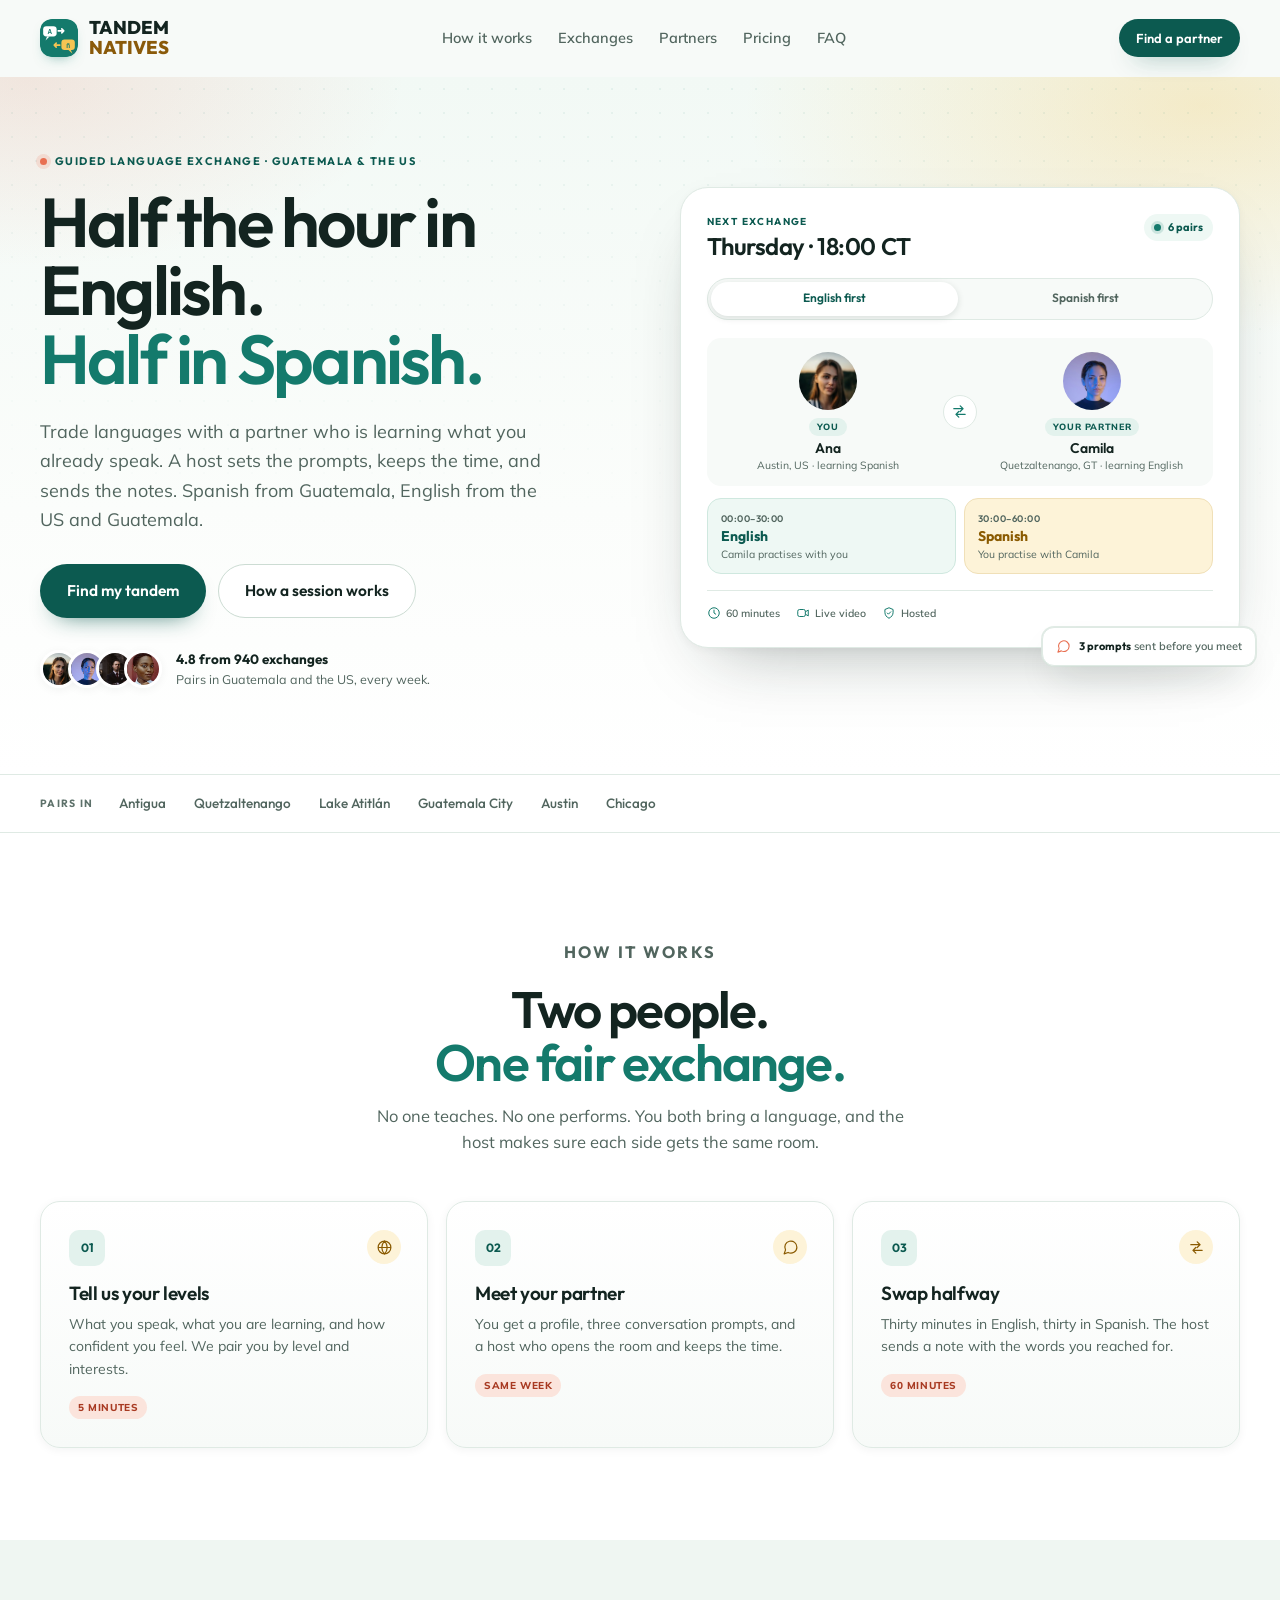
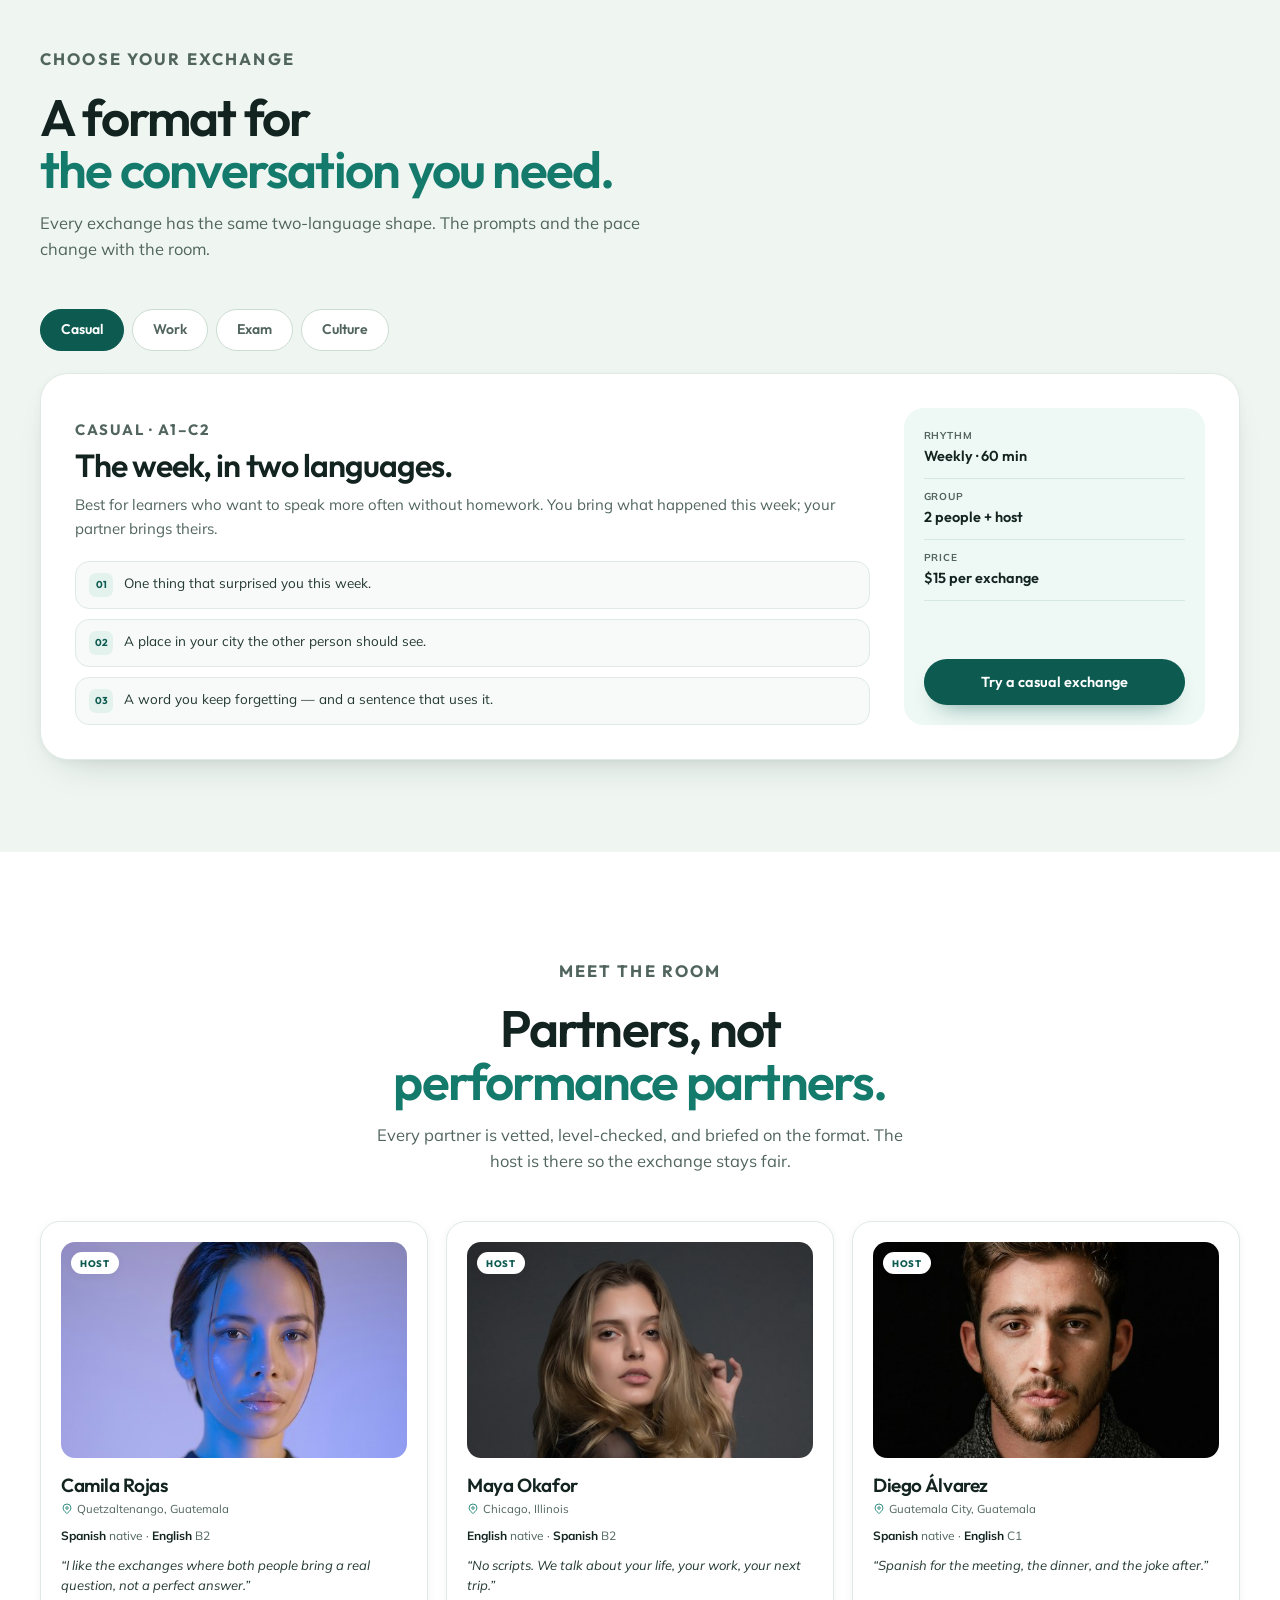
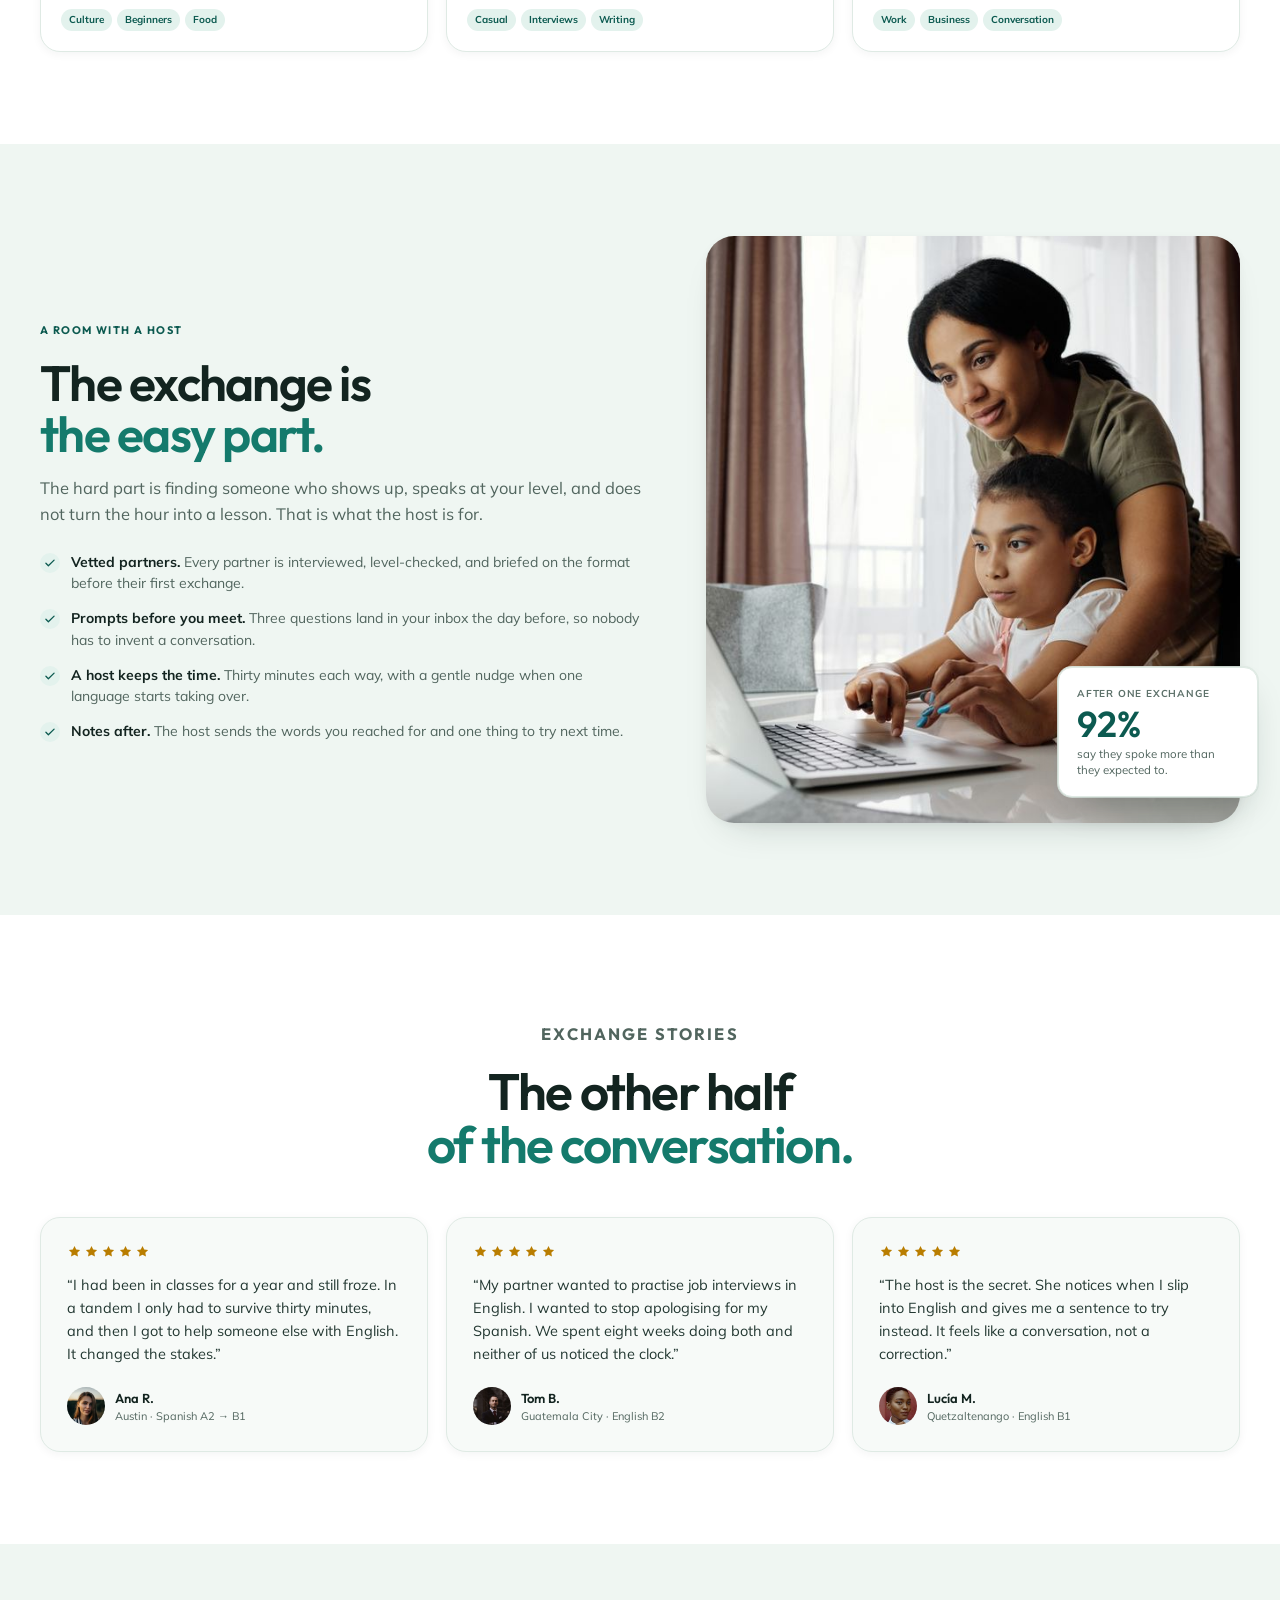
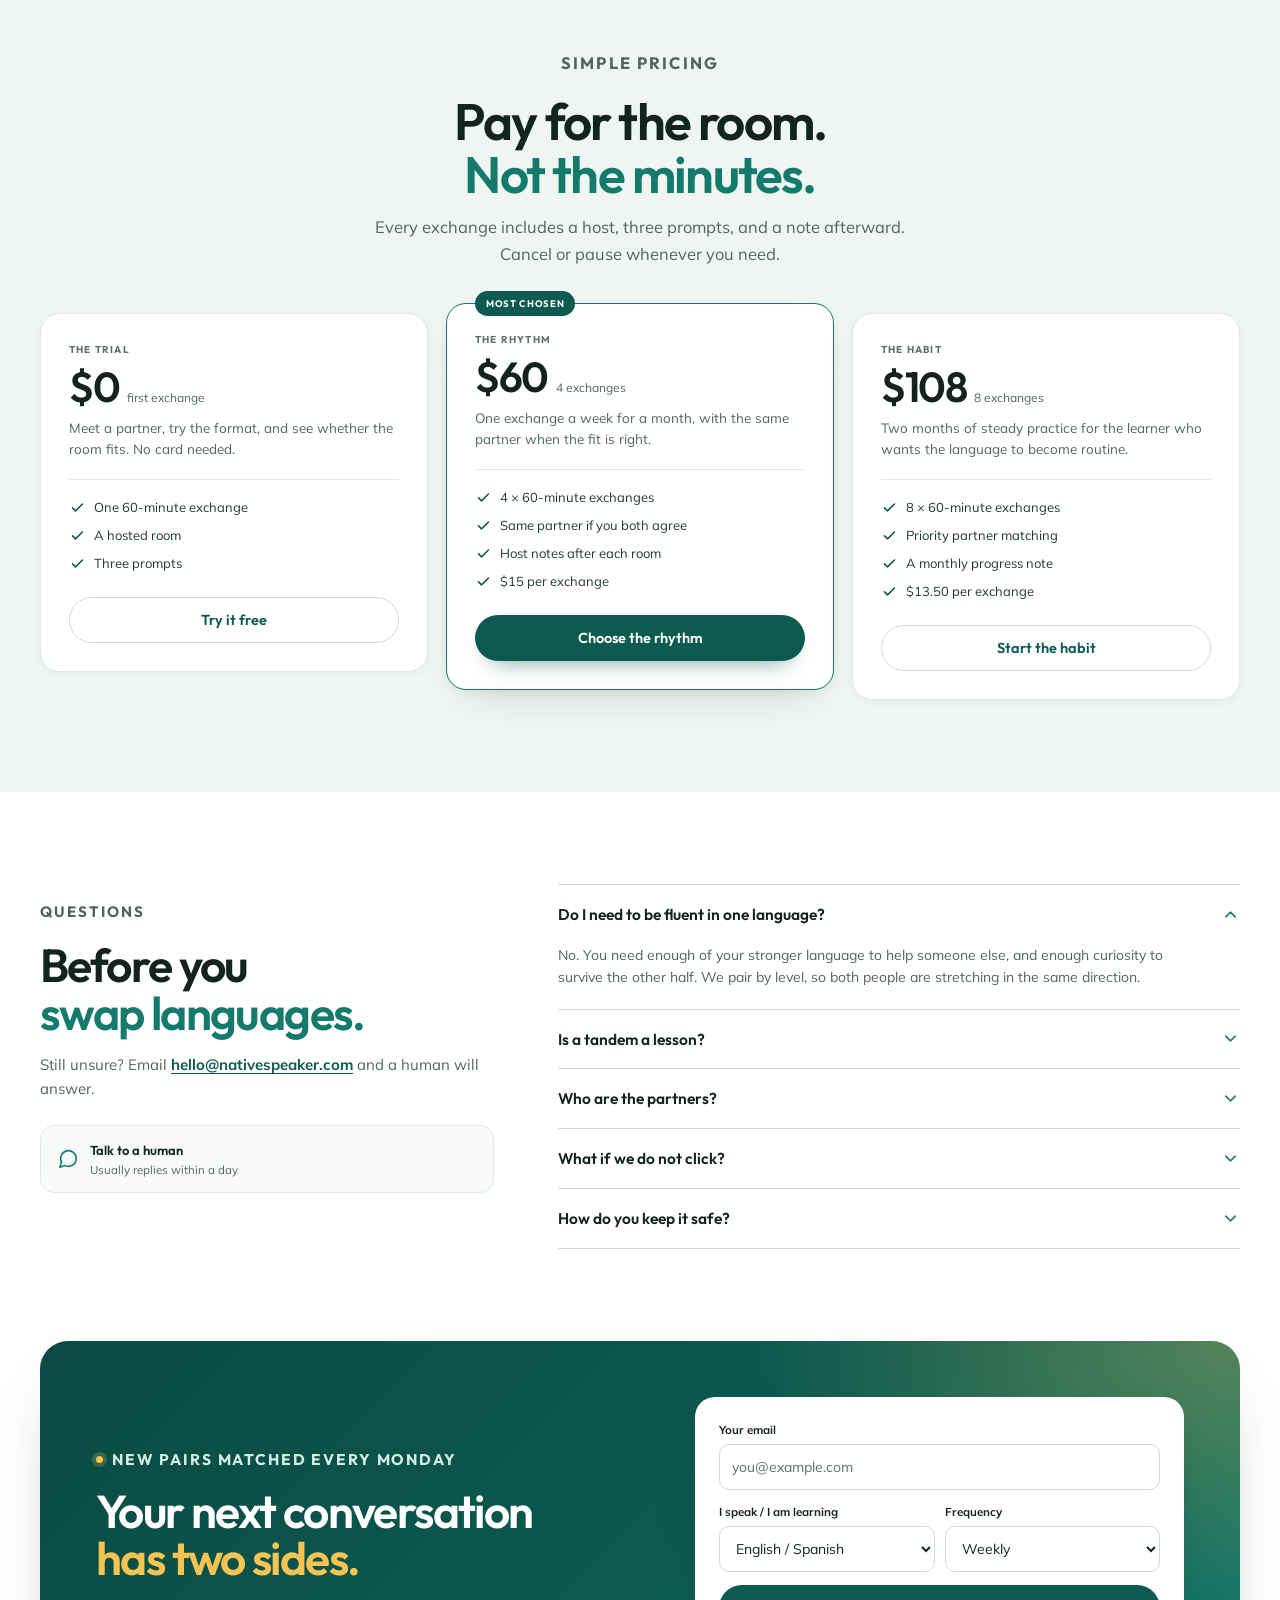
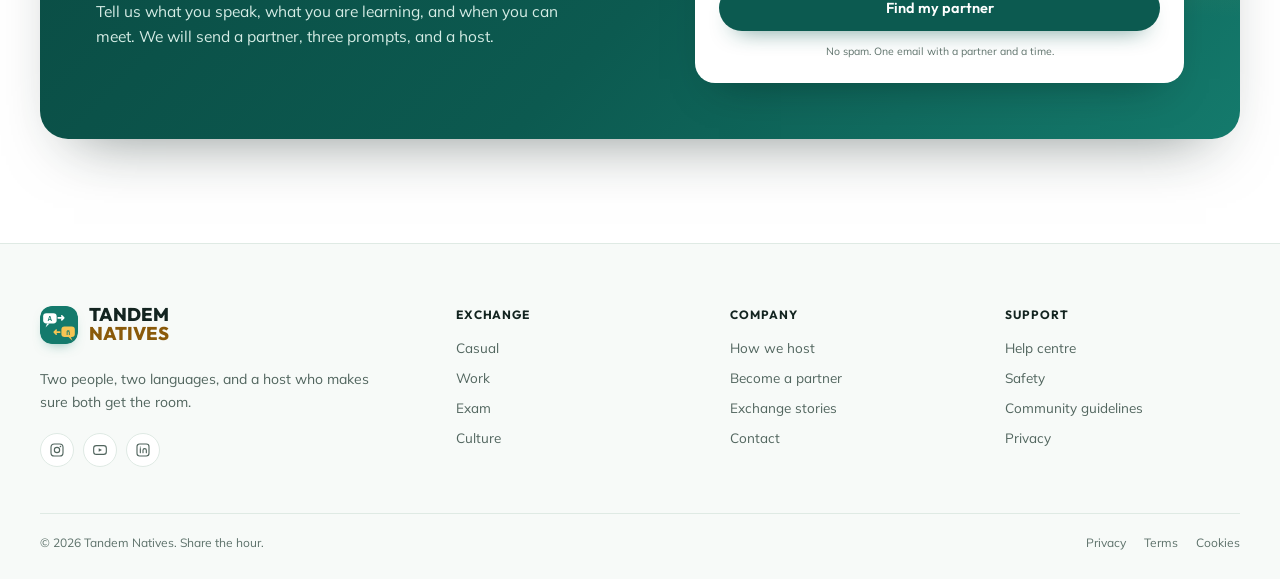
<file: tandem-natives/index.html>
<!DOCTYPE html>
<html lang="en">
<head>
  <meta charset="utf-8">
  <meta name="viewport" content="width=device-width, initial-scale=1">
  <title>Tandem Natives — Two people. Two languages. One hour.</title>
  <meta name="description" content="A guided language exchange that pairs learners in the US with partners in Guatemala. Half the hour in English, half in Spanish, with a host who keeps the conversation moving.">
  <meta name="theme-color" content="#F7FAF8">
  <meta property="og:title" content="Tandem Natives — Half the hour in English. Half in Spanish.">
  <meta property="og:description" content="Trade languages with a partner in Guatemala or the US. A host sets the prompts, keeps the time, and sends the notes.">
  <meta property="og:type" content="website">
  <link rel="icon" href="../assets/logos/tandem.svg" type="image/svg+xml">
  <link rel="preconnect" href="https://fonts.googleapis.com">
  <link rel="preconnect" href="https://fonts.gstatic.com" crossorigin>
  <link href="https://fonts.googleapis.com/css2?family=Outfit:wght@300..800&family=Mulish:ital,wght@0,300..800;1,400..600&display=swap" rel="stylesheet">
  <link rel="stylesheet" href="styles.css">
</head>
<body>
  <a class="skip-link" href="#main">Skip to content</a>

  <svg class="svg-sprite" xmlns="http://www.w3.org/2000/svg" aria-hidden="true">
    <symbol id="i-menu" viewBox="0 0 24 24"><path d="M4 7h16M4 12h16M4 17h16" fill="none" stroke="currentColor" stroke-width="1.8" stroke-linecap="round"/></symbol>
    <symbol id="i-close" viewBox="0 0 24 24"><path d="m6 6 12 12M18 6 6 18" fill="none" stroke="currentColor" stroke-width="1.8" stroke-linecap="round"/></symbol>
    <symbol id="i-arrow" viewBox="0 0 24 24"><path d="M4 12h15m-6-6 6 6-6 6" fill="none" stroke="currentColor" stroke-width="1.8" stroke-linecap="round" stroke-linejoin="round"/></symbol>
    <symbol id="i-check" viewBox="0 0 24 24"><path d="m5 12.5 4.2 4.2L19 7" fill="none" stroke="currentColor" stroke-width="2.2" stroke-linecap="round" stroke-linejoin="round"/></symbol>
    <symbol id="i-chevron" viewBox="0 0 24 24"><path d="m6 9 6 6 6-6" fill="none" stroke="currentColor" stroke-width="1.8" stroke-linecap="round" stroke-linejoin="round"/></symbol>
    <symbol id="i-star" viewBox="0 0 24 24"><path d="m12 3 2.78 5.63 6.22.9-4.5 4.39 1.06 6.2L12 17.2l-5.56 2.92 1.06-6.2L3 9.53l6.22-.9L12 3Z" fill="currentColor"/></symbol>
    <symbol id="i-pin" viewBox="0 0 24 24"><path d="M20 10c0 5-8 11-8 11S4 15 4 10a8 8 0 1 1 16 0Z" fill="none" stroke="currentColor" stroke-width="1.7" stroke-linejoin="round"/><circle cx="12" cy="10" r="2.5" fill="none" stroke="currentColor" stroke-width="1.7"/></symbol>
    <symbol id="i-clock" viewBox="0 0 24 24"><circle cx="12" cy="12" r="9" fill="none" stroke="currentColor" stroke-width="1.7"/><path d="M12 7v5l3 2" fill="none" stroke="currentColor" stroke-width="1.7" stroke-linecap="round"/></symbol>
    <symbol id="i-calendar" viewBox="0 0 24 24"><rect x="3" y="5" width="18" height="16" rx="3" fill="none" stroke="currentColor" stroke-width="1.7"/><path d="M8 3v4M16 3v4M3 10h18" fill="none" stroke="currentColor" stroke-width="1.7" stroke-linecap="round"/></symbol>
    <symbol id="i-video" viewBox="0 0 24 24"><rect x="3" y="6" width="13" height="12" rx="3" fill="none" stroke="currentColor" stroke-width="1.7"/><path d="m16 10 5-3v10l-5-3" fill="none" stroke="currentColor" stroke-width="1.7" stroke-linejoin="round"/></symbol>
    <symbol id="i-globe" viewBox="0 0 24 24"><circle cx="12" cy="12" r="9" fill="none" stroke="currentColor" stroke-width="1.7"/><path d="M3 12h18M12 3c2.5 2.6 3.8 5.6 3.8 9s-1.3 6.4-3.8 9c-2.5-2.6-3.8-5.6-3.8-9S9.5 5.6 12 3Z" fill="none" stroke="currentColor" stroke-width="1.7"/></symbol>
    <symbol id="i-swap" viewBox="0 0 24 24"><path d="M4 8h13m-4-4 4 4-4 4M20 16H7m4 4-4-4 4-4" fill="none" stroke="currentColor" stroke-width="1.8" stroke-linecap="round" stroke-linejoin="round"/></symbol>
    <symbol id="i-message" viewBox="0 0 24 24"><path d="M21 11.5a8.5 8.5 0 0 1-12.4 7.5L3 21l2-5.6A8.5 8.5 0 1 1 21 11.5Z" fill="none" stroke="currentColor" stroke-width="1.7" stroke-linejoin="round"/></symbol>
    <symbol id="i-headphone" viewBox="0 0 24 24"><path d="M4 14v-2a8 8 0 0 1 16 0v2" fill="none" stroke="currentColor" stroke-width="1.7" stroke-linecap="round"/><rect x="3" y="13" width="4" height="7" rx="2" fill="none" stroke="currentColor" stroke-width="1.7"/><rect x="17" y="13" width="4" height="7" rx="2" fill="none" stroke="currentColor" stroke-width="1.7"/></symbol>
    <symbol id="i-book" viewBox="0 0 24 24"><path d="M4 5.5A2.5 2.5 0 0 1 6.5 3H20v15H6.5A2.5 2.5 0 0 0 4 20.5v-15Z" fill="none" stroke="currentColor" stroke-width="1.7" stroke-linejoin="round"/><path d="M4 20.5A2.5 2.5 0 0 1 6.5 18H20v3H6.5A2.5 2.5 0 0 1 4 20.5Z" fill="none" stroke="currentColor" stroke-width="1.7" stroke-linejoin="round"/></symbol>
    <symbol id="i-shield" viewBox="0 0 24 24"><path d="M12 3 5 6v5c0 4.5 3 8.2 7 10 4-1.8 7-5.5 7-10V6l-7-3Z" fill="none" stroke="currentColor" stroke-width="1.7" stroke-linejoin="round"/><path d="m9 12 2 2 4-4" fill="none" stroke="currentColor" stroke-width="1.7" stroke-linecap="round" stroke-linejoin="round"/></symbol>
    <symbol id="i-instagram" viewBox="0 0 24 24"><rect x="3" y="3" width="18" height="18" rx="5" fill="none" stroke="currentColor" stroke-width="1.7"/><circle cx="12" cy="12" r="4" fill="none" stroke="currentColor" stroke-width="1.7"/><circle cx="17.2" cy="6.8" r="1.2" fill="currentColor"/></symbol>
    <symbol id="i-youtube" viewBox="0 0 24 24"><rect x="2.5" y="5.5" width="19" height="13" rx="4" fill="none" stroke="currentColor" stroke-width="1.7"/><path d="m10 9.5 5 2.5-5 2.5v-5Z" fill="currentColor"/></symbol>
    <symbol id="i-linkedin" viewBox="0 0 24 24"><rect x="3" y="3" width="18" height="18" rx="4" fill="none" stroke="currentColor" stroke-width="1.7"/><path d="M8 10v6M8 7.5v.1M12 16v-3.5a2.5 2.5 0 0 1 5 0V16" fill="none" stroke="currentColor" stroke-width="1.7" stroke-linecap="round"/></symbol>
  </svg>

  <header class="site-header" id="site-header">
    <div class="container nav-shell">
      <a class="brand" href="#top" aria-label="Tandem Natives home">
        <img class="brand-mark" src="../assets/logos/tandem.svg" alt="" width="40" height="40">
        <span class="brand-name" aria-hidden="true">
          <span class="brand-line brand-line--top">TANDEM</span>
          <span class="brand-line brand-line--bottom">NATIVES</span>
        </span>
      </a>

      <nav class="nav-links" id="primary-nav" aria-label="Main navigation">
        <a href="#how">How it works</a>
        <a href="#exchanges">Exchanges</a>
        <a href="#partners">Partners</a>
        <a href="#pricing">Pricing</a>
        <a href="#faq">FAQ</a>
        <a class="btn btn-primary nav-mobile-cta" href="#join">Find a partner</a>
      </nav>

      <div class="nav-actions">
        <a class="btn btn-primary btn-sm nav-cta" href="#join">Find a partner</a>
        <button class="nav-toggle" type="button" aria-expanded="false" aria-controls="primary-nav" aria-label="Open menu">
          <svg class="icon icon-menu" aria-hidden="true"><use href="#i-menu"></use></svg>
          <svg class="icon icon-close" aria-hidden="true"><use href="#i-close"></use></svg>
        </button>
      </div>
    </div>
  </header>

  <main id="main">
    <section class="hero" id="top">
      <div class="container hero-grid">
        <div class="hero-copy">
          <p class="eyebrow"><span class="eyebrow-dot" aria-hidden="true"></span> Guided language exchange · Guatemala &amp; the US</p>
          <h1>Half the hour in English.<br><em>Half in Spanish.</em></h1>
          <p class="hero-lede">Trade languages with a partner who is learning what you already speak. A host sets the prompts, keeps the time, and sends the notes. Spanish from Guatemala, English from the US and Guatemala.</p>
          <div class="hero-actions">
            <a class="btn btn-primary btn-lg" href="#join">Find my tandem</a>
            <a class="btn btn-ghost btn-lg" href="#how">How a session works</a>
          </div>
          <div class="hero-proof">
            <div class="avatar-stack" aria-hidden="true">
              <img src="../assets/img/learner-ana.jpg" alt="">
              <img src="../assets/img/teacher-camila.jpg" alt="">
              <img src="../assets/img/learner-tom.jpg" alt="">
              <img src="../assets/img/learner-lucia.jpg" alt="">
            </div>
            <div>
              <p><strong>4.8 from 940 exchanges</strong></p>
              <p>Pairs in Guatemala and the US, every week.</p>
            </div>
          </div>
        </div>

        <div class="exchange-shell" id="exchange">
          <div class="exchange-card" aria-labelledby="exchange-title">
            <div class="exchange-top">
              <div>
                <p class="exchange-kicker">Next exchange</p>
                <h2 id="exchange-title">Thursday · 18:00 CT</h2>
              </div>
              <span class="live-chip"><span class="live-dot" aria-hidden="true"></span> 6 pairs</span>
            </div>

            <div class="order-switch" role="group" aria-label="Choose which language goes first">
              <button class="order-btn is-active" type="button" data-order="en-first" aria-pressed="true">English first</button>
              <button class="order-btn" type="button" data-order="es-first" aria-pressed="false">Spanish first</button>
            </div>

            <div class="pair">
              <div class="pair-person">
                <img src="../assets/img/learner-ana.jpg" alt="Portrait of Ana, a learner in Austin">
                <span class="pair-role">You</span>
                <strong>Ana</strong>
                <span>Austin, US · learning Spanish</span>
              </div>
              <span class="pair-swap" aria-hidden="true"><svg class="icon"><use href="#i-swap"></use></svg></span>
              <div class="pair-person">
                <img src="../assets/img/teacher-camila.jpg" alt="Portrait of Camila, a partner in Quetzaltenango">
                <span class="pair-role">Your partner</span>
                <strong>Camila</strong>
                <span>Quetzaltenango, GT · learning English</span>
              </div>
            </div>

            <div class="exchange-timeline">
              <div class="timeline-half" id="half-one">
                <span class="half-time" id="half-one-time">00:00–30:00</span>
                <strong id="half-one-title">English</strong>
                <span id="half-one-note">Camila practises with you</span>
              </div>
              <div class="timeline-half timeline-half--alt" id="half-two">
                <span class="half-time" id="half-two-time">30:00–60:00</span>
                <strong id="half-two-title">Spanish</strong>
                <span id="half-two-note">You practise with Camila</span>
              </div>
            </div>

            <div class="exchange-foot">
              <span><svg class="icon" aria-hidden="true"><use href="#i-clock"></use></svg> 60 minutes</span>
              <span><svg class="icon" aria-hidden="true"><use href="#i-video"></use></svg> Live video</span>
              <span><svg class="icon" aria-hidden="true"><use href="#i-shield"></use></svg> Hosted</span>
            </div>
          </div>

          <div class="exchange-float" aria-hidden="true">
            <svg class="icon"><use href="#i-message"></use></svg>
            <span><strong>3 prompts</strong> sent before you meet</span>
          </div>
        </div>
      </div>
    </section>

    <section class="proof-strip" aria-label="Where our pairs are based">
      <div class="container proof-inner">
        <p>Pairs in</p>
        <ul>
          <li>Antigua</li>
          <li>Quetzaltenango</li>
          <li>Lake Atitlán</li>
          <li>Guatemala City</li>
          <li>Austin</li>
          <li>Chicago</li>
        </ul>
      </div>
    </section>

    <section class="section how" id="how" aria-labelledby="how-title">
      <div class="container">
        <div class="section-head section-head--center">
          <p class="eyebrow">How it works</p>
          <h2 id="how-title">Two people.<br><em>One fair exchange.</em></h2>
          <p>No one teaches. No one performs. You both bring a language, and the host makes sure each side gets the same room.</p>
        </div>

        <div class="step-grid">
          <article class="step-card">
            <span class="step-num">01</span>
            <span class="step-icon"><svg class="icon" aria-hidden="true"><use href="#i-globe"></use></svg></span>
            <h3>Tell us your levels</h3>
            <p>What you speak, what you are learning, and how confident you feel. We pair you by level and interests.</p>
            <span class="step-tag">5 minutes</span>
          </article>
          <article class="step-card">
            <span class="step-num">02</span>
            <span class="step-icon"><svg class="icon" aria-hidden="true"><use href="#i-message"></use></svg></span>
            <h3>Meet your partner</h3>
            <p>You get a profile, three conversation prompts, and a host who opens the room and keeps the time.</p>
            <span class="step-tag">Same week</span>
          </article>
          <article class="step-card">
            <span class="step-num">03</span>
            <span class="step-icon"><svg class="icon" aria-hidden="true"><use href="#i-swap"></use></svg></span>
            <h3>Swap halfway</h3>
            <p>Thirty minutes in English, thirty in Spanish. The host sends a note with the words you reached for.</p>
            <span class="step-tag">60 minutes</span>
          </article>
        </div>
      </div>
    </section>

    <section class="section exchanges" id="exchanges" aria-labelledby="exchanges-title">
      <div class="container">
        <div class="section-head section-head--split">
          <div>
            <p class="eyebrow">Choose your exchange</p>
            <h2 id="exchanges-title">A format for<br><em>the conversation you need.</em></h2>
            <p>Every exchange has the same two-language shape. The prompts and the pace change with the room.</p>
          </div>
        </div>

        <div class="exchange-tabs" role="tablist" aria-label="Exchange formats">
          <button class="exchange-tab is-active" type="button" role="tab" id="tab-casual" aria-selected="true" aria-controls="panel-casual" data-exchange="casual">Casual</button>
          <button class="exchange-tab" type="button" role="tab" id="tab-work" aria-selected="false" aria-controls="panel-work" data-exchange="work" tabindex="-1">Work</button>
          <button class="exchange-tab" type="button" role="tab" id="tab-exam" aria-selected="false" aria-controls="panel-exam" data-exchange="exam" tabindex="-1">Exam</button>
          <button class="exchange-tab" type="button" role="tab" id="tab-culture" aria-selected="false" aria-controls="panel-culture" data-exchange="culture" tabindex="-1">Culture</button>
        </div>

        <div class="exchange-panel is-active" id="panel-casual" role="tabpanel" aria-labelledby="tab-casual" tabindex="0">
          <div class="panel-copy">
            <p class="panel-kicker">Casual · A1–C2</p>
            <h3>The week, in two languages.</h3>
            <p>Best for learners who want to speak more often without homework. You bring what happened this week; your partner brings theirs.</p>
            <ul class="prompt-list">
              <li><span>01</span> One thing that surprised you this week.</li>
              <li><span>02</span> A place in your city the other person should see.</li>
              <li><span>03</span> A word you keep forgetting — and a sentence that uses it.</li>
            </ul>
          </div>
          <div class="panel-side">
            <div class="panel-fact"><span>Rhythm</span><strong>Weekly · 60 min</strong></div>
            <div class="panel-fact"><span>Group</span><strong>2 people + host</strong></div>
            <div class="panel-fact"><span>Price</span><strong>$15 per exchange</strong></div>
            <a class="btn btn-primary" href="#join">Try a casual exchange</a>
          </div>
        </div>

        <div class="exchange-panel" id="panel-work" role="tabpanel" aria-labelledby="tab-work" tabindex="0" hidden>
          <div class="panel-copy">
            <p class="panel-kicker">Work · B1–C2</p>
            <h3>The meeting before the meeting.</h3>
            <p>For people who use the language at work. Rehearse the update, the pushback, and the follow-up with someone who is doing the same in the other language.</p>
            <ul class="prompt-list">
              <li><span>01</span> Give a two-minute status update with one blocker.</li>
              <li><span>02</span> Disagree with a decision without softening it into nothing.</li>
              <li><span>03</span> Repeat back what was agreed so nobody leaves with a different version.</li>
            </ul>
          </div>
          <div class="panel-side">
            <div class="panel-fact"><span>Rhythm</span><strong>Weekly · 60 min</strong></div>
            <div class="panel-fact"><span>Group</span><strong>2 people + host</strong></div>
            <div class="panel-fact"><span>Price</span><strong>$18 per exchange</strong></div>
            <a class="btn btn-primary" href="#join">Try a work exchange</a>
          </div>
        </div>

        <div class="exchange-panel" id="panel-exam" role="tabpanel" aria-labelledby="tab-exam" tabindex="0" hidden>
          <div class="panel-copy">
            <p class="panel-kicker">Exam · B1–C1</p>
            <h3>Practise the part that makes you nervous.</h3>
            <p>For IELTS, DELE, or a visa interview. Your partner takes the other side of the table, and the host keeps the timing honest.</p>
            <ul class="prompt-list">
              <li><span>01</span> A two-minute answer with a clear structure.</li>
              <li><span>02</span> A follow-up question you did not prepare for.</li>
              <li><span>03</span> The same answer again, shorter and calmer.</li>
            </ul>
          </div>
          <div class="panel-side">
            <div class="panel-fact"><span>Rhythm</span><strong>Twice a month · 60 min</strong></div>
            <div class="panel-fact"><span>Group</span><strong>2 people + host</strong></div>
            <div class="panel-fact"><span>Price</span><strong>$20 per exchange</strong></div>
            <a class="btn btn-primary" href="#join">Try an exam exchange</a>
          </div>
        </div>

        <div class="exchange-panel" id="panel-culture" role="tabpanel" aria-labelledby="tab-culture" tabindex="0" hidden>
          <div class="panel-copy">
            <p class="panel-kicker">Culture · A2–C2</p>
            <h3>Food, music, and the joke after.</h3>
            <p>For learners who want the language that lives outside the classroom. Each exchange starts with a piece of culture and ends with a recommendation.</p>
            <ul class="prompt-list">
              <li><span>01</span> A dish from home and the story behind it.</li>
              <li><span>02</span> A song that everyone in your city knows.</li>
              <li><span>03</span> A local expression the other person should take home.</li>
            </ul>
          </div>
          <div class="panel-side">
            <div class="panel-fact"><span>Rhythm</span><strong>Weekly · 60 min</strong></div>
            <div class="panel-fact"><span>Group</span><strong>2 people + host</strong></div>
            <div class="panel-fact"><span>Price</span><strong>$15 per exchange</strong></div>
            <a class="btn btn-primary" href="#join">Try a culture exchange</a>
          </div>
        </div>
      </div>
    </section>

    <section class="section partners" id="partners" aria-labelledby="partners-title">
      <div class="container">
        <div class="section-head section-head--center">
          <p class="eyebrow">Meet the room</p>
          <h2 id="partners-title">Partners, not<br><em>performance partners.</em></h2>
          <p>Every partner is vetted, level-checked, and briefed on the format. The host is there so the exchange stays fair.</p>
        </div>

        <div class="partner-grid">
          <article class="partner-card">
            <div class="partner-top">
              <img src="../assets/img/teacher-camila.jpg" alt="Portrait of Camila Rojas" loading="lazy">
              <span class="partner-badge">Host</span>
            </div>
            <h3>Camila Rojas</h3>
            <p class="partner-place"><svg class="icon" aria-hidden="true"><use href="#i-pin"></use></svg> Quetzaltenango, Guatemala</p>
            <p class="partner-langs"><strong>Spanish</strong> native · <strong>English</strong> B2</p>
            <p class="partner-quote">“I like the exchanges where both people bring a real question, not a perfect answer.”</p>
            <div class="partner-tags"><span>Culture</span><span>Beginners</span><span>Food</span></div>
          </article>

          <article class="partner-card">
            <div class="partner-top">
              <img src="../assets/img/teacher-maya.jpg" alt="Portrait of Maya Okafor" loading="lazy">
              <span class="partner-badge">Host</span>
            </div>
            <h3>Maya Okafor</h3>
            <p class="partner-place"><svg class="icon" aria-hidden="true"><use href="#i-pin"></use></svg> Chicago, Illinois</p>
            <p class="partner-langs"><strong>English</strong> native · <strong>Spanish</strong> B2</p>
            <p class="partner-quote">“No scripts. We talk about your life, your work, your next trip.”</p>
            <div class="partner-tags"><span>Casual</span><span>Interviews</span><span>Writing</span></div>
          </article>

          <article class="partner-card">
            <div class="partner-top">
              <img src="../assets/img/teacher-diego.jpg" alt="Portrait of Diego Álvarez" loading="lazy">
              <span class="partner-badge">Host</span>
            </div>
            <h3>Diego Álvarez</h3>
            <p class="partner-place"><svg class="icon" aria-hidden="true"><use href="#i-pin"></use></svg> Guatemala City, Guatemala</p>
            <p class="partner-langs"><strong>Spanish</strong> native · <strong>English</strong> C1</p>
            <p class="partner-quote">“Spanish for the meeting, the dinner, and the joke after.”</p>
            <div class="partner-tags"><span>Work</span><span>Business</span><span>Conversation</span></div>
          </article>
        </div>
      </div>
    </section>

    <section class="section quality" id="quality" aria-labelledby="quality-title">
      <div class="container quality-grid">
        <div class="quality-copy">
          <p class="eyebrow">A room with a host</p>
          <h2 id="quality-title">The exchange is<br><em>the easy part.</em></h2>
          <p class="quality-lede">The hard part is finding someone who shows up, speaks at your level, and does not turn the hour into a lesson. That is what the host is for.</p>
          <ul class="check-list">
            <li><svg class="icon" aria-hidden="true"><use href="#i-check"></use></svg><span><strong>Vetted partners.</strong> Every partner is interviewed, level-checked, and briefed on the format before their first exchange.</span></li>
            <li><svg class="icon" aria-hidden="true"><use href="#i-check"></use></svg><span><strong>Prompts before you meet.</strong> Three questions land in your inbox the day before, so nobody has to invent a conversation.</span></li>
            <li><svg class="icon" aria-hidden="true"><use href="#i-check"></use></svg><span><strong>A host keeps the time.</strong> Thirty minutes each way, with a gentle nudge when one language starts taking over.</span></li>
            <li><svg class="icon" aria-hidden="true"><use href="#i-check"></use></svg><span><strong>Notes after.</strong> The host sends the words you reached for and one thing to try next time.</span></li>
          </ul>
        </div>
        <div class="quality-media">
          <img src="../assets/img/academy/family-learning.jpg" alt="Two people talking together during an online language exchange" loading="lazy">
          <div class="quality-card">
            <span>After one exchange</span>
            <strong>92%</strong>
            <p>say they spoke more than they expected to.</p>
          </div>
        </div>
      </div>
    </section>

    <section class="section stories" id="stories" aria-labelledby="stories-title">
      <div class="container">
        <div class="section-head section-head--center">
          <p class="eyebrow">Exchange stories</p>
          <h2 id="stories-title">The other half<br><em>of the conversation.</em></h2>
        </div>
        <div class="story-grid">
          <article class="story-card">
            <div class="story-stars" role="img" aria-label="5 out of 5 stars"><svg class="icon" aria-hidden="true"><use href="#i-star"></use></svg><svg class="icon" aria-hidden="true"><use href="#i-star"></use></svg><svg class="icon" aria-hidden="true"><use href="#i-star"></use></svg><svg class="icon" aria-hidden="true"><use href="#i-star"></use></svg><svg class="icon" aria-hidden="true"><use href="#i-star"></use></svg></div>
            <blockquote>“I had been in classes for a year and still froze. In a tandem I only had to survive thirty minutes, and then I got to help someone else with English. It changed the stakes.”</blockquote>
            <div class="story-person"><img src="../assets/img/learner-ana.jpg" alt="" loading="lazy"><div><strong>Ana R.</strong><span>Austin · Spanish A2 → B1</span></div></div>
          </article>
          <article class="story-card">
            <div class="story-stars" role="img" aria-label="5 out of 5 stars"><svg class="icon" aria-hidden="true"><use href="#i-star"></use></svg><svg class="icon" aria-hidden="true"><use href="#i-star"></use></svg><svg class="icon" aria-hidden="true"><use href="#i-star"></use></svg><svg class="icon" aria-hidden="true"><use href="#i-star"></use></svg><svg class="icon" aria-hidden="true"><use href="#i-star"></use></svg></div>
            <blockquote>“My partner wanted to practise job interviews in English. I wanted to stop apologising for my Spanish. We spent eight weeks doing both and neither of us noticed the clock.”</blockquote>
            <div class="story-person"><img src="../assets/img/learner-tom.jpg" alt="" loading="lazy"><div><strong>Tom B.</strong><span>Guatemala City · English B2</span></div></div>
          </article>
          <article class="story-card">
            <div class="story-stars" role="img" aria-label="5 out of 5 stars"><svg class="icon" aria-hidden="true"><use href="#i-star"></use></svg><svg class="icon" aria-hidden="true"><use href="#i-star"></use></svg><svg class="icon" aria-hidden="true"><use href="#i-star"></use></svg><svg class="icon" aria-hidden="true"><use href="#i-star"></use></svg><svg class="icon" aria-hidden="true"><use href="#i-star"></use></svg></div>
            <blockquote>“The host is the secret. She notices when I slip into English and gives me a sentence to try instead. It feels like a conversation, not a correction.”</blockquote>
            <div class="story-person"><img src="../assets/img/learner-lucia.jpg" alt="" loading="lazy"><div><strong>Lucía M.</strong><span>Quetzaltenango · English B1</span></div></div>
          </article>
        </div>
      </div>
    </section>

    <section class="section pricing" id="pricing" aria-labelledby="pricing-title">
      <div class="container">
        <div class="section-head section-head--center">
          <p class="eyebrow">Simple pricing</p>
          <h2 id="pricing-title">Pay for the room.<br><em>Not the minutes.</em></h2>
          <p>Every exchange includes a host, three prompts, and a note afterward. Cancel or pause whenever you need.</p>
        </div>

        <div class="price-grid">
          <article class="price-card">
            <p class="price-kicker">The trial</p>
            <p class="price-amount"><strong>$0</strong><span>first exchange</span></p>
            <p class="price-desc">Meet a partner, try the format, and see whether the room fits. No card needed.</p>
            <ul>
              <li><svg class="icon" aria-hidden="true"><use href="#i-check"></use></svg> One 60-minute exchange</li>
              <li><svg class="icon" aria-hidden="true"><use href="#i-check"></use></svg> A hosted room</li>
              <li><svg class="icon" aria-hidden="true"><use href="#i-check"></use></svg> Three prompts</li>
            </ul>
            <a class="btn btn-quiet btn-block" href="#join">Try it free</a>
          </article>

          <article class="price-card price-card--featured">
            <span class="price-flag">Most chosen</span>
            <p class="price-kicker">The rhythm</p>
            <p class="price-amount"><strong>$60</strong><span>4 exchanges</span></p>
            <p class="price-desc">One exchange a week for a month, with the same partner when the fit is right.</p>
            <ul>
              <li><svg class="icon" aria-hidden="true"><use href="#i-check"></use></svg> 4 × 60-minute exchanges</li>
              <li><svg class="icon" aria-hidden="true"><use href="#i-check"></use></svg> Same partner if you both agree</li>
              <li><svg class="icon" aria-hidden="true"><use href="#i-check"></use></svg> Host notes after each room</li>
              <li><svg class="icon" aria-hidden="true"><use href="#i-check"></use></svg> $15 per exchange</li>
            </ul>
            <a class="btn btn-primary btn-block" href="#join">Choose the rhythm</a>
          </article>

          <article class="price-card">
            <p class="price-kicker">The habit</p>
            <p class="price-amount"><strong>$108</strong><span>8 exchanges</span></p>
            <p class="price-desc">Two months of steady practice for the learner who wants the language to become routine.</p>
            <ul>
              <li><svg class="icon" aria-hidden="true"><use href="#i-check"></use></svg> 8 × 60-minute exchanges</li>
              <li><svg class="icon" aria-hidden="true"><use href="#i-check"></use></svg> Priority partner matching</li>
              <li><svg class="icon" aria-hidden="true"><use href="#i-check"></use></svg> A monthly progress note</li>
              <li><svg class="icon" aria-hidden="true"><use href="#i-check"></use></svg> $13.50 per exchange</li>
            </ul>
            <a class="btn btn-quiet btn-block" href="#join">Start the habit</a>
          </article>
        </div>
      </div>
    </section>

    <section class="section faq" id="faq" aria-labelledby="faq-title">
      <div class="container faq-grid">
        <div class="faq-copy">
          <p class="eyebrow">Questions</p>
          <h2 id="faq-title">Before you<br><em>swap languages.</em></h2>
          <p>Still unsure? Email <a href="mailto:hello@nativespeaker.com">hello@nativespeaker.com</a> and a human will answer.</p>
          <div class="contact-card">
            <svg class="icon" aria-hidden="true"><use href="#i-message"></use></svg>
            <span><strong>Talk to a human</strong><span>Usually replies within a day</span></span>
          </div>
        </div>

        <div class="faq-list">
          <div class="faq-item is-open">
            <h3><button class="faq-question" type="button" aria-expanded="true" aria-controls="tandem-faq-1">Do I need to be fluent in one language?<svg class="icon" aria-hidden="true"><use href="#i-chevron"></use></svg></button></h3>
            <div class="faq-panel" id="tandem-faq-1" aria-hidden="false"><div><p>No. You need enough of your stronger language to help someone else, and enough curiosity to survive the other half. We pair by level, so both people are stretching in the same direction.</p></div></div>
          </div>
          <div class="faq-item">
            <h3><button class="faq-question" type="button" aria-expanded="false" aria-controls="tandem-faq-2">Is a tandem a lesson?<svg class="icon" aria-hidden="true"><use href="#i-chevron"></use></svg></button></h3>
            <div class="faq-panel" id="tandem-faq-2" aria-hidden="true" inert><div><p>No. A host sets the room and the prompts, but the two partners do the talking. If you want a teacher who corrects every sentence, a 1:1 lesson is the better fit. A tandem is for speaking more, with someone who is also learning.</p></div></div>
          </div>
          <div class="faq-item">
            <h3><button class="faq-question" type="button" aria-expanded="false" aria-controls="tandem-faq-3">Who are the partners?<svg class="icon" aria-hidden="true"><use href="#i-chevron"></use></svg></button></h3>
            <div class="faq-panel" id="tandem-faq-3" aria-hidden="true" inert><div><p>Spanish partners are native Spanish speakers based in Guatemala. English partners are native English speakers based in the US or Guatemala. Every partner is interviewed, level-checked, and briefed on the format.</p></div></div>
          </div>
          <div class="faq-item">
            <h3><button class="faq-question" type="button" aria-expanded="false" aria-controls="tandem-faq-4">What if we do not click?<svg class="icon" aria-hidden="true"><use href="#i-chevron"></use></svg></button></h3>
            <div class="faq-panel" id="tandem-faq-4" aria-hidden="true" inert><div><p>Tell the host after the exchange and we will pair you with someone else. The first exchange is free, and every paid pack includes a rematch if the fit is not right.</p></div></div>
          </div>
          <div class="faq-item">
            <h3><button class="faq-question" type="button" aria-expanded="false" aria-controls="tandem-faq-5">How do you keep it safe?<svg class="icon" aria-hidden="true"><use href="#i-chevron"></use></svg></button></h3>
            <div class="faq-panel" id="tandem-faq-5" aria-hidden="true" inert><div><p>All exchanges run through our video room, not a personal number. Partners are vetted, and the host stays for the full hour. You can report a room from the note afterward, and we will follow up the same day.</p></div></div>
          </div>
        </div>
      </div>
    </section>

    <section class="cta-section" id="join" aria-labelledby="join-title">
      <div class="container">
        <div class="cta-panel">
          <div class="cta-copy">
            <p class="cta-eyebrow"><span class="live-dot" aria-hidden="true"></span> New pairs matched every Monday</p>
            <h2 id="join-title">Your next conversation<br><em>has two sides.</em></h2>
            <p>Tell us what you speak, what you are learning, and when you can meet. We will send a partner, three prompts, and a host.</p>
          </div>
          <div class="cta-form-wrap">
            <form id="join-form" class="cta-form" novalidate>
              <div class="field">
                <label for="join-email">Your email</label>
                <input id="join-email" name="email" type="email" autocomplete="email" placeholder="you@example.com" required>
              </div>
              <div class="field-row">
                <div class="field">
                  <label for="join-direction">I speak / I am learning</label>
                  <select id="join-direction" name="direction">
                    <option>English / Spanish</option>
                    <option>Spanish / English</option>
                  </select>
                </div>
                <div class="field">
                  <label for="join-frequency">Frequency</label>
                  <select id="join-frequency" name="frequency">
                    <option>Weekly</option>
                    <option>Twice a month</option>
                    <option>Just the trial</option>
                  </select>
                </div>
              </div>
              <p class="form-error" id="form-error" role="alert" hidden></p>
              <button class="btn btn-primary btn-block" type="submit">Find my partner</button>
              <p class="form-note">No spam. One email with a partner and a time.</p>
            </form>
            <div class="form-success" id="join-success" hidden>
              <span class="success-icon"><svg class="icon" aria-hidden="true"><use href="#i-check"></use></svg></span>
              <h3 tabindex="-1">Your exchange is being matched.</h3>
              <p>We will send a <strong id="success-direction">English / Spanish</strong> partner on a <strong id="success-frequency">Weekly</strong> rhythm to <strong id="success-email">you@example.com</strong>.</p>
              <button class="btn btn-quiet" type="button" id="join-again">Use another email</button>
            </div>
          </div>
        </div>
      </div>
    </section>
  </main>

  <footer class="site-footer">
    <div class="container">
      <div class="footer-grid">
        <div class="footer-brand">
          <a class="brand brand--footer" href="#top" aria-label="Tandem Natives home">
            <img class="brand-mark" src="../assets/logos/tandem.svg" alt="" width="40" height="40">
            <span class="brand-name" aria-hidden="true">
              <span class="brand-line brand-line--top">TANDEM</span>
              <span class="brand-line brand-line--bottom">NATIVES</span>
            </span>
          </a>
          <p>Two people, two languages, and a host who makes sure both get the room.</p>
          <div class="socials">
            <a href="https://instagram.com" aria-label="Tandem Natives on Instagram" target="_blank" rel="noopener"><svg class="icon" aria-hidden="true"><use href="#i-instagram"></use></svg></a>
            <a href="https://youtube.com" aria-label="Tandem Natives on YouTube" target="_blank" rel="noopener"><svg class="icon" aria-hidden="true"><use href="#i-youtube"></use></svg></a>
            <a href="https://linkedin.com" aria-label="Tandem Natives on LinkedIn" target="_blank" rel="noopener"><svg class="icon" aria-hidden="true"><use href="#i-linkedin"></use></svg></a>
          </div>
        </div>

        <div class="footer-col">
          <h3>Exchange</h3>
          <a href="#exchanges">Casual</a>
          <a href="#exchanges">Work</a>
          <a href="#exchanges">Exam</a>
          <a href="#exchanges">Culture</a>
        </div>
        <div class="footer-col">
          <h3>Company</h3>
          <a href="#quality">How we host</a>
          <a href="#partners">Become a partner</a>
          <a href="#stories">Exchange stories</a>
          <a href="#faq">Contact</a>
        </div>
        <div class="footer-col">
          <h3>Support</h3>
          <a href="#faq">Help centre</a>
          <a href="#faq">Safety</a>
          <a href="#faq">Community guidelines</a>
          <a href="#faq">Privacy</a>
        </div>
      </div>

      <div class="footer-bottom">
        <p>© <span id="year">2026</span> Tandem Natives. Share the hour.</p>
        <div class="footer-legal">
          <a href="#faq">Privacy</a>
          <a href="#faq">Terms</a>
          <a href="#faq">Cookies</a>
        </div>
      </div>
    </div>
  </footer>

  <script src="script.js"></script>
  <script src="../assets/brand-fit.js" defer></script>
</body>
</html>
</file>
<file: bilingual-conversation/styles.css>
/* =========================================================
   Native Speaker Puente — bilingual team training
   Editorial, professional, light. Navy + orange on paper.
   ========================================================= */

:root {
  --ink: #1b2330;
  --ink-soft: #303b4d;
  --muted: #5a6474;
  --muted-light: #5e6774;
  --navy: #1d2b4f;
  --navy-deep: #15203c;
  --navy-soft: #e6ebf5;
  --orange: #e86a33;
  --orange-deep: #b04516;
  --orange-soft: #fbe7dd;
  --sage: #e8eee6;
  --sage-deep: #54705d;
  --paper: #f8f9f6;
  --paper-deep: #eef0ea;
  --white: #ffffff;
  --line: #e1e4dd;
  --line-strong: #cfd4ca;

  --shadow-sm: 0 2px 10px rgba(27, 35, 48, 0.05);
  --shadow-card: 0 24px 48px -30px rgba(27, 35, 48, 0.38), 0 2px 8px rgba(27, 35, 48, 0.04);
  --shadow-float: 0 28px 54px -28px rgba(27, 35, 48, 0.34), 0 0 0 1px rgba(225, 228, 221, 0.9);

  --radius-sm: 8px;
  --radius-md: 14px;
  --radius-lg: 20px;
  --radius-xl: 28px;
  --container: 1180px;

  --font-display: "Sora", "Segoe UI", sans-serif;
  --font-body: "Source Sans 3", "Segoe UI", sans-serif;
  --font-serif: "Source Serif 4", Georgia, serif;
  --ease: cubic-bezier(0.22, 1, 0.36, 1);
}

*,
*::before,
*::after {
  box-sizing: border-box;
}

html {
  scroll-behavior: smooth;
  -webkit-text-size-adjust: 100%;
}

body {
  margin: 0;
  background: var(--paper);
  color: var(--ink);
  font-family: var(--font-body);
  font-size: 17px;
  line-height: 1.6;
  -webkit-font-smoothing: antialiased;
  text-rendering: optimizeLegibility;
}

body.nav-open {
  overflow: hidden;
}

img,
svg {
  display: block;
  max-width: 100%;
}

img {
  height: auto;
}

a {
  color: inherit;
  text-decoration: none;
}

button,
input,
select {
  font: inherit;
  color: inherit;
}

button {
  border: 0;
  padding: 0;
  background: none;
  cursor: pointer;
}

h1,
h2,
h3,
p,
figure,
blockquote,
dl,
dd,
ol,
ul {
  margin: 0;
}

ol,
ul {
  padding: 0;
  list-style: none;
}

::selection {
  background: var(--orange-soft);
  color: var(--ink);
}

:focus-visible {
  outline: 3px solid rgba(232, 106, 51, 0.55);
  outline-offset: 3px;
}

[hidden] {
  display: none !important;
}

.svg-sprite {
  position: absolute;
  width: 0;
  height: 0;
  overflow: hidden;
}

.icon {
  width: 20px;
  height: 20px;
  flex: none;
}

.skip-link {
  position: fixed;
  top: 10px;
  left: 10px;
  z-index: 200;
  padding: 10px 16px;
  border-radius: 8px;
  background: var(--navy-deep);
  color: #fff;
  font-weight: 600;
  transform: translateY(-150%);
  transition: transform 0.2s ease;
}

.skip-link:focus {
  transform: translateY(0);
}

.container {
  width: min(var(--container), calc(100% - 48px));
  margin-inline: auto;
}

.section {
  padding: 104px 0;
}

.section-head {
  max-width: 780px;
  margin-bottom: 52px;
}

.section-head h2 {
  font-family: var(--font-display);
  font-size: clamp(2.1rem, 4vw, 3.3rem);
  font-weight: 600;
  line-height: 1.06;
  letter-spacing: -0.04em;
}

.section-head h2 em {
  color: var(--orange-deep);
  font-family: var(--font-serif);
  font-style: italic;
  font-weight: 500;
  letter-spacing: -0.02em;
}

.section-head > p {
  max-width: 620px;
  margin-top: 18px;
  color: var(--muted);
  font-size: 17.5px;
  line-height: 1.65;
}

.section-head--split {
  display: flex;
  align-items: flex-end;
  justify-content: space-between;
  gap: 48px;
  max-width: none;
}

.section-head--split > div:first-child {
  max-width: 620px;
}

.section-head--split > p {
  max-width: 400px;
  margin-top: 0;
  padding-bottom: 6px;
  font-size: 16.5px;
}

.section-head--center {
  margin-inline: auto;
  text-align: center;
}

.section-head--center p {
  margin-inline: auto;
}

.eyebrow {
  display: inline-flex;
  align-items: center;
  gap: 9px;
  margin-bottom: 18px;
  color: var(--orange-deep);
  font-family: var(--font-display);
  font-size: 11px;
  font-weight: 600;
  letter-spacing: 0.13em;
  text-transform: uppercase;
}

.eyebrow-badge {
  display: grid;
  place-items: center;
  width: 24px;
  height: 24px;
  border-radius: 6px;
  background: var(--navy-soft);
  color: var(--navy);
}

.eyebrow-badge .icon {
  width: 14px;
  height: 14px;
}

/* ---------- Buttons ---------- */

.btn {
  display: inline-flex;
  align-items: center;
  justify-content: center;
  gap: 9px;
  height: 48px;
  padding: 0 22px;
  border-radius: 8px;
  font-family: var(--font-display);
  font-size: 14px;
  font-weight: 500;
  line-height: 1;
  white-space: nowrap;
  transition:
    background 0.18s ease,
    border-color 0.18s ease,
    color 0.18s ease,
    transform 0.18s var(--ease),
    box-shadow 0.18s ease;
}

.btn:hover {
  transform: translateY(-1px);
}

.btn:active {
  transform: translateY(0);
}

.btn .icon {
  width: 17px;
  height: 17px;
  transition: transform 0.2s var(--ease);
}

.btn:hover .icon {
  transform: translateX(3px);
}

.btn-primary {
  background: var(--navy);
  color: #fff;
  box-shadow: 0 10px 22px -12px rgba(29, 43, 79, 0.85);
}

.btn-primary:hover {
  background: var(--navy-deep);
}

.btn-quiet {
  border: 1px solid var(--line-strong);
  background: transparent;
  color: var(--ink);
}

.btn-quiet:hover {
  border-color: var(--navy);
  background: var(--white);
}

.btn-sun {
  background: var(--orange-deep);
  color: #fff;
  box-shadow: 0 10px 22px -14px rgba(176, 69, 22, 0.9);
}

.btn-sun:hover {
  background: #963a10;
}

.btn-lg {
  height: 54px;
  padding: 0 26px;
  font-size: 15px;
}

.btn-sm {
  height: 38px;
  padding: 0 15px;
  font-size: 12.5px;
}

.btn-block {
  width: 100%;
}

/* ---------- Header ---------- */

.site-header {
  position: sticky;
  top: 0;
  z-index: 60;
  border-bottom: 1px solid transparent;
  background: rgba(248, 249, 246, 0.88);
  backdrop-filter: blur(16px);
  transition:
    border-color 0.2s ease,
    box-shadow 0.2s ease;
}

.site-header.is-scrolled {
  border-bottom-color: var(--line);
  box-shadow: 0 8px 24px rgba(27, 35, 48, 0.06);
}

.nav-shell {
  display: flex;
  align-items: center;
  justify-content: space-between;
  gap: 24px;
  height: 76px;
}

.brand {
  display: inline-flex;
  align-items: center;
  gap: 11px;
}

.brand-mark {
  width: 38px;
  height: 38px;
  border-radius: 11px;
  box-shadow: 0 6px 14px -8px rgba(29, 43, 79, 0.7);
}

.brand-name {
  display: flex;
  flex-direction: column;
  gap: 0.06em;
  width: 5.55em;
  color: var(--ink);
  font-family: var(--font-display);
  font-size: 21px;
  font-weight: 600;
  line-height: 1;
  letter-spacing: -0.01em;
  text-transform: uppercase;
}

.brand-line {
  display: flex;
  justify-content: space-between;
}

.brand-line--top {
  font-size: 1em;
}

.brand-line--bottom {
  color: var(--orange-deep);
  font-size: 0.64em;
}

.nav-links {
  display: flex;
  align-items: center;
  gap: 27px;
}

.nav-links > a:not(.btn) {
  position: relative;
  padding: 6px 0;
  color: var(--ink-soft);
  font-size: 14.5px;
  font-weight: 500;
}

.nav-links > a:not(.btn)::after {
  content: "";
  position: absolute;
  right: 100%;
  bottom: 0;
  left: 0;
  height: 2px;
  border-radius: 2px;
  background: var(--orange);
  transition: right 0.2s var(--ease);
}

.nav-links > a:not(.btn):hover::after {
  right: 0;
}

.nav-links > a:not(.btn):hover {
  color: var(--navy);
}

.nav-actions {
  display: flex;
  align-items: center;
  gap: 16px;
}

.nav-toggle {
  display: none;
  align-items: center;
  justify-content: center;
  width: 42px;
  height: 42px;
  border: 1px solid var(--line);
  border-radius: 10px;
  color: var(--ink);
}

.icon-close {
  display: none;
}

.nav-mobile-cta {
  display: none;
}

/* ---------- Hero ---------- */

.hero {
  position: relative;
  overflow: hidden;
  background:
    radial-gradient(80% 70% at 100% 0%, rgba(232, 106, 51, 0.09), transparent 55%),
    linear-gradient(180deg, #f1f3ec 0%, var(--paper) 76%);
}

.hero::before {
  content: "";
  position: absolute;
  top: -160px;
  left: -120px;
  width: 420px;
  height: 420px;
  border-radius: 50%;
  background: radial-gradient(circle, rgba(29, 43, 79, 0.08), transparent 65%);
  pointer-events: none;
}

.hero-grid {
  position: relative;
  display: grid;
  grid-template-columns: 1.02fr 0.98fr;
  gap: 58px;
  align-items: center;
  min-height: 700px;
  padding: 74px 0 90px;
}

.hero-copy {
  max-width: 590px;
}

.hero h1 {
  margin-top: 4px;
  font-family: var(--font-display);
  font-size: clamp(3.1rem, 5.9vw, 5rem);
  font-weight: 600;
  line-height: 0.98;
  letter-spacing: -0.055em;
}

.hero h1 em {
  color: var(--orange-deep);
  font-family: var(--font-serif);
  font-style: italic;
  font-weight: 500;
  letter-spacing: -0.02em;
}

.hero-lede {
  max-width: 535px;
  margin-top: 26px;
  color: var(--muted);
  font-size: 18.5px;
  line-height: 1.62;
}

.hero-actions {
  display: flex;
  flex-wrap: wrap;
  gap: 12px;
  margin-top: 32px;
}

.hero-proof {
  display: flex;
  align-items: center;
  gap: 14px;
  margin-top: 34px;
}

.hero-proof p {
  display: flex;
  flex-direction: column;
  gap: 2px;
  font-size: 13.5px;
}

.hero-proof strong {
  font-family: var(--font-display);
  font-size: 12.5px;
  font-weight: 600;
}

.hero-proof span {
  color: var(--muted);
  font-size: 12.5px;
}

.avatar-stack {
  display: flex;
}

.avatar-stack img {
  width: 38px;
  height: 38px;
  margin-left: -10px;
  border: 2px solid var(--paper);
  border-radius: 50%;
  object-fit: cover;
  box-shadow: 0 1px 4px rgba(27, 35, 48, 0.15);
}

.avatar-stack img:first-child {
  margin-left: 0;
}

.hero-visual {
  position: relative;
  display: grid;
  place-items: center;
  min-height: 560px;
}

.hero-glow {
  position: absolute;
  top: 4%;
  right: -2%;
  width: 340px;
  height: 340px;
  border-radius: 50%;
  background: radial-gradient(circle at 40% 35%, #f4a07a, var(--orange) 62%, #c24c1d);
  opacity: 0.16;
  filter: blur(6px);
}

.bridge-card {
  position: relative;
  z-index: 2;
  width: min(100%, 450px);
  padding: 24px;
  border: 1px solid var(--line);
  border-radius: var(--radius-xl);
  background: var(--white);
  box-shadow: var(--shadow-float);
}

.bridge-head {
  display: flex;
  align-items: center;
  justify-content: space-between;
  gap: 12px;
  padding-bottom: 16px;
  border-bottom: 1px solid var(--line);
}

.live-pill {
  display: inline-flex;
  align-items: center;
  gap: 7px;
  color: var(--sage-deep);
  font-family: var(--font-display);
  font-size: 10.5px;
  font-weight: 600;
  letter-spacing: 0.02em;
}

.live-pill > span {
  width: 7px;
  height: 7px;
  border-radius: 50%;
  background: #3f8f63;
  box-shadow: 0 0 0 4px rgba(63, 143, 99, 0.16);
  animation: pulse-dot 2.6s ease-in-out infinite;
}

@keyframes pulse-dot {
  0%,
  100% {
    box-shadow: 0 0 0 4px rgba(63, 143, 99, 0.16);
  }
  50% {
    box-shadow: 0 0 0 7px rgba(63, 143, 99, 0.06);
  }
}

.bridge-lang {
  padding: 5px 9px;
  border-radius: 6px;
  background: var(--navy-soft);
  color: var(--navy);
  font-family: var(--font-display);
  font-size: 10px;
  font-weight: 600;
  letter-spacing: 0.06em;
}

.bridge-teams {
  display: grid;
  grid-template-columns: 1fr auto 1fr;
  gap: 10px;
  align-items: center;
  padding: 20px 0;
}

.team-panel {
  display: flex;
  flex-direction: column;
  gap: 3px;
  padding: 13px;
  border-radius: var(--radius-md);
  background: var(--paper);
}

.team-panel--right {
  background: var(--orange-soft);
}

.team-city {
  color: var(--muted-light);
  font-family: var(--font-display);
  font-size: 8.5px;
  font-weight: 600;
  letter-spacing: 0.07em;
  text-transform: uppercase;
}

.team-avatars {
  display: flex;
  margin: 8px 0 9px;
}

.team-avatars img {
  width: 28px;
  height: 28px;
  margin-left: -8px;
  border: 2px solid var(--white);
  border-radius: 50%;
  object-fit: cover;
}

.team-avatars img:first-child {
  margin-left: 0;
}

.team-panel strong {
  font-size: 12.5px;
  font-weight: 600;
  line-height: 1.2;
}

.team-panel > span:last-child {
  color: var(--muted);
  font-size: 10.5px;
}

.bridge-link {
  display: flex;
  flex-direction: column;
  align-items: center;
  gap: 4px;
  height: 100%;
  color: var(--navy);
}

.bridge-line {
  flex: 1;
  width: 1px;
  min-height: 16px;
  background: repeating-linear-gradient(
    to bottom,
    var(--line-strong) 0,
    var(--line-strong) 3px,
    transparent 3px,
    transparent 7px
  );
}

.bridge-node {
  display: grid;
  place-items: center;
  width: 28px;
  height: 28px;
  border: 1px solid var(--line);
  border-radius: 50%;
  background: var(--white);
}

.bridge-node .icon {
  width: 15px;
  height: 15px;
}

.bridge-agenda {
  padding: 15px 16px;
  border-radius: var(--radius-md);
  background: var(--navy);
  color: #fff;
}

.agenda-label {
  display: block;
  margin-bottom: 9px;
  color: rgba(255, 255, 255, 0.62);
  font-family: var(--font-display);
  font-size: 8.5px;
  font-weight: 600;
  letter-spacing: 0.12em;
  text-transform: uppercase;
}

.bridge-agenda ul {
  display: flex;
  flex-direction: column;
  gap: 7px;
}

.bridge-agenda li {
  display: flex;
  gap: 9px;
  font-size: 11.5px;
  line-height: 1.4;
}

.bridge-agenda li span {
  color: var(--orange);
  font-family: var(--font-display);
  font-size: 9.5px;
  font-weight: 600;
}

.bridge-foot {
  display: flex;
  align-items: center;
  justify-content: space-between;
  gap: 12px;
  margin-top: 16px;
}

.bridge-coach {
  display: flex;
  align-items: center;
  gap: 9px;
}

.bridge-coach img {
  width: 32px;
  height: 32px;
  border-radius: 50%;
  object-fit: cover;
}

.bridge-coach span {
  display: flex;
  flex-direction: column;
  line-height: 1.3;
}

.bridge-coach strong {
  font-size: 11.5px;
  font-weight: 600;
}

.bridge-coach span span {
  color: var(--muted);
  font-size: 10px;
}

.bridge-seats {
  color: var(--muted);
  font-family: var(--font-display);
  font-size: 9.5px;
  font-weight: 500;
}

.bridge-note {
  position: absolute;
  z-index: 3;
  bottom: 2%;
  left: -2%;
  width: 196px;
  padding: 16px;
  border: 1px solid var(--line);
  border-radius: var(--radius-md);
  background: var(--white);
  box-shadow: var(--shadow-card);
  transform: rotate(-2deg);
}

.bridge-note > span:first-child {
  display: block;
  margin-bottom: 5px;
  color: var(--muted-light);
  font-family: var(--font-display);
  font-size: 8.5px;
  font-weight: 600;
  letter-spacing: 0.12em;
  text-transform: uppercase;
}

.bridge-note p {
  color: var(--navy);
  font-family: var(--font-serif);
  font-size: 20px;
  font-style: italic;
  line-height: 1.2;
}

.bridge-translation {
  display: block;
  margin-top: 4px;
  color: var(--muted);
  font-size: 11px;
}

/* ---------- Logos ---------- */

.logos {
  border-top: 1px solid var(--line);
  border-bottom: 1px solid var(--line);
  background: var(--white);
}

.logos-inner {
  display: flex;
  align-items: center;
  gap: 40px;
  padding: 24px 0;
}

.logos-inner p {
  flex: none;
  color: var(--muted-light);
  font-family: var(--font-display);
  font-size: 10px;
  font-weight: 600;
  letter-spacing: 0.12em;
  text-transform: uppercase;
}

.logos-inner ul {
  display: flex;
  flex-wrap: wrap;
  align-items: center;
  gap: 14px 34px;
}

.logos-inner li {
  color: var(--ink-soft);
  font-family: var(--font-display);
  font-size: 15px;
  font-weight: 500;
  letter-spacing: -0.02em;
  opacity: 0.72;
}

/* ---------- Problem ---------- */

.problem {
  background: var(--paper);
}

.problem-grid {
  display: grid;
  grid-template-columns: 1.15fr 0.85fr;
  gap: 64px;
  align-items: start;
}

.problem-copy h2 {
  font-family: var(--font-display);
  font-size: clamp(2.1rem, 4vw, 3.3rem);
  font-weight: 600;
  line-height: 1.06;
  letter-spacing: -0.04em;
}

.problem-copy h2 em {
  color: var(--orange-deep);
  font-family: var(--font-serif);
  font-style: italic;
  font-weight: 500;
}

.problem-copy > p {
  max-width: 520px;
  margin-top: 18px;
  color: var(--muted);
  font-size: 17px;
  line-height: 1.65;
}

.problem-list {
  display: flex;
  flex-direction: column;
  gap: 0;
  margin-top: 30px;
}

.problem-list li {
  display: grid;
  grid-template-columns: 42px 1fr;
  gap: 16px;
  padding: 20px 0;
  border-top: 1px solid var(--line);
}

.problem-icon {
  display: grid;
  place-items: center;
  width: 40px;
  height: 40px;
  border-radius: 10px;
  background: var(--navy-soft);
  color: var(--navy);
}

.problem-icon .icon {
  width: 19px;
  height: 19px;
}

.problem-list strong {
  display: block;
  font-family: var(--font-display);
  font-size: 14.5px;
  font-weight: 600;
}

.problem-list p {
  margin-top: 3px;
  color: var(--muted);
  font-size: 14.5px;
  line-height: 1.55;
}

.problem-quote {
  position: relative;
  padding: 38px 34px;
  border-radius: var(--radius-xl);
  background: var(--navy);
  color: #fff;
  box-shadow: 0 30px 60px -34px rgba(29, 43, 79, 0.7);
}

.quote-mark {
  display: block;
  height: 30px;
  color: var(--orange);
  font-family: var(--font-serif);
  font-size: 66px;
  line-height: 0.9;
}

.problem-quote blockquote {
  font-family: var(--font-serif);
  font-size: 21px;
  line-height: 1.45;
}

.quote-person {
  display: flex;
  align-items: center;
  gap: 11px;
  margin-top: 24px;
  padding-top: 20px;
  border-top: 1px solid rgba(255, 255, 255, 0.16);
}

.quote-person img {
  width: 40px;
  height: 40px;
  border-radius: 50%;
  object-fit: cover;
}

.quote-person span {
  display: flex;
  flex-direction: column;
  line-height: 1.35;
}

.quote-person strong {
  font-family: var(--font-display);
  font-size: 12px;
  font-weight: 600;
}

.quote-person span span {
  color: rgba(255, 255, 255, 0.68);
  font-size: 11px;
}

.quote-stat {
  display: flex;
  align-items: baseline;
  gap: 10px;
  margin-top: 24px;
}

.quote-stat strong {
  color: var(--orange);
  font-family: var(--font-display);
  font-size: 34px;
  font-weight: 600;
  line-height: 1;
}

.quote-stat span {
  color: rgba(255, 255, 255, 0.7);
  font-size: 11.5px;
  line-height: 1.3;
}

/* ---------- Programs ---------- */

.programs {
  background: var(--paper-deep);
}

.program-grid {
  display: grid;
  grid-template-columns: repeat(3, 1fr);
  gap: 22px;
  align-items: start;
}

.program-card {
  position: relative;
  display: flex;
  flex-direction: column;
  padding: 32px 28px;
  border: 1px solid var(--line);
  border-radius: var(--radius-lg);
  background: var(--white);
  box-shadow: var(--shadow-sm);
}

.program-card--featured {
  border-color: var(--navy);
  box-shadow: var(--shadow-card);
  transform: translateY(-10px);
}

.program-flag {
  position: absolute;
  top: -13px;
  left: 28px;
  padding: 5px 12px;
  border-radius: 6px;
  background: var(--orange-deep);
  color: #fff;
  font-family: var(--font-display);
  font-size: 9px;
  font-weight: 600;
  letter-spacing: 0.08em;
  text-transform: uppercase;
}

.program-tag {
  color: var(--muted-light);
  font-family: var(--font-display);
  font-size: 9.5px;
  font-weight: 600;
  letter-spacing: 0.11em;
  text-transform: uppercase;
}

.program-card h3 {
  margin-top: 8px;
  font-family: var(--font-display);
  font-size: 25px;
  font-weight: 600;
  letter-spacing: -0.03em;
}

.program-card > p {
  margin-top: 10px;
  color: var(--muted);
  font-size: 15px;
  line-height: 1.6;
}

.program-card ul {
  display: flex;
  flex-direction: column;
  gap: 10px;
  margin: 22px 0;
  padding-top: 20px;
  border-top: 1px solid var(--line);
}

.program-card li {
  display: flex;
  align-items: flex-start;
  gap: 9px;
  color: var(--ink-soft);
  font-size: 14px;
  line-height: 1.45;
}

.program-card li .icon {
  width: 16px;
  height: 16px;
  margin-top: 2px;
  color: var(--sage-deep);
}

.program-level {
  margin-top: auto;
  padding-top: 14px;
  border-top: 1px solid var(--line);
  color: var(--navy);
  font-family: var(--font-display);
  font-size: 10.5px;
  font-weight: 600;
  letter-spacing: 0.06em;
  text-transform: uppercase;
}

/* ---------- How ---------- */

.how {
  background: var(--paper);
}

.step-grid {
  display: grid;
  grid-template-columns: repeat(3, 1fr);
  gap: 0;
  border-top: 1px solid var(--line-strong);
}

.step-card {
  position: relative;
  padding: 30px 32px 0 0;
}

.step-card + .step-card {
  padding-left: 32px;
  border-left: 1px solid var(--line);
}

.step-num {
  display: inline-flex;
  align-items: center;
  justify-content: center;
  width: 38px;
  height: 38px;
  margin-bottom: 20px;
  border-radius: 10px;
  background: var(--orange-soft);
  color: var(--orange-deep);
  font-family: var(--font-display);
  font-size: 12px;
  font-weight: 600;
}

.step-card h3 {
  font-family: var(--font-display);
  font-size: 19px;
  font-weight: 600;
  letter-spacing: -0.02em;
}

.step-card p {
  margin-top: 9px;
  color: var(--muted);
  font-size: 15px;
  line-height: 1.6;
}

.step-time {
  display: block;
  margin-top: 16px;
  color: var(--muted-light);
  font-family: var(--font-display);
  font-size: 9.5px;
  font-weight: 600;
  letter-spacing: 0.1em;
  text-transform: uppercase;
}

/* ---------- Session ---------- */

.session {
  background: var(--navy);
  color: #fff;
}

.session-grid {
  display: grid;
  grid-template-columns: 0.9fr 1.1fr;
  gap: 64px;
  align-items: center;
}

.session .eyebrow {
  color: #f4a07a;
}

.session-copy h2 {
  font-family: var(--font-display);
  font-size: clamp(2.1rem, 4vw, 3.2rem);
  font-weight: 600;
  line-height: 1.06;
  letter-spacing: -0.04em;
}

.session-copy h2 em {
  color: var(--orange);
  font-family: var(--font-serif);
  font-style: italic;
  font-weight: 500;
}

.session-copy > p {
  max-width: 460px;
  margin-top: 18px;
  color: rgba(255, 255, 255, 0.72);
  font-size: 16.5px;
  line-height: 1.65;
}

.lang-toggle {
  display: inline-flex;
  gap: 4px;
  margin-top: 26px;
  padding: 4px;
  border: 1px solid rgba(255, 255, 255, 0.18);
  border-radius: 9px;
}

.lang-btn {
  height: 38px;
  padding: 0 18px;
  border-radius: 6px;
  color: rgba(255, 255, 255, 0.7);
  font-family: var(--font-display);
  font-size: 12px;
  font-weight: 500;
  transition:
    background 0.18s ease,
    color 0.18s ease;
}

.lang-btn:hover {
  color: #fff;
}

.lang-btn.is-active {
  background: var(--white);
  color: var(--navy);
}

.session-note {
  margin-top: 24px;
  padding: 20px 22px;
  border-left: 3px solid var(--orange);
  border-radius: 0 var(--radius-md) var(--radius-md) 0;
  background: rgba(255, 255, 255, 0.07);
}

.session-note-label {
  display: block;
  margin-bottom: 6px;
  color: #f4a07a;
  font-family: var(--font-display);
  font-size: 9.5px;
  font-weight: 600;
  letter-spacing: 0.11em;
  text-transform: uppercase;
}

.session-note p {
  color: rgba(255, 255, 255, 0.88);
  font-size: 14.5px;
  line-height: 1.6;
}

.agenda-card {
  padding: 30px;
  border-radius: var(--radius-xl);
  background: var(--white);
  color: var(--ink);
  box-shadow: 0 30px 60px -34px rgba(0, 0, 0, 0.6);
}

.agenda-head {
  display: flex;
  align-items: flex-start;
  justify-content: space-between;
  gap: 16px;
  padding-bottom: 18px;
  border-bottom: 1px solid var(--line);
}

.agenda-kicker {
  display: block;
  margin-bottom: 4px;
  color: var(--orange-deep);
  font-family: var(--font-display);
  font-size: 9px;
  font-weight: 600;
  letter-spacing: 0.11em;
  text-transform: uppercase;
}

.agenda-head h3 {
  font-family: var(--font-display);
  font-size: 21px;
  font-weight: 600;
  letter-spacing: -0.02em;
}

.agenda-time {
  display: inline-flex;
  align-items: center;
  gap: 6px;
  padding: 6px 10px;
  border-radius: 6px;
  background: var(--paper-deep);
  color: var(--muted);
  font-family: var(--font-display);
  font-size: 10px;
  font-weight: 500;
  white-space: nowrap;
}

.agenda-time .icon {
  width: 14px;
  height: 14px;
}

.agenda-list {
  display: flex;
  flex-direction: column;
  gap: 0;
}

.agenda-list li {
  display: grid;
  grid-template-columns: 52px 1fr;
  gap: 14px;
  padding: 16px 0;
  border-bottom: 1px solid var(--line);
}

.agenda-num {
  color: var(--orange-deep);
  font-family: var(--font-display);
  font-size: 10.5px;
  font-weight: 600;
}

.agenda-list strong {
  display: block;
  font-family: var(--font-display);
  font-size: 13.5px;
  font-weight: 600;
}

.agenda-list p {
  margin-top: 2px;
  color: var(--muted);
  font-size: 13px;
  line-height: 1.5;
}

.agenda-foot {
  display: flex;
  align-items: center;
  justify-content: space-between;
  gap: 12px;
  padding-top: 18px;
}

.agenda-coaches {
  display: flex;
  align-items: center;
  gap: 9px;
}

.agenda-coaches img {
  width: 30px;
  height: 30px;
  margin-left: -9px;
  border: 2px solid var(--white);
  border-radius: 50%;
  object-fit: cover;
}

.agenda-coaches img:first-child {
  margin-left: 0;
}

.agenda-coaches span {
  display: flex;
  flex-direction: column;
  line-height: 1.3;
}

.agenda-coaches strong {
  font-family: var(--font-display);
  font-size: 11px;
  font-weight: 600;
}

.agenda-coaches span span {
  color: var(--muted);
  font-size: 10px;
}

.agenda-pill {
  padding: 5px 10px;
  border-radius: 999px;
  background: var(--sage);
  color: var(--sage-deep);
  font-family: var(--font-display);
  font-size: 9.5px;
  font-weight: 600;
}

/* ---------- Pricing ---------- */

.pricing {
  background:
    radial-gradient(90% 70% at 50% 0%, rgba(232, 106, 51, 0.07), transparent 60%),
    var(--paper);
}

.price-grid {
  display: grid;
  grid-template-columns: repeat(3, 1fr);
  gap: 22px;
  align-items: start;
}

.price-card {
  position: relative;
  display: flex;
  flex-direction: column;
  padding: 32px 28px;
  border: 1px solid var(--line);
  border-radius: var(--radius-lg);
  background: var(--white);
  box-shadow: var(--shadow-sm);
}

.price-card--featured {
  border-color: var(--navy);
  box-shadow: var(--shadow-card);
  transform: translateY(-10px);
}

.price-flag {
  position: absolute;
  top: -13px;
  left: 28px;
  padding: 5px 12px;
  border-radius: 6px;
  background: var(--orange-deep);
  color: #fff;
  font-family: var(--font-display);
  font-size: 9px;
  font-weight: 600;
  letter-spacing: 0.08em;
  text-transform: uppercase;
}

.price-kicker {
  color: var(--muted-light);
  font-family: var(--font-display);
  font-size: 9.5px;
  font-weight: 600;
  letter-spacing: 0.11em;
  text-transform: uppercase;
}

.price-card h3 {
  margin-top: 4px;
  font-family: var(--font-display);
  font-size: 23px;
  font-weight: 600;
  letter-spacing: -0.02em;
}

.price {
  margin: 18px 0 2px;
  font-family: var(--font-display);
  font-size: 48px;
  font-weight: 600;
  letter-spacing: -0.04em;
  line-height: 1;
}

.price .currency {
  margin-right: 2px;
  color: var(--muted);
  font-size: 23px;
  vertical-align: 14px;
}

.price-sub {
  color: var(--muted);
  font-size: 12.5px;
}

.price-list {
  display: flex;
  flex-direction: column;
  gap: 11px;
  margin: 22px 0 28px;
  padding-top: 20px;
  border-top: 1px solid var(--line);
}

.price-list li {
  display: flex;
  align-items: flex-start;
  gap: 9px;
  color: var(--ink-soft);
  font-size: 14px;
  line-height: 1.45;
}

.price-list .icon {
  width: 16px;
  height: 16px;
  margin-top: 2px;
  color: var(--sage-deep);
}

.price-card .btn {
  margin-top: auto;
}

.price-note {
  margin-top: 26px;
  color: var(--muted-light);
  font-size: 12.5px;
  text-align: center;
}

/* ---------- FAQ ---------- */

.faq {
  background: var(--white);
}

.faq-grid {
  display: grid;
  grid-template-columns: 0.8fr 1.2fr;
  gap: 64px;
  align-items: start;
}

.faq-copy h2 {
  font-family: var(--font-display);
  font-size: clamp(2rem, 3.7vw, 3rem);
  font-weight: 600;
  line-height: 1.06;
  letter-spacing: -0.04em;
}

.faq-copy h2 em {
  color: var(--orange-deep);
  font-family: var(--font-serif);
  font-style: italic;
  font-weight: 500;
}

.faq-copy > p {
  max-width: 340px;
  margin-top: 18px;
  color: var(--muted);
  font-size: 15.5px;
  line-height: 1.65;
}

.contact-card {
  display: flex;
  align-items: center;
  gap: 13px;
  max-width: 320px;
  margin-top: 28px;
  padding: 14px 16px;
  border: 1px solid var(--line);
  border-radius: var(--radius-md);
  background: var(--paper);
  transition:
    border-color 0.18s ease,
    box-shadow 0.18s ease;
}

.contact-card:hover {
  border-color: var(--navy);
  box-shadow: var(--shadow-sm);
}

.contact-icon {
  display: grid;
  place-items: center;
  width: 38px;
  height: 38px;
  border-radius: 9px;
  background: var(--navy-soft);
  color: var(--navy);
}

.contact-icon .icon {
  width: 18px;
  height: 18px;
}

.contact-card > span:last-child {
  display: flex;
  flex-direction: column;
  line-height: 1.35;
}

.contact-card strong {
  font-family: var(--font-display);
  font-size: 12px;
  font-weight: 600;
}

.contact-card > span:last-child span {
  color: var(--muted);
  font-size: 12.5px;
}

.faq-list {
  border-top: 1px solid var(--line);
}

.faq-item {
  border-bottom: 1px solid var(--line);
}

.faq-item h3 {
  margin: 0;
  font-size: inherit;
  font-weight: inherit;
}

.faq-question {
  display: flex;
  align-items: center;
  justify-content: space-between;
  gap: 20px;
  width: 100%;
  padding: 22px 2px;
  color: var(--ink);
  font-family: var(--font-display);
  font-size: 15px;
  font-weight: 500;
  line-height: 1.4;
  text-align: left;
}

.faq-question:hover {
  color: var(--orange-deep);
}

.faq-question .icon {
  width: 19px;
  height: 19px;
  color: var(--orange-deep);
  transition: transform 0.28s var(--ease);
}

.faq-item.is-open .faq-question .icon {
  transform: rotate(180deg);
}

.faq-panel {
  display: grid;
  grid-template-rows: 0fr;
  transition: grid-template-rows 0.3s var(--ease);
}

.faq-panel > div {
  overflow: hidden;
}

.faq-panel p {
  padding: 0 40px 24px 2px;
  color: var(--muted);
  font-size: 15px;
  line-height: 1.65;
}

.faq-item.is-open .faq-panel {
  grid-template-rows: 1fr;
}

/* ---------- CTA ---------- */

.cta {
  padding: 0 0 104px;
}

.cta-panel {
  display: grid;
  grid-template-columns: 1.05fr 0.95fr;
  gap: 56px;
  align-items: center;
  padding: 56px;
  border-radius: var(--radius-xl);
  background:
    radial-gradient(80% 120% at 100% 0%, rgba(232, 106, 51, 0.2), transparent 55%),
    var(--navy);
  color: #fff;
  box-shadow: 0 30px 60px -34px rgba(29, 43, 79, 0.75);
}

.cta-eyebrow {
  display: inline-flex;
  align-items: center;
  gap: 9px;
  margin-bottom: 18px;
  color: rgba(255, 255, 255, 0.72);
  font-family: var(--font-display);
  font-size: 9.5px;
  font-weight: 600;
  letter-spacing: 0.13em;
  text-transform: uppercase;
}

.cta-eyebrow .dot {
  width: 7px;
  height: 7px;
  border-radius: 50%;
  background: var(--orange);
  box-shadow: 0 0 0 4px rgba(232, 106, 51, 0.22);
}

.cta-copy h2 {
  font-family: var(--font-display);
  font-size: clamp(2.1rem, 3.8vw, 3.2rem);
  font-weight: 600;
  line-height: 1.06;
  letter-spacing: -0.04em;
}

.cta-copy h2 em {
  color: var(--orange);
  font-family: var(--font-serif);
  font-style: italic;
  font-weight: 500;
}

.cta-copy > p {
  max-width: 440px;
  margin-top: 18px;
  color: rgba(255, 255, 255, 0.76);
  font-size: 16px;
  line-height: 1.65;
}

.cta-form {
  padding: 28px;
  border-radius: var(--radius-lg);
  background: var(--white);
  color: var(--ink);
}

.field {
  display: flex;
  flex-direction: column;
  gap: 7px;
  margin-bottom: 15px;
}

.field > span {
  color: var(--ink-soft);
  font-family: var(--font-display);
  font-size: 9.5px;
  font-weight: 600;
  letter-spacing: 0.09em;
  text-transform: uppercase;
}

.field input,
.field select {
  width: 100%;
  height: 48px;
  padding: 0 14px;
  border: 1px solid var(--line-strong);
  border-radius: var(--radius-sm);
  background: var(--white);
  color: var(--ink);
  font-size: 15px;
  transition:
    border-color 0.18s ease,
    box-shadow 0.18s ease;
}

.field input::placeholder {
  color: #8b929c;
}

.field input:hover,
.field select:hover {
  border-color: #b6bdb1;
}

.field input:focus,
.field select:focus {
  border-color: var(--orange);
  outline: none;
  box-shadow: 0 0 0 3px rgba(232, 106, 51, 0.16);
}

.field-row {
  display: grid;
  grid-template-columns: 1fr 1fr;
  gap: 14px;
}

.form-error {
  margin-bottom: 12px;
  padding: 9px 12px;
  border-radius: 8px;
  background: #fbe9e2;
  color: #9c3813;
  font-size: 13px;
  font-weight: 500;
}

.cta-form .btn-sun {
  margin-top: 4px;
}

.form-note {
  margin-top: 12px;
  color: var(--muted);
  font-size: 11.5px;
  line-height: 1.5;
  text-align: center;
}

.cta-success {
  padding: 40px 32px;
  border-radius: var(--radius-lg);
  background: var(--white);
  color: var(--ink);
  text-align: center;
}

.success-icon {
  display: grid;
  place-items: center;
  width: 54px;
  height: 54px;
  margin: 0 auto 18px;
  border-radius: 50%;
  background: var(--sage);
  color: var(--sage-deep);
}

.success-icon .icon {
  width: 26px;
  height: 26px;
}

.cta-success h3 {
  font-family: var(--font-display);
  font-size: 25px;
  font-weight: 600;
  letter-spacing: -0.02em;
}

.cta-success p {
  margin: 10px 0 22px;
  color: var(--muted);
  font-size: 14.5px;
  line-height: 1.6;
}

/* ---------- Footer ---------- */

.site-footer {
  border-top: 1px solid var(--line);
  background: var(--paper-deep);
}

.footer-grid {
  display: grid;
  grid-template-columns: 1.6fr repeat(3, 1fr);
  gap: 40px;
  padding: 62px 0 46px;
}

.footer-brand p {
  max-width: 330px;
  margin-top: 18px;
  color: var(--muted);
  font-size: 14px;
  line-height: 1.6;
}

.socials {
  display: flex;
  gap: 9px;
  margin-top: 20px;
}

.socials a {
  display: grid;
  place-items: center;
  width: 36px;
  height: 36px;
  border: 1px solid var(--line-strong);
  border-radius: 9px;
  color: var(--ink-soft);
  transition:
    border-color 0.18s ease,
    color 0.18s ease,
    background 0.18s ease;
}

.socials a:hover {
  border-color: var(--navy);
  background: var(--white);
  color: var(--navy);
}

.socials .icon {
  width: 17px;
  height: 17px;
}

.footer-col {
  display: flex;
  flex-direction: column;
  gap: 11px;
}

.footer-col h3 {
  margin-bottom: 4px;
  font-family: var(--font-display);
  font-size: 9.5px;
  font-weight: 600;
  letter-spacing: 0.12em;
  text-transform: uppercase;
}

.footer-col a {
  width: fit-content;
  color: var(--muted);
  font-size: 14px;
}

.footer-col a:hover {
  color: var(--navy);
  text-decoration: underline;
  text-underline-offset: 3px;
}

.footer-bottom {
  display: flex;
  align-items: center;
  justify-content: space-between;
  gap: 16px;
  padding: 22px 0;
  border-top: 1px solid var(--line);
  color: var(--muted-light);
  font-size: 12.5px;
}

/* ---------- Responsive ---------- */

@media (max-width: 1060px) {
  .hero-grid {
    gap: 40px;
  }

  .bridge-note {
    left: 0;
  }

  .problem-grid {
    gap: 44px;
  }

  .cta-panel {
    padding: 46px 40px;
    gap: 36px;
  }

  .faq-grid {
    gap: 44px;
  }
}

@media (max-width: 960px) {
  .section {
    padding: 84px 0;
  }

  .nav-toggle {
    display: inline-flex;
  }

  .nav-cta {
    display: none;
  }

  .nav-links {
    position: fixed;
    top: 76px;
    right: 0;
    bottom: 0;
    left: 0;
    z-index: 55;
    flex-direction: column;
    align-items: stretch;
    gap: 0;
    padding: 24px;
    background: var(--paper);
    border-top: 1px solid var(--line);
    transform: translateY(-12px);
    opacity: 0;
    visibility: hidden;
    pointer-events: none;
    transition:
      opacity 0.2s ease,
      transform 0.2s var(--ease),
      visibility 0.2s;
  }

  .nav-links.is-open {
    opacity: 1;
    visibility: visible;
    transform: translateY(0);
    pointer-events: auto;
  }

  .nav-links > a:not(.btn) {
    padding: 15px 4px;
    border-bottom: 1px solid var(--line);
    font-size: 16px;
  }

  .nav-links > a:not(.btn)::after {
    display: none;
  }

  .nav-mobile-cta {
    display: inline-flex;
    margin-top: 20px;
  }

  body.nav-open .icon-menu {
    display: none;
  }

  body.nav-open .icon-close {
    display: block;
  }

  .hero-grid {
    grid-template-columns: 1fr;
    gap: 56px;
    min-height: 0;
    padding: 56px 0 78px;
  }

  .hero-visual {
    min-height: 540px;
  }

  .bridge-note {
    transform: none;
  }

  .logos-inner {
    flex-direction: column;
    align-items: flex-start;
    gap: 16px;
  }

  .problem-grid,
  .session-grid,
  .faq-grid {
    grid-template-columns: 1fr;
  }

  .problem-grid,
  .session-grid {
    gap: 40px;
  }

  .program-grid,
  .price-grid {
    grid-template-columns: repeat(2, 1fr);
  }

  .program-card--featured,
  .price-card--featured {
    transform: none;
  }

  .step-grid {
    grid-template-columns: 1fr;
    border-top: 0;
  }

  .step-card {
    padding: 0 0 26px;
    border-top: 1px solid var(--line-strong);
  }

  .step-card + .step-card {
    padding: 26px 0 0;
    border-left: 0;
  }

  .step-card:last-child {
    padding-bottom: 0;
  }

  .cta-panel {
    grid-template-columns: 1fr;
    gap: 34px;
  }

  .footer-grid {
    grid-template-columns: 1fr 1fr;
    gap: 34px;
  }
}

@media (max-width: 720px) {
  .container {
    width: min(var(--container), calc(100% - 36px));
  }

  .section {
    padding: 70px 0;
  }

  .section-head {
    margin-bottom: 38px;
  }

  .section-head--split {
    flex-direction: column;
    align-items: flex-start;
    gap: 16px;
  }

  .section-head--split > p {
    padding-bottom: 0;
  }

  .hero h1 {
    font-size: clamp(2.7rem, 10.5vw, 4rem);
  }

  .hero-lede {
    font-size: 16.5px;
  }

  .hero-visual {
    min-height: 510px;
  }

  .bridge-card {
    width: min(100%, 390px);
    padding: 20px;
  }

  .bridge-teams {
    grid-template-columns: 1fr auto 1fr;
    gap: 6px;
  }

  .team-panel {
    padding: 10px;
  }

  .bridge-note {
    display: none;
  }

  .problem-quote {
    padding: 30px 24px;
  }

  .problem-quote blockquote {
    font-size: 19px;
  }

  .program-grid,
  .price-grid {
    grid-template-columns: 1fr;
  }

  .session-grid {
    gap: 32px;
  }

  .agenda-card {
    padding: 24px;
  }

  .cta {
    padding: 0 0 76px;
  }

  .cta-panel {
    padding: 34px 24px;
    border-radius: var(--radius-lg);
  }

  .cta-form {
    padding: 22px;
  }

  .field-row {
    grid-template-columns: 1fr;
    gap: 0;
  }

  .faq-question {
    font-size: 14.5px;
  }

  .faq-panel p {
    padding-right: 10px;
  }

  .footer-grid {
    grid-template-columns: 1fr;
    gap: 30px;
    padding: 48px 0 36px;
  }

  .footer-bottom {
    flex-direction: column;
    align-items: flex-start;
    gap: 6px;
  }
}

@media (max-width: 460px) {
  .brand-name {
    font-size: 18px;
  }

  .brand-mark {
    width: 34px;
    height: 34px;
  }

  .hero-actions .btn {
    width: 100%;
  }

  .bridge-teams {
    grid-template-columns: 1fr;
  }

  .bridge-link {
    flex-direction: row;
    height: auto;
    margin: 2px 0;
  }

  .bridge-line {
    flex: 1;
    width: auto;
    height: 1px;
    min-height: 0;
    background: repeating-linear-gradient(
      to right,
      var(--line-strong) 0,
      var(--line-strong) 3px,
      transparent 3px,
      transparent 7px
    );
  }

  .bridge-agenda li {
    font-size: 11px;
  }

  .agenda-list li {
    grid-template-columns: 46px 1fr;
  }

  .session-note {
    padding: 16px 18px;
  }
}

@media (prefers-reduced-motion: reduce) {
  html {
    scroll-behavior: auto;
  }

  *,
  *::before,
  *::after {
    animation-duration: 0.01ms !important;
    animation-iteration-count: 1 !important;
    transition-duration: 0.01ms !important;
  }
}


/* ---------- Brand lockup (from index.html) ---------- */

.brand-name {
  width: auto;
  align-items: flex-start;
  white-space: nowrap;
}

.brand-line {
  display: block;
  justify-content: flex-start;
  white-space: nowrap;
}

.brand-line--top {
  font-size: 1em;
  letter-spacing: 0;
}

.brand-line--bottom {
  color: #A8431A;
  font-size: 1em;
  letter-spacing: 0;
}

.brand--footer .brand-line--bottom {
  color: #A8431A;
}
</file>
<file: lang-academy/styles.css>
/* ============================================================
   Native Speaker Academy — homepage
   Warm editorial academy direction: cream, terracotta, teal,
   marigold. Fraunces + Karla.
   ============================================================ */

/* ---------- Tokens ---------- */

:root {
  --paper: #fffdf8;
  --cream: #fff6e9;
  --cream-2: #fbead3;
  --ink: #22332e;
  --ink-2: #3f504a;
  --muted: #5e6f68;
  --line: #e8dcc6;
  --line-strong: #d8c7a9;

  --terra: #c25028;
  --terra-dark: #9e3c19;
  --terra-ink: #a23f1c;
  --terra-soft: #e8794f;
  --terra-tint: #fbe1d3;

  --gold: #f2b33d;
  --gold-deep: #c98a1d;
  --gold-ink: #9a6a10;
  --gold-soft: #fbe3ae;

  --teal: #1e6e62;
  --teal-deep: #124a43;
  --teal-ink: #0c3833;
  --teal-tint: #ddede7;

  --green: #1f9d6b;
  --white: #ffffff;

  --shadow-sm: 0 2px 10px rgba(34, 51, 46, 0.06);
  --shadow-md: 0 22px 46px -26px rgba(34, 51, 46, 0.38);
  --shadow-float: 0 20px 50px -20px rgba(18, 74, 67, 0.38);

  --radius-sm: 12px;
  --radius: 18px;
  --radius-lg: 26px;
  --radius-xl: 34px;

  --serif: "Fraunces", Georgia, "Times New Roman", serif;
  --sans: "Karla", "Segoe UI", system-ui, sans-serif;

  --ease: cubic-bezier(0.22, 0.61, 0.36, 1);
}

/* ---------- Reset / base ---------- */

*,
*::before,
*::after {
  box-sizing: border-box;
}

html {
  scroll-behavior: smooth;
  scroll-padding-top: 96px;
  -webkit-text-size-adjust: 100%;
}

body {
  margin: 0;
  background: var(--paper);
  color: var(--ink);
  font-family: var(--sans);
  font-size: 17px;
  line-height: 1.65;
  -webkit-font-smoothing: antialiased;
  text-rendering: optimizeLegibility;
}

body.dialog-open,
body.nav-open {
  overflow: hidden;
}

img {
  display: block;
  max-width: 100%;
}

svg {
  display: block;
}

h1,
h2,
h3,
h4 {
  margin: 0;
  font-family: var(--serif);
  font-weight: 600;
  line-height: 1.06;
  letter-spacing: -0.02em;
  color: var(--teal-deep);
  text-wrap: balance;
}

h1 {
  font-size: clamp(3rem, 5.7vw, 5.2rem);
  line-height: 0.96;
  letter-spacing: -0.035em;
}

h2 {
  font-size: clamp(2.1rem, 3.5vw, 3.35rem);
}

h3 {
  font-size: 1.35rem;
  line-height: 1.18;
}

p {
  margin: 0;
}

ul,
ol {
  margin: 0;
  padding: 0;
  list-style: none;
}

a {
  color: inherit;
  text-decoration: none;
}

button,
input,
select {
  font: inherit;
  color: inherit;
}

button {
  cursor: pointer;
}

fieldset {
  margin: 0;
  padding: 0;
  border: 0;
}

legend {
  padding: 0;
}

::selection {
  background: var(--gold-soft);
  color: var(--teal-ink);
}

:focus-visible {
  outline: 3px solid var(--teal);
  outline-offset: 3px;
  border-radius: 4px;
}

.icon {
  width: 20px;
  height: 20px;
  flex-shrink: 0;
}

.sr-only {
  position: absolute;
  width: 1px;
  height: 1px;
  padding: 0;
  margin: -1px;
  overflow: hidden;
  clip: rect(0 0 0 0);
  white-space: nowrap;
  border: 0;
}

.svg-sprite {
  position: absolute;
  width: 0;
  height: 0;
  overflow: hidden;
}

.skip-link {
  position: absolute;
  top: -60px;
  left: 16px;
  z-index: 200;
  padding: 12px 18px;
  border-radius: 10px;
  background: var(--teal-deep);
  color: var(--cream);
  font-weight: 700;
  transition: top 0.2s var(--ease);
}

.skip-link:focus {
  top: 12px;
}

/* ---------- Layout helpers ---------- */

.container {
  width: min(1180px, calc(100% - 48px));
  margin-inline: auto;
}

.section {
  padding: 94px 0;
}

.section-head {
  max-width: 760px;
}

.section-head--center {
  margin-inline: auto;
  text-align: center;
}

.section-head--split {
  display: flex;
  align-items: flex-end;
  justify-content: space-between;
  gap: 40px;
  max-width: none;
}

.section-head--split > div:first-child {
  max-width: 660px;
}

.section-head > p:not(.eyebrow) {
  margin-top: 18px;
  color: var(--ink-2);
  font-size: 17.5px;
  max-width: 620px;
}

.section-head--center > p:not(.eyebrow) {
  margin-inline: auto;
}

.eyebrow {
  display: inline-flex;
  align-items: center;
  gap: 8px;
  margin-bottom: 16px;
  color: var(--teal);
  font-size: 11.5px;
  font-weight: 700;
  letter-spacing: 0.15em;
  text-transform: uppercase;
}

.eyebrow .icon {
  width: 16px;
  height: 16px;
  color: var(--gold-deep);
}

.eyebrow--light {
  color: var(--gold-soft);
}

.eyebrow--light .icon {
  color: var(--gold);
}

.text-link {
  display: inline-flex;
  align-items: center;
  gap: 8px;
  padding-bottom: 4px;
  border-bottom: 1.5px solid currentColor;
  color: var(--teal);
  font-size: 14.5px;
  font-weight: 700;
  white-space: nowrap;
}

.text-link .icon {
  width: 17px;
  height: 17px;
  transition: transform 0.2s var(--ease);
}

.text-link:hover .icon {
  transform: translateX(4px);
}

.inline-link {
  color: var(--terra-ink);
  font-weight: 700;
  text-decoration: underline;
  text-decoration-thickness: 1.5px;
  text-underline-offset: 2px;
}

/* ---------- Buttons ---------- */

.btn {
  display: inline-flex;
  align-items: center;
  justify-content: center;
  gap: 9px;
  padding: 14px 24px;
  border: 2px solid transparent;
  border-radius: 12px;
  background: none;
  color: var(--ink);
  font-family: var(--sans);
  font-size: 15px;
  font-weight: 700;
  line-height: 1.2;
  text-align: center;
  transition: transform 0.15s var(--ease), background-color 0.18s var(--ease),
    color 0.18s var(--ease), box-shadow 0.18s var(--ease);
}

.btn:active {
  transform: translateY(2px);
}

.btn-sm {
  padding: 10px 17px;
  font-size: 13.5px;
  border-radius: 10px;
}

.btn-lg {
  padding: 17px 30px;
  font-size: 16px;
}

.btn-block {
  width: 100%;
}

.btn-primary {
  background: var(--terra);
  color: #fff;
  box-shadow: 0 3px 0 var(--terra-dark);
}

.btn-primary:hover {
  background: var(--terra-dark);
  box-shadow: 0 2px 0 #7d2e11;
}

.btn-ghost {
  border-color: var(--teal-deep);
  background: transparent;
  color: var(--teal-deep);
}

.btn-ghost:hover {
  background: var(--teal-deep);
  color: var(--cream);
}

.btn-cream {
  background: var(--cream);
  color: var(--teal-deep);
  box-shadow: 0 3px 0 rgba(12, 56, 51, 0.35);
}

.btn-cream:hover {
  background: #fff;
}

.btn-sun {
  background: var(--gold);
  color: var(--teal-ink);
  box-shadow: 0 3px 0 var(--gold-deep);
}

.btn-sun:hover {
  background: #ffc65c;
}

/* ---------- Announcement bar ---------- */

.announce {
  background: var(--teal-ink);
  color: var(--cream);
  font-size: 12.5px;
}

.announce-inner {
  display: flex;
  align-items: center;
  justify-content: space-between;
  gap: 20px;
  padding: 9px 0;
}

.announce p {
  display: inline-flex;
  align-items: center;
  gap: 8px;
  font-weight: 600;
  letter-spacing: 0.02em;
}

.announce .icon {
  width: 14px;
  height: 14px;
  color: var(--gold);
}

.announce-links {
  display: flex;
  align-items: center;
  gap: 24px;
}

.announce-links a {
  display: inline-flex;
  align-items: center;
  gap: 7px;
  color: rgba(255, 246, 233, 0.82);
  font-weight: 600;
}

.announce-links a:hover {
  color: var(--gold-soft);
}

.announce-links .icon {
  width: 13px;
  height: 13px;
  color: inherit;
}

/* ---------- Header ---------- */

.site-header {
  position: sticky;
  top: 0;
  z-index: 50;
  background: rgba(255, 253, 248, 0.9);
  backdrop-filter: blur(14px);
  border-bottom: 1px solid transparent;
  transition: border-color 0.2s var(--ease), box-shadow 0.2s var(--ease),
    background-color 0.2s var(--ease);
}

.site-header.is-scrolled {
  background: rgba(255, 253, 248, 0.97);
  border-bottom-color: var(--line);
  box-shadow: 0 10px 30px -24px rgba(34, 51, 46, 0.45);
}

.nav-shell {
  position: relative;
  display: flex;
  align-items: center;
  justify-content: space-between;
  gap: 26px;
  min-height: 78px;
}

.brand {
  display: inline-flex;
  align-items: center;
  gap: 11px;
  flex-shrink: 0;
}

.brand-mark {
  width: 42px;
  height: 42px;
  border-radius: 13px;
  box-shadow: 0 6px 14px -8px rgba(12, 56, 51, 0.6);
}

.brand-name {
  display: flex;
  flex-direction: column;
  gap: 0.06em;
  width: 5.55em;
  color: var(--teal-deep);
  font-family: var(--serif);
  font-size: 21px;
  font-weight: 600;
  line-height: 1;
  text-transform: uppercase;
}

.brand-line {
  display: flex;
  justify-content: space-between;
}

.brand-line--top {
  font-size: 1em;
}

.brand-line--bottom {
  color: var(--terra-ink);
  font-size: 0.64em;
}

.nav-links {
  display: flex;
  align-items: center;
  gap: 27px;
}

.nav-links > a:not(.btn) {
  position: relative;
  padding: 6px 0;
  color: var(--ink-2);
  font-size: 14.5px;
  font-weight: 600;
}

.nav-links > a:not(.btn)::after {
  content: "";
  position: absolute;
  left: 0;
  right: 0;
  bottom: 0;
  height: 2px;
  border-radius: 2px;
  background: var(--terracotta, var(--terra));
  transform: scaleX(0);
  transform-origin: left;
  transition: transform 0.2s var(--ease);
}

.nav-links > a:not(.btn):hover {
  color: var(--teal-deep);
}

.nav-links > a:not(.btn):hover::after {
  transform: scaleX(1);
}

.nav-mobile-cta {
  display: none;
}

.nav-actions {
  display: flex;
  align-items: center;
  gap: 12px;
}

.nav-toggle {
  display: none;
  align-items: center;
  justify-content: center;
  width: 44px;
  height: 44px;
  border: 1.5px solid var(--line-strong);
  border-radius: 12px;
  background: var(--paper);
  color: var(--teal-deep);
}

.nav-toggle .icon {
  width: 22px;
  height: 22px;
}

.nav-toggle .icon-close {
  display: none;
}

/* ---------- Hero ---------- */

.hero {
  position: relative;
  overflow: hidden;
  padding: 66px 0 86px;
  background: linear-gradient(180deg, var(--cream) 0%, #fff8ee 100%);
}

.hero::before {
  content: "";
  position: absolute;
  inset: 0;
  background:
    radial-gradient(52% 64% at 82% 16%, rgba(242, 179, 61, 0.28), transparent 62%),
    radial-gradient(46% 56% at 6% 86%, rgba(30, 110, 98, 0.1), transparent 66%);
  pointer-events: none;
}

.hero-sun {
  position: absolute;
  top: -150px;
  right: -110px;
  width: 420px;
  height: 420px;
  border-radius: 50%;
  background: radial-gradient(circle, rgba(242, 179, 61, 0.5), rgba(242, 179, 61, 0) 68%);
  pointer-events: none;
}

.hero-dots {
  position: absolute;
  left: 3%;
  bottom: 7%;
  width: 150px;
  height: 130px;
  background-image: radial-gradient(rgba(18, 74, 67, 0.22) 1.6px, transparent 1.6px);
  background-size: 17px 17px;
  opacity: 0.5;
  pointer-events: none;
}

.hero-grid {
  position: relative;
  display: grid;
  grid-template-columns: 1.04fr 0.96fr;
  align-items: center;
  gap: 54px;
}

.hero-copy {
  position: relative;
  z-index: 2;
}

.hero h1 {
  margin-top: 4px;
}

.hero h1 .mark {
  position: relative;
  display: inline-block;
  color: var(--terra-ink);
  font-style: italic;
  font-weight: 500;
  padding-right: 0.06em;
}

.squiggle {
  position: absolute;
  left: 0;
  bottom: -0.16em;
  width: 100%;
  height: 0.17em;
  color: var(--gold);
  overflow: visible;
}

.hero-lede {
  max-width: 548px;
  margin-top: 26px;
  color: var(--ink-2);
  font-size: 18.5px;
  line-height: 1.62;
}

.hero-form {
  max-width: 548px;
  margin-top: 30px;
}

.hero-form-row {
  display: flex;
  gap: 8px;
  padding: 7px;
  border: 1.5px solid var(--line-strong);
  border-radius: 15px;
  background: var(--paper);
  box-shadow: var(--shadow-sm);
}

.hero-form-row:focus-within {
  border-color: var(--teal);
  box-shadow: 0 0 0 4px rgba(30, 110, 98, 0.12);
}

.hero-form input {
  flex: 1;
  min-width: 0;
  padding: 10px 14px;
  border: 0;
  background: transparent;
  font-size: 15.5px;
}

.hero-form input:focus {
  outline: none;
}

.hero-form input::placeholder {
  color: #6b7b75;
}

.hero-form .btn {
  flex-shrink: 0;
  border-radius: 9px;
  box-shadow: none;
}

.hero-form-note {
  display: flex;
  align-items: center;
  gap: 7px;
  margin-top: 10px;
  padding-left: 4px;
  color: var(--muted);
  font-size: 12.5px;
  font-weight: 600;
}

.hero-form-note .icon {
  width: 14px;
  height: 14px;
  color: var(--teal);
}

.hero-proof {
  display: flex;
  align-items: center;
  gap: 14px;
  margin-top: 28px;
}

.avatar-stack {
  display: flex;
  padding-left: 8px;
}

.avatar-stack img {
  width: 40px;
  height: 40px;
  margin-left: -8px;
  border: 2.5px solid var(--cream);
  border-radius: 50%;
  object-fit: cover;
}

.stars {
  display: flex;
  gap: 2px;
  color: var(--gold);
}

.stars .icon {
  width: 15px;
  height: 15px;
}

.hero-proof-text {
  margin-top: 3px;
  color: var(--ink-2);
  font-size: 13px;
}

.hero-proof-text strong {
  color: var(--teal-deep);
  font-weight: 700;
}

/* Hero visual */

.hero-visual {
  position: relative;
  z-index: 1;
  width: 100%;
  max-width: 540px;
  min-height: 570px;
  margin-left: auto;
}

.hero-visual::before {
  content: "";
  position: absolute;
  top: 6px;
  left: 46px;
  width: min(78%, 400px);
  aspect-ratio: 4 / 5;
  border: 2px dashed rgba(200, 122, 29, 0.42);
  border-radius: 220px 220px 30px 30px;
  transform: rotate(-4deg);
}

.hero-arch {
  position: absolute;
  top: 22px;
  right: 20px;
  width: min(80%, 410px);
  aspect-ratio: 4 / 5;
  overflow: hidden;
  border: 9px solid var(--paper);
  border-radius: 230px 230px 32px 32px;
  background: var(--cream-2);
  box-shadow: var(--shadow-float);
}

.hero-arch img {
  width: 100%;
  height: 100%;
  object-fit: cover;
  object-position: center 38%;
}

.live-card {
  position: absolute;
  top: 8%;
  left: 0;
  z-index: 3;
  display: flex;
  align-items: center;
  gap: 10px;
  padding: 11px 15px 11px 11px;
  border: 1px solid var(--line);
  border-radius: 16px;
  background: var(--paper);
  box-shadow: var(--shadow-float);
  transform: rotate(-1.5deg);
}

.live-avatar {
  width: 38px;
  height: 38px;
  border-radius: 50%;
  object-fit: cover;
}

.live-title {
  display: flex;
  align-items: center;
  gap: 6px;
  color: var(--teal-deep);
  font-size: 13px;
  font-weight: 700;
  line-height: 1.3;
}

.live-dot {
  width: 7px;
  height: 7px;
  border-radius: 50%;
  background: var(--green);
  box-shadow: 0 0 0 0 rgba(31, 157, 107, 0.5);
  animation: livePulse 2.4s infinite;
}

.live-sub {
  color: var(--muted);
  font-size: 11.5px;
  line-height: 1.4;
}

.progress-card {
  position: absolute;
  bottom: 3%;
  left: 1%;
  z-index: 3;
  width: 238px;
  padding: 15px 16px 14px;
  border: 1px solid var(--line);
  border-radius: 17px;
  background: var(--paper);
  box-shadow: var(--shadow-float);
  transform: rotate(1.5deg);
}

.progress-head {
  display: flex;
  align-items: baseline;
  justify-content: space-between;
  gap: 10px;
  color: var(--ink);
  font-size: 12.5px;
  font-weight: 700;
}

.progress-head strong {
  color: var(--teal);
  font-family: var(--serif);
  font-size: 21px;
  font-weight: 600;
}

.progress-label {
  margin-top: 1px;
  color: var(--muted);
  font-size: 11px;
}

.progress-track {
  height: 7px;
  margin-top: 9px;
  overflow: hidden;
  border-radius: 999px;
  background: var(--cream-2);
}

.progress-track span {
  display: block;
  height: 100%;
  border-radius: inherit;
  background: linear-gradient(90deg, var(--teal), #2f9484);
}

.progress-foot {
  display: flex;
  align-items: center;
  gap: 5px;
  margin-top: 8px;
  color: var(--teal);
  font-size: 11px;
  font-weight: 700;
}

.progress-foot .icon {
  width: 13px;
  height: 13px;
}

.hola-bubble {
  position: absolute;
  top: 0;
  right: 0;
  z-index: 4;
  padding: 9px 17px;
  border-radius: 18px 18px 18px 4px;
  background: var(--gold);
  color: var(--teal-ink);
  font-family: var(--serif);
  font-size: 22px;
  font-style: italic;
  font-weight: 600;
  box-shadow: 0 10px 22px -12px rgba(201, 138, 29, 0.8);
  transform: rotate(6deg);
}

.starburst {
  position: absolute;
  right: 0;
  bottom: 17%;
  z-index: 3;
  display: grid;
  place-items: center;
  width: 126px;
  height: 126px;
  color: var(--gold);
  transform: rotate(-8deg);
}

.starburst svg {
  position: absolute;
  inset: 0;
  width: 100%;
  height: 100%;
  filter: drop-shadow(0 12px 18px rgba(201, 138, 29, 0.3));
}

.starburst span {
  position: relative;
  max-width: 84px;
  color: var(--teal-ink);
  font-size: 10px;
  font-weight: 700;
  line-height: 1.25;
  text-align: center;
  text-transform: uppercase;
  letter-spacing: 0.04em;
}

.starburst strong {
  display: block;
  font-family: var(--serif);
  font-size: 17px;
  letter-spacing: -0.02em;
}

/* ---------- Trust strip ---------- */

.trust-strip {
  padding: 22px 0;
  border-bottom: 1px solid var(--line);
  background: var(--paper);
}

.trust-inner {
  display: flex;
  align-items: center;
  justify-content: space-between;
  gap: 30px;
}

.trust-inner > p {
  color: var(--muted);
  font-size: 11px;
  font-weight: 700;
  letter-spacing: 0.13em;
  text-transform: uppercase;
}

.trust-logos {
  display: flex;
  align-items: center;
  gap: 30px;
}

.trust-logos li {
  color: var(--muted);
  font-family: var(--serif);
  font-size: 17px;
  font-weight: 600;
  letter-spacing: -0.01em;
}

.trust-logos li:nth-child(2) {
  font-style: italic;
}

.trust-logos li:nth-child(4) {
  letter-spacing: 0.08em;
  text-transform: uppercase;
  font-size: 14px;
}

/* ---------- Stats ---------- */

.stats {
  padding: 42px 0;
  background: var(--teal-deep);
  color: var(--cream);
}

.stats-grid {
  display: grid;
  grid-template-columns: repeat(4, 1fr);
}

.stat {
  padding: 4px 26px;
  border-left: 1px solid rgba(255, 246, 233, 0.18);
}

.stat:first-child {
  padding-left: 0;
  border-left: 0;
}

.stat strong {
  display: block;
  color: var(--gold-soft);
  font-family: var(--serif);
  font-size: clamp(2rem, 3vw, 2.7rem);
  font-weight: 600;
  line-height: 1;
  letter-spacing: -0.02em;
}

.stat span {
  display: block;
  margin-top: 7px;
  color: rgba(255, 246, 233, 0.72);
  font-size: 12.5px;
  font-weight: 600;
  line-height: 1.4;
}

/* ---------- Programs ---------- */

.programs {
  background: var(--paper);
}

.program-tabs {
  display: flex;
  gap: 8px;
  margin-top: 40px;
  padding-bottom: 4px;
  overflow-x: auto;
  scrollbar-width: none;
}

.program-tabs::-webkit-scrollbar {
  display: none;
}

.program-tab {
  flex-shrink: 0;
  padding: 11px 18px;
  border: 1.5px solid var(--line-strong);
  border-radius: 999px;
  background: var(--paper);
  color: var(--ink-2);
  text-align: left;
  transition: background-color 0.18s var(--ease), color 0.18s var(--ease),
    border-color 0.18s var(--ease), transform 0.18s var(--ease);
}

.program-tab span {
  display: block;
  font-size: 14.5px;
  font-weight: 700;
  line-height: 1.2;
}

.program-tab small {
  display: block;
  margin-top: 2px;
  color: var(--muted);
  font-size: 10.5px;
  font-weight: 600;
  letter-spacing: 0.04em;
  text-transform: uppercase;
}

.program-tab:hover {
  border-color: var(--teal);
  color: var(--teal-deep);
}

.program-tab.is-active {
  border-color: var(--teal-deep);
  background: var(--teal-deep);
  color: var(--cream);
  transform: translateY(-2px);
}

.program-tab.is-active small {
  color: var(--gold-soft);
}

.program-panels {
  margin-top: 24px;
}

.program-panel {
  display: grid;
  grid-template-columns: 0.92fr 1.08fr;
  align-items: stretch;
  gap: 40px;
  padding: 26px;
  border: 1px solid var(--line);
  border-radius: var(--radius-xl);
  background: var(--cream);
  box-shadow: var(--shadow-sm);
}

.program-panel[hidden] {
  display: none;
}

.program-panel.is-entering {
  animation: panelIn 0.35s var(--ease) both;
}

.program-media {
  position: relative;
  min-height: 390px;
  overflow: hidden;
  border-radius: 24px;
  background: var(--cream-2);
}

.program-media img {
  width: 100%;
  height: 100%;
  object-fit: cover;
}

.media-chip {
  position: absolute;
  bottom: 14px;
  left: 14px;
  padding: 7px 13px;
  border: 1px solid rgba(255, 255, 255, 0.5);
  border-radius: 999px;
  background: rgba(255, 253, 248, 0.92);
  color: var(--teal-deep);
  font-size: 11.5px;
  font-weight: 700;
  letter-spacing: 0.03em;
  backdrop-filter: blur(6px);
}

.program-info {
  display: flex;
  flex-direction: column;
  justify-content: center;
  padding: 14px 18px 14px 0;
}

.program-kicker {
  color: var(--terra-ink);
  font-size: 11.5px;
  font-weight: 700;
  letter-spacing: 0.11em;
  text-transform: uppercase;
}

.program-info h3 {
  margin-top: 9px;
  font-size: clamp(1.75rem, 2.5vw, 2.35rem);
}

.program-info > p:not(.program-kicker) {
  margin-top: 13px;
  color: var(--ink-2);
  font-size: 16px;
  line-height: 1.62;
}

.check-list {
  margin: 20px 0 24px;
}

.check-list li {
  display: flex;
  align-items: flex-start;
  gap: 10px;
  padding: 5px 0;
  color: var(--ink);
  font-size: 15px;
  line-height: 1.45;
}

.check-list .icon {
  width: 17px;
  height: 17px;
  margin-top: 2px;
  color: var(--teal);
}

.program-foot {
  display: flex;
  align-items: center;
  justify-content: space-between;
  gap: 16px;
  flex-wrap: wrap;
  margin-top: auto;
}

.language-chips {
  display: flex;
  gap: 6px;
}

.language-chips span {
  padding: 5px 10px;
  border-radius: 999px;
  background: var(--teal-tint);
  color: var(--teal-deep);
  font-size: 10.5px;
  font-weight: 700;
  letter-spacing: 0.07em;
  text-transform: uppercase;
}

/* ---------- How it works ---------- */

.how {
  background: var(--cream);
}

.steps {
  position: relative;
  display: grid;
  grid-template-columns: repeat(3, 1fr);
  gap: 22px;
  margin-top: 50px;
}

.steps::before {
  content: "";
  position: absolute;
  top: 58px;
  left: 8%;
  right: 8%;
  border-top: 2px dashed rgba(30, 110, 98, 0.22);
}

.step {
  position: relative;
  z-index: 1;
  padding: 26px 26px 28px;
  border: 1px solid var(--line);
  border-radius: var(--radius-lg);
  background: var(--paper);
  box-shadow: var(--shadow-sm);
}

.step-number {
  display: block;
  color: var(--gold-ink);
  font-family: var(--serif);
  font-size: 46px;
  font-weight: 600;
  line-height: 0.9;
  letter-spacing: -0.03em;
}

.step-icon {
  position: absolute;
  top: 24px;
  right: 24px;
  display: grid;
  place-items: center;
  width: 44px;
  height: 44px;
  border-radius: 50%;
  background: var(--teal-tint);
  color: var(--teal);
}

.step-icon .icon {
  width: 21px;
  height: 21px;
}

.step h3 {
  margin-top: 20px;
  font-size: 1.3rem;
}

.step p {
  margin-top: 9px;
  color: var(--ink-2);
  font-size: 14.5px;
  line-height: 1.6;
}

.steps-cta {
  display: flex;
  align-items: center;
  justify-content: center;
  gap: 18px;
  margin-top: 38px;
  flex-wrap: wrap;
}

.steps-cta > span {
  color: var(--muted);
  font-size: 14px;
}

/* ---------- Method / bento ---------- */

.method {
  background: var(--paper);
}

.bento {
  display: grid;
  grid-template-columns: repeat(12, 1fr);
  gap: 20px;
  margin-top: 46px;
}

.bento-card {
  position: relative;
  overflow: hidden;
  padding: 32px;
  border-radius: var(--radius-lg);
  background: var(--white);
  border: 1px solid var(--line);
  box-shadow: var(--shadow-sm);
}

.bento-card h3 {
  margin-top: 18px;
  font-size: clamp(1.35rem, 1.9vw, 1.65rem);
}

.bento-card p:not(.bento-stamp):not(.photo-caption) {
  margin-top: 12px;
  font-size: 14.5px;
  line-height: 1.62;
}

.bento-icon {
  display: grid;
  place-items: center;
  width: 42px;
  height: 42px;
  border-radius: 13px;
  background: var(--teal-tint);
  color: var(--teal);
}

.bento-icon .icon {
  width: 21px;
  height: 21px;
}

.bento-teacher {
  grid-column: span 7;
  background: var(--teal-deep);
  border-color: var(--teal-deep);
  color: var(--cream);
}

.bento-teacher::after {
  content: "";
  position: absolute;
  right: -70px;
  bottom: -100px;
  width: 260px;
  height: 260px;
  border: 34px solid rgba(242, 179, 61, 0.13);
  border-radius: 50%;
}

.bento-teacher h3 {
  color: var(--cream);
}

.bento-teacher p:not(.bento-stamp) {
  color: rgba(255, 246, 233, 0.78);
  max-width: 54ch;
}

.bento-teacher .bento-icon {
  background: rgba(242, 179, 61, 0.18);
  color: var(--gold);
}

.country-chips {
  position: relative;
  z-index: 1;
  display: flex;
  flex-wrap: wrap;
  gap: 7px;
  margin-top: 22px;
}

.country-chips li {
  padding: 5px 11px;
  border: 1px solid rgba(255, 246, 233, 0.28);
  border-radius: 999px;
  color: rgba(255, 246, 233, 0.88);
  font-size: 11.5px;
  font-weight: 600;
}

.bento-consistency {
  grid-column: span 5;
  background: var(--gold);
  border-color: var(--gold);
  color: var(--teal-ink);
  display: flex;
  flex-direction: column;
}

.bento-consistency h3 {
  color: var(--teal-ink);
}

.bento-consistency p:not(.bento-stamp) {
  color: var(--teal-ink);
}

.bento-consistency .bento-icon {
  background: rgba(18, 74, 67, 0.12);
  color: var(--teal-deep);
}

.bento-stamp {
  display: inline-block;
  align-self: flex-start;
  margin-top: auto;
  padding: 8px 14px;
  border: 1.5px solid rgba(18, 74, 67, 0.55);
  border-radius: 999px;
  color: var(--teal-ink);
  font-size: 10.5px;
  font-weight: 700;
  letter-spacing: 0.11em;
  text-transform: uppercase;
  transform: rotate(-2.5deg);
}

.bento-photo {
  grid-column: span 5;
  min-height: 320px;
  padding: 0;
  background: var(--teal);
}

.bento-photo img {
  width: 100%;
  height: 100%;
  min-height: 320px;
  object-fit: cover;
}

.photo-caption {
  position: absolute;
  left: 0;
  right: 0;
  bottom: 0;
  display: flex;
  align-items: flex-start;
  gap: 7px;
  padding: 52px 22px 20px;
  background: linear-gradient(180deg, rgba(12, 56, 51, 0) 0%, rgba(12, 56, 51, 0.88) 100%);
  color: var(--cream);
  font-size: 13.5px;
  font-weight: 600;
  line-height: 1.45;
}

.photo-caption .icon {
  width: 15px;
  height: 15px;
  margin-top: 2px;
  color: var(--gold);
}

.bento-curriculum {
  grid-column: span 4;
  background: var(--paper);
}

.level-path {
  display: flex;
  gap: 5px;
  margin-top: 22px;
}

.level-path li {
  flex: 1;
  padding: 8px 0;
  border-radius: 8px;
  background: var(--cream);
  color: var(--teal);
  font-size: 12px;
  font-weight: 700;
  text-align: center;
}

.level-path li:last-child {
  background: var(--teal);
  color: var(--cream);
}

.bento-report {
  grid-column: span 3;
  background: var(--cream);
}

.mini-report {
  margin-top: 20px;
  padding: 13px 14px;
  border: 1px solid var(--line);
  border-radius: 13px;
  background: var(--paper);
}

.mini-report-row {
  display: flex;
  align-items: baseline;
  justify-content: space-between;
  gap: 10px;
  color: var(--ink-2);
  font-size: 11px;
  font-weight: 600;
}

.mini-report-row strong {
  color: var(--teal);
  font-size: 12px;
}

.mini-report-track {
  height: 6px;
  margin: 5px 0 9px;
  overflow: hidden;
  border-radius: 999px;
  background: var(--cream-2);
}

.mini-report-track span {
  display: block;
  height: 100%;
  border-radius: inherit;
  background: var(--teal);
}

.mini-report-track:last-of-type span {
  background: var(--gold);
}

/* ---------- Teachers ---------- */

.teachers {
  background: var(--cream);
}

.teachers-note {
  display: inline-flex;
  align-items: center;
  gap: 8px;
  padding: 9px 14px;
  border-radius: 999px;
  background: var(--teal-tint);
  color: var(--teal-deep);
  font-size: 12px;
  font-weight: 700;
  white-space: nowrap;
}

.teachers-note .icon {
  width: 16px;
  height: 16px;
}

.teacher-grid {
  display: grid;
  grid-template-columns: repeat(4, 1fr);
  gap: 20px;
  margin-top: 44px;
}

.teacher-card {
  overflow: hidden;
  border: 1px solid var(--line);
  border-radius: 24px;
  background: var(--paper);
  box-shadow: var(--shadow-sm);
  transition: transform 0.25s var(--ease), box-shadow 0.25s var(--ease);
}

.teacher-card:hover {
  transform: translateY(-5px);
  box-shadow: var(--shadow-md);
}

.teacher-media {
  position: relative;
  aspect-ratio: 1 / 1.08;
  overflow: hidden;
  background: var(--cream-2);
}

.teacher-media img {
  width: 100%;
  height: 100%;
  object-fit: cover;
  object-position: center 20%;
  transition: transform 0.5s var(--ease);
}

.teacher-card:hover .teacher-media img {
  transform: scale(1.04);
}

.teacher-flag {
  position: absolute;
  bottom: 11px;
  left: 11px;
  padding: 5px 10px;
  border-radius: 999px;
  background: rgba(255, 253, 248, 0.94);
  color: var(--teal-deep);
  font-size: 10.5px;
  font-weight: 700;
  letter-spacing: 0.03em;
  backdrop-filter: blur(6px);
}

.teacher-body {
  padding: 18px 19px 20px;
}

.teacher-body h3 {
  font-size: 1.24rem;
}

.teacher-meta {
  margin-top: 4px;
  color: var(--muted);
  font-size: 11.5px;
  font-weight: 600;
  line-height: 1.45;
}

.teacher-quote {
  margin-top: 12px;
  color: var(--ink);
  font-family: var(--serif);
  font-size: 15.5px;
  font-style: italic;
  line-height: 1.4;
}

.teacher-tags {
  display: flex;
  flex-wrap: wrap;
  gap: 5px;
  margin-top: 14px;
}

.teacher-tags span {
  padding: 4px 8px;
  border: 1px solid var(--line);
  border-radius: 6px;
  background: var(--cream);
  color: var(--ink-2);
  font-size: 9.5px;
  font-weight: 700;
  letter-spacing: 0.06em;
  text-transform: uppercase;
}

/* ---------- Reviews ---------- */

.reviews {
  background: var(--paper);
}

.rating-summary {
  display: flex;
  align-items: center;
  gap: 14px;
  padding: 12px 20px 12px 16px;
  border: 1px solid var(--line);
  border-radius: 16px;
  background: var(--cream);
  white-space: nowrap;
}

.rating-summary > strong {
  color: var(--teal-deep);
  font-family: var(--serif);
  font-size: 44px;
  font-weight: 600;
  line-height: 1;
  letter-spacing: -0.03em;
}

.rating-summary .stars .icon {
  width: 14px;
  height: 14px;
}

.rating-summary span {
  display: block;
  margin-top: 3px;
  color: var(--muted);
  font-size: 11.5px;
  font-weight: 600;
}

.review-grid {
  display: grid;
  grid-template-columns: repeat(3, 1fr);
  gap: 20px;
  margin-top: 44px;
}

.review {
  position: relative;
  display: flex;
  flex-direction: column;
  gap: 16px;
  padding: 28px 26px 24px;
  border: 1px solid var(--line);
  border-radius: 24px;
  background: var(--white);
  box-shadow: var(--shadow-sm);
}

.review--featured {
  background: var(--teal-deep);
  border-color: var(--teal-deep);
  color: var(--cream);
}

.review--featured .stars {
  color: var(--gold);
}

.quote-mark {
  position: absolute;
  top: 22px;
  right: 24px;
  width: 30px;
  height: 30px;
  color: var(--gold);
  opacity: 0.85;
}

.review blockquote {
  margin: 0;
  color: var(--ink);
  font-family: var(--serif);
  font-size: 18px;
  font-style: italic;
  font-weight: 500;
  line-height: 1.45;
  letter-spacing: -0.005em;
}

.review--featured blockquote {
  color: var(--cream);
}

.review figcaption {
  display: flex;
  align-items: center;
  gap: 12px;
  margin-top: auto;
  padding-top: 16px;
  border-top: 1px dashed var(--line);
}

.review--featured figcaption {
  border-top-color: rgba(255, 246, 233, 0.24);
}

.monogram {
  display: grid;
  place-items: center;
  width: 43px;
  height: 43px;
  border-radius: 50%;
  color: var(--teal-ink);
  font-size: 12px;
  font-weight: 700;
  letter-spacing: 0.04em;
  flex-shrink: 0;
}

.monogram--terra {
  background: var(--terra-tint);
  color: var(--terra-ink);
}

.monogram--teal {
  background: var(--teal-tint);
  color: var(--teal-deep);
}

.monogram--gold {
  background: var(--gold-soft);
  color: #6b4a08;
}

.review-person {
  display: flex;
  flex-direction: column;
  line-height: 1.35;
}

.review-person strong {
  color: var(--ink);
  font-size: 13.5px;
}

.review--featured .review-person strong {
  color: var(--cream);
}

.review-person span {
  color: var(--muted);
  font-size: 11.5px;
}

.review--featured .review-person span {
  color: rgba(255, 246, 233, 0.7);
}

/* ---------- Pricing ---------- */

.pricing {
  background: var(--cream);
}

.billing-toggle {
  display: inline-flex;
  gap: 3px;
  margin-top: 26px;
  padding: 4px;
  border: 1px solid var(--line-strong);
  border-radius: 999px;
  background: var(--paper);
}

.billing-btn {
  display: inline-flex;
  align-items: center;
  gap: 7px;
  padding: 9px 18px;
  border: 0;
  border-radius: 999px;
  background: transparent;
  color: var(--ink-2);
  font-size: 13.5px;
  font-weight: 700;
  transition: background-color 0.18s var(--ease), color 0.18s var(--ease);
}

.billing-btn span {
  padding: 2px 6px;
  border-radius: 999px;
  background: var(--gold-soft);
  color: #6b4a08;
  font-size: 9.5px;
  font-weight: 700;
  letter-spacing: 0.04em;
  text-transform: uppercase;
}

.billing-btn.is-active {
  background: var(--teal-deep);
  color: var(--cream);
}

.billing-btn.is-active span {
  background: var(--gold);
  color: var(--teal-ink);
}

.pricing-grid {
  display: grid;
  grid-template-columns: repeat(3, 1fr);
  gap: 20px;
  margin-top: 42px;
  align-items: stretch;
}

.price-card {
  position: relative;
  display: flex;
  flex-direction: column;
  padding: 30px 28px;
  border: 1px solid var(--line);
  border-radius: var(--radius-lg);
  background: var(--paper);
  box-shadow: var(--shadow-sm);
}

.price-card h3 {
  font-size: 1.55rem;
}

.price-desc {
  margin-top: 7px;
  color: var(--muted);
  font-size: 13.5px;
  line-height: 1.5;
  min-height: 42px;
}

.price {
  display: flex;
  align-items: baseline;
  gap: 2px;
  margin-top: 18px;
  color: var(--teal-deep);
  font-family: var(--serif);
  font-size: clamp(3rem, 4vw, 3.6rem);
  font-weight: 600;
  line-height: 1;
  letter-spacing: -0.03em;
}

.price .currency {
  font-size: 0.52em;
  align-self: flex-start;
  margin-top: 0.22em;
}

.price .per {
  margin-left: 5px;
  color: var(--muted);
  font-family: var(--sans);
  font-size: 13px;
  font-weight: 600;
  letter-spacing: 0;
}

.billing-note {
  min-height: 18px;
  margin-top: 5px;
  color: var(--muted);
  font-size: 11.5px;
  font-weight: 600;
}

.price-list {
  margin: 22px 0 26px;
  padding-top: 20px;
  border-top: 1px solid var(--line);
}

.price-list li {
  display: flex;
  align-items: flex-start;
  gap: 9px;
  padding: 4.5px 0;
  color: var(--ink-2);
  font-size: 13.5px;
  line-height: 1.45;
}

.price-list .icon {
  width: 16px;
  height: 16px;
  margin-top: 2px;
  color: var(--teal);
}

.price-card .btn {
  margin-top: auto;
}

.price-card--featured {
  background: var(--teal-deep);
  border-color: var(--teal-deep);
  color: var(--cream);
  box-shadow: var(--shadow-md);
}

.price-card--featured h3,
.price-card--featured .price {
  color: var(--cream);
}

.price-card--featured .price {
  color: var(--gold-soft);
}

.price-card--featured .price-desc,
.price-card--featured .per,
.price-card--featured .billing-note {
  color: rgba(255, 246, 233, 0.72);
}

.price-card--featured .price-list {
  border-top-color: rgba(255, 246, 233, 0.2);
}

.price-card--featured .price-list li {
  color: rgba(255, 246, 233, 0.9);
}

.price-card--featured .price-list .icon {
  color: var(--gold);
}

.price-flag {
  position: absolute;
  top: -12px;
  right: 22px;
  padding: 5px 12px;
  border-radius: 999px;
  background: var(--gold);
  color: var(--teal-ink);
  font-size: 9.5px;
  font-weight: 700;
  letter-spacing: 0.1em;
  text-transform: uppercase;
  transform: rotate(2deg);
}

.pricing-note {
  margin-top: 26px;
  color: var(--muted);
  font-size: 13px;
  text-align: center;
}

/* ---------- Schools band ---------- */

.schools {
  position: relative;
  overflow: hidden;
  padding: 82px 0;
  background: var(--teal-deep);
  color: var(--cream);
}

.schools::after {
  content: "";
  position: absolute;
  right: -120px;
  top: -140px;
  width: 380px;
  height: 380px;
  border: 46px solid rgba(242, 179, 61, 0.12);
  border-radius: 50%;
  pointer-events: none;
}

.schools-inner {
  position: relative;
  z-index: 1;
  display: grid;
  grid-template-columns: 1.05fr 0.95fr;
  align-items: center;
  gap: 64px;
}

.schools h2 {
  color: var(--cream);
  margin-top: 2px;
}

.schools-copy > p:not(.eyebrow) {
  margin-top: 16px;
  color: rgba(255, 246, 233, 0.78);
  font-size: 16.5px;
  max-width: 52ch;
}

.schools-copy .btn {
  margin-top: 26px;
}

.schools-list li {
  display: flex;
  align-items: flex-start;
  gap: 12px;
  padding: 15px 0;
  border-top: 1px solid rgba(255, 246, 233, 0.16);
  color: rgba(255, 246, 233, 0.9);
  font-size: 15px;
  line-height: 1.5;
}

.schools-list li:last-child {
  border-bottom: 1px solid rgba(255, 246, 233, 0.16);
}

.schools-list .icon {
  width: 19px;
  height: 19px;
  margin-top: 2px;
  color: var(--gold);
}

/* ---------- FAQ ---------- */

.faq {
  background: var(--paper);
}

.faq-grid {
  display: grid;
  grid-template-columns: 0.82fr 1.18fr;
  gap: 64px;
  align-items: start;
}

.faq-copy h2 {
  margin-top: 2px;
}

.faq-copy > p:not(.eyebrow) {
  margin-top: 16px;
  color: var(--ink-2);
  font-size: 16.5px;
  max-width: 40ch;
}

.contact-card {
  display: inline-flex;
  align-items: center;
  gap: 13px;
  margin-top: 26px;
  padding: 13px 18px 13px 13px;
  border: 1px solid var(--line);
  border-radius: 16px;
  background: var(--cream);
  transition: border-color 0.18s var(--ease), transform 0.18s var(--ease);
}

.contact-card:hover {
  border-color: var(--teal);
  transform: translateY(-2px);
}

.contact-icon {
  display: grid;
  place-items: center;
  width: 44px;
  height: 44px;
  border-radius: 12px;
  background: var(--gold);
  color: var(--teal-ink);
}

.contact-icon .icon {
  width: 21px;
  height: 21px;
}

.contact-card strong {
  display: block;
  color: var(--teal-deep);
  font-size: 13.5px;
}

.contact-card span span {
  display: block;
  color: var(--muted);
  font-size: 12.5px;
}

.faq-item {
  border-bottom: 1px solid var(--line);
}

.faq-item:first-child {
  border-top: 1px solid var(--line);
}

.faq-question {
  display: flex;
  align-items: center;
  justify-content: space-between;
  gap: 18px;
  width: 100%;
  padding: 20px 2px;
  border: 0;
  background: transparent;
  color: var(--ink);
  font-size: 16.5px;
  font-weight: 700;
  text-align: left;
  line-height: 1.4;
}

.faq-question .icon {
  width: 20px;
  height: 20px;
  color: var(--teal);
  transition: transform 0.22s var(--ease);
}

.faq-question:hover {
  color: var(--teal-deep);
}

.faq-item.is-open .faq-question .icon {
  transform: rotate(180deg);
}

.faq-panel {
  display: none;
  padding: 0 44px 20px 2px;
}

.faq-item.is-open .faq-panel {
  display: block;
  animation: panelIn 0.28s var(--ease) both;
}

.faq-panel p {
  color: var(--ink-2);
  font-size: 14.5px;
  line-height: 1.65;
}

/* ---------- Final CTA ---------- */

.final-cta {
  padding: 10px 0 94px;
  background: var(--cream);
}

.cta-panel {
  position: relative;
  overflow: hidden;
  padding: 70px 60px;
  border-radius: var(--radius-xl);
  background: var(--terra-dark);
  color: var(--cream);
  text-align: center;
}

.cta-panel::before {
  content: "";
  position: absolute;
  inset: 0;
  background:
    radial-gradient(48% 70% at 85% 18%, rgba(242, 179, 61, 0.3), transparent 64%),
    radial-gradient(40% 60% at 8% 90%, rgba(255, 246, 233, 0.12), transparent 60%);
  pointer-events: none;
}

.cta-deco {
  position: absolute;
  inset: 0;
  pointer-events: none;
}

.deco-word {
  position: absolute;
  color: rgba(255, 246, 233, 0.16);
  font-family: var(--serif);
  font-style: italic;
  font-weight: 500;
  line-height: 1;
  letter-spacing: -0.03em;
}

.deco-word--1 {
  top: 40px;
  left: 4%;
  font-size: 88px;
  transform: rotate(-8deg);
}

.deco-word--2 {
  bottom: 34px;
  left: 16%;
  font-size: 58px;
  transform: rotate(5deg);
}

.deco-word--3 {
  top: 52%;
  right: 3%;
  font-size: 66px;
  transform: rotate(-5deg);
}

.deco-sun {
  position: absolute;
  top: 34px;
  right: 7%;
  width: 74px;
  height: 74px;
  color: var(--gold);
  opacity: 0.85;
  animation: spinSlow 40s linear infinite;
}

.deco-sun svg {
  width: 100%;
  height: 100%;
}

.cta-panel > *:not(.cta-deco) {
  position: relative;
  z-index: 1;
}

.cta-eyebrow {
  display: inline-flex;
  align-items: center;
  gap: 8px;
  color: var(--gold-soft);
  font-size: 11.5px;
  font-weight: 700;
  letter-spacing: 0.14em;
  text-transform: uppercase;
}

.cta-eyebrow .live-dot {
  background: var(--gold);
  animation: none;
}

.cta-panel h2 {
  margin-top: 14px;
  color: var(--cream);
  font-size: clamp(2.6rem, 5vw, 4.2rem);
}

.cta-lede {
  max-width: 520px;
  margin: 18px auto 0;
  color: rgba(255, 246, 233, 0.88);
  font-size: 17px;
  line-height: 1.6;
}

.cta-actions {
  display: flex;
  align-items: center;
  justify-content: center;
  gap: 26px;
  margin-top: 30px;
  flex-wrap: wrap;
}

.cta-link {
  color: var(--cream);
  font-size: 14.5px;
  font-weight: 700;
  text-decoration: underline;
  text-underline-offset: 5px;
  text-decoration-thickness: 1.5px;
}

.cta-link:hover {
  color: var(--gold-soft);
}

.cta-note {
  display: inline-flex;
  align-items: center;
  gap: 7px;
  margin-top: 20px;
  color: rgba(255, 246, 233, 0.7);
  font-size: 12px;
  font-weight: 600;
}

.cta-note .icon {
  width: 14px;
  height: 14px;
}

/* ---------- Footer ---------- */

.site-footer {
  padding: 64px 0 28px;
  background: var(--teal-ink);
  color: rgba(255, 246, 233, 0.72);
}

.footer-grid {
  display: grid;
  grid-template-columns: 1.7fr 1fr 1fr 1fr;
  gap: 44px;
}

.brand--footer .brand-name {
  color: var(--cream);
}

.brand--footer .brand-line--bottom {
  color: var(--gold);
}

.footer-brand > p {
  max-width: 34ch;
  margin-top: 17px;
  font-size: 13.5px;
  line-height: 1.6;
}

.socials {
  display: flex;
  gap: 9px;
  margin-top: 20px;
}

.socials a {
  display: grid;
  place-items: center;
  width: 38px;
  height: 38px;
  border: 1px solid rgba(255, 246, 233, 0.22);
  border-radius: 50%;
  color: rgba(255, 246, 233, 0.8);
  transition: background-color 0.18s var(--ease), color 0.18s var(--ease),
    border-color 0.18s var(--ease);
}

.socials a:hover {
  border-color: var(--gold);
  background: var(--gold);
  color: var(--teal-ink);
}

.socials .icon {
  width: 17px;
  height: 17px;
}

.footer-col h3 {
  margin-bottom: 14px;
  color: var(--gold-soft);
  font-family: var(--sans);
  font-size: 10.5px;
  font-weight: 700;
  letter-spacing: 0.16em;
  text-transform: uppercase;
}

.footer-col a {
  display: block;
  padding: 4.5px 0;
  font-size: 13.5px;
  transition: color 0.15s var(--ease);
}

.footer-col a:hover {
  color: var(--gold-soft);
}

.footer-bottom {
  display: flex;
  align-items: center;
  justify-content: space-between;
  gap: 20px;
  margin-top: 46px;
  padding-top: 22px;
  border-top: 1px solid rgba(255, 246, 233, 0.14);
  font-size: 12px;
}

.footer-lang {
  color: rgba(255, 246, 233, 0.55);
}

/* ---------- Booking dialog ---------- */

.booking-dialog {
  width: min(560px, calc(100% - 32px));
  max-height: min(92vh, 860px);
  margin: auto;
  padding: 0;
  border: 0;
  border-radius: 24px;
  background: var(--paper);
  color: var(--ink);
  box-shadow: 0 40px 90px -30px rgba(12, 56, 51, 0.55);
}

.booking-dialog::backdrop {
  background: rgba(12, 56, 51, 0.55);
  backdrop-filter: blur(4px);
}

.dialog-inner {
  position: relative;
  padding: 32px 32px 28px;
  overflow-y: auto;
  max-height: inherit;
}

.dialog-close {
  position: absolute;
  top: 14px;
  right: 14px;
  display: grid;
  place-items: center;
  width: 38px;
  height: 38px;
  border: 1.5px solid var(--line);
  border-radius: 50%;
  background: var(--paper);
  color: var(--ink-2);
  transition: background-color 0.18s var(--ease), color 0.18s var(--ease);
}

.dialog-close:hover {
  background: var(--cream);
  color: var(--teal-deep);
}

.booking-kicker {
  display: inline-flex;
  align-items: center;
  gap: 7px;
  color: var(--terra-ink);
  font-size: 10.5px;
  font-weight: 700;
  letter-spacing: 0.13em;
  text-transform: uppercase;
}

.booking-kicker .icon {
  width: 15px;
  height: 15px;
  color: var(--gold-deep);
}

.booking-head h2 {
  margin-top: 8px;
  font-size: 2.15rem;
}

.booking-sub {
  margin-top: 7px;
  color: var(--muted);
  font-size: 13.5px;
}

.dialog-context {
  display: inline-block;
  margin-top: 11px;
  padding: 5px 11px;
  border-radius: 999px;
  background: var(--teal-tint);
  color: var(--teal-deep);
  font-size: 11px;
  font-weight: 700;
  letter-spacing: 0.03em;
}

.dialog-context[hidden] {
  display: none;
}

#booking-form {
  display: flex;
  flex-direction: column;
  gap: 16px;
  margin-top: 22px;
}

#booking-form[hidden] {
  display: none;
}

.booking-success[hidden] {
  display: none;
}

.field > span,
.choice-fieldset legend,
.time-fieldset legend {
  display: block;
  margin-bottom: 8px;
  color: var(--ink-2);
  font-size: 11px;
  font-weight: 700;
  letter-spacing: 0.08em;
  text-transform: uppercase;
}

.field input,
.field select {
  width: 100%;
  padding: 12px 13px;
  border: 1.5px solid var(--line-strong);
  border-radius: 11px;
  background: var(--white);
  font-size: 15px;
}

.field input::placeholder {
  color: #6b7b75;
}

.field input:focus,
.field select:focus {
  outline: none;
  border-color: var(--teal);
  box-shadow: 0 0 0 4px rgba(30, 110, 98, 0.12);
}

.choice-row {
  display: grid;
  grid-template-columns: 1fr 1fr;
  gap: 8px;
}

.choice {
  display: block;
}

.choice input {
  position: absolute;
  width: 1px;
  height: 1px;
  opacity: 0;
}

.choice span {
  display: block;
  padding: 10px;
  border: 1.5px solid var(--line-strong);
  border-radius: 10px;
  background: var(--white);
  color: var(--ink-2);
  font-size: 13.5px;
  font-weight: 700;
  text-align: center;
  cursor: pointer;
  transition: background-color 0.15s var(--ease), color 0.15s var(--ease),
    border-color 0.15s var(--ease);
}

.choice input:checked + span {
  border-color: var(--teal-deep);
  background: var(--teal-deep);
  color: var(--cream);
}

.choice input:focus-visible + span {
  outline: 3px solid var(--teal);
  outline-offset: 2px;
}

.time-options {
  display: grid;
  grid-template-columns: repeat(3, 1fr);
  gap: 8px;
}

.time-option {
  position: relative;
  display: block;
  padding: 9px 6px 10px;
  border: 1.5px solid var(--line-strong);
  border-radius: 11px;
  background: var(--white);
  text-align: center;
  cursor: pointer;
  transition: border-color 0.15s var(--ease), background-color 0.15s var(--ease);
}

.time-option input {
  position: absolute;
  width: 1px;
  height: 1px;
  opacity: 0;
}

.time-date {
  display: block;
  color: var(--muted);
  font-size: 9.5px;
  font-weight: 700;
  letter-spacing: 0.08em;
  text-transform: uppercase;
}

.time-option strong {
  display: block;
  margin-top: 2px;
  color: var(--ink);
  font-size: 13.5px;
}

.time-option:has(input:checked) {
  border-color: var(--teal-deep);
  background: var(--teal-tint);
}

.time-option:has(input:focus-visible) {
  outline: 3px solid var(--teal);
  outline-offset: 2px;
}

.field-note {
  margin-top: 7px;
  color: var(--muted);
  font-size: 11px;
}

.form-note {
  color: var(--muted);
  font-size: 11.5px;
  text-align: center;
}

.booking-success {
  padding: 26px 6px 8px;
  text-align: center;
}

.success-icon {
  display: inline-grid;
  place-items: center;
  width: 64px;
  height: 64px;
  margin-bottom: 16px;
  border-radius: 50%;
  background: var(--teal-tint);
  color: var(--teal);
}

.success-icon .icon {
  width: 30px;
  height: 30px;
}

.booking-success h2 {
  font-size: 2rem;
}

.booking-success p {
  max-width: 40ch;
  margin: 12px auto 0;
  color: var(--ink-2);
  font-size: 14.5px;
}

.booking-success .btn {
  margin-top: 22px;
}

/* ---------- Animations ---------- */

@keyframes livePulse {
  0% {
    box-shadow: 0 0 0 0 rgba(31, 157, 107, 0.45);
  }
  70% {
    box-shadow: 0 0 0 7px rgba(31, 157, 107, 0);
  }
  100% {
    box-shadow: 0 0 0 0 rgba(31, 157, 107, 0);
  }
}

@keyframes panelIn {
  from {
    opacity: 0;
    transform: translateY(8px);
  }
  to {
    opacity: 1;
    transform: translateY(0);
  }
}

@keyframes spinSlow {
  to {
    transform: rotate(360deg);
  }
}

/* Reveal on scroll (only when JS is available) */
.js .reveal {
  opacity: 0;
  transform: translateY(20px);
  transition: opacity 0.6s var(--ease), transform 0.6s var(--ease);
}

.js .reveal.is-visible {
  opacity: 1;
  transform: none;
}

/* ---------- Responsive ---------- */

@media (max-width: 1120px) {
  .container {
    width: calc(100% - 40px);
  }

  .nav-links {
    gap: 20px;
  }

  .hero-grid {
    gap: 30px;
  }

  .hero-visual {
    min-height: 540px;
  }

  .bento-card {
    padding: 28px;
  }

  .bento-report {
    grid-column: span 3;
  }
}

@media (max-width: 980px) {
  .section {
    padding: 82px 0;
  }

  .hero {
    padding: 54px 0 74px;
  }

  .hero-grid {
    grid-template-columns: 1fr;
    gap: 18px;
  }

  .hero-copy {
    max-width: 660px;
  }

  .hero-visual {
    max-width: 520px;
    min-height: 540px;
    margin: 10px auto 0;
  }

  .hero-dots {
    display: none;
  }

  .stats-grid {
    grid-template-columns: 1fr 1fr;
    gap: 26px 0;
  }

  .stat:nth-child(3) {
    padding-left: 0;
    border-left: 0;
  }

  .program-panel {
    gap: 30px;
  }

  .steps {
    gap: 16px;
  }

  .bento {
    grid-template-columns: repeat(6, 1fr);
  }

  .bento-teacher {
    grid-column: span 6;
  }

  .bento-consistency {
    grid-column: span 3;
  }

  .bento-photo {
    grid-column: span 3;
  }

  .bento-curriculum {
    grid-column: span 3;
  }

  .bento-report {
    grid-column: span 3;
  }

  .teacher-grid {
    grid-template-columns: repeat(2, 1fr);
  }

  .review-grid {
    grid-template-columns: 1fr;
  }

  .review blockquote {
    font-size: 19px;
  }

  .pricing-grid {
    grid-template-columns: 1fr;
    max-width: 520px;
    margin-inline: auto;
  }

  .price-desc {
    min-height: 0;
  }

  .schools-inner {
    grid-template-columns: 1fr;
    gap: 36px;
  }

  .faq-grid {
    grid-template-columns: 1fr;
    gap: 36px;
  }

  .footer-grid {
    grid-template-columns: 1.4fr 1fr 1fr;
  }

  .footer-brand {
    grid-column: 1 / -1;
  }
}

@media (max-width: 860px) {
  html {
    scroll-padding-top: 86px;
  }

  .teachers-note {
    white-space: normal;
    max-width: 100%;
  }

  .announce-inner > p {
    font-size: 11.5px;
  }

  .nav-links {
    position: absolute;
    top: calc(100% + 10px);
    right: 0;
    left: 0;
    z-index: 60;
    display: none;
    flex-direction: column;
    align-items: stretch;
    gap: 2px;
    max-height: calc(100vh - 110px);
    padding: 14px;
    overflow-y: auto;
    border: 1px solid var(--line);
    border-radius: 18px;
    background: var(--paper);
    box-shadow: 0 28px 60px -28px rgba(34, 51, 46, 0.45);
  }

  .nav-links.is-open {
    display: flex;
  }

  .nav-links > a:not(.btn) {
    padding: 12px 12px;
    border-radius: 10px;
    font-size: 15.5px;
  }

  .nav-links > a:not(.btn):hover {
    background: var(--cream);
  }

  .nav-links > a:not(.btn)::after {
    display: none;
  }

  .nav-mobile-cta {
    display: inline-flex;
    width: 100%;
    margin-top: 8px;
  }

  .nav-actions .btn {
    display: none;
  }

  .nav-toggle {
    display: inline-flex;
  }

  .nav-toggle[aria-expanded="true"] .icon-menu {
    display: none;
  }

  .nav-toggle[aria-expanded="true"] .icon-close {
    display: block;
  }

  .hero h1 {
    font-size: clamp(2.8rem, 8.4vw, 4.2rem);
  }

  .section-head--split {
    flex-direction: column;
    align-items: flex-start;
    gap: 22px;
  }

  .section-head--split > div:first-child {
    max-width: none;
  }

  .program-panel {
    grid-template-columns: 1fr;
  }

  .program-media {
    min-height: 300px;
  }

  .program-info {
    padding: 4px 6px 10px;
  }

  .steps {
    grid-template-columns: 1fr;
  }

  .steps::before {
    display: none;
  }

  .bento {
    grid-template-columns: 1fr;
  }

  .bento-teacher,
  .bento-consistency,
  .bento-photo,
  .bento-curriculum,
  .bento-report {
    grid-column: span 1;
  }

  .bento-photo,
  .bento-photo img {
    min-height: 280px;
  }

  .cta-panel {
    padding: 58px 34px;
  }

  .deco-word--3 {
    display: none;
  }

  .footer-grid {
    grid-template-columns: 1fr 1fr;
  }
}

@media (max-width: 720px) {
  .announce-links a:first-child {
    display: none;
  }

  .trust-inner {
    flex-direction: column;
    align-items: flex-start;
    gap: 14px;
  }

  .trust-logos {
    flex-wrap: wrap;
    gap: 10px 24px;
  }

  .program-tabs {
    margin-right: -20px;
    padding-right: 20px;
    scroll-snap-type: x mandatory;
  }

  .program-tab {
    scroll-snap-align: start;
  }

  .teacher-grid {
    grid-auto-flow: column;
    grid-auto-columns: min(78%, 300px);
    grid-template-columns: none;
    overflow-x: auto;
    margin-right: -20px;
    padding: 4px 20px 16px 0;
    scroll-snap-type: x mandatory;
    scrollbar-width: none;
  }

  .teacher-grid::-webkit-scrollbar {
    display: none;
  }

  .teacher-card {
    scroll-snap-align: start;
  }

  .hero-visual {
    min-height: 500px;
  }

  .live-card {
    left: 0;
    top: 6%;
  }

  .starburst {
    right: -6px;
    bottom: 12%;
    width: 112px;
    height: 112px;
  }

  .starburst strong {
    font-size: 15px;
  }

  .hero-arch {
    right: 8px;
    width: min(82%, 390px);
  }

  .hero-visual::before {
    left: 26px;
  }

  .progress-card {
    left: 0;
    bottom: 0;
    width: 224px;
  }

  .hola-bubble {
    right: 4px;
  }

  .cta-panel {
    padding: 52px 22px;
  }

  .deco-word--1 {
    font-size: 62px;
    top: 22px;
    left: 2%;
  }

  .deco-word--2 {
    display: none;
  }

  .deco-sun {
    width: 54px;
    height: 54px;
    top: 20px;
    right: 5%;
  }

  .footer-bottom {
    flex-direction: column;
    align-items: flex-start;
    gap: 6px;
  }
}

@media (max-width: 620px) {
  .hero-form-row {
    flex-direction: column;
    padding: 6px;
  }

  .hero-form .btn {
    width: 100%;
  }

  .hero-visual {
    min-height: 470px;
  }

  .hero-arch {
    width: min(86%, 340px);
    right: 0;
  }

  .live-card {
    padding: 9px 12px 9px 9px;
    gap: 8px;
  }

  .live-avatar {
    width: 33px;
    height: 33px;
  }

  .live-title {
    font-size: 12px;
  }

  .live-sub {
    font-size: 10.5px;
  }

  .progress-card {
    width: 208px;
    padding: 12px 13px;
  }

  .starburst {
    width: 98px;
    height: 98px;
    bottom: 16%;
  }

  .starburst span {
    font-size: 8.5px;
    max-width: 66px;
  }

  .starburst strong {
    font-size: 13px;
  }

  .hola-bubble {
    font-size: 18px;
    padding: 8px 14px;
  }

  .stats-grid {
    gap: 22px 0;
  }

  .stat {
    padding: 0 18px;
  }

  .stat:nth-child(odd) {
    padding-left: 0;
    border-left: 0;
  }

  .step {
    padding: 24px 22px;
  }

  .billing-toggle {
    width: 100%;
    justify-content: center;
  }

  .billing-btn {
    flex: 1;
    justify-content: center;
    padding: 9px 8px;
    font-size: 12.5px;
  }

  .time-options {
    grid-template-columns: 1fr;
  }

  .time-option {
    display: flex;
    align-items: baseline;
    justify-content: space-between;
    padding: 10px 14px;
    text-align: left;
  }

  .time-option strong {
    margin-top: 0;
  }

  .dialog-inner {
    padding: 26px 20px 22px;
  }

  .booking-head h2 {
    font-size: 1.85rem;
  }

  .footer-grid {
    grid-template-columns: 1fr;
  }

  .footer-brand {
    grid-column: auto;
  }
}

@media (max-width: 480px) {
  .container {
    width: calc(100% - 32px);
  }

  .program-tabs {
    margin-right: -16px;
    padding-right: 16px;
  }

  .teacher-grid {
    margin-right: -16px;
    padding-right: 16px;
  }

  .section {
    padding: 68px 0;
  }

  .announce-inner > p {
    font-size: 10.5px;
  }

  .announce-links {
    gap: 12px;
    font-size: 11px;
  }

  .brand-name {
    font-size: 17.5px;
  }

  .brand-mark {
    width: 38px;
    height: 38px;
  }

  .nav-shell {
    min-height: 70px;
  }

  .hero {
    padding: 42px 0 58px;
  }

  .hero-lede {
    font-size: 16.5px;
  }

  .hero-proof {
    align-items: flex-start;
    flex-direction: column;
    gap: 10px;
  }

  .hero-visual {
    min-height: 420px;
  }

  .hero-arch {
    width: 88%;
    border-width: 7px;
  }

  .hero-visual::before {
    left: 12px;
  }

  .starburst {
    display: none;
  }

  .progress-card {
    bottom: -4px;
  }

  .section-head > p:not(.eyebrow) {
    font-size: 16px;
  }

  .program-panel {
    padding: 16px;
  }

  .program-media {
    min-height: 230px;
  }

  .program-info h3 {
    font-size: 1.6rem;
  }

  .program-foot {
    align-items: stretch;
    flex-direction: column;
  }

  .program-foot .btn {
    width: 100%;
  }

  .teacher-grid {
    grid-auto-columns: 86%;
  }

  .review {
    padding: 24px 20px 20px;
  }

  .review blockquote {
    font-size: 17px;
  }

  .price-card {
    padding: 26px 22px;
  }

  .cta-panel {
    padding: 46px 18px;
  }

  .cta-panel h2 {
    font-size: 2.35rem;
  }

  .cta-actions {
    flex-direction: column;
    gap: 16px;
  }

  .cta-actions .btn {
    width: 100%;
  }

  .faq-question {
    font-size: 15.5px;
  }

  .contact-card {
    width: 100%;
  }

  .booking-dialog {
    width: calc(100% - 20px);
  }
}

@media (max-width: 360px) {
  .announce-links a:not(:last-child) {
    display: none;
  }

  .hero h1 {
    font-size: 2.55rem;
  }

  .progress-card {
    width: 190px;
  }

  .live-card {
    top: 4%;
  }
}

/* ---------- Reduced motion ---------- */

@media (prefers-reduced-motion: reduce) {
  html {
    scroll-behavior: auto;
  }

  *,
  *::before,
  *::after {
    animation-duration: 0.001ms !important;
    animation-iteration-count: 1 !important;
    transition-duration: 0.001ms !important;
  }

  .js .reveal {
    opacity: 1;
    transform: none;
  }
}


/* ---------- Brand lockup (from index.html) ---------- */

.brand-name {
  width: auto;
  align-items: flex-start;
  white-space: nowrap;
}

.brand-line {
  display: block;
  justify-content: flex-start;
  white-space: nowrap;
}

.brand-line--top {
  font-size: 1em;
  letter-spacing: 0;
}

.brand-line--bottom {
  color: #9A6A10;
  font-size: 1em;
  letter-spacing: 0;
}

.brand--footer .brand-line--bottom {
  color: #F2B33D;
}
</file>
<file: lang-habit/styles.css>
/* =========================================================
   Native Speaker Daily — a bright, airy daily-practice concept.
   Palette: sky, lime and coral on a cool paper white.
   ========================================================= */

:root {
  --ink: #17202b;
  --ink-soft: #26313f;
  --muted: #52657c;
  --muted-light: #5e7189;
  --sky: #2e7dd1;
  --sky-deep: #1b5fa8;
  --sky-dark: #154c87;
  --sky-soft: #e7f1fd;
  --sky-tint: #f1f7ff;
  --lime: #c7ec5b;
  --lime-deep: #4a6100;
  --lime-soft: #f2fadb;
  --coral: #e8664a;
  --coral-deep: #a63a22;
  --coral-soft: #fce6e0;
  --paper: #f7fafd;
  --wash: #eef5fc;
  --line: #dde8f4;
  --line-strong: #c9d9ec;
  --white: #fff;

  --shadow-sm: 0 2px 10px rgba(23, 32, 43, 0.05);
  --shadow-card: 0 18px 40px -24px rgba(23, 32, 43, 0.28), 0 2px 8px rgba(23, 32, 43, 0.04);
  --shadow-float: 0 18px 36px -12px rgba(23, 32, 43, 0.22), 0 0 0 1px rgba(221, 232, 244, 0.9);

  --radius-sm: 8px;
  --radius-md: 14px;
  --radius-lg: 20px;
  --radius-xl: 28px;
  --container: 1200px;

  --font-display: "Albert Sans", "Segoe UI", sans-serif;
  --font-serif: "Instrument Serif", Georgia, serif;
  --ease: cubic-bezier(0.22, 1, 0.36, 1);
}

*,
*::before,
*::after {
  box-sizing: border-box;
}

html {
  scroll-behavior: smooth;
  -webkit-text-size-adjust: 100%;
}

body {
  margin: 0;
  background: var(--white);
  color: var(--ink);
  font-family: var(--font-display);
  font-size: 16px;
  line-height: 1.55;
  -webkit-font-smoothing: antialiased;
  text-rendering: optimizeLegibility;
}

body.nav-open {
  overflow: hidden;
}

img,
svg {
  display: block;
  max-width: 100%;
}

img {
  height: auto;
}

a {
  color: inherit;
  text-decoration: none;
}

button,
input,
select {
  font: inherit;
  color: inherit;
}

button {
  cursor: pointer;
}

h1,
h2,
h3,
p {
  margin: 0;
}

ul {
  margin: 0;
  padding: 0;
  list-style: none;
}

.svg-sprite {
  position: absolute;
  width: 0;
  height: 0;
  overflow: hidden;
}

.sr-only {
  position: absolute;
  width: 1px;
  height: 1px;
  padding: 0;
  margin: -1px;
  overflow: hidden;
  clip: rect(0, 0, 0, 0);
  white-space: nowrap;
  border: 0;
}

.skip-link {
  position: fixed;
  top: 12px;
  left: 12px;
  z-index: 100;
  padding: 10px 16px;
  border-radius: var(--radius-sm);
  background: var(--sky-dark);
  color: #fff;
  font-weight: 700;
  transform: translateY(-160%);
  transition: transform 0.2s var(--ease);
}

.skip-link:focus {
  transform: translateY(0);
}

:focus-visible {
  outline: 3px solid var(--sky);
  outline-offset: 3px;
}

.container {
  width: min(var(--container), calc(100% - 48px));
  margin-inline: auto;
}

.icon {
  width: 20px;
  height: 20px;
  flex: none;
}

/* ---------- Buttons ---------- */

.btn {
  display: inline-flex;
  align-items: center;
  justify-content: center;
  gap: 8px;
  height: 46px;
  padding: 0 20px;
  border: 1px solid transparent;
  border-radius: 999px;
  font-family: var(--font-display);
  font-size: 14.5px;
  font-weight: 700;
  line-height: 1;
  white-space: nowrap;
  transition: background 0.18s var(--ease), color 0.18s var(--ease), border-color 0.18s var(--ease), transform 0.18s var(--ease);
}

.btn:hover {
  transform: translateY(-1px);
}

.btn-primary {
  background: var(--sky-deep);
  color: #fff;
  box-shadow: 0 12px 24px -16px rgba(27, 95, 168, 0.9);
}

.btn-primary:hover {
  background: var(--sky-dark);
}

.btn-ghost {
  border-color: var(--line-strong);
  background: var(--white);
  color: var(--ink);
}

.btn-ghost:hover {
  border-color: var(--sky);
  color: var(--sky-deep);
}

.btn-quiet {
  border-color: var(--line-strong);
  background: var(--white);
  color: var(--sky-deep);
}

.btn-quiet:hover {
  border-color: var(--sky);
  background: var(--sky-soft);
}

.btn-lg {
  height: 54px;
  padding: 0 26px;
  font-size: 15.5px;
}

.btn-sm {
  height: 38px;
  padding: 0 16px;
  font-size: 13px;
}

.btn-block {
  width: 100%;
}

.text-link {
  display: inline-flex;
  align-items: center;
  gap: 7px;
  color: var(--sky-deep);
  font-weight: 700;
  font-size: 14.5px;
}

/* ---------- Header ---------- */

.site-header {
  position: sticky;
  top: 0;
  z-index: 40;
  background: rgba(247, 250, 253, 0.9);
  backdrop-filter: blur(14px);
  border-bottom: 1px solid transparent;
  transition: border-color 0.2s var(--ease), box-shadow 0.2s var(--ease);
}

.site-header.is-scrolled {
  border-bottom-color: var(--line);
  box-shadow: 0 8px 24px -20px rgba(23, 32, 43, 0.4);
}

.nav-shell {
  display: flex;
  align-items: center;
  justify-content: space-between;
  gap: 24px;
  min-height: 76px;
}

.brand {
  display: inline-flex;
  align-items: center;
  gap: 11px;
}

.brand-mark {
  width: 38px;
  height: 38px;
  border-radius: 12px;
  box-shadow: 0 6px 14px -8px rgba(27, 95, 168, 0.7);
}

.brand-name {
  display: flex;
  flex-direction: column;
  gap: 0.06em;
  width: 5.55em;
  color: var(--ink);
  font-family: var(--font-display);
  font-size: 21px;
  font-weight: 800;
  line-height: 1;
  letter-spacing: -0.01em;
  text-transform: uppercase;
}

.brand-line {
  display: flex;
  justify-content: space-between;
}

.brand-line--top {
  font-size: 1em;
}

.brand-line--bottom {
  color: var(--sky);
  font-size: 0.64em;
}

.nav-links {
  display: flex;
  align-items: center;
  gap: 26px;
}

.nav-links > a:not(.btn) {
  position: relative;
  padding: 6px 0;
  color: var(--muted);
  font-size: 14.5px;
  font-weight: 600;
}

.nav-links > a:not(.btn)::after {
  content: "";
  position: absolute;
  right: 100%;
  bottom: 0;
  left: 0;
  height: 2px;
  border-radius: 2px;
  background: var(--sky);
  transition: right 0.2s var(--ease);
}

.nav-links > a:not(.btn):hover {
  color: var(--ink);
}

.nav-links > a:not(.btn):hover::after {
  right: 0;
}

.nav-actions {
  display: flex;
  align-items: center;
  gap: 10px;
}

.nav-mobile-cta {
  display: none;
}

.nav-toggle {
  display: none;
  width: 42px;
  height: 42px;
  border: 1px solid var(--line-strong);
  border-radius: 12px;
  background: var(--white);
  color: var(--ink);
  place-items: center;
}

.nav-toggle .icon-close {
  display: none;
}

.nav-toggle[aria-expanded="true"] .icon-menu {
  display: none;
}

.nav-toggle[aria-expanded="true"] .icon-close {
  display: block;
}

/* ---------- Hero ---------- */

.hero {
  position: relative;
  overflow: hidden;
  padding: 70px 0 86px;
  background:
    radial-gradient(56% 52% at 94% 4%, rgba(199, 236, 91, 0.34), transparent 64%),
    radial-gradient(48% 44% at 2% 0%, rgba(46, 125, 209, 0.12), transparent 62%),
    linear-gradient(180deg, #f2f8ff 0%, #fbfdff 62%, #fff 100%);
}

.hero::before {
  content: "";
  position: absolute;
  inset: 0;
  background-image: radial-gradient(rgba(27, 95, 168, 0.12) 1px, transparent 1px);
  background-size: 24px 24px;
  mask-image: linear-gradient(180deg, rgba(0, 0, 0, 0.5), transparent 68%);
  pointer-events: none;
}

.hero-grid {
  position: relative;
  display: grid;
  grid-template-columns: 1fr 0.94fr;
  gap: 56px;
  align-items: center;
}

.hero-copy {
  max-width: 580px;
}

.eyebrow {
  display: inline-flex;
  align-items: center;
  gap: 8px;
  margin-bottom: 18px;
  color: var(--sky-deep);
  font-size: 11px;
  font-weight: 800;
  letter-spacing: 0.13em;
  text-transform: uppercase;
}

.eyebrow-dot {
  width: 7px;
  height: 7px;
  border-radius: 50%;
  background: var(--coral);
  box-shadow: 0 0 0 4px rgba(232, 102, 74, 0.16);
}

.hero h1 {
  color: var(--ink);
  font-size: clamp(2.9rem, 5.4vw, 4.7rem);
  font-weight: 800;
  line-height: 0.97;
  letter-spacing: -0.045em;
}

.hero h1 em {
  color: var(--sky-deep);
  font-family: var(--font-serif);
  font-style: italic;
  font-weight: 400;
  letter-spacing: -0.01em;
}

.hero-lede {
  max-width: 520px;
  margin-top: 24px;
  color: var(--muted);
  font-size: 18px;
  line-height: 1.62;
}

.hero-actions {
  display: flex;
  flex-wrap: wrap;
  gap: 12px;
  margin-top: 30px;
}

.hero-proof {
  display: flex;
  align-items: center;
  gap: 14px;
  margin-top: 32px;
}

.avatar-stack {
  display: flex;
}

.avatar-stack img {
  width: 38px;
  height: 38px;
  border: 3px solid var(--white);
  border-radius: 50%;
  object-fit: cover;
  box-shadow: var(--shadow-sm);
}

.avatar-stack img + img {
  margin-left: -10px;
}

.hero-proof p {
  color: var(--muted);
  font-size: 12.5px;
  line-height: 1.45;
}

.hero-proof p strong {
  display: block;
  color: var(--ink);
  font-size: 13.5px;
  font-weight: 800;
}

/* ---------- Today card ---------- */

.today-shell {
  position: relative;
  scroll-margin-top: 100px;
}

.today-card {
  position: relative;
  z-index: 2;
  padding: 26px;
  border: 1px solid var(--line);
  border-radius: var(--radius-xl);
  background: var(--white);
  box-shadow: 0 30px 70px -36px rgba(23, 32, 43, 0.4), 0 2px 8px rgba(23, 32, 43, 0.04);
}

.today-top {
  display: flex;
  align-items: flex-start;
  justify-content: space-between;
  gap: 14px;
}

.today-kicker {
  margin-bottom: 4px;
  color: var(--sky-deep);
  font-size: 10px;
  font-weight: 800;
  letter-spacing: 0.14em;
  text-transform: uppercase;
}

.today-top h2 {
  font-size: 24px;
  font-weight: 800;
  line-height: 1.1;
  letter-spacing: -0.03em;
}

.streak-chip {
  display: inline-flex;
  align-items: center;
  gap: 6px;
  flex: none;
  padding: 5px 10px;
  border-radius: 999px;
  background: var(--coral-soft);
  color: var(--coral-deep);
  font-size: 11px;
  font-weight: 700;
}

.streak-chip .icon {
  width: 14px;
  height: 14px;
}

.day-dots {
  display: grid;
  grid-template-columns: repeat(7, 1fr);
  gap: 5px;
  margin: 18px 0;
}

.day-dots span {
  display: grid;
  place-items: center;
  height: 28px;
  border-radius: 8px;
  background: var(--paper);
  color: var(--muted-light);
  font-size: 10.5px;
  font-weight: 800;
}

.day-dots span.is-done {
  background: var(--lime);
  color: var(--lime-deep);
}

.day-dots span.is-today {
  background: var(--sky-soft);
  color: var(--sky-deep);
  box-shadow: 0 0 0 1.5px var(--sky) inset;
}

.day-dots span.is-done.is-today {
  background: var(--lime);
  color: var(--lime-deep);
  box-shadow: 0 0 0 1.5px var(--sky) inset;
}

.today-prompt {
  padding: 18px;
  border: 1px solid var(--line);
  border-radius: var(--radius-lg);
  background: var(--paper);
}

.prompt-label {
  display: inline-flex;
  align-items: center;
  gap: 6px;
  color: var(--muted);
  font-size: 10px;
  font-weight: 800;
  letter-spacing: 0.09em;
  text-transform: uppercase;
}

.prompt-label .icon {
  width: 14px;
  height: 14px;
  color: var(--coral);
}

.today-prompt h3 {
  margin-top: 6px;
  font-size: 19px;
  font-weight: 800;
  line-height: 1.2;
  letter-spacing: -0.02em;
}

.phrase-card {
  position: relative;
  margin-top: 12px;
  padding: 14px 15px;
  border: 1px solid #d5e6fa;
  border-radius: var(--radius-md);
  background: var(--sky-tint);
}

.phrase-target {
  padding-right: 60px;
  color: var(--ink);
  font-family: var(--font-serif);
  font-size: 21px;
  line-height: 1.25;
  letter-spacing: -0.01em;
}

.phrase-source {
  margin-top: 5px;
  color: var(--muted);
  font-size: 12px;
  line-height: 1.4;
}

.listen-btn {
  position: absolute;
  top: 12px;
  right: 12px;
  display: inline-flex;
  align-items: center;
  gap: 4px;
  height: 30px;
  padding: 0 10px;
  border: 1px solid #bcd8f6;
  border-radius: 999px;
  background: var(--white);
  color: var(--sky-deep);
  font-size: 10.5px;
  font-weight: 800;
}

.listen-btn:hover {
  border-color: var(--sky);
}

.listen-btn .icon {
  width: 12px;
  height: 12px;
}

.listen-btn[aria-pressed="true"] {
  background: var(--sky-deep);
  border-color: var(--sky-deep);
  color: #fff;
}

.today-tasks {
  display: grid;
  gap: 7px;
  margin-top: 12px;
}

.today-tasks li {
  display: flex;
  align-items: flex-start;
  gap: 7px;
  color: var(--ink-soft);
  font-size: 12px;
  line-height: 1.4;
}

.today-tasks .icon {
  width: 14px;
  height: 14px;
  margin-top: 1px;
  color: var(--sky);
}

.today-actions {
  display: flex;
  gap: 8px;
  margin-top: 16px;
}

.today-actions .btn {
  flex: 1;
}

.today-actions .btn[aria-pressed="true"] {
  background: var(--lime);
  color: var(--lime-deep);
  box-shadow: none;
}

.today-status {
  margin-top: 12px;
  color: var(--muted-light);
  font-size: 11px;
  text-align: center;
}

.today-float {
  position: absolute;
  z-index: 3;
  right: -16px;
  bottom: -18px;
  display: flex;
  align-items: center;
  gap: 8px;
  padding: 10px 13px;
  border: 1px solid var(--line);
  border-radius: 12px;
  background: var(--white);
  box-shadow: var(--shadow-float);
  color: var(--muted);
  font-size: 11px;
  font-weight: 600;
  animation: float 5.6s ease-in-out infinite;
}

.today-float strong {
  color: var(--ink);
  font-weight: 800;
}

.pulse-dot {
  width: 8px;
  height: 8px;
  border-radius: 50%;
  background: var(--sky);
  box-shadow: 0 0 0 4px rgba(46, 125, 209, 0.16);
  animation: pulse 2.4s ease-in-out infinite;
}

/* ---------- Proof strip ---------- */

.proof-strip {
  border-block: 1px solid var(--line);
  background: var(--white);
}

.proof-inner {
  display: flex;
  align-items: center;
  gap: 26px;
  padding: 18px 0;
}

.proof-inner > p {
  flex: none;
  color: var(--muted-light);
  font-size: 10.5px;
  font-weight: 800;
  letter-spacing: 0.12em;
  text-transform: uppercase;
}

.proof-inner ul {
  display: flex;
  flex-wrap: wrap;
  gap: 10px 28px;
}

.proof-inner li {
  color: var(--muted);
  font-size: 13.5px;
  font-weight: 600;
}

/* ---------- Sections ---------- */

.section {
  padding: 92px 0;
}

.section-head {
  margin-bottom: 46px;
}

.section-head--center {
  max-width: 660px;
  margin-inline: auto;
  text-align: center;
}

.section-head--center .eyebrow {
  justify-content: center;
}

.section-head h2 {
  font-size: clamp(2.1rem, 4vw, 3.3rem);
  font-weight: 800;
  line-height: 1.02;
  letter-spacing: -0.045em;
}

.section-head h2 em {
  color: var(--sky-deep);
  font-family: var(--font-serif);
  font-style: italic;
  font-weight: 400;
  letter-spacing: -0.01em;
}

.section-head > p,
.section-head > div > p {
  max-width: 560px;
  margin-top: 14px;
  color: var(--muted);
  font-size: 16.5px;
  line-height: 1.6;
}

.section-head--center > p {
  margin-inline: auto;
}

.section-head--split {
  display: flex;
  align-items: flex-end;
  justify-content: space-between;
  gap: 30px;
}

.section-head--split > div > p {
  max-width: 600px;
}

/* ---------- How ---------- */

.how {
  background: var(--white);
}

.step-grid {
  display: grid;
  grid-template-columns: repeat(3, 1fr);
  gap: 18px;
}

.step-card {
  position: relative;
  padding: 28px;
  border: 1px solid var(--line);
  border-radius: var(--radius-lg);
  background: linear-gradient(180deg, #fff 0%, var(--paper) 100%);
  box-shadow: var(--shadow-sm);
}

.step-num {
  display: inline-grid;
  place-items: center;
  width: 36px;
  height: 36px;
  margin-bottom: 16px;
  border-radius: 10px;
  background: var(--sky-soft);
  color: var(--sky-deep);
  font-size: 12px;
  font-weight: 800;
}

.step-icon {
  position: absolute;
  top: 28px;
  right: 26px;
  display: grid;
  place-items: center;
  width: 34px;
  height: 34px;
  border-radius: 50%;
  background: var(--lime-soft);
  color: var(--lime-deep);
}

.step-icon .icon {
  width: 17px;
  height: 17px;
}

.step-card h3 {
  font-size: 19px;
  font-weight: 800;
  line-height: 1.2;
  letter-spacing: -0.025em;
}

.step-card p {
  margin-top: 8px;
  color: var(--muted);
  font-size: 14px;
  line-height: 1.58;
}

.step-tag {
  display: inline-block;
  margin-top: 16px;
  padding: 4px 9px;
  border-radius: 999px;
  background: var(--coral-soft);
  color: var(--coral-deep);
  font-size: 10px;
  font-weight: 800;
  letter-spacing: 0.06em;
  text-transform: uppercase;
}

/* ---------- Week ---------- */

.week {
  background: var(--wash);
}

.daily-lang {
  display: inline-flex;
  flex: none;
  gap: 4px;
  padding: 3px;
  border: 1px solid var(--line-strong);
  border-radius: 999px;
  background: var(--white);
}

.lang-btn {
  height: 34px;
  padding: 0 16px;
  border: 0;
  border-radius: 999px;
  background: transparent;
  color: var(--muted);
  font-size: 12px;
  font-weight: 700;
  transition: background 0.18s var(--ease), color 0.18s var(--ease);
}

.lang-btn:hover {
  color: var(--sky-deep);
}

.lang-btn.is-active {
  background: var(--sky-deep);
  color: #fff;
}

.day-tabs {
  display: grid;
  grid-template-columns: repeat(7, 1fr);
  gap: 6px;
  margin-bottom: 20px;
}

.day-tab {
  display: grid;
  gap: 2px;
  justify-items: center;
  padding: 10px 6px;
  border: 1px solid var(--line-strong);
  border-radius: var(--radius-md);
  background: var(--white);
  color: var(--muted);
  text-align: center;
  transition: background 0.18s var(--ease), color 0.18s var(--ease), border-color 0.18s var(--ease);
}

.day-tab span {
  color: var(--ink);
  font-size: 13.5px;
  font-weight: 800;
}

.day-tab small {
  font-size: 10px;
  font-weight: 600;
}

.day-tab:hover {
  border-color: var(--sky);
}

.day-tab.is-active {
  border-color: var(--sky-deep);
  background: var(--sky-deep);
}

.day-tab.is-active span,
.day-tab.is-active small {
  color: #fff;
}

.day-panel {
  display: grid;
  grid-template-columns: 1.45fr 0.55fr;
  gap: 34px;
  padding: 34px;
  border: 1px solid var(--line);
  border-radius: var(--radius-xl);
  background: var(--white);
  box-shadow: var(--shadow-card);
}

.day-panel[hidden] {
  display: none;
}

.panel-kicker {
  color: var(--sky-deep);
  font-size: 10.5px;
  font-weight: 800;
  letter-spacing: 0.1em;
  text-transform: uppercase;
}

.panel-copy h3 {
  margin-top: 6px;
  font-size: clamp(1.5rem, 2.6vw, 2rem);
  font-weight: 800;
  line-height: 1.1;
  letter-spacing: -0.035em;
}

.panel-desc {
  margin-top: 10px;
  color: var(--muted);
  font-size: 15px;
  line-height: 1.6;
}

.phrase-card--panel {
  margin-top: 18px;
  padding: 16px 18px;
}

.phrase-card--panel .phrase-target {
  padding-right: 0;
  font-size: 24px;
}

.phrase-card--panel .phrase-source {
  font-size: 13px;
}

.prompt-list {
  display: grid;
  gap: 10px;
  margin-top: 18px;
}

.prompt-list li {
  display: flex;
  align-items: flex-start;
  gap: 11px;
  padding: 11px 13px;
  border: 1px solid var(--line);
  border-radius: var(--radius-md);
  background: var(--paper);
  color: var(--ink-soft);
  font-size: 13.5px;
  line-height: 1.45;
}

.prompt-list li span {
  display: grid;
  place-items: center;
  width: 24px;
  height: 24px;
  flex: none;
  border-radius: 7px;
  background: var(--sky-soft);
  color: var(--sky-deep);
  font-size: 10px;
  font-weight: 800;
}

.panel-side {
  display: flex;
  flex-direction: column;
  gap: 10px;
  padding: 20px;
  border-radius: var(--radius-lg);
  background: var(--sky-tint);
}

.panel-fact {
  padding-bottom: 10px;
  border-bottom: 1px solid #d9e8f8;
}

.panel-fact span {
  display: block;
  color: var(--muted);
  font-size: 10px;
  font-weight: 800;
  letter-spacing: 0.08em;
  text-transform: uppercase;
}

.panel-fact strong {
  display: block;
  margin-top: 2px;
  color: var(--ink);
  font-size: 14.5px;
  font-weight: 700;
}

.panel-side .btn {
  margin-top: auto;
}

/* ---------- Live ---------- */

.live {
  background: var(--white);
}

.live-grid {
  display: grid;
  grid-template-columns: 1.05fr 0.95fr;
  gap: 64px;
  align-items: center;
}

.live-copy h2 {
  font-size: clamp(2.1rem, 3.9vw, 3.1rem);
  font-weight: 800;
  line-height: 1.02;
  letter-spacing: -0.045em;
}

.live-copy h2 em {
  color: var(--sky-deep);
  font-family: var(--font-serif);
  font-style: italic;
  font-weight: 400;
  letter-spacing: -0.01em;
}

.live-lede {
  margin-top: 16px;
  color: var(--muted);
  font-size: 16.5px;
  line-height: 1.6;
}

.check-list {
  display: grid;
  gap: 14px;
  margin-top: 24px;
}

.check-list li {
  display: flex;
  gap: 11px;
  color: var(--muted);
  font-size: 14px;
  line-height: 1.52;
}

.check-list .icon {
  width: 20px;
  height: 20px;
  margin-top: 1px;
  padding: 3px;
  border-radius: 50%;
  background: var(--lime-soft);
  color: var(--lime-deep);
}

.check-list strong {
  color: var(--ink);
  font-weight: 800;
}

.live-card {
  padding: 28px;
  border: 1px solid var(--line);
  border-radius: var(--radius-xl);
  background:
    radial-gradient(90% 60% at 100% 0%, rgba(199, 236, 91, 0.24), transparent 60%),
    var(--white);
  box-shadow: var(--shadow-card);
}

.live-card-top {
  display: flex;
  align-items: center;
  justify-content: space-between;
  gap: 10px;
}

.live-chip {
  display: inline-flex;
  align-items: center;
  gap: 7px;
  padding: 5px 10px;
  border-radius: 999px;
  background: var(--sky-soft);
  color: var(--sky-deep);
  font-size: 10.5px;
  font-weight: 800;
  letter-spacing: 0.05em;
  text-transform: uppercase;
}

.live-seats {
  color: var(--coral-deep);
  font-size: 10.5px;
  font-weight: 800;
}

.live-card h3 {
  margin-top: 14px;
  font-size: 24px;
  font-weight: 800;
  line-height: 1.1;
  letter-spacing: -0.03em;
}

.live-when {
  display: flex;
  align-items: center;
  gap: 6px;
  margin-top: 6px;
  color: var(--muted);
  font-size: 12.5px;
  font-weight: 600;
}

.live-when .icon {
  width: 15px;
  height: 15px;
  color: var(--sky);
}

.live-host {
  display: flex;
  align-items: center;
  gap: 12px;
  margin-top: 16px;
  padding: 12px;
  border-radius: var(--radius-md);
  background: var(--paper);
}

.live-host img {
  width: 50px;
  height: 50px;
  border-radius: 12px;
  object-fit: cover;
}

.live-host strong {
  display: block;
  font-size: 14.5px;
  font-weight: 800;
}

.live-host span {
  display: block;
  color: var(--muted);
  font-size: 11px;
}

.live-list {
  display: grid;
  gap: 8px;
  margin: 16px 0 20px;
}

.live-list li {
  display: flex;
  align-items: flex-start;
  gap: 10px;
  color: var(--ink-soft);
  font-size: 12.5px;
  line-height: 1.45;
}

.live-list li span {
  display: grid;
  place-items: center;
  width: 22px;
  height: 22px;
  flex: none;
  border-radius: 6px;
  background: var(--lime-soft);
  color: var(--lime-deep);
  font-size: 9.5px;
  font-weight: 800;
}

.live-note {
  margin-top: 10px;
  color: var(--muted-light);
  font-size: 10.5px;
  text-align: center;
}

/* ---------- Coaches ---------- */

.coaches {
  background: var(--wash);
}

.coach-grid {
  display: grid;
  grid-template-columns: repeat(3, 1fr);
  gap: 18px;
}

.coach-card {
  display: flex;
  flex-direction: column;
  padding: 20px;
  border: 1px solid var(--line);
  border-radius: var(--radius-lg);
  background: var(--white);
  box-shadow: var(--shadow-sm);
  transition: transform 0.2s var(--ease), box-shadow 0.2s var(--ease);
}

.coach-card:hover {
  transform: translateY(-3px);
  box-shadow: var(--shadow-card);
}

.coach-top {
  position: relative;
  margin-bottom: 16px;
}

.coach-top img {
  width: 100%;
  aspect-ratio: 16 / 10;
  border-radius: var(--radius-md);
  object-fit: cover;
}

.coach-badge {
  position: absolute;
  top: 10px;
  left: 10px;
  padding: 4px 9px;
  border-radius: 999px;
  background: var(--white);
  color: var(--sky-deep);
  font-size: 9.5px;
  font-weight: 800;
  letter-spacing: 0.07em;
  text-transform: uppercase;
  box-shadow: var(--shadow-sm);
}

.coach-card h3 {
  font-size: 19px;
  font-weight: 800;
  line-height: 1.2;
  letter-spacing: -0.025em;
}

.coach-place {
  display: flex;
  align-items: center;
  gap: 4px;
  margin-top: 3px;
  color: var(--muted);
  font-size: 11.5px;
}

.coach-place .icon {
  width: 12px;
  height: 12px;
  color: var(--sky);
}

.coach-quote {
  margin-top: 10px;
  color: var(--ink-soft);
  font-size: 13px;
  font-style: italic;
  line-height: 1.5;
}

.coach-tags {
  display: flex;
  flex-wrap: wrap;
  gap: 5px;
  margin-top: auto;
  padding-top: 14px;
}

.coach-tags span {
  padding: 3px 8px;
  border-radius: 999px;
  background: var(--sky-soft);
  color: var(--sky-deep);
  font-size: 10px;
  font-weight: 700;
}

/* ---------- Stories ---------- */

.stories {
  background: var(--white);
}

.story-grid {
  display: grid;
  grid-template-columns: repeat(3, 1fr);
  gap: 18px;
}

.story-card {
  display: flex;
  flex-direction: column;
  padding: 26px;
  border: 1px solid var(--line);
  border-radius: var(--radius-lg);
  background: var(--paper);
  box-shadow: var(--shadow-sm);
}

.story-stars {
  display: flex;
  gap: 2px;
  color: #a86f00;
}

.story-stars .icon {
  width: 15px;
  height: 15px;
}

.story-card blockquote {
  margin: 14px 0 22px;
  color: var(--ink-soft);
  font-size: 14.5px;
  line-height: 1.6;
}

.story-person {
  display: flex;
  align-items: center;
  gap: 10px;
  margin-top: auto;
}

.story-person img {
  width: 38px;
  height: 38px;
  border-radius: 50%;
  object-fit: cover;
}

.story-person strong {
  display: block;
  color: var(--ink);
  font-size: 13px;
  font-weight: 800;
}

.story-person span {
  display: block;
  color: var(--muted);
  font-size: 11px;
}

/* ---------- Pricing ---------- */

.pricing {
  background: var(--wash);
}

.price-grid {
  display: grid;
  grid-template-columns: repeat(3, 1fr);
  gap: 18px;
  align-items: start;
}

.price-card {
  position: relative;
  display: flex;
  flex-direction: column;
  padding: 28px;
  border: 1px solid var(--line);
  border-radius: var(--radius-lg);
  background: var(--white);
  box-shadow: var(--shadow-sm);
}

.price-card--featured {
  border-color: var(--sky);
  box-shadow: var(--shadow-card);
  transform: translateY(-10px);
}

.price-flag {
  position: absolute;
  top: -13px;
  left: 28px;
  padding: 5px 11px;
  border-radius: 999px;
  background: var(--sky-deep);
  color: #fff;
  font-size: 9.5px;
  font-weight: 800;
  letter-spacing: 0.07em;
  text-transform: uppercase;
}

.price-kicker {
  color: var(--muted-light);
  font-size: 10px;
  font-weight: 800;
  letter-spacing: 0.12em;
  text-transform: uppercase;
}

.price-amount {
  display: flex;
  align-items: baseline;
  gap: 8px;
  margin-top: 8px;
}

.price-amount strong {
  color: var(--ink);
  font-size: 42px;
  font-weight: 800;
  line-height: 1;
  letter-spacing: -0.04em;
}

.price-amount span {
  color: var(--muted);
  font-size: 12px;
}

.price-desc {
  margin-top: 10px;
  color: var(--muted);
  font-size: 13.5px;
  line-height: 1.55;
}

.price-card ul {
  display: grid;
  gap: 9px;
  margin: 20px 0 24px;
  padding-top: 18px;
  border-top: 1px solid var(--line);
}

.price-card li {
  display: flex;
  align-items: flex-start;
  gap: 8px;
  color: var(--ink-soft);
  font-size: 13px;
  line-height: 1.45;
}

.price-card li .icon {
  width: 17px;
  height: 17px;
  margin-top: 1px;
  color: var(--sky-deep);
}

.price-card .btn {
  margin-top: auto;
}

/* ---------- FAQ ---------- */

.faq {
  background: var(--white);
}

.faq-grid {
  display: grid;
  grid-template-columns: 0.8fr 1.2fr;
  gap: 64px;
  align-items: start;
}

.faq-copy h2 {
  font-size: clamp(2rem, 3.7vw, 2.9rem);
  font-weight: 800;
  line-height: 1.02;
  letter-spacing: -0.045em;
}

.faq-copy h2 em {
  color: var(--sky-deep);
  font-family: var(--font-serif);
  font-style: italic;
  font-weight: 400;
  letter-spacing: -0.01em;
}

.faq-copy > p {
  margin-top: 16px;
  color: var(--muted);
  font-size: 15px;
  line-height: 1.6;
}

.faq-copy a {
  color: var(--sky-deep);
  font-weight: 700;
  text-decoration: underline;
  text-underline-offset: 3px;
}

.contact-card {
  display: flex;
  align-items: center;
  gap: 11px;
  margin-top: 24px;
  padding: 14px 16px;
  border: 1px solid var(--line);
  border-radius: var(--radius-md);
  background: var(--paper);
}

.contact-card .icon {
  width: 22px;
  height: 22px;
  color: var(--sky);
}

.contact-card strong {
  display: block;
  color: var(--ink);
  font-size: 13px;
  font-weight: 800;
}

.contact-card span span {
  display: block;
  color: var(--muted);
  font-size: 11.5px;
}

.faq-list {
  border-top: 1px solid var(--line-strong);
}

.faq-item {
  border-bottom: 1px solid var(--line-strong);
}

.faq-question {
  display: flex;
  align-items: center;
  justify-content: space-between;
  gap: 18px;
  width: 100%;
  padding: 19px 0;
  border: 0;
  background: transparent;
  color: var(--ink);
  font-size: 15.5px;
  font-weight: 800;
  line-height: 1.35;
  text-align: left;
}

.faq-question .icon {
  width: 19px;
  height: 19px;
  color: var(--sky);
  transition: transform 0.28s var(--ease);
}

.faq-item.is-open .faq-question .icon {
  transform: rotate(180deg);
}

.faq-panel {
  display: grid;
  grid-template-rows: 0fr;
  transition: grid-template-rows 0.3s var(--ease);
}

.faq-panel > div {
  overflow: hidden;
}

.faq-panel p {
  padding: 0 36px 20px 0;
  color: var(--muted);
  font-size: 14px;
  line-height: 1.6;
}

.faq-item.is-open .faq-panel {
  grid-template-rows: 1fr;
}

/* ---------- CTA ---------- */

.cta-section {
  padding: 0 0 104px;
  background: var(--white);
}

.cta-panel {
  position: relative;
  display: grid;
  grid-template-columns: 1fr 0.9fr;
  gap: 56px;
  align-items: center;
  padding: 56px;
  border-radius: var(--radius-xl);
  background:
    radial-gradient(70% 120% at 100% 0%, rgba(199, 236, 91, 0.34), transparent 58%),
    linear-gradient(135deg, #154c87 0%, #1b5fa8 54%, #2e7dd1 100%);
  color: #fff;
  box-shadow: 0 30px 60px -34px rgba(23, 32, 43, 0.55);
}

.cta-copy {
  max-width: 480px;
}

.cta-eyebrow {
  display: inline-flex;
  align-items: center;
  gap: 9px;
  margin-bottom: 16px;
  color: #dcecff;
  font-size: 10px;
  font-weight: 800;
  letter-spacing: 0.12em;
  text-transform: uppercase;
}

.cta-eyebrow .pulse-dot {
  background: var(--lime);
  box-shadow: 0 0 0 4px rgba(199, 236, 91, 0.24);
}

.cta-copy h2 {
  font-size: clamp(2rem, 3.6vw, 2.9rem);
  font-weight: 800;
  line-height: 1.02;
  letter-spacing: -0.045em;
}

.cta-copy h2 em {
  color: var(--lime);
  font-family: var(--font-serif);
  font-style: italic;
  font-weight: 400;
  letter-spacing: -0.01em;
}

.cta-copy > p {
  margin-top: 16px;
  color: #dcecff;
  font-size: 15.5px;
  line-height: 1.6;
}

.cta-form-wrap {
  padding: 24px;
  border-radius: var(--radius-lg);
  background: var(--white);
  color: var(--ink);
  box-shadow: 0 20px 40px -24px rgba(8, 30, 60, 0.5);
}

.cta-form {
  display: grid;
  gap: 13px;
}

.field {
  display: grid;
  gap: 5px;
}

.field label {
  color: var(--ink);
  font-size: 11.5px;
  font-weight: 700;
}

.field input,
.field select {
  width: 100%;
  height: 46px;
  padding: 0 12px;
  border: 1px solid var(--line-strong);
  border-radius: 10px;
  background: var(--white);
  color: var(--ink);
  font-size: 14px;
}

.field input::placeholder {
  color: var(--muted-light);
}

.field input:focus,
.field select:focus {
  border-color: var(--sky);
  outline: 3px solid rgba(46, 125, 209, 0.18);
  outline-offset: 0;
}

.field-row {
  display: grid;
  grid-template-columns: 1fr 1fr;
  gap: 10px;
}

.form-error {
  color: #9a2f19;
  font-size: 12px;
  font-weight: 600;
}

.form-note {
  color: var(--muted-light);
  font-size: 10.5px;
  line-height: 1.4;
  text-align: center;
}

.form-success {
  text-align: center;
}

.success-icon {
  display: inline-grid;
  place-items: center;
  width: 48px;
  height: 48px;
  margin-bottom: 12px;
  border-radius: 50%;
  background: var(--lime-soft);
  color: var(--lime-deep);
}

.success-icon .icon {
  width: 24px;
  height: 24px;
}

.form-success h3 {
  font-size: 20px;
  font-weight: 800;
  line-height: 1.2;
}

.form-success p {
  margin: 8px 0 16px;
  color: var(--muted);
  font-size: 13px;
  line-height: 1.55;
}

.form-success strong {
  color: var(--ink);
}

/* ---------- Footer ---------- */

.site-footer {
  border-top: 1px solid var(--line);
  background: var(--paper);
}

.footer-grid {
  display: grid;
  grid-template-columns: 1.6fr repeat(3, 1fr);
  gap: 40px;
  padding: 62px 0 46px;
}

.footer-brand p {
  max-width: 330px;
  margin-top: 18px;
  color: var(--muted);
  font-size: 14px;
  line-height: 1.6;
}

.socials {
  display: flex;
  gap: 9px;
  margin-top: 20px;
}

.socials a {
  display: grid;
  place-items: center;
  width: 34px;
  height: 34px;
  border: 1px solid var(--line);
  border-radius: 50%;
  background: var(--white);
  color: var(--muted);
  transition: color 0.18s var(--ease), border-color 0.18s var(--ease);
}

.socials a:hover {
  border-color: var(--sky);
  color: var(--sky-deep);
}

.socials .icon {
  width: 16px;
  height: 16px;
}

.footer-col h3 {
  margin-bottom: 14px;
  color: var(--ink);
  font-size: 12px;
  font-weight: 800;
  letter-spacing: 0.08em;
  text-transform: uppercase;
}

.footer-col a {
  display: block;
  margin-bottom: 9px;
  color: var(--muted);
  font-size: 13.5px;
}

.footer-col a:hover {
  color: var(--sky-deep);
}

.footer-bottom {
  display: flex;
  align-items: center;
  justify-content: space-between;
  gap: 20px;
  padding: 20px 0 26px;
  border-top: 1px solid var(--line);
}

.footer-bottom p {
  color: var(--muted-light);
  font-size: 12px;
}

.footer-legal {
  display: flex;
  gap: 18px;
}

.footer-legal a {
  color: var(--muted-light);
  font-size: 12px;
}

.footer-legal a:hover {
  color: var(--sky-deep);
}

/* ---------- Animation ---------- */

@keyframes pulse {
  0%,
  100% {
    box-shadow: 0 0 0 4px rgba(46, 125, 209, 0.16);
  }
  50% {
    box-shadow: 0 0 0 7px rgba(46, 125, 209, 0.07);
  }
}

@keyframes float {
  0%,
  100% {
    transform: translateY(0);
  }
  50% {
    transform: translateY(-7px);
  }
}

@media (prefers-reduced-motion: reduce) {
  html {
    scroll-behavior: auto;
  }

  *,
  *::before,
  *::after {
    animation-duration: 0.001ms !important;
    animation-iteration-count: 1 !important;
    transition-duration: 0.001ms !important;
  }
}

/* ---------- Responsive ---------- */

@media (max-width: 1100px) {
  .hero-grid {
    gap: 38px;
  }

  .nav-links {
    gap: 18px;
  }

  .today-float {
    right: -6px;
  }
}

@media (max-width: 960px) {
  .nav-links {
    position: fixed;
    inset: 76px 16px auto;
    z-index: 50;
    display: none;
    flex-direction: column;
    align-items: stretch;
    gap: 0;
    padding: 12px;
    border: 1px solid var(--line);
    border-radius: var(--radius-lg);
    background: var(--white);
    box-shadow: var(--shadow-card);
  }

  .nav-links.is-open {
    display: flex;
  }

  .nav-links > a:not(.btn) {
    padding: 12px 10px;
    border-radius: 8px;
    font-size: 15px;
  }

  .nav-links > a:not(.btn)::after {
    display: none;
  }

  .nav-links > a:not(.btn):hover {
    background: var(--wash);
  }

  .nav-mobile-cta {
    display: inline-flex;
    margin-top: 8px;
  }

  .nav-cta {
    display: none;
  }

  .nav-toggle {
    display: grid;
  }

  .hero {
    padding: 54px 0 72px;
  }

  .hero-grid,
  .live-grid,
  .faq-grid {
    grid-template-columns: 1fr;
    gap: 44px;
  }

  .hero-copy {
    max-width: 680px;
  }

  .today-shell {
    max-width: 560px;
  }

  .step-grid,
  .coach-grid,
  .story-grid,
  .price-grid {
    grid-template-columns: 1fr 1fr;
  }

  .price-card--featured {
    transform: none;
  }

  .day-panel {
    grid-template-columns: 1fr;
    gap: 22px;
  }

  .cta-panel {
    grid-template-columns: 1fr;
    gap: 34px;
    padding: 42px;
  }

  .cta-copy {
    max-width: 620px;
  }

  .footer-grid {
    grid-template-columns: 1.4fr 1fr 1fr;
  }

  .footer-brand {
    grid-column: 1 / -1;
  }
}

@media (max-width: 720px) {
  .container {
    width: min(var(--container), calc(100% - 32px));
  }

  .hero h1 {
    font-size: clamp(2.4rem, 10.5vw, 3.5rem);
  }

  .hero-lede {
    font-size: 16.5px;
  }

  .section {
    padding: 68px 0;
  }

  .section-head {
    margin-bottom: 34px;
  }

  .section-head--split {
    flex-direction: column;
    align-items: flex-start;
    gap: 16px;
  }

  .step-grid,
  .coach-grid,
  .story-grid,
  .price-grid {
    grid-template-columns: 1fr;
  }

  .proof-inner {
    flex-direction: column;
    align-items: flex-start;
    gap: 10px;
  }

  .proof-inner ul {
    gap: 8px 20px;
  }

  .day-tabs {
    display: flex;
    gap: 6px;
    overflow-x: auto;
    padding-bottom: 4px;
    scrollbar-width: thin;
  }

  .day-tab {
    flex: 0 0 auto;
    min-width: 76px;
  }

  .faq-grid {
    gap: 30px;
  }

  .cta-panel {
    padding: 32px 22px;
  }

  .cta-form-wrap {
    padding: 20px;
  }

  .footer-grid {
    grid-template-columns: 1fr 1fr;
    gap: 28px;
    padding: 44px 0 34px;
  }

  .footer-brand {
    grid-column: 1 / -1;
  }

  .footer-bottom {
    flex-direction: column;
    align-items: flex-start;
    gap: 10px;
  }

  .today-card {
    padding: 20px;
  }

  .today-float {
    display: none;
  }

  .day-panel {
    padding: 24px;
  }
}

@media (max-width: 480px) {
  .hero-actions {
    flex-direction: column;
    align-items: stretch;
  }

  .hero-actions .btn {
    width: 100%;
  }

  .today-top h2 {
    font-size: 21px;
  }

  .today-actions {
    flex-direction: column;
  }

  .phrase-target {
    font-size: 19px;
  }

  .phrase-card--panel .phrase-target {
    font-size: 21px;
  }

  .field-row {
    grid-template-columns: 1fr;
  }

  .footer-grid {
    grid-template-columns: 1fr;
  }
}

/* ---------- Concept wordmark ---------- */

.brand-name {
  width: 5.2em;
}


/* ---------- Brand lockup (from index.html) ---------- */

.brand-name {
  width: auto;
  align-items: flex-start;
  white-space: nowrap;
}

.brand-line {
  display: block;
  justify-content: flex-start;
  white-space: nowrap;
}

.brand-line--top {
  font-size: 1em;
  letter-spacing: 0;
}

.brand-line--bottom {
  color: #A33A1C;
  font-size: 1em;
  letter-spacing: 0;
}

.brand--footer .brand-line--bottom {
  color: #A33A1C;
}
</file>
<file: lang-learn/styles.css>
/* ============================================================
   Native Speaker Lang Learn
   Sand, forest, signal orange. Newsreader + Space Grotesk.
   A field guide for language you can use outside.
   ============================================================ */

:root {
  --sand: #f2ead9;
  --sand-deep: #e6dac3;
  --paper: #fbf7ed;
  --white: #fffdf8;
  --forest: #163b2e;
  --forest-2: #204a3b;
  --mint: #bfd8cf;
  --orange: #a8380f;
  --orange-bright: #e8562a;
  --orange-deep: #8f2f0e;
  --orange-light: #ff9d70;
  --ink: #1b241f;
  --muted: #445149;
  --line: rgba(22, 59, 46, 0.18);
  --line-strong: rgba(22, 59, 46, 0.36);

  --serif: "Newsreader", Georgia, "Times New Roman", serif;
  --sans: "Space Grotesk", "Segoe UI", system-ui, sans-serif;

  --ease: cubic-bezier(0.22, 0.61, 0.36, 1);
  --shadow: 0 26px 60px -38px rgba(22, 59, 46, 0.55);
}

*,
*::before,
*::after {
  box-sizing: border-box;
}

html {
  -webkit-text-size-adjust: 100%;
  scroll-behavior: smooth;
  scroll-padding-top: 92px;
  overflow-x: clip;
}

body {
  margin: 0;
  background: var(--sand);
  color: var(--ink);
  font-family: var(--sans);
  font-size: 16px;
  line-height: 1.62;
  -webkit-font-smoothing: antialiased;
  overflow-x: hidden;
}

body.nav-open {
  overflow: hidden;
}

h1,
h2,
h3 {
  margin: 0;
  font-weight: 400;
  text-wrap: balance;
}

p {
  text-wrap: pretty;
}

a {
  color: inherit;
}

img {
  display: block;
  max-width: 100%;
}

button,
input,
select {
  font: inherit;
}

[hidden] {
  display: none !important;
}

::selection {
  background: var(--forest);
  color: var(--sand);
}

:focus-visible {
  outline: 2px solid var(--orange);
  outline-offset: 3px;
}

.svg-sprite {
  position: absolute;
  width: 0;
  height: 0;
  overflow: hidden;
}

.sr-only {
  position: absolute;
  width: 1px;
  height: 1px;
  margin: -1px;
  padding: 0;
  overflow: hidden;
  clip: rect(0 0 0 0);
  white-space: nowrap;
  border: 0;
}

.skip-link {
  position: fixed;
  top: 10px;
  left: 10px;
  z-index: 200;
  padding: 10px 16px;
  border-radius: 999px;
  background: var(--forest);
  color: var(--sand);
  font-size: 13px;
  font-weight: 600;
  text-decoration: none;
  transform: translateY(-200%);
  transition: transform 0.2s var(--ease);
}

.skip-link:focus-visible {
  transform: none;
}

.container {
  width: min(1210px, calc(100% - 64px));
  margin-inline: auto;
}

.icon {
  display: inline-block;
  width: 1.12em;
  height: 1.12em;
  flex: none;
  vertical-align: -0.14em;
}

/* ---------- Buttons ---------- */

.btn {
  display: inline-flex;
  align-items: center;
  justify-content: center;
  gap: 9px;
  padding: 13px 22px;
  border: 1px solid transparent;
  border-radius: 6px;
  font-family: var(--sans);
  font-size: 13.5px;
  font-weight: 600;
  line-height: 1.2;
  letter-spacing: -0.005em;
  text-align: center;
  text-decoration: none;
  cursor: pointer;
  transition: transform 0.22s var(--ease), background-color 0.22s var(--ease),
    border-color 0.22s var(--ease), color 0.22s var(--ease);
}

.btn:hover {
  transform: translateY(-2px);
}

.btn:active {
  transform: translateY(0);
}

.btn-primary {
  background: var(--orange);
  border-color: var(--orange);
  color: var(--white);
}

.btn-primary:hover {
  background: var(--orange-deep);
  border-color: var(--orange-deep);
  color: var(--white);
}

.btn-ink {
  background: var(--forest);
  border-color: var(--forest);
  color: var(--sand);
}

.btn-ink:hover {
  background: #0d2a20;
  border-color: #0d2a20;
}

.btn-outline {
  background: transparent;
  border-color: var(--line-strong);
  color: var(--ink);
}

.btn-outline:hover {
  background: var(--forest);
  border-color: var(--forest);
  color: var(--sand);
}

.btn-quiet {
  padding-inline: 6px;
  background: transparent;
  border-color: transparent;
  color: var(--forest);
}

.btn-quiet .icon {
  transition: transform 0.22s var(--ease);
}

.btn-quiet:hover {
  color: var(--orange-deep);
}

.btn-quiet:hover .icon {
  transform: translateX(3px);
}

.btn-lg {
  padding: 16px 26px;
  font-size: 14.5px;
}

.btn-sm {
  padding: 10px 16px;
  font-size: 12.5px;
}

.btn-block {
  width: 100%;
}

/* ---------- Brand ---------- */

.brand {
  display: inline-flex;
  align-items: center;
  gap: 12px;
  color: var(--ink);
  text-decoration: none;
}

.brand-mark {
  width: 39px;
  height: 39px;
  flex: none;
  border-radius: 10px;
  box-shadow: 0 5px 14px -7px rgba(22, 59, 46, 0.5);
}

.brand-name {
  display: inline-flex;
  flex-direction: column;
  gap: 0.07em;
  width: 5.5em;
  font-size: 17px;
  font-weight: 700;
  line-height: 1;
}

.brand-line {
  display: flex;
  align-items: baseline;
  justify-content: space-between;
  width: 100%;
}

.brand-line--top {
  font-size: 1em;
}

.brand-line--bottom {
  font-size: 0.63em;
}

.brand--footer .brand-line--top {
  color: var(--sand);
}

.brand--footer .brand-line--bottom {
  color: var(--orange-light);
}

/* ---------- Header ---------- */

.site-header {
  position: sticky;
  top: 0;
  z-index: 60;
  background: rgba(242, 234, 217, 0.84);
  border-bottom: 1px solid transparent;
  -webkit-backdrop-filter: blur(14px) saturate(1.2);
  backdrop-filter: blur(14px) saturate(1.2);
  transition: border-color 0.25s var(--ease), background-color 0.25s var(--ease);
}

.site-header.is-scrolled {
  background: rgba(251, 247, 237, 0.94);
  border-bottom-color: var(--line);
}

.nav-shell {
  display: flex;
  align-items: center;
  justify-content: space-between;
  gap: 30px;
  min-height: 76px;
}

.nav-links {
  display: flex;
  align-items: center;
  gap: 27px;
  margin-left: auto;
}

.nav-links > a {
  position: relative;
  color: var(--ink);
  font-size: 13px;
  font-weight: 500;
  text-decoration: none;
  white-space: nowrap;
}

.nav-links > a:not(.btn)::after {
  content: "";
  position: absolute;
  left: 0;
  right: 0;
  bottom: -6px;
  height: 2px;
  background: var(--orange);
  transform: scaleX(0);
  transform-origin: left;
  transition: transform 0.22s var(--ease);
}

.nav-links > a:not(.btn):hover::after {
  transform: scaleX(1);
}

.nav-actions {
  display: flex;
  align-items: center;
  gap: 12px;
}

.nav-mobile-cta {
  display: none;
}

.nav-toggle {
  display: none;
  place-items: center;
  width: 42px;
  height: 42px;
  padding: 0;
  border: 1px solid var(--line-strong);
  border-radius: 6px;
  background: transparent;
  color: var(--ink);
  cursor: pointer;
}

.nav-toggle .icon {
  width: 20px;
  height: 20px;
}

.nav-toggle .icon-close {
  display: none;
}

.nav-toggle[aria-expanded="true"] .icon-menu {
  display: none;
}

.nav-toggle[aria-expanded="true"] .icon-close {
  display: block;
}

/* ---------- Hero ---------- */

.hero {
  position: relative;
  padding: 74px 0 96px;
  overflow: hidden;
}

.hero::before {
  content: "";
  position: absolute;
  inset: 0;
  background-image: radial-gradient(circle at 1px 1px, rgba(22, 59, 46, 0.11) 1px, transparent 0);
  background-size: 26px 26px;
  -webkit-mask-image: linear-gradient(to bottom, black, transparent 85%);
  mask-image: linear-gradient(to bottom, black, transparent 85%);
  pointer-events: none;
}

.hero-grid {
  position: relative;
  display: grid;
  grid-template-columns: 1.03fr 0.97fr;
  gap: 62px;
  align-items: center;
}

.hero-copy > * {
  animation: rise 0.7s var(--ease) both;
}

.hero-copy > :nth-child(2) {
  animation-delay: 0.06s;
}

.hero-copy > :nth-child(3) {
  animation-delay: 0.12s;
}

.hero-copy > :nth-child(4) {
  animation-delay: 0.18s;
}

.hero-copy > :nth-child(5) {
  animation-delay: 0.24s;
}

.eyebrow {
  display: inline-flex;
  align-items: center;
  gap: 9px;
  margin: 0 0 24px;
  color: var(--forest);
  font-size: 10.5px;
  font-weight: 600;
  letter-spacing: 0.14em;
  text-transform: uppercase;
}

.eyebrow-pin {
  display: grid;
  place-items: center;
  width: 27px;
  height: 27px;
  border-radius: 50%;
  background: var(--orange);
  color: var(--white);
}

.eyebrow-pin .icon {
  width: 14px;
  height: 14px;
}

.hero h1 {
  max-width: 11ch;
  font-family: var(--serif);
  font-size: clamp(4rem, 7.2vw, 7rem);
  font-weight: 400;
  line-height: 0.84;
  letter-spacing: -0.045em;
}

.hero h1 em {
  color: var(--orange-deep);
  font-style: italic;
}

.hero-lede {
  max-width: 47ch;
  margin: 28px 0 0;
  color: var(--muted);
  font-size: 16px;
  line-height: 1.67;
}

.hero-actions {
  display: flex;
  flex-wrap: wrap;
  align-items: center;
  gap: 10px 18px;
  margin-top: 30px;
}

.hero-proof {
  display: flex;
  align-items: center;
  gap: 13px;
  max-width: 430px;
  margin-top: 34px;
  padding-top: 22px;
  border-top: 1px solid var(--line);
}

.avatar-stack {
  display: flex;
}

.avatar-stack img {
  width: 37px;
  height: 37px;
  border: 2px solid var(--sand);
  border-radius: 50%;
  object-fit: cover;
}

.avatar-stack img + img {
  margin-left: -11px;
}

.hero-proof p {
  margin: 0;
  font-size: 11.5px;
  line-height: 1.45;
}

.hero-proof strong {
  display: block;
  color: var(--ink);
  font-size: 12px;
}

.hero-proof p span {
  color: var(--muted);
}

.hero-stage {
  position: relative;
  padding: 16px 0 28px;
}

.hero-sun {
  position: absolute;
  top: -8%;
  right: -14%;
  width: 78%;
  aspect-ratio: 1;
  border-radius: 50%;
  background: var(--orange-bright);
  opacity: 0.92;
  animation: sun 0.9s 0.1s var(--ease) both;
}

.hero-sun::before {
  content: "";
  position: absolute;
  inset: 12%;
  border-radius: 50%;
  border: 1px dashed rgba(242, 234, 217, 0.55);
}

.hero-sun::after {
  content: "";
  position: absolute;
  inset: 30%;
  border-radius: 50%;
  border: 1px solid rgba(242, 234, 217, 0.4);
}

.pass {
  position: relative;
  z-index: 2;
  width: 100%;
  max-width: 438px;
  margin-left: auto;
  padding: 22px 22px 18px;
  border: 1.5px solid var(--forest);
  border-radius: 3px;
  background: var(--paper);
  box-shadow: 10px 10px 0 rgba(22, 59, 46, 0.16);
  animation: rise 0.85s 0.14s var(--ease) both;
}

.pass::before {
  content: "";
  position: absolute;
  top: -12px;
  left: 50%;
  width: 96px;
  height: 24px;
  background: rgba(191, 216, 207, 0.85);
  transform: translateX(-50%) rotate(-1.5deg);
}

.pass-head {
  display: flex;
  align-items: center;
  justify-content: space-between;
  gap: 16px;
  padding-bottom: 12px;
  border-bottom: 2px solid var(--forest);
}

.pass-brand,
.pass-no {
  font-size: 9.5px;
  font-weight: 700;
  letter-spacing: 0.16em;
  text-transform: uppercase;
}

.pass-no {
  color: var(--muted);
  font-weight: 500;
}

.pass-person {
  display: grid;
  grid-template-columns: 46px 1fr auto;
  gap: 11px;
  align-items: center;
  padding: 13px 0;
  border-bottom: 1px dashed var(--line-strong);
}

.pass-person img {
  width: 46px;
  height: 46px;
  border-radius: 50%;
  object-fit: cover;
  object-position: center 24%;
  filter: saturate(0.85);
}

.pass-person strong {
  display: block;
  font-size: 13px;
  font-weight: 600;
  line-height: 1.3;
}

.pass-person span span {
  display: block;
  color: var(--muted);
  font-size: 10.5px;
}

.pass-status {
  display: inline-flex;
  align-items: center;
  gap: 5px;
  color: var(--forest);
  font-size: 8.5px;
  font-weight: 700;
  letter-spacing: 0.1em;
  text-transform: uppercase;
}

.pass-status span {
  width: 6px;
  height: 6px;
  border-radius: 50%;
  background: var(--orange);
}

.pass-city {
  padding: 16px 0 13px;
}

.pass-label {
  display: block;
  color: var(--muted);
  font-size: 8.5px;
  font-weight: 700;
  letter-spacing: 0.16em;
  text-transform: uppercase;
}

.pass-city p {
  margin: 2px 0 0;
  font-family: var(--serif);
  font-size: 42px;
  line-height: 0.95;
  letter-spacing: -0.03em;
}

.pass-coord {
  color: var(--orange-deep);
  font-size: 9px;
  font-weight: 600;
  letter-spacing: 0.08em;
}

.pass-missions {
  margin: 0;
  padding: 0;
  list-style: none;
  border-top: 1px solid var(--line);
}

.pass-missions li {
  display: grid;
  grid-template-columns: 24px 1fr auto;
  gap: 9px;
  align-items: center;
  padding: 9px 0;
  border-bottom: 1px solid var(--line);
}

.mission-index {
  display: grid;
  place-items: center;
  width: 24px;
  height: 24px;
  border: 1px solid var(--line-strong);
  border-radius: 50%;
  color: var(--forest);
  font-size: 8.5px;
  font-weight: 700;
}

.pass-missions strong {
  display: block;
  font-size: 11px;
  font-weight: 600;
  line-height: 1.3;
}

.pass-missions div span {
  display: block;
  color: var(--muted);
  font-size: 9px;
}

.mission-state {
  color: var(--orange-deep);
  font-size: 8px;
  font-weight: 700;
  letter-spacing: 0.1em;
  text-transform: uppercase;
}

.mission-state:not(:first-letter) {
  opacity: 0.85;
}

.pass-foot {
  display: flex;
  align-items: center;
  justify-content: space-between;
  gap: 16px;
  padding-top: 13px;
}

.pass-stamp {
  display: inline-block;
  padding: 4px 8px;
  border: 1.5px dashed var(--orange);
  color: var(--orange-deep);
  font-size: 8px;
  font-weight: 700;
  letter-spacing: 0.18em;
  text-transform: uppercase;
  transform: rotate(-3deg);
}

.pass-foot > span:last-child {
  color: var(--muted);
  font-size: 8.5px;
  font-weight: 600;
  letter-spacing: 0.1em;
  text-transform: uppercase;
}

.hero-note {
  position: absolute;
  z-index: 3;
  left: -16px;
  bottom: 4px;
  max-width: 238px;
  padding: 14px 16px;
  border: 1px solid var(--forest);
  border-radius: 3px;
  background: var(--mint);
  box-shadow: 5px 5px 0 rgba(22, 59, 46, 0.15);
  transform: rotate(-2deg);
  animation: rise 0.8s 0.3s var(--ease) both;
}

.hero-note-label {
  display: block;
  color: var(--forest);
  font-size: 8px;
  font-weight: 700;
  letter-spacing: 0.16em;
  text-transform: uppercase;
}

.hero-note p {
  margin: 3px 0 2px;
  font-family: var(--serif);
  font-size: 19px;
  font-style: italic;
  line-height: 1.1;
}

.hero-note > span:last-child {
  color: var(--muted);
  font-size: 9.5px;
  line-height: 1.4;
}

/* ---------- Ticker ---------- */

.ticker {
  overflow: hidden;
  border-block: 1.5px solid var(--forest);
  background: var(--orange);
  color: var(--white);
  transform: rotate(-0.7deg) scale(1.01);
}

.ticker-track {
  display: flex;
  width: max-content;
  padding: 11px 0;
  animation: marquee 30s linear infinite;
}

.ticker-track span {
  display: inline-flex;
  align-items: center;
  gap: 22px;
  padding: 0 22px;
  font-size: 11px;
  font-weight: 700;
  letter-spacing: 0.16em;
  text-transform: uppercase;
  white-space: nowrap;
}

.ticker-track span::after {
  content: "✳";
  font-size: 11px;
}

/* ---------- Metrics ---------- */

.metrics {
  background: var(--forest);
  color: var(--sand);
}

.metrics-grid {
  display: grid;
  grid-template-columns: repeat(4, 1fr);
}

.metrics-grid > div {
  display: flex;
  flex-direction: column;
  gap: 2px;
  padding: 27px 24px;
  border-left: 1px solid rgba(242, 234, 217, 0.2);
}

.metrics-grid > div:first-child {
  padding-left: 0;
  border-left: 0;
}

.metrics-grid strong {
  color: var(--orange-light);
  font-family: var(--serif);
  font-size: 38px;
  font-weight: 400;
  line-height: 1;
  letter-spacing: -0.02em;
}

.metrics-grid > div:nth-child(2) strong {
  color: var(--mint);
}

.metrics-grid > div:nth-child(3) strong {
  color: var(--sand);
}

.metrics-grid span {
  color: rgba(242, 234, 217, 0.62);
  font-size: 9.5px;
  font-weight: 600;
  letter-spacing: 0.11em;
  text-transform: uppercase;
}

/* ---------- Section furniture ---------- */

.section {
  padding: 110px 0;
}

.label {
  display: flex;
  align-items: center;
  gap: 9px;
  margin: 0 0 18px;
  color: var(--orange-deep);
  font-size: 10px;
  font-weight: 700;
  letter-spacing: 0.16em;
  text-transform: uppercase;
}

.label::before {
  content: "";
  width: 22px;
  height: 1.5px;
  background: currentColor;
}

.section-head {
  max-width: 760px;
  margin-bottom: 50px;
}

.section-head--split {
  display: grid;
  grid-template-columns: 1.15fr 0.85fr;
  gap: 54px;
  align-items: end;
  max-width: none;
}

.section-head h2 {
  font-family: var(--serif);
  font-size: clamp(2.6rem, 4.5vw, 4.2rem);
  font-weight: 400;
  line-height: 0.94;
  letter-spacing: -0.035em;
}

.section-head h2 em {
  color: var(--orange-deep);
  font-style: italic;
}

.section-head p {
  max-width: 46ch;
  margin: 0;
  color: var(--muted);
  font-size: 15px;
  line-height: 1.65;
}

.section-head--split > p {
  padding-bottom: 4px;
}

/* ---------- Why ---------- */

.why {
  background: var(--sand);
}

.why-grid {
  display: grid;
  grid-template-columns: 0.9fr 1.1fr;
  gap: 84px;
  align-items: start;
}

.why-intro {
  position: sticky;
  top: 116px;
}

.why-intro h2 {
  font-family: var(--serif);
  font-size: clamp(2.55rem, 4.1vw, 3.85rem);
  line-height: 0.96;
  letter-spacing: -0.035em;
}

.why-big {
  margin: 0 0 32px;
  font-family: var(--serif);
  font-size: clamp(1.6rem, 2.4vw, 2.15rem);
  line-height: 1.22;
  letter-spacing: -0.015em;
}

.why-big::first-line {
  color: var(--forest);
}

.principles {
  border-top: 1.5px solid var(--forest);
}

.principle {
  display: grid;
  grid-template-columns: 42px 1fr;
  gap: 18px;
  padding: 22px 0;
  border-bottom: 1px solid var(--line);
}

.principle-num {
  display: grid;
  place-items: center;
  width: 34px;
  height: 34px;
  border: 1px solid var(--line-strong);
  border-radius: 50%;
  color: var(--orange-deep);
  font-family: var(--serif);
  font-size: 17px;
  font-style: italic;
}

.principle h3 {
  margin-bottom: 5px;
  font-family: var(--sans);
  font-size: 15px;
  font-weight: 600;
}

.principle p {
  max-width: 52ch;
  margin: 0;
  color: var(--muted);
  font-size: 13.5px;
  line-height: 1.58;
}

/* ---------- Cities ---------- */

.cities {
  position: relative;
  background: var(--forest);
  color: var(--sand);
  overflow: hidden;
}

.cities::before {
  content: "";
  position: absolute;
  inset: 0;
  background-image: radial-gradient(circle at 1px 1px, rgba(242, 234, 217, 0.12) 1px, transparent 0);
  background-size: 30px 30px;
  -webkit-mask-image: radial-gradient(70% 70% at 80% 20%, black, transparent);
  mask-image: radial-gradient(70% 70% at 80% 20%, black, transparent);
  pointer-events: none;
}

.cities .container {
  position: relative;
}

.cities .label {
  color: var(--orange-light);
}

.cities .section-head h2 {
  color: var(--sand);
}

.cities .section-head h2 em {
  color: var(--mint);
}

.cities .section-head p {
  color: rgba(242, 234, 217, 0.64);
}

.city-tabs {
  display: flex;
  flex-wrap: wrap;
  gap: 8px;
  margin-bottom: 18px;
}

.city-tab {
  display: inline-flex;
  align-items: center;
  gap: 9px;
  padding: 11px 18px;
  border: 1px solid rgba(242, 234, 217, 0.3);
  border-radius: 999px;
  background: transparent;
  color: var(--sand);
  font-size: 12px;
  font-weight: 600;
  cursor: pointer;
  transition: background-color 0.2s var(--ease), color 0.2s var(--ease),
    border-color 0.2s var(--ease);
}

.city-tab span {
  color: rgba(242, 234, 217, 0.72);
  font-size: 9px;
  font-weight: 700;
  letter-spacing: 0.1em;
}

.city-tab:hover {
  border-color: var(--sand);
}

.city-tab.is-active {
  background: var(--orange);
  border-color: var(--orange);
  color: var(--white);
}

.city-tab.is-active span {
  color: #ffd9c9;
}

.city-panel {
  display: grid;
  grid-template-columns: 1.02fr 0.98fr;
  gap: 18px;
}

.city-visual {
  position: relative;
  padding: 34px;
  border-radius: 20px;
  background: var(--sand);
  color: var(--ink);
  overflow: hidden;
}

.city-visual::after {
  content: "✳";
  position: absolute;
  right: 24px;
  bottom: -18px;
  color: rgba(232, 86, 42, 0.15);
  font-size: 130px;
  line-height: 1;
}

.city-kicker {
  display: block;
  color: var(--orange-deep);
  font-size: 9px;
  font-weight: 700;
  letter-spacing: 0.16em;
  text-transform: uppercase;
}

.city-visual h3 {
  margin: 10px 0 16px;
  font-family: var(--serif);
  font-size: clamp(3.2rem, 5vw, 4.8rem);
  line-height: 0.85;
  letter-spacing: -0.045em;
}

.city-phrase {
  max-width: 18ch;
  margin: 0 0 14px;
  color: var(--forest);
  font-family: var(--serif);
  font-size: clamp(1.35rem, 2vw, 1.7rem);
  font-style: italic;
  line-height: 1.16;
}

.city-note {
  max-width: 44ch;
  margin: 0 0 22px;
  color: var(--muted);
  font-size: 13.5px;
  line-height: 1.6;
}

.city-meta {
  display: flex;
  flex-wrap: wrap;
  gap: 8px 18px;
  margin-bottom: 24px;
  padding-top: 15px;
  border-top: 1px solid var(--line);
  color: var(--muted);
  font-size: 10px;
}

.city-meta > span {
  display: inline-flex;
  align-items: center;
  gap: 5px;
}

.city-meta .icon {
  width: 13px;
  height: 13px;
  color: var(--orange-deep);
}

.city-visual .btn {
  position: relative;
  z-index: 1;
}

.mission-board {
  display: flex;
  flex-direction: column;
  padding: 30px 32px;
  border-radius: 20px;
  background: var(--paper);
  color: var(--ink);
}

.mission-head {
  display: flex;
  align-items: baseline;
  justify-content: space-between;
  gap: 18px;
  padding-bottom: 14px;
  border-bottom: 1.5px solid var(--forest);
}

.mission-head h3 {
  font-family: var(--sans);
  font-size: 12px;
  font-weight: 700;
  letter-spacing: 0.13em;
  text-transform: uppercase;
}

.mission-head span {
  color: var(--orange-deep);
  font-size: 9px;
  font-weight: 700;
  letter-spacing: 0.1em;
  text-transform: uppercase;
}

.mission-list {
  display: grid;
  margin: 0;
  padding: 0;
  list-style: none;
}

.mission-list li {
  display: grid;
  grid-template-columns: 30px 1fr auto;
  gap: 12px;
  align-items: start;
  padding: 17px 0;
  border-bottom: 1px solid var(--line);
}

.mission-list .mission-index {
  margin-top: 2px;
}

.mission-list strong {
  display: block;
  margin-bottom: 3px;
  font-family: var(--serif);
  font-size: 19px;
  font-weight: 500;
  line-height: 1.15;
}

.mission-list p {
  max-width: 42ch;
  margin: 0;
  color: var(--muted);
  font-size: 12px;
  line-height: 1.55;
}

.mission-time {
  padding-top: 3px;
  color: var(--muted);
  font-size: 9px;
  font-weight: 600;
  white-space: nowrap;
}

.mission-tip {
  margin: auto 0 0;
  padding-top: 16px;
  color: var(--orange-deep);
  font-family: var(--serif);
  font-size: 14px;
  font-style: italic;
  line-height: 1.35;
}

.city-panel.is-switching .city-visual,
.city-panel.is-switching .mission-board {
  animation: swap 0.35s var(--ease) both;
}

/* ---------- Sprint ---------- */

.sprint {
  background: var(--sand);
}

.route {
  display: grid;
  grid-template-columns: repeat(4, minmax(0, 1fr));
  gap: 0;
  margin: 0;
  padding: 0;
  list-style: none;
  border-top: 1.5px solid var(--forest);
}

.route-stop {
  position: relative;
  padding: 26px 24px 0 0;
}

.route-stop + .route-stop {
  padding-left: 24px;
  border-left: 1px solid var(--line);
}

.route-week {
  display: block;
  margin-bottom: 22px;
  color: var(--orange-deep);
  font-size: 9px;
  font-weight: 700;
  letter-spacing: 0.13em;
  text-transform: uppercase;
}

.route-dot {
  display: block;
  width: 12px;
  height: 12px;
  margin-bottom: 18px;
  border: 2px solid var(--forest);
  border-radius: 50%;
  background: var(--sand);
  box-shadow: 0 0 0 4px var(--sand), 0 0 0 5px var(--line);
}

.route-stop:last-child .route-dot {
  background: var(--orange-bright);
  border-color: var(--orange-bright);
  box-shadow: 0 0 0 4px var(--sand), 0 0 0 5px rgba(232, 86, 42, 0.4);
}

.route-stop h3 {
  margin-bottom: 7px;
  font-family: var(--serif);
  font-size: 26px;
  line-height: 1.05;
  letter-spacing: -0.02em;
}

.route-stop p {
  margin: 0 0 14px;
  color: var(--muted);
  font-size: 12.5px;
  line-height: 1.55;
}

.route-meta {
  display: block;
  color: var(--forest);
  font-size: 9px;
  font-weight: 600;
  letter-spacing: 0.08em;
  text-transform: uppercase;
}

.rhythm {
  display: grid;
  grid-template-columns: repeat(3, minmax(0, 1fr));
  gap: 14px;
  margin-top: 54px;
}

.rhythm-card {
  padding: 22px 24px;
  border: 1px solid var(--line);
  border-radius: 14px;
  background: var(--paper);
}

.rhythm-card:nth-child(2) {
  background: var(--mint);
}

.rhythm-card:nth-child(3) {
  background: var(--orange);
  color: var(--white);
}

.rhythm-day {
  display: block;
  margin-bottom: 10px;
  color: var(--orange-deep);
  font-size: 9px;
  font-weight: 700;
  letter-spacing: 0.14em;
  text-transform: uppercase;
}

.rhythm-card:nth-child(3) .rhythm-day,
.rhythm-card:nth-child(3) .rhythm-meta {
  color: #ffe6dc;
}

.rhythm-card h3 {
  margin-bottom: 6px;
  font-family: var(--serif);
  font-size: 24px;
  line-height: 1;
}

.rhythm-card p {
  margin: 0 0 16px;
  color: var(--muted);
  font-size: 12px;
  line-height: 1.55;
}

.rhythm-card:nth-child(3) p {
  color: #ffe6dc;
}

.rhythm-meta {
  display: inline-flex;
  align-items: center;
  gap: 5px;
  color: var(--muted);
  font-size: 9px;
  font-weight: 600;
  letter-spacing: 0.06em;
  text-transform: uppercase;
}

/* ---------- Coaches ---------- */

.coaches {
  background: var(--paper);
  border-block: 1px solid var(--line);
}

.coach-grid {
  display: grid;
  grid-template-columns: repeat(3, minmax(0, 1fr));
  gap: 18px;
}

.coach-card {
  display: flex;
  flex-direction: column;
  border: 1px solid var(--line);
  border-radius: 14px;
  background: var(--white);
  overflow: hidden;
  transition: transform 0.3s var(--ease), box-shadow 0.3s var(--ease);
}

.coach-card:hover {
  transform: translateY(-4px);
  box-shadow: var(--shadow);
}

.coach-photo {
  position: relative;
  aspect-ratio: 4 / 3;
  overflow: hidden;
  background: var(--sand-deep);
}

.coach-photo img {
  width: 100%;
  height: 100%;
  object-fit: cover;
  object-position: center 24%;
  filter: saturate(0.92);
  transition: transform 0.65s var(--ease);
}

.coach-card:hover .coach-photo img {
  transform: scale(1.04);
}

.coach-city {
  position: absolute;
  left: 12px;
  bottom: 12px;
  padding: 5px 10px;
  border-radius: 3px;
  background: var(--sand);
  font-size: 8.5px;
  font-weight: 700;
  letter-spacing: 0.12em;
  text-transform: uppercase;
}

.coach-body {
  display: flex;
  flex-direction: column;
  flex: 1;
  padding: 20px;
}

.coach-body h3 {
  font-family: var(--serif);
  font-size: 25px;
  line-height: 1;
  letter-spacing: -0.02em;
}

.coach-role {
  margin: 4px 0 14px;
  color: var(--muted);
  font-size: 10px;
  line-height: 1.5;
}

.coach-body blockquote {
  margin: 0 0 16px;
  font-family: var(--serif);
  font-size: 18px;
  font-style: italic;
  line-height: 1.28;
}

.coach-tags {
  margin: auto 0 0;
  padding-top: 12px;
  border-top: 1px solid var(--line);
  color: var(--orange-deep);
  font-size: 9px;
  font-weight: 600;
  letter-spacing: 0.05em;
}

/* ---------- Notes ---------- */

.notes {
  background: var(--sand-deep);
}

.note-grid {
  display: grid;
  grid-template-columns: 1.25fr 0.875fr 0.875fr;
  gap: 16px;
}

.note {
  display: flex;
  flex-direction: column;
  margin: 0;
  padding: 26px;
  border: 1px solid var(--line);
  border-radius: 14px;
  background: var(--paper);
}

.note--large {
  background: var(--forest);
  color: var(--sand);
}

.note blockquote {
  margin: 0 0 24px;
  font-family: var(--serif);
  font-size: 20px;
  line-height: 1.3;
  letter-spacing: -0.01em;
}

.note--large blockquote {
  font-size: clamp(1.6rem, 2.2vw, 2.05rem);
  line-height: 1.2;
}

.note figcaption {
  display: grid;
  grid-template-columns: 36px 1fr auto;
  gap: 10px;
  align-items: center;
  margin-top: auto;
  padding-top: 15px;
  border-top: 1px solid var(--line);
}

.note--large figcaption {
  border-top-color: rgba(242, 234, 217, 0.24);
}

.note figcaption img {
  width: 36px;
  height: 36px;
  border-radius: 50%;
  object-fit: cover;
}

.note figcaption strong {
  display: block;
  font-size: 11px;
  font-weight: 600;
  line-height: 1.35;
}

.note figcaption span span {
  display: block;
  color: var(--muted);
  font-size: 9.5px;
  line-height: 1.4;
}

.note--large figcaption span span {
  color: rgba(242, 234, 217, 0.6);
}

.note-result {
  padding: 4px 7px;
  border-radius: 3px;
  background: var(--mint);
  color: var(--forest);
  font-size: 8.5px;
  font-weight: 700;
  white-space: nowrap;
}

.note--large .note-result {
  background: var(--orange);
  color: var(--white);
}

/* ---------- Kit ---------- */

.kit {
  background: var(--forest);
  color: var(--sand);
}

.kit .label {
  color: var(--orange-light);
}

.kit .section-head h2 {
  color: var(--sand);
}

.kit-grid {
  display: grid;
  grid-template-columns: 1.35fr 0.65fr;
  grid-template-rows: auto auto;
  gap: 14px;
}

.kit-card {
  position: relative;
  padding: 28px;
  border-radius: 16px;
  background: var(--sand);
  color: var(--ink);
}

.kit-card--wide {
  grid-row: span 2;
  background: var(--paper);
}

.kit-card--orange {
  background: var(--orange);
  color: var(--white);
}

.kit-card--forest {
  background: var(--mint);
}

.kit-num {
  display: inline-block;
  margin-bottom: 24px;
  color: var(--orange-deep);
  font-family: var(--serif);
  font-size: 16px;
  font-style: italic;
}

.kit-card--orange .kit-num {
  color: #ffe6dc;
}

.kit-card h3 {
  margin-bottom: 10px;
  font-family: var(--serif);
  font-size: clamp(1.6rem, 2.4vw, 2.15rem);
  line-height: 1.02;
  letter-spacing: -0.025em;
}

.kit-card p {
  margin: 0;
  color: var(--muted);
  font-size: 12.5px;
  line-height: 1.6;
}

.kit-card--wide p {
  max-width: 52ch;
}

.kit-card--orange p {
  color: #ffe6dc;
}

.kit-list {
  display: grid;
  gap: 9px;
  margin: 24px 0 0;
  padding: 20px 0 0;
  border-top: 1px solid var(--line);
  list-style: none;
}

.kit-list li {
  display: flex;
  align-items: flex-start;
  gap: 8px;
  font-size: 12px;
  line-height: 1.5;
}

.kit-list .icon {
  margin-top: 2px;
  color: var(--orange-deep);
  width: 14px;
  height: 14px;
}

.kit-tag {
  display: inline-block;
  margin-top: 20px;
  padding: 5px 9px;
  border: 1px solid rgba(255, 253, 248, 0.5);
  border-radius: 3px;
  font-size: 8.5px;
  font-weight: 700;
  letter-spacing: 0.12em;
  text-transform: uppercase;
}

/* ---------- Pricing ---------- */

.pricing {
  background: var(--sand);
}

.pricing-head {
  margin-bottom: 40px;
}

.price-grid {
  display: grid;
  grid-template-columns: 1fr 1fr;
  gap: 18px;
  max-width: 900px;
}

.price-card {
  position: relative;
  display: flex;
  flex-direction: column;
  padding: 30px;
  border: 1px solid var(--line);
  border-radius: 18px;
  background: var(--paper);
}

.price-card--featured {
  background: var(--forest);
  border-color: var(--forest);
  color: var(--sand);
}

.price-flag {
  position: absolute;
  top: -11px;
  left: 26px;
  padding: 5px 10px;
  border-radius: 3px;
  background: var(--orange);
  color: var(--white);
  font-size: 8px;
  font-weight: 700;
  letter-spacing: 0.12em;
  text-transform: uppercase;
}

.price-rhythm {
  color: var(--orange-deep);
  font-size: 9px;
  font-weight: 700;
  letter-spacing: 0.14em;
  text-transform: uppercase;
}

.price-card--featured .price-rhythm {
  color: var(--orange-light);
}

.price-card h3 {
  margin: 8px 0 16px;
  font-family: var(--serif);
  font-size: 32px;
  line-height: 1;
  letter-spacing: -0.02em;
}

.price-amount {
  margin: 0 0 4px;
  font-family: var(--serif);
  font-size: clamp(3.4rem, 5vw, 4.4rem);
  font-weight: 400;
  line-height: 0.9;
  letter-spacing: -0.04em;
}

.price-per {
  margin-left: 3px;
  color: var(--muted);
  font-family: var(--sans);
  font-size: 11px;
  font-weight: 500;
  letter-spacing: 0;
}

.price-card--featured .price-per,
.price-card--featured .price-note {
  color: rgba(242, 234, 217, 0.62);
}

.price-note {
  margin: 0 0 20px;
  color: var(--muted);
  font-size: 10.5px;
}

.price-list {
  display: grid;
  gap: 9px;
  margin: 0 0 26px;
  padding: 18px 0 0;
  border-top: 1px solid var(--line);
  list-style: none;
}

.price-card--featured .price-list {
  border-top-color: rgba(242, 234, 217, 0.22);
}

.price-list li {
  display: flex;
  align-items: flex-start;
  gap: 8px;
  font-size: 12px;
  line-height: 1.45;
}

.price-list .icon {
  margin-top: 2px;
  color: var(--orange-deep);
  width: 13px;
  height: 13px;
}

.price-card--featured .price-list .icon {
  color: var(--orange-light);
}

.price-card .btn {
  margin-top: auto;
}

.price-card--featured .btn-primary {
  background: var(--orange);
  border-color: var(--orange);
}

.pricing-foot {
  max-width: 70ch;
  margin: 22px 0 0;
  color: var(--muted);
  font-size: 10.5px;
}

/* ---------- FAQ ---------- */

.faq {
  background: var(--paper);
  border-block: 1px solid var(--line);
}

.faq-grid {
  display: grid;
  grid-template-columns: 0.84fr 1.16fr;
  gap: 78px;
  align-items: start;
}

.faq-copy {
  position: sticky;
  top: 116px;
}

.faq-copy h2 {
  font-family: var(--serif);
  font-size: clamp(2.6rem, 4.2vw, 4rem);
  line-height: 0.94;
  letter-spacing: -0.035em;
}

.faq-copy h2 em {
  color: var(--orange-deep);
  font-style: italic;
}

.faq-copy > p {
  max-width: 34ch;
  margin: 20px 0 0;
  color: var(--muted);
  font-size: 14px;
}

.contact-card {
  display: flex;
  align-items: center;
  gap: 11px;
  max-width: 320px;
  margin-top: 24px;
  padding: 12px;
  border: 1px solid var(--line);
  border-radius: 10px;
  background: var(--sand);
  text-decoration: none;
  transition: transform 0.25s var(--ease), box-shadow 0.25s var(--ease);
}

.contact-card:hover {
  transform: translateY(-2px);
  box-shadow: var(--shadow);
}

.contact-icon {
  display: grid;
  place-items: center;
  width: 36px;
  height: 36px;
  flex: none;
  border-radius: 50%;
  background: var(--orange);
  color: var(--white);
}

.contact-icon .icon {
  width: 16px;
  height: 16px;
}

.contact-card strong {
  display: block;
  font-size: 12px;
  font-weight: 600;
}

.contact-card span span {
  display: block;
  color: var(--muted);
  font-size: 10px;
}

.faq-list {
  border-top: 1.5px solid var(--forest);
}

.faq-item {
  border-bottom: 1px solid var(--line);
}

.faq-item h3 {
  margin: 0;
  font-family: var(--sans);
  font-size: inherit;
}

.faq-question {
  display: flex;
  align-items: center;
  justify-content: space-between;
  gap: 20px;
  width: 100%;
  padding: 19px 0;
  border: 0;
  background: none;
  color: var(--ink);
  font-family: var(--sans);
  font-size: 14.5px;
  font-weight: 600;
  line-height: 1.35;
  text-align: left;
  cursor: pointer;
}

.faq-question .icon {
  width: 17px;
  height: 17px;
  color: var(--orange-deep);
  transition: transform 0.3s var(--ease);
}

.faq-item.is-open .faq-question .icon {
  transform: rotate(180deg);
}

.faq-panel {
  display: grid;
  grid-template-rows: 0fr;
  transition: grid-template-rows 0.32s var(--ease);
}

.faq-panel > div {
  overflow: hidden;
}

.faq-panel p {
  max-width: 62ch;
  margin: 0;
  padding: 0 0 21px;
  color: var(--muted);
  font-size: 13.5px;
  line-height: 1.65;
}

.faq-item.is-open .faq-panel {
  grid-template-rows: 1fr;
}

/* ---------- Join ---------- */

.join {
  position: relative;
  padding: 104px 0;
  background: var(--forest);
  color: var(--sand);
  overflow: hidden;
}

.join::before {
  content: "";
  position: absolute;
  right: -160px;
  bottom: -260px;
  width: 640px;
  height: 640px;
  border: 1px solid rgba(242, 234, 217, 0.15);
  border-radius: 50%;
  box-shadow: 0 0 0 60px rgba(242, 234, 217, 0.04),
    0 0 0 120px rgba(242, 234, 217, 0.03),
    0 0 0 180px rgba(242, 234, 217, 0.02);
  pointer-events: none;
}

.join .container {
  position: relative;
}

.join-grid {
  display: grid;
  grid-template-columns: 1fr 0.82fr;
  gap: 70px;
  align-items: center;
}

.join .label {
  color: var(--orange-light);
}

.join-copy h2 {
  font-family: var(--serif);
  font-size: clamp(3rem, 5vw, 4.7rem);
  line-height: 0.93;
  letter-spacing: -0.04em;
}

.join-copy > p {
  max-width: 44ch;
  margin: 22px 0 0;
  color: rgba(242, 234, 217, 0.72);
  font-size: 15px;
}

.join-list {
  display: grid;
  gap: 9px;
  margin: 24px 0 0;
  padding: 0;
  list-style: none;
}

.join-list li {
  display: flex;
  align-items: center;
  gap: 8px;
  font-size: 12.5px;
}

.join-list .icon {
  width: 14px;
  height: 14px;
  color: var(--orange-light);
}

.join-proof {
  display: flex;
  align-items: baseline;
  gap: 8px;
  margin: 26px 0 0;
  padding-top: 17px;
  border-top: 1px solid rgba(242, 234, 217, 0.24);
  color: #b3c2b9;
  font-size: 10.5px;
}

.join-proof strong {
  color: var(--sand);
  font-family: var(--serif);
  font-size: 22px;
  font-weight: 400;
  letter-spacing: -0.02em;
}

.join-card {
  padding: 30px;
  border-radius: 6px;
  background: var(--paper);
  color: var(--ink);
  box-shadow: 12px 12px 0 rgba(0, 0, 0, 0.18);
}

.selection-note {
  margin: 0 0 15px;
  padding: 10px 12px;
  border-left: 3px solid var(--orange);
  border-radius: 2px;
  background: var(--mint);
  font-size: 11px;
  font-weight: 600;
  line-height: 1.45;
}

.field {
  margin-bottom: 13px;
}

.field label {
  display: block;
  margin-bottom: 5px;
  color: var(--forest);
  font-size: 9px;
  font-weight: 700;
  letter-spacing: 0.13em;
  text-transform: uppercase;
}

.field input,
.field select {
  width: 100%;
  padding: 11px 12px;
  border: 1px solid var(--line-strong);
  border-radius: 3px;
  background-color: var(--white);
  color: var(--ink);
  font-size: 13.5px;
  transition: border-color 0.2s var(--ease), box-shadow 0.2s var(--ease);
}

.field input::placeholder {
  color: #8a938c;
}

.field input:focus,
.field select:focus {
  outline: none;
  border-color: var(--orange);
  box-shadow: 0 0 0 3px rgba(232, 86, 42, 0.16);
}

.field select {
  padding-right: 34px;
  appearance: none;
  -webkit-appearance: none;
  background-image: url("data:image/svg+xml,%3Csvg xmlns='http://www.w3.org/2000/svg' viewBox='0 0 24 24' fill='none' stroke='%235f6b63' stroke-width='2' stroke-linecap='round' stroke-linejoin='round'%3E%3Cpath d='m6 9 6 6 6-6'/%3E%3C/svg%3E");
  background-repeat: no-repeat;
  background-position: right 11px center;
  background-size: 14px;
  cursor: pointer;
}

.field-row {
  display: grid;
  grid-template-columns: 1fr 1fr;
  gap: 11px;
}

.form-error {
  margin: 0 0 11px;
  padding: 9px 11px;
  border-radius: 3px;
  background: #f9e0d8;
  color: var(--orange-deep);
  font-size: 11px;
  font-weight: 600;
}

.form-note {
  margin: 11px 0 0;
  color: var(--muted);
  font-size: 10px;
  text-align: center;
}

.join-success {
  padding: 6px 2px 2px;
}

.success-mark {
  display: grid;
  place-items: center;
  width: 44px;
  height: 44px;
  margin-bottom: 16px;
  border-radius: 50%;
  background: var(--orange);
  color: var(--white);
}

.success-mark .icon {
  width: 21px;
  height: 21px;
}

.join-success h3 {
  font-family: var(--serif);
  font-size: 32px;
  line-height: 1.05;
  letter-spacing: -0.02em;
}

.join-success p {
  margin: 11px 0 0;
  color: var(--muted);
  font-size: 13px;
}

.join-success strong {
  color: var(--ink);
  font-weight: 600;
}

.success-next {
  padding-top: 11px;
  border-top: 1px solid var(--line);
  font-size: 11.5px !important;
}

.join-success .btn {
  margin-top: 16px;
}

/* ---------- Footer ---------- */

.site-footer {
  padding: 58px 0 26px;
  background: var(--forest);
  color: var(--sand);
  border-top: 1px solid rgba(242, 234, 217, 0.2);
}

.footer-grid {
  display: grid;
  grid-template-columns: 1.6fr 1fr 1fr 1fr;
  gap: 38px;
}

.footer-brand p {
  max-width: 34ch;
  margin: 16px 0 0;
  color: #b3c2b9;
  font-size: 12px;
  line-height: 1.6;
}

.socials {
  display: flex;
  gap: 8px;
  margin-top: 18px;
}

.socials a {
  display: grid;
  place-items: center;
  width: 33px;
  height: 33px;
  border: 1px solid rgba(242, 234, 217, 0.24);
  border-radius: 50%;
  color: var(--sand);
  transition: background-color 0.2s var(--ease), color 0.2s var(--ease);
}

.socials a:hover {
  background: var(--orange);
  color: var(--white);
}

.socials .icon {
  width: 14px;
  height: 14px;
}

.footer-col h3 {
  margin: 4px 0 13px;
  color: var(--orange-light);
  font-family: var(--sans);
  font-size: 9px;
  font-weight: 700;
  letter-spacing: 0.14em;
  text-transform: uppercase;
}

.footer-col a {
  display: block;
  padding: 4px 0;
  color: #b3c2b9;
  font-size: 11.5px;
  text-decoration: none;
  transition: color 0.2s var(--ease);
}

.footer-col a:hover {
  color: var(--sand);
}

.footer-bottom {
  display: flex;
  align-items: center;
  justify-content: space-between;
  gap: 20px;
  margin-top: 44px;
  padding-top: 19px;
  border-top: 1px solid rgba(242, 234, 217, 0.18);
  color: #a7b7ab;
  font-size: 10px;
}

.footer-bottom p {
  margin: 0;
}

/* ---------- Motion ---------- */

.reveal {
  opacity: 0;
  transform: translateY(22px);
  transition: opacity 0.65s var(--ease), transform 0.65s var(--ease);
}

.reveal.is-visible {
  opacity: 1;
  transform: none;
}

@keyframes rise {
  from {
    opacity: 0;
    transform: translateY(18px);
  }
  to {
    opacity: 1;
    transform: none;
  }
}

@keyframes sun {
  from {
    opacity: 0;
    transform: scale(0.92) rotate(-6deg);
  }
  to {
    opacity: 0.92;
    transform: none;
  }
}

@keyframes swap {
  from {
    opacity: 0.35;
    transform: translateY(6px);
  }
  to {
    opacity: 1;
    transform: none;
  }
}

@keyframes marquee {
  to {
    transform: translateX(-50%);
  }
}

/* ---------- Responsive ---------- */

@media (max-width: 1120px) {
  .hero-grid {
    gap: 42px;
  }

  .why-grid,
  .faq-grid {
    gap: 56px;
  }

  .nav-links {
    gap: 21px;
  }
}

@media (max-width: 980px) {
  html {
    scroll-padding-top: 84px;
  }

  .container {
    width: min(1210px, calc(100% - 48px));
  }

  .nav-shell {
    min-height: 70px;
  }

  .nav-toggle {
    display: grid;
  }

  .nav-cta {
    display: none;
  }

  .nav-links {
    position: fixed;
    top: 70px;
    left: 0;
    right: 0;
    z-index: 55;
    display: flex;
    flex-direction: column;
    align-items: stretch;
    gap: 0;
    margin: 0;
    padding: 14px 24px 26px;
    border-bottom: 1px solid var(--line);
    background: var(--paper);
    box-shadow: 0 26px 40px -30px rgba(22, 59, 46, 0.55);
    opacity: 0;
    visibility: hidden;
    transform: translateY(-10px);
    transition: opacity 0.25s var(--ease), transform 0.25s var(--ease),
      visibility 0.25s;
    max-height: calc(100vh - 70px);
    overflow-y: auto;
  }

  .nav-links.is-open {
    opacity: 1;
    visibility: visible;
    transform: none;
  }

  .nav-links > a {
    padding: 14px 2px;
    border-bottom: 1px solid var(--line);
    font-size: 16px;
  }

  .nav-links > a:not(.btn)::after {
    display: none;
  }

  .nav-mobile-cta {
    display: inline-flex;
    margin-top: 18px;
    border-bottom: 0 !important;
  }

  .hero {
    padding: 58px 0 88px;
  }

  .hero-grid {
    grid-template-columns: 1fr;
    gap: 44px;
  }

  .hero-copy {
    max-width: 680px;
  }

  .hero h1 {
    font-size: clamp(4rem, 12vw, 6.2rem);
  }

  .hero-stage {
    width: min(100%, 560px);
    margin-inline: auto;
  }

  .pass {
    margin-inline: auto;
  }

  .hero-note {
    left: 0;
  }

  .why-grid,
  .faq-grid,
  .join-grid {
    grid-template-columns: 1fr;
    gap: 44px;
  }

  .why-intro,
  .faq-copy {
    position: static;
  }

  .route {
    grid-template-columns: 1fr 1fr;
  }

  .route-stop:nth-child(3) {
    border-left: 0;
    padding-left: 0;
  }

  .route-stop:nth-child(n + 3) {
    padding-top: 28px;
    border-top: 1px solid var(--line);
  }

  .coach-grid {
    grid-template-columns: 1fr 1fr;
  }

  .note-grid {
    grid-template-columns: 1fr 1fr;
  }

  .note--large {
    grid-column: 1 / -1;
  }

  .kit-grid {
    grid-template-columns: 1fr;
  }

  .kit-card--wide {
    grid-row: auto;
  }

  .join-card {
    max-width: 560px;
  }

  .footer-grid {
    grid-template-columns: 1.6fr 1fr 1fr;
  }

  .footer-brand {
    grid-column: 1 / -1;
  }

  .section-head--split {
    grid-template-columns: 1fr;
    gap: 20px;
    align-items: start;
  }

  .section-head--split > p {
    max-width: 52ch;
    padding-bottom: 0;
  }
}

@media (max-width: 760px) {
  .section {
    padding: 80px 0;
  }

  .section-head {
    margin-bottom: 38px;
  }

  .section-head h2,
  .why-intro h2,
  .faq-copy h2 {
    font-size: clamp(2.4rem, 8.2vw, 3.3rem);
  }

  .hero {
    padding-top: 42px;
  }

  .hero h1 {
    font-size: clamp(3.7rem, 15vw, 5.2rem);
  }

  .hero-lede {
    font-size: 15px;
  }

  .metrics-grid {
    grid-template-columns: 1fr 1fr;
  }

  .metrics-grid > div {
    padding: 22px 18px;
  }

  .metrics-grid > div:nth-child(odd) {
    padding-left: 0;
    border-left: 0;
  }

  .metrics-grid > div:nth-child(n + 3) {
    border-top: 1px solid rgba(242, 234, 217, 0.2);
  }

  .city-panel {
    grid-template-columns: 1fr;
  }

  .route {
    grid-template-columns: 1fr;
  }

  .route-stop,
  .route-stop + .route-stop {
    padding: 20px 0;
    border-left: 0;
    border-top: 1px solid var(--line);
  }

  .route-stop:first-child {
    border-top: 0;
  }

  .route-week {
    margin-bottom: 14px;
  }

  .route-dot {
    display: none;
  }

  .rhythm {
    grid-template-columns: 1fr;
    gap: 10px;
  }

  .coach-grid {
    grid-template-columns: 1fr;
  }

  .coach-photo {
    aspect-ratio: 16 / 10;
  }

  .note-grid {
    grid-template-columns: 1fr;
  }

  .note--large {
    grid-column: auto;
  }

  .price-grid {
    grid-template-columns: 1fr;
  }

  .join {
    padding: 78px 0;
  }

  .footer-grid {
    grid-template-columns: 1fr 1fr;
  }

  .footer-brand {
    grid-column: 1 / -1;
  }

  .footer-bottom {
    flex-direction: column;
    align-items: flex-start;
    gap: 5px;
  }
}

@media (max-width: 560px) {
  .container {
    width: calc(100% - 36px);
  }

  .nav-shell {
    min-height: 66px;
  }

  .nav-links {
    top: 66px;
    max-height: calc(100vh - 66px);
    padding-inline: 18px;
  }

  .brand {
    gap: 9px;
  }

  .brand-mark {
    width: 34px;
    height: 34px;
  }

  .brand-name {
    width: 5.2em;
    font-size: 15px;
  }

  .hero-actions {
    align-items: stretch;
  }

  .hero-actions .btn {
    width: 100%;
  }

  .hero-actions .btn-quiet {
    width: auto;
    align-self: flex-start;
  }

  .hero-sun {
    right: -22%;
    width: 94%;
  }

  .pass {
    padding: 18px;
    box-shadow: 7px 7px 0 rgba(22, 59, 46, 0.16);
  }

  .hero-note {
    position: static;
    max-width: none;
    margin-top: 14px;
    transform: none;
  }

  .hero-stage {
    padding-bottom: 0;
  }

  .city-tabs {
    gap: 6px;
  }

  .city-tab {
    flex: 1;
    justify-content: center;
    padding-inline: 10px;
    font-size: 11px;
  }

  .city-visual,
  .mission-board {
    padding: 24px 20px;
  }

  .city-visual h3 {
    font-size: 3.2rem;
  }

  .mission-list li {
    grid-template-columns: 28px 1fr;
  }

  .mission-time {
    display: none;
  }

  .kit-card {
    padding: 22px;
  }

  .price-card {
    padding: 24px;
  }

  .join-card {
    padding: 22px 18px;
    box-shadow: 8px 8px 0 rgba(0, 0, 0, 0.18);
  }

  .footer-grid {
    grid-template-columns: 1fr;
    gap: 26px;
  }

  .footer-brand {
    grid-column: auto;
  }
}

@media (max-width: 380px) {
  .container {
    width: calc(100% - 30px);
  }

  .hero h1 {
    font-size: 3.3rem;
  }

  .eyebrow {
    font-size: 9px;
    letter-spacing: 0.09em;
  }

  .pass-city p {
    font-size: 36px;
  }

  .city-tab span {
    display: none;
  }

  .field-row {
    grid-template-columns: 1fr;
    gap: 0;
  }

  .metrics-grid strong {
    font-size: 32px;
  }

  .note {
    padding: 21px;
  }
}

@media (prefers-reduced-motion: reduce) {
  html {
    scroll-behavior: auto;
  }

  *,
  *::before,
  *::after {
    animation-duration: 0.001ms !important;
    animation-iteration-count: 1 !important;
    transition-duration: 0.001ms !important;
  }

  .reveal {
    opacity: 1;
    transform: none;
  }

  .ticker-track {
    animation: none;
  }
}

/* ---------- Concept wordmark ---------- */

.brand-name {
  width: 4.9em;
}

.brand-line--bottom {
  color: var(--orange);
}


/* ---------- Brand lockup (from index.html) ---------- */

.brand-name {
  width: auto;
  align-items: flex-start;
  white-space: nowrap;
}

.brand-line {
  display: block;
  justify-content: flex-start;
  white-space: nowrap;
}

.brand-line--top {
  font-size: 1em;
  letter-spacing: 0;
}

.brand-line--bottom {
  color: #8F2F0E;
  font-size: 1em;
  letter-spacing: 0;
}

.brand--footer .brand-line--bottom {
  color: #FF8A5C;
}
</file>
<file: lang-market/styles.css>
/* =========================================================
   Native Speaker — homepage styles
   Design direction: Modernize palette, softened for a human,
   conversation-first language brand.
   ========================================================= */

:root {
  --ink: #22304a;
  --ink-soft: #2a3547;
  --muted: #586b85;
  --muted-light: #5f718b;
  --blue: #3d63da;
  --blue-hover: #2f52c4;
  --blue-modern: #5d87ff;
  --sky: #49beff;
  --mint: #13deb9;
  --mint-ink: #0f766e;
  --sun: #ffb547;
  --coral: #fa896b;
  --wash: #f6f9fc;
  --tint: #ecf2ff;
  --tint-2: #e8f7ff;
  --line: #e5edf7;
  --line-strong: #d7e3f4;
  --white: #fff;

  --shadow-sm: 0 2px 10px rgba(34, 48, 74, 0.05);
  --shadow-card: 0 18px 40px -24px rgba(34, 48, 74, 0.28), 0 2px 8px rgba(34, 48, 74, 0.04);
  --shadow-float: 0 18px 36px -12px rgba(34, 48, 74, 0.22), 0 0 0 1px rgba(229, 237, 247, 0.9);

  --radius-sm: 8px;
  --radius-md: 14px;
  --radius-lg: 20px;
  --radius-xl: 28px;
  --container: 1200px;

  --font-display: "Bricolage Grotesque", "Segoe UI", sans-serif;
  --font-body: "Figtree", "Segoe UI", sans-serif;
  --ease: cubic-bezier(0.22, 1, 0.36, 1);
}

*,
*::before,
*::after {
  box-sizing: border-box;
}

html {
  scroll-behavior: smooth;
  -webkit-text-size-adjust: 100%;
}

body {
  margin: 0;
  background: var(--white);
  color: var(--ink);
  font-family: var(--font-body);
  font-size: 16px;
  line-height: 1.55;
  -webkit-font-smoothing: antialiased;
  text-rendering: optimizeLegibility;
}

body.dialog-open {
  overflow: hidden;
}

img,
svg {
  display: block;
  max-width: 100%;
}

img {
  height: auto;
}

a {
  color: inherit;
  text-decoration: none;
}

button,
input {
  font: inherit;
  color: inherit;
}

button {
  border: 0;
  padding: 0;
  background: none;
  cursor: pointer;
}

h1,
h2,
h3,
p,
figure,
blockquote,
ol,
ul {
  margin: 0;
}

ol,
ul {
  padding: 0;
  list-style: none;
}

fieldset {
  margin: 0;
  padding: 0;
  border: 0;
}

legend {
  padding: 0;
}

::selection {
  background: #cfe0ff;
  color: var(--ink);
}

:focus-visible {
  outline: 3px solid rgba(93, 135, 255, 0.55);
  outline-offset: 3px;
}

[hidden] {
  display: none !important;
}

.svg-sprite {
  position: absolute;
  width: 0;
  height: 0;
  overflow: hidden;
}

.icon {
  width: 20px;
  height: 20px;
  flex: none;
}

.icon.star {
  color: var(--sun);
}

.sr-only {
  position: absolute;
  width: 1px;
  height: 1px;
  padding: 0;
  margin: -1px;
  overflow: hidden;
  clip: rect(0, 0, 0, 0);
  white-space: nowrap;
  border: 0;
}

.skip-link {
  position: fixed;
  top: 10px;
  left: 10px;
  z-index: 200;
  padding: 10px 16px;
  border-radius: 8px;
  background: var(--ink);
  color: #fff;
  font-weight: 600;
  transform: translateY(-150%);
  transition: transform 0.2s ease;
}

.skip-link:focus {
  transform: translateY(0);
}

.container {
  width: min(var(--container), calc(100% - 48px));
  margin-inline: auto;
}

.section {
  padding: 100px 0;
}

.section-head {
  max-width: 780px;
  margin-bottom: 48px;
}

.section-head h2 {
  font-family: var(--font-display);
  font-size: clamp(2rem, 4vw, 3.1rem);
  font-weight: 650;
  line-height: 1.03;
  letter-spacing: -0.045em;
  color: var(--ink);
}

.section-head p {
  max-width: 650px;
  margin-top: 16px;
  color: var(--muted);
  font-size: 17px;
  line-height: 1.65;
}

.section-head--split {
  display: flex;
  align-items: flex-end;
  justify-content: space-between;
  gap: 40px;
  max-width: none;
}

.section-head--split > div:first-child {
  max-width: 720px;
}

.section-head--center {
  margin-inline: auto;
  text-align: center;
}

.section-head--center p {
  margin-inline: auto;
}

/* ---------- Buttons and links ---------- */

.btn {
  display: inline-flex;
  align-items: center;
  justify-content: center;
  gap: 10px;
  height: 48px;
  padding: 0 22px;
  border-radius: 10px;
  font-size: 15px;
  font-weight: 600;
  line-height: 1;
  white-space: nowrap;
  transition:
    background 0.18s ease,
    border-color 0.18s ease,
    color 0.18s ease,
    transform 0.18s var(--ease),
    box-shadow 0.18s ease;
}

.btn:hover {
  transform: translateY(-1px);
}

.btn:active {
  transform: translateY(0);
}

.btn-primary {
  background: var(--blue);
  color: #fff;
  box-shadow: 0 8px 18px -10px rgba(61, 99, 218, 0.65);
}

.btn-primary:hover {
  background: var(--blue-hover);
  box-shadow: 0 12px 24px -10px rgba(61, 99, 218, 0.7);
}

.btn-ghost {
  border: 1px solid var(--line-strong);
  background: #fff;
  color: var(--ink);
}

.btn-ghost:hover {
  border-color: #b9cce9;
  background: #fbfdff;
}

.btn-soft {
  background: var(--tint);
  color: var(--blue);
}

.btn-soft:hover {
  background: #dfe9ff;
}

.btn-white {
  background: #fff;
  color: var(--blue);
}

.btn-white:hover {
  background: #f4f8ff;
}

.btn-lg {
  height: 54px;
  padding: 0 26px;
  border-radius: 11px;
  font-size: 16px;
}

.btn-sm {
  height: 38px;
  padding: 0 14px;
  border-radius: 8px;
  font-size: 13.5px;
}

.btn-block {
  width: 100%;
}

.text-link,
.inline-link {
  font-weight: 600;
  color: var(--blue);
  text-underline-offset: 4px;
}

.text-link {
  display: inline-flex;
  align-items: center;
  gap: 7px;
  font-size: 14.5px;
}

.text-link .icon {
  width: 17px;
  height: 17px;
  transition: transform 0.2s var(--ease);
}

.text-link:hover .icon {
  transform: translateX(3px);
}

.text-link:hover,
.inline-link:hover {
  text-decoration: underline;
}

/* ---------- Header ---------- */

.site-header {
  position: sticky;
  top: 0;
  z-index: 50;
  border-bottom: 1px solid transparent;
  background: rgba(255, 255, 255, 0.86);
  backdrop-filter: blur(16px);
  transition:
    border-color 0.2s ease,
    box-shadow 0.2s ease;
}

.site-header.is-scrolled {
  border-bottom-color: var(--line);
  box-shadow: 0 6px 20px rgba(34, 48, 74, 0.05);
}

.nav-shell {
  display: flex;
  align-items: center;
  justify-content: space-between;
  gap: 24px;
  height: 74px;
}

.brand {
  display: inline-flex;
  align-items: center;
  gap: 10px;
}

.brand-mark {
  width: 38px;
  height: 38px;
  border-radius: 12px;
  box-shadow: 0 6px 14px -8px rgba(61, 99, 218, 0.6);
}

.brand-name {
  display: flex;
  flex-direction: column;
  gap: 0.06em;
  width: 5.55em;
  color: var(--ink);
  font-family: var(--font-display);
  font-size: 21px;
  font-weight: 700;
  line-height: 1;
  text-transform: uppercase;
}

.brand-line {
  display: flex;
  justify-content: space-between;
}

.brand-line--top {
  font-size: 1em;
}

.brand-line--bottom {
  color: var(--blue);
  font-size: 0.64em;
}

.nav-links {
  display: flex;
  align-items: center;
  gap: 28px;
}

.nav-links > a:not(.btn) {
  position: relative;
  padding: 6px 0;
  color: #45566f;
  font-size: 14.5px;
  font-weight: 500;
}

.nav-links > a:not(.btn)::after {
  content: "";
  position: absolute;
  right: 100%;
  bottom: 0;
  left: 0;
  height: 2px;
  border-radius: 2px;
  background: var(--blue);
  transition: right 0.2s var(--ease);
}

.nav-links > a:not(.btn):hover::after {
  right: 0;
}

.nav-links > a:not(.btn):hover {
  color: var(--ink);
}

.nav-actions {
  display: flex;
  align-items: center;
  gap: 18px;
}

.nav-toggle {
  display: none;
  align-items: center;
  justify-content: center;
  width: 42px;
  height: 42px;
  border: 1px solid var(--line);
  border-radius: 10px;
  color: var(--ink);
}

.icon-close {
  display: none;
}

.nav-mobile-cta {
  display: none;
}

/* ---------- Hero ---------- */

.hero {
  position: relative;
  overflow: hidden;
  background: linear-gradient(180deg, #f4f8ff 0%, #fafcff 55%, #fff 100%);
}

.hero::before {
  content: "";
  position: absolute;
  top: -34%;
  right: -10%;
  width: 620px;
  height: 620px;
  border-radius: 50%;
  background: radial-gradient(circle, rgba(93, 135, 255, 0.15), transparent 66%);
  pointer-events: none;
}

.hero-grid {
  position: relative;
  display: grid;
  grid-template-columns: 1.02fr 0.98fr;
  gap: 56px;
  align-items: center;
  min-height: 680px;
  padding: 72px 0 84px;
}

.hero-copy {
  max-width: 600px;
}

.presence {
  display: inline-flex;
  align-items: center;
  gap: 9px;
  padding: 8px 13px;
  border: 1px solid var(--line);
  border-radius: 999px;
  background: rgba(255, 255, 255, 0.82);
  box-shadow: var(--shadow-sm);
  color: #41526b;
  font-size: 13px;
  font-weight: 600;
}

.presence-dot,
.live-dot {
  width: 8px;
  height: 8px;
  border-radius: 50%;
  background: #12b886;
  box-shadow: 0 0 0 4px rgba(19, 222, 185, 0.18);
}

.presence-dot {
  animation: pulse-dot 2.6s ease-in-out infinite;
}

.hero h1 {
  margin-top: 24px;
  color: var(--ink);
  font-family: var(--font-display);
  font-size: clamp(3.4rem, 6.4vw, 5.35rem);
  font-weight: 700;
  line-height: 0.93;
  letter-spacing: -0.055em;
}

.hero h1 span {
  color: var(--blue);
}

.hero-lede {
  max-width: 545px;
  margin-top: 26px;
  color: var(--muted);
  font-size: 18.5px;
  line-height: 1.62;
}

.hero-actions {
  display: flex;
  flex-wrap: wrap;
  gap: 12px;
  margin-top: 32px;
}

.play-dot {
  display: grid;
  place-items: center;
  width: 30px;
  height: 30px;
  margin-left: -6px;
  border-radius: 50%;
  background: var(--tint);
  color: var(--blue);
}

.play-dot .icon {
  width: 14px;
  height: 14px;
}

.hero-proof {
  display: flex;
  align-items: center;
  gap: 14px;
  margin-top: 32px;
}

.avatar-stack {
  display: flex;
}

.avatar-stack img {
  width: 38px;
  height: 38px;
  margin-left: -10px;
  border: 2px solid #fff;
  border-radius: 50%;
  object-fit: cover;
  box-shadow: 0 1px 4px rgba(34, 48, 74, 0.15);
}

.avatar-stack img:first-child {
  margin-left: 0;
}

.hero-rating {
  display: flex;
  align-items: center;
  gap: 5px;
  color: var(--ink);
  font-size: 14px;
  font-weight: 700;
}

.hero-rating .icon {
  width: 16px;
  height: 16px;
}

.hero-rating span {
  color: var(--muted);
  font-weight: 500;
}

.hero-note {
  margin-top: 1px;
  color: var(--muted-light);
  font-size: 12.5px;
}

.hero-visual {
  position: relative;
  display: grid;
  place-items: center;
  min-height: 560px;
}

.hero-glow {
  position: absolute;
  inset: 8% 4% 8% 10%;
  border-radius: 42% 58% 55% 45% / 48% 42% 58% 52%;
  background: linear-gradient(145deg, #dce8ff, #e8f7ff 60%, #fff4e2);
  filter: blur(2px);
  opacity: 0.9;
}

.hero-dots {
  position: absolute;
  right: 0;
  bottom: 3%;
  width: 160px;
  height: 160px;
  background-image: radial-gradient(rgba(61, 99, 218, 0.22) 1.4px, transparent 1.4px);
  background-size: 14px 14px;
  opacity: 0.7;
}

.lesson-card {
  position: relative;
  z-index: 2;
  width: 76%;
  max-width: 380px;
  aspect-ratio: 4 / 5;
  margin-left: auto;
  overflow: hidden;
  border-radius: 24px;
  background: #dce6f5;
  box-shadow:
    0 32px 60px -24px rgba(34, 48, 74, 0.45),
    0 0 0 1px rgba(255, 255, 255, 0.7) inset;
}

.lesson-photo {
  width: 100%;
  height: 100%;
  object-fit: cover;
  object-position: center 22%;
}

.lesson-shade {
  position: absolute;
  inset: 0;
  background: linear-gradient(
    180deg,
    rgba(13, 24, 43, 0.55),
    transparent 30%,
    transparent 55%,
    rgba(13, 24, 43, 0.78)
  );
}

.lesson-top,
.lesson-bottom {
  position: absolute;
  right: 0;
  left: 0;
  z-index: 1;
  display: flex;
  align-items: center;
  justify-content: space-between;
}

.lesson-top {
  top: 0;
  padding: 20px;
}

.lesson-teacher {
  display: flex;
  flex-direction: column;
  color: #fff;
}

.lesson-teacher strong {
  font-size: 15.5px;
  font-weight: 600;
}

.lesson-teacher span {
  font-size: 12.5px;
  opacity: 0.78;
}

.live-pill {
  display: inline-flex;
  align-items: center;
  gap: 6px;
  padding: 6px 10px;
  border-radius: 999px;
  background: rgba(255, 255, 255, 0.94);
  color: var(--mint-ink);
  font-size: 11.5px;
  font-weight: 700;
}

.live-pill .live-dot {
  width: 6px;
  height: 6px;
  box-shadow: none;
}

.lesson-bottom {
  bottom: 0;
  padding: 20px;
}

.lesson-timer {
  color: rgba(255, 255, 255, 0.85);
  font-size: 12.5px;
  font-weight: 600;
  letter-spacing: 0.02em;
}

.lesson-controls {
  display: flex;
  gap: 8px;
}

.lesson-control {
  display: grid;
  place-items: center;
  width: 38px;
  height: 38px;
  border: 1px solid rgba(255, 255, 255, 0.28);
  border-radius: 50%;
  background: rgba(255, 255, 255, 0.18);
  backdrop-filter: blur(8px);
  color: #fff;
}

.lesson-control .icon {
  width: 17px;
  height: 17px;
}

.float-card {
  position: absolute;
  z-index: 3;
  display: flex;
  align-items: center;
  gap: 11px;
  padding: 12px 15px;
  border-radius: 14px;
  background: #fff;
  box-shadow: var(--shadow-float);
}

.float-trial {
  top: 16%;
  left: 0;
}

.float-icon {
  display: grid;
  place-items: center;
  width: 38px;
  height: 38px;
  border-radius: 10px;
  background: var(--tint);
  color: var(--blue);
}

.float-icon .icon {
  width: 19px;
  height: 19px;
}

.float-text {
  display: flex;
  flex-direction: column;
  line-height: 1.3;
}

.float-text strong {
  color: var(--ink);
  font-size: 13.5px;
  font-weight: 700;
}

.float-text span {
  color: var(--muted);
  font-size: 12px;
}

.float-rating {
  top: 28%;
  right: 0;
  padding: 10px 13px;
}

.float-rating .star {
  width: 17px;
  height: 17px;
}

.correction-card {
  position: absolute;
  bottom: 8%;
  left: 2%;
  z-index: 4;
  width: min(310px, 72%);
  padding: 16px 17px;
  border: 1px solid var(--line);
  border-radius: 16px;
  background: #fff;
  box-shadow: var(--shadow-float);
}

.correction-label {
  display: flex;
  align-items: center;
  gap: 7px;
  margin-bottom: 9px;
  color: var(--mint-ink);
  font-size: 11.5px;
  font-weight: 700;
}

.correction-label .live-dot {
  width: 6px;
  height: 6px;
  background: var(--mint);
  box-shadow: none;
}

.said {
  color: var(--muted-light);
  font-size: 12.5px;
}

.said span {
  display: block;
  margin-bottom: 2px;
  color: var(--muted-light);
  font-size: 10.5px;
  font-weight: 600;
}

.said s {
  text-decoration-color: rgba(250, 137, 107, 0.9);
}

.fixed {
  display: flex;
  align-items: flex-start;
  gap: 7px;
  margin-top: 9px;
  color: var(--ink);
  font-size: 14px;
  font-weight: 600;
  line-height: 1.4;
}

.fixed .icon {
  width: 16px;
  height: 16px;
  margin-top: 2px;
  color: var(--mint-ink);
}

/* ---------- Proof strip ---------- */

.proof {
  border-block: 1px solid var(--line);
  background: #fff;
}

.proof-grid {
  display: grid;
  grid-template-columns: repeat(4, 1fr);
  padding: 28px 0;
}

.proof-item {
  display: flex;
  flex-direction: column;
  gap: 2px;
  padding: 0 24px;
  border-left: 1px solid var(--line);
}

.proof-item:first-child {
  padding-left: 0;
  border-left: 0;
}

.proof-item strong {
  color: var(--ink);
  font-family: var(--font-display);
  font-size: 30px;
  font-weight: 650;
  letter-spacing: -0.04em;
}

.proof-item span {
  color: var(--muted);
  font-size: 13px;
}

/* ---------- Entrance motion ---------- */

@keyframes rise {
  from {
    opacity: 0;
    transform: translateY(14px);
  }
  to {
    opacity: 1;
    transform: translateY(0);
  }
}

@keyframes settle {
  from {
    opacity: 0;
    transform: translateY(20px) scale(0.985);
  }
  to {
    opacity: 1;
    transform: translateY(0) scale(1);
  }
}

@keyframes pulse-dot {
  0%,
  100% {
    box-shadow: 0 0 0 4px rgba(19, 222, 185, 0.18);
  }
  50% {
    box-shadow: 0 0 0 7px rgba(19, 222, 185, 0.08);
  }
}

.hero-copy > * {
  animation: rise 0.7s var(--ease) both;
}

.hero-copy > :nth-child(1) {
  animation-delay: 0.02s;
}
.hero-copy > :nth-child(2) {
  animation-delay: 0.08s;
}
.hero-copy > :nth-child(3) {
  animation-delay: 0.16s;
}
.hero-copy > :nth-child(4) {
  animation-delay: 0.24s;
}
.hero-copy > :nth-child(5) {
  animation-delay: 0.32s;
}

.lesson-card {
  animation: settle 0.9s 0.1s var(--ease) both;
}

.float-trial {
  animation: rise 0.55s 0.55s var(--ease) both;
}

.float-rating {
  animation: rise 0.55s 0.65s var(--ease) both;
}

.correction-card {
  animation: rise 0.6s 0.75s var(--ease) both;
}

/* ---------- Teachers section ---------- */

.teachers {
  border-top: 1px solid var(--line);
  background: var(--wash);
}

.teacher-tools {
  display: flex;
  flex: none;
  flex-direction: column;
  align-items: flex-end;
  gap: 10px;
}

.filter-bar {
  display: flex;
  gap: 4px;
  padding: 5px;
  border: 1px solid var(--line);
  border-radius: 999px;
  background: #fff;
  box-shadow: var(--shadow-sm);
}

.filter {
  padding: 8px 18px;
  border-radius: 999px;
  color: var(--muted);
  font-size: 13.5px;
  font-weight: 600;
  white-space: nowrap;
  transition:
    background 0.18s ease,
    color 0.18s ease;
}

.filter:hover {
  background: #f7faff;
  color: var(--ink);
}

.filter.is-active {
  background: var(--blue);
  color: #fff;
  box-shadow: 0 6px 14px -8px rgba(61, 99, 218, 0.65);
}

.teacher-count {
  color: var(--muted-light);
  font-size: 12.5px;
}

.teacher-grid {
  display: grid;
  grid-template-columns: repeat(3, 1fr);
  gap: 22px;
}

.teacher-card {
  display: flex;
  flex-direction: column;
  padding: 22px;
  border: 1px solid var(--line);
  border-radius: 16px;
  background: #fff;
  box-shadow: 0 1px 2px rgba(34, 48, 74, 0.03);
  transition:
    transform 0.22s var(--ease),
    box-shadow 0.22s ease,
    border-color 0.22s ease;
}

.teacher-card:hover {
  border-color: #cfdff5;
  box-shadow: 0 20px 36px -26px rgba(34, 48, 74, 0.35);
  transform: translateY(-4px);
}

.teacher-card.is-filtered {
  display: none;
}

.teacher-card.is-enter {
  animation: card-in 0.35s var(--ease) both;
}

@keyframes card-in {
  from {
    opacity: 0;
    transform: translateY(8px);
  }
  to {
    opacity: 1;
    transform: translateY(0);
  }
}

.teacher-top {
  display: grid;
  grid-template-columns: 64px 1fr auto;
  gap: 13px;
  align-items: start;
}

.teacher-photo {
  width: 64px;
  height: 64px;
  border: 3px solid #f2f7ff;
  border-radius: 50%;
  object-fit: cover;
}

.teacher-id h3 {
  color: var(--ink);
  font-family: var(--font-display);
  font-size: 18px;
  font-weight: 650;
  line-height: 1.2;
  letter-spacing: -0.02em;
}

.teacher-id p {
  display: flex;
  align-items: center;
  gap: 5px;
  margin-top: 4px;
  color: var(--muted-light);
  font-size: 11.5px;
  line-height: 1.35;
}

.teacher-id p .icon {
  width: 12px;
  height: 12px;
  margin-top: -1px;
}

.heart {
  display: grid;
  place-items: center;
  width: 32px;
  height: 32px;
  border: 1px solid var(--line);
  border-radius: 50%;
  color: #9aaec8;
  transition:
    background 0.18s ease,
    border-color 0.18s ease,
    color 0.18s ease;
}

.heart .icon {
  width: 15px;
  height: 15px;
}

.heart:hover {
  border-color: #ffd2c6;
  background: #fff7f4;
  color: var(--coral);
}

.heart.is-liked {
  border-color: #ffd2c6;
  background: #fff2ee;
  color: var(--coral);
}

.teacher-meta {
  display: flex;
  align-items: center;
  gap: 14px;
  margin-top: 16px;
  color: var(--muted);
  font-size: 12.5px;
}

.rating {
  display: inline-flex;
  align-items: center;
  gap: 4px;
  color: var(--ink);
  font-weight: 700;
}

.rating .icon {
  width: 14px;
  height: 14px;
}

.rating span {
  color: var(--muted-light);
  font-weight: 400;
}

.tags {
  display: flex;
  flex-wrap: wrap;
  gap: 6px;
  margin-top: 14px;
}

.tags span {
  padding: 4px 8px;
  border: 1px solid #e8f0fa;
  border-radius: 6px;
  background: #f7faff;
  color: #4c6285;
  font-size: 11.5px;
  font-weight: 500;
}

.teacher-quote {
  flex: 1;
  margin-top: 16px;
  color: #3c4d66;
  font-size: 14.5px;
  line-height: 1.55;
}

.teacher-foot {
  display: flex;
  align-items: center;
  justify-content: space-between;
  gap: 12px;
  margin-top: 20px;
  padding-top: 16px;
  border-top: 1px solid #eef4fb;
}

.price {
  display: flex;
  align-items: baseline;
  gap: 4px;
}

.price strong {
  color: var(--ink);
  font-family: var(--font-display);
  font-size: 16.5px;
  font-weight: 650;
  letter-spacing: -0.02em;
}

.price span {
  color: var(--muted-light);
  font-size: 11.5px;
}

.teachers-foot {
  display: flex;
  align-items: center;
  justify-content: space-between;
  gap: 24px;
  margin-top: 32px;
  padding-top: 24px;
  border-top: 1px solid var(--line-strong);
}

.teachers-foot p {
  color: var(--muted-light);
  font-size: 13px;
}

/* ---------- Why native section ---------- */

.why {
  background: #fff;
}

.why-grid {
  display: grid;
  grid-template-columns: 0.92fr 1.08fr;
  gap: 72px;
  align-items: center;
}

.why-copy h2,
.faq-copy h2 {
  color: var(--ink);
  font-family: var(--font-display);
  font-size: clamp(2rem, 4vw, 3.1rem);
  font-weight: 650;
  line-height: 1.03;
  letter-spacing: -0.045em;
}

.why-copy > p,
.faq-copy > p {
  max-width: 520px;
  margin-top: 16px;
  color: var(--muted);
  font-size: 17px;
  line-height: 1.65;
}

.why-list {
  display: flex;
  flex-direction: column;
  gap: 26px;
  margin-top: 36px;
}

.why-item {
  display: grid;
  grid-template-columns: 44px 1fr;
  gap: 14px;
  align-items: start;
}

.why-icon {
  display: grid;
  place-items: center;
  width: 44px;
  height: 44px;
  border-radius: 12px;
  background: var(--tint);
  color: var(--blue);
}

.why-icon .icon {
  width: 21px;
  height: 21px;
}

.why-item h3 {
  color: var(--ink);
  font-family: var(--font-display);
  font-size: 17px;
  font-weight: 650;
  letter-spacing: -0.02em;
}

.why-item p {
  margin-top: 4px;
  color: var(--muted);
  font-size: 14.5px;
  line-height: 1.55;
}

.chat-wrap {
  display: flex;
  justify-content: flex-end;
}

.chat-card {
  width: 100%;
  max-width: 540px;
  overflow: hidden;
  border: 1px solid var(--line);
  border-radius: 20px;
  background: #fff;
  box-shadow: var(--shadow-card);
}

.chat-head {
  display: flex;
  align-items: center;
  justify-content: space-between;
  gap: 16px;
  padding: 16px 18px;
  border-bottom: 1px solid var(--line);
  background: #fbfdff;
}

.chat-teacher {
  display: flex;
  align-items: center;
  gap: 10px;
  min-width: 0;
}

.chat-teacher img {
  width: 42px;
  height: 42px;
  border: 2px solid #fff;
  border-radius: 50%;
  object-fit: cover;
  box-shadow: 0 0 0 1px var(--line);
}

.chat-teacher strong {
  display: block;
  color: var(--ink);
  font-size: 14px;
  font-weight: 700;
  line-height: 1.2;
}

.chat-teacher span {
  display: block;
  margin-top: 2px;
  color: var(--muted-light);
  font-size: 11.5px;
}

.chat-switch {
  display: flex;
  flex: none;
  gap: 2px;
  padding: 3px;
  border: 1px solid var(--line);
  border-radius: 999px;
  background: #fff;
}

.chat-switch button {
  padding: 5px 10px;
  border-radius: 999px;
  color: var(--muted);
  font-size: 11.5px;
  font-weight: 600;
  transition:
    background 0.18s ease,
    color 0.18s ease;
}

.chat-switch button.is-active {
  background: var(--blue);
  color: #fff;
}

.chat-body {
  display: flex;
  flex-direction: column;
  gap: 12px;
  padding: 22px 20px 24px;
  background: linear-gradient(180deg, #fbfdff, #fff);
}

.chat-panel {
  display: flex;
  flex-direction: column;
  gap: 12px;
}

.chat-panel:not([hidden]) {
  animation: bubble-in 0.3s var(--ease) both;
}

@keyframes bubble-in {
  from {
    opacity: 0;
    transform: translateY(6px);
  }
  to {
    opacity: 1;
    transform: translateY(0);
  }
}

.bubble {
  max-width: 88%;
  padding: 11px 14px;
  font-size: 13.5px;
  line-height: 1.55;
}

.bubble-who {
  display: block;
  margin-bottom: 3px;
  color: #4c6080;
  font-size: 10.5px;
  font-weight: 700;
  letter-spacing: 0.01em;
}

.bubble em {
  color: var(--blue);
  font-style: italic;
}

.bubble-student {
  align-self: flex-end;
  border-radius: 14px 14px 4px 14px;
  background: var(--tint);
  color: #31456a;
}

.bubble-teacher {
  align-self: flex-start;
  border: 1px solid var(--line);
  border-radius: 14px 14px 14px 4px;
  background: #fff;
  color: var(--ink);
  box-shadow: 0 2px 6px rgba(34, 48, 74, 0.04);
}

.bubble-tag {
  display: inline-block;
  margin-left: 5px;
  padding: 1px 6px;
  border-radius: 999px;
  background: #e6fffa;
  color: var(--mint-ink);
  font-size: 9.5px;
  font-weight: 700;
  vertical-align: 1px;
}

.chat-foot {
  display: flex;
  align-items: center;
  gap: 6px;
  padding: 12px 18px;
  border-top: 1px solid var(--line);
  background: #fff;
  color: var(--muted-light);
  font-size: 11.5px;
}

.chat-foot .icon {
  width: 13px;
  height: 13px;
}

/* ---------- How it works ---------- */

.how {
  border-block: 1px solid var(--line);
  background: var(--wash);
}

.steps {
  position: relative;
  display: grid;
  grid-template-columns: repeat(3, 1fr);
  gap: 32px;
  margin-top: 8px;
}

.steps::before {
  content: "";
  position: absolute;
  top: 28px;
  right: 12%;
  left: 12%;
  z-index: 0;
  border-top: 1.5px dashed #c9d9f0;
}

.step {
  position: relative;
  z-index: 1;
  padding-right: 20px;
}

.step-number {
  display: grid;
  place-items: center;
  width: 56px;
  height: 56px;
  border: 1.5px solid #d6e2f5;
  border-radius: 50%;
  background: var(--wash);
  color: var(--blue);
  font-family: var(--font-display);
  font-size: 16px;
  font-weight: 700;
  letter-spacing: -0.02em;
}

.step h3 {
  margin-top: 24px;
  color: var(--ink);
  font-family: var(--font-display);
  font-size: 20px;
  font-weight: 650;
  letter-spacing: -0.025em;
}

.step p {
  max-width: 320px;
  margin-top: 8px;
  color: var(--muted);
  font-size: 15px;
  line-height: 1.6;
}

.steps-cta {
  display: flex;
  align-items: center;
  justify-content: center;
  gap: 18px;
  margin-top: 48px;
}

.steps-cta > span {
  color: var(--muted-light);
  font-size: 13.5px;
}

/* ---------- Learner stories ---------- */

.stories {
  background: #fff;
}

.rating-summary {
  display: flex;
  flex: none;
  align-items: center;
  gap: 8px;
  padding: 10px 16px;
  border: 1px solid var(--line);
  border-radius: 999px;
  background: var(--wash);
  white-space: nowrap;
}

.rating-summary .star {
  width: 18px;
  height: 18px;
}

.rating-summary strong {
  color: var(--ink);
  font-family: var(--font-display);
  font-size: 20px;
  font-weight: 650;
  letter-spacing: -0.03em;
}

.rating-summary span {
  color: var(--muted);
  font-size: 12.5px;
}

.story-grid {
  display: grid;
  grid-template-columns: repeat(3, 1fr);
  gap: 22px;
}

.story {
  display: flex;
  flex-direction: column;
  padding: 24px;
  border: 1px solid var(--line);
  border-radius: 18px;
  background: #fff;
  transition:
    border-color 0.2s ease,
    box-shadow 0.2s ease;
}

.story:hover {
  border-color: #d5e2f3;
  box-shadow: 0 20px 36px -30px rgba(34, 48, 74, 0.4);
}

.stars {
  display: flex;
  gap: 2px;
}

.stars .icon {
  width: 14px;
  height: 14px;
}

.story blockquote {
  flex: 1;
  margin-top: 16px;
  color: var(--ink);
  font-size: 16.5px;
  line-height: 1.55;
  letter-spacing: -0.01em;
}

.story figcaption {
  display: flex;
  align-items: center;
  gap: 10px;
  margin-top: 24px;
  padding-top: 18px;
  border-top: 1px solid #eef4fb;
}

.story figcaption img {
  width: 42px;
  height: 42px;
  border-radius: 50%;
  object-fit: cover;
}

.story-person {
  flex: 1;
  min-width: 0;
}

.story-person strong {
  display: block;
  color: var(--ink);
  font-size: 13.5px;
  font-weight: 700;
}

.story-person span {
  display: block;
  margin-top: 2px;
  color: var(--muted-light);
  font-size: 11.5px;
  line-height: 1.35;
}

.result {
  flex: none;
  padding: 4px 8px;
  border-radius: 6px;
  background: #e6fffa;
  color: var(--mint-ink);
  font-size: 11.5px;
  font-weight: 700;
  white-space: nowrap;
}

.story-note {
  margin-top: 10px;
  color: var(--muted-light);
  font-size: 11.5px;
}

/* ---------- Pricing ---------- */

.pricing {
  border-block: 1px solid var(--line);
  background: var(--wash);
}

.pricing-grid {
  display: grid;
  grid-template-columns: repeat(3, 1fr);
  gap: 22px;
  align-items: stretch;
}

.pricing-card {
  position: relative;
  display: flex;
  flex-direction: column;
  padding: 28px;
  border: 1px solid var(--line);
  border-radius: 18px;
  background: #fff;
  box-shadow: 0 1px 2px rgba(34, 48, 74, 0.03);
}

.pricing-card--featured {
  border-color: #bbd1ff;
  background: linear-gradient(180deg, #fbfdff, #fff);
  box-shadow: 0 22px 44px -30px rgba(61, 99, 218, 0.5);
}

.pricing-flag {
  position: absolute;
  top: -12px;
  left: 28px;
  padding: 5px 10px;
  border-radius: 999px;
  background: var(--sun);
  color: #4a3200;
  font-size: 11px;
  font-weight: 700;
}

.pricing-card h3 {
  color: var(--ink);
  font-family: var(--font-display);
  font-size: 20px;
  font-weight: 650;
  letter-spacing: -0.025em;
}

.pricing-desc {
  min-height: 48px;
  margin-top: 8px;
  color: var(--muted);
  font-size: 13.5px;
  line-height: 1.55;
}

.pricing-price {
  display: flex;
  align-items: baseline;
  gap: 4px;
  margin-top: 22px;
  color: var(--ink);
  font-family: var(--font-display);
  font-size: 42px;
  font-weight: 650;
  line-height: 1;
  letter-spacing: -0.05em;
}

.pricing-price .currency {
  font-size: 26px;
}

.pricing-price .per,
.pricing-price .from {
  color: var(--muted-light);
  font-family: var(--font-body);
  font-size: 12.5px;
  font-weight: 500;
  letter-spacing: 0;
}

.pricing-price .from {
  margin-right: 2px;
  font-size: 12px;
}

.pricing-list {
  display: flex;
  flex-direction: column;
  gap: 12px;
  margin: 24px 0 28px;
  padding-top: 24px;
  border-top: 1px solid #eef4fb;
}

.pricing-list li {
  display: flex;
  align-items: flex-start;
  gap: 9px;
  color: #3f516b;
  font-size: 13.5px;
  line-height: 1.45;
}

.pricing-list .icon {
  width: 18px;
  height: 18px;
  margin-top: 0;
  padding: 3px;
  border-radius: 50%;
  background: #e6fffa;
  color: var(--mint-ink);
}

.pricing-card .btn {
  margin-top: auto;
}

.pricing-note {
  margin-top: 24px;
  color: var(--muted-light);
  font-size: 12.5px;
  text-align: center;
}

/* ---------- FAQ ---------- */

.faq {
  background: #fff;
}

.faq-grid {
  display: grid;
  grid-template-columns: 0.8fr 1.2fr;
  gap: 72px;
  align-items: start;
}

.contact-card {
  display: inline-flex;
  align-items: center;
  gap: 12px;
  margin-top: 28px;
  padding: 14px 18px;
  border: 1px solid var(--line);
  border-radius: 12px;
  background: var(--wash);
  transition:
    background 0.18s ease,
    border-color 0.18s ease;
}

.contact-card:hover {
  border-color: #cfe0f8;
  background: #fff;
}

.contact-icon {
  display: grid;
  place-items: center;
  width: 40px;
  height: 40px;
  border-radius: 10px;
  background: var(--tint);
  color: var(--blue);
}

.contact-icon .icon {
  width: 18px;
  height: 18px;
}

.contact-card > span:last-child {
  display: flex;
  flex-direction: column;
}

.contact-card strong {
  color: var(--ink);
  font-size: 13.5px;
}

.contact-card > span:last-child > span {
  color: var(--muted);
  font-size: 12px;
}

.faq-list {
  border-top: 1px solid var(--line);
}

.faq-item {
  border-bottom: 1px solid var(--line);
}

.faq-item h3 {
  margin: 0;
}

.faq-question {
  display: flex;
  align-items: center;
  justify-content: space-between;
  gap: 24px;
  width: 100%;
  padding: 20px 0;
  color: var(--ink);
  font-family: var(--font-display);
  font-size: 17px;
  font-weight: 600;
  line-height: 1.35;
  letter-spacing: -0.01em;
  text-align: left;
  transition: color 0.18s ease;
}

.faq-question .icon {
  width: 18px;
  height: 18px;
  color: var(--muted-light);
  transition:
    transform 0.25s var(--ease),
    color 0.18s ease;
}

.faq-item.is-open .faq-question .icon {
  color: var(--blue);
  transform: rotate(180deg);
}

.faq-question:hover {
  color: var(--blue);
}

.faq-panel {
  display: grid;
  grid-template-rows: 0fr;
  transition: grid-template-rows 0.28s var(--ease);
}

.faq-item.is-open .faq-panel {
  grid-template-rows: 1fr;
}

.faq-panel > div {
  overflow: hidden;
}

.faq-panel p {
  max-width: 660px;
  padding-bottom: 20px;
  color: var(--muted);
  font-size: 14.5px;
  line-height: 1.65;
}

/* ---------- Final CTA ---------- */

.cta-section {
  padding: 0 0 100px;
  background: #fff;
}

.cta-panel {
  position: relative;
  isolation: isolate;
  overflow: hidden;
  padding: 76px 48px;
  border-radius: 28px;
  background: var(--blue);
  text-align: center;
}

.cta-panel::before {
  content: "";
  position: absolute;
  inset: 0;
  z-index: 0;
  background:
    radial-gradient(circle at 18% 18%, rgba(93, 135, 255, 0.9), transparent 52%),
    radial-gradient(circle at 88% 82%, rgba(73, 190, 255, 0.5), transparent 56%);
}

.cta-words {
  position: absolute;
  inset: 0;
  z-index: 0;
  overflow: hidden;
  pointer-events: none;
}

.cta-words span {
  position: absolute;
  color: rgba(255, 255, 255, 0.12);
  font-family: var(--font-display);
  font-weight: 700;
  line-height: 1;
  letter-spacing: -0.06em;
}

.word-1 {
  top: 8%;
  left: 4%;
  font-size: 72px;
  transform: rotate(-8deg);
}

.word-2 {
  top: 12%;
  right: 5%;
  font-size: 86px;
  transform: rotate(6deg);
}

.word-3 {
  bottom: 7%;
  left: 6%;
  font-size: 64px;
  transform: rotate(4deg);
}

.word-4 {
  right: 8%;
  bottom: 10%;
  font-size: 78px;
  transform: rotate(-7deg);
}

.word-5 {
  top: 48%;
  right: 18%;
  font-size: 44px;
  opacity: 0.7;
  transform: rotate(10deg);
}

.cta-panel > :not(.cta-words) {
  position: relative;
  z-index: 1;
}

.cta-presence {
  display: inline-flex;
  align-items: center;
  gap: 8px;
  padding: 7px 12px;
  border: 1px solid rgba(255, 255, 255, 0.22);
  border-radius: 999px;
  background: rgba(255, 255, 255, 0.13);
  color: #fff;
  font-size: 12.5px;
  font-weight: 600;
}

.cta-presence .live-dot {
  width: 6px;
  height: 6px;
  background: #7cffe3;
  box-shadow: 0 0 0 4px rgba(124, 255, 227, 0.12);
}

.cta-panel h2 {
  max-width: 760px;
  margin: 20px auto 0;
  color: #fff;
  font-family: var(--font-display);
  font-size: clamp(2.2rem, 4.6vw, 3.6rem);
  font-weight: 650;
  line-height: 1.02;
  letter-spacing: -0.045em;
}

.cta-lede {
  max-width: 560px;
  margin: 18px auto 0;
  color: rgba(255, 255, 255, 0.82);
  font-size: 16.5px;
  line-height: 1.6;
}

.cta-actions {
  display: flex;
  align-items: center;
  justify-content: center;
  gap: 22px;
  margin-top: 30px;
}

.cta-link {
  color: #fff;
  font-size: 14.5px;
  font-weight: 600;
  text-decoration: underline;
  text-decoration-color: rgba(255, 255, 255, 0.4);
  text-underline-offset: 5px;
}

.cta-link:hover {
  text-decoration-color: #fff;
}

/* ---------- Footer ---------- */

.site-footer {
  padding: 64px 0 28px;
  background: var(--ink-soft);
  color: #c7d3e5;
}

.footer-grid {
  display: grid;
  grid-template-columns: 1.7fr 1fr 1fr 1fr;
  gap: 48px;
}

.brand--footer .brand-name {
  color: #fff;
}

.brand--footer .brand-line--bottom {
  color: #8fb0ff;
}

.footer-brand p {
  max-width: 300px;
  margin-top: 16px;
  color: #9fb0c7;
  font-size: 13.5px;
  line-height: 1.6;
}

.socials {
  display: flex;
  gap: 8px;
  margin-top: 20px;
}

.socials a {
  display: grid;
  place-items: center;
  width: 36px;
  height: 36px;
  border: 1px solid rgba(255, 255, 255, 0.14);
  border-radius: 50%;
  color: #b8c8dd;
  transition:
    background 0.18s ease,
    border-color 0.18s ease,
    color 0.18s ease;
}

.socials a:hover {
  border-color: rgba(255, 255, 255, 0.28);
  background: rgba(255, 255, 255, 0.08);
  color: #fff;
}

.socials .icon {
  width: 16px;
  height: 16px;
}

.footer-col {
  display: flex;
  flex-direction: column;
  gap: 10px;
}

.footer-col h3 {
  margin-bottom: 6px;
  color: #fff;
  font-size: 13px;
  font-weight: 600;
}

.footer-col a {
  color: #9fb0c7;
  font-size: 13.5px;
  transition: color 0.18s ease;
}

.footer-col a:hover {
  color: #fff;
}

.footer-bottom {
  display: flex;
  align-items: center;
  justify-content: space-between;
  gap: 24px;
  margin-top: 56px;
  padding-top: 22px;
  border-top: 1px solid rgba(255, 255, 255, 0.1);
  color: #9fb0c7;
  font-size: 12px;
}

.footer-legal {
  display: flex;
  gap: 20px;
}

.footer-legal a:hover {
  color: #fff;
}

section[id],
#top {
  scroll-margin-top: 92px;
}

/* ---------- Booking dialog ---------- */

.booking-dialog {
  width: min(520px, calc(100% - 32px));
  max-height: min(92vh, 760px);
  margin: auto;
  padding: 0;
  overflow-y: auto;
  border: 0;
  border-radius: 20px;
  background: #fff;
  color: var(--ink);
  box-shadow: 0 40px 80px -20px rgba(13, 24, 43, 0.5);
}

.booking-dialog::backdrop {
  background: rgba(16, 27, 45, 0.55);
  backdrop-filter: blur(4px);
}

.dialog-inner {
  position: relative;
  padding: 28px;
}

.dialog-close {
  position: absolute;
  top: 16px;
  right: 16px;
  display: grid;
  place-items: center;
  width: 36px;
  height: 36px;
  border: 1px solid var(--line);
  border-radius: 50%;
  background: #fff;
  color: var(--muted);
  transition:
    background 0.18s ease,
    color 0.18s ease;
}

.dialog-close:hover {
  background: var(--wash);
  color: var(--ink);
}

.dialog-close .icon {
  width: 16px;
  height: 16px;
}

.booking-head {
  display: grid;
  grid-template-columns: 64px 1fr;
  gap: 14px;
  align-items: center;
  padding-right: 32px;
}

.booking-head img {
  width: 64px;
  height: 64px;
  border: 3px solid var(--tint);
  border-radius: 50%;
  object-fit: cover;
}

.booking-kicker {
  color: var(--blue);
  font-size: 11.5px;
  font-weight: 700;
}

.booking-head h2 {
  margin-top: 3px;
  font-family: var(--font-display);
  font-size: 24px;
  font-weight: 650;
  line-height: 1.1;
  letter-spacing: -0.03em;
}

.booking-head h2:focus {
  outline: none;
}

.booking-sub {
  margin-top: 5px;
  color: var(--muted);
  font-size: 12.5px;
}

#booking-form {
  margin-top: 24px;
}

.time-fieldset legend {
  margin-bottom: 10px;
  color: var(--ink);
  font-size: 13px;
  font-weight: 700;
}

.time-options {
  display: grid;
  grid-template-columns: repeat(3, 1fr);
  gap: 8px;
}

.time-option {
  position: relative;
  display: flex;
  flex-direction: column;
  align-items: center;
  gap: 2px;
  padding: 10px 6px;
  border: 1px solid var(--line);
  border-radius: 10px;
  cursor: pointer;
  transition:
    background 0.18s ease,
    border-color 0.18s ease;
}

.time-option:hover {
  border-color: #c7d9f4;
  background: #fbfdff;
}

.time-option:has(input:checked) {
  border-color: var(--blue);
  background: var(--tint);
}

.time-option input {
  position: absolute;
  opacity: 0;
  pointer-events: none;
}

.time-date {
  color: var(--muted);
  font-size: 10.5px;
}

.time-option strong {
  font-size: 14px;
  font-weight: 700;
}

.time-option:has(input:checked) .time-date,
.time-option:has(input:checked) strong {
  color: var(--blue);
}

.time-option:has(input:focus-visible) {
  outline: 3px solid rgba(93, 135, 255, 0.55);
  outline-offset: 3px;
}

.field-note {
  margin-top: 8px;
  color: var(--muted-light);
  font-size: 11.5px;
}

.field {
  display: flex;
  flex-direction: column;
  gap: 6px;
  margin-top: 18px;
}

.field span {
  color: var(--ink);
  font-size: 13px;
  font-weight: 700;
}

.field input {
  height: 46px;
  padding: 0 14px;
  border: 1px solid var(--line-strong);
  border-radius: 10px;
  outline: none;
  background: #fff;
  font-size: 14px;
  transition:
    border-color 0.18s ease,
    box-shadow 0.18s ease;
}

.field input:focus {
  border-color: var(--blue);
  box-shadow: 0 0 0 3px rgba(93, 135, 255, 0.15);
}

#booking-form .btn {
  margin-top: 20px;
}

.form-note {
  margin-top: 10px;
  color: var(--muted-light);
  font-size: 11.5px;
  text-align: center;
}

.booking-success {
  padding: 34px 0 16px;
  text-align: center;
}

.success-icon {
  display: grid;
  place-items: center;
  width: 56px;
  height: 56px;
  margin: 0 auto;
  border-radius: 50%;
  background: #e6fffa;
  color: var(--mint-ink);
}

.success-icon .icon {
  width: 26px;
  height: 26px;
}

.booking-success h2 {
  margin-top: 16px;
  font-family: var(--font-display);
  font-size: 26px;
  font-weight: 650;
  letter-spacing: -0.03em;
}

.booking-success p {
  max-width: 360px;
  margin: 10px auto 22px;
  color: var(--muted);
  font-size: 14px;
  line-height: 1.6;
}

.booking-success strong {
  color: var(--ink);
}

/* ---------- Responsive ---------- */

@media (max-width: 1100px) {
  .hero-grid {
    gap: 36px;
  }

  .why-grid,
  .faq-grid {
    gap: 48px;
  }

  .footer-grid {
    gap: 36px;
  }
}

@media (max-width: 980px) {
  .section {
    padding: 84px 0;
  }

  .hero-grid {
    grid-template-columns: 1fr;
    gap: 24px;
    min-height: 0;
    padding: 60px 0 76px;
  }

  .hero-copy {
    max-width: 680px;
  }

  .hero-visual {
    width: 100%;
    max-width: 560px;
    min-height: 560px;
    margin: 8px auto 0;
  }

  .teacher-grid {
    grid-template-columns: repeat(2, 1fr);
  }

  .why-grid {
    grid-template-columns: 1fr;
    gap: 52px;
  }

  .why-copy {
    max-width: 700px;
  }

  .chat-wrap {
    justify-content: flex-start;
  }

  .chat-card {
    max-width: 640px;
  }

  .faq-grid {
    grid-template-columns: 1fr;
    gap: 40px;
  }

  .footer-grid {
    grid-template-columns: 1.7fr 1fr 1fr;
  }

  .footer-brand {
    grid-column: 1 / -1;
  }
}

@media (max-width: 900px) {
  .section {
    padding: 78px 0;
  }

  .nav-links {
    position: absolute;
    top: 74px;
    right: 24px;
    left: 24px;
    z-index: 60;
    display: none;
    flex-direction: column;
    align-items: stretch;
    gap: 2px;
    max-height: calc(100vh - 90px);
    padding: 14px;
    overflow-y: auto;
    border: 1px solid var(--line);
    border-radius: 16px;
    background: #fff;
    box-shadow: 0 26px 52px -26px rgba(34, 48, 74, 0.4);
  }

  .nav-links.is-open {
    display: flex;
  }

  .nav-links > a:not(.btn) {
    padding: 12px 10px;
    border-radius: 8px;
    font-size: 15px;
  }

  .nav-links > a:not(.btn):hover {
    background: var(--wash);
  }

  .nav-links > a:not(.btn)::after {
    display: none;
  }

  .nav-mobile-cta {
    display: inline-flex;
    width: 100%;
    margin-top: 8px;
  }

  .nav-actions .nav-cta {
    display: none;
  }

  .nav-toggle {
    display: inline-flex;
  }

  .nav-toggle[aria-expanded="true"] .icon-menu {
    display: none;
  }

  .nav-toggle[aria-expanded="true"] .icon-close {
    display: block;
  }

  body.nav-open {
    overflow: hidden;
  }

  .pricing-grid,
  .story-grid {
    grid-template-columns: 1fr;
  }

  .pricing-desc {
    min-height: 0;
  }

  .rating-summary {
    align-self: flex-start;
  }

  .footer-grid {
    grid-template-columns: 1fr 1fr;
  }
}

@media (max-width: 760px) {
  .container {
    width: calc(100% - 40px);
  }

  .section {
    padding: 68px 0;
  }

  .section-head {
    margin-bottom: 34px;
  }

  .section-head--split {
    flex-direction: column;
    align-items: flex-start;
    gap: 24px;
  }

  .section-head--split > div:first-child {
    max-width: none;
  }

  .section-head p,
  .why-copy > p,
  .faq-copy > p {
    font-size: 16px;
  }

  .hero h1 {
    margin-top: 20px;
  }

  .hero-lede {
    font-size: 17px;
  }

  .hero-visual {
    min-height: 0;
    padding-bottom: 48px;
  }

  .lesson-card {
    width: min(100%, 360px);
    margin-inline: auto;
  }

  .float-trial {
    display: none;
  }

  .float-rating {
    display: none;
  }

  .correction-card {
    bottom: 0;
    left: 0;
    width: min(300px, 90%);
  }

  .proof-grid {
    grid-template-columns: 1fr 1fr;
    padding: 24px 0;
  }

  .proof-item {
    padding: 0 18px;
  }

  .proof-item:nth-child(3) {
    padding-left: 0;
    border-left: 0;
  }

  .proof-item:nth-child(3),
  .proof-item:nth-child(4) {
    padding-top: 18px;
    border-top: 1px solid var(--line);
  }

  .teacher-tools {
    align-items: flex-start;
    width: 100%;
  }

  .teachers-foot {
    flex-direction: column;
    align-items: flex-start;
    gap: 14px;
  }

  .steps {
    grid-template-columns: 1fr;
    gap: 28px;
  }

  .steps::before {
    display: none;
  }

  .step {
    padding-right: 0;
  }

  .step h3 {
    margin-top: 16px;
  }

  .steps-cta {
    flex-direction: column;
    align-items: flex-start;
    gap: 12px;
  }

  .cta-section {
    padding-bottom: 68px;
  }

  .cta-panel {
    padding: 60px 28px;
  }

  .cta-actions {
    flex-direction: column;
    gap: 16px;
  }

  .word-1 {
    font-size: 54px;
  }

  .word-2 {
    font-size: 64px;
  }

  .word-3 {
    font-size: 48px;
  }

  .word-4 {
    font-size: 58px;
  }

  .word-5 {
    display: none;
  }

  .footer-bottom {
    flex-direction: column;
    align-items: flex-start;
    gap: 12px;
  }
}

@media (max-width: 620px) {
  .container {
    width: calc(100% - 36px);
  }

  .nav-shell {
    height: 68px;
  }

  .nav-links {
    top: 68px;
    right: 18px;
    left: 18px;
  }

  .brand-mark {
    width: 34px;
    height: 34px;
  }

  .brand-name {
    font-size: 17.5px;
  }

  .hero-grid {
    padding: 44px 0 64px;
  }

  .hero h1 {
    font-size: clamp(3rem, 12vw, 3.8rem);
  }

  .hero-actions {
    flex-direction: column;
    align-items: stretch;
  }

  .hero-actions .btn {
    width: 100%;
  }

  .presence {
    font-size: 11.5px;
  }

  .hero-proof {
    align-items: flex-start;
  }

  .lesson-card {
    width: min(100%, 340px);
  }

  .correction-card {
    width: min(290px, 92%);
    padding: 14px 15px;
  }

  .proof-item {
    padding: 0 16px;
  }

  .proof-item strong {
    font-size: 26px;
  }

  .proof-item span {
    font-size: 12px;
  }

  .teacher-grid {
    grid-template-columns: 1fr;
  }

  .teacher-card {
    padding: 20px;
  }

  .teacher-card:hover {
    transform: none;
  }

  .pricing-card {
    padding: 24px;
  }

  .faq-question {
    gap: 16px;
    font-size: 16px;
  }

  .cta-panel {
    padding: 52px 22px;
    border-radius: 22px;
  }

  .footer-grid {
    grid-template-columns: 1fr;
    gap: 28px;
  }

  .footer-brand {
    grid-column: auto;
  }

  .dialog-inner {
    padding: 24px 20px;
  }

  .time-options {
    grid-template-columns: 1fr;
  }
}

@media (max-width: 480px) {
  .hero h1 {
    font-size: 3rem;
  }

  .hero-lede {
    font-size: 16px;
  }

  .presence {
    padding: 7px 11px;
  }

  .hero-proof {
    gap: 11px;
  }

  .avatar-stack img {
    width: 34px;
    height: 34px;
  }

  .proof-item {
    padding: 0 12px;
  }

  .proof-item strong {
    font-size: 24px;
  }

  .proof-item span {
    font-size: 11.5px;
  }

  .filter {
    padding: 8px 13px;
    font-size: 12.5px;
  }

  .chat-head {
    flex-direction: column;
    align-items: flex-start;
    gap: 12px;
  }

  .chat-switch {
    align-self: flex-start;
  }

  .bubble {
    max-width: 94%;
  }

  .story {
    padding: 20px;
  }

  .story figcaption {
    flex-wrap: wrap;
  }

  .result {
    margin-left: 52px;
  }

  .cta-panel h2 {
    font-size: 2.15rem;
  }

  .word-1 {
    font-size: 40px;
  }

  .word-2 {
    font-size: 46px;
  }

  .word-3 {
    font-size: 36px;
  }

  .word-4 {
    font-size: 44px;
  }

  .footer-legal {
    flex-wrap: wrap;
    gap: 12px;
  }

  .booking-head {
    grid-template-columns: 52px 1fr;
    gap: 12px;
    padding-right: 28px;
  }

  .booking-head img {
    width: 52px;
    height: 52px;
  }

  .booking-head h2 {
    font-size: 21px;
  }
}

@media (prefers-reduced-motion: reduce) {
  html {
    scroll-behavior: auto;
  }

  *,
  *::before,
  *::after {
    animation-duration: 0.001ms !important;
    animation-iteration-count: 1 !important;
    transition-duration: 0.001ms !important;
  }
}






/* ---------- Brand lockup (from index.html) ---------- */

.brand-name {
  width: auto;
  align-items: flex-start;
  white-space: nowrap;
}

.brand-line {
  display: block;
  justify-content: flex-start;
  white-space: nowrap;
}

.brand-line--top {
  font-size: 1em;
  letter-spacing: 0;
}

.brand-line--bottom {
  color: #3D63DA;
  font-size: 1em;
  letter-spacing: 0;
}

.brand--footer .brand-line--bottom {
  color: #8FA8FF;
}
</file>
<file: lang-match/styles.css>
/* =========================================================
   Native Speaker Match — a light, modern matching concept.
   Palette: indigo, periwinkle, peach, mint on white.
   ========================================================= */

:root {
  --ink: #1c2440;
  --ink-soft: #2a3350;
  --muted: #5b6480;
  --muted-light: #667090;
  --indigo: #4a56d6;
  --indigo-deep: #3640b0;
  --indigo-soft: #eceeff;
  --peach: #ffb38a;
  --peach-soft: #fff0e8;
  --mint: #19b892;
  --mint-ink: #0f7a63;
  --wash: #f6f7fc;
  --tint: #eef1ff;
  --line: #e4e8f4;
  --line-strong: #d5dbee;
  --white: #fff;

  --shadow-sm: 0 2px 10px rgba(28, 36, 64, 0.05);
  --shadow-card: 0 18px 40px -24px rgba(28, 36, 64, 0.28), 0 2px 8px rgba(28, 36, 64, 0.04);
  --shadow-float: 0 18px 36px -12px rgba(28, 36, 64, 0.22), 0 0 0 1px rgba(228, 232, 244, 0.9);

  --radius-sm: 8px;
  --radius-md: 14px;
  --radius-lg: 20px;
  --radius-xl: 28px;
  --container: 1200px;

  --font-display: "Urbanist", "Segoe UI", sans-serif;
  --font-body: "Public Sans", "Segoe UI", sans-serif;
  --ease: cubic-bezier(0.22, 1, 0.36, 1);
}

*,
*::before,
*::after {
  box-sizing: border-box;
}

html {
  scroll-behavior: smooth;
  -webkit-text-size-adjust: 100%;
}

body {
  margin: 0;
  background: var(--white);
  color: var(--ink);
  font-family: var(--font-body);
  font-size: 16px;
  line-height: 1.55;
  -webkit-font-smoothing: antialiased;
  text-rendering: optimizeLegibility;
}

body.nav-open {
  overflow: hidden;
}

img,
svg {
  display: block;
  max-width: 100%;
}

img {
  height: auto;
}

a {
  color: inherit;
  text-decoration: none;
}

button,
input,
select {
  font: inherit;
  color: inherit;
}

button {
  cursor: pointer;
}

h1,
h2,
h3,
p {
  margin: 0;
}

ul {
  margin: 0;
  padding: 0;
  list-style: none;
}

.svg-sprite {
  position: absolute;
  width: 0;
  height: 0;
  overflow: hidden;
}

.sr-only {
  position: absolute;
  width: 1px;
  height: 1px;
  padding: 0;
  margin: -1px;
  overflow: hidden;
  clip: rect(0, 0, 0, 0);
  white-space: nowrap;
  border: 0;
}

.skip-link {
  position: fixed;
  top: 12px;
  left: 12px;
  z-index: 100;
  padding: 10px 16px;
  border-radius: var(--radius-sm);
  background: var(--indigo-deep);
  color: #fff;
  font-weight: 600;
  transform: translateY(-160%);
  transition: transform 0.2s var(--ease);
}

.skip-link:focus {
  transform: translateY(0);
}

:focus-visible {
  outline: 3px solid var(--indigo);
  outline-offset: 3px;
}

.container {
  width: min(var(--container), calc(100% - 48px));
  margin-inline: auto;
}

.icon {
  width: 20px;
  height: 20px;
  flex: none;
}

/* ---------- Buttons ---------- */

.btn {
  display: inline-flex;
  align-items: center;
  justify-content: center;
  gap: 8px;
  height: 46px;
  padding: 0 20px;
  border: 1px solid transparent;
  border-radius: 999px;
  font-family: var(--font-display);
  font-size: 14px;
  font-weight: 700;
  line-height: 1;
  white-space: nowrap;
  transition: background 0.18s var(--ease), color 0.18s var(--ease), border-color 0.18s var(--ease), transform 0.18s var(--ease);
}

.btn:hover {
  transform: translateY(-1px);
}

.btn-primary {
  background: var(--indigo-deep);
  color: #fff;
  box-shadow: 0 12px 24px -16px rgba(54, 64, 176, 0.9);
}

.btn-primary:hover {
  background: #2c3596;
}

.btn-ghost {
  border-color: var(--line-strong);
  background: var(--white);
  color: var(--ink);
}

.btn-ghost:hover {
  border-color: var(--indigo);
  color: var(--indigo-deep);
}

.btn-quiet {
  border-color: var(--line-strong);
  background: var(--white);
  color: var(--indigo-deep);
}

.btn-quiet:hover {
  border-color: var(--indigo);
  background: var(--indigo-soft);
}

.btn-soft {
  background: var(--indigo-soft);
  color: var(--indigo-deep);
}

.btn-soft:hover {
  background: #dfe3ff;
}

.btn-lg {
  height: 54px;
  padding: 0 26px;
  font-size: 15px;
}

.btn-sm {
  height: 38px;
  padding: 0 16px;
  font-size: 13px;
}

.btn-block {
  width: 100%;
}

.text-link {
  display: inline-flex;
  align-items: center;
  gap: 7px;
  color: var(--indigo-deep);
  font-family: var(--font-display);
  font-weight: 700;
  font-size: 14px;
}

.text-link .icon {
  width: 17px;
  height: 17px;
  transition: transform 0.18s var(--ease);
}

.text-link:hover .icon {
  transform: translateX(3px);
}

/* ---------- Header ---------- */

.site-header {
  position: sticky;
  top: 0;
  z-index: 40;
  background: rgba(255, 255, 255, 0.9);
  backdrop-filter: blur(14px);
  border-bottom: 1px solid transparent;
  transition: border-color 0.2s var(--ease), box-shadow 0.2s var(--ease);
}

.site-header.is-scrolled {
  border-bottom-color: var(--line);
  box-shadow: 0 8px 24px -20px rgba(28, 36, 64, 0.4);
}

.nav-shell {
  display: flex;
  align-items: center;
  justify-content: space-between;
  gap: 24px;
  min-height: 76px;
}

.brand {
  display: inline-flex;
  align-items: center;
  gap: 11px;
}

.brand-mark {
  width: 38px;
  height: 38px;
  border-radius: 12px;
  box-shadow: 0 6px 14px -8px rgba(74, 86, 214, 0.7);
}

.brand-name {
  display: flex;
  flex-direction: column;
  gap: 0.06em;
  width: 5.55em;
  color: var(--ink);
  font-family: var(--font-display);
  font-size: 21px;
  font-weight: 800;
  line-height: 1;
  letter-spacing: -0.01em;
  text-transform: uppercase;
}

.brand-line {
  display: flex;
  justify-content: space-between;
}

.brand-line--top {
  font-size: 1em;
}

.brand-line--bottom {
  color: var(--indigo);
  font-size: 0.64em;
}

.nav-links {
  display: flex;
  align-items: center;
  gap: 26px;
}

.nav-links > a:not(.btn) {
  position: relative;
  padding: 6px 0;
  color: var(--muted);
  font-size: 14.5px;
  font-weight: 600;
}

.nav-links > a:not(.btn)::after {
  content: "";
  position: absolute;
  right: 100%;
  bottom: 0;
  left: 0;
  height: 2px;
  border-radius: 2px;
  background: var(--indigo);
  transition: right 0.2s var(--ease);
}

.nav-links > a:not(.btn):hover {
  color: var(--ink);
}

.nav-links > a:not(.btn):hover::after {
  right: 0;
}

.nav-actions {
  display: flex;
  align-items: center;
  gap: 10px;
}

.nav-mobile-cta {
  display: none;
}

.nav-toggle {
  display: none;
  width: 42px;
  height: 42px;
  border: 1px solid var(--line-strong);
  border-radius: 12px;
  background: var(--white);
  color: var(--ink);
  place-items: center;
}

.nav-toggle .icon-close {
  display: none;
}

.nav-toggle[aria-expanded="true"] .icon-menu {
  display: none;
}

.nav-toggle[aria-expanded="true"] .icon-close {
  display: block;
}

/* ---------- Hero ---------- */

.hero {
  position: relative;
  overflow: hidden;
  padding: 72px 0 88px;
  background:
    radial-gradient(60% 55% at 92% 6%, rgba(255, 179, 138, 0.24), transparent 62%),
    radial-gradient(50% 45% at 4% 0%, rgba(74, 86, 214, 0.09), transparent 60%),
    linear-gradient(180deg, #f4f6ff 0%, #fbfcff 64%, #fff 100%);
}

.hero::before {
  content: "";
  position: absolute;
  inset: 0;
  background-image: radial-gradient(rgba(74, 86, 214, 0.14) 1px, transparent 1px);
  background-size: 22px 22px;
  mask-image: linear-gradient(180deg, rgba(0, 0, 0, 0.5), transparent 68%);
  pointer-events: none;
}

.hero-grid {
  position: relative;
  display: grid;
  grid-template-columns: 1.02fr 0.98fr;
  gap: 58px;
  align-items: center;
}

.hero-copy {
  max-width: 590px;
}

.eyebrow {
  display: inline-flex;
  align-items: center;
  gap: 8px;
  margin-bottom: 18px;
  color: var(--indigo-deep);
  font-family: var(--font-display);
  font-size: 11px;
  font-weight: 800;
  letter-spacing: 0.13em;
  text-transform: uppercase;
}

.eyebrow-dot {
  width: 7px;
  height: 7px;
  border-radius: 50%;
  background: var(--mint);
  box-shadow: 0 0 0 4px rgba(25, 184, 146, 0.16);
}

.hero h1 {
  color: var(--ink);
  font-family: var(--font-display);
  font-size: clamp(3rem, 5.7vw, 4.9rem);
  font-weight: 800;
  line-height: 0.96;
  letter-spacing: -0.045em;
}

.hero h1 em {
  color: var(--indigo);
  font-style: normal;
}

.hero-lede {
  max-width: 530px;
  margin-top: 24px;
  color: var(--muted);
  font-size: 18px;
  line-height: 1.62;
}

.hero-actions {
  display: flex;
  flex-wrap: wrap;
  gap: 12px;
  margin-top: 30px;
}

.hero-proof {
  display: flex;
  align-items: center;
  gap: 14px;
  margin-top: 32px;
}

.avatar-stack {
  display: flex;
}

.avatar-stack img {
  width: 38px;
  height: 38px;
  border: 3px solid var(--white);
  border-radius: 50%;
  object-fit: cover;
  box-shadow: var(--shadow-sm);
}

.avatar-stack img + img {
  margin-left: -10px;
}

.hero-proof p {
  color: var(--muted);
  font-size: 12.5px;
  line-height: 1.45;
}

.hero-proof p strong {
  display: block;
  color: var(--ink);
  font-family: var(--font-display);
  font-size: 13.5px;
  font-weight: 700;
}

/* ---------- Match card ---------- */

.match-shell {
  position: relative;
  scroll-margin-top: 100px;
}

.match-card {
  position: relative;
  z-index: 2;
  padding: 28px;
  border: 1px solid var(--line);
  border-radius: var(--radius-xl);
  background: var(--white);
  box-shadow: 0 30px 70px -36px rgba(28, 36, 64, 0.4), 0 2px 8px rgba(28, 36, 64, 0.04);
}

.match-top {
  display: flex;
  align-items: flex-start;
  justify-content: space-between;
  gap: 16px;
}

.match-kicker {
  margin-bottom: 5px;
  color: var(--indigo-deep);
  font-family: var(--font-display);
  font-size: 10px;
  font-weight: 800;
  letter-spacing: 0.14em;
  text-transform: uppercase;
}

.match-top h2 {
  font-family: var(--font-display);
  font-size: 25px;
  font-weight: 800;
  line-height: 1.1;
  letter-spacing: -0.03em;
}

.match-dots {
  display: flex;
  gap: 5px;
  padding-top: 7px;
}

.match-dots span {
  width: 7px;
  height: 7px;
  border-radius: 50%;
  background: var(--line-strong);
  transition: background 0.2s var(--ease), transform 0.2s var(--ease);
}

.match-dots span.is-on {
  background: var(--indigo);
  transform: scale(1.15);
}

.match-lang {
  display: inline-flex;
  gap: 4px;
  margin-top: 16px;
  padding: 3px;
  border: 1px solid var(--line);
  border-radius: 999px;
  background: var(--wash);
}

.lang-pill {
  height: 30px;
  padding: 0 14px;
  border: 0;
  border-radius: 999px;
  background: transparent;
  color: var(--muted);
  font-family: var(--font-display);
  font-size: 11.5px;
  font-weight: 700;
  transition: background 0.18s var(--ease), color 0.18s var(--ease);
}

.lang-pill:hover {
  color: var(--indigo-deep);
}

.lang-pill.is-active {
  background: var(--white);
  color: var(--indigo-deep);
  box-shadow: 0 2px 6px rgba(28, 36, 64, 0.12);
}

.match-progress {
  height: 4px;
  margin: 14px 0 20px;
  border-radius: 999px;
  background: var(--tint);
  overflow: hidden;
}

.match-progress span {
  display: block;
  width: 33.333%;
  height: 100%;
  border-radius: inherit;
  background: linear-gradient(90deg, var(--indigo), var(--mint));
  transition: width 0.35s var(--ease);
}

.match-step[hidden],
.match-result[hidden] {
  display: none;
}

.match-question {
  margin-bottom: 14px;
  color: var(--ink);
  font-family: var(--font-display);
  font-size: 15px;
  font-weight: 700;
}

.choice-grid {
  display: grid;
  gap: 9px;
}

.choice {
  display: flex;
  align-items: center;
  gap: 12px;
  width: 100%;
  padding: 12px 13px;
  border: 1px solid var(--line);
  border-radius: var(--radius-md);
  background: var(--white);
  text-align: left;
  transition: border-color 0.18s var(--ease), background 0.18s var(--ease), box-shadow 0.18s var(--ease);
}

.choice:hover {
  border-color: var(--indigo);
  background: #fbfbff;
}

.choice.is-selected {
  border-color: var(--indigo);
  background: var(--indigo-soft);
  box-shadow: 0 0 0 1px var(--indigo) inset;
}

.choice-icon {
  display: grid;
  place-items: center;
  width: 36px;
  height: 36px;
  flex: none;
  border-radius: 10px;
  background: var(--tint);
  color: var(--indigo-deep);
  transition: background 0.18s var(--ease), color 0.18s var(--ease);
}

.choice.is-selected .choice-icon {
  background: var(--indigo-deep);
  color: #fff;
}

.choice strong {
  display: block;
  font-family: var(--font-display);
  font-size: 14.5px;
  font-weight: 700;
  line-height: 1.2;
}

.choice small {
  display: block;
  margin-top: 2px;
  color: var(--muted);
  font-size: 11.5px;
  line-height: 1.35;
}

.match-result {
  animation: fade-up 0.35s var(--ease) both;
}

.result-head {
  display: flex;
  align-items: center;
  justify-content: space-between;
  gap: 10px;
  margin-bottom: 14px;
}

.result-badge {
  display: inline-flex;
  align-items: center;
  gap: 6px;
  padding: 5px 10px;
  border-radius: 999px;
  background: #e7faf4;
  color: var(--mint-ink);
  font-family: var(--font-display);
  font-size: 11px;
  font-weight: 800;
  letter-spacing: 0.04em;
  text-transform: uppercase;
}

.result-badge .icon {
  width: 14px;
  height: 14px;
}

.result-note {
  color: var(--muted-light);
  font-size: 11px;
}

.result-person {
  display: flex;
  gap: 14px;
  align-items: flex-start;
  padding: 14px;
  border-radius: var(--radius-md);
  background: var(--wash);
}

.result-person img {
  width: 72px;
  height: 84px;
  flex: none;
  border-radius: 12px;
  object-fit: cover;
}

.result-person h3 {
  font-family: var(--font-display);
  font-size: 19px;
  font-weight: 800;
  line-height: 1.1;
}

.result-person p {
  margin-top: 3px;
  color: var(--muted);
  font-size: 11.5px;
  line-height: 1.4;
}

.result-person p .icon {
  display: inline;
  width: 12px;
  height: 12px;
  vertical-align: -2px;
}

.result-quote {
  margin-top: 8px;
  color: var(--ink-soft);
  font-size: 12.5px;
  font-style: italic;
  line-height: 1.45;
}

.result-tags {
  display: flex;
  flex-wrap: wrap;
  gap: 6px;
  margin-top: 12px;
}

.result-tags span {
  padding: 4px 9px;
  border-radius: 999px;
  background: var(--peach-soft);
  color: #8a3f1d;
  font-size: 10.5px;
  font-weight: 700;
}

.result-actions {
  display: flex;
  flex-wrap: wrap;
  gap: 8px;
  margin-top: 16px;
}

.result-actions .btn {
  flex: 1;
}

.match-foot {
  margin-top: 16px;
  color: var(--muted-light);
  font-size: 11px;
  text-align: center;
}

.match-float {
  position: absolute;
  z-index: 3;
  display: flex;
  align-items: center;
  gap: 8px;
  padding: 10px 13px;
  border: 1px solid var(--line);
  border-radius: 12px;
  background: var(--white);
  box-shadow: var(--shadow-float);
  color: var(--muted);
  font-size: 11px;
  font-weight: 600;
}

.match-float strong {
  color: var(--ink);
  font-family: var(--font-display);
  font-weight: 800;
}

.match-float .icon {
  width: 15px;
  height: 15px;
  color: #d98b00;
}

.match-float--one {
  top: -18px;
  left: -22px;
  animation: float 5s ease-in-out infinite;
}

.match-float--two {
  right: -16px;
  bottom: -18px;
  animation: float 5.6s ease-in-out 0.6s infinite;
}

.pulse-dot {
  width: 8px;
  height: 8px;
  border-radius: 50%;
  background: var(--mint);
  box-shadow: 0 0 0 4px rgba(25, 184, 146, 0.18);
}

/* ---------- Proof strip ---------- */

.proof-strip {
  border-block: 1px solid var(--line);
  background: var(--white);
}

.proof-inner {
  display: flex;
  align-items: center;
  gap: 26px;
  padding: 18px 0;
}

.proof-inner > p {
  flex: none;
  color: var(--muted-light);
  font-family: var(--font-display);
  font-size: 10.5px;
  font-weight: 800;
  letter-spacing: 0.12em;
  text-transform: uppercase;
}

.proof-inner ul {
  display: flex;
  flex-wrap: wrap;
  gap: 10px 28px;
}

.proof-inner li {
  color: var(--muted);
  font-family: var(--font-display);
  font-size: 13.5px;
  font-weight: 600;
}

/* ---------- Sections ---------- */

.section {
  padding: 92px 0;
}

.section-head {
  margin-bottom: 46px;
}

.section-head--center {
  max-width: 660px;
  margin-inline: auto;
  text-align: center;
}

.section-head--center .eyebrow {
  justify-content: center;
}

.section-head h2 {
  font-family: var(--font-display);
  font-size: clamp(2.2rem, 4.1vw, 3.4rem);
  font-weight: 800;
  line-height: 1.02;
  letter-spacing: -0.04em;
}

.section-head h2 em {
  color: var(--indigo);
  font-style: normal;
}

.section-head > p,
.section-head > div > p {
  max-width: 560px;
  margin-top: 14px;
  color: var(--muted);
  font-size: 16.5px;
  line-height: 1.6;
}

.section-head--center > p {
  margin-inline: auto;
}

.section-head--split {
  display: flex;
  align-items: flex-end;
  justify-content: space-between;
  gap: 30px;
}

.section-head--split > div > p {
  max-width: 600px;
}

/* ---------- How ---------- */

.how {
  background: var(--white);
}

.step-grid {
  display: grid;
  grid-template-columns: repeat(3, 1fr);
  gap: 18px;
}

.step-card {
  position: relative;
  padding: 28px;
  border: 1px solid var(--line);
  border-radius: var(--radius-lg);
  background: linear-gradient(180deg, #fff 0%, #fbfbff 100%);
  box-shadow: var(--shadow-sm);
}

.step-card::after {
  content: "";
  position: absolute;
  top: 0;
  left: 28px;
  width: 44px;
  height: 3px;
  border-radius: 0 0 3px 3px;
  background: var(--indigo);
}

.step-num {
  display: inline-grid;
  place-items: center;
  width: 38px;
  height: 38px;
  margin-bottom: 18px;
  border-radius: 10px;
  background: var(--indigo-soft);
  color: var(--indigo-deep);
  font-family: var(--font-display);
  font-size: 12px;
  font-weight: 800;
}

.step-card h3 {
  font-family: var(--font-display);
  font-size: 19px;
  font-weight: 800;
  line-height: 1.2;
  letter-spacing: -0.02em;
}

.step-card p {
  margin-top: 8px;
  color: var(--muted);
  font-size: 14px;
  line-height: 1.55;
}

.step-tag {
  display: inline-block;
  margin-top: 16px;
  padding: 4px 9px;
  border-radius: 999px;
  background: var(--peach-soft);
  color: #8a3f1d;
  font-size: 10px;
  font-weight: 800;
  letter-spacing: 0.06em;
  text-transform: uppercase;
}

/* ---------- Teachers ---------- */

.teachers {
  background: var(--wash);
}

.teacher-grid {
  display: grid;
  grid-template-columns: repeat(3, 1fr);
  gap: 18px;
}

.teacher-card {
  display: flex;
  flex-direction: column;
  padding: 22px;
  border: 1px solid var(--line);
  border-radius: var(--radius-lg);
  background: var(--white);
  box-shadow: var(--shadow-sm);
  transition: transform 0.2s var(--ease), box-shadow 0.2s var(--ease);
}

.teacher-card:hover {
  transform: translateY(-3px);
  box-shadow: var(--shadow-card);
}

.teacher-top {
  display: flex;
  align-items: flex-start;
  gap: 12px;
}

.teacher-photo {
  width: 56px;
  height: 56px;
  flex: none;
  border-radius: 14px;
  object-fit: cover;
}

.teacher-id {
  min-width: 0;
  flex: 1;
}

.teacher-id h3 {
  font-family: var(--font-display);
  font-size: 17px;
  font-weight: 800;
  line-height: 1.2;
  letter-spacing: -0.02em;
}

.teacher-id p {
  display: flex;
  align-items: flex-start;
  gap: 3px;
  margin-top: 3px;
  color: var(--muted);
  font-size: 11px;
  line-height: 1.35;
}

.teacher-id p .icon {
  width: 12px;
  height: 12px;
  margin-top: 1px;
}

.match-badge {
  flex: none;
  padding: 4px 8px;
  border-radius: 999px;
  background: #e7faf4;
  color: var(--mint-ink);
  font-family: var(--font-display);
  font-size: 10px;
  font-weight: 800;
}

.teacher-meta {
  display: flex;
  align-items: center;
  gap: 12px;
  margin-top: 14px;
  color: var(--muted);
  font-size: 11.5px;
}

.rating {
  display: inline-flex;
  align-items: center;
  gap: 4px;
  color: var(--ink);
  font-weight: 700;
}

.rating .icon {
  width: 14px;
  height: 14px;
  color: #d98b00;
}

.rating span {
  color: var(--muted);
  font-weight: 500;
}

.tags {
  display: flex;
  flex-wrap: wrap;
  gap: 5px;
  margin-top: 12px;
}

.tags span {
  padding: 3px 8px;
  border-radius: 999px;
  background: var(--tint);
  color: var(--indigo-deep);
  font-size: 10px;
  font-weight: 700;
}

.teacher-quote {
  margin-top: 14px;
  color: var(--ink-soft);
  font-size: 13px;
  font-style: italic;
  line-height: 1.5;
}

.teacher-foot {
  display: flex;
  align-items: center;
  justify-content: space-between;
  gap: 12px;
  margin-top: auto;
  padding-top: 16px;
  border-top: 1px solid var(--line);
}

.price strong {
  display: block;
  color: var(--ink);
  font-family: var(--font-display);
  font-size: 16px;
  font-weight: 800;
  line-height: 1.1;
}

.price span {
  color: var(--muted-light);
  font-size: 10.5px;
}

/* ---------- Why ---------- */

.why {
  background: var(--white);
}

.why-grid {
  display: grid;
  grid-template-columns: 0.92fr 1.08fr;
  gap: 64px;
  align-items: center;
}

.why-media {
  position: relative;
}

.why-media > img {
  width: 100%;
  aspect-ratio: 4 / 4.6;
  border-radius: var(--radius-xl);
  object-fit: cover;
  box-shadow: var(--shadow-card);
}

.why-card {
  position: absolute;
  right: -18px;
  bottom: 26px;
  width: 196px;
  padding: 18px;
  border: 1px solid var(--line);
  border-radius: var(--radius-md);
  background: var(--white);
  box-shadow: var(--shadow-float);
}

.why-card-label {
  display: block;
  color: var(--muted-light);
  font-size: 10px;
  font-weight: 700;
  letter-spacing: 0.08em;
  text-transform: uppercase;
}

.why-card strong {
  display: block;
  margin-top: 4px;
  color: var(--indigo-deep);
  font-family: var(--font-display);
  font-size: 36px;
  font-weight: 800;
  line-height: 1;
}

.why-card p {
  margin-top: 4px;
  color: var(--muted);
  font-size: 11.5px;
  line-height: 1.4;
}

.why-copy h2 {
  font-family: var(--font-display);
  font-size: clamp(2.2rem, 4vw, 3.2rem);
  font-weight: 800;
  line-height: 1.02;
  letter-spacing: -0.04em;
}

.why-copy h2 em {
  color: var(--indigo);
  font-style: normal;
}

.why-lede {
  margin-top: 16px;
  color: var(--muted);
  font-size: 16.5px;
  line-height: 1.6;
}

.check-list {
  display: grid;
  gap: 14px;
  margin-top: 24px;
}

.check-list li {
  display: flex;
  gap: 11px;
  color: var(--muted);
  font-size: 14px;
  line-height: 1.5;
}

.check-list .icon {
  width: 20px;
  height: 20px;
  margin-top: 1px;
  padding: 3px;
  border-radius: 50%;
  background: #e7faf4;
  color: var(--mint-ink);
}

.check-list strong {
  color: var(--ink);
  font-weight: 700;
}

/* ---------- Stories ---------- */

.stories {
  background: var(--wash);
}

.story-grid {
  display: grid;
  grid-template-columns: repeat(3, 1fr);
  gap: 18px;
}

.story-card {
  display: flex;
  flex-direction: column;
  padding: 26px;
  border: 1px solid var(--line);
  border-radius: var(--radius-lg);
  background: var(--white);
  box-shadow: var(--shadow-sm);
}

.story-stars {
  display: flex;
  gap: 2px;
  color: #d98b00;
}

.story-stars .icon {
  width: 15px;
  height: 15px;
}

.story-card blockquote {
  margin: 14px 0 22px;
  color: var(--ink-soft);
  font-size: 14.5px;
  line-height: 1.6;
}

.story-person {
  display: flex;
  align-items: center;
  gap: 10px;
  margin-top: auto;
}

.story-person img {
  width: 38px;
  height: 38px;
  border-radius: 50%;
  object-fit: cover;
}

.story-person strong {
  display: block;
  color: var(--ink);
  font-family: var(--font-display);
  font-size: 13px;
  font-weight: 800;
}

.story-person span {
  display: block;
  color: var(--muted);
  font-size: 11px;
}

/* ---------- Pricing ---------- */

.pricing {
  background: var(--white);
}

.price-grid {
  display: grid;
  grid-template-columns: repeat(3, 1fr);
  gap: 18px;
  align-items: start;
}

.price-card {
  position: relative;
  display: flex;
  flex-direction: column;
  padding: 28px;
  border: 1px solid var(--line);
  border-radius: var(--radius-lg);
  background: var(--white);
  box-shadow: var(--shadow-sm);
}

.price-card--featured {
  border-color: var(--indigo);
  box-shadow: var(--shadow-card);
  transform: translateY(-10px);
}

.price-flag {
  position: absolute;
  top: -13px;
  left: 28px;
  padding: 5px 11px;
  border-radius: 999px;
  background: var(--indigo-deep);
  color: #fff;
  font-family: var(--font-display);
  font-size: 9.5px;
  font-weight: 800;
  letter-spacing: 0.07em;
  text-transform: uppercase;
}

.price-kicker {
  color: var(--muted-light);
  font-family: var(--font-display);
  font-size: 10px;
  font-weight: 800;
  letter-spacing: 0.12em;
  text-transform: uppercase;
}

.price-amount {
  display: flex;
  align-items: baseline;
  gap: 8px;
  margin-top: 8px;
}

.price-amount strong {
  color: var(--ink);
  font-family: var(--font-display);
  font-size: 42px;
  font-weight: 800;
  line-height: 1;
  letter-spacing: -0.04em;
}

.price-amount span {
  color: var(--muted);
  font-size: 12px;
}

.price-desc {
  margin-top: 10px;
  color: var(--muted);
  font-size: 13.5px;
  line-height: 1.55;
}

.price-card ul {
  display: grid;
  gap: 9px;
  margin: 20px 0 24px;
  padding-top: 18px;
  border-top: 1px solid var(--line);
}

.price-card li {
  display: flex;
  align-items: flex-start;
  gap: 8px;
  color: var(--ink-soft);
  font-size: 13px;
  line-height: 1.45;
}

.price-card li .icon {
  width: 17px;
  height: 17px;
  margin-top: 1px;
  color: var(--mint-ink);
}

.price-card .btn {
  margin-top: auto;
}

/* ---------- FAQ ---------- */

.faq {
  background: var(--wash);
}

.faq-grid {
  display: grid;
  grid-template-columns: 0.8fr 1.2fr;
  gap: 64px;
  align-items: start;
}

.faq-copy h2 {
  font-family: var(--font-display);
  font-size: clamp(2.1rem, 3.8vw, 3rem);
  font-weight: 800;
  line-height: 1.02;
  letter-spacing: -0.04em;
}

.faq-copy h2 em {
  color: var(--indigo);
  font-style: normal;
}

.faq-copy > p {
  margin-top: 16px;
  color: var(--muted);
  font-size: 15px;
  line-height: 1.6;
}

.faq-copy a {
  color: var(--indigo-deep);
  font-weight: 700;
  text-decoration: underline;
  text-underline-offset: 3px;
}

.contact-card {
  display: flex;
  align-items: center;
  gap: 11px;
  margin-top: 24px;
  padding: 14px 16px;
  border: 1px solid var(--line);
  border-radius: var(--radius-md);
  background: var(--white);
}

.contact-card .icon {
  width: 22px;
  height: 22px;
  color: var(--indigo);
}

.contact-card strong {
  display: block;
  color: var(--ink);
  font-family: var(--font-display);
  font-size: 13px;
  font-weight: 800;
}

.contact-card span span {
  display: block;
  color: var(--muted);
  font-size: 11.5px;
}

.faq-list {
  border-top: 1px solid var(--line-strong);
}

.faq-item {
  border-bottom: 1px solid var(--line-strong);
}

.faq-question {
  display: flex;
  align-items: center;
  justify-content: space-between;
  gap: 18px;
  width: 100%;
  padding: 19px 0;
  border: 0;
  background: transparent;
  color: var(--ink);
  font-family: var(--font-display);
  font-size: 15.5px;
  font-weight: 700;
  line-height: 1.35;
  text-align: left;
}

.faq-question .icon {
  width: 19px;
  height: 19px;
  color: var(--indigo);
  transition: transform 0.28s var(--ease);
}

.faq-item.is-open .faq-question .icon {
  transform: rotate(180deg);
}

.faq-panel {
  display: grid;
  grid-template-rows: 0fr;
  transition: grid-template-rows 0.3s var(--ease);
}

.faq-panel > div {
  overflow: hidden;
}

.faq-panel p {
  padding: 0 36px 20px 0;
  color: var(--muted);
  font-size: 14px;
  line-height: 1.6;
}

.faq-item.is-open .faq-panel {
  grid-template-rows: 1fr;
}

/* ---------- CTA ---------- */

.cta-section {
  padding: 0 0 104px;
  background: var(--wash);
}

.cta-panel {
  position: relative;
  display: grid;
  grid-template-columns: 1fr 0.9fr;
  gap: 56px;
  align-items: center;
  padding: 56px;
  border-radius: var(--radius-xl);
  background:
    radial-gradient(70% 120% at 100% 0%, rgba(255, 179, 138, 0.28), transparent 58%),
    linear-gradient(135deg, #2c3596 0%, #3640b0 52%, #4a56d6 100%);
  color: #fff;
  box-shadow: 0 30px 60px -34px rgba(28, 36, 64, 0.55);
}

.cta-copy {
  max-width: 480px;
}

.cta-eyebrow {
  display: inline-flex;
  align-items: center;
  gap: 9px;
  margin-bottom: 16px;
  color: #e6e9ff;
  font-family: var(--font-display);
  font-size: 10px;
  font-weight: 800;
  letter-spacing: 0.12em;
  text-transform: uppercase;
}

.cta-eyebrow .pulse-dot {
  background: var(--peach);
  box-shadow: 0 0 0 4px rgba(255, 179, 138, 0.22);
}

.cta-copy h2 {
  font-family: var(--font-display);
  font-size: clamp(2.1rem, 3.7vw, 3rem);
  font-weight: 800;
  line-height: 1.02;
  letter-spacing: -0.04em;
}

.cta-copy h2 em {
  color: var(--peach);
  font-style: normal;
}

.cta-copy > p {
  margin-top: 16px;
  color: #e3e6ff;
  font-size: 15.5px;
  line-height: 1.6;
}

.cta-form-wrap {
  padding: 24px;
  border-radius: var(--radius-lg);
  background: var(--white);
  color: var(--ink);
  box-shadow: 0 20px 40px -24px rgba(10, 14, 40, 0.5);
}

.cta-form {
  display: grid;
  gap: 13px;
}

.field {
  display: grid;
  gap: 5px;
}

.field label {
  color: var(--ink);
  font-size: 11.5px;
  font-weight: 700;
}

.field input,
.field select {
  width: 100%;
  height: 46px;
  padding: 0 12px;
  border: 1px solid var(--line-strong);
  border-radius: 10px;
  background: var(--white);
  color: var(--ink);
  font-size: 14px;
}

.field input::placeholder {
  color: var(--muted-light);
}

.field input:focus,
.field select:focus {
  border-color: var(--indigo);
  outline: 3px solid rgba(74, 86, 214, 0.18);
  outline-offset: 0;
}

.field-row {
  display: grid;
  grid-template-columns: 1fr 1fr;
  gap: 10px;
}

.form-error {
  color: #a32b16;
  font-size: 12px;
  font-weight: 600;
}

.form-note {
  color: var(--muted-light);
  font-size: 10.5px;
  line-height: 1.4;
  text-align: center;
}

.form-success {
  text-align: center;
}

.success-icon {
  display: inline-grid;
  place-items: center;
  width: 48px;
  height: 48px;
  margin-bottom: 12px;
  border-radius: 50%;
  background: #e7faf4;
  color: var(--mint-ink);
}

.success-icon .icon {
  width: 24px;
  height: 24px;
}

.form-success h3 {
  font-family: var(--font-display);
  font-size: 20px;
  font-weight: 800;
  line-height: 1.2;
}

.form-success p {
  margin: 8px 0 16px;
  color: var(--muted);
  font-size: 13px;
  line-height: 1.55;
}

.form-success strong {
  color: var(--ink);
}

/* ---------- Footer ---------- */

.site-footer {
  border-top: 1px solid var(--line);
  background: var(--white);
}

.footer-grid {
  display: grid;
  grid-template-columns: 1.6fr repeat(3, 1fr);
  gap: 40px;
  padding: 62px 0 46px;
}

.footer-brand p {
  max-width: 330px;
  margin-top: 18px;
  color: var(--muted);
  font-size: 14px;
  line-height: 1.6;
}

.socials {
  display: flex;
  gap: 9px;
  margin-top: 20px;
}

.socials a {
  display: grid;
  place-items: center;
  width: 34px;
  height: 34px;
  border: 1px solid var(--line);
  border-radius: 50%;
  color: var(--muted);
  transition: color 0.18s var(--ease), border-color 0.18s var(--ease);
}

.socials a:hover {
  border-color: var(--indigo);
  color: var(--indigo-deep);
}

.socials .icon {
  width: 16px;
  height: 16px;
}

.footer-col h3 {
  margin-bottom: 14px;
  color: var(--ink);
  font-family: var(--font-display);
  font-size: 12px;
  font-weight: 800;
  letter-spacing: 0.08em;
  text-transform: uppercase;
}

.footer-col a {
  display: block;
  margin-bottom: 9px;
  color: var(--muted);
  font-size: 13.5px;
}

.footer-col a:hover {
  color: var(--indigo-deep);
}

.footer-bottom {
  display: flex;
  align-items: center;
  justify-content: space-between;
  gap: 20px;
  padding: 20px 0 26px;
  border-top: 1px solid var(--line);
}

.footer-bottom p {
  color: var(--muted-light);
  font-size: 12px;
}

.footer-legal {
  display: flex;
  gap: 18px;
}

.footer-legal a {
  color: var(--muted-light);
  font-size: 12px;
}

.footer-legal a:hover {
  color: var(--indigo-deep);
}

/* ---------- Animation ---------- */

@keyframes fade-up {
  from {
    opacity: 0;
    transform: translateY(8px);
  }
  to {
    opacity: 1;
    transform: translateY(0);
  }
}

@keyframes float {
  0%,
  100% {
    transform: translateY(0);
  }
  50% {
    transform: translateY(-7px);
  }
}

@media (prefers-reduced-motion: reduce) {
  html {
    scroll-behavior: auto;
  }

  *,
  *::before,
  *::after {
    animation-duration: 0.001ms !important;
    animation-iteration-count: 1 !important;
    transition-duration: 0.001ms !important;
  }
}

/* ---------- Responsive ---------- */

@media (max-width: 1100px) {
  .hero-grid {
    gap: 38px;
  }

  .nav-links {
    gap: 18px;
  }

  .match-float--one {
    left: -8px;
  }

  .match-float--two {
    right: -6px;
  }
}

@media (max-width: 960px) {
  .nav-links {
    position: fixed;
    inset: 76px 16px auto;
    z-index: 50;
    display: none;
    flex-direction: column;
    align-items: stretch;
    gap: 0;
    padding: 12px;
    border: 1px solid var(--line);
    border-radius: var(--radius-lg);
    background: var(--white);
    box-shadow: var(--shadow-card);
  }

  .nav-links.is-open {
    display: flex;
  }

  .nav-links > a:not(.btn) {
    padding: 12px 10px;
    border-radius: 8px;
    font-size: 15px;
  }

  .nav-links > a:not(.btn)::after {
    display: none;
  }

  .nav-links > a:not(.btn):hover {
    background: var(--wash);
  }

  .nav-mobile-cta {
    display: inline-flex;
    margin-top: 8px;
  }

  .nav-cta {
    display: none;
  }

  .nav-toggle {
    display: grid;
  }

  .hero {
    padding: 54px 0 72px;
  }

  .hero-grid,
  .why-grid,
  .faq-grid {
    grid-template-columns: 1fr;
    gap: 44px;
  }

  .hero-copy {
    max-width: 680px;
  }

  .match-shell {
    max-width: 560px;
  }

  .why-media {
    max-width: 520px;
  }

  .why-card {
    right: 10px;
  }

  .step-grid,
  .teacher-grid,
  .story-grid,
  .price-grid {
    grid-template-columns: 1fr 1fr;
  }

  .price-card--featured {
    transform: none;
  }

  .cta-panel {
    grid-template-columns: 1fr;
    gap: 34px;
    padding: 42px;
  }

  .cta-copy {
    max-width: 620px;
  }

  .footer-grid {
    grid-template-columns: 1.4fr 1fr 1fr;
  }

  .footer-brand {
    grid-column: 1 / -1;
  }
}

@media (max-width: 720px) {
  .container {
    width: min(var(--container), calc(100% - 32px));
  }

  .hero h1 {
    font-size: clamp(2.6rem, 11vw, 3.8rem);
  }

  .hero-lede {
    font-size: 16.5px;
  }

  .section {
    padding: 68px 0;
  }

  .section-head {
    margin-bottom: 34px;
  }

  .section-head--split {
    flex-direction: column;
    align-items: flex-start;
    gap: 16px;
  }

  .step-grid,
  .teacher-grid,
  .story-grid,
  .price-grid {
    grid-template-columns: 1fr;
  }

  .proof-inner {
    flex-direction: column;
    align-items: flex-start;
    gap: 10px;
  }

  .proof-inner ul {
    gap: 8px 20px;
  }

  .faq-grid {
    gap: 30px;
  }

  .cta-panel {
    padding: 32px 22px;
  }

  .cta-form-wrap {
    padding: 20px;
  }

  .footer-grid {
    grid-template-columns: 1fr 1fr;
    gap: 28px;
    padding: 44px 0 34px;
  }

  .footer-brand {
    grid-column: 1 / -1;
  }

  .footer-bottom {
    flex-direction: column;
    align-items: flex-start;
    gap: 10px;
  }

  .match-card {
    padding: 22px;
  }

  .match-float {
    display: none;
  }
}

@media (max-width: 480px) {
  .hero-actions {
    flex-direction: column;
    align-items: stretch;
  }

  .hero-actions .btn {
    width: 100%;
  }

  .match-top h2 {
    font-size: 22px;
  }

  .result-person {
    flex-direction: column;
  }

  .result-person img {
    width: 100%;
    height: 160px;
  }

  .result-actions {
    flex-direction: column;
  }

  .field-row {
    grid-template-columns: 1fr;
  }

  .footer-grid {
    grid-template-columns: 1fr;
  }
}

/* ---------- Concept wordmark ---------- */

.brand-name {
  width: 4.9em;
}


/* ---------- Brand lockup (from index.html) ---------- */

.brand-name {
  width: auto;
  align-items: flex-start;
  white-space: nowrap;
}

.brand-line {
  display: block;
  justify-content: flex-start;
  white-space: nowrap;
}

.brand-line--top {
  font-size: 1em;
  letter-spacing: 0;
}

.brand-line--bottom {
  color: #C2410C;
  font-size: 1em;
  letter-spacing: 0;
}

.brand--footer .brand-line--bottom {
  color: #C2410C;
}
</file>
<file: lang-route/styles.css>
/* =========================================================
   Native Speaker Ruta — Spanish immersion in Guatemala
   Warm paper, terracotta, and a travel-journal rhythm.
   ========================================================= */

:root {
  --ink: #2a2723;
  --ink-soft: #3d3831;
  --muted: #6a625a;
  --muted-light: #6b6259;
  --terra: #b8492f;
  --terra-deep: #a8422d;
  --teal: #2c6e6b;
  --teal-soft: #e3efec;
  --gold: #e4b363;
  --gold-soft: #f8ecd6;
  --paper: #fcfaf4;
  --paper-deep: #f4efe3;
  --white: #ffffff;
  --line: #e7e0d2;
  --line-strong: #d8cdb9;

  --shadow-sm: 0 2px 10px rgba(42, 39, 35, 0.05);
  --shadow-card: 0 24px 48px -30px rgba(42, 39, 35, 0.38), 0 2px 8px rgba(42, 39, 35, 0.04);
  --shadow-float: 0 28px 54px -28px rgba(42, 39, 35, 0.35), 0 0 0 1px rgba(231, 224, 210, 0.85);

  --radius-sm: 9px;
  --radius-md: 15px;
  --radius-lg: 22px;
  --radius-xl: 30px;
  --container: 1180px;

  --font-display: "Fraunces", "Iowan Old Style", Georgia, serif;
  --font-body: "Work Sans", "Segoe UI", sans-serif;
  --ease: cubic-bezier(0.22, 1, 0.36, 1);
}

*,
*::before,
*::after {
  box-sizing: border-box;
}

html {
  scroll-behavior: smooth;
  -webkit-text-size-adjust: 100%;
}

body {
  margin: 0;
  background: var(--paper);
  color: var(--ink);
  font-family: var(--font-body);
  font-size: 16px;
  line-height: 1.6;
  -webkit-font-smoothing: antialiased;
  text-rendering: optimizeLegibility;
}

body.nav-open {
  overflow: hidden;
}

img,
svg {
  display: block;
  max-width: 100%;
}

img {
  height: auto;
}

a {
  color: inherit;
  text-decoration: none;
}

button,
input,
select {
  font: inherit;
  color: inherit;
}

button {
  border: 0;
  padding: 0;
  background: none;
  cursor: pointer;
}

h1,
h2,
h3,
h4,
p,
figure,
blockquote,
dl,
dd,
ol,
ul {
  margin: 0;
}

ol,
ul {
  padding: 0;
  list-style: none;
}

::selection {
  background: var(--gold-soft);
  color: var(--ink);
}

:focus-visible {
  outline: 3px solid rgba(200, 85, 61, 0.5);
  outline-offset: 3px;
}

[hidden] {
  display: none !important;
}

.svg-sprite {
  position: absolute;
  width: 0;
  height: 0;
  overflow: hidden;
}

.icon {
  width: 20px;
  height: 20px;
  flex: none;
}

.skip-link {
  position: fixed;
  top: 10px;
  left: 10px;
  z-index: 200;
  padding: 10px 16px;
  border-radius: 8px;
  background: var(--ink);
  color: #fff;
  font-weight: 600;
  transform: translateY(-150%);
  transition: transform 0.2s ease;
}

.skip-link:focus {
  transform: translateY(0);
}

.container {
  width: min(var(--container), calc(100% - 48px));
  margin-inline: auto;
}

.section {
  padding: 104px 0;
}

.section-head {
  max-width: 780px;
  margin-bottom: 52px;
}

.section-head h2 {
  font-family: var(--font-display);
  font-size: clamp(2.2rem, 4.3vw, 3.5rem);
  font-weight: 400;
  line-height: 1.02;
  letter-spacing: -0.02em;
}

.section-head h2 em {
  color: var(--terra);
  font-style: italic;
}

.section-head > p {
  max-width: 620px;
  margin-top: 18px;
  color: var(--muted);
  font-size: 17px;
  line-height: 1.68;
}

.section-head--split {
  display: flex;
  align-items: flex-end;
  justify-content: space-between;
  gap: 48px;
  max-width: none;
}

.section-head--split > div:first-child {
  max-width: 620px;
}

.section-head--split > p {
  max-width: 400px;
  margin-top: 0;
  padding-bottom: 6px;
  font-size: 16px;
}

.section-head--center {
  margin-inline: auto;
  text-align: center;
}

.section-head--center p {
  margin-inline: auto;
}

.eyebrow {
  display: inline-flex;
  align-items: center;
  gap: 9px;
  margin-bottom: 18px;
  color: var(--terra);
  font-size: 12px;
  font-weight: 600;
  letter-spacing: 0.15em;
  text-transform: uppercase;
}

.eyebrow .pin {
  display: grid;
  place-items: center;
  width: 24px;
  height: 24px;
  border-radius: 50%;
  background: var(--gold-soft);
  color: var(--terra);
}

.eyebrow .pin .icon {
  width: 14px;
  height: 14px;
}

/* ---------- Buttons ---------- */

.btn {
  display: inline-flex;
  align-items: center;
  justify-content: center;
  gap: 9px;
  height: 48px;
  padding: 0 23px;
  border-radius: 8px;
  font-size: 15px;
  font-weight: 600;
  line-height: 1;
  white-space: nowrap;
  transition:
    background 0.18s ease,
    border-color 0.18s ease,
    color 0.18s ease,
    transform 0.18s var(--ease),
    box-shadow 0.18s ease;
}

.btn:hover {
  transform: translateY(-1px);
}

.btn:active {
  transform: translateY(0);
}

.btn .icon {
  width: 17px;
  height: 17px;
  transition: transform 0.2s var(--ease);
}

.btn:hover .icon {
  transform: translateX(3px);
}

.btn-primary {
  background: var(--terra);
  color: #fff;
  box-shadow: 0 10px 22px -12px rgba(200, 85, 61, 0.85);
}

.btn-primary:hover {
  background: var(--terra-deep);
}

.btn-quiet {
  border: 1px solid var(--line-strong);
  background: transparent;
  color: var(--ink);
}

.btn-quiet:hover {
  border-color: var(--terra);
  background: var(--white);
}

.btn-sun {
  background: var(--gold);
  color: var(--ink);
  box-shadow: 0 10px 22px -14px rgba(228, 179, 99, 0.95);
}

.btn-sun:hover {
  background: #dca74f;
}

.btn-lg {
  height: 54px;
  padding: 0 27px;
  font-size: 16px;
}

.btn-sm {
  height: 38px;
  padding: 0 16px;
  font-size: 13.5px;
}

.btn-block {
  width: 100%;
}

/* ---------- Header ---------- */

.site-header {
  position: sticky;
  top: 0;
  z-index: 60;
  border-bottom: 1px solid transparent;
  background: rgba(252, 250, 244, 0.88);
  backdrop-filter: blur(16px);
  transition:
    border-color 0.2s ease,
    box-shadow 0.2s ease;
}

.site-header.is-scrolled {
  border-bottom-color: var(--line);
  box-shadow: 0 8px 24px rgba(42, 39, 35, 0.06);
}

.nav-shell {
  display: flex;
  align-items: center;
  justify-content: space-between;
  gap: 24px;
  height: 76px;
}

.brand {
  display: inline-flex;
  align-items: center;
  gap: 11px;
}

.brand-mark {
  width: 38px;
  height: 38px;
  border-radius: 12px;
  box-shadow: 0 6px 14px -8px rgba(200, 85, 61, 0.7);
}

.brand-name {
  display: flex;
  flex-direction: column;
  gap: 0.06em;
  width: 5.55em;
  color: var(--ink);
  font-family: var(--font-body);
  font-size: 21px;
  font-weight: 600;
  line-height: 1;
  letter-spacing: 0.01em;
  text-transform: uppercase;
}

.brand-line {
  display: flex;
  justify-content: space-between;
}

.brand-line--top {
  font-size: 1em;
}

.brand-line--bottom {
  color: var(--terra);
  font-size: 0.64em;
}

.nav-links {
  display: flex;
  align-items: center;
  gap: 27px;
}

.nav-links > a:not(.btn) {
  position: relative;
  padding: 6px 0;
  color: var(--ink-soft);
  font-size: 14.5px;
  font-weight: 500;
}

.nav-links > a:not(.btn)::after {
  content: "";
  position: absolute;
  right: 100%;
  bottom: 0;
  left: 0;
  height: 2px;
  border-radius: 2px;
  background: var(--terra);
  transition: right 0.2s var(--ease);
}

.nav-links > a:not(.btn):hover::after {
  right: 0;
}

.nav-links > a:not(.btn):hover {
  color: var(--terra);
}

.nav-actions {
  display: flex;
  align-items: center;
  gap: 16px;
}

.nav-toggle {
  display: none;
  align-items: center;
  justify-content: center;
  width: 42px;
  height: 42px;
  border: 1px solid var(--line);
  border-radius: 10px;
  color: var(--ink);
}

.icon-close {
  display: none;
}

.nav-mobile-cta {
  display: none;
}

/* ---------- Hero ---------- */

.hero {
  position: relative;
  overflow: hidden;
  background:
    radial-gradient(90% 80% at 8% 0%, rgba(228, 179, 99, 0.16), transparent 55%),
    linear-gradient(180deg, #f8f1e3 0%, var(--paper) 78%);
}

.hero::before {
  content: "";
  position: absolute;
  top: -140px;
  right: -140px;
  width: 460px;
  height: 460px;
  border-radius: 50%;
  border: 1px dashed rgba(200, 85, 61, 0.2);
  pointer-events: none;
}

.hero-grid {
  position: relative;
  display: grid;
  grid-template-columns: 1.02fr 0.98fr;
  gap: 58px;
  align-items: center;
  min-height: 700px;
  padding: 74px 0 90px;
}

.hero-copy {
  max-width: 585px;
}

.hero h1 {
  margin-top: 4px;
  font-family: var(--font-display);
  font-size: clamp(3.3rem, 6.3vw, 5.4rem);
  font-weight: 400;
  line-height: 0.95;
  letter-spacing: -0.035em;
}

.hero h1 em {
  color: var(--terra);
  font-style: italic;
}

.hero-lede {
  max-width: 530px;
  margin-top: 26px;
  color: var(--muted);
  font-size: 18px;
  line-height: 1.68;
}

.hero-actions {
  display: flex;
  flex-wrap: wrap;
  gap: 12px;
  margin-top: 32px;
}

.hero-proof {
  display: flex;
  align-items: center;
  gap: 14px;
  margin-top: 34px;
}

.hero-proof p {
  display: flex;
  flex-direction: column;
  gap: 2px;
  font-size: 13.5px;
}

.hero-proof strong {
  font-weight: 600;
}

.hero-proof span {
  color: var(--muted);
  font-size: 12.5px;
}

.avatar-stack {
  display: flex;
}

.avatar-stack img {
  width: 38px;
  height: 38px;
  margin-left: -10px;
  border: 2px solid var(--paper);
  border-radius: 50%;
  object-fit: cover;
  box-shadow: 0 1px 4px rgba(42, 39, 35, 0.15);
}

.avatar-stack img:first-child {
  margin-left: 0;
}

.hero-visual {
  position: relative;
  display: grid;
  place-items: center;
  min-height: 560px;
}

.hero-photo {
  position: absolute;
  top: 2%;
  right: -2%;
  width: 300px;
  height: 380px;
  overflow: hidden;
  border-radius: 150px 150px 24px 24px;
  border: 6px solid var(--paper);
  box-shadow: var(--shadow-card);
  transform: rotate(4deg);
}

.hero-photo img {
  width: 100%;
  height: 100%;
  object-fit: cover;
}

.route-card {
  position: relative;
  z-index: 2;
  width: min(100%, 430px);
  margin-top: 40px;
  padding: 26px 26px 22px;
  border: 1px solid var(--line);
  border-radius: var(--radius-xl);
  background: var(--white);
  box-shadow: var(--shadow-float);
  transform: rotate(-1.6deg);
}

.route-head {
  display: flex;
  align-items: flex-start;
  justify-content: space-between;
  gap: 16px;
  padding-bottom: 18px;
  border-bottom: 1px solid var(--line);
}

.route-kicker {
  display: block;
  margin-bottom: 5px;
  color: var(--terra);
  font-size: 10px;
  font-weight: 600;
  letter-spacing: 0.15em;
  text-transform: uppercase;
}

.route-head h2 {
  font-family: var(--font-display);
  font-size: 23px;
  font-weight: 500;
  line-height: 1.15;
}

.stamp {
  display: grid;
  place-items: center;
  width: 52px;
  height: 52px;
  border: 1.5px solid var(--terra);
  border-radius: 50%;
  color: var(--terra);
  font-family: var(--font-display);
  font-size: 15px;
  font-weight: 600;
  line-height: 0.9;
  text-align: center;
  transform: rotate(8deg);
}

.stamp span {
  display: block;
  font-family: var(--font-body);
  font-size: 8px;
  font-weight: 600;
  letter-spacing: 0.08em;
}

.route-list {
  position: relative;
  display: flex;
  flex-direction: column;
  gap: 18px;
  padding: 20px 0 18px;
}

.route-list::before {
  content: "";
  position: absolute;
  top: 28px;
  bottom: 28px;
  left: 6px;
  width: 1px;
  background: repeating-linear-gradient(
    to bottom,
    var(--line-strong) 0,
    var(--line-strong) 4px,
    transparent 4px,
    transparent 9px
  );
}

.route-list li {
  position: relative;
  display: grid;
  grid-template-columns: 14px 1fr auto;
  gap: 14px;
  align-items: start;
}

.route-dot {
  position: relative;
  z-index: 1;
  width: 13px;
  height: 13px;
  margin-top: 3px;
  border: 3px solid var(--white);
  border-radius: 50%;
  background: var(--terra);
  box-shadow: 0 0 0 1px var(--terra);
}

.route-days {
  display: block;
  color: var(--muted-light);
  font-size: 10px;
  font-weight: 600;
  letter-spacing: 0.1em;
  text-transform: uppercase;
}

.route-list strong {
  display: block;
  margin-top: 1px;
  font-family: var(--font-display);
  font-size: 18px;
  font-weight: 500;
}

.route-list p {
  margin-top: 3px;
  color: var(--muted);
  font-size: 12.5px;
  line-height: 1.5;
}

.route-tag {
  align-self: start;
  padding: 4px 8px;
  border-radius: 999px;
  background: var(--gold-soft);
  color: #8a6420;
  font-size: 9.5px;
  font-weight: 600;
  white-space: nowrap;
}

.route-foot {
  display: flex;
  flex-wrap: wrap;
  gap: 16px;
  padding-top: 16px;
  border-top: 1px solid var(--line);
}

.route-foot span {
  display: inline-flex;
  align-items: center;
  gap: 6px;
  color: var(--muted);
  font-size: 11.5px;
  font-weight: 500;
}

.route-foot .icon {
  width: 15px;
  height: 15px;
  color: var(--teal);
}

.route-note {
  position: absolute;
  z-index: 3;
  bottom: 1%;
  left: -4px;
  width: 230px;
  padding: 18px;
  border: 1px solid var(--line);
  border-radius: var(--radius-md);
  background: var(--teal);
  color: #fff;
  box-shadow: var(--shadow-card);
  transform: rotate(-2deg);
}

.route-note > span {
  display: block;
  margin-bottom: 7px;
  font-size: 9.5px;
  font-weight: 600;
  letter-spacing: 0.14em;
  text-transform: uppercase;
  opacity: 0.92;
}

.route-note p {
  font-family: var(--font-display);
  font-size: 16px;
  line-height: 1.35;
}

.route-note strong {
  display: block;
  margin-top: 10px;
  font-size: 11px;
  font-weight: 500;
  opacity: 0.92;
}

/* ---------- Facts strip ---------- */

.facts {
  border-top: 1px solid var(--line);
  border-bottom: 1px solid var(--line);
  background: var(--white);
}

.facts-grid {
  display: grid;
  grid-template-columns: repeat(4, 1fr);
  gap: 24px;
  padding: 32px 0;
}

.facts-grid div {
  display: flex;
  align-items: baseline;
  gap: 10px;
}

.facts-grid strong {
  color: var(--terra);
  font-family: var(--font-display);
  font-size: 32px;
  font-weight: 500;
  line-height: 1;
}

.facts-grid span {
  color: var(--muted);
  font-size: 13px;
  font-weight: 500;
}

/* ---------- Route ---------- */

.route {
  background: var(--paper);
}

.city-tabs {
  display: flex;
  flex-wrap: wrap;
  gap: 8px;
  margin-bottom: 22px;
}

.city-tab {
  display: inline-flex;
  align-items: center;
  gap: 9px;
  height: 44px;
  padding: 0 18px;
  border: 1px solid var(--line-strong);
  border-radius: 8px;
  background: transparent;
  color: var(--ink-soft);
  font-size: 14px;
  font-weight: 500;
  transition:
    background 0.18s ease,
    border-color 0.18s ease,
    color 0.18s ease;
}

.city-tab span {
  color: var(--muted-light);
  font-size: 10.5px;
  font-weight: 600;
}

.city-tab:hover {
  border-color: var(--terra);
  color: var(--terra);
}

.city-tab.is-active {
  border-color: var(--ink);
  background: var(--ink);
  color: #fff;
}

.city-tab.is-active span {
  color: rgba(255, 255, 255, 0.6);
}

.city-panel {
  display: grid;
  grid-template-columns: 1.3fr 0.7fr;
  overflow: hidden;
  border: 1px solid var(--line);
  border-radius: var(--radius-xl);
  background: var(--white);
  box-shadow: var(--shadow-card);
}

.city-main {
  padding: 42px 44px;
}

.city-kicker {
  display: block;
  margin-bottom: 8px;
  color: var(--terra);
  font-size: 10.5px;
  font-weight: 600;
  letter-spacing: 0.15em;
  text-transform: uppercase;
}

.city-main h3 {
  font-family: var(--font-display);
  font-size: clamp(2.2rem, 3.6vw, 3.1rem);
  font-weight: 400;
  line-height: 1;
  letter-spacing: -0.02em;
}

.city-lede {
  max-width: 520px;
  margin-top: 14px;
  color: var(--muted);
  font-size: 16px;
  line-height: 1.68;
}

.city-meta {
  display: flex;
  flex-wrap: wrap;
  gap: 34px;
  margin: 26px 0 30px;
  padding-top: 22px;
  border-top: 1px solid var(--line);
}

.city-meta dt {
  margin-bottom: 3px;
  color: var(--muted-light);
  font-size: 10px;
  font-weight: 600;
  letter-spacing: 0.13em;
  text-transform: uppercase;
}

.city-meta dd {
  font-size: 14px;
  font-weight: 500;
}

.city-side {
  padding: 36px 32px;
  background: var(--paper-deep);
}

.city-side h4 {
  margin-bottom: 18px;
  font-family: var(--font-display);
  font-size: 20px;
  font-weight: 500;
}

.day-list {
  display: flex;
  flex-direction: column;
  gap: 15px;
}

.day-list li {
  display: grid;
  grid-template-columns: 46px 1fr;
  gap: 12px;
  padding-bottom: 15px;
  border-bottom: 1px solid var(--line);
}

.day-list li:last-child {
  padding-bottom: 0;
  border-bottom: 0;
}

.day-list span {
  color: var(--terra);
  font-size: 11.5px;
  font-weight: 600;
}

.day-list p {
  color: var(--ink-soft);
  font-size: 13px;
  line-height: 1.5;
}

.route-includes {
  display: flex;
  flex-wrap: wrap;
  gap: 10px 26px;
  margin-top: 26px;
  padding: 22px 26px;
  border: 1px solid var(--line);
  border-radius: var(--radius-md);
  background: var(--white);
}

.route-includes li {
  display: inline-flex;
  align-items: center;
  gap: 8px;
  color: var(--ink-soft);
  font-size: 13px;
}

.route-includes .icon {
  width: 16px;
  height: 16px;
  color: var(--teal);
}

/* ---------- Week ---------- */

.week {
  background: var(--paper-deep);
}

.week-grid {
  display: grid;
  grid-template-columns: 1.05fr 0.95fr;
  gap: 64px;
  align-items: start;
}

.week-copy h2 {
  font-family: var(--font-display);
  font-size: clamp(2.2rem, 4vw, 3.3rem);
  font-weight: 400;
  line-height: 1.02;
  letter-spacing: -0.02em;
}

.week-copy h2 em {
  color: var(--terra);
  font-style: italic;
}

.week-copy > p {
  max-width: 500px;
  margin-top: 18px;
  color: var(--muted);
  font-size: 16.5px;
  line-height: 1.68;
}

.week-list {
  display: flex;
  flex-direction: column;
  gap: 0;
  margin-top: 30px;
}

.week-list li {
  display: grid;
  grid-template-columns: 54px 1fr;
  gap: 16px;
  padding: 16px 0;
  border-top: 1px solid var(--line-strong);
}

.week-num {
  color: var(--terra);
  font-family: var(--font-display);
  font-size: 15px;
  font-weight: 500;
}

.week-list strong {
  display: block;
  font-size: 15.5px;
  font-weight: 600;
}

.week-list p {
  margin-top: 3px;
  color: var(--muted);
  font-size: 14px;
  line-height: 1.55;
}

.week-media {
  position: relative;
  display: grid;
  grid-template-columns: 1fr 1fr;
  gap: 16px;
}

.week-photo {
  overflow: hidden;
  border-radius: var(--radius-lg);
  background: var(--white);
}

.week-photo--tall {
  grid-row: span 2;
}

.week-photo img {
  width: 100%;
  height: 100%;
  object-fit: cover;
}

.week-photo--tall img {
  height: 100%;
  min-height: 430px;
}

.week-photo figcaption {
  padding: 12px 16px;
  color: var(--muted);
  font-size: 11.5px;
}

.week-quote {
  padding: 22px;
  border-radius: var(--radius-lg);
  background: var(--teal);
  color: #fff;
}

.week-quote p {
  font-family: var(--font-display);
  font-size: 18px;
  line-height: 1.35;
}

.week-quote span {
  display: block;
  margin-top: 12px;
  font-size: 11px;
  opacity: 0.9;
}

/* ---------- Stays ---------- */

.stay-grid {
  display: grid;
  grid-template-columns: repeat(3, 1fr);
  gap: 24px;
}

.stay-card {
  overflow: hidden;
  border: 1px solid var(--line);
  border-radius: var(--radius-lg);
  background: var(--white);
  box-shadow: var(--shadow-sm);
  transition:
    transform 0.22s var(--ease),
    box-shadow 0.22s ease;
}

.stay-card:hover {
  transform: translateY(-4px);
  box-shadow: var(--shadow-card);
}

.stay-media {
  position: relative;
  aspect-ratio: 4 / 3;
}

.stay-media img {
  width: 100%;
  height: 100%;
  object-fit: cover;
}

.stay-city {
  position: absolute;
  bottom: 12px;
  left: 12px;
  padding: 6px 11px;
  border-radius: 999px;
  background: rgba(252, 250, 244, 0.95);
  color: var(--terra);
  font-size: 10.5px;
  font-weight: 600;
  letter-spacing: 0.04em;
}

.stay-body {
  padding: 22px 24px 26px;
}

.stay-body h3 {
  font-family: var(--font-display);
  font-size: 22px;
  font-weight: 500;
}

.stay-role {
  margin-top: 3px;
  color: var(--terra);
  font-size: 12px;
  font-weight: 600;
}

.stay-body > p:not(.stay-role) {
  margin-top: 12px;
  color: var(--muted);
  font-size: 14px;
  line-height: 1.6;
}

.stay-tags {
  display: block;
  margin-top: 16px;
  color: var(--muted-light);
  font-size: 11.5px;
}

/* ---------- Pricing ---------- */

.pricing {
  background:
    radial-gradient(90% 70% at 50% 0%, rgba(228, 179, 99, 0.14), transparent 60%),
    var(--paper);
}

.price-grid {
  display: grid;
  grid-template-columns: repeat(3, 1fr);
  gap: 22px;
  align-items: start;
}

.price-card {
  position: relative;
  display: flex;
  flex-direction: column;
  padding: 32px 28px;
  border: 1px solid var(--line);
  border-radius: var(--radius-lg);
  background: var(--white);
  box-shadow: var(--shadow-sm);
}

.price-card--featured {
  border-color: var(--ink);
  box-shadow: var(--shadow-card);
  transform: translateY(-10px);
}

.price-flag {
  position: absolute;
  top: -13px;
  left: 28px;
  padding: 5px 12px;
  border-radius: 999px;
  background: var(--gold);
  color: var(--ink);
  font-size: 9.5px;
  font-weight: 600;
  letter-spacing: 0.1em;
  text-transform: uppercase;
}

.price-kicker {
  display: block;
  color: var(--muted-light);
  font-size: 10.5px;
  font-weight: 600;
  letter-spacing: 0.13em;
  text-transform: uppercase;
}

.price-card h3 {
  margin-top: 4px;
  font-family: var(--font-display);
  font-size: 24px;
  font-weight: 500;
}

.price {
  margin: 18px 0 2px;
  font-family: var(--font-display);
  font-size: 54px;
  font-weight: 400;
  line-height: 1;
}

.price .currency {
  margin-right: 2px;
  font-size: 26px;
  vertical-align: 16px;
}

.price-sub {
  color: var(--muted);
  font-size: 12.5px;
}

.price-list {
  display: flex;
  flex-direction: column;
  gap: 11px;
  margin: 22px 0 28px;
  padding-top: 20px;
  border-top: 1px solid var(--line);
}

.price-list li {
  display: flex;
  align-items: flex-start;
  gap: 9px;
  color: var(--ink-soft);
  font-size: 13.5px;
  line-height: 1.45;
}

.price-list .icon {
  width: 16px;
  height: 16px;
  margin-top: 2px;
  color: var(--teal);
}

.price-card .btn {
  margin-top: auto;
}

.price-note {
  margin-top: 26px;
  color: var(--muted-light);
  font-size: 12.5px;
  text-align: center;
}

/* ---------- FAQ ---------- */

.faq {
  background: var(--white);
}

.faq-grid {
  display: grid;
  grid-template-columns: 0.8fr 1.2fr;
  gap: 64px;
  align-items: start;
}

.faq-copy h2 {
  font-family: var(--font-display);
  font-size: clamp(2.1rem, 3.7vw, 3.1rem);
  font-weight: 400;
  line-height: 1.04;
  letter-spacing: -0.02em;
}

.faq-copy h2 em {
  color: var(--terra);
  font-style: italic;
}

.faq-copy > p {
  max-width: 350px;
  margin-top: 18px;
  color: var(--muted);
  font-size: 15.5px;
  line-height: 1.65;
}

.contact-card {
  display: flex;
  align-items: center;
  gap: 13px;
  max-width: 320px;
  margin-top: 28px;
  padding: 14px 16px;
  border: 1px solid var(--line);
  border-radius: var(--radius-md);
  background: var(--paper);
  transition:
    border-color 0.18s ease,
    box-shadow 0.18s ease;
}

.contact-card:hover {
  border-color: var(--terra);
  box-shadow: var(--shadow-sm);
}

.contact-icon {
  display: grid;
  place-items: center;
  width: 38px;
  height: 38px;
  border-radius: 50%;
  background: var(--gold-soft);
  color: var(--terra);
}

.contact-icon .icon {
  width: 18px;
  height: 18px;
}

.contact-card > span:last-child {
  display: flex;
  flex-direction: column;
  line-height: 1.35;
}

.contact-card strong {
  font-size: 13.5px;
  font-weight: 600;
}

.contact-card > span:last-child span {
  color: var(--muted);
  font-size: 12.5px;
}

.faq-list {
  border-top: 1px solid var(--line);
}

.faq-item {
  border-bottom: 1px solid var(--line);
}

.faq-item h3 {
  margin: 0;
  font-size: inherit;
  font-weight: inherit;
}

.faq-question {
  display: flex;
  align-items: center;
  justify-content: space-between;
  gap: 20px;
  width: 100%;
  padding: 22px 2px;
  color: var(--ink);
  font-size: 16.5px;
  font-weight: 500;
  line-height: 1.4;
  text-align: left;
}

.faq-question:hover {
  color: var(--terra);
}

.faq-question .icon {
  width: 19px;
  height: 19px;
  color: var(--terra);
  transition: transform 0.28s var(--ease);
}

.faq-item.is-open .faq-question .icon {
  transform: rotate(180deg);
}

.faq-panel {
  display: grid;
  grid-template-rows: 0fr;
  transition: grid-template-rows 0.3s var(--ease);
}

.faq-panel > div {
  overflow: hidden;
}

.faq-panel p {
  padding: 0 40px 24px 2px;
  color: var(--muted);
  font-size: 15px;
  line-height: 1.68;
}

.faq-item.is-open .faq-panel {
  grid-template-rows: 1fr;
}

/* ---------- CTA ---------- */

.cta {
  padding: 0 0 104px;
}

.cta-panel {
  display: grid;
  grid-template-columns: 1.05fr 0.95fr;
  gap: 56px;
  align-items: center;
  padding: 56px;
  border-radius: var(--radius-xl);
  background:
    radial-gradient(80% 120% at 100% 0%, rgba(228, 179, 99, 0.25), transparent 55%),
    var(--teal);
  color: #fff;
  box-shadow: 0 30px 60px -34px rgba(44, 110, 107, 0.85);
}

.cta-eyebrow {
  display: inline-flex;
  align-items: center;
  gap: 9px;
  margin-bottom: 18px;
  font-size: 10.5px;
  font-weight: 600;
  letter-spacing: 0.15em;
  text-transform: uppercase;
  opacity: 0.85;
}

.cta-eyebrow .dot {
  width: 7px;
  height: 7px;
  border-radius: 50%;
  background: var(--gold);
  box-shadow: 0 0 0 4px rgba(228, 179, 99, 0.22);
}

.cta-copy h2 {
  font-family: var(--font-display);
  font-size: clamp(2.2rem, 3.8vw, 3.3rem);
  font-weight: 400;
  line-height: 1.04;
  letter-spacing: -0.02em;
}

.cta-copy h2 em {
  color: var(--gold);
  font-style: italic;
}

.cta-copy > p {
  max-width: 440px;
  margin-top: 18px;
  color: rgba(255, 255, 255, 0.82);
  font-size: 16px;
  line-height: 1.65;
}

.cta-form {
  padding: 28px;
  border-radius: var(--radius-lg);
  background: var(--paper);
  color: var(--ink);
}

.field {
  display: flex;
  flex-direction: column;
  gap: 7px;
  margin-bottom: 15px;
}

.field > span {
  color: var(--ink-soft);
  font-size: 11px;
  font-weight: 600;
  letter-spacing: 0.08em;
  text-transform: uppercase;
}

.field input,
.field select {
  width: 100%;
  height: 48px;
  padding: 0 14px;
  border: 1px solid var(--line-strong);
  border-radius: var(--radius-sm);
  background: var(--white);
  color: var(--ink);
  font-size: 15px;
  transition:
    border-color 0.18s ease,
    box-shadow 0.18s ease;
}

.field input::placeholder {
  color: #948b7f;
}

.field input:hover,
.field select:hover {
  border-color: #bfb19a;
}

.field input:focus,
.field select:focus {
  border-color: var(--terra);
  outline: none;
  box-shadow: 0 0 0 3px rgba(200, 85, 61, 0.16);
}

.field-row {
  display: grid;
  grid-template-columns: 1fr 1fr;
  gap: 14px;
}

.form-error {
  margin-bottom: 12px;
  padding: 9px 12px;
  border-radius: 8px;
  background: #fbeae7;
  color: #932f1d;
  font-size: 13px;
  font-weight: 500;
}

.cta-form .btn-sun {
  margin-top: 4px;
}

.form-note {
  margin-top: 12px;
  color: var(--muted);
  font-size: 11.5px;
  line-height: 1.5;
  text-align: center;
}

.cta-success {
  padding: 40px 32px;
  border-radius: var(--radius-lg);
  background: var(--paper);
  color: var(--ink);
  text-align: center;
}

.success-icon {
  display: grid;
  place-items: center;
  width: 54px;
  height: 54px;
  margin: 0 auto 18px;
  border-radius: 50%;
  background: var(--teal-soft);
  color: var(--teal);
}

.success-icon .icon {
  width: 26px;
  height: 26px;
}

.cta-success h3 {
  font-family: var(--font-display);
  font-size: 28px;
  font-weight: 400;
}

.cta-success p {
  margin: 10px 0 22px;
  color: var(--muted);
  font-size: 14.5px;
  line-height: 1.6;
}

/* ---------- Footer ---------- */

.site-footer {
  border-top: 1px solid var(--line);
  background: var(--paper-deep);
}

.footer-grid {
  display: grid;
  grid-template-columns: 1.6fr repeat(3, 1fr);
  gap: 40px;
  padding: 62px 0 46px;
}

.footer-brand p {
  max-width: 330px;
  margin-top: 18px;
  color: var(--muted);
  font-size: 14px;
  line-height: 1.6;
}

.socials {
  display: flex;
  gap: 9px;
  margin-top: 20px;
}

.socials a {
  display: grid;
  place-items: center;
  width: 36px;
  height: 36px;
  border: 1px solid var(--line-strong);
  border-radius: 50%;
  color: var(--ink-soft);
  transition:
    border-color 0.18s ease,
    color 0.18s ease,
    background 0.18s ease;
}

.socials a:hover {
  border-color: var(--terra);
  background: var(--white);
  color: var(--terra);
}

.socials .icon {
  width: 17px;
  height: 17px;
}

.footer-col {
  display: flex;
  flex-direction: column;
  gap: 11px;
}

.footer-col h3 {
  margin-bottom: 4px;
  font-size: 10.5px;
  font-weight: 600;
  letter-spacing: 0.14em;
  text-transform: uppercase;
}

.footer-col a {
  width: fit-content;
  color: var(--muted);
  font-size: 14px;
}

.footer-col a:hover {
  color: var(--terra);
  text-decoration: underline;
  text-underline-offset: 3px;
}

.footer-bottom {
  display: flex;
  align-items: center;
  justify-content: space-between;
  gap: 16px;
  padding: 22px 0;
  border-top: 1px solid var(--line);
  color: var(--muted-light);
  font-size: 12.5px;
}

/* ---------- Responsive ---------- */

@media (max-width: 1060px) {
  .hero-grid {
    gap: 40px;
  }

  .route-note {
    left: 0;
  }

  .cta-panel {
    padding: 46px 40px;
    gap: 36px;
  }

  .faq-grid {
    gap: 44px;
  }
}

@media (max-width: 960px) {
  .section {
    padding: 84px 0;
  }

  .nav-toggle {
    display: inline-flex;
  }

  .nav-cta {
    display: none;
  }

  .nav-links {
    position: fixed;
    top: 76px;
    right: 0;
    bottom: 0;
    left: 0;
    z-index: 55;
    flex-direction: column;
    align-items: stretch;
    gap: 0;
    padding: 24px;
    background: var(--paper);
    border-top: 1px solid var(--line);
    transform: translateY(-12px);
    opacity: 0;
    visibility: hidden;
    pointer-events: none;
    transition:
      opacity 0.2s ease,
      transform 0.2s var(--ease),
      visibility 0.2s;
  }

  .nav-links.is-open {
    opacity: 1;
    visibility: visible;
    transform: translateY(0);
    pointer-events: auto;
  }

  .nav-links > a:not(.btn) {
    padding: 15px 4px;
    border-bottom: 1px solid var(--line);
    font-size: 16px;
  }

  .nav-links > a:not(.btn)::after {
    display: none;
  }

  .nav-mobile-cta {
    display: inline-flex;
    margin-top: 20px;
  }

  body.nav-open .icon-menu {
    display: none;
  }

  body.nav-open .icon-close {
    display: block;
  }

  .hero-grid {
    grid-template-columns: 1fr;
    gap: 56px;
    min-height: 0;
    padding: 56px 0 78px;
  }

  .hero-visual {
    min-height: 530px;
  }

  .route-card {
    transform: none;
  }

  .route-note {
    transform: none;
  }

  .hero-photo {
    right: 2%;
  }

  .facts-grid {
    grid-template-columns: repeat(2, 1fr);
    gap: 20px;
  }

  .city-panel,
  .week-grid,
  .faq-grid {
    grid-template-columns: 1fr;
  }

  .city-panel {
    gap: 0;
  }

  .week-grid {
    gap: 40px;
  }

  .stay-grid,
  .price-grid {
    grid-template-columns: repeat(2, 1fr);
  }

  .price-card--featured {
    transform: none;
  }

  .faq-grid {
    gap: 40px;
  }

  .cta-panel {
    grid-template-columns: 1fr;
    gap: 34px;
  }

  .footer-grid {
    grid-template-columns: 1fr 1fr;
    gap: 34px;
  }
}

@media (max-width: 720px) {
  .container {
    width: min(var(--container), calc(100% - 36px));
  }

  .section {
    padding: 70px 0;
  }

  .section-head {
    margin-bottom: 38px;
  }

  .section-head--split {
    flex-direction: column;
    align-items: flex-start;
    gap: 16px;
  }

  .section-head--split > p {
    padding-bottom: 0;
  }

  .hero h1 {
    font-size: clamp(2.9rem, 11vw, 4.1rem);
  }

  .hero-lede {
    font-size: 16.5px;
  }

  .hero-visual {
    min-height: 500px;
  }

  .hero-photo {
    width: 230px;
    height: 300px;
    right: 0;
    opacity: 0.9;
  }

  .route-card {
    width: min(100%, 370px);
    padding: 22px;
  }

  .route-note {
    display: none;
  }

  .facts-grid {
    grid-template-columns: 1fr 1fr;
  }

  .city-main {
    padding: 30px 24px;
  }

  .city-side {
    padding: 28px 24px;
  }

  .city-meta {
    gap: 20px;
  }

  .week-media {
    grid-template-columns: 1fr;
  }

  .week-photo--tall {
    grid-row: auto;
  }

  .week-photo--tall img {
    min-height: 280px;
  }

  .week-photo img {
    max-height: 320px;
  }

  .stay-grid,
  .price-grid {
    grid-template-columns: 1fr;
  }

  .cta {
    padding: 0 0 76px;
  }

  .cta-panel {
    padding: 34px 24px;
    border-radius: var(--radius-lg);
  }

  .cta-form {
    padding: 22px;
  }

  .field-row {
    grid-template-columns: 1fr;
    gap: 0;
  }

  .faq-question {
    font-size: 15.5px;
  }

  .faq-panel p {
    padding-right: 10px;
  }

  .footer-grid {
    grid-template-columns: 1fr;
    gap: 30px;
    padding: 48px 0 36px;
  }

  .footer-bottom {
    flex-direction: column;
    align-items: flex-start;
    gap: 6px;
  }
}

@media (max-width: 460px) {
  .brand-name {
    font-size: 18px;
  }

  .brand-mark {
    width: 34px;
    height: 34px;
  }

  .hero-actions .btn {
    width: 100%;
  }

  .hero-visual {
    min-height: 470px;
  }

  .hero-photo {
    display: none;
  }

  .route-list li {
    grid-template-columns: 14px 1fr;
  }

  .route-tag {
    grid-column: 2;
    justify-self: start;
  }

  .city-tab {
    padding: 0 14px;
    font-size: 13px;
  }
}

@media (prefers-reduced-motion: reduce) {
  html {
    scroll-behavior: auto;
  }

  *,
  *::before,
  *::after {
    animation-duration: 0.01ms !important;
    animation-iteration-count: 1 !important;
    transition-duration: 0.01ms !important;
  }
}

/* ---------- Concept wordmark ---------- */

.brand-name {
  width: 4.3em;
}


/* ---------- Brand lockup (from index.html) ---------- */

.brand-name {
  width: auto;
  align-items: flex-start;
  white-space: nowrap;
}

.brand-line {
  display: block;
  justify-content: flex-start;
  white-space: nowrap;
}

.brand-line--top {
  font-size: 1em;
  letter-spacing: 0;
}

.brand-line--bottom {
  color: #8F5A12;
  font-size: 1em;
  letter-spacing: 0;
}

.brand--footer .brand-line--bottom {
  color: #8F5A12;
}
</file>
<file: make-talk/styles.css>
/* ============================================================
   Native Speaker Studio
   Ink, cream, lime. Bricolage Grotesque + DM Sans.
   A language studio built around making things.
   ============================================================ */

:root {
  --ink: #12121a;
  --ink-2: #1b1b25;
  --cream: #f4f1ea;
  --cream-2: #ebe6da;
  --paper: #fffdf8;
  --lime: #d8f36b;
  --lime-deep: #b9d64a;
  --coral: #ff6b4a;
  --coral-deep: #b83a1e;
  --lav: #ded5ff;
  --muted: #5f5e66;
  --muted-ink: #a3a2ad;
  --line: rgba(18, 18, 26, 0.14);
  --line-strong: rgba(18, 18, 26, 0.32);
  --line-cream: rgba(244, 241, 234, 0.18);
  --line-cream-strong: rgba(244, 241, 234, 0.4);

  --display: "Bricolage Grotesque", "Trebuchet MS", system-ui, sans-serif;
  --sans: "DM Sans", "Segoe UI", system-ui, sans-serif;

  --ease: cubic-bezier(0.22, 0.61, 0.36, 1);
  --hard-shadow: 9px 9px 0 var(--ink);
}

*,
*::before,
*::after {
  box-sizing: border-box;
}

html {
  -webkit-text-size-adjust: 100%;
  scroll-behavior: smooth;
  scroll-padding-top: 96px;
  overflow-x: clip;
}

body {
  margin: 0;
  background: var(--cream);
  color: var(--ink);
  font-family: var(--sans);
  font-size: 16px;
  line-height: 1.6;
  -webkit-font-smoothing: antialiased;
  overflow-x: hidden;
}

body.nav-open {
  overflow: hidden;
}

h1,
h2,
h3 {
  margin: 0;
  font-family: var(--display);
  font-weight: 700;
  line-height: 0.98;
  letter-spacing: -0.04em;
  text-wrap: balance;
}

p {
  text-wrap: pretty;
}

a {
  color: inherit;
}

img {
  display: block;
  max-width: 100%;
}

button,
input,
select {
  font: inherit;
}

[hidden] {
  display: none !important;
}

::selection {
  background: var(--ink);
  color: var(--lime);
}

:focus-visible {
  outline: 3px solid var(--coral);
  outline-offset: 3px;
}

.svg-sprite {
  position: absolute;
  width: 0;
  height: 0;
  overflow: hidden;
}

.sr-only {
  position: absolute;
  width: 1px;
  height: 1px;
  margin: -1px;
  padding: 0;
  overflow: hidden;
  clip: rect(0 0 0 0);
  white-space: nowrap;
  border: 0;
}

.skip-link {
  position: fixed;
  top: 10px;
  left: 10px;
  z-index: 200;
  padding: 10px 16px;
  border-radius: 8px;
  background: var(--ink);
  color: var(--lime);
  font-size: 13px;
  font-weight: 700;
  text-decoration: none;
  transform: translateY(-200%);
  transition: transform 0.2s var(--ease);
}

.skip-link:focus-visible {
  transform: none;
}

.container {
  width: min(1240px, calc(100% - 64px));
  margin-inline: auto;
}

.icon {
  display: inline-block;
  width: 1.12em;
  height: 1.12em;
  flex: none;
  vertical-align: -0.14em;
}

/* ---------- Buttons ---------- */

.btn {
  display: inline-flex;
  align-items: center;
  justify-content: center;
  gap: 9px;
  padding: 13px 21px;
  border: 1.5px solid var(--ink);
  border-radius: 999px;
  background: transparent;
  color: var(--ink);
  font-family: var(--sans);
  font-size: 13.5px;
  font-weight: 700;
  line-height: 1.2;
  text-align: center;
  text-decoration: none;
  cursor: pointer;
  transition: transform 0.22s var(--ease), background-color 0.22s var(--ease),
    color 0.22s var(--ease), box-shadow 0.22s var(--ease);
}

.btn:hover {
  transform: translateY(-2px);
}

.btn:active {
  transform: translateY(0);
}

.btn-ink {
  background: var(--ink);
  border-color: var(--ink);
  color: var(--cream);
}

.btn-ink:hover {
  background: var(--ink-2);
  box-shadow: 5px 5px 0 var(--lime);
}

.btn-outline {
  background: transparent;
  border-color: var(--ink);
  color: var(--ink);
}

.btn-outline:hover {
  background: var(--ink);
  color: var(--cream);
}

.btn-quiet {
  padding-inline: 4px;
  border-color: transparent;
  background: transparent;
}

.btn-quiet .icon {
  transition: transform 0.22s var(--ease);
}

.btn-quiet:hover {
  color: var(--coral-deep);
}

.btn-quiet:hover .icon {
  transform: translateX(4px);
}

.btn-lg {
  padding: 16px 26px;
  font-size: 14.5px;
}

.btn-sm {
  padding: 10px 17px;
  font-size: 12.5px;
}

.btn-block {
  width: 100%;
}

/* ---------- Brand ---------- */

.brand {
  display: inline-flex;
  align-items: center;
  gap: 12px;
  color: var(--ink);
  text-decoration: none;
}

.brand-mark {
  width: 39px;
  height: 39px;
  flex: none;
  border-radius: 10px;
  box-shadow: 4px 4px 0 rgba(18, 18, 26, 0.16);
}

.brand-name {
  display: inline-flex;
  flex-direction: column;
  gap: 0.07em;
  width: 5.5em;
  font-family: var(--display);
  font-size: 17px;
  font-weight: 800;
  line-height: 1;
}

.brand-line {
  display: flex;
  align-items: baseline;
  justify-content: space-between;
  width: 100%;
}

.brand-line--top {
  font-size: 1em;
}

.brand-line--bottom {
  font-size: 0.63em;
}

.brand--footer .brand-line--top {
  color: var(--cream);
}

.brand--footer .brand-line--bottom {
  color: var(--lime);
}

/* ---------- Header ---------- */

.site-header {
  position: sticky;
  top: 0;
  z-index: 60;
  background: rgba(244, 241, 234, 0.86);
  border-bottom: 1.5px solid transparent;
  -webkit-backdrop-filter: blur(14px) saturate(1.2);
  backdrop-filter: blur(14px) saturate(1.2);
  transition: border-color 0.25s var(--ease), background-color 0.25s var(--ease);
}

.site-header.is-scrolled {
  background: rgba(244, 241, 234, 0.97);
  border-bottom-color: var(--ink);
}

.nav-shell {
  display: flex;
  align-items: center;
  justify-content: space-between;
  gap: 28px;
  min-height: 78px;
}

.nav-links {
  display: flex;
  align-items: center;
  gap: 25px;
  margin-left: auto;
}

.nav-links > a {
  position: relative;
  color: var(--ink);
  font-size: 13px;
  font-weight: 600;
  text-decoration: none;
  white-space: nowrap;
}

.nav-links > a:not(.btn)::after {
  content: "";
  position: absolute;
  left: 0;
  right: 0;
  bottom: -5px;
  height: 2px;
  background: var(--coral);
  transform: scaleX(0);
  transform-origin: left;
  transition: transform 0.22s var(--ease);
}

.nav-links > a:not(.btn):hover::after {
  transform: scaleX(1);
}

.nav-actions {
  display: flex;
  align-items: center;
  gap: 12px;
}

.nav-actions .btn {
  background: var(--ink);
  color: var(--cream);
}

.nav-actions .btn:hover {
  box-shadow: 4px 4px 0 var(--lime);
}

.nav-mobile-cta {
  display: none;
}

.nav-toggle {
  display: none;
  place-items: center;
  width: 42px;
  height: 42px;
  padding: 0;
  border: 1.5px solid var(--ink);
  border-radius: 50%;
  background: transparent;
  color: var(--ink);
  cursor: pointer;
}

.nav-toggle .icon {
  width: 20px;
  height: 20px;
}

.nav-toggle .icon-close {
  display: none;
}

.nav-toggle[aria-expanded="true"] .icon-menu {
  display: none;
}

.nav-toggle[aria-expanded="true"] .icon-close {
  display: block;
}

/* ---------- Hero ---------- */

.hero {
  position: relative;
  padding: 70px 0 100px;
  overflow: hidden;
}

.hero::before {
  content: "";
  position: absolute;
  top: 2%;
  left: 48%;
  width: 540px;
  height: 540px;
  border: 1.5px solid rgba(18, 18, 26, 0.08);
  border-radius: 50%;
  pointer-events: none;
}

.hero::after {
  content: "";
  position: absolute;
  top: 14%;
  left: 54%;
  width: 320px;
  height: 320px;
  border: 1.5px solid rgba(18, 18, 26, 0.07);
  border-radius: 50%;
  pointer-events: none;
}

.hero-grid {
  position: relative;
  z-index: 1;
  display: grid;
  grid-template-columns: 1.04fr 0.96fr;
  gap: 52px;
  align-items: center;
}

.hero-copy > * {
  animation: rise 0.7s var(--ease) both;
}

.hero-copy > :nth-child(2) {
  animation-delay: 0.05s;
}

.hero-copy > :nth-child(3) {
  animation-delay: 0.11s;
}

.hero-copy > :nth-child(4) {
  animation-delay: 0.17s;
}

.hero-copy > :nth-child(5) {
  animation-delay: 0.23s;
}

.kicker {
  display: inline-flex;
  align-items: center;
  gap: 9px;
  margin: 0 0 25px;
  color: var(--ink);
  font-size: 10.5px;
  font-weight: 700;
  letter-spacing: 0.15em;
  text-transform: uppercase;
}

.kicker-dot {
  position: relative;
  width: 10px;
  height: 10px;
  border-radius: 50%;
  background: var(--coral);
}

.kicker-dot::after {
  content: "";
  position: absolute;
  inset: -4px;
  border: 1.5px solid var(--coral);
  border-radius: 50%;
}

.hero h1 {
  max-width: 10ch;
  font-size: clamp(4.1rem, 7.4vw, 7.2rem);
  font-weight: 800;
  line-height: 0.83;
  letter-spacing: -0.055em;
}

.hero h1 .marker {
  position: relative;
  display: inline-block;
  z-index: 0;
  padding-inline: 0.04em;
}

.hero h1 .marker::before {
  content: "";
  position: absolute;
  z-index: -1;
  left: -0.03em;
  right: -0.03em;
  bottom: 0.06em;
  height: 0.34em;
  background: var(--lime);
  transform: rotate(-0.8deg);
}

.hero-lede {
  max-width: 44ch;
  margin: 28px 0 0;
  color: var(--muted);
  font-size: 16.5px;
  line-height: 1.66;
}

.hero-actions {
  display: flex;
  flex-wrap: wrap;
  align-items: center;
  gap: 12px 18px;
  margin-top: 30px;
}

.hero-proof {
  display: flex;
  align-items: center;
  gap: 13px;
  max-width: 440px;
  margin-top: 34px;
  padding-top: 22px;
  border-top: 1.5px solid var(--line);
}

.avatar-stack {
  display: flex;
}

.avatar-stack img {
  width: 37px;
  height: 37px;
  border: 2px solid var(--cream);
  border-radius: 50%;
  object-fit: cover;
}

.avatar-stack img + img {
  margin-left: -11px;
}

.hero-proof p {
  margin: 0;
  font-size: 11.5px;
  line-height: 1.45;
}

.hero-proof strong {
  display: block;
  color: var(--ink);
  font-size: 12px;
}

.hero-proof p span {
  color: var(--muted);
}

/* Hero stage */

.hero-stage {
  position: relative;
  min-height: 600px;
  padding: 16px 0 40px;
}

.stage-label {
  position: absolute;
  top: 0;
  right: 2px;
  color: var(--muted);
  font-size: 9.5px;
  font-weight: 700;
  letter-spacing: 0.16em;
  text-transform: uppercase;
  transform: rotate(2deg);
}

.live-card {
  position: relative;
  z-index: 2;
  width: 100%;
  max-width: 430px;
  margin-left: auto;
  border: 1.5px solid var(--ink);
  border-radius: 18px;
  background: var(--paper);
  box-shadow: var(--hard-shadow);
  overflow: hidden;
  animation: rise 0.85s 0.12s var(--ease) both;
}

.live-top {
  display: flex;
  align-items: center;
  justify-content: space-between;
  gap: 14px;
  padding: 13px 17px;
  border-bottom: 1.5px solid var(--ink);
}

.live-pill {
  display: inline-flex;
  align-items: center;
  gap: 7px;
  font-size: 9.5px;
  font-weight: 700;
  letter-spacing: 0.1em;
  text-transform: uppercase;
}

.live-pill span {
  width: 7px;
  height: 7px;
  border-radius: 50%;
  background: var(--coral);
  animation: pulse 2s infinite;
}

.live-room {
  color: var(--muted);
  font-size: 9.5px;
  font-weight: 600;
  letter-spacing: 0.08em;
}

.live-photo {
  position: relative;
  aspect-ratio: 16 / 9.4;
  overflow: hidden;
  border-bottom: 1.5px solid var(--ink);
}

.live-photo img {
  width: 100%;
  height: 100%;
  object-fit: cover;
  filter: saturate(0.9) contrast(1.03);
}

.live-caption {
  position: absolute;
  left: 12px;
  bottom: 12px;
  padding: 5px 10px;
  border-radius: 999px;
  background: var(--lime);
  color: var(--ink);
  font-size: 9px;
  font-weight: 700;
  letter-spacing: 0.1em;
  text-transform: uppercase;
}

.live-body {
  padding: 18px 19px 16px;
}

.live-prompt-label {
  display: block;
  color: var(--coral-deep);
  font-size: 9px;
  font-weight: 700;
  letter-spacing: 0.15em;
  text-transform: uppercase;
}

.live-prompt {
  margin: 6px 0 17px;
  font-family: var(--display);
  font-size: 21px;
  font-weight: 600;
  line-height: 1.2;
  letter-spacing: -0.025em;
}

.live-foot {
  display: flex;
  align-items: center;
  justify-content: space-between;
  gap: 14px;
  padding-top: 13px;
  border-top: 1px solid var(--line);
}

.live-people {
  display: flex;
  align-items: center;
  gap: 8px;
  font-size: 10.5px;
}

.live-people img {
  width: 28px;
  height: 28px;
  border-radius: 50%;
  object-fit: cover;
}

.live-people span {
  color: var(--muted);
}

.live-people strong {
  color: var(--ink);
}

.live-seats {
  font-size: 9.5px;
  font-weight: 700;
  letter-spacing: 0.08em;
  text-transform: uppercase;
}

.project-card {
  position: absolute;
  z-index: 3;
  left: -18px;
  bottom: 12px;
  width: min(100%, 320px);
  padding: 20px 21px 18px;
  border: 1.5px solid var(--ink);
  border-radius: 16px;
  background: var(--lime);
  box-shadow: 6px 6px 0 var(--ink);
  transform: rotate(-3deg);
  animation: rise 0.85s 0.3s var(--ease) both;
}

.project-kicker {
  display: block;
  font-size: 9px;
  font-weight: 700;
  letter-spacing: 0.14em;
  text-transform: uppercase;
}

.project-card h2 {
  margin: 8px 0 15px;
  font-size: 28px;
  font-weight: 800;
  line-height: 0.95;
  letter-spacing: -0.04em;
}

.project-bars {
  display: grid;
  gap: 6px;
}

.project-bars span {
  display: block;
  height: 7px;
  border: 1.5px solid var(--ink);
  border-radius: 999px;
  background: linear-gradient(
    to right,
    var(--ink) 0,
    var(--ink) var(--fill),
    transparent var(--fill)
  );
}

.project-foot {
  display: flex;
  align-items: center;
  justify-content: space-between;
  gap: 12px;
  margin-top: 15px;
  font-size: 9.5px;
  font-weight: 600;
}

.project-people {
  display: flex;
}

.project-people img {
  width: 25px;
  height: 25px;
  border: 1.5px solid var(--lime);
  border-radius: 50%;
  object-fit: cover;
}

.project-people img + img {
  margin-left: -9px;
}

.stage-note {
  position: absolute;
  z-index: 4;
  right: -14px;
  bottom: 138px;
  display: grid;
  place-items: center;
  width: 104px;
  height: 104px;
  border-radius: 50%;
  background: var(--coral);
  color: var(--ink);
  font-family: var(--display);
  font-size: 14px;
  font-weight: 800;
  line-height: 1.05;
  text-align: center;
  letter-spacing: -0.02em;
  transform: rotate(8deg);
  animation: rise 0.8s 0.45s var(--ease) both;
}

/* ---------- Marquee ---------- */

.marquee {
  overflow: hidden;
  border-block: 1.5px solid var(--ink);
  background: var(--lime);
  transform: rotate(-0.6deg) scale(1.015);
}

.marquee-track {
  display: flex;
  width: max-content;
  padding: 12px 0;
  animation: marquee 28s linear infinite;
}

.marquee-track span {
  display: inline-flex;
  align-items: center;
  gap: 26px;
  padding: 0 26px;
  font-family: var(--display);
  font-size: 13px;
  font-weight: 800;
  letter-spacing: 0.09em;
  text-transform: uppercase;
  white-space: nowrap;
}

.marquee-track span::after {
  content: "✳";
  font-size: 15px;
}

/* ---------- Numbers ---------- */

.numbers {
  background: var(--ink);
  color: var(--cream);
}

.numbers-grid {
  display: grid;
  grid-template-columns: repeat(4, 1fr);
}

.numbers-grid > div {
  display: flex;
  flex-direction: column;
  gap: 1px;
  padding: 26px 24px;
  border-left: 1px solid var(--line-cream);
}

.numbers-grid > div:first-child {
  padding-left: 0;
  border-left: 0;
}

.numbers-grid strong {
  color: var(--lime);
  font-family: var(--display);
  font-size: 42px;
  font-weight: 800;
  line-height: 1;
  letter-spacing: -0.05em;
}

.numbers-grid > div:nth-child(2) strong {
  color: var(--cream);
}

.numbers-grid > div:nth-child(3) strong {
  color: var(--coral);
}

.numbers-grid span {
  color: var(--muted-ink);
  font-size: 9.5px;
  font-weight: 700;
  letter-spacing: 0.12em;
  text-transform: uppercase;
}

/* ---------- Section furniture ---------- */

.section {
  padding: 112px 0;
}

.eyebrow {
  display: flex;
  align-items: center;
  gap: 9px;
  margin: 0 0 18px;
  color: var(--coral-deep);
  font-size: 10px;
  font-weight: 700;
  letter-spacing: 0.16em;
  text-transform: uppercase;
}

.eyebrow::before {
  content: "";
  width: 20px;
  height: 2px;
  background: currentColor;
}

.section-head {
  display: grid;
  grid-template-columns: 1.15fr 0.85fr;
  gap: 54px;
  align-items: end;
  margin-bottom: 48px;
}

.section-head h2 {
  font-size: clamp(2.7rem, 4.8vw, 4.4rem);
  font-weight: 800;
  line-height: 0.9;
}

.section-head h2 span {
  color: var(--coral-deep);
}

.section-head > p {
  max-width: 46ch;
  margin: 0;
  padding-bottom: 4px;
  color: var(--muted);
  font-size: 15px;
  line-height: 1.65;
}

/* ---------- Method ---------- */

.method {
  background: var(--ink);
  color: var(--cream);
}

.method-grid {
  display: grid;
  grid-template-columns: 0.9fr 1.1fr;
  gap: 80px;
  align-items: start;
}

.method-intro {
  position: sticky;
  top: 118px;
}

.method .eyebrow {
  color: var(--lime);
}

.method-intro h2 {
  font-size: clamp(2.8rem, 4.6vw, 4.3rem);
  font-weight: 800;
  line-height: 0.91;
}

.method-intro h2 span {
  color: var(--lime);
}

.method-lede {
  max-width: 40ch;
  margin: 24px 0 0;
  color: var(--muted-ink);
  font-size: 15px;
  line-height: 1.65;
}

.method-steps {
  border-top: 1.5px solid var(--line-cream-strong);
}

.step {
  display: grid;
  grid-template-columns: 56px 1fr;
  gap: 22px;
  padding: 27px 0;
  border-bottom: 1px solid var(--line-cream);
}

.step-num {
  display: grid;
  place-items: center;
  width: 46px;
  height: 46px;
  border: 1.5px solid var(--lime);
  border-radius: 50%;
  color: var(--lime);
  font-family: var(--display);
  font-size: 13px;
  font-weight: 800;
}

.step h3 {
  margin-bottom: 7px;
  font-size: 24px;
  font-weight: 700;
  line-height: 1.05;
  letter-spacing: -0.03em;
}

.step p {
  max-width: 50ch;
  margin: 0;
  color: var(--muted-ink);
  font-size: 13.5px;
  line-height: 1.6;
}

.method-quote {
  margin-top: 30px;
  padding: 26px 28px;
  border-radius: 16px;
  background: var(--coral);
  color: var(--ink);
  transform: rotate(-1deg);
}

.method-quote p {
  margin: 0;
  font-family: var(--display);
  font-size: clamp(1.35rem, 1.9vw, 1.7rem);
  font-weight: 700;
  line-height: 1.15;
  letter-spacing: -0.03em;
}

.method-quote span {
  display: block;
  margin-top: 14px;
  font-size: 9.5px;
  font-weight: 700;
  letter-spacing: 0.1em;
  text-transform: uppercase;
}

/* ---------- Classes ---------- */

.classes {
  background: var(--cream);
}

.class-tabs {
  display: grid;
  grid-template-columns: repeat(4, 1fr);
  border: 1.5px solid var(--ink);
  border-radius: 14px;
  background: var(--paper);
  overflow: hidden;
}

.class-tab {
  display: flex;
  align-items: flex-start;
  gap: 11px;
  padding: 18px 17px;
  border: 0;
  border-left: 1.5px solid var(--ink);
  background: transparent;
  color: var(--ink);
  text-align: left;
  cursor: pointer;
  transition: background-color 0.22s var(--ease), color 0.22s var(--ease);
}

.class-tab:first-child {
  border-left: 0;
}

.class-tab:hover {
  background: var(--cream-2);
}

.class-tab.is-active {
  background: var(--lime);
}

.class-tab-num {
  color: var(--muted);
  font-family: var(--display);
  font-size: 10px;
  font-weight: 800;
  letter-spacing: 0.04em;
}

.class-tab.is-active .class-tab-num {
  color: var(--ink);
}

.class-tab strong {
  display: block;
  font-family: var(--display);
  font-size: 15px;
  font-weight: 700;
  line-height: 1.15;
  letter-spacing: -0.02em;
}

.class-tab small {
  display: block;
  margin-top: 4px;
  color: var(--muted);
  font-size: 9.5px;
  font-weight: 600;
  letter-spacing: 0.06em;
  text-transform: uppercase;
}

.class-tab.is-active small {
  color: rgba(18, 18, 26, 0.7);
}

.class-panel {
  display: grid;
  grid-template-columns: 1.04fr 0.96fr;
  gap: 18px;
  margin-top: 18px;
}

.class-panel.is-switching .class-detail,
.class-panel.is-switching .session-shape {
  animation: swap 0.35s var(--ease) both;
}

.class-detail {
  display: flex;
  flex-direction: column;
  padding: 34px;
  border: 1.5px solid var(--ink);
  border-radius: 18px;
  background: var(--paper);
}

.class-detail-top {
  display: flex;
  gap: 7px;
  margin-bottom: 20px;
}

.class-badge {
  padding: 5px 10px;
  border: 1.5px solid var(--ink);
  border-radius: 999px;
  font-size: 9px;
  font-weight: 700;
  letter-spacing: 0.1em;
  text-transform: uppercase;
}

.class-badge--ghost {
  border-color: var(--line-strong);
  color: var(--muted);
}

.class-detail h3 {
  font-size: clamp(2.6rem, 4.2vw, 3.8rem);
  font-weight: 800;
  line-height: 0.9;
  letter-spacing: -0.05em;
}

.class-desc {
  max-width: 50ch;
  margin: 18px 0 0;
  color: var(--muted);
  font-size: 14.5px;
  line-height: 1.65;
}

.class-meta {
  display: grid;
  grid-template-columns: repeat(3, 1fr);
  gap: 18px;
  margin: 26px 0 28px;
  padding: 19px 0;
  border-block: 1.5px solid var(--line);
}

.class-meta dt {
  color: var(--coral-deep);
  font-size: 9px;
  font-weight: 700;
  letter-spacing: 0.13em;
  text-transform: uppercase;
}

.class-meta dd {
  margin: 4px 0 0;
  font-family: var(--display);
  font-size: 14px;
  font-weight: 600;
  line-height: 1.25;
  letter-spacing: -0.01em;
}

.class-detail .btn {
  align-self: flex-start;
  margin-top: auto;
}

.session-shape {
  display: flex;
  flex-direction: column;
  padding: 30px 32px;
  border-radius: 18px;
  background: var(--ink);
  color: var(--cream);
}

.shape-head {
  display: flex;
  align-items: baseline;
  justify-content: space-between;
  gap: 16px;
  padding-bottom: 14px;
  border-bottom: 1.5px solid var(--line-cream-strong);
}

.shape-head h3 {
  font-size: 20px;
  font-weight: 700;
  letter-spacing: -0.03em;
}

.shape-head span {
  color: var(--lime);
  font-size: 9.5px;
  font-weight: 700;
  letter-spacing: 0.11em;
  text-transform: uppercase;
}

.shape-list {
  display: grid;
  margin: 0;
  padding: 0;
  list-style: none;
}

.shape-list li {
  display: grid;
  grid-template-columns: 48px 1fr;
  gap: 3px 12px;
  padding: 15px 0;
  border-bottom: 1px solid var(--line-cream);
}

.shape-list span {
  grid-row: span 2;
  padding-top: 2px;
  color: var(--lime);
  font-family: var(--display);
  font-size: 11px;
  font-weight: 700;
  letter-spacing: 0.02em;
}

.shape-list strong {
  font-family: var(--display);
  font-size: 16px;
  font-weight: 700;
  line-height: 1.1;
  letter-spacing: -0.02em;
}

.shape-list em {
  color: var(--muted-ink);
  font-size: 11.5px;
  font-style: normal;
  line-height: 1.4;
}

.shape-foot {
  display: flex;
  align-items: center;
  gap: 10px;
  margin-top: auto;
  padding-top: 17px;
}

.shape-foot img {
  width: 38px;
  height: 38px;
  border-radius: 50%;
  object-fit: cover;
}

.shape-foot div {
  display: flex;
  flex-direction: column;
  line-height: 1.3;
}

.shape-foot strong {
  font-size: 11.5px;
  font-weight: 600;
}

.shape-foot div span {
  color: var(--muted-ink);
  font-size: 9.5px;
}

.shape-rating {
  display: inline-flex;
  align-items: center;
  gap: 4px;
  margin-left: auto;
  font-size: 10px;
  font-weight: 700;
}

.shape-rating .icon {
  width: 12px;
  height: 12px;
  color: var(--lime);
}

/* ---------- Projects ---------- */

.projects {
  background: var(--lav);
  border-block: 1.5px solid var(--ink);
}

.projects .eyebrow {
  color: var(--ink);
}

.projects .eyebrow::before {
  background: var(--ink);
}

.projects .section-head > p {
  color: rgba(18, 18, 26, 0.68);
}

.project-grid {
  display: grid;
  grid-template-columns: 1.12fr 0.94fr 0.94fr;
  gap: 16px;
  align-items: stretch;
}

.work {
  display: flex;
  flex-direction: column;
  border: 1.5px solid var(--ink);
  border-radius: 16px;
  background: var(--paper);
  overflow: hidden;
  transition: transform 0.3s var(--ease), box-shadow 0.3s var(--ease);
}

.work:hover {
  transform: translateY(-5px);
  box-shadow: 8px 8px 0 var(--ink);
}

.work-media {
  position: relative;
  aspect-ratio: 16 / 10;
  overflow: hidden;
  border-bottom: 1.5px solid var(--ink);
  background: var(--cream-2);
}

.work--tall .work-media {
  aspect-ratio: 4 / 3.3;
}

.work-media img {
  width: 100%;
  height: 100%;
  object-fit: cover;
  transition: transform 0.7s var(--ease);
}

.work:hover .work-media img {
  transform: scale(1.04);
}

.work-tag {
  position: absolute;
  left: 12px;
  bottom: 12px;
  padding: 5px 10px;
  border: 1.5px solid var(--ink);
  border-radius: 999px;
  background: var(--cream);
  font-size: 8.5px;
  font-weight: 700;
  letter-spacing: 0.1em;
  text-transform: uppercase;
}

.work-tag--lime {
  background: var(--lime);
}

.work-body {
  display: flex;
  flex-direction: column;
  flex: 1;
  padding: 21px 22px 23px;
}

.work-meta {
  color: var(--coral-deep);
  font-size: 9px;
  font-weight: 700;
  letter-spacing: 0.13em;
  text-transform: uppercase;
}

.work-body h3 {
  margin: 7px 0 10px;
  font-size: clamp(1.55rem, 2.2vw, 2rem);
  font-weight: 800;
  line-height: 0.98;
  letter-spacing: -0.04em;
}

.work-body p {
  margin: 0 0 18px;
  color: var(--muted);
  font-size: 12.5px;
  line-height: 1.6;
}

.work-credit {
  margin-top: auto;
  padding-top: 13px;
  border-top: 1px solid var(--line);
  font-size: 9.5px;
  font-weight: 700;
  letter-spacing: 0.05em;
  text-transform: uppercase;
}

/* ---------- Mentors ---------- */

.mentors {
  background: var(--cream);
}

.mentor-grid {
  display: grid;
  grid-template-columns: repeat(3, 1fr);
  gap: 16px;
}

.mentor {
  display: flex;
  flex-direction: column;
  border: 1.5px solid var(--ink);
  border-radius: 16px;
  background: var(--paper);
  overflow: hidden;
  transition: transform 0.3s var(--ease), box-shadow 0.3s var(--ease);
}

.mentor:hover {
  transform: translateY(-5px);
  box-shadow: 8px 8px 0 var(--lime);
}

.mentor-photo {
  aspect-ratio: 1 / 0.86;
  overflow: hidden;
  border-bottom: 1.5px solid var(--ink);
  background: var(--cream-2);
}

.mentor-photo img {
  width: 100%;
  height: 100%;
  object-fit: cover;
  object-position: center 22%;
  filter: saturate(0.92);
  transition: transform 0.6s var(--ease);
}

.mentor:hover .mentor-photo img {
  transform: scale(1.04);
}

.mentor-body {
  display: flex;
  flex-direction: column;
  flex: 1;
  padding: 20px 21px 22px;
}

.mentor-room {
  color: var(--coral-deep);
  font-size: 9px;
  font-weight: 700;
  letter-spacing: 0.12em;
  text-transform: uppercase;
}

.mentor-body h3 {
  margin: 6px 0 8px;
  font-size: 27px;
  font-weight: 800;
  line-height: 0.98;
  letter-spacing: -0.04em;
}

.mentor-body p {
  margin: 0 0 18px;
  color: var(--muted);
  font-size: 12.5px;
  line-height: 1.6;
}

.mentor-line {
  margin-top: auto;
  padding-top: 13px;
  border-top: 1px solid var(--line);
  font-family: var(--display);
  font-size: 14px;
  font-weight: 600;
  line-height: 1.25;
  letter-spacing: -0.02em;
}

/* ---------- Week ---------- */

.week {
  background: var(--ink);
  color: var(--cream);
  padding: 92px 0;
}

.week-grid {
  display: grid;
  grid-template-columns: 0.88fr 1.12fr;
  gap: 70px;
  align-items: start;
}

.week .eyebrow {
  color: var(--lime);
}

.week-intro h2 {
  font-size: clamp(2.5rem, 4vw, 3.7rem);
  font-weight: 800;
  line-height: 0.92;
}

.week-intro h2 span {
  color: var(--lime);
}

.week-intro p:last-child {
  max-width: 40ch;
  margin: 22px 0 0;
  color: var(--muted-ink);
  font-size: 13.5px;
  line-height: 1.65;
}

.week-list {
  margin: 0;
  padding: 0;
  border-top: 1.5px solid var(--line-cream-strong);
  list-style: none;
}

.week-list li {
  display: grid;
  grid-template-columns: 52px 1fr auto;
  gap: 16px;
  align-items: center;
  padding: 18px 0;
  border-bottom: 1px solid var(--line-cream);
}

.week-day {
  display: grid;
  place-items: center;
  width: 42px;
  height: 42px;
  border: 1.5px solid var(--lime);
  border-radius: 50%;
  color: var(--lime);
  font-family: var(--display);
  font-size: 12px;
  font-weight: 800;
  letter-spacing: 0.04em;
}

.week-list strong {
  display: block;
  font-family: var(--display);
  font-size: 19px;
  font-weight: 700;
  line-height: 1.1;
  letter-spacing: -0.03em;
}

.week-list div span {
  display: block;
  margin-top: 3px;
  color: var(--muted-ink);
  font-size: 10px;
  font-weight: 600;
  letter-spacing: 0.06em;
  text-transform: uppercase;
}

.week-status {
  padding: 5px 10px;
  border: 1px solid var(--line-cream-strong);
  border-radius: 999px;
  font-size: 8.5px;
  font-weight: 700;
  letter-spacing: 0.1em;
  text-transform: uppercase;
}

.week-status--free {
  border-color: var(--lime);
  background: var(--lime);
  color: var(--ink);
}

/* ---------- Voices ---------- */

.voices {
  background: var(--cream);
}

.voice-grid {
  display: grid;
  grid-template-columns: 1.2fr 0.9fr 0.9fr;
  gap: 16px;
}

.voice {
  display: flex;
  flex-direction: column;
  margin: 0;
  padding: 28px;
  border: 1.5px solid var(--ink);
  border-radius: 16px;
  background: var(--paper);
}

.voice--feature {
  background: var(--coral);
}

.voice-mark {
  margin-bottom: 8px;
  font-family: var(--display);
  font-size: 58px;
  font-weight: 800;
  line-height: 0.6;
  letter-spacing: -0.05em;
}

.voice blockquote {
  margin: 0 0 26px;
  font-family: var(--display);
  font-size: 20px;
  font-weight: 600;
  line-height: 1.24;
  letter-spacing: -0.03em;
}

.voice--feature blockquote {
  font-size: clamp(1.55rem, 2.2vw, 1.95rem);
  font-weight: 700;
}

.voice figcaption {
  display: flex;
  align-items: center;
  gap: 10px;
  margin-top: auto;
  padding-top: 15px;
  border-top: 1.5px solid var(--line);
}

.voice--feature figcaption {
  border-top-color: rgba(18, 18, 26, 0.28);
}

.voice figcaption img {
  width: 38px;
  height: 38px;
  border-radius: 50%;
  object-fit: cover;
}

.voice figcaption strong {
  display: block;
  font-size: 11.5px;
  font-weight: 700;
  line-height: 1.35;
}

.voice figcaption span span {
  display: block;
  color: var(--muted);
  font-size: 9.5px;
  line-height: 1.4;
}

.voice--feature figcaption span span {
  color: #231310;
}

/* ---------- Pricing ---------- */

.pricing {
  background: var(--cream);
  border-top: 1.5px solid var(--ink);
}

.plan-grid {
  display: grid;
  grid-template-columns: repeat(3, 1fr);
  gap: 16px;
  align-items: stretch;
}

.plan {
  position: relative;
  display: flex;
  flex-direction: column;
  padding: 29px 28px;
  border: 1.5px solid var(--ink);
  border-radius: 18px;
  background: var(--paper);
}

.plan--feature {
  background: var(--ink);
  color: var(--cream);
}

.plan-flag {
  position: absolute;
  top: -13px;
  left: 24px;
  padding: 5px 11px;
  border: 1.5px solid var(--ink);
  border-radius: 999px;
  background: var(--lime);
  color: var(--ink);
  font-size: 8.5px;
  font-weight: 700;
  letter-spacing: 0.11em;
  text-transform: uppercase;
}

.plan-label {
  color: var(--coral-deep);
  font-size: 9px;
  font-weight: 700;
  letter-spacing: 0.14em;
  text-transform: uppercase;
}

.plan--feature .plan-label {
  color: var(--lime);
}

.plan h3 {
  margin: 8px 0 16px;
  font-size: 31px;
  font-weight: 800;
  line-height: 0.98;
  letter-spacing: -0.04em;
}

.plan-price {
  margin: 0 0 4px;
  font-family: var(--display);
  font-size: clamp(3.2rem, 4.8vw, 4.2rem);
  font-weight: 800;
  line-height: 0.9;
  letter-spacing: -0.06em;
}

.plan-price span {
  margin-left: 3px;
  color: var(--muted);
  font-family: var(--sans);
  font-size: 11px;
  font-weight: 600;
  letter-spacing: 0;
}

.plan--feature .plan-price span,
.plan--feature .plan-note {
  color: var(--muted-ink);
}

.plan-note {
  margin: 0 0 20px;
  color: var(--muted);
  font-size: 10.5px;
}

.plan-list {
  display: grid;
  gap: 9px;
  margin: 0 0 26px;
  padding: 18px 0 0;
  border-top: 1px solid var(--line);
  list-style: none;
}

.plan--feature .plan-list {
  border-top-color: var(--line-cream-strong);
}

.plan-list li {
  display: flex;
  align-items: flex-start;
  gap: 8px;
  font-size: 12px;
  line-height: 1.45;
}

.plan-list .icon {
  margin-top: 2px;
  width: 13px;
  height: 13px;
  color: var(--coral-deep);
}

.plan--feature .plan-list .icon {
  color: var(--lime);
}

.plan .btn {
  margin-top: auto;
}

.plan--feature .btn-ink {
  background: var(--lime);
  border-color: var(--lime);
  color: var(--ink);
}

.plan--feature .btn-ink:hover {
  box-shadow: 5px 5px 0 var(--coral);
}

.pricing-note {
  max-width: 70ch;
  margin: 22px 0 0;
  color: var(--muted);
  font-size: 10.5px;
}

/* ---------- FAQ ---------- */

.faq {
  background: var(--cream-2);
  border-top: 1.5px solid var(--ink);
}

.faq-grid {
  display: grid;
  grid-template-columns: 0.84fr 1.16fr;
  gap: 76px;
  align-items: start;
}

.faq-copy {
  position: sticky;
  top: 118px;
}

.faq-copy h2 {
  font-size: clamp(2.7rem, 4.4vw, 4.1rem);
  font-weight: 800;
  line-height: 0.9;
}

.faq-copy h2 span {
  color: var(--coral-deep);
}

.faq-copy > p {
  max-width: 34ch;
  margin: 20px 0 0;
  color: var(--muted);
  font-size: 14px;
}

.faq-contact {
  display: flex;
  align-items: center;
  gap: 11px;
  max-width: 330px;
  margin-top: 24px;
  padding: 12px;
  border: 1.5px solid var(--ink);
  border-radius: 12px;
  background: var(--paper);
  text-decoration: none;
  transition: transform 0.25s var(--ease), box-shadow 0.25s var(--ease);
}

.faq-contact:hover {
  transform: translateY(-2px);
  box-shadow: 5px 5px 0 var(--ink);
}

.faq-contact > span {
  display: grid;
  place-items: center;
  width: 37px;
  height: 37px;
  flex: none;
  border-radius: 50%;
  background: var(--lime);
  color: var(--ink);
}

.faq-contact .icon {
  width: 16px;
  height: 16px;
}

.faq-contact strong {
  display: block;
  font-size: 12px;
  font-weight: 700;
}

.faq-contact div span {
  display: block;
  color: var(--muted);
  font-size: 10px;
}

.faq-list {
  border-top: 1.5px solid var(--ink);
}

.faq-item {
  border-bottom: 1px solid var(--line-strong);
}

.faq-item h3 {
  margin: 0;
  font-family: var(--sans);
  font-size: inherit;
  letter-spacing: 0;
}

.faq-question {
  display: flex;
  align-items: center;
  justify-content: space-between;
  gap: 20px;
  width: 100%;
  padding: 19px 0;
  border: 0;
  background: none;
  color: var(--ink);
  font-family: var(--display);
  font-size: 16px;
  font-weight: 700;
  line-height: 1.3;
  letter-spacing: -0.02em;
  text-align: left;
  cursor: pointer;
}

.faq-question .icon {
  width: 17px;
  height: 17px;
  color: var(--coral-deep);
  transition: transform 0.3s var(--ease);
}

.faq-item.is-open .faq-question .icon {
  transform: rotate(180deg);
}

.faq-panel {
  display: grid;
  grid-template-rows: 0fr;
  transition: grid-template-rows 0.32s var(--ease);
}

.faq-panel > div {
  overflow: hidden;
}

.faq-panel p {
  max-width: 62ch;
  margin: 0;
  padding: 0 0 21px;
  color: var(--muted);
  font-size: 13.5px;
  line-height: 1.65;
}

.faq-item.is-open .faq-panel {
  grid-template-rows: 1fr;
}

/* ---------- Join ---------- */

.join {
  position: relative;
  padding: 106px 0;
  background: var(--lime);
  overflow: hidden;
}

.join::before {
  content: "✳";
  position: absolute;
  right: -30px;
  bottom: -110px;
  color: rgba(18, 18, 26, 0.1);
  font-family: var(--display);
  font-size: 460px;
  font-weight: 800;
  line-height: 1;
  pointer-events: none;
}

.join-grid {
  position: relative;
  display: grid;
  grid-template-columns: 1fr 0.84fr;
  gap: 68px;
  align-items: center;
}

.join .eyebrow {
  color: var(--ink);
}

.join .eyebrow::before {
  background: var(--ink);
}

.join-copy h2 {
  font-size: clamp(3rem, 5vw, 4.8rem);
  font-weight: 800;
  line-height: 0.88;
}

.join-copy h2 span {
  color: var(--coral-deep);
}

.join-copy > p {
  max-width: 42ch;
  margin: 23px 0 0;
  color: rgba(18, 18, 26, 0.74);
  font-size: 15px;
}

.join-list {
  display: grid;
  gap: 9px;
  margin: 25px 0 0;
  padding: 0;
  list-style: none;
}

.join-list li {
  display: flex;
  align-items: center;
  gap: 8px;
  font-size: 12.5px;
  font-weight: 600;
}

.join-list .icon {
  width: 14px;
  height: 14px;
}

.join-proof {
  display: flex;
  align-items: center;
  gap: 12px;
  margin-top: 28px;
  padding-top: 19px;
  border-top: 1.5px solid rgba(18, 18, 26, 0.28);
}

.join-proof p {
  margin: 0;
  font-size: 10.5px;
  line-height: 1.45;
}

.join-proof strong {
  display: block;
  font-size: 11.5px;
}

.join-proof p span {
  color: rgba(18, 18, 26, 0.66);
}

.join-card {
  padding: 30px;
  border: 1.5px solid var(--ink);
  border-radius: 18px;
  background: var(--paper);
  box-shadow: 10px 10px 0 var(--ink);
}

.selection-note {
  margin: 0 0 15px;
  padding: 10px 12px;
  border-left: 4px solid var(--coral);
  border-radius: 4px;
  background: var(--lav);
  font-size: 11px;
  font-weight: 700;
  line-height: 1.45;
}

.field {
  margin-bottom: 13px;
}

.field label {
  display: block;
  margin-bottom: 5px;
  color: var(--ink);
  font-size: 9px;
  font-weight: 700;
  letter-spacing: 0.13em;
  text-transform: uppercase;
}

.field input,
.field select {
  width: 100%;
  padding: 11px 12px;
  border: 1.5px solid var(--line-strong);
  border-radius: 8px;
  background-color: var(--paper);
  color: var(--ink);
  font-size: 13.5px;
  transition: border-color 0.2s var(--ease), box-shadow 0.2s var(--ease);
}

.field input::placeholder {
  color: #92919a;
}

.field input:focus,
.field select:focus {
  outline: none;
  border-color: var(--ink);
  box-shadow: 0 0 0 3px rgba(216, 243, 107, 0.75);
}

.field select {
  padding-right: 34px;
  appearance: none;
  -webkit-appearance: none;
  background-image: url("data:image/svg+xml,%3Csvg xmlns='http://www.w3.org/2000/svg' viewBox='0 0 24 24' fill='none' stroke='%236b6a73' stroke-width='2' stroke-linecap='round' stroke-linejoin='round'%3E%3Cpath d='m6 9 6 6 6-6'/%3E%3C/svg%3E");
  background-repeat: no-repeat;
  background-position: right 11px center;
  background-size: 14px;
  cursor: pointer;
}

.field-row {
  display: grid;
  grid-template-columns: 1fr 1fr;
  gap: 11px;
}

.form-error {
  margin: 0 0 11px;
  padding: 9px 11px;
  border-radius: 6px;
  background: #ffe1d9;
  color: #9c2f18;
  font-size: 11px;
  font-weight: 700;
}

.form-note {
  margin: 11px 0 0;
  color: var(--muted);
  font-size: 10px;
  text-align: center;
}

.join-success {
  padding: 6px 2px 2px;
}

.success-mark {
  display: grid;
  place-items: center;
  width: 46px;
  height: 46px;
  margin-bottom: 16px;
  border: 1.5px solid var(--ink);
  border-radius: 50%;
  background: var(--lime);
  color: var(--ink);
}

.success-mark .icon {
  width: 21px;
  height: 21px;
}

.join-success h3 {
  font-size: 32px;
  font-weight: 800;
  line-height: 1;
  letter-spacing: -0.04em;
}

.join-success p {
  margin: 11px 0 0;
  color: var(--muted);
  font-size: 13px;
}

.join-success strong {
  color: var(--ink);
  font-weight: 700;
}

.success-next {
  padding-top: 11px;
  border-top: 1px solid var(--line);
  font-size: 11.5px !important;
}

.join-success .btn {
  margin-top: 16px;
}

/* ---------- Footer ---------- */

.site-footer {
  padding: 60px 0 26px;
  background: var(--ink);
  color: var(--cream);
}

.footer-grid {
  display: grid;
  grid-template-columns: 1.6fr 1fr 1fr 1fr;
  gap: 38px;
}

.footer-brand p {
  max-width: 34ch;
  margin: 16px 0 0;
  color: var(--muted-ink);
  font-size: 12px;
  line-height: 1.6;
}

.socials {
  display: flex;
  gap: 8px;
  margin-top: 18px;
}

.socials a {
  display: grid;
  place-items: center;
  width: 33px;
  height: 33px;
  border: 1px solid var(--line-cream-strong);
  border-radius: 50%;
  color: var(--cream);
  transition: background-color 0.2s var(--ease), color 0.2s var(--ease);
}

.socials a:hover {
  background: var(--lime);
  color: var(--ink);
}

.socials .icon {
  width: 14px;
  height: 14px;
}

.footer-col h3 {
  margin: 4px 0 13px;
  color: var(--lime);
  font-family: var(--sans);
  font-size: 9px;
  font-weight: 700;
  letter-spacing: 0.14em;
  text-transform: uppercase;
}

.footer-col a {
  display: block;
  padding: 4px 0;
  color: var(--muted-ink);
  font-size: 11.5px;
  text-decoration: none;
  transition: color 0.2s var(--ease);
}

.footer-col a:hover {
  color: var(--cream);
}

.footer-bottom {
  display: flex;
  align-items: center;
  justify-content: space-between;
  gap: 20px;
  margin-top: 46px;
  padding-top: 19px;
  border-top: 1px solid var(--line-cream);
  color: var(--muted-ink);
  font-size: 10px;
}

.footer-bottom p {
  margin: 0;
}

/* ---------- Motion ---------- */

@keyframes rise {
  from {
    opacity: 0;
    transform: translateY(18px);
  }
  to {
    opacity: 1;
    transform: none;
  }
}

@keyframes marquee {
  to {
    transform: translateX(-50%);
  }
}

@keyframes pulse {
  0%,
  100% {
    box-shadow: 0 0 0 0 rgba(255, 107, 74, 0.55);
  }
  50% {
    box-shadow: 0 0 0 5px rgba(255, 107, 74, 0);
  }
}

@keyframes swap {
  from {
    opacity: 0.3;
    transform: translateY(6px);
  }
  to {
    opacity: 1;
    transform: none;
  }
}

/* ---------- Responsive ---------- */

@media (max-width: 1120px) {
  .hero-grid {
    gap: 38px;
  }

  .method-grid,
  .faq-grid {
    gap: 54px;
  }

  .nav-links {
    gap: 20px;
  }

  .class-tab {
    padding: 15px 13px;
  }

  .class-tab strong {
    font-size: 13.5px;
  }
}

@media (max-width: 980px) {
  html {
    scroll-padding-top: 84px;
  }

  .container {
    width: min(1240px, calc(100% - 46px));
  }

  .nav-shell {
    min-height: 70px;
  }

  .nav-toggle {
    display: grid;
  }

  .nav-cta {
    display: none;
  }

  .nav-links {
    position: fixed;
    top: 70px;
    left: 0;
    right: 0;
    z-index: 55;
    display: flex;
    flex-direction: column;
    align-items: stretch;
    gap: 0;
    margin: 0;
    padding: 14px 23px 26px;
    border-bottom: 1.5px solid var(--ink);
    background: var(--cream);
    box-shadow: 0 26px 40px -30px rgba(18, 18, 26, 0.55);
    opacity: 0;
    visibility: hidden;
    transform: translateY(-10px);
    transition: opacity 0.25s var(--ease), transform 0.25s var(--ease),
      visibility 0.25s;
    max-height: calc(100vh - 70px);
    overflow-y: auto;
  }

  .nav-links.is-open {
    opacity: 1;
    visibility: visible;
    transform: none;
  }

  .nav-links > a {
    padding: 14px 2px;
    border-bottom: 1px solid var(--line);
    font-size: 16px;
  }

  .nav-links > a:not(.btn)::after {
    display: none;
  }

  .nav-mobile-cta {
    display: inline-flex;
    margin-top: 18px;
    border-bottom: 0 !important;
  }

  .hero {
    padding: 56px 0 82px;
  }

  .hero-grid {
    grid-template-columns: 1fr;
    gap: 52px;
  }

  .hero-copy {
    max-width: 680px;
  }

  .hero h1 {
    font-size: clamp(4rem, 12vw, 6.4rem);
  }

  .hero-stage {
    width: min(100%, 560px);
    margin-inline: auto;
  }

  .stage-note {
    right: 0;
  }

  .section-head,
  .method-grid,
  .week-grid,
  .faq-grid,
  .join-grid {
    grid-template-columns: 1fr;
    gap: 38px;
  }

  .method-intro,
  .faq-copy {
    position: static;
  }

  .section-head > p {
    max-width: 56ch;
    padding-bottom: 0;
  }

  .class-tabs {
    grid-template-columns: 1fr 1fr;
  }

  .class-tab:nth-child(3) {
    border-left: 0;
    border-top: 1.5px solid var(--ink);
  }

  .class-tab:nth-child(4) {
    border-top: 1.5px solid var(--ink);
  }

  .class-panel {
    grid-template-columns: 1fr;
  }

  .project-grid {
    grid-template-columns: 1fr 1fr;
  }

  .work--tall {
    grid-column: 1 / -1;
  }

  .work--tall .work-media {
    aspect-ratio: 16 / 8.4;
  }

  .mentor-grid {
    grid-template-columns: 1fr 1fr;
  }

  .mentor:last-child {
    grid-column: 1 / -1;
  }

  .mentor:last-child .mentor-photo {
    aspect-ratio: 16 / 7.4;
  }

  .voice-grid {
    grid-template-columns: 1fr 1fr;
  }

  .voice--feature {
    grid-column: 1 / -1;
  }

  .plan-grid {
    grid-template-columns: 1fr;
    max-width: 560px;
  }

  .join-card {
    max-width: 560px;
  }

  .footer-grid {
    grid-template-columns: 1.6fr 1fr 1fr;
  }

  .footer-brand {
    grid-column: 1 / -1;
  }
}

@media (max-width: 760px) {
  .section {
    padding: 80px 0;
  }

  .hero {
    padding-top: 42px;
  }

  .hero h1 {
    font-size: clamp(3.7rem, 15vw, 5.4rem);
  }

  .hero-lede {
    font-size: 15px;
  }

  .hero-stage {
    min-height: 0;
    padding-bottom: 150px;
  }

  .live-card {
    margin-inline: auto;
  }

  .project-card {
    left: 0;
    bottom: 18px;
    width: min(84%, 320px);
  }

  .stage-note {
    right: 2px;
    bottom: 34px;
    width: 88px;
    height: 88px;
    font-size: 12px;
  }

  .section-head h2,
  .method-intro h2,
  .faq-copy h2 {
    font-size: clamp(2.5rem, 8.4vw, 3.4rem);
  }

  .numbers-grid {
    grid-template-columns: 1fr 1fr;
  }

  .numbers-grid > div {
    padding: 22px 18px;
  }

  .numbers-grid > div:nth-child(odd) {
    padding-left: 0;
    border-left: 0;
  }

  .numbers-grid > div:nth-child(n + 3) {
    border-top: 1px solid var(--line-cream);
  }

  .class-detail,
  .session-shape {
    padding: 26px 22px;
  }

  .class-meta {
    grid-template-columns: 1fr;
    gap: 12px;
  }

  .project-grid {
    grid-template-columns: 1fr;
  }

  .work--tall {
    grid-column: auto;
  }

  .work--tall .work-media {
    aspect-ratio: 16 / 10;
  }

  .mentor-grid {
    grid-template-columns: 1fr;
  }

  .mentor:last-child {
    grid-column: auto;
  }

  .mentor:last-child .mentor-photo {
    aspect-ratio: 1 / 0.86;
  }

  .voice-grid {
    grid-template-columns: 1fr;
  }

  .voice--feature {
    grid-column: auto;
  }

  .week-list li {
    grid-template-columns: 44px 1fr;
  }

  .week-status {
    grid-column: 2;
    justify-self: start;
  }

  .join {
    padding: 80px 0;
  }

  .footer-grid {
    grid-template-columns: 1fr 1fr;
  }

  .footer-brand {
    grid-column: 1 / -1;
  }

  .footer-bottom {
    flex-direction: column;
    align-items: flex-start;
    gap: 5px;
  }
}

@media (max-width: 560px) {
  .container {
    width: calc(100% - 36px);
  }

  .nav-shell {
    min-height: 66px;
  }

  .nav-links {
    top: 66px;
    max-height: calc(100vh - 66px);
    padding-inline: 18px;
  }

  .brand {
    gap: 9px;
  }

  .brand-mark {
    width: 34px;
    height: 34px;
  }

  .brand-name {
    width: 5.2em;
    font-size: 15px;
  }

  .hero-actions {
    align-items: stretch;
  }

  .hero-actions .btn {
    width: 100%;
  }

  .hero-actions .btn-quiet {
    width: auto;
    align-self: flex-start;
  }

  .live-card {
    box-shadow: 6px 6px 0 var(--ink);
  }

  .project-card {
    width: 88%;
    padding: 18px;
  }

  .stage-note {
    display: none;
  }

  .class-tabs {
    grid-template-columns: 1fr;
  }

  .class-tab,
  .class-tab:nth-child(3),
  .class-tab:nth-child(4) {
    border-left: 0;
    border-top: 1.5px solid var(--ink);
  }

  .class-tab:first-child {
    border-top: 0;
  }

  .work-body,
  .mentor-body,
  .voice,
  .plan {
    padding: 22px 20px 23px;
  }

  .join-card {
    padding: 24px 19px;
    box-shadow: 7px 7px 0 var(--ink);
  }

  .footer-grid {
    grid-template-columns: 1fr;
    gap: 26px;
  }

  .footer-brand {
    grid-column: auto;
  }
}

@media (max-width: 380px) {
  .container {
    width: calc(100% - 30px);
  }

  .hero h1 {
    font-size: 3.3rem;
  }

  .kicker {
    font-size: 9px;
    letter-spacing: 0.1em;
  }

  .field-row {
    grid-template-columns: 1fr;
    gap: 0;
  }

  .numbers-grid strong {
    font-size: 34px;
  }
}

@media (prefers-reduced-motion: reduce) {
  html {
    scroll-behavior: auto;
  }

  *,
  *::before,
  *::after {
    animation-duration: 0.001ms !important;
    animation-iteration-count: 1 !important;
    transition-duration: 0.001ms !important;
  }

  .marquee-track {
    animation: none;
  }
}

/* ---------- Concept wordmark ---------- */

.brand-name {
  width: 5.2em;
}

.brand-line--bottom {
  color: var(--coral-deep);
}


/* ---------- Brand lockup (from index.html) ---------- */

.brand-name {
  width: auto;
  align-items: flex-start;
  white-space: nowrap;
}

.brand-line {
  display: block;
  justify-content: flex-start;
  white-space: nowrap;
}

.brand-line--top {
  font-size: 1em;
  letter-spacing: 0;
}

.brand-line--bottom {
  color: #5B6B0A;
  font-size: 1em;
  letter-spacing: 0;
}

.brand--footer .brand-line--bottom {
  color: #D8F36B;
}
</file>
<file: speak-native/styles.css>
/* ============================================================
   Native Speaker Voice
   Deep teal, cream, coral. Sora + Lora.
   A pronunciation lab: waveforms, mouth notes, sound maps.
   ============================================================ */

:root {
  --teal: #0b2e2b;
  --teal-2: #123c37;
  --teal-3: #17463f;
  --cream: #f7f3ec;
  --cream-2: #ece6da;
  --paper: #fffdf8;
  --coral: #ff7a59;
  --coral-deep: #b8401f;
  --mint: #d6ece2;
  --mint-2: #e7f2ec;
  --ink: #142523;
  --muted: #52645f;
  --muted-teal: #9db5ae;
  --line: rgba(20, 37, 35, 0.14);
  --line-strong: rgba(20, 37, 35, 0.3);
  --line-teal: rgba(247, 243, 236, 0.16);
  --line-teal-strong: rgba(247, 243, 236, 0.38);

  --display: "Sora", "Segoe UI", system-ui, sans-serif;
  --serif: "Lora", Georgia, "Times New Roman", serif;

  --ease: cubic-bezier(0.22, 0.61, 0.36, 1);
}

*,
*::before,
*::after {
  box-sizing: border-box;
}

html {
  -webkit-text-size-adjust: 100%;
  scroll-behavior: smooth;
  scroll-padding-top: 92px;
  overflow-x: clip;
}

body {
  margin: 0;
  background: var(--cream);
  color: var(--ink);
  font-family: var(--display);
  font-size: 16px;
  line-height: 1.62;
  -webkit-font-smoothing: antialiased;
  overflow-x: hidden;
}

body.nav-open {
  overflow: hidden;
}

h1,
h2,
h3 {
  margin: 0;
  font-family: var(--display);
  font-weight: 700;
  line-height: 1;
  letter-spacing: -0.04em;
  text-wrap: balance;
}

p {
  text-wrap: pretty;
}

a {
  color: inherit;
}

img {
  display: block;
  max-width: 100%;
}

button,
input,
select {
  font: inherit;
}

[hidden] {
  display: none !important;
}

::selection {
  background: var(--coral);
  color: var(--teal);
}

:focus-visible {
  outline: 2px solid var(--coral);
  outline-offset: 3px;
}

.svg-sprite {
  position: absolute;
  width: 0;
  height: 0;
  overflow: hidden;
}

.sr-only {
  position: absolute;
  width: 1px;
  height: 1px;
  margin: -1px;
  padding: 0;
  overflow: hidden;
  clip: rect(0 0 0 0);
  white-space: nowrap;
  border: 0;
}

.skip-link {
  position: fixed;
  top: 10px;
  left: 10px;
  z-index: 200;
  padding: 10px 16px;
  border-radius: 999px;
  background: var(--coral);
  color: var(--teal);
  font-size: 13px;
  font-weight: 700;
  text-decoration: none;
  transform: translateY(-200%);
  transition: transform 0.2s var(--ease);
}

.skip-link:focus-visible {
  transform: none;
}

.container {
  width: min(1210px, calc(100% - 64px));
  margin-inline: auto;
}

.icon {
  display: inline-block;
  width: 1.12em;
  height: 1.12em;
  flex: none;
  vertical-align: -0.14em;
}

/* ---------- Buttons ---------- */

.btn {
  display: inline-flex;
  align-items: center;
  justify-content: center;
  gap: 9px;
  padding: 13px 21px;
  border: 1.5px solid transparent;
  border-radius: 999px;
  background: transparent;
  color: var(--ink);
  font-family: var(--display);
  font-size: 13px;
  font-weight: 600;
  line-height: 1.2;
  text-align: center;
  text-decoration: none;
  cursor: pointer;
  transition: transform 0.22s var(--ease), background-color 0.22s var(--ease),
    border-color 0.22s var(--ease), color 0.22s var(--ease);
}

.btn:hover {
  transform: translateY(-2px);
}

.btn:active {
  transform: translateY(0);
}

.btn-coral {
  background: var(--coral);
  border-color: var(--coral);
  color: var(--teal);
}

.btn-coral:hover {
  background: #ff8d70;
  border-color: #ff8d70;
}

.btn-ghost {
  border-color: var(--line-teal-strong);
  color: var(--cream);
}

.btn-ghost:hover {
  border-color: var(--cream);
  background: rgba(247, 243, 236, 0.08);
}

.btn-ghost-dark {
  border-color: var(--line-strong);
  color: var(--ink);
}

.btn-ghost-dark:hover {
  background: var(--teal);
  border-color: var(--teal);
  color: var(--cream);
}

.btn-outline {
  border-color: var(--line-strong);
  color: var(--ink);
}

.btn-outline:hover {
  background: var(--ink);
  border-color: var(--ink);
  color: var(--cream);
}

.btn-lg {
  padding: 16px 25px;
  font-size: 14px;
}

.btn-sm {
  padding: 10px 17px;
  font-size: 12.5px;
}

.btn-block {
  width: 100%;
}

/* ---------- Brand ---------- */

.brand {
  display: inline-flex;
  align-items: center;
  gap: 12px;
  color: var(--cream);
  text-decoration: none;
}

.brand-mark {
  width: 39px;
  height: 39px;
  flex: none;
  border-radius: 10px;
  box-shadow: 0 5px 16px -8px rgba(0, 0, 0, 0.6);
}

.brand-name {
  display: inline-flex;
  flex-direction: column;
  gap: 0.07em;
  width: 5.5em;
  font-family: var(--display);
  font-size: 17px;
  font-weight: 700;
  line-height: 1;
}

.brand-line {
  display: flex;
  align-items: baseline;
  justify-content: space-between;
  width: 100%;
}

.brand-line--top {
  font-size: 1em;
}

.brand-line--bottom {
  font-size: 0.63em;
  letter-spacing: 0.01em;
}

.brand--footer .brand-line--top {
  color: var(--cream);
}

.brand--footer .brand-line--bottom {
  color: var(--coral);
}

/* ---------- Header ---------- */

.site-header {
  position: sticky;
  top: 0;
  z-index: 60;
  background: rgba(11, 46, 43, 0.82);
  border-bottom: 1px solid transparent;
  -webkit-backdrop-filter: blur(14px) saturate(1.2);
  backdrop-filter: blur(14px) saturate(1.2);
  transition: border-color 0.25s var(--ease), background-color 0.25s var(--ease);
}

.site-header.is-scrolled {
  background: rgba(11, 46, 43, 0.96);
  border-bottom-color: var(--line-teal);
}

.nav-shell {
  display: flex;
  align-items: center;
  justify-content: space-between;
  gap: 28px;
  min-height: 78px;
}

.nav-links {
  display: flex;
  align-items: center;
  gap: 26px;
  margin-left: auto;
}

.nav-links > a {
  position: relative;
  color: var(--cream);
  font-size: 12.5px;
  font-weight: 500;
  text-decoration: none;
  white-space: nowrap;
}

.nav-links > a:not(.btn)::after {
  content: "";
  position: absolute;
  left: 0;
  right: 0;
  bottom: -6px;
  height: 2px;
  background: var(--coral);
  transform: scaleX(0);
  transform-origin: left;
  transition: transform 0.22s var(--ease);
}

.nav-links > a:not(.btn):hover::after {
  transform: scaleX(1);
}

.nav-actions {
  display: flex;
  align-items: center;
  gap: 12px;
}

.nav-mobile-cta {
  display: none;
}

.nav-toggle {
  display: none;
  place-items: center;
  width: 42px;
  height: 42px;
  padding: 0;
  border: 1px solid var(--line-teal-strong);
  border-radius: 50%;
  background: transparent;
  color: var(--cream);
  cursor: pointer;
}

.nav-toggle .icon {
  width: 20px;
  height: 20px;
}

.nav-toggle .icon-close {
  display: none;
}

.nav-toggle[aria-expanded="true"] .icon-menu {
  display: none;
}

.nav-toggle[aria-expanded="true"] .icon-close {
  display: block;
}

/* ---------- Hero ---------- */

.hero {
  position: relative;
  padding: 72px 0 102px;
  background: var(--teal);
  color: var(--cream);
  overflow: hidden;
}

.hero::before {
  content: "";
  position: absolute;
  inset: 0;
  background-image: radial-gradient(circle at 1px 1px, rgba(247, 243, 236, 0.1) 1px, transparent 0);
  background-size: 28px 28px;
  -webkit-mask-image: radial-gradient(80% 70% at 18% 30%, black, transparent);
  mask-image: radial-gradient(80% 70% at 18% 30%, black, transparent);
  pointer-events: none;
}

.hero-grid {
  position: relative;
  display: grid;
  grid-template-columns: 1.02fr 0.98fr;
  gap: 58px;
  align-items: center;
}

.hero-copy > * {
  animation: rise 0.7s var(--ease) both;
}

.hero-copy > :nth-child(2) {
  animation-delay: 0.05s;
}

.hero-copy > :nth-child(3) {
  animation-delay: 0.11s;
}

.hero-copy > :nth-child(4) {
  animation-delay: 0.17s;
}

.hero-copy > :nth-child(5) {
  animation-delay: 0.23s;
}

.kicker {
  display: inline-flex;
  align-items: center;
  gap: 9px;
  margin: 0 0 24px;
  color: var(--mint);
  font-size: 10px;
  font-weight: 600;
  letter-spacing: 0.16em;
  text-transform: uppercase;
}

.kicker > span {
  position: relative;
  width: 8px;
  height: 8px;
  border-radius: 50%;
  background: var(--coral);
}

.kicker > span::after {
  content: "";
  position: absolute;
  inset: -4px;
  border: 1px solid rgba(255, 122, 89, 0.55);
  border-radius: 50%;
}

.hero h1 {
  max-width: 12ch;
  font-size: clamp(3.7rem, 6.6vw, 6.5rem);
  font-weight: 700;
  line-height: 0.87;
  letter-spacing: -0.055em;
}

.hero h1 em {
  color: var(--coral);
  font-family: var(--serif);
  font-weight: 400;
  letter-spacing: -0.03em;
}

.hero-lede {
  max-width: 46ch;
  margin: 27px 0 0;
  color: var(--muted-teal);
  font-size: 16px;
  line-height: 1.68;
}

.hero-actions {
  display: flex;
  flex-wrap: wrap;
  align-items: center;
  gap: 12px 16px;
  margin-top: 30px;
}

.hero-proof {
  display: flex;
  align-items: center;
  gap: 13px;
  max-width: 450px;
  margin-top: 35px;
  padding-top: 23px;
  border-top: 1px solid var(--line-teal);
}

.avatar-stack {
  display: flex;
}

.avatar-stack img {
  width: 37px;
  height: 37px;
  border: 2px solid var(--teal);
  border-radius: 50%;
  object-fit: cover;
}

.avatar-stack img + img {
  margin-left: -11px;
}

.hero-proof p {
  margin: 0;
  font-size: 11px;
  line-height: 1.45;
}

.hero-proof strong {
  display: block;
  color: var(--cream);
  font-size: 11.5px;
}

.hero-proof p span {
  color: var(--muted-teal);
}

/* Hero console */

.hero-stage {
  position: relative;
  padding: 10px 0 24px;
}

.console {
  position: relative;
  z-index: 2;
  width: 100%;
  max-width: 442px;
  margin-left: auto;
  padding: 22px;
  border: 1px solid var(--line-teal-strong);
  border-radius: 20px;
  background: var(--paper);
  color: var(--ink);
  box-shadow: 0 30px 70px -34px rgba(0, 0, 0, 0.7);
  animation: rise 0.85s 0.14s var(--ease) both;
}

.console-top {
  display: flex;
  align-items: center;
  justify-content: space-between;
  gap: 16px;
  padding-bottom: 13px;
  border-bottom: 1px solid var(--line);
}

.console-live {
  display: inline-flex;
  align-items: center;
  gap: 7px;
  color: var(--teal);
  font-size: 9px;
  font-weight: 700;
  letter-spacing: 0.12em;
  text-transform: uppercase;
}

.console-live span {
  width: 7px;
  height: 7px;
  border-radius: 50%;
  background: var(--coral);
  animation: pulse 2s infinite;
}

.console-lang {
  color: var(--muted);
  font-size: 9px;
  font-weight: 600;
  letter-spacing: 0.08em;
  text-transform: uppercase;
}

.console-target {
  padding: 16px 0 12px;
}

.console-label {
  display: block;
  color: var(--muted);
  font-size: 8.5px;
  font-weight: 600;
  letter-spacing: 0.15em;
  text-transform: uppercase;
}

.console-word {
  margin: 2px 0 0;
  font-family: var(--serif);
  font-size: 40px;
  font-weight: 500;
  line-height: 1.05;
  letter-spacing: -0.02em;
}

.console-ipa {
  display: inline-block;
  margin-top: 2px;
  padding: 3px 9px;
  border-radius: 6px;
  background: var(--mint);
  color: var(--teal);
  font-family: "Courier New", monospace;
  font-size: 12px;
  letter-spacing: 0.02em;
}

.wave {
  display: flex;
  align-items: center;
  justify-content: center;
  gap: 3px;
  height: 68px;
  color: var(--coral);
}

.wave span {
  display: block;
  width: 4px;
  height: var(--h);
  border-radius: 999px;
  background: currentColor;
  transform-origin: center;
  transition: height 0.28s var(--ease);
}

.wave.is-playing span {
  animation: wobble 0.75s ease-in-out infinite alternate;
  animation-delay: calc(var(--i) * -40ms);
}

.console .wave {
  margin: 2px 0 10px;
  padding: 8px 0;
  border-block: 1px solid var(--line);
}

.console-meter {
  display: grid;
  grid-template-columns: repeat(3, 1fr);
  gap: 8px;
  margin-bottom: 14px;
}

.console-meter > div {
  padding: 9px 11px;
  border: 1px solid var(--line);
  border-radius: 9px;
  background: var(--cream);
}

.console-meter span {
  display: block;
  color: var(--muted);
  font-size: 8px;
  font-weight: 600;
  letter-spacing: 0.12em;
  text-transform: uppercase;
}

.console-meter strong {
  display: block;
  margin-top: 1px;
  font-family: var(--display);
  font-size: 20px;
  font-weight: 700;
  line-height: 1.1;
}

.console-feedback {
  margin-bottom: 15px;
  padding: 12px 13px;
  border-left: 3px solid var(--coral);
  border-radius: 3px;
  background: var(--cream);
}

.feedback-tag {
  display: block;
  color: var(--coral-deep);
  font-size: 8px;
  font-weight: 700;
  letter-spacing: 0.13em;
  text-transform: uppercase;
}

.console-feedback p {
  margin: 3px 0 0;
  font-size: 11.5px;
  line-height: 1.5;
}

.console-feedback strong {
  color: var(--teal);
}

.console-status {
  margin: 9px 0 0;
  color: var(--muted);
  font-size: 9.5px;
  text-align: center;
}

.console-coach {
  display: flex;
  align-items: center;
  gap: 9px;
  margin-top: 14px;
  padding-top: 13px;
  border-top: 1px solid var(--line);
}

.console-coach img {
  width: 30px;
  height: 30px;
  border-radius: 50%;
  object-fit: cover;
}

.console-coach > span {
  display: flex;
  flex-direction: column;
  font-size: 9px;
  line-height: 1.35;
}

.console-coach strong {
  font-size: 10.5px;
  font-weight: 600;
}

.console-coach span span {
  color: var(--muted);
}

.console-score {
  display: inline-flex;
  align-items: center;
  gap: 4px;
  margin-left: auto;
  color: var(--teal);
  font-size: 9.5px;
  font-weight: 700;
}

.console-score .icon {
  width: 11px;
  height: 11px;
  color: var(--coral);
}

.hero-note {
  position: absolute;
  z-index: 3;
  left: -12px;
  bottom: -6px;
  display: grid;
  place-items: center;
  width: 112px;
  height: 112px;
  border-radius: 50%;
  background: var(--mint);
  color: var(--teal);
  font-family: var(--serif);
  font-size: 13.5px;
  font-style: italic;
  font-weight: 500;
  line-height: 1.15;
  text-align: center;
  transform: rotate(-7deg);
  animation: rise 0.8s 0.4s var(--ease) both;
}

/* ---------- Ticker ---------- */

.ticker {
  overflow: hidden;
  border-block: 1.5px solid var(--teal);
  background: var(--coral);
  color: var(--teal);
  transform: rotate(-0.5deg) scale(1.012);
}

.ticker-track {
  display: flex;
  width: max-content;
  padding: 10px 0;
  animation: marquee 26s linear infinite;
}

.ticker-track span {
  display: inline-flex;
  align-items: center;
  gap: 26px;
  padding: 0 26px;
  font-family: "Courier New", monospace;
  font-size: 13px;
  font-weight: 700;
  letter-spacing: 0.04em;
  white-space: nowrap;
}

.ticker-track span::after {
  content: "·";
  font-size: 20px;
}

/* ---------- Section furniture ---------- */

.section {
  padding: 110px 0;
}

.eyebrow {
  display: flex;
  align-items: center;
  gap: 9px;
  margin: 0 0 18px;
  color: var(--coral-deep);
  font-size: 9.5px;
  font-weight: 700;
  letter-spacing: 0.16em;
  text-transform: uppercase;
}

.eyebrow::before {
  content: "";
  width: 22px;
  height: 1.5px;
  background: currentColor;
}

.section-head {
  display: grid;
  grid-template-columns: 1.15fr 0.85fr;
  gap: 54px;
  align-items: end;
  margin-bottom: 50px;
}

.section-head h2 {
  font-size: clamp(2.6rem, 4.6vw, 4.1rem);
  font-weight: 700;
  line-height: 0.93;
}

.section-head h2 em {
  color: var(--coral-deep);
  font-family: var(--serif);
  font-weight: 400;
  letter-spacing: -0.02em;
}

.section-head > p {
  max-width: 47ch;
  margin: 0;
  padding-bottom: 4px;
  color: var(--muted);
  font-size: 14.5px;
  line-height: 1.65;
}

/* ---------- Method ---------- */

.method {
  background: var(--cream);
}

.pillar-grid {
  display: grid;
  grid-template-columns: repeat(3, 1fr);
  gap: 14px;
}

.pillar {
  display: flex;
  flex-direction: column;
  padding: 27px 26px 25px;
  border: 1px solid var(--line);
  border-radius: 16px;
  background: var(--paper);
  transition: transform 0.3s var(--ease), box-shadow 0.3s var(--ease);
}

.pillar:hover {
  transform: translateY(-4px);
  box-shadow: 0 24px 50px -32px rgba(11, 46, 43, 0.45);
}

.pillar--coral {
  background: var(--coral);
  border-color: var(--coral);
}

.pillar-num {
  color: var(--coral-deep);
  font-family: "Courier New", monospace;
  font-size: 10px;
  font-weight: 700;
  letter-spacing: 0.1em;
}

.pillar--coral .pillar-num {
  color: var(--teal);
}

.pillar-icon {
  display: grid;
  place-items: center;
  width: 42px;
  height: 42px;
  margin: 20px 0 20px;
  border-radius: 50%;
  background: var(--mint);
  color: var(--teal);
}

.pillar--coral .pillar-icon {
  background: var(--teal);
  color: var(--cream);
}

.pillar-icon .icon {
  width: 18px;
  height: 18px;
}

.pillar h3 {
  margin-bottom: 9px;
  font-size: 25px;
  font-weight: 600;
  letter-spacing: -0.035em;
}

.pillar p {
  margin: 0 0 20px;
  color: var(--muted);
  font-size: 13px;
  line-height: 1.6;
}

.pillar--coral p {
  color: var(--teal);
}

.pillar-meta {
  margin-top: auto;
  padding-top: 13px;
  border-top: 1px solid var(--line);
  color: var(--teal);
  font-size: 8.5px;
  font-weight: 600;
  letter-spacing: 0.1em;
  text-transform: uppercase;
}

.pillar--coral .pillar-meta {
  border-top-color: rgba(11, 46, 43, 0.28);
}

.method-strip {
  display: grid;
  grid-template-columns: repeat(4, 1fr);
  margin-top: 18px;
  padding: 21px 0;
  border-block: 1px solid var(--line);
}

.method-strip p {
  display: flex;
  align-items: baseline;
  gap: 8px;
  margin: 0;
  padding: 0 20px;
  border-left: 1px solid var(--line);
  color: var(--muted);
  font-size: 10.5px;
}

.method-strip p:first-child {
  padding-left: 0;
  border-left: 0;
}

.method-strip strong {
  color: var(--teal);
  font-family: var(--serif);
  font-size: 26px;
  font-weight: 500;
  line-height: 1;
}

/* ---------- Sound lab ---------- */

.lab {
  background: var(--teal);
  color: var(--cream);
}

.lab .eyebrow {
  color: var(--coral);
}

.lab .section-head h2 em {
  color: var(--coral);
}

.lab .section-head > p {
  color: var(--muted-teal);
}

.lab-shell {
  border: 1px solid var(--line-teal-strong);
  border-radius: 20px;
  background: var(--paper);
  color: var(--ink);
  overflow: hidden;
}

.lab-tabs {
  display: grid;
  grid-template-columns: repeat(4, 1fr);
  background: var(--cream-2);
  border-bottom: 1px solid var(--line);
}

.lab-tab {
  display: flex;
  align-items: center;
  gap: 8px;
  padding: 15px 14px;
  border: 0;
  border-left: 1px solid var(--line);
  background: transparent;
  color: var(--ink);
  font-family: var(--display);
  font-size: 11.5px;
  font-weight: 600;
  text-align: left;
  cursor: pointer;
  transition: background-color 0.22s var(--ease), color 0.22s var(--ease);
}

.lab-tab:first-child {
  border-left: 0;
}

.lab-tab span {
  color: var(--muted);
  font-family: "Courier New", monospace;
  font-size: 9px;
  font-weight: 700;
}

.lab-tab:hover {
  background: rgba(255, 253, 248, 0.6);
}

.lab-tab.is-active {
  background: var(--paper);
  color: var(--teal);
  box-shadow: inset 0 -3px 0 var(--coral);
}

.lab-tab.is-active span {
  color: var(--coral-deep);
}

.lab-panel {
  display: grid;
  grid-template-columns: 1.08fr 0.92fr;
  gap: 0;
}

.lab-panel.is-switching .lab-copy,
.lab-panel.is-switching .lab-console {
  animation: swap 0.35s var(--ease) both;
}

.lab-copy {
  padding: 36px 38px;
}

.lab-kicker {
  color: var(--coral-deep);
  font-family: "Courier New", monospace;
  font-size: 9.5px;
  font-weight: 700;
  letter-spacing: 0.1em;
  text-transform: uppercase;
}

.lab-copy h3 {
  margin: 10px 0 14px;
  font-family: var(--serif);
  font-size: clamp(2.2rem, 3.5vw, 3.1rem);
  font-weight: 500;
  line-height: 1;
  letter-spacing: -0.03em;
}

.lab-copy > p {
  max-width: 48ch;
  margin: 0;
  color: var(--muted);
  font-size: 13.5px;
  line-height: 1.65;
}

.lab-pairs {
  display: grid;
  gap: 7px;
  margin: 22px 0;
  padding: 0;
  list-style: none;
}

.lab-pairs li {
  display: flex;
  align-items: center;
  gap: 8px;
  padding: 8px 11px;
  border: 1px solid var(--line);
  border-radius: 8px;
  background: var(--cream);
  font-size: 12px;
  font-weight: 600;
}

.lab-pairs span {
  color: var(--muted);
  font-family: "Courier New", monospace;
  font-size: 10px;
  font-weight: 400;
}

.lab-tip {
  padding: 13px 15px;
  border-left: 3px solid var(--coral);
  border-radius: 3px;
  background: var(--mint-2);
}

.lab-tip-label {
  display: block;
  color: var(--teal);
  font-size: 8.5px;
  font-weight: 700;
  letter-spacing: 0.13em;
  text-transform: uppercase;
}

.lab-tip p {
  margin: 3px 0 0;
  color: var(--ink);
  font-size: 12px;
  line-height: 1.55;
}

.lab-actions {
  display: flex;
  flex-wrap: wrap;
  gap: 9px;
  margin-top: 22px;
}

.lab-status {
  margin: 11px 0 0;
  color: var(--muted);
  font-size: 10px;
}

.record-dot {
  position: relative;
  width: 9px;
  height: 9px;
  border-radius: 50%;
  background: var(--coral);
}

.lab-console {
  display: flex;
  flex-direction: column;
  padding: 32px 34px;
  border-left: 1px solid var(--line);
  background: var(--teal);
  color: var(--cream);
}

.lab-console-head {
  display: flex;
  align-items: center;
  justify-content: space-between;
  gap: 16px;
  padding-bottom: 12px;
  border-bottom: 1px solid var(--line-teal);
  color: var(--muted-teal);
  font-size: 8.5px;
  font-weight: 600;
  letter-spacing: 0.14em;
  text-transform: uppercase;
}

.lab-console-dot {
  width: 7px;
  height: 7px;
  border-radius: 50%;
  background: var(--coral);
}

.lab-word-row {
  padding: 22px 0 8px;
}

.lab-word {
  margin: 0;
  font-family: var(--serif);
  font-size: clamp(3.2rem, 5vw, 4.4rem);
  font-weight: 500;
  line-height: 0.95;
  letter-spacing: -0.03em;
}

.lab-ipa {
  display: inline-block;
  margin-top: 6px;
  padding: 3px 10px;
  border-radius: 6px;
  background: rgba(255, 122, 89, 0.16);
  color: var(--coral);
  font-family: "Courier New", monospace;
  font-size: 12px;
}

.wave--lab {
  height: 92px;
  margin: 10px 0 4px;
  color: var(--coral);
}

.wave--lab span {
  width: 5px;
}

.lab-meter {
  display: grid;
  grid-template-columns: 1fr 1fr;
  gap: 9px;
  margin-top: 16px;
}

.lab-meter > div {
  padding: 11px 13px;
  border: 1px solid var(--line-teal);
  border-radius: 9px;
}

.lab-meter span {
  display: block;
  color: var(--muted-teal);
  font-size: 8px;
  font-weight: 600;
  letter-spacing: 0.12em;
  text-transform: uppercase;
}

.lab-meter strong {
  display: block;
  margin-top: 2px;
  color: var(--cream);
  font-size: 22px;
  font-weight: 600;
  line-height: 1.1;
}

.lab-verdict {
  margin-top: 14px;
  padding: 12px 13px;
  border-left: 3px solid var(--coral);
  background: rgba(247, 243, 236, 0.07);
}

.verdict-tag {
  display: block;
  color: var(--coral);
  font-size: 8px;
  font-weight: 700;
  letter-spacing: 0.13em;
  text-transform: uppercase;
}

.lab-verdict p {
  margin: 3px 0 0;
  color: var(--cream);
  font-size: 11.5px;
  line-height: 1.5;
}

.lab-console-note {
  margin: auto 0 0;
  padding-top: 17px;
  color: var(--muted-teal);
  font-size: 9.5px;
  line-height: 1.5;
}

/* ---------- Proof / before-after ---------- */

.proof {
  background: var(--mint-2);
  border-block: 1px solid var(--line);
}

.proof-grid {
  display: grid;
  grid-template-columns: 1.15fr 0.925fr 0.925fr;
  gap: 14px;
}

.before-after {
  display: flex;
  flex-direction: column;
  padding: 25px;
  border: 1px solid var(--line);
  border-radius: 16px;
  background: var(--paper);
}

.before-after--feature {
  background: var(--teal);
  color: var(--cream);
  border-color: var(--teal);
}

.ba-head {
  display: flex;
  align-items: center;
  justify-content: space-between;
  gap: 16px;
  padding-bottom: 14px;
  border-bottom: 1px solid var(--line);
  font-size: 9px;
  font-weight: 600;
  letter-spacing: 0.08em;
  text-transform: uppercase;
}

.before-after--feature .ba-head {
  border-bottom-color: var(--line-teal);
  color: var(--muted-teal);
}

.ba-weeks {
  padding: 3px 7px;
  border-radius: 999px;
  background: var(--mint);
  color: var(--teal);
  font-size: 8px;
  font-weight: 700;
}

.ba-row {
  display: grid;
  grid-template-columns: 42px 1fr 30px;
  gap: 9px;
  align-items: center;
  padding: 13px 0;
  border-bottom: 1px solid var(--line);
}

.before-after--feature .ba-row {
  border-bottom-color: var(--line-teal);
}

.ba-label {
  color: var(--muted);
  font-size: 8.5px;
  font-weight: 600;
  letter-spacing: 0.08em;
  text-transform: uppercase;
}

.before-after--feature .ba-label {
  color: var(--muted-teal);
}

.wave--before,
.wave--after {
  height: 38px;
  gap: 2px;
  justify-content: flex-start;
}

.wave--before {
  color: rgba(20, 37, 35, 0.28);
}

.wave--after {
  color: var(--coral);
}

.wave--before span,
.wave--after span {
  width: 3px;
}

.ba-score {
  color: var(--muted);
  font-family: "Courier New", monospace;
  font-size: 11px;
  font-weight: 700;
  text-align: right;
}

.before-after--feature .ba-score {
  color: var(--muted-teal);
}

.ba-score--good {
  color: var(--coral-deep);
}

.before-after--feature .ba-score--good {
  color: var(--coral);
}

.before-after blockquote {
  margin: 18px 0 20px;
  font-family: var(--serif);
  font-size: 18px;
  font-style: italic;
  line-height: 1.35;
  letter-spacing: -0.01em;
}

.before-after--feature blockquote {
  font-size: clamp(1.35rem, 1.9vw, 1.65rem);
}

.before-after footer {
  display: flex;
  align-items: center;
  gap: 10px;
  margin-top: auto;
  padding-top: 14px;
  border-top: 1px solid var(--line);
}

.before-after--feature footer {
  border-top-color: var(--line-teal);
}

.before-after footer img {
  width: 34px;
  height: 34px;
  border-radius: 50%;
  object-fit: cover;
}

.before-after footer strong {
  display: block;
  font-size: 10.5px;
  font-weight: 600;
  line-height: 1.35;
}

.before-after footer span span {
  display: block;
  color: var(--muted);
  font-size: 9px;
}

.before-after--feature footer span span {
  color: var(--muted-teal);
}

/* ---------- Coaches ---------- */

.coaches {
  background: var(--cream);
}

.coach-grid {
  display: grid;
  grid-template-columns: repeat(4, 1fr);
  gap: 13px;
}

.coach {
  display: flex;
  flex-direction: column;
  border: 1px solid var(--line);
  border-radius: 14px;
  background: var(--paper);
  overflow: hidden;
  transition: transform 0.3s var(--ease), box-shadow 0.3s var(--ease);
}

.coach:hover {
  transform: translateY(-4px);
  box-shadow: 0 22px 44px -30px rgba(11, 46, 43, 0.45);
}

.coach-photo {
  aspect-ratio: 1 / 0.92;
  overflow: hidden;
  background: var(--cream-2);
}

.coach-photo img {
  width: 100%;
  height: 100%;
  object-fit: cover;
  object-position: center 22%;
  filter: saturate(0.9);
  transition: transform 0.6s var(--ease);
}

.coach:hover .coach-photo img {
  transform: scale(1.04);
}

.coach-body {
  display: flex;
  flex-direction: column;
  flex: 1;
  padding: 17px 17px 18px;
}

.coach-lang {
  color: var(--coral-deep);
  font-family: "Courier New", monospace;
  font-size: 8px;
  font-weight: 700;
  letter-spacing: 0.08em;
  text-transform: uppercase;
}

.coach-body h3 {
  margin: 5px 0 7px;
  font-size: 20px;
  font-weight: 600;
  line-height: 1;
  letter-spacing: -0.03em;
}

.coach-body p {
  margin: 0 0 15px;
  color: var(--muted);
  font-size: 11.5px;
  line-height: 1.55;
}

.coach-tag {
  margin-top: auto;
  padding-top: 11px;
  border-top: 1px solid var(--line);
  color: var(--muted);
  font-size: 8.5px;
  font-weight: 600;
  letter-spacing: 0.06em;
  text-transform: uppercase;
}

/* ---------- Program ---------- */

.program {
  padding: 105px 0;
  background: var(--teal);
  color: var(--cream);
}

.program-head {
  display: grid;
  grid-template-columns: 1.15fr 0.85fr;
  gap: 54px;
  align-items: end;
  margin-bottom: 52px;
}

.program .eyebrow {
  color: var(--coral);
}

.program-head h2 {
  font-size: clamp(2.6rem, 4.6vw, 4.1rem);
  line-height: 0.93;
}

.program-head h2 em {
  color: var(--coral);
  font-family: var(--serif);
  font-weight: 400;
}

.program-head > p {
  margin: 0;
  padding-bottom: 4px;
  color: var(--muted-teal);
  font-size: 14.5px;
  line-height: 1.65;
}

.program-track {
  display: grid;
  grid-template-columns: repeat(4, 1fr);
  margin: 0;
  padding: 0;
  border-top: 1px solid var(--line-teal-strong);
  list-style: none;
}

.program-step {
  position: relative;
  padding: 27px 24px 0 0;
}

.program-step + .program-step {
  padding-left: 24px;
  border-left: 1px solid var(--line-teal);
}

.program-week {
  display: block;
  margin-bottom: 22px;
  color: var(--coral);
  font-family: "Courier New", monospace;
  font-size: 9px;
  font-weight: 700;
  letter-spacing: 0.1em;
  text-transform: uppercase;
}

.program-dot {
  display: block;
  width: 11px;
  height: 11px;
  margin-bottom: 18px;
  border: 2px solid var(--coral);
  border-radius: 50%;
  background: var(--teal);
  box-shadow: 0 0 0 4px var(--teal), 0 0 0 5px var(--line-teal-strong);
}

.program-step:last-child .program-dot {
  background: var(--coral);
}

.program-step h3 {
  margin-bottom: 8px;
  font-family: var(--serif);
  font-size: 25px;
  font-weight: 500;
  line-height: 1.05;
  letter-spacing: -0.02em;
}

.program-step p {
  margin: 0 0 15px;
  color: var(--muted-teal);
  font-size: 12px;
  line-height: 1.6;
}

.program-meta {
  display: block;
  color: var(--mint);
  font-size: 8.5px;
  font-weight: 600;
  letter-spacing: 0.08em;
  text-transform: uppercase;
}

.program-note {
  display: grid;
  grid-template-columns: 150px 1fr auto;
  gap: 28px;
  align-items: center;
  margin-top: 44px;
  padding: 24px 26px;
  border: 1px solid var(--line-teal-strong);
  border-radius: 16px;
  background: rgba(247, 243, 236, 0.04);
}

.program-note-label {
  color: var(--coral);
  font-size: 9px;
  font-weight: 700;
  letter-spacing: 0.14em;
  text-transform: uppercase;
}

.program-note p {
  margin: 0;
  color: var(--muted-teal);
  font-size: 12.5px;
  line-height: 1.6;
}

.program-note .btn {
  white-space: nowrap;
}

.program-note .btn-ghost-dark {
  border-color: var(--line-teal-strong);
  color: var(--cream);
}

.program-note .btn-ghost-dark:hover {
  background: var(--cream);
  border-color: var(--cream);
  color: var(--teal);
}

/* ---------- Pricing ---------- */

.pricing {
  background: var(--cream);
}

.price-grid {
  display: grid;
  grid-template-columns: repeat(3, 1fr);
  gap: 14px;
  align-items: stretch;
}

.price {
  position: relative;
  display: flex;
  flex-direction: column;
  padding: 28px 27px;
  border: 1px solid var(--line);
  border-radius: 18px;
  background: var(--paper);
}

.price--feature {
  background: var(--teal);
  border-color: var(--teal);
  color: var(--cream);
}

.price-flag {
  position: absolute;
  top: -12px;
  left: 23px;
  padding: 5px 10px;
  border-radius: 999px;
  background: var(--coral);
  color: var(--teal);
  font-size: 8px;
  font-weight: 700;
  letter-spacing: 0.11em;
  text-transform: uppercase;
}

.price-label {
  color: var(--coral-deep);
  font-size: 8.5px;
  font-weight: 700;
  letter-spacing: 0.14em;
  text-transform: uppercase;
}

.price--feature .price-label {
  color: var(--coral);
}

.price h3 {
  margin: 8px 0 16px;
  font-size: 28px;
  font-weight: 600;
  line-height: 1;
  letter-spacing: -0.035em;
}

.price-amount {
  margin: 0 0 4px;
  font-family: var(--serif);
  font-size: clamp(3.1rem, 4.6vw, 4rem);
  font-weight: 500;
  line-height: 0.9;
  letter-spacing: -0.04em;
}

.price--feature .price-amount {
  color: var(--coral);
}

.price-note {
  margin: 0 0 20px;
  color: var(--muted);
  font-size: 10px;
}

.price--feature .price-note {
  color: var(--muted-teal);
}

.price-list {
  display: grid;
  gap: 9px;
  margin: 0 0 26px;
  padding: 17px 0 0;
  border-top: 1px solid var(--line);
  list-style: none;
}

.price--feature .price-list {
  border-top-color: var(--line-teal);
}

.price-list li {
  display: flex;
  align-items: flex-start;
  gap: 8px;
  font-size: 11.5px;
  line-height: 1.45;
}

.price-list .icon {
  margin-top: 2px;
  width: 13px;
  height: 13px;
  color: var(--coral-deep);
}

.price--feature .price-list .icon {
  color: var(--coral);
}

.price .btn {
  margin-top: auto;
}

.price--feature .btn-coral {
  background: var(--coral);
  border-color: var(--coral);
  color: var(--teal);
}

.pricing-foot {
  max-width: 70ch;
  margin: 22px 0 0;
  color: var(--muted);
  font-size: 10px;
}

/* ---------- FAQ ---------- */

.faq {
  background: var(--cream-2);
  border-top: 1px solid var(--line);
}

.faq-grid {
  display: grid;
  grid-template-columns: 0.82fr 1.18fr;
  gap: 76px;
  align-items: start;
}

.faq-copy {
  position: sticky;
  top: 118px;
}

.faq-copy h2 {
  font-size: clamp(2.6rem, 4.3vw, 4rem);
  line-height: 0.93;
}

.faq-copy h2 em {
  color: var(--coral-deep);
  font-family: var(--serif);
  font-weight: 400;
}

.faq-copy > p {
  max-width: 32ch;
  margin: 19px 0 0;
  color: var(--muted);
  font-size: 13.5px;
}

.contact-card {
  display: flex;
  align-items: center;
  gap: 11px;
  max-width: 320px;
  margin-top: 23px;
  padding: 12px;
  border: 1px solid var(--line);
  border-radius: 12px;
  background: var(--paper);
  text-decoration: none;
  transition: transform 0.25s var(--ease), box-shadow 0.25s var(--ease);
}

.contact-card:hover {
  transform: translateY(-2px);
  box-shadow: 0 18px 34px -26px rgba(11, 46, 43, 0.5);
}

.contact-icon {
  display: grid;
  place-items: center;
  width: 37px;
  height: 37px;
  flex: none;
  border-radius: 50%;
  background: var(--coral);
  color: var(--teal);
}

.contact-icon .icon {
  width: 16px;
  height: 16px;
}

.contact-card strong {
  display: block;
  font-size: 11.5px;
  font-weight: 600;
}

.contact-card span span {
  display: block;
  color: var(--muted);
  font-size: 9.5px;
}

.faq-list {
  border-top: 1px solid var(--line-strong);
}

.faq-item {
  border-bottom: 1px solid var(--line-strong);
}

.faq-item h3 {
  margin: 0;
  font-family: var(--display);
  font-size: inherit;
  letter-spacing: 0;
}

.faq-question {
  display: flex;
  align-items: center;
  justify-content: space-between;
  gap: 20px;
  width: 100%;
  padding: 18px 0;
  border: 0;
  background: none;
  color: var(--ink);
  font-family: var(--display);
  font-size: 14.5px;
  font-weight: 600;
  line-height: 1.35;
  letter-spacing: -0.01em;
  text-align: left;
  cursor: pointer;
}

.faq-question .icon {
  width: 17px;
  height: 17px;
  color: var(--coral-deep);
  transition: transform 0.3s var(--ease);
}

.faq-item.is-open .faq-question .icon {
  transform: rotate(180deg);
}

.faq-panel {
  display: grid;
  grid-template-rows: 0fr;
  transition: grid-template-rows 0.32s var(--ease);
}

.faq-panel > div {
  overflow: hidden;
}

.faq-panel p {
  max-width: 60ch;
  margin: 0;
  padding: 0 0 20px;
  color: var(--muted);
  font-size: 13px;
  line-height: 1.65;
}

.faq-item.is-open .faq-panel {
  grid-template-rows: 1fr;
}

/* ---------- Join ---------- */

.join {
  position: relative;
  padding: 104px 0;
  background: var(--coral);
  color: var(--teal);
  overflow: hidden;
}

.join::before {
  content: "/θ/";
  position: absolute;
  right: -30px;
  bottom: -90px;
  color: rgba(11, 46, 43, 0.1);
  font-family: var(--serif);
  font-size: 340px;
  font-weight: 500;
  line-height: 1;
  letter-spacing: -0.05em;
  pointer-events: none;
}

.join-grid {
  position: relative;
  display: grid;
  grid-template-columns: 1fr 0.84fr;
  gap: 66px;
  align-items: center;
}

.join .eyebrow {
  color: var(--teal);
}

.join .eyebrow::before {
  background: var(--teal);
}

.join-copy h2 {
  font-size: clamp(2.9rem, 4.9vw, 4.6rem);
  line-height: 0.9;
}

.join-copy h2 em {
  color: var(--teal);
  font-family: var(--serif);
  font-weight: 400;
}

.join-copy > p {
  max-width: 42ch;
  margin: 22px 0 0;
  color: var(--teal);
  font-size: 14.5px;
}

.join-list {
  display: grid;
  gap: 9px;
  margin: 24px 0 0;
  padding: 0;
  list-style: none;
}

.join-list li {
  display: flex;
  align-items: center;
  gap: 8px;
  font-size: 12px;
  font-weight: 500;
}

.join-list .icon {
  width: 14px;
  height: 14px;
}

.join-proof {
  margin: 26px 0 0;
  padding-top: 18px;
  border-top: 1px solid rgba(11, 46, 43, 0.26);
  color: var(--teal);
  font-size: 10.5px;
}

.join-proof strong {
  color: var(--teal);
  font-weight: 700;
}

.join-card {
  padding: 30px;
  border-radius: 18px;
  background: var(--paper);
  color: var(--ink);
  box-shadow: 0 30px 60px -34px rgba(11, 46, 43, 0.55);
}

.selection-note {
  margin: 0 0 15px;
  padding: 10px 12px;
  border-left: 3px solid var(--coral);
  border-radius: 3px;
  background: var(--mint);
  font-size: 11px;
  font-weight: 600;
  line-height: 1.45;
}

.field {
  margin-bottom: 13px;
}

.field label {
  display: block;
  margin-bottom: 5px;
  color: var(--teal);
  font-size: 8.5px;
  font-weight: 700;
  letter-spacing: 0.13em;
  text-transform: uppercase;
}

.field input,
.field select {
  width: 100%;
  padding: 11px 12px;
  border: 1px solid var(--line-strong);
  border-radius: 8px;
  background-color: var(--paper);
  color: var(--ink);
  font-size: 13px;
  transition: border-color 0.2s var(--ease), box-shadow 0.2s var(--ease);
}

.field input::placeholder {
  color: #8a9b96;
}

.field input:focus,
.field select:focus {
  outline: none;
  border-color: var(--coral);
  box-shadow: 0 0 0 3px rgba(255, 122, 89, 0.22);
}

.field select {
  padding-right: 34px;
  appearance: none;
  -webkit-appearance: none;
  background-image: url("data:image/svg+xml,%3Csvg xmlns='http://www.w3.org/2000/svg' viewBox='0 0 24 24' fill='none' stroke='%235f716c' stroke-width='2' stroke-linecap='round' stroke-linejoin='round'%3E%3Cpath d='m6 9 6 6 6-6'/%3E%3C/svg%3E");
  background-repeat: no-repeat;
  background-position: right 11px center;
  background-size: 14px;
  cursor: pointer;
}

.field-row {
  display: grid;
  grid-template-columns: 1fr 1fr;
  gap: 11px;
}

.form-error {
  margin: 0 0 11px;
  padding: 9px 11px;
  border-radius: 6px;
  background: #ffe2d9;
  color: #9e351c;
  font-size: 11px;
  font-weight: 600;
}

.form-note {
  margin: 11px 0 0;
  color: var(--muted);
  font-size: 9.5px;
  text-align: center;
}

.join-success {
  padding: 6px 2px 2px;
}

.success-mark {
  display: grid;
  place-items: center;
  width: 44px;
  height: 44px;
  margin-bottom: 16px;
  border-radius: 50%;
  background: var(--coral);
  color: var(--teal);
}

.success-mark .icon {
  width: 21px;
  height: 21px;
}

.join-success h3 {
  font-size: 30px;
  font-weight: 600;
  line-height: 1.05;
  letter-spacing: -0.035em;
}

.join-success p {
  margin: 11px 0 0;
  color: var(--muted);
  font-size: 12.5px;
}

.join-success strong {
  color: var(--ink);
  font-weight: 600;
}

.success-next {
  padding-top: 11px;
  border-top: 1px solid var(--line);
  font-size: 11px !important;
}

.join-success .btn {
  margin-top: 16px;
}

/* ---------- Footer ---------- */

.site-footer {
  padding: 58px 0 26px;
  background: var(--teal);
  color: var(--cream);
}

.footer-grid {
  display: grid;
  grid-template-columns: 1.6fr 1fr 1fr 1fr;
  gap: 38px;
}

.footer-brand p {
  max-width: 34ch;
  margin: 16px 0 0;
  color: var(--muted-teal);
  font-size: 11.5px;
  line-height: 1.6;
}

.socials {
  display: flex;
  gap: 8px;
  margin-top: 18px;
}

.socials a {
  display: grid;
  place-items: center;
  width: 33px;
  height: 33px;
  border: 1px solid var(--line-teal-strong);
  border-radius: 50%;
  color: var(--cream);
  transition: background-color 0.2s var(--ease), color 0.2s var(--ease);
}

.socials a:hover {
  background: var(--coral);
  color: var(--teal);
}

.socials .icon {
  width: 14px;
  height: 14px;
}

.footer-col h3 {
  margin: 4px 0 13px;
  color: var(--coral);
  font-family: var(--display);
  font-size: 8.5px;
  font-weight: 700;
  letter-spacing: 0.14em;
  text-transform: uppercase;
}

.footer-col a {
  display: block;
  padding: 4px 0;
  color: var(--muted-teal);
  font-size: 11px;
  text-decoration: none;
  transition: color 0.2s var(--ease);
}

.footer-col a:hover {
  color: var(--cream);
}

.footer-bottom {
  display: flex;
  align-items: center;
  justify-content: space-between;
  gap: 20px;
  margin-top: 44px;
  padding-top: 19px;
  border-top: 1px solid var(--line-teal);
  color: var(--muted-teal);
  font-size: 9.5px;
}

.footer-bottom p {
  margin: 0;
}

/* ---------- Motion ---------- */

@keyframes rise {
  from {
    opacity: 0;
    transform: translateY(18px);
  }
  to {
    opacity: 1;
    transform: none;
  }
}

@keyframes marquee {
  to {
    transform: translateX(-50%);
  }
}

@keyframes pulse {
  0%,
  100% {
    box-shadow: 0 0 0 0 rgba(255, 122, 89, 0.5);
  }
  50% {
    box-shadow: 0 0 0 5px rgba(255, 122, 89, 0);
  }
}

@keyframes wobble {
  from {
    transform: scaleY(0.55);
  }
  to {
    transform: scaleY(1.08);
  }
}

@keyframes swap {
  from {
    opacity: 0.3;
    transform: translateY(6px);
  }
  to {
    opacity: 1;
    transform: none;
  }
}

/* ---------- Responsive ---------- */

@media (max-width: 1120px) {
  .hero-grid {
    gap: 40px;
  }

  .faq-grid {
    gap: 54px;
  }

  .nav-links {
    gap: 20px;
  }

  .coach-grid {
    grid-template-columns: 1fr 1fr;
  }

  .coach-photo {
    aspect-ratio: 16 / 9.4;
  }
}

@media (max-width: 980px) {
  html {
    scroll-padding-top: 84px;
  }

  .container {
    width: min(1210px, calc(100% - 46px));
  }

  .nav-shell {
    min-height: 70px;
  }

  .nav-toggle {
    display: grid;
  }

  .nav-cta {
    display: none;
  }

  .nav-links {
    position: fixed;
    top: 70px;
    left: 0;
    right: 0;
    z-index: 55;
    display: flex;
    flex-direction: column;
    align-items: stretch;
    gap: 0;
    margin: 0;
    padding: 14px 23px 26px;
    border-bottom: 1px solid var(--line-teal);
    background: var(--teal);
    box-shadow: 0 26px 40px -30px rgba(0, 0, 0, 0.7);
    opacity: 0;
    visibility: hidden;
    transform: translateY(-10px);
    transition: opacity 0.25s var(--ease), transform 0.25s var(--ease),
      visibility 0.25s;
    max-height: calc(100vh - 70px);
    overflow-y: auto;
  }

  .nav-links.is-open {
    opacity: 1;
    visibility: visible;
    transform: none;
  }

  .nav-links > a {
    padding: 14px 2px;
    border-bottom: 1px solid var(--line-teal);
    font-size: 15px;
  }

  .nav-links > a:not(.btn)::after {
    display: none;
  }

  .nav-mobile-cta {
    display: inline-flex;
    margin-top: 18px;
    border-bottom: 0 !important;
  }

  .hero {
    padding: 56px 0 84px;
  }

  .hero-grid {
    grid-template-columns: 1fr;
    gap: 46px;
  }

  .hero-copy {
    max-width: 660px;
  }

  .hero h1 {
    font-size: clamp(3.9rem, 12vw, 6.2rem);
  }

  .hero-stage {
    width: min(100%, 560px);
    margin-inline: auto;
  }

  .console {
    margin-inline: auto;
  }

  .hero-note {
    left: 0;
  }

  .section-head,
  .program-head,
  .faq-grid,
  .join-grid {
    grid-template-columns: 1fr;
    gap: 34px;
  }

  .faq-copy {
    position: static;
  }

  .section-head > p,
  .program-head > p {
    max-width: 58ch;
    padding-bottom: 0;
  }

  .pillar-grid {
    grid-template-columns: 1fr;
  }

  .method-strip {
    grid-template-columns: 1fr 1fr;
  }

  .method-strip p {
    padding: 10px 16px;
  }

  .method-strip p:nth-child(3) {
    padding-left: 0;
    border-left: 0;
  }

  .lab-panel {
    grid-template-columns: 1fr;
  }

  .lab-console {
    border-left: 0;
    border-top: 1px solid var(--line);
  }

  .lab-console-note {
    margin-top: 18px;
  }

  .proof-grid {
    grid-template-columns: 1fr 1fr;
  }

  .before-after--feature {
    grid-column: 1 / -1;
  }

  .program-track {
    grid-template-columns: 1fr 1fr;
  }

  .program-step:nth-child(3) {
    padding-left: 0;
    border-left: 0;
  }

  .program-step:nth-child(n + 3) {
    margin-top: 28px;
    padding-top: 26px;
    border-top: 1px solid var(--line-teal);
  }

  .program-note {
    grid-template-columns: 1fr;
    gap: 10px;
  }

  .program-note .btn {
    justify-self: start;
    margin-top: 6px;
  }

  .price-grid {
    grid-template-columns: 1fr;
    max-width: 560px;
  }

  .join-card {
    max-width: 560px;
  }

  .footer-grid {
    grid-template-columns: 1.6fr 1fr 1fr;
  }

  .footer-brand {
    grid-column: 1 / -1;
  }
}

@media (max-width: 760px) {
  .section {
    padding: 80px 0;
  }

  .hero {
    padding-top: 42px;
  }

  .hero h1 {
    font-size: clamp(3.5rem, 15vw, 5rem);
  }

  .hero-lede {
    font-size: 15px;
  }

  .hero-actions {
    align-items: stretch;
  }

  .hero-actions .btn {
    width: 100%;
  }

  .section-head h2,
  .program-head h2,
  .faq-copy h2 {
    font-size: clamp(2.4rem, 8.2vw, 3.3rem);
  }

  .console {
    padding: 19px;
  }

  .console-word {
    font-size: 36px;
  }

  .hero-note {
    display: none;
  }

  .lab-copy,
  .lab-console {
    padding: 26px 22px;
  }

  .lab-tabs {
    grid-template-columns: 1fr 1fr;
  }

  .lab-tab:nth-child(3) {
    border-left: 0;
    border-top: 1px solid var(--line);
  }

  .lab-tab:nth-child(4) {
    border-top: 1px solid var(--line);
  }

  .proof-grid {
    grid-template-columns: 1fr;
  }

  .before-after--feature {
    grid-column: auto;
  }

  .coach-grid {
    grid-template-columns: 1fr 1fr;
  }

  .coach-photo {
    aspect-ratio: 1 / 0.92;
  }

  .program {
    padding: 80px 0;
  }

  .program-track {
    grid-template-columns: 1fr;
  }

  .program-step,
  .program-step + .program-step,
  .program-step:nth-child(3) {
    padding: 20px 0;
    border-left: 0;
    border-top: 1px solid var(--line-teal);
  }

  .program-step:first-child {
    border-top: 0;
  }

  .program-dot {
    display: none;
  }

  .join {
    padding: 80px 0;
  }

  .footer-grid {
    grid-template-columns: 1fr 1fr;
  }

  .footer-brand {
    grid-column: 1 / -1;
  }

  .footer-bottom {
    flex-direction: column;
    align-items: flex-start;
    gap: 5px;
  }
}

@media (max-width: 560px) {
  .container {
    width: calc(100% - 36px);
  }

  .nav-shell {
    min-height: 66px;
  }

  .nav-links {
    top: 66px;
    max-height: calc(100vh - 66px);
    padding-inline: 18px;
  }

  .brand {
    gap: 9px;
  }

  .brand-mark {
    width: 34px;
    height: 34px;
  }

  .brand-name {
    width: 5.2em;
    font-size: 15px;
  }

  .console-meter {
    grid-template-columns: 1fr 1fr;
  }

  .console-meter > div:last-child {
    display: none;
  }

  .lab-actions .btn {
    width: 100%;
  }

  .method-strip {
    grid-template-columns: 1fr;
  }

  .method-strip p,
  .method-strip p:nth-child(3) {
    padding: 9px 0;
    border-left: 0;
    border-top: 1px solid var(--line);
  }

  .method-strip p:first-child {
    border-top: 0;
  }

  .coach-grid {
    grid-template-columns: 1fr;
  }

  .coach-photo {
    aspect-ratio: 16 / 9.4;
  }

  .price {
    padding: 24px 21px;
  }

  .join-card {
    padding: 23px 18px;
  }

  .footer-grid {
    grid-template-columns: 1fr;
    gap: 26px;
  }

  .footer-brand {
    grid-column: auto;
  }
}

@media (max-width: 380px) {
  .container {
    width: calc(100% - 30px);
  }

  .hero h1 {
    font-size: 3.2rem;
  }

  .kicker {
    font-size: 9px;
    letter-spacing: 0.1em;
  }

  .field-row {
    grid-template-columns: 1fr;
    gap: 0;
  }

  .console {
    padding: 17px;
  }
}

@media (prefers-reduced-motion: reduce) {
  html {
    scroll-behavior: auto;
  }

  *,
  *::before,
  *::after {
    animation-duration: 0.001ms !important;
    animation-iteration-count: 1 !important;
    transition-duration: 0.001ms !important;
  }

  .ticker-track {
    animation: none;
  }
}

/* ---------- Concept wordmark ---------- */

.brand-name {
  width: 5.2em;
}

.brand-line--bottom {
  color: var(--coral);
}


/* ---------- Brand lockup (from index.html) ---------- */

.brand-name {
  width: auto;
  align-items: flex-start;
  white-space: nowrap;
}

.brand-line {
  display: block;
  justify-content: flex-start;
  white-space: nowrap;
}

.brand-line--top {
  font-size: 1em;
  letter-spacing: 0;
}

.brand-line--bottom {
  color: #FFB3A0;
  font-size: 1em;
  letter-spacing: 0;
}

.brand--footer .brand-line--bottom {
  color: #FF7A59;
}
</file>
